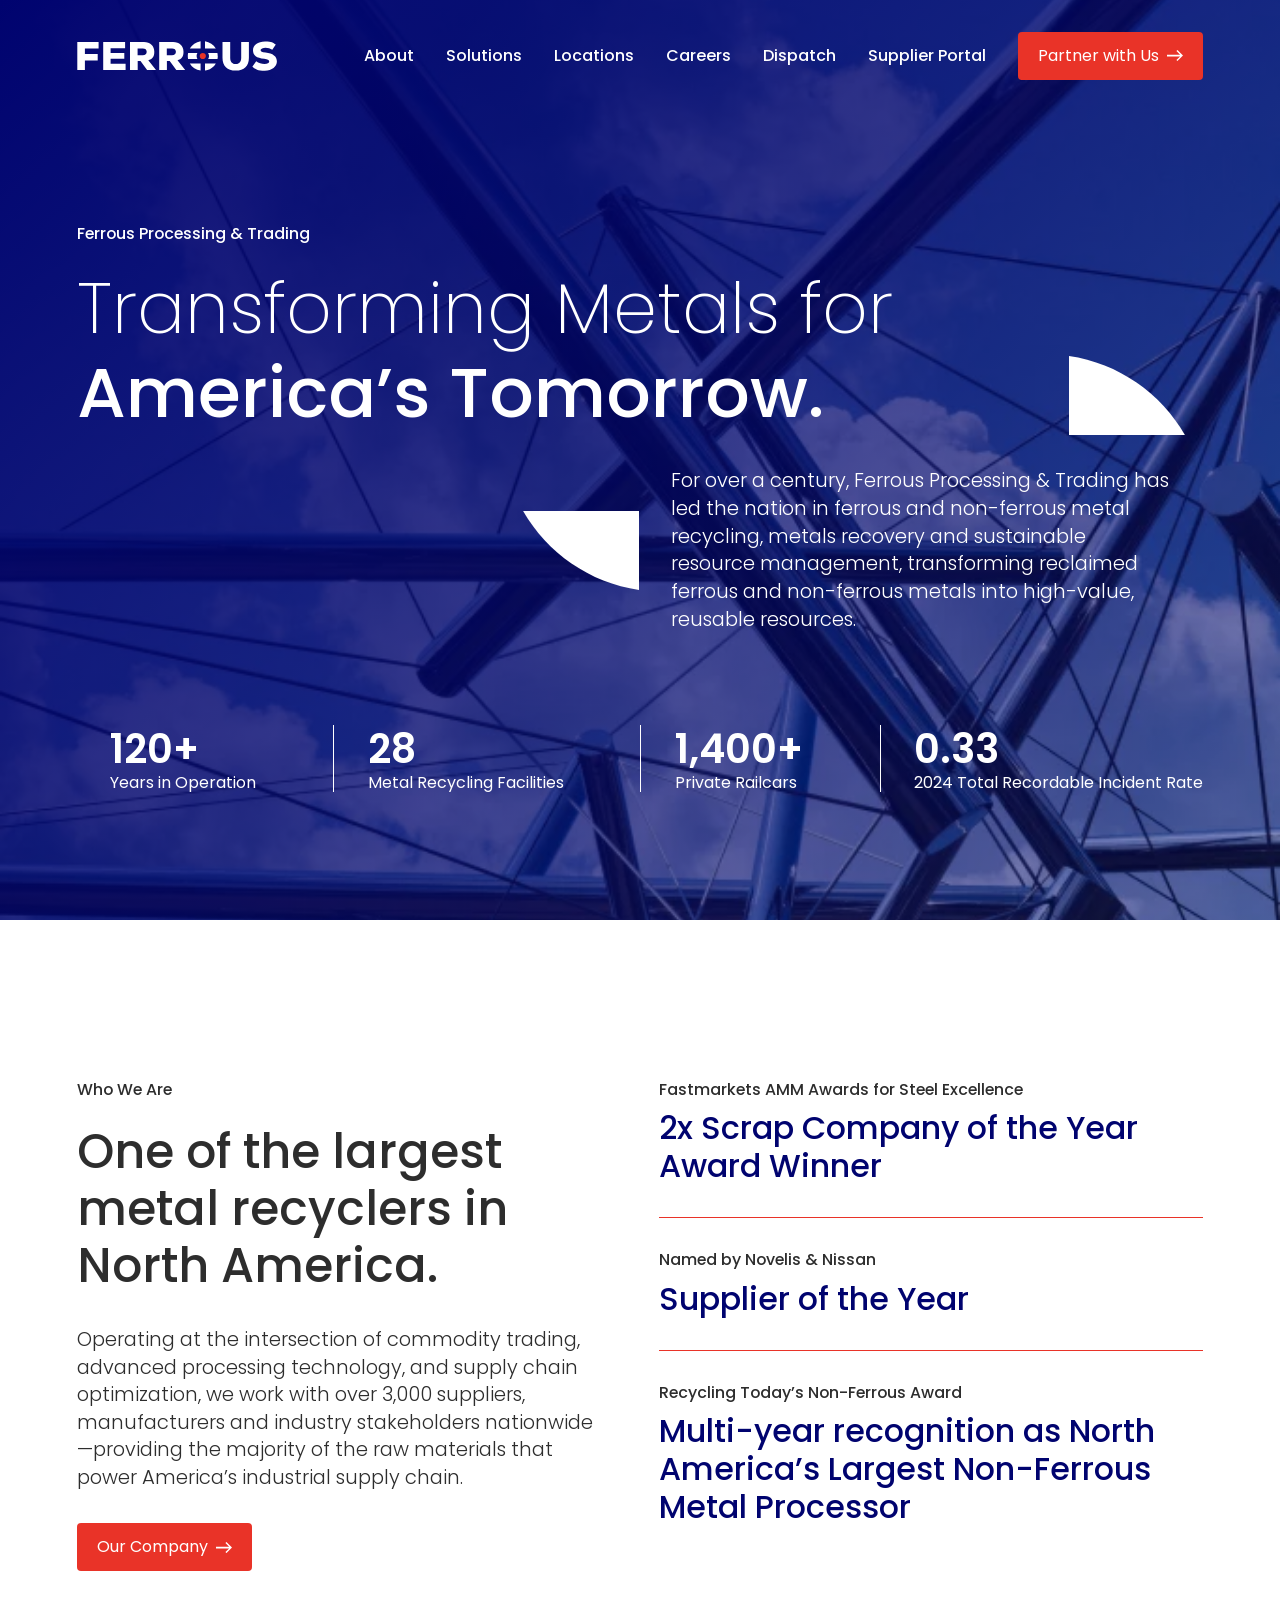
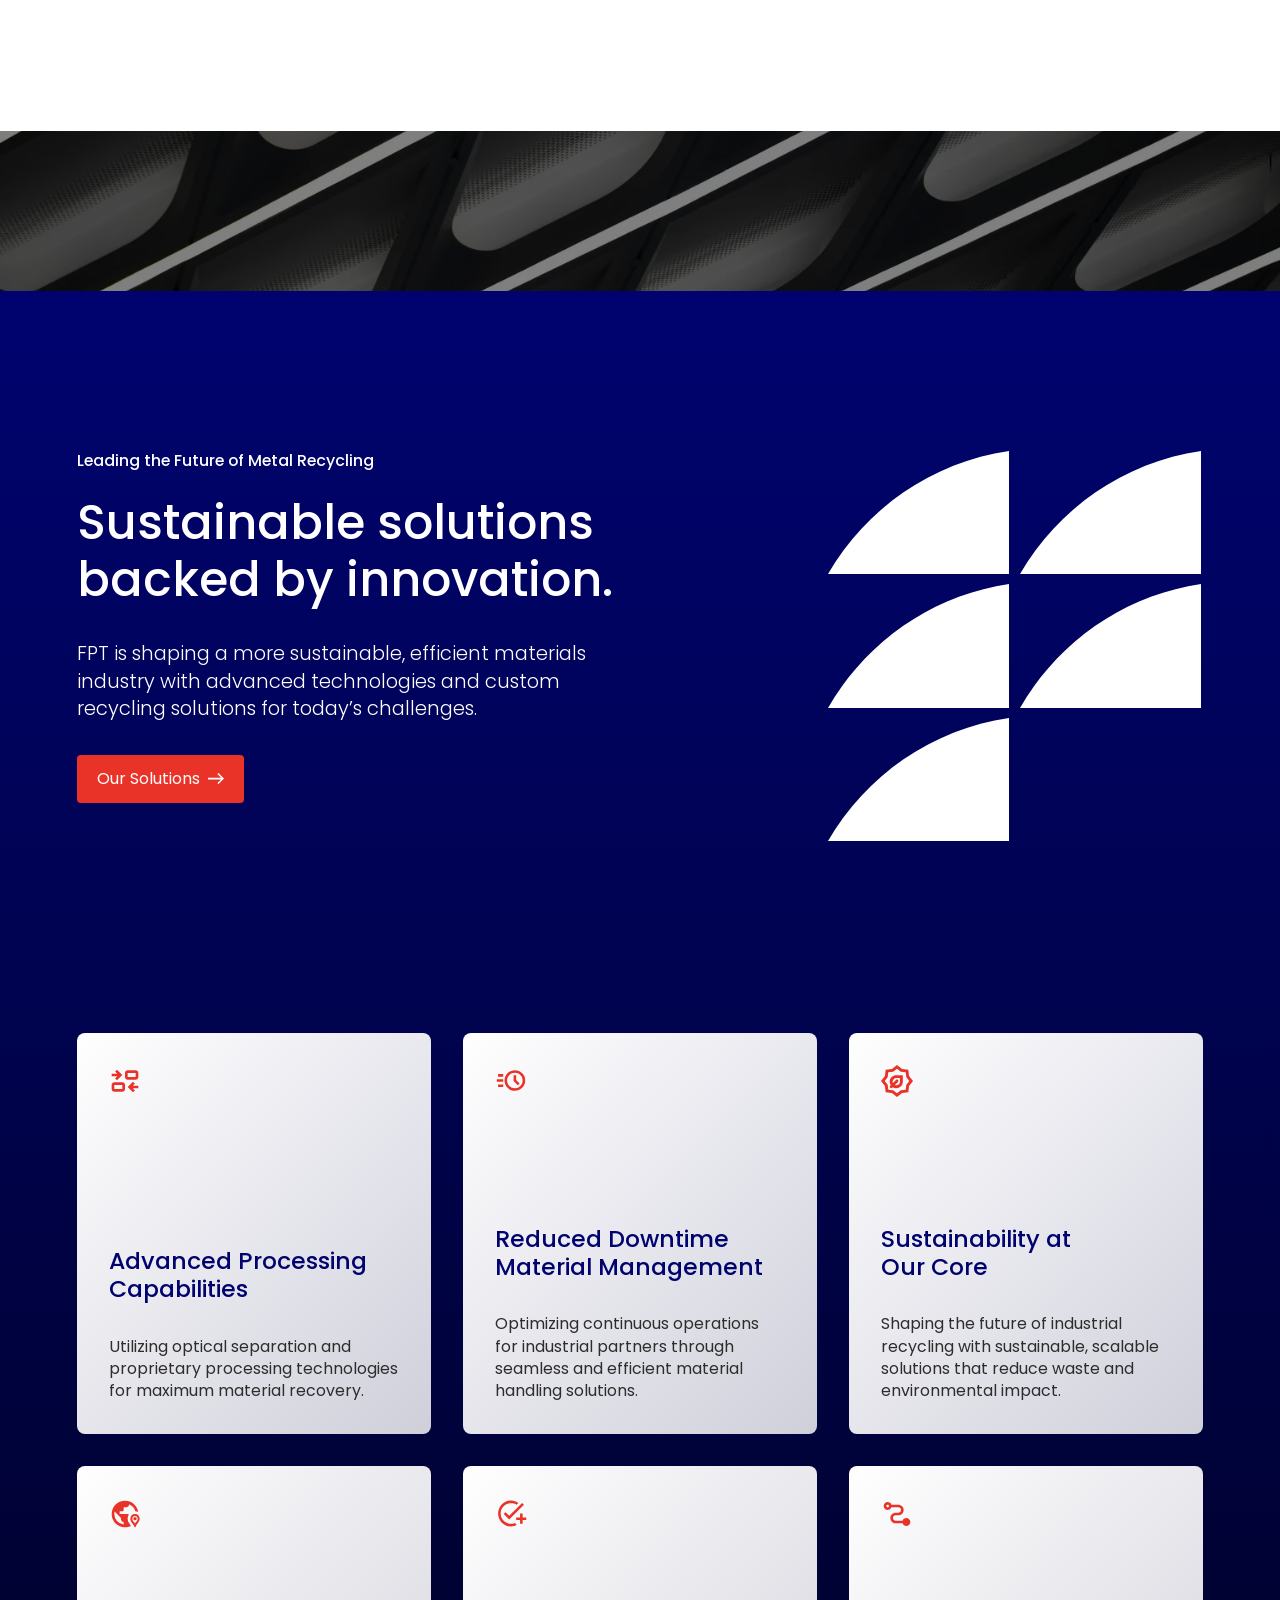
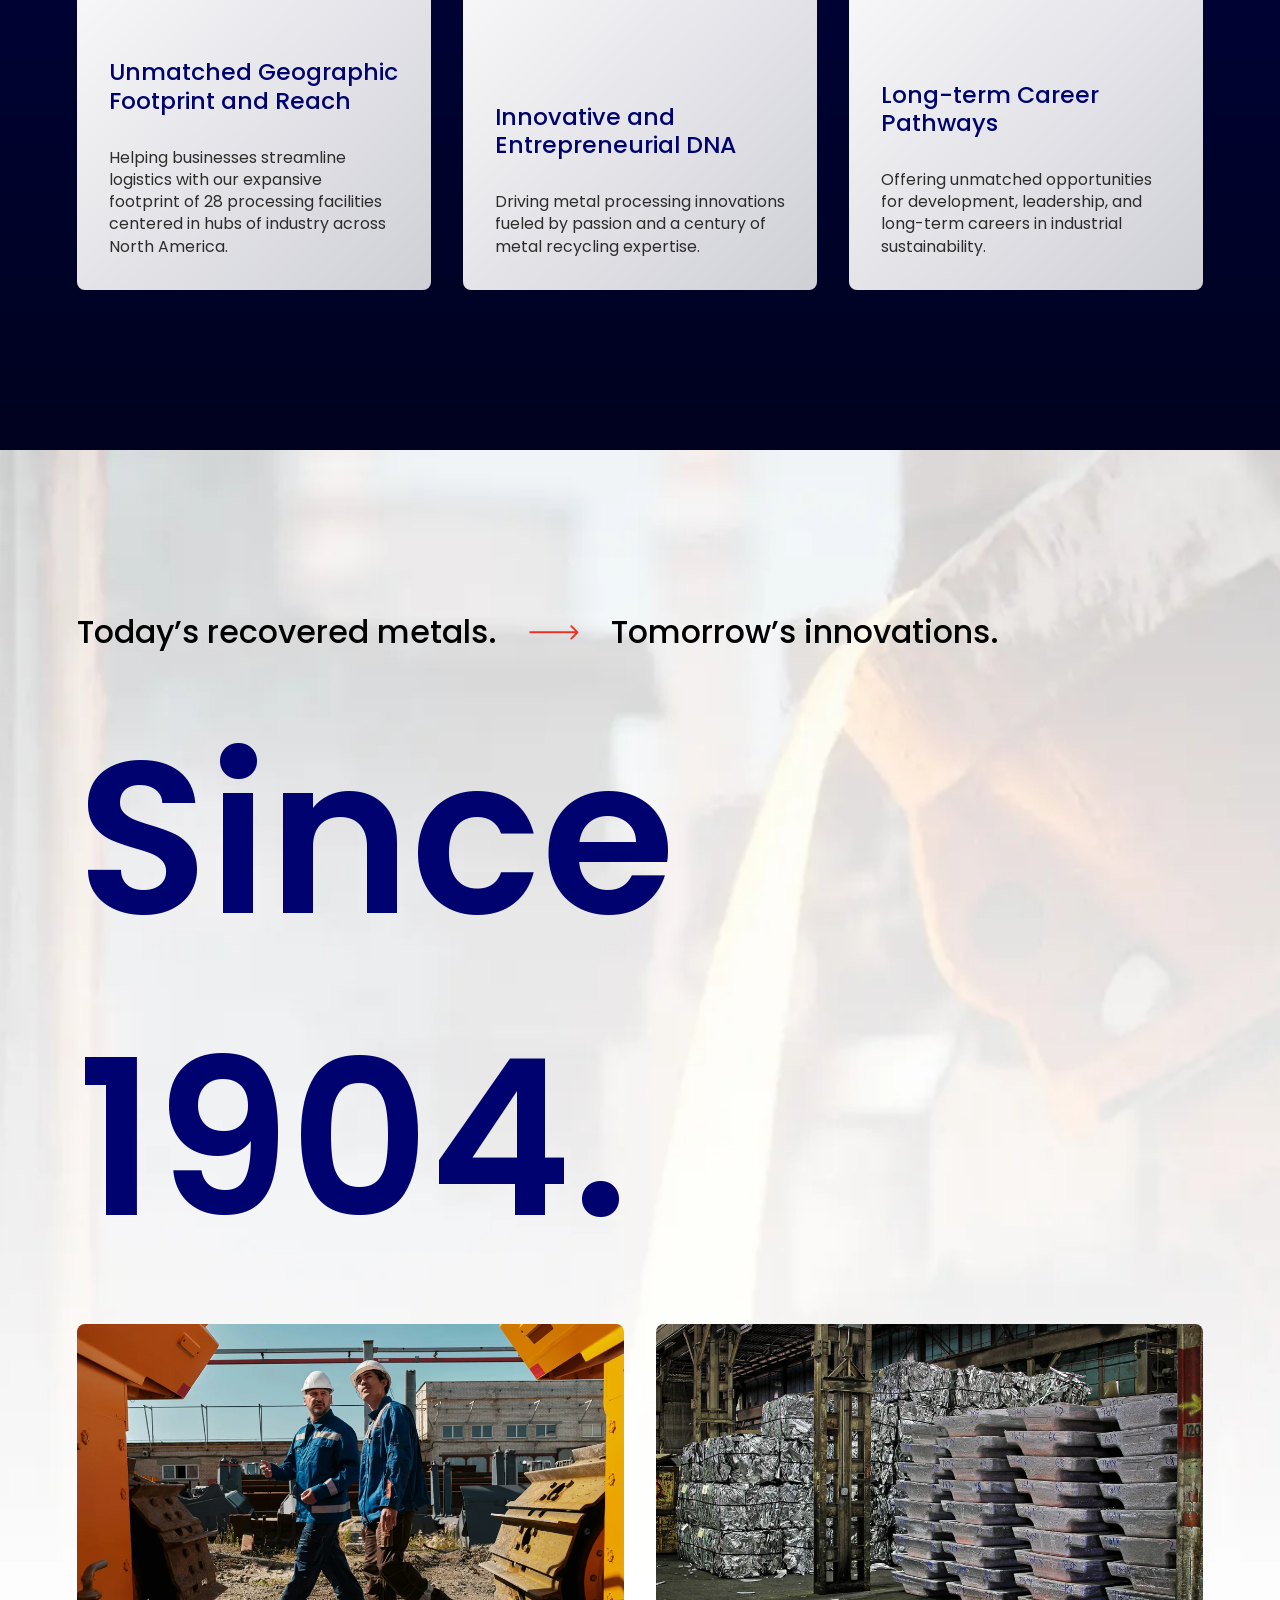
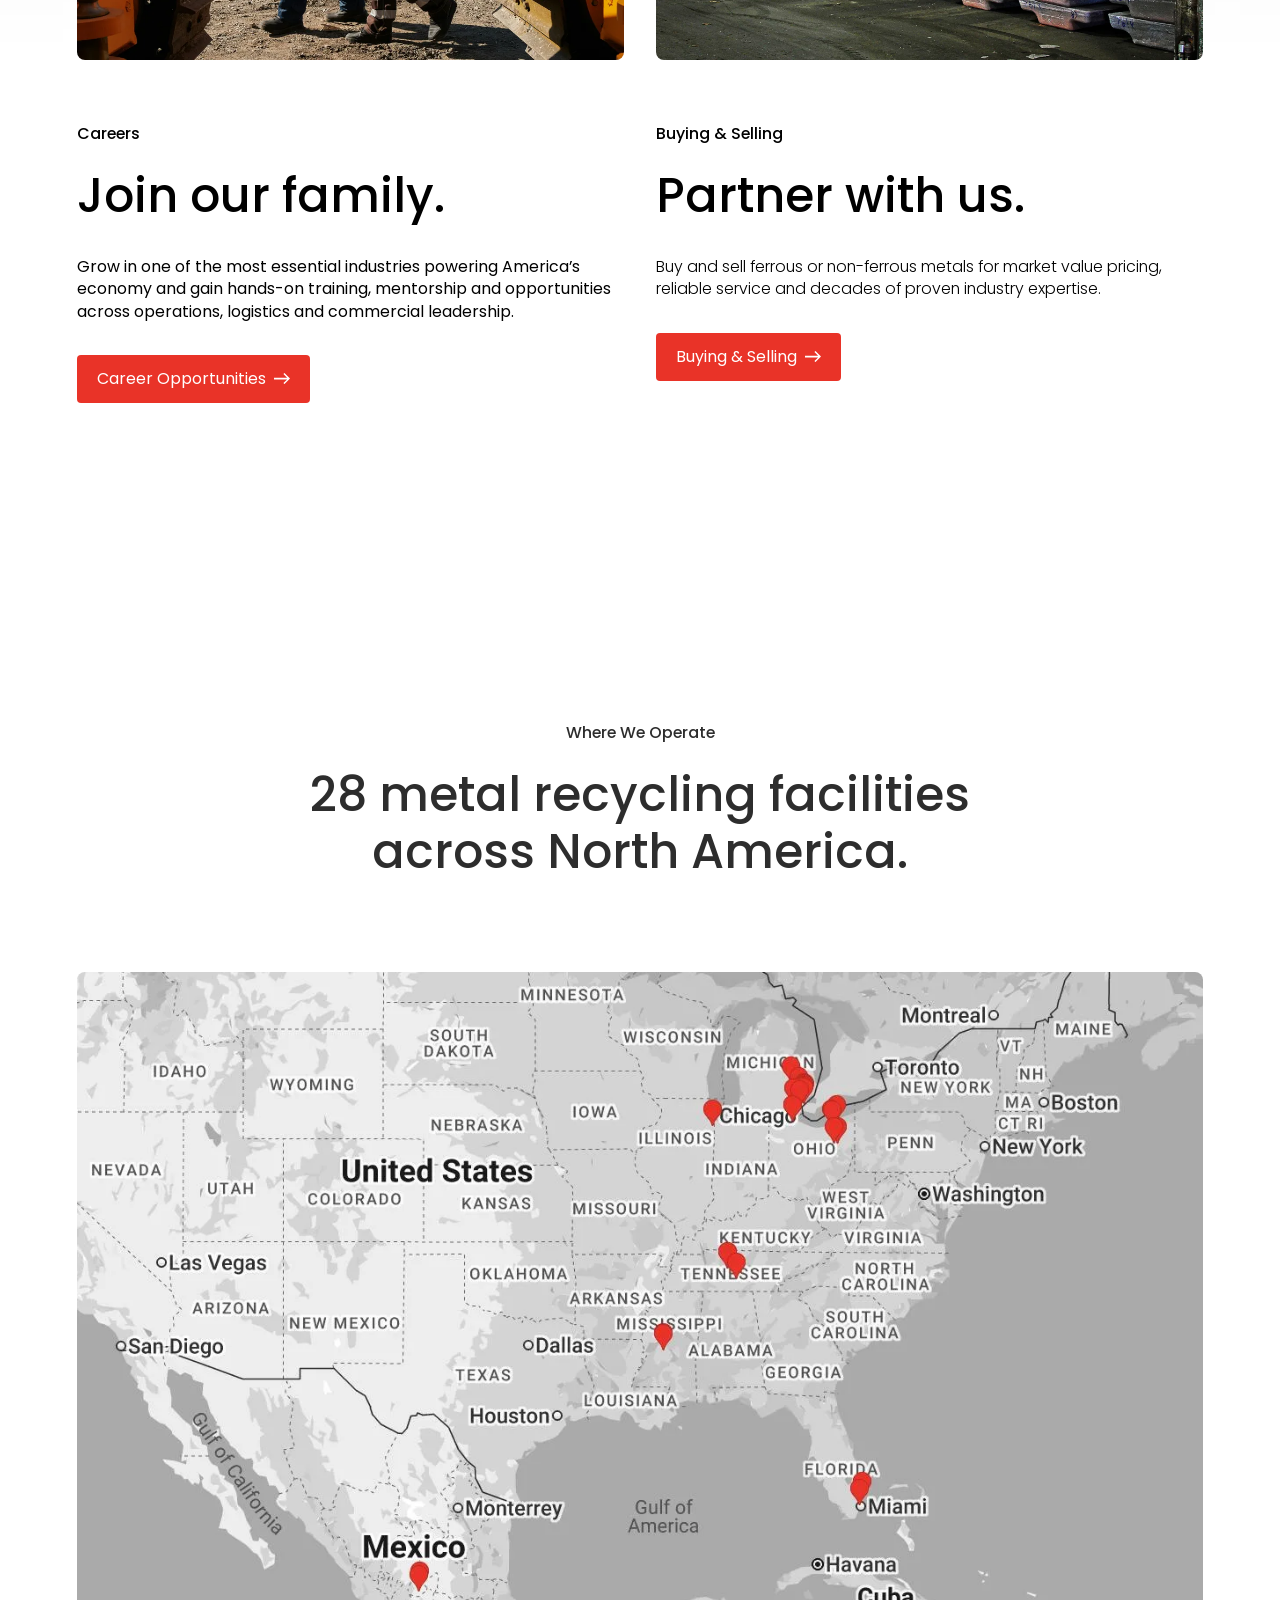
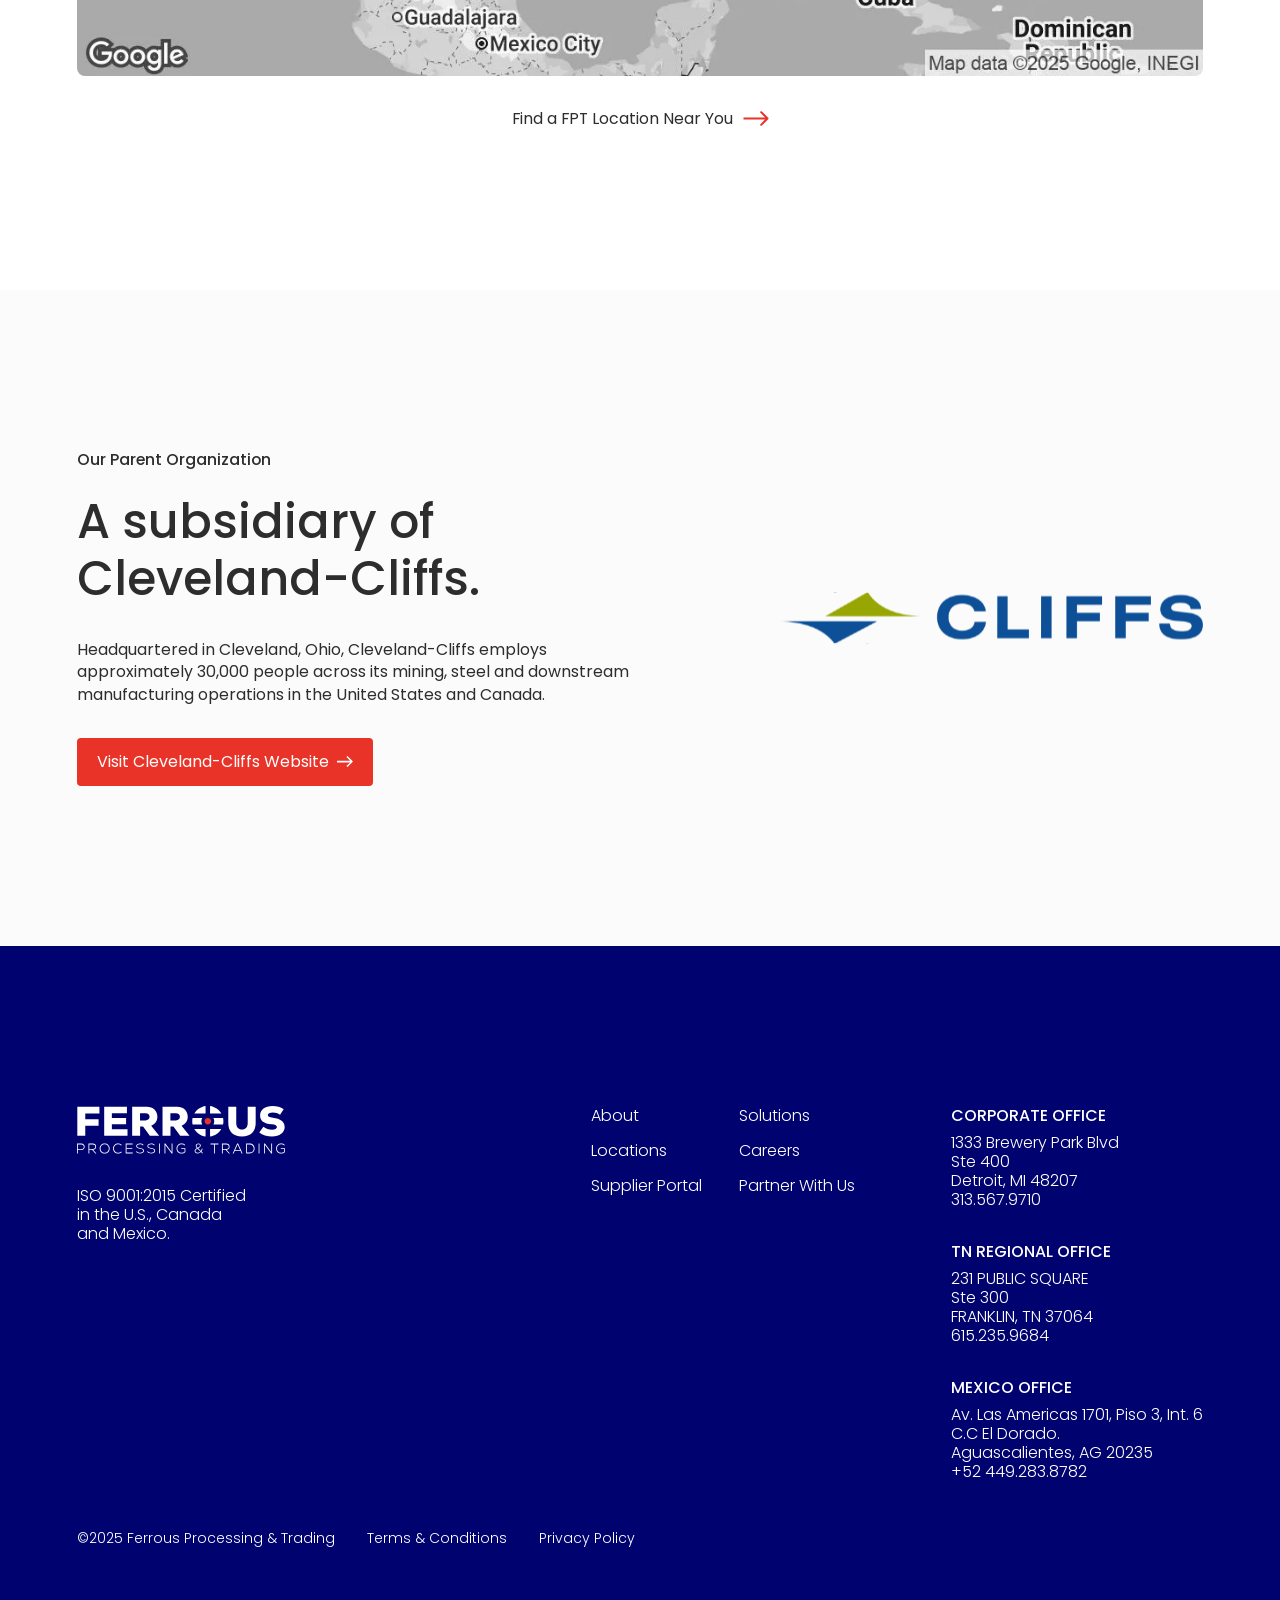
<file: index.html>
<!DOCTYPE html>
<html lang="en-US">
<head>
	<meta charset="UTF-8">
	<meta name="viewport" content="width=device-width, initial-scale=1">
<meta name="robots" content="max-image-preview:large">
	<style>img:is([sizes="auto" i], [sizes^="auto," i]) { contain-intrinsic-size: 3000px 1500px }</style>
	<title>Ferrous Processing &amp; Trading</title>
<link rel="stylesheet" id="boldblocks-svg-block-style-css" href="/wp-content/plugins/svg-block/build/style-index.css" media="all">
<style id="wp-block-group-inline-css">
.wp-block-group{box-sizing:border-box}:where(.wp-block-group.wp-block-group-is-layout-constrained){position:relative}
</style>
<style id="enable-linked-groups-block-styles-inline-css">
.wp-block-group.is-linked{position:relative}.wp-block-group.is-linked:not(.block-editor-block-list__block)>:nth-child(2){margin-block-start:0}.wp-block-group.is-linked a.wp-block-group__link{bottom:0;height:100%;left:0;position:absolute;text-decoration:none!important;width:100%;z-index:3}.wp-block-group.is-linked .wp-block-button,.wp-block-group.is-linked a{position:relative;z-index:4}

</style>
<style id="wp-block-navigation-link-inline-css">
.wp-block-navigation .wp-block-navigation-item__label{overflow-wrap:break-word}.wp-block-navigation .wp-block-navigation-item__description{display:none}.link-ui-tools{border-top:1px solid #f0f0f0;padding:8px}.link-ui-block-inserter{padding-top:8px}.link-ui-block-inserter__back{margin-left:8px;text-transform:uppercase}
</style>
<style id="wp-block-button-inline-css">
.wp-block-button__link{align-content:center;box-sizing:border-box;cursor:pointer;display:inline-block;height:100%;text-align:center;word-break:break-word}.wp-block-button__link.aligncenter{text-align:center}.wp-block-button__link.alignright{text-align:right}:where(.wp-block-button__link){border-radius:9999px;box-shadow:none;padding:calc(.667em + 2px) calc(1.333em + 2px);text-decoration:none}.wp-block-button[style*=text-decoration] .wp-block-button__link{text-decoration:inherit}.wp-block-buttons>.wp-block-button.has-custom-width{max-width:none}.wp-block-buttons>.wp-block-button.has-custom-width .wp-block-button__link{width:100%}.wp-block-buttons>.wp-block-button.has-custom-font-size .wp-block-button__link{font-size:inherit}.wp-block-buttons>.wp-block-button.wp-block-button__width-25{width:calc(25% - var(--wp--style--block-gap, .5em)*.75)}.wp-block-buttons>.wp-block-button.wp-block-button__width-50{width:calc(50% - var(--wp--style--block-gap, .5em)*.5)}.wp-block-buttons>.wp-block-button.wp-block-button__width-75{width:calc(75% - var(--wp--style--block-gap, .5em)*.25)}.wp-block-buttons>.wp-block-button.wp-block-button__width-100{flex-basis:100%;width:100%}.wp-block-buttons.is-vertical>.wp-block-button.wp-block-button__width-25{width:25%}.wp-block-buttons.is-vertical>.wp-block-button.wp-block-button__width-50{width:50%}.wp-block-buttons.is-vertical>.wp-block-button.wp-block-button__width-75{width:75%}.wp-block-button.is-style-squared,.wp-block-button__link.wp-block-button.is-style-squared{border-radius:0}.wp-block-button.no-border-radius,.wp-block-button__link.no-border-radius{border-radius:0!important}:root :where(.wp-block-button .wp-block-button__link.is-style-outline),:root :where(.wp-block-button.is-style-outline>.wp-block-button__link){border:2px solid;padding:.667em 1.333em}:root :where(.wp-block-button .wp-block-button__link.is-style-outline:not(.has-text-color)),:root :where(.wp-block-button.is-style-outline>.wp-block-button__link:not(.has-text-color)){color:currentColor}:root :where(.wp-block-button .wp-block-button__link.is-style-outline:not(.has-background)),:root :where(.wp-block-button.is-style-outline>.wp-block-button__link:not(.has-background)){background-color:initial;background-image:none}
</style>
<style id="enable-button-icons-block-styles-inline-css">
.wp-block-button[class*=has-icon__] .wp-block-button__link{align-items:center;display:flex;gap:.5em}.wp-block-button[class*=has-icon__] .wp-block-button__link span{line-height:0}.wp-block-button[class*=has-icon__] .wp-block-button__link svg{color:currentColor;fill:currentColor}.wp-block-button[class*=has-icon__] .wp-block-button__link.has-text-align-center{justify-content:center}.wp-block-button[class*=has-icon__] .wp-block-button__link.has-text-align-right{justify-content:flex-end}.wp-block-button[class*=has-icon__] .wp-block-button__link.has-text-align-left{justify-content:flex-start}.wp-block-button[class*=has-icon__].has-justified-space-between .wp-block-button__link{justify-content:space-between}.wp-block-button[class*=has-icon__].has-icon__arrow-left svg,.wp-block-button[class*=has-icon__].has-icon__arrow-right svg,.wp-block-button[class*=has-icon__].has-icon__cloud svg,.wp-block-button[class*=has-icon__].has-icon__cloud-upload svg{height:.7em;width:1em}.wp-block-button[class*=has-icon__].has-icon__chevron-left svg,.wp-block-button[class*=has-icon__].has-icon__chevron-right svg{height:.8em;width:.45em}.wp-block-button[class*=has-icon__].has-icon__chevron-left-small svg,.wp-block-button[class*=has-icon__].has-icon__chevron-right-small svg{height:.5em;width:.3em}.wp-block-button[class*=has-icon__].has-icon__comment-author-avatar svg,.wp-block-button[class*=has-icon__].has-icon__help svg,.wp-block-button[class*=has-icon__].has-icon__info svg{height:.9em;width:.9em}.wp-block-button[class*=has-icon__].has-icon__download svg{height:.8em;width:.75em}.wp-block-button[class*=has-icon__].has-icon__external svg{height:.7em;width:.7em}.wp-block-button[class*=has-icon__].has-icon__external-arrow svg{height:.6em;width:.6em}.wp-block-button[class*=has-icon__].has-icon__lock-outline svg{height:.9em;width:.64em}.wp-block-button[class*=has-icon__].has-icon__login svg{height:.8em;width:.8em}.wp-block-button[class*=has-icon__].has-icon__next svg,.wp-block-button[class*=has-icon__].has-icon__previous svg{height:.75em;width:.775em}.wp-block-button[class*=has-icon__].has-icon__shuffle svg,.wp-block-button[class*=has-icon__].has-icon__wordpress svg{height:.9em;width:.9em}

</style>
<style id="wp-block-buttons-inline-css">
.wp-block-buttons{box-sizing:border-box}.wp-block-buttons.is-vertical{flex-direction:column}.wp-block-buttons.is-vertical>.wp-block-button:last-child{margin-bottom:0}.wp-block-buttons>.wp-block-button{display:inline-block;margin:0}.wp-block-buttons.is-content-justification-left{justify-content:flex-start}.wp-block-buttons.is-content-justification-left.is-vertical{align-items:flex-start}.wp-block-buttons.is-content-justification-center{justify-content:center}.wp-block-buttons.is-content-justification-center.is-vertical{align-items:center}.wp-block-buttons.is-content-justification-right{justify-content:flex-end}.wp-block-buttons.is-content-justification-right.is-vertical{align-items:flex-end}.wp-block-buttons.is-content-justification-space-between{justify-content:space-between}.wp-block-buttons.aligncenter{text-align:center}.wp-block-buttons:not(.is-content-justification-space-between,.is-content-justification-right,.is-content-justification-left,.is-content-justification-center) .wp-block-button.aligncenter{margin-left:auto;margin-right:auto;width:100%}.wp-block-buttons[style*=text-decoration] .wp-block-button,.wp-block-buttons[style*=text-decoration] .wp-block-button__link{text-decoration:inherit}.wp-block-buttons.has-custom-font-size .wp-block-button__link{font-size:inherit}.wp-block-buttons .wp-block-button__link{width:100%}.wp-block-button.aligncenter{text-align:center}
</style>
<link rel="stylesheet" id="wp-block-navigation-css" href="/wp-content/plugins/gutenberg/build/block-library/blocks/navigation/style.css" media="all">
<style id="fpt-spacer-style-inline-css">
.spacer-block {
    display: block;
    height: 2rem;
    margin-block-start: 2rem;
    margin-block-end: 2rem;
}
.spacer-block.is-style-spacer-short {
    margin-block-start: 4rem;
    margin-block-end: 4rem;
}
.spacer-block.is-style-spacer-tall {
    margin-block-start: 8rem;
    margin-block-end: 8rem;
}

.block-editor-block-list__block
.block-editor-block-list__block.is-style-spacer-tall.wp-block-fpt-spacer {
    margin-block: 0;
    padding-block: 0;
}
</style>
<style id="wp-block-paragraph-inline-css">
.is-small-text{font-size:.875em}.is-regular-text{font-size:1em}.is-large-text{font-size:2.25em}.is-larger-text{font-size:3em}.has-drop-cap:not(:focus):first-letter{float:left;font-size:8.4em;font-style:normal;font-weight:100;line-height:.68;margin:.05em .1em 0 0;text-transform:uppercase}body.rtl .has-drop-cap:not(:focus):first-letter{float:none;margin-left:.1em}p.has-drop-cap.has-background{overflow:hidden}:root :where(p.has-background){padding:1.25em 2.375em}:where(p.has-text-color:not(.has-link-color)) a{color:inherit}p.has-text-align-left[style*="writing-mode:vertical-lr"],p.has-text-align-right[style*="writing-mode:vertical-rl"]{rotate:180deg}
</style>
<style id="wp-block-heading-inline-css">
h1.has-background,h2.has-background,h3.has-background,h4.has-background,h5.has-background,h6.has-background{padding:1.25em 2.375em}h1.has-text-align-left[style*=writing-mode]:where([style*=vertical-lr]),h1.has-text-align-right[style*=writing-mode]:where([style*=vertical-rl]),h2.has-text-align-left[style*=writing-mode]:where([style*=vertical-lr]),h2.has-text-align-right[style*=writing-mode]:where([style*=vertical-rl]),h3.has-text-align-left[style*=writing-mode]:where([style*=vertical-lr]),h3.has-text-align-right[style*=writing-mode]:where([style*=vertical-rl]),h4.has-text-align-left[style*=writing-mode]:where([style*=vertical-lr]),h4.has-text-align-right[style*=writing-mode]:where([style*=vertical-rl]),h5.has-text-align-left[style*=writing-mode]:where([style*=vertical-lr]),h5.has-text-align-right[style*=writing-mode]:where([style*=vertical-rl]),h6.has-text-align-left[style*=writing-mode]:where([style*=vertical-lr]),h6.has-text-align-right[style*=writing-mode]:where([style*=vertical-rl]){rotate:180deg}
</style>
<style id="outermost-icon-block-style-inline-css">
.wp-block-outermost-icon-block{display:flex;line-height:0}.wp-block-outermost-icon-block.has-border-color{border:none}.wp-block-outermost-icon-block .has-icon-color svg,.wp-block-outermost-icon-block.has-icon-color svg{color:currentColor}.wp-block-outermost-icon-block .has-icon-color:not(.has-no-icon-fill-color) svg,.wp-block-outermost-icon-block.has-icon-color:not(.has-no-icon-fill-color) svg{fill:currentColor}.wp-block-outermost-icon-block .icon-container{box-sizing:border-box}.wp-block-outermost-icon-block a,.wp-block-outermost-icon-block svg{height:100%;transition:transform .1s ease-in-out;width:100%}.wp-block-outermost-icon-block a:hover{transform:scale(1.1)}.wp-block-outermost-icon-block svg{transform:rotate(var(--outermost--icon-block--transform-rotate,0deg)) scaleX(var(--outermost--icon-block--transform-scale-x,1)) scaleY(var(--outermost--icon-block--transform-scale-y,1))}.wp-block-outermost-icon-block .rotate-90,.wp-block-outermost-icon-block.rotate-90{--outermost--icon-block--transform-rotate:90deg}.wp-block-outermost-icon-block .rotate-180,.wp-block-outermost-icon-block.rotate-180{--outermost--icon-block--transform-rotate:180deg}.wp-block-outermost-icon-block .rotate-270,.wp-block-outermost-icon-block.rotate-270{--outermost--icon-block--transform-rotate:270deg}.wp-block-outermost-icon-block .flip-horizontal,.wp-block-outermost-icon-block.flip-horizontal{--outermost--icon-block--transform-scale-x:-1}.wp-block-outermost-icon-block .flip-vertical,.wp-block-outermost-icon-block.flip-vertical{--outermost--icon-block--transform-scale-y:-1}.wp-block-outermost-icon-block .flip-vertical.flip-horizontal,.wp-block-outermost-icon-block.flip-vertical.flip-horizontal{--outermost--icon-block--transform-scale-x:-1;--outermost--icon-block--transform-scale-y:-1}

</style>
<link rel="stylesheet" id="wp-block-cover-css" href="/wp-content/plugins/gutenberg/build/block-library/blocks/cover/style.css" media="all">
<style id="wp-block-separator-inline-css">
@charset "UTF-8";.wp-block-separator{border:none;border-top:2px solid}:root :where(.wp-block-separator.is-style-dots){height:auto;line-height:1;text-align:center}:root :where(.wp-block-separator.is-style-dots):before{color:currentColor;content:"&middot;&middot;&middot;";font-family:serif;font-size:1.5em;letter-spacing:2em;padding-left:2em}.wp-block-separator.is-style-dots{background:none!important;border:none!important}
</style>
<link rel="stylesheet" id="wp-block-image-css" href="/wp-content/plugins/gutenberg/build/block-library/blocks/image/style.css" media="all">
<style id="wp-block-spacer-inline-css">
.wp-block-spacer{clear:both}
</style>
<style id="wp-block-post-content-inline-css">
.wp-block-post-content{display:flow-root}
</style>
<style id="wp-block-library-inline-css">
:root{--wp-block-synced-color:#7a00df;--wp-block-synced-color--rgb:122,0,223;--wp-bound-block-color:var(--wp-block-synced-color);--wp-admin-theme-color:#007cba;--wp-admin-theme-color--rgb:0,124,186;--wp-admin-theme-color-darker-10:#006ba1;--wp-admin-theme-color-darker-10--rgb:0,107,161;--wp-admin-theme-color-darker-20:#005a87;--wp-admin-theme-color-darker-20--rgb:0,90,135;--wp-admin-border-width-focus:2px}@media (min-resolution:192dpi){:root{--wp-admin-border-width-focus:1.5px}}.wp-element-button{cursor:pointer}:root{--wp--preset--font-size--normal:16px;--wp--preset--font-size--huge:42px}:root .has-very-light-gray-background-color{background-color:#eee}:root .has-very-dark-gray-background-color{background-color:#313131}:root .has-very-light-gray-color{color:#eee}:root .has-very-dark-gray-color{color:#313131}:root .has-vivid-green-cyan-to-vivid-cyan-blue-gradient-background{background:linear-gradient(135deg,#00d084,#0693e3)}:root .has-purple-crush-gradient-background{background:linear-gradient(135deg,#34e2e4,#4721fb 50%,#ab1dfe)}:root .has-hazy-dawn-gradient-background{background:linear-gradient(135deg,#faaca8,#dad0ec)}:root .has-subdued-olive-gradient-background{background:linear-gradient(135deg,#fafae1,#67a671)}:root .has-atomic-cream-gradient-background{background:linear-gradient(135deg,#fdd79a,#004a59)}:root .has-nightshade-gradient-background{background:linear-gradient(135deg,#330968,#31cdcf)}:root .has-midnight-gradient-background{background:linear-gradient(135deg,#020381,#2874fc)}.has-regular-font-size{font-size:1em}.has-larger-font-size{font-size:2.625em}.has-normal-font-size{font-size:var(--wp--preset--font-size--normal)}.has-huge-font-size{font-size:var(--wp--preset--font-size--huge)}.has-text-align-center{text-align:center}.has-text-align-left{text-align:left}.has-text-align-right{text-align:right}#end-resizable-editor-section{display:none}.aligncenter{clear:both}.items-justified-left{justify-content:flex-start}.items-justified-center{justify-content:center}.items-justified-right{justify-content:flex-end}.items-justified-space-between{justify-content:space-between}.screen-reader-text{word-wrap:normal!important;border:0;clip-path:inset(50%);height:1px;margin:-1px;overflow:hidden;padding:0;position:absolute;width:1px}.screen-reader-text:focus{background-color:#ddd;clip-path:none;color:#444;display:block;font-size:1em;height:auto;left:5px;line-height:normal;padding:15px 23px 14px;text-decoration:none;top:5px;width:auto;z-index:100000}html :where(.has-border-color){border-style:solid}html :where([style*=border-top-color]){border-top-style:solid}html :where([style*=border-right-color]){border-right-style:solid}html :where([style*=border-bottom-color]){border-bottom-style:solid}html :where([style*=border-left-color]){border-left-style:solid}html :where([style*=border-width]){border-style:solid}html :where([style*=border-top-width]){border-top-style:solid}html :where([style*=border-right-width]){border-right-style:solid}html :where([style*=border-bottom-width]){border-bottom-style:solid}html :where([style*=border-left-width]){border-left-style:solid}html :where(img[class*=wp-image-]){height:auto;max-width:100%}:where(figure){margin:0 0 1em}html :where(.is-position-sticky){--wp-admin--admin-bar--position-offset:var(--wp-admin--admin-bar--height,0px)}@media screen and (max-width:600px){html :where(.is-position-sticky){--wp-admin--admin-bar--position-offset:0px}}
</style>
<style id="global-styles-inline-css">
:root{--wp--preset--aspect-ratio--square: 1;--wp--preset--aspect-ratio--4-3: 4/3;--wp--preset--aspect-ratio--3-4: 3/4;--wp--preset--aspect-ratio--3-2: 3/2;--wp--preset--aspect-ratio--2-3: 2/3;--wp--preset--aspect-ratio--16-9: 16/9;--wp--preset--aspect-ratio--9-16: 9/16;--wp--preset--color--black: #000000;--wp--preset--color--cyan-bluish-gray: #abb8c3;--wp--preset--color--white: #ffffff;--wp--preset--color--pale-pink: #f78da7;--wp--preset--color--vivid-red: #cf2e2e;--wp--preset--color--luminous-vivid-orange: #ff6900;--wp--preset--color--luminous-vivid-amber: #fcb900;--wp--preset--color--light-green-cyan: #7bdcb5;--wp--preset--color--vivid-green-cyan: #00d084;--wp--preset--color--pale-cyan-blue: #8ed1fc;--wp--preset--color--vivid-cyan-blue: #0693e3;--wp--preset--color--vivid-purple: #9b51e0;--wp--preset--color--base: #FFFFFF;--wp--preset--color--contrast: #2D2D2D;--wp--preset--color--ferrous-blue: #00036F;--wp--preset--color--ferrous-red: #E93328;--wp--preset--color--off-white: #FBFBFB;--wp--preset--gradient--vivid-cyan-blue-to-vivid-purple: linear-gradient(135deg,rgb(6,147,227) 0%,rgb(155,81,224) 100%);--wp--preset--gradient--light-green-cyan-to-vivid-green-cyan: linear-gradient(135deg,rgb(122,220,180) 0%,rgb(0,208,130) 100%);--wp--preset--gradient--luminous-vivid-amber-to-luminous-vivid-orange: linear-gradient(135deg,rgb(252,185,0) 0%,rgb(255,105,0) 100%);--wp--preset--gradient--luminous-vivid-orange-to-vivid-red: linear-gradient(135deg,rgb(255,105,0) 0%,rgb(207,46,46) 100%);--wp--preset--gradient--very-light-gray-to-cyan-bluish-gray: linear-gradient(135deg,rgb(238,238,238) 0%,rgb(169,184,195) 100%);--wp--preset--gradient--cool-to-warm-spectrum: linear-gradient(135deg,rgb(74,234,220) 0%,rgb(151,120,209) 20%,rgb(207,42,186) 40%,rgb(238,44,130) 60%,rgb(251,105,98) 80%,rgb(254,248,76) 100%);--wp--preset--gradient--blush-light-purple: linear-gradient(135deg,rgb(255,206,236) 0%,rgb(152,150,240) 100%);--wp--preset--gradient--blush-bordeaux: linear-gradient(135deg,rgb(254,205,165) 0%,rgb(254,45,45) 50%,rgb(107,0,62) 100%);--wp--preset--gradient--luminous-dusk: linear-gradient(135deg,rgb(255,203,112) 0%,rgb(199,81,192) 50%,rgb(65,88,208) 100%);--wp--preset--gradient--pale-ocean: linear-gradient(135deg,rgb(255,245,203) 0%,rgb(182,227,212) 50%,rgb(51,167,181) 100%);--wp--preset--gradient--electric-grass: linear-gradient(135deg,rgb(202,248,128) 0%,rgb(113,206,126) 100%);--wp--preset--gradient--midnight: linear-gradient(135deg,rgb(2,3,129) 0%,rgb(40,116,252) 100%);--wp--preset--font-size--small: 1rem;--wp--preset--font-size--medium: clamp(1rem, 1rem + ((1vw - 0.2rem) * 0.392), 1.25rem);--wp--preset--font-size--large: clamp(1.25rem, 1.25rem + ((1vw - 0.2rem) * 0.392), 1.5rem);--wp--preset--font-size--x-large: clamp(1.75rem, 1.75rem + ((1vw - 0.2rem) * 0.392), 2rem);--wp--preset--font-size--tiny: 0.625rem;--wp--preset--font-size--x-small: 0.875rem;--wp--preset--font-size--xx-large: clamp(2.5rem, 2.5rem + ((1vw - 0.2rem) * 0.784), 3rem);--wp--preset--font-size--xxx-large: clamp(2.5rem, 2.5rem + ((1vw - 0.2rem) * 3.137), 4.5rem);--wp--preset--font-size--big-marquee: clamp(5rem, 5rem + ((1vw - 0.2rem) * 14.118), 14rem);--wp--preset--font-family--poppins: "Poppins", sans-serif;--wp--preset--spacing--20: 0.625rem;--wp--preset--spacing--30: 1rem;--wp--preset--spacing--40: 2rem;--wp--preset--spacing--50: 3rem;--wp--preset--spacing--60: 6rem;--wp--preset--spacing--70: 8rem;--wp--preset--spacing--80: 10rem;--wp--preset--shadow--natural: 6px 6px 9px rgba(0, 0, 0, 0.2);--wp--preset--shadow--deep: 12px 12px 50px rgba(0, 0, 0, 0.4);--wp--preset--shadow--sharp: 6px 6px 0px rgba(0, 0, 0, 0.2);--wp--preset--shadow--outlined: 6px 6px 0px -3px rgb(255, 255, 255), 6px 6px rgb(0, 0, 0);--wp--preset--shadow--crisp: 6px 6px 0px rgb(0, 0, 0);}:root { --wp--style--global--content-size: 960px;--wp--style--global--wide-size: 1340px; }:where(body) { margin: 0; }.wp-site-blocks { padding-top: var(--wp--style--root--padding-top); padding-bottom: var(--wp--style--root--padding-bottom); }.has-global-padding { padding-right: var(--wp--style--root--padding-right); padding-left: var(--wp--style--root--padding-left); }.has-global-padding > .alignfull { margin-right: calc(var(--wp--style--root--padding-right) * -1); margin-left: calc(var(--wp--style--root--padding-left) * -1); }.has-global-padding :where(:not(.alignfull.is-layout-flow) > .has-global-padding:not(.wp-block-block, .alignfull)) { padding-right: 0; padding-left: 0; }.has-global-padding :where(:not(.alignfull.is-layout-flow) > .has-global-padding:not(.wp-block-block, .alignfull)) > .alignfull { margin-left: 0; margin-right: 0; }.wp-site-blocks > .alignleft { float: left; margin-right: 2em; }.wp-site-blocks > .alignright { float: right; margin-left: 2em; }.wp-site-blocks > .aligncenter { justify-content: center; margin-left: auto; margin-right: auto; }:where(.wp-site-blocks) > * { margin-block-start: 2rem; margin-block-end: 0; }:where(.wp-site-blocks) > :first-child { margin-block-start: 0; }:where(.wp-site-blocks) > :last-child { margin-block-end: 0; }:root { --wp--style--block-gap: 2rem; }:root :where(.is-layout-flow) > :first-child{margin-block-start: 0;}:root :where(.is-layout-flow) > :last-child{margin-block-end: 0;}:root :where(.is-layout-flow) > *{margin-block-start: 2rem;margin-block-end: 0;}:root :where(.is-layout-constrained) > :first-child{margin-block-start: 0;}:root :where(.is-layout-constrained) > :last-child{margin-block-end: 0;}:root :where(.is-layout-constrained) > *{margin-block-start: 2rem;margin-block-end: 0;}:root :where(.is-layout-flex){gap: 2rem;}:root :where(.is-layout-grid){gap: 2rem;}.is-layout-flow > .alignleft{float: left;margin-inline-start: 0;margin-inline-end: 2em;}.is-layout-flow > .alignright{float: right;margin-inline-start: 2em;margin-inline-end: 0;}.is-layout-flow > .aligncenter{margin-left: auto !important;margin-right: auto !important;}.is-layout-constrained > .alignleft{float: left;margin-inline-start: 0;margin-inline-end: 2em;}.is-layout-constrained > .alignright{float: right;margin-inline-start: 2em;margin-inline-end: 0;}.is-layout-constrained > .aligncenter{margin-left: auto !important;margin-right: auto !important;}.is-layout-constrained > :where(:not(.alignleft):not(.alignright):not(.alignfull)){max-width: var(--wp--style--global--content-size);margin-left: auto !important;margin-right: auto !important;}.is-layout-constrained > .alignwide{max-width: var(--wp--style--global--wide-size);}body .is-layout-flex{display: flex;}.is-layout-flex{flex-wrap: wrap;align-items: center;}.is-layout-flex > :is(*, div){margin: 0;}body .is-layout-grid{display: grid;}.is-layout-grid > :is(*, div){margin: 0;}body{background-color: var(--wp--preset--color--base);color: var(--wp--preset--color--contrast);font-family: var(--wp--preset--font-family--poppins);font-size: var(--wp--preset--font-size--medium);font-style: normal;font-weight: 300;letter-spacing: 0px;line-height: 1.4;--wp--style--root--padding-top: 0px;--wp--style--root--padding-right: 6vw;--wp--style--root--padding-bottom: 0px;--wp--style--root--padding-left: 6vw;}a:where(:not(.wp-element-button)){color: currentColor;text-decoration: underline;}:root :where(a:where(:not(.wp-element-button)):hover){text-decoration: none;}h1, h2, h3, h4, h5, h6{font-style: normal;font-weight: 500;line-height: 1.2;}h1{font-size: var(--wp--preset--font-size--xxx-large);font-style: normal;font-weight: 500;line-height: 1.2;}h2{font-size: var(--wp--preset--font-size--xx-large);font-style: normal;font-weight: 500;line-height: 1.2;}h3{font-size: var(--wp--preset--font-size--x-large);font-style: normal;font-weight: 500;line-height: 1.2;}h4{font-size: var(--wp--preset--font-size--large);font-style: normal;font-weight: 500;line-height: 1.2;}h5{font-size: var(--wp--preset--font-size--medium);font-style: normal;font-weight: 500;line-height: 1.2;}h6{font-size: var(--wp--preset--font-size--small);font-style: normal;font-weight: 500;line-height: 1.2;text-transform: uppercase;}:root :where(.wp-element-button, .wp-block-button__link){background-color: var(--wp--preset--color--ferrous-red);border-radius: 0.25rem;border-width: 0;color: var(--wp--preset--color--white);font-family: inherit;font-size: var(--wp--preset--font-size--small);font-weight: 400;line-height: 1.5rem;padding-top: 0.75rem;padding-right: 1.25rem;padding-bottom: 0.75rem;padding-left: 1.25rem;text-decoration: none;}:root :where(.wp-element-button:hover, .wp-block-button__link:hover){background-color: color-mix(in srgb, var(--wp--preset--color--ferrous-red) 90%, black);border-color: transparent;color: var(--wp--preset--color--white);}:root :where(.wp-element-button:focus, .wp-block-button__link:focus){outline-color: var(--wp--preset--color--ferrous-red);outline-offset: 2px;}:root :where(.wp-element-caption, .wp-block-audio figcaption, .wp-block-embed figcaption, .wp-block-gallery figcaption, .wp-block-image figcaption, .wp-block-table figcaption, .wp-block-video figcaption){font-size: var(--wp--preset--font-size--small);line-height: 1.4;}.has-black-color{color: var(--wp--preset--color--black) !important;}.has-cyan-bluish-gray-color{color: var(--wp--preset--color--cyan-bluish-gray) !important;}.has-white-color{color: var(--wp--preset--color--white) !important;}.has-pale-pink-color{color: var(--wp--preset--color--pale-pink) !important;}.has-vivid-red-color{color: var(--wp--preset--color--vivid-red) !important;}.has-luminous-vivid-orange-color{color: var(--wp--preset--color--luminous-vivid-orange) !important;}.has-luminous-vivid-amber-color{color: var(--wp--preset--color--luminous-vivid-amber) !important;}.has-light-green-cyan-color{color: var(--wp--preset--color--light-green-cyan) !important;}.has-vivid-green-cyan-color{color: var(--wp--preset--color--vivid-green-cyan) !important;}.has-pale-cyan-blue-color{color: var(--wp--preset--color--pale-cyan-blue) !important;}.has-vivid-cyan-blue-color{color: var(--wp--preset--color--vivid-cyan-blue) !important;}.has-vivid-purple-color{color: var(--wp--preset--color--vivid-purple) !important;}.has-base-color{color: var(--wp--preset--color--base) !important;}.has-contrast-color{color: var(--wp--preset--color--contrast) !important;}.has-ferrous-blue-color{color: var(--wp--preset--color--ferrous-blue) !important;}.has-ferrous-red-color{color: var(--wp--preset--color--ferrous-red) !important;}.has-off-white-color{color: var(--wp--preset--color--off-white) !important;}.has-black-background-color{background-color: var(--wp--preset--color--black) !important;}.has-cyan-bluish-gray-background-color{background-color: var(--wp--preset--color--cyan-bluish-gray) !important;}.has-white-background-color{background-color: var(--wp--preset--color--white) !important;}.has-pale-pink-background-color{background-color: var(--wp--preset--color--pale-pink) !important;}.has-vivid-red-background-color{background-color: var(--wp--preset--color--vivid-red) !important;}.has-luminous-vivid-orange-background-color{background-color: var(--wp--preset--color--luminous-vivid-orange) !important;}.has-luminous-vivid-amber-background-color{background-color: var(--wp--preset--color--luminous-vivid-amber) !important;}.has-light-green-cyan-background-color{background-color: var(--wp--preset--color--light-green-cyan) !important;}.has-vivid-green-cyan-background-color{background-color: var(--wp--preset--color--vivid-green-cyan) !important;}.has-pale-cyan-blue-background-color{background-color: var(--wp--preset--color--pale-cyan-blue) !important;}.has-vivid-cyan-blue-background-color{background-color: var(--wp--preset--color--vivid-cyan-blue) !important;}.has-vivid-purple-background-color{background-color: var(--wp--preset--color--vivid-purple) !important;}.has-base-background-color{background-color: var(--wp--preset--color--base) !important;}.has-contrast-background-color{background-color: var(--wp--preset--color--contrast) !important;}.has-ferrous-blue-background-color{background-color: var(--wp--preset--color--ferrous-blue) !important;}.has-ferrous-red-background-color{background-color: var(--wp--preset--color--ferrous-red) !important;}.has-off-white-background-color{background-color: var(--wp--preset--color--off-white) !important;}.has-black-border-color{border-color: var(--wp--preset--color--black) !important;}.has-cyan-bluish-gray-border-color{border-color: var(--wp--preset--color--cyan-bluish-gray) !important;}.has-white-border-color{border-color: var(--wp--preset--color--white) !important;}.has-pale-pink-border-color{border-color: var(--wp--preset--color--pale-pink) !important;}.has-vivid-red-border-color{border-color: var(--wp--preset--color--vivid-red) !important;}.has-luminous-vivid-orange-border-color{border-color: var(--wp--preset--color--luminous-vivid-orange) !important;}.has-luminous-vivid-amber-border-color{border-color: var(--wp--preset--color--luminous-vivid-amber) !important;}.has-light-green-cyan-border-color{border-color: var(--wp--preset--color--light-green-cyan) !important;}.has-vivid-green-cyan-border-color{border-color: var(--wp--preset--color--vivid-green-cyan) !important;}.has-pale-cyan-blue-border-color{border-color: var(--wp--preset--color--pale-cyan-blue) !important;}.has-vivid-cyan-blue-border-color{border-color: var(--wp--preset--color--vivid-cyan-blue) !important;}.has-vivid-purple-border-color{border-color: var(--wp--preset--color--vivid-purple) !important;}.has-base-border-color{border-color: var(--wp--preset--color--base) !important;}.has-contrast-border-color{border-color: var(--wp--preset--color--contrast) !important;}.has-ferrous-blue-border-color{border-color: var(--wp--preset--color--ferrous-blue) !important;}.has-ferrous-red-border-color{border-color: var(--wp--preset--color--ferrous-red) !important;}.has-off-white-border-color{border-color: var(--wp--preset--color--off-white) !important;}.has-vivid-cyan-blue-to-vivid-purple-gradient-background{background: var(--wp--preset--gradient--vivid-cyan-blue-to-vivid-purple) !important;}.has-light-green-cyan-to-vivid-green-cyan-gradient-background{background: var(--wp--preset--gradient--light-green-cyan-to-vivid-green-cyan) !important;}.has-luminous-vivid-amber-to-luminous-vivid-orange-gradient-background{background: var(--wp--preset--gradient--luminous-vivid-amber-to-luminous-vivid-orange) !important;}.has-luminous-vivid-orange-to-vivid-red-gradient-background{background: var(--wp--preset--gradient--luminous-vivid-orange-to-vivid-red) !important;}.has-very-light-gray-to-cyan-bluish-gray-gradient-background{background: var(--wp--preset--gradient--very-light-gray-to-cyan-bluish-gray) !important;}.has-cool-to-warm-spectrum-gradient-background{background: var(--wp--preset--gradient--cool-to-warm-spectrum) !important;}.has-blush-light-purple-gradient-background{background: var(--wp--preset--gradient--blush-light-purple) !important;}.has-blush-bordeaux-gradient-background{background: var(--wp--preset--gradient--blush-bordeaux) !important;}.has-luminous-dusk-gradient-background{background: var(--wp--preset--gradient--luminous-dusk) !important;}.has-pale-ocean-gradient-background{background: var(--wp--preset--gradient--pale-ocean) !important;}.has-electric-grass-gradient-background{background: var(--wp--preset--gradient--electric-grass) !important;}.has-midnight-gradient-background{background: var(--wp--preset--gradient--midnight) !important;}.has-small-font-size{font-size: var(--wp--preset--font-size--small) !important;}.has-medium-font-size{font-size: var(--wp--preset--font-size--medium) !important;}.has-large-font-size{font-size: var(--wp--preset--font-size--large) !important;}.has-x-large-font-size{font-size: var(--wp--preset--font-size--x-large) !important;}.has-tiny-font-size{font-size: var(--wp--preset--font-size--tiny) !important;}.has-x-small-font-size{font-size: var(--wp--preset--font-size--x-small) !important;}.has-xx-large-font-size{font-size: var(--wp--preset--font-size--xx-large) !important;}.has-xxx-large-font-size{font-size: var(--wp--preset--font-size--xxx-large) !important;}.has-big-marquee-font-size{font-size: var(--wp--preset--font-size--big-marquee) !important;}.has-poppins-font-family{font-family: var(--wp--preset--font-family--poppins) !important;}
:root :where(.wp-block-buttons-is-layout-flow) > :first-child{margin-block-start: 0;}:root :where(.wp-block-buttons-is-layout-flow) > :last-child{margin-block-end: 0;}:root :where(.wp-block-buttons-is-layout-flow) > *{margin-block-start: 1rem;margin-block-end: 0;}:root :where(.wp-block-buttons-is-layout-constrained) > :first-child{margin-block-start: 0;}:root :where(.wp-block-buttons-is-layout-constrained) > :last-child{margin-block-end: 0;}:root :where(.wp-block-buttons-is-layout-constrained) > *{margin-block-start: 1rem;margin-block-end: 0;}:root :where(.wp-block-buttons-is-layout-flex){gap: 1rem;}:root :where(.wp-block-buttons-is-layout-grid){gap: 1rem;}
:root :where(.wp-block-separator){border-color: currentColor;border-width: 0 0 1px 0;border-style: solid;color: var(--wp--preset--color--accent-6);}
:root :where(.wp-block-navigation){font-size: var(--wp--preset--font-size--small);font-weight: 500;}
:root :where(.wp-block-navigation a:where(:not(.wp-element-button))){text-decoration: none;}
:root :where(.wp-block-navigation a:where(:not(.wp-element-button)):hover){text-decoration: underline;}
</style>
<style id="block-style-variation-styles-inline-css">
:root :where(.is-style-section-main-no-block-padding--2 .wp-block-cover){min-height: 10rem;padding-top: 0;padding-right: 0;padding-bottom: 0;padding-left: 0;}:root :where(.wp-block-group.is-style-section-main-no-block-padding--2){margin-top: 0;margin-bottom: 0;padding-top: 0;padding-bottom: 0;}
:root :where(.wp-block-cover.is-style-cover-hero--3){margin-top: 0;margin-bottom: 0;padding-top: 8rem;padding-bottom: 8rem;}
:root :where(.is-style-section-main-no-block-padding--4 .wp-block-cover){min-height: 10rem;padding-top: 0;padding-right: 0;padding-bottom: 0;padding-left: 0;}:root :where(.wp-block-group.is-style-section-main-no-block-padding--4){margin-top: 0;margin-bottom: 0;padding-top: 0;padding-bottom: 0;}
:root :where(.wp-block-fpt-spacer.is-style-spacer-short--5){margin-top: 0;margin-right: 0;margin-bottom: 0;margin-left: 0;padding-top: 3rem;padding-right: 0;padding-bottom: 3rem;padding-left: 0;}
:root :where(p.is-style-text-eyebrow--6){font-size: clamp(0.875rem, 0.875rem + ((1vw - 0.2rem) * 0.196), 1rem);font-style: normal;font-weight: 500;line-height: 1.2;margin-top: 0;margin-right: 0;margin-bottom: 1.5rem;margin-left: 0;padding-top: 0;padding-right: 0;padding-bottom: 0;padding-left: 0;}
:root :where(p.is-style-big-number--8){font-size: clamp(3rem, 3rem + ((1vw - 0.2rem) * 1.333), 5rem);line-height: 1.2;}
:root :where(p.is-style-big-number--9){font-size: clamp(3rem, 3rem + ((1vw - 0.2rem) * 1.333), 5rem);line-height: 1.2;}
:root :where(p.is-style-big-number--10){font-size: clamp(3rem, 3rem + ((1vw - 0.2rem) * 1.333), 5rem);line-height: 1.2;}
:root :where(p.is-style-big-number--11){font-size: clamp(3rem, 3rem + ((1vw - 0.2rem) * 1.333), 5rem);line-height: 1.2;}
:root :where(.wp-block-group.is-style-section-main--12){margin-top: 0;margin-bottom: 0;padding-top: 10rem;padding-bottom: 10rem;}
:root :where(p.is-style-text-eyebrow--13){font-size: clamp(0.875rem, 0.875rem + ((1vw - 0.2rem) * 0.196), 1rem);font-style: normal;font-weight: 500;line-height: 1.2;margin-top: 0;margin-right: 0;margin-bottom: 1.5rem;margin-left: 0;padding-top: 0;padding-right: 0;padding-bottom: 0;padding-left: 0;}
:root :where(p.is-style-text-eyebrow--14){font-size: clamp(0.875rem, 0.875rem + ((1vw - 0.2rem) * 0.196), 1rem);font-style: normal;font-weight: 500;line-height: 1.2;margin-top: 0;margin-right: 0;margin-bottom: 1.5rem;margin-left: 0;padding-top: 0;padding-right: 0;padding-bottom: 0;padding-left: 0;}
:root :where(p.is-style-text-eyebrow--15){font-size: clamp(0.875rem, 0.875rem + ((1vw - 0.2rem) * 0.196), 1rem);font-style: normal;font-weight: 500;line-height: 1.2;margin-top: 0;margin-right: 0;margin-bottom: 1.5rem;margin-left: 0;padding-top: 0;padding-right: 0;padding-bottom: 0;padding-left: 0;}
:root :where(p.is-style-text-eyebrow--16){font-size: clamp(0.875rem, 0.875rem + ((1vw - 0.2rem) * 0.196), 1rem);font-style: normal;font-weight: 500;line-height: 1.2;margin-top: 0;margin-right: 0;margin-bottom: 1.5rem;margin-left: 0;padding-top: 0;padding-right: 0;padding-bottom: 0;padding-left: 0;}
:root :where(.is-style-section-main-no-block-padding--17 .wp-block-cover){min-height: 10rem;padding-top: 0;padding-right: 0;padding-bottom: 0;padding-left: 0;}:root :where(.wp-block-group.is-style-section-main-no-block-padding--17){margin-top: 0;margin-bottom: 0;padding-top: 0;padding-bottom: 0;}
:root :where(.wp-block-group.is-style-section-main--19){margin-top: 0;margin-bottom: 0;padding-top: 10rem;padding-bottom: 10rem;}
:root :where(p.is-style-text-eyebrow--20){font-size: clamp(0.875rem, 0.875rem + ((1vw - 0.2rem) * 0.196), 1rem);font-style: normal;font-weight: 500;line-height: 1.2;margin-top: 0;margin-right: 0;margin-bottom: 1.5rem;margin-left: 0;padding-top: 0;padding-right: 0;padding-bottom: 0;padding-left: 0;}
:root :where(p.is-style-text-smaller--21){font-size: clamp(0.875rem, 0.875rem + ((1vw - 0.2rem) * 0.196), 1rem);font-style: normal;font-weight: 400;line-height: 1.4;}
:root :where(p.is-style-text-smaller--22){font-size: clamp(0.875rem, 0.875rem + ((1vw - 0.2rem) * 0.196), 1rem);font-style: normal;font-weight: 400;line-height: 1.4;}
:root :where(p.is-style-text-smaller--23){font-size: clamp(0.875rem, 0.875rem + ((1vw - 0.2rem) * 0.196), 1rem);font-style: normal;font-weight: 400;line-height: 1.4;}
:root :where(p.is-style-text-smaller--24){font-size: clamp(0.875rem, 0.875rem + ((1vw - 0.2rem) * 0.196), 1rem);font-style: normal;font-weight: 400;line-height: 1.4;}
:root :where(p.is-style-text-smaller--25){font-size: clamp(0.875rem, 0.875rem + ((1vw - 0.2rem) * 0.196), 1rem);font-style: normal;font-weight: 400;line-height: 1.4;}
:root :where(p.is-style-text-smaller--26){font-size: clamp(0.875rem, 0.875rem + ((1vw - 0.2rem) * 0.196), 1rem);font-style: normal;font-weight: 400;line-height: 1.4;}
:root :where(.is-style-section-main-no-block-padding--27 .wp-block-cover){min-height: 10rem;padding-top: 0;padding-right: 0;padding-bottom: 0;padding-left: 0;}:root :where(.wp-block-group.is-style-section-main-no-block-padding--27){margin-top: 0;margin-bottom: 0;padding-top: 0;padding-bottom: 0;}
:root :where(.wp-block-group.is-style-section-main--28){margin-top: 0;margin-bottom: 0;padding-top: 10rem;padding-bottom: 10rem;}
:root :where(p.is-style-text-eyebrow--29){font-size: clamp(0.875rem, 0.875rem + ((1vw - 0.2rem) * 0.196), 1rem);font-style: normal;font-weight: 500;line-height: 1.2;margin-top: 0;margin-right: 0;margin-bottom: 1.5rem;margin-left: 0;padding-top: 0;padding-right: 0;padding-bottom: 0;padding-left: 0;}
:root :where(p.is-style-text-smaller--30){font-size: clamp(0.875rem, 0.875rem + ((1vw - 0.2rem) * 0.196), 1rem);font-style: normal;font-weight: 400;line-height: 1.4;}
:root :where(p.is-style-text-eyebrow--31){font-size: clamp(0.875rem, 0.875rem + ((1vw - 0.2rem) * 0.196), 1rem);font-style: normal;font-weight: 500;line-height: 1.2;margin-top: 0;margin-right: 0;margin-bottom: 1.5rem;margin-left: 0;padding-top: 0;padding-right: 0;padding-bottom: 0;padding-left: 0;}
:root :where(p.is-style-text-smaller--32){font-size: clamp(0.875rem, 0.875rem + ((1vw - 0.2rem) * 0.196), 1rem);font-style: normal;font-weight: 400;line-height: 1.4;}
:root :where(.wp-block-group.is-style-section-main--33){margin-top: 0;margin-bottom: 0;padding-top: 10rem;padding-bottom: 10rem;}
:root :where(p.is-style-text-eyebrow--34){font-size: clamp(0.875rem, 0.875rem + ((1vw - 0.2rem) * 0.196), 1rem);font-style: normal;font-weight: 500;line-height: 1.2;margin-top: 0;margin-right: 0;margin-bottom: 1.5rem;margin-left: 0;padding-top: 0;padding-right: 0;padding-bottom: 0;padding-left: 0;}
:root :where(.wp-block-image.is-style-rounded--35 img,.wp-block-image.is-style-rounded--35 .wp-block-image__crop-area,.wp-block-image.is-style-rounded--35 .components-placeholder){border-radius: 0.5rem;}
:root :where(p.is-style-text-smaller--36){font-size: clamp(0.875rem, 0.875rem + ((1vw - 0.2rem) * 0.196), 1rem);font-style: normal;font-weight: 400;line-height: 1.4;}
:root :where(.wp-block-group.is-style-section-main--37){margin-top: 0;margin-bottom: 0;padding-top: 10rem;padding-bottom: 10rem;}
:root :where(p.is-style-text-eyebrow--38){font-size: clamp(0.875rem, 0.875rem + ((1vw - 0.2rem) * 0.196), 1rem);font-style: normal;font-weight: 500;line-height: 1.2;margin-top: 0;margin-right: 0;margin-bottom: 1.5rem;margin-left: 0;padding-top: 0;padding-right: 0;padding-bottom: 0;padding-left: 0;}
:root :where(p.is-style-text-smaller--39){font-size: clamp(0.875rem, 0.875rem + ((1vw - 0.2rem) * 0.196), 1rem);font-style: normal;font-weight: 400;line-height: 1.4;}
</style>
<link rel="stylesheet" id="custom-text-format-css-css" href="/wp-content/plugins/custom-text-formats/css/custom-text-format.css" media="all">
<link rel="stylesheet" id="gctf-editor-css-css" href="/wp-content/uploads/gctf-style/editor-style.css" media="all">
<style id="wp-block-template-skip-link-inline-css">

		.skip-link.screen-reader-text {
			border: 0;
			clip-path: inset(50%);
			height: 1px;
			margin: -1px;
			overflow: hidden;
			padding: 0;
			position: absolute !important;
			width: 1px;
			word-wrap: normal !important;
		}

		.skip-link.screen-reader-text:focus {
			background-color: #eee;
			clip-path: none;
			color: #444;
			display: block;
			font-size: 1em;
			height: auto;
			left: 5px;
			line-height: normal;
			padding: 15px 23px 14px;
			text-decoration: none;
			top: 5px;
			width: auto;
			z-index: 100000;
		}
</style>
<style id="core-block-supports-inline-css">
.wp-container-core-navigation-is-layout-24a44033{justify-content:flex-start;}.wp-container-core-group-is-layout-fc9f69e7{flex-wrap:nowrap;justify-content:flex-start;}.wp-container-core-group-is-layout-9366075c{justify-content:space-between;}.wp-container-content-9cfa9a5a{flex-grow:1;}.wp-container-core-group-is-layout-5c48d196{flex-wrap:nowrap;align-items:flex-end;}.wp-container-core-group-is-layout-0008d614 > :where(:not(.alignleft):not(.alignright):not(.alignfull)){max-width:70rem;margin-left:0 !important;margin-right:auto !important;}.wp-container-core-group-is-layout-0008d614 > .alignwide{max-width:70rem;}.wp-container-core-group-is-layout-0008d614 .alignfull{max-width:none;}.wp-container-core-group-is-layout-022e25ff{flex-wrap:nowrap;justify-content:flex-end;align-items:center;}.wp-container-core-group-is-layout-265f2e2d > :where(:not(.alignleft):not(.alignright):not(.alignfull)){max-width:42.5rem;margin-left:auto !important;margin-right:0 !important;}.wp-container-core-group-is-layout-265f2e2d > .alignwide{max-width:42.5rem;}.wp-container-core-group-is-layout-265f2e2d .alignfull{max-width:none;}.wp-container-core-group-is-layout-12dd3699 > :where(:not(.alignleft):not(.alignright):not(.alignfull)){margin-left:0 !important;}.wp-container-content-69bc4bdf{grid-column:span 1;grid-row:span 1;}@container (max-width: 24.5rem ){.wp-container-content-69bc4bdf{grid-column:auto;grid-row:auto;}}.wp-container-core-group-is-layout-fc2cad96 > :where(:not(.alignleft):not(.alignright):not(.alignfull)){max-width:33rem;margin-left:0 !important;margin-right:auto !important;}.wp-container-core-group-is-layout-fc2cad96 > .alignwide{max-width:33rem;}.wp-container-core-group-is-layout-fc2cad96 .alignfull{max-width:none;}.wp-elements-aa27e11226efcfd93368ad9b22efdf34 a:where(:not(.wp-element-button)){color:var(--wp--preset--color--ferrous-blue);}.wp-elements-87a2fa8f56d93e15304a344b53c796ad a:where(:not(.wp-element-button)){color:var(--wp--preset--color--ferrous-blue);}.wp-elements-e0a45f4459a1b13a6823ee18a1c3e0cd a:where(:not(.wp-element-button)){color:var(--wp--preset--color--ferrous-blue);}.wp-container-core-group-is-layout-85f59613 > :where(:not(.alignleft):not(.alignright):not(.alignfull)){max-width:34rem;margin-left:0 !important;margin-right:auto !important;}.wp-container-core-group-is-layout-85f59613 > .alignwide{max-width:34rem;}.wp-container-core-group-is-layout-85f59613 .alignfull{max-width:none;}.wp-container-core-group-is-layout-e5edad21{justify-content:space-between;align-items:flex-start;}.wp-elements-f7319233a83be9ee7f35dfb08d16558c a:where(:not(.wp-element-button)){color:var(--wp--preset--color--base);}.wp-container-content-d6c9e886{grid-column:span 1;grid-row:span 1;}@container (max-width: 56.5rem ){.wp-container-content-d6c9e886{grid-column:auto;grid-row:auto;}}.wp-container-core-group-is-layout-e67fbe1c > :where(:not(.alignleft):not(.alignright):not(.alignfull)){max-width:36rem;margin-left:0 !important;margin-right:auto !important;}.wp-container-core-group-is-layout-e67fbe1c > .alignwide{max-width:36rem;}.wp-container-core-group-is-layout-e67fbe1c .alignfull{max-width:none;}.wp-container-core-group-is-layout-f1f2ed93 > :where(:not(.alignleft):not(.alignright):not(.alignfull)){margin-right:0 !important;}.wp-container-core-group-is-layout-a22a37e4{grid-template-columns:repeat(auto-fill, minmax(min(28rem, 100%), 1fr));container-type:inline-size;gap:0;}.wp-elements-a036f6d82c5e12a4b593f2b89f6bafbd a:where(:not(.wp-element-button)){color:var(--wp--preset--color--contrast);}.wp-elements-0b6033e5968383da479633ec893c97bc a:where(:not(.wp-element-button)){color:var(--wp--preset--color--ferrous-blue);}.wp-container-core-group-is-layout-fe9cc265{flex-direction:column;align-items:flex-start;}.wp-container-content-60aa2092{grid-column:span 1;grid-row:span 1;}@container (max-width: 40.5rem ){.wp-container-content-60aa2092{grid-column:auto;grid-row:auto;}}.wp-container-core-group-is-layout-723611b4{gap:var(--wp--preset--spacing--70);flex-direction:column;align-items:flex-start;justify-content:space-between;}.wp-elements-8446820ed1ee017fcc58cb45f51f1302 a:where(:not(.wp-element-button)){color:var(--wp--preset--color--ferrous-blue);}.wp-elements-4fcb099e66eb54a691880bfe368a8163 a:where(:not(.wp-element-button)){color:var(--wp--preset--color--ferrous-blue);}.wp-elements-a5d8cb1aee54dd1858902e2deabb8663 a:where(:not(.wp-element-button)){color:var(--wp--preset--color--ferrous-blue);}.wp-elements-f1456f19cb8f9475465473640d4abd7c a:where(:not(.wp-element-button)){color:var(--wp--preset--color--ferrous-blue);}.wp-elements-e8e983d90d3a87fc875bf5f1651276b2 a:where(:not(.wp-element-button)){color:var(--wp--preset--color--ferrous-blue);}.wp-container-core-group-is-layout-bd2fcd93{grid-template-columns:repeat(auto-fill, minmax(min(20rem, 100%), 1fr));container-type:inline-size;gap:var(--wp--preset--spacing--40);}.wp-elements-a68e1c3cb65a92fde68cc55b542759fe a:where(:not(.wp-element-button)){color:var(--wp--preset--color--ferrous-blue);}.wp-container-core-group-is-layout-353c4f5a{flex-direction:column;align-items:stretch;}.wp-container-core-group-is-layout-e1de5ea7 > :where(:not(.alignleft):not(.alignright):not(.alignfull)){max-width:36rem;margin-left:0 !important;margin-right:auto !important;}.wp-container-core-group-is-layout-e1de5ea7 > .alignwide{max-width:36rem;}.wp-container-core-group-is-layout-e1de5ea7 .alignfull{max-width:none;}.wp-container-core-group-is-layout-d2fce7b7{grid-template-columns:repeat(auto-fill, minmax(min(27rem, 100%), 1fr));container-type:inline-size;}.wp-container-core-group-is-layout-5f9243dd > :where(:not(.alignleft):not(.alignright):not(.alignfull)){max-width:46rem;margin-left:auto !important;margin-right:auto !important;}.wp-container-core-group-is-layout-5f9243dd > .alignwide{max-width:46rem;}.wp-container-core-group-is-layout-5f9243dd .alignfull{max-width:none;}.wp-container-core-group-is-layout-0b20373e{flex-wrap:nowrap;gap:var(--wp--preset--spacing--20);justify-content:center;}.wp-container-core-group-is-layout-45efb615{gap:var(--wp--preset--spacing--50);justify-content:space-between;}.wp-container-core-group-is-layout-bcbbe72b > :where(:not(.alignleft):not(.alignright):not(.alignfull)){max-width:13rem;margin-left:0 !important;margin-right:auto !important;}.wp-container-core-group-is-layout-bcbbe72b > .alignwide{max-width:13rem;}.wp-container-core-group-is-layout-bcbbe72b .alignfull{max-width:none;}.wp-container-content-b4c5012d{grid-column:span 1;grid-row:span 1;}.wp-container-core-group-is-layout-29271053{grid-template-columns:repeat(2, minmax(0, 1fr));}.wp-container-core-group-is-layout-d0921e6e{align-items:flex-start;}.wp-duotone-unset-18.wp-block-cover > .wp-block-cover__image-background, .wp-duotone-unset-18.wp-block-cover > .wp-block-cover__video-background{filter:unset;}
</style>
<link rel="stylesheet" id="fpt-style-css" href="/wp-content/themes/ferrous/style.css" media="all">
<script src="/wp-content/plugins/gutenberg/build/hooks/index.min.js" id="wp-hooks-js"></script>
<script src="/wp-content/plugins/gutenberg/build/i18n/index.min.js" id="wp-i18n-js"></script>
<script id="wp-i18n-js-after">
wp.i18n.setLocaleData( { 'text direction\u0004ltr': [ 'ltr' ] } );
</script>
<script src="/wp-includes/js/dist/vendor/wp-polyfill.min.js" id="wp-polyfill-js"></script>
<script src="/wp-content/plugins/gutenberg/build/vendors/react.min.js" id="react-js"></script>
<script src="/wp-content/plugins/gutenberg/build/vendors/react-jsx-runtime.min.js" id="react-jsx-runtime-js"></script>
<script src="/wp-content/plugins/gutenberg/build/vendors/react-dom.min.js" id="react-dom-js"></script>
<script src="/wp-includes/js/jquery/jquery.min.js" id="jquery-core-js"></script>
<script src="/wp-includes/js/jquery/jquery-migrate.min.js" id="jquery-migrate-js"></script>
<script id="asenha-public-js-extra">
var phpVars = {"externalPermalinksEnabled":"1"};
</script>
<script src="/wp-content/plugins/admin-site-enhancements/assets/js/external-permalinks.js" id="asenha-public-js"></script>
<link rel="https://api.w.org/" href="/wp-json/"><link rel="alternate" title="JSON" type="application/json" href="/wp-json/wp/v2/pages/78"><link rel="EditURI" type="application/rsd+xml" title="RSD" href="/xmlrpc.php?rsd">

<link rel="canonical" href="/">
<link rel="shortlink" href="/">
<link rel="alternate" title="oEmbed (JSON)" type="application/json+oembed" href="/wp-json/oembed/1.0/embed?url=https%3A%2F%2F%2F">
<link rel="alternate" title="oEmbed (XML)" type="text/xml+oembed" href="/wp-json/oembed/1.0/embed?url=https%3A%2F%2F%2F&amp;format=xml">


<script type="importmap" id="wp-importmap">
{"imports":{"@wordpress\/interactivity":"\/wp-content\/plugins\/gutenberg\/build-module\/interactivity\/index.min.js"}}
</script>
<script type="module" src="/wp-content/plugins/gutenberg/build-module/block-library/navigation/view.min.js" id="@wordpress/block-library/navigation/view-js-module"></script>
<link rel="modulepreload" href="/wp-content/plugins/gutenberg/build-module/interactivity/index.min.js" id="@wordpress/interactivity-js-modulepreload"><style class="wp-fonts-local">
@font-face{font-family:Poppins;font-style:normal;font-weight:100;font-display:fallback;src:url('/wp-content/themes/ferrous/assets/fonts/poppins/Poppins-100.woff2') format('woff2');}
@font-face{font-family:Poppins;font-style:normal;font-weight:200;font-display:fallback;src:url('/wp-content/themes/ferrous/assets/fonts/poppins/Poppins-200.woff2') format('woff2');}
@font-face{font-family:Poppins;font-style:normal;font-weight:300;font-display:fallback;src:url('/wp-content/themes/ferrous/assets/fonts/poppins/Poppins-300.woff2') format('woff2');}
@font-face{font-family:Poppins;font-style:normal;font-weight:400;font-display:fallback;src:url('/wp-content/themes/ferrous/assets/fonts/poppins/Poppins-400.woff2') format('woff2');}
@font-face{font-family:Poppins;font-style:normal;font-weight:500;font-display:fallback;src:url('/wp-content/themes/ferrous/assets/fonts/poppins/Poppins-500.woff2') format('woff2');}
@font-face{font-family:Poppins;font-style:normal;font-weight:600;font-display:fallback;src:url('/wp-content/themes/ferrous/assets/fonts/poppins/Poppins-600.woff2') format('woff2');}
@font-face{font-family:Poppins;font-style:normal;font-weight:700;font-display:fallback;src:url('/wp-content/themes/ferrous/assets/fonts/poppins/Poppins-700.woff2') format('woff2');}
@font-face{font-family:Poppins;font-style:normal;font-weight:800;font-display:fallback;src:url('/wp-content/themes/ferrous/assets/fonts/poppins/Poppins-800.woff2') format('woff2');}
@font-face{font-family:Poppins;font-style:normal;font-weight:900;font-display:fallback;src:url('/wp-content/themes/ferrous/assets/fonts/poppins/Poppins-900.woff2') format('woff2');}
@font-face{font-family:Poppins;font-style:italic;font-weight:100;font-display:fallback;src:url('/wp-content/themes/ferrous/assets/fonts/poppins/PoppinsItalic-100.woff2') format('woff2');}
@font-face{font-family:Poppins;font-style:italic;font-weight:200;font-display:fallback;src:url('/wp-content/themes/ferrous/assets/fonts/poppins/PoppinsItalic-200.woff2') format('woff2');}
@font-face{font-family:Poppins;font-style:italic;font-weight:300;font-display:fallback;src:url('/wp-content/themes/ferrous/assets/fonts/poppins/PoppinsItalic-300.woff2') format('woff2');}
@font-face{font-family:Poppins;font-style:italic;font-weight:400;font-display:fallback;src:url('/wp-content/themes/ferrous/assets/fonts/poppins/PoppinsItalic-400.woff2') format('woff2');}
@font-face{font-family:Poppins;font-style:italic;font-weight:500;font-display:fallback;src:url('/wp-content/themes/ferrous/assets/fonts/poppins/PoppinsItalic-500.woff2') format('woff2');}
@font-face{font-family:Poppins;font-style:italic;font-weight:600;font-display:fallback;src:url('/wp-content/themes/ferrous/assets/fonts/poppins/PoppinsItalic-600.woff2') format('woff2');}
@font-face{font-family:Poppins;font-style:italic;font-weight:700;font-display:fallback;src:url('/wp-content/themes/ferrous/assets/fonts/poppins/PoppinsItalic-700.woff2') format('woff2');}
@font-face{font-family:Poppins;font-style:italic;font-weight:800;font-display:fallback;src:url('/wp-content/themes/ferrous/assets/fonts/poppins/PoppinsItalic-800.woff2') format('woff2');}
@font-face{font-family:Poppins;font-style:italic;font-weight:900;font-display:fallback;src:url('/wp-content/themes/ferrous/assets/fonts/poppins/PoppinsItalic-900.woff2') format('woff2');}
</style>
<link rel="icon" href="/wp-content/uploads/2025/07/favicon.svg" sizes="32x32">
<link rel="icon" href="/wp-content/uploads/2025/07/favicon.svg" sizes="192x192">
<link rel="apple-touch-icon" href="/wp-content/uploads/2025/07/favicon.svg">
<meta name="msapplication-TileImage" content="/wp-content/uploads/2025/07/favicon.svg">
</head>

<body class="home wp-singular page-template page-template-page-reversed-site-header page page-id-78 wp-custom-logo wp-embed-responsive wp-theme-ferrous">

<div class="wp-site-blocks"><header class="site-header is-reversed wp-block-template-part">
<div class="wp-block-group alignfull outer has-global-padding is-layout-constrained wp-block-group-is-layout-constrained">
<div class="wp-block-group alignwide inner is-content-justification-space-between is-layout-flex wp-container-core-group-is-layout-9366075c wp-block-group-is-layout-flex"><div class="wp-block-group id-container is-layout-flow wp-block-group-is-layout-flow is-linked"><a class="wp-block-group__link" href="/" target="_self" rel="follow" aria-hidden="true" tabindex="-1">&nbsp;</a>
<div class="wp-block-boldblocks-svg-block"><a class="wp-block-boldblocks-svg-block__inner" href="/" style="--bb--width--sm:var(--bb--width--lg);--bb--width--md:var(--bb--width--lg);--bb--width--lg:100%"><svg xmlns="http://www.w3.org/2000/svg" width="200" height="30" viewbox="0 0 200 30" fill="none" id="svg_block_6887ad7aa21c0" aria-labelledby="svg_block_6887ad7aa21c0_title" role="img"><title id="svg_block_6887ad7aa21c0_title">Ferrous Processing &amp; Trading</title>
<path d="M123.6.3v7.3h-10.8c2.2-3.8,6.2-6.6,10.8-7.3Z" fill="currentColor"></path>
<path d="M119.6,15c0,1.1.3,2.2.8,3.1h-9.3c-.2-1-.3-2-.3-3.1s.1-2.1.3-3.1h9.3c-.6.9-.8,2-.8,3.1Z" fill="currentColor"></path>
<path d="M112.8,22.4h10.8v7.2c-4.6-.7-8.5-3.4-10.8-7.2Z" fill="currentColor"></path>
<path d="M138.8,7.6h-10.8V.3c4.6.7,8.5,3.4,10.8,7.3Z" fill="currentColor"></path>
<path d="M128,22.4h10.8c-2.2,3.8-6.2,6.6-10.8,7.2v-7.2Z" fill="currentColor"></path>
<path d="M140.8,15c0,1.1-.1,2.1-.3,3.1h-9.3c.6-.9.8-2,.8-3.1s-.3-2.2-.9-3.1h9.3c.2,1,.3,2,.3,3.1Z" fill="currentColor"></path>
<path d="M128.9,15c0,.9-.4,1.6-.9,2.2,0,0,0,0,0,0-.6.5-1.3.9-2.2.9s-1.6-.3-2.2-.9c-.6-.6-.9-1.3-.9-2.2s.3-1.6.9-2.2h0c.6-.6,1.3-.9,2.2-.9s1.6.3,2.2.9c0,0,0,0,0,0,.6.6.9,1.3.9,2.2h0Z" fill="#e93328"></path>
<path d="M7.9,7.5v5.6h12.8v6.3H7.9v9.6H.3V1.1h21.3v6.5H7.9Z" fill="currentColor"></path>
<path d="M48.6,22.8v6.2h-22.4V1.1h21.9v6.1h-14.5v4.7h13.7v5.9h-13.7v5h15.1Z" fill="currentColor"></path>
<path d="M63.5,20h-2.8v9h-7.7V1.1h14c6.2,0,10.3,3.9,10.3,9.6s-2.1,7.1-6,8.6l7.7,9.8h-8.9l-6.6-9h0ZM65.8,7.4h-5.2v6.8h5.2c2.5,0,3.9-1.2,3.9-3.4s-1.4-3.4-3.9-3.4h0Z" fill="currentColor"></path>
<path d="M92.7,20h-2.8v9h-7.7V1.1h14c6.2,0,10.3,3.9,10.3,9.6s-2.1,7.1-6,8.6l7.7,9.8h-8.9l-6.6-9h0ZM95,7.4h-5.2v6.8h5.2c2.5,0,3.9-1.2,3.9-3.4s-1.4-3.4-3.9-3.4h0Z" fill="currentColor"></path>
<path d="M145.5,16.7V1.1h7.7v15.6c0,4,2,6.3,5.5,6.3s5.5-2.3,5.5-6.3V1.1h7.7v15.6c0,8.2-4.7,12.9-13.2,12.9s-13.2-4.7-13.2-12.9h0Z" fill="currentColor"></path>
<path d="M175.3,25.7l3.9-5.4c2.5,1.9,5.2,2.7,8.3,2.7s4.7-1,4.7-2.5-1.5-2.3-5-2.7c-7.7-.7-11.2-3.3-11.2-8.5S180.8.4,188,.4s7.9,1.1,10.8,3.1l-3.5,5.3c-2-1.4-4.3-2.1-6.8-2.1s-4.9.9-4.9,2.4,1.3,2.2,4.9,2.5c7.4.8,11.4,3.9,11.4,9s-4.9,9.1-12.1,9.1-9.3-1.5-12.3-4h0Z" fill="currentColor"></path>
</svg></a></div>
</div>



<div class="wp-block-group is-content-justification-left is-nowrap is-layout-flex wp-container-core-group-is-layout-fc9f69e7 wp-block-group-is-layout-flex"><nav class="is-responsive items-justified-left main-navigation wp-block-navigation is-content-justification-left is-layout-flex wp-container-core-navigation-is-layout-24a44033 wp-block-navigation-is-layout-flex" aria-label="Main Menu" data-wp-interactive="core/navigation" data-wp-context='{"overlayOpenedBy":{"click":false,"hover":false,"focus":false},"type":"overlay","roleAttribute":"","ariaLabel":"Menu"}'><button aria-haspopup="dialog" aria-label="Open menu" class="wp-block-navigation__responsive-container-open" data-wp-on-async--click="actions.openMenuOnClick" data-wp-on--keydown="actions.handleMenuKeydown"><svg width="24" height="24" xmlns="http://www.w3.org/2000/svg" viewbox="0 0 24 24" aria-hidden="true" focusable="false"><rect x="4" y="7.5" width="16" height="1.5"></rect><rect x="4" y="15" width="16" height="1.5"></rect></svg></button>
				<div class="wp-block-navigation__responsive-container" id="modal-1" data-wp-class--has-modal-open="state.isMenuOpen" data-wp-class--is-menu-open="state.isMenuOpen" data-wp-watch="callbacks.initMenu" data-wp-on--keydown="actions.handleMenuKeydown" data-wp-on-async--focusout="actions.handleMenuFocusout" tabindex="-1">
					<div class="wp-block-navigation__responsive-close" tabindex="-1">
						<div class="wp-block-navigation__responsive-dialog" data-wp-bind--aria-modal="state.ariaModal" data-wp-bind--aria-label="state.ariaLabel" data-wp-bind--role="state.roleAttribute">
							<button aria-label="Close menu" class="wp-block-navigation__responsive-container-close" data-wp-on-async--click="actions.closeMenuOnClick"><svg xmlns="http://www.w3.org/2000/svg" viewbox="0 0 24 24" width="24" height="24" aria-hidden="true" focusable="false"><path d="m13.06 12 6.47-6.47-1.06-1.06L12 10.94 5.53 4.47 4.47 5.53 10.94 12l-6.47 6.47 1.06 1.06L12 13.06l6.47 6.47 1.06-1.06L13.06 12Z"></path></svg></button>
							<div class="wp-block-navigation__responsive-container-content" data-wp-watch="callbacks.focusFirstElement" id="modal-1-content">
								<ul class="wp-block-navigation__container is-responsive items-justified-left main-navigation wp-block-navigation"><li class=" wp-block-navigation-item wp-block-navigation-link"><a class="wp-block-navigation-item__content" href="/about/"><span class="wp-block-navigation-item__label">About</span></a></li><li class=" wp-block-navigation-item wp-block-navigation-link"><a class="wp-block-navigation-item__content" href="/solutions/"><span class="wp-block-navigation-item__label">Solutions</span></a></li><li class=" wp-block-navigation-item wp-block-navigation-link"><a class="wp-block-navigation-item__content" href="/locations/"><span class="wp-block-navigation-item__label">Locations</span></a></li><li class=" wp-block-navigation-item wp-block-navigation-link"><a class="wp-block-navigation-item__content" href="/careers/"><span class="wp-block-navigation-item__label">Careers</span></a></li><li class=" wp-block-navigation-item wp-block-navigation-link"><a class="wp-block-navigation-item__content" href="/dispatch/"><span class="wp-block-navigation-item__label">Dispatch</span></a></li><li class=" wp-block-navigation-item wp-block-navigation-link"><a class="wp-block-navigation-item__content" href="https://portal.fptscrap.com/" target="_blank" rel="noopener noreferrer"><span class="wp-block-navigation-item__label">Supplier Portal</span></a></li></ul>
<div class="wp-block-buttons is-layout-flex wp-block-buttons-is-layout-flex">
<div class="wp-block-button has-icon__arrow-right"><a class="wp-block-button__link wp-element-button" href="/partner-with-us/">Partner with Us<span class="wp-block-button__link-icon" aria-hidden="true"><svg viewbox="0 0 16 11" xmlns="http://www.w3.org/2000/svg"><polygon points="0 4.7 13.1180124 4.7 9.44099379 1 10.4347826 0 16 5.5 10.4347826 11 9.44099379 10 13.1180124 6.3 0 6.3"></polygon></svg></span></a></div>
</div>

							</div>
						</div>
					</div>
				</div></nav></div>
</div>
</div>
</header>


<main class="wp-block-group alignfull site-main is-layout-flow wp-block-group-is-layout-flow"><div class="entry-content alignfull wp-block-post-content has-global-padding is-layout-constrained wp-block-post-content-is-layout-constrained">
<div class="wp-block-group alignfull page-hero is-style-section-main-no-block-padding has-global-padding is-layout-constrained wp-block-group-is-layout-constrained is-style-section-main-no-block-padding--2">
<div class="wp-block-cover alignfull is-style-cover-hero is-style-cover-hero--3"><img fetchpriority="high" decoding="async" width="683" height="1024" class="wp-block-cover__image-background wp-image-498 size-large" alt="" src="/wp-content/uploads/2025/07/eric-prouzet-tvw1DR7aVmQ-unsplash-683x1024.webp" style="object-position:54% 48%" data-object-fit="cover" data-object-position="54% 48%" srcset="/wp-content/uploads/2025/07/eric-prouzet-tvw1DR7aVmQ-unsplash-683x1024.webp 683w, /wp-content/uploads/2025/07/eric-prouzet-tvw1DR7aVmQ-unsplash-200x300.webp 200w, /wp-content/uploads/2025/07/eric-prouzet-tvw1DR7aVmQ-unsplash-768x1152.webp 768w, /wp-content/uploads/2025/07/eric-prouzet-tvw1DR7aVmQ-unsplash-1024x1536.webp 1024w, /wp-content/uploads/2025/07/eric-prouzet-tvw1DR7aVmQ-unsplash-1365x2048.webp 1365w, /wp-content/uploads/2025/07/eric-prouzet-tvw1DR7aVmQ-unsplash-scaled.webp 1707w" sizes="(max-width: 683px) 100vw, 683px"><span aria-hidden="true" class="wp-block-cover__background has-background-dim-100 has-background-dim wp-block-cover__gradient-background has-background-gradient" style="background:linear-gradient(135deg,rgb(0,3,111) 0%,rgba(0,4,112,0.76) 50%,rgba(0,4,112,0.4) 100%)"></span><div class="wp-block-cover__inner-container has-global-padding is-layout-constrained wp-block-cover-is-layout-constrained">
<div class="wp-block-group alignfull is-style-section-main-no-block-padding has-global-padding is-layout-constrained wp-block-group-is-layout-constrained is-style-section-main-no-block-padding--4"><span class="spacer-block is-style-spacer-short is-style-spacer-short--5 is-layout-flow wp-block-fpt-spacer-is-layout-flow" data-block-id="block_f67d2f62bd8be1733697ffa96e41e2f2"></span>




<div class="wp-block-group alignwide has-global-padding is-content-justification-left is-layout-constrained wp-container-core-group-is-layout-0008d614 wp-block-group-is-layout-constrained">
<div class="wp-block-group is-nowrap is-layout-flex wp-container-core-group-is-layout-5c48d196 wp-block-group-is-layout-flex" style="margin-top:var(--wp--preset--spacing--50);margin-bottom:0">
<div class="wp-block-group has-global-padding is-layout-constrained wp-block-group-is-layout-constrained">
<p class="is-style-text-eyebrow is-style-text-eyebrow--6">Ferrous Processing &amp; Trading</p>



<h1 class="wp-block-heading is-style-default"><span class="ferrous-font-weight-xlight">Transforming Metals for</span> America&rsquo;s Tomorrow.</h1>
</div>



<div class="wp-block-outermost-icon-block wp-container-content-9cfa9a5a"><div class="icon-container has-icon-color has-base-color" style="color:#FFFFFF;width:7.25rem;transform:rotate(0deg) scaleX(1) scaleY(1)"><svg xmlns="http://www.w3.org/2000/svg" width="116" height="79" viewbox="0 0 116 79" fill="none"><path d="M-6.86646e-05 -1.0141e-05L-7.55653e-05 79L115.905 79C91.8478 37.1815 49.5791 7.26322 -6.86646e-05 -1.0141e-05Z" fill="currentColor"></path></svg></div></div>
</div>
</div>



<div class="wp-block-group alignwide has-global-padding is-content-justification-right is-layout-constrained wp-container-core-group-is-layout-265f2e2d wp-block-group-is-layout-constrained">
<div class="wp-block-group is-content-justification-right is-nowrap is-layout-flex wp-container-core-group-is-layout-022e25ff wp-block-group-is-layout-flex">
<div class="wp-block-outermost-icon-block wp-container-content-9cfa9a5a"><div class="icon-container has-icon-color has-base-color" style="color:#FFFFFF;width:7.25rem;transform:rotate(0deg) scaleX(-1) scaleY(-1)"><svg xmlns="http://www.w3.org/2000/svg" width="116" height="79" viewbox="0 0 116 79" fill="none"><path d="M-6.86646e-05 -1.0141e-05L-7.55653e-05 79L115.905 79C91.8478 37.1815 49.5791 7.26322 -6.86646e-05 -1.0141e-05Z" fill="currentColor"></path></svg></div></div>



<p>For over a century, Ferrous Processing &amp; Trading has led the nation in ferrous and non-ferrous metal recycling, metals recovery and sustainable resource management, transforming reclaimed ferrous and non-ferrous metals into high-value, reusable resources.</p>
</div>
</div>



<p><br>   </p>



<div class="wp-block-group alignwide is-style-stats-home-hero is-content-justification-space-between is-layout-flex wp-container-core-group-is-layout-9366075c wp-block-group-is-layout-flex">
<div class="wp-block-group has-global-padding is-content-justification-left is-layout-constrained wp-container-core-group-is-layout-12dd3699 wp-block-group-is-layout-constrained">
<p class="is-style-big-number is-style-big-number--8">120+</p>



<p style="margin-top:0;margin-bottom:0">Years in Operation</p>
</div>



<div class="wp-block-group has-global-padding is-content-justification-left is-layout-constrained wp-container-core-group-is-layout-12dd3699 wp-block-group-is-layout-constrained">
<p class="is-style-big-number is-style-big-number--9">28</p>



<p style="margin-top:0;margin-bottom:0">Metal Recycling Facilities</p>
</div>



<div class="wp-block-group has-global-padding is-content-justification-left is-layout-constrained wp-container-core-group-is-layout-12dd3699 wp-block-group-is-layout-constrained">
<p class="is-style-big-number is-style-big-number--10">1,400+</p>



<p style="margin-top:0;margin-bottom:0">Private Railcars</p>
</div>



<div class="wp-block-group has-global-padding is-content-justification-left is-layout-constrained wp-container-core-group-is-layout-12dd3699 wp-block-group-is-layout-constrained">
<p class="is-style-big-number is-style-big-number--11">0.33</p>



<p style="margin-top:0;margin-bottom:0">2024 Total Recordable Incident Rate</p>
</div>
</div>
</div>
</div></div>
</div>



<div class="wp-block-group alignwide is-style-section-1 is-style-section-block-padded is-style-section-main has-global-padding is-layout-constrained wp-block-group-is-layout-constrained is-style-section-main--12">
<div class="wp-block-group alignwide is-content-justification-space-between is-layout-flex wp-container-core-group-is-layout-e5edad21 wp-block-group-is-layout-flex">
<div class="wp-block-group wp-container-content-69bc4bdf has-global-padding is-content-justification-left is-layout-constrained wp-container-core-group-is-layout-fc2cad96 wp-block-group-is-layout-constrained">
<p class="is-style-text-eyebrow is-style-text-eyebrow--13">Who We Are</p>



<h2 class="wp-block-heading">One of the largest metal recyclers in North America.</h2>



<p style="font-size:clamp(0.875rem, 0.875rem + ((1vw - 0.2rem) * 0.588), 1.25rem);font-style:normal;font-weight:300">Operating at the intersection of commodity trading, advanced processing technology, and supply chain optimization, we work with over 3,000 suppliers, manufacturers and industry stakeholders nationwide&mdash;providing the majority of the raw materials that power America&rsquo;s industrial supply chain.<br></p>



<div class="wp-block-buttons is-layout-flex wp-block-buttons-is-layout-flex">
<div class="wp-block-button has-icon__arrow-right"><a class="wp-block-button__link wp-element-button" href="/about/">Our Company<span class="wp-block-button__link-icon" aria-hidden="true"><svg viewbox="0 0 16 11" xmlns="http://www.w3.org/2000/svg"><polygon points="0 4.7 13.1180124 4.7 9.44099379 1 10.4347826 0 16 5.5 10.4347826 11 9.44099379 10 13.1180124 6.3 0 6.3"></polygon></svg></span></a></div>
</div>
</div>



<div class="wp-block-group has-global-padding is-content-justification-left is-layout-constrained wp-container-core-group-is-layout-12dd3699 wp-block-group-is-layout-constrained">
<div class="wp-block-group has-global-padding is-content-justification-left is-layout-constrained wp-container-core-group-is-layout-85f59613 wp-block-group-is-layout-constrained">
<div class="wp-block-group has-global-padding is-content-justification-left is-layout-constrained wp-container-core-group-is-layout-12dd3699 wp-block-group-is-layout-constrained">
<p class="is-style-text-eyebrow is-style-text-eyebrow--14">Fastmarkets AMM Awards for Steel Excellence</p>



<p class="has-ferrous-blue-color has-text-color has-link-color has-x-large-font-size wp-elements-aa27e11226efcfd93368ad9b22efdf34" style="margin-top:var(--wp--preset--spacing--20);margin-bottom:var(--wp--preset--spacing--20);font-style:normal;font-weight:500;line-height:1.2">2x Scrap Company of the Year &#8232;Award Winner</p>
</div>



<hr class="wp-block-separator has-text-color has-ferrous-red-color has-alpha-channel-opacity has-ferrous-red-background-color has-background">



<div class="wp-block-group has-global-padding is-content-justification-left is-layout-constrained wp-container-core-group-is-layout-12dd3699 wp-block-group-is-layout-constrained">
<p class="is-style-text-eyebrow is-style-text-eyebrow--15">Named by Novelis &amp; Nissan</p>



<p class="has-ferrous-blue-color has-text-color has-link-color has-x-large-font-size wp-elements-87a2fa8f56d93e15304a344b53c796ad" style="margin-top:var(--wp--preset--spacing--20);margin-bottom:var(--wp--preset--spacing--20);font-style:normal;font-weight:500;line-height:1.2">Supplier of the Year</p>
</div>



<hr class="wp-block-separator has-text-color has-ferrous-red-color has-alpha-channel-opacity has-ferrous-red-background-color has-background">



<div class="wp-block-group has-global-padding is-content-justification-left is-layout-constrained wp-container-core-group-is-layout-12dd3699 wp-block-group-is-layout-constrained">
<p class="is-style-text-eyebrow is-style-text-eyebrow--16">Recycling Today&rsquo;s Non-Ferrous Award</p>



<p class="has-ferrous-blue-color has-text-color has-link-color has-x-large-font-size wp-elements-e0a45f4459a1b13a6823ee18a1c3e0cd" style="margin-top:var(--wp--preset--spacing--20);margin-bottom:var(--wp--preset--spacing--20);font-style:normal;font-weight:500;line-height:1.2">Multi-year recognition as North America&rsquo;s Largest Non-Ferrous Metal Processor</p>
</div>
</div>
</div>
</div>
</div>



<section class="wp-block-group alignfull is-style-section-main-no-block-padding has-global-padding is-layout-constrained wp-block-group-is-layout-constrained is-style-section-main-no-block-padding--17">
<div class="wp-block-cover alignfull wp-duotone-unset-18"><img decoding="async" width="2560" height="1707" class="wp-block-cover__image-background wp-image-348 size-full" alt="" src="/wp-content/uploads/2025/07/declan-sun-V_F0wEGyRcM-unsplash-scaled.webp" style="object-position:49% 62%" data-object-fit="cover" data-object-position="49% 62%" srcset="/wp-content/uploads/2025/07/declan-sun-V_F0wEGyRcM-unsplash-scaled.webp 2560w, /wp-content/uploads/2025/07/declan-sun-V_F0wEGyRcM-unsplash-300x200.webp 300w, /wp-content/uploads/2025/07/declan-sun-V_F0wEGyRcM-unsplash-1024x683.webp 1024w, /wp-content/uploads/2025/07/declan-sun-V_F0wEGyRcM-unsplash-768x512.webp 768w, /wp-content/uploads/2025/07/declan-sun-V_F0wEGyRcM-unsplash-1536x1024.webp 1536w, /wp-content/uploads/2025/07/declan-sun-V_F0wEGyRcM-unsplash-2048x1365.webp 2048w" sizes="(max-width: 2560px) 100vw, 2560px"><span aria-hidden="true" class="wp-block-cover__background has-background-dim"></span><div class="wp-block-cover__inner-container has-global-padding is-layout-constrained wp-block-cover-is-layout-constrained">
<p class="has-text-align-center"></p>
</div></div>
</section>



<div class="wp-block-group alignfull is-style-section-main has-base-color has-text-color has-background has-link-color wp-elements-f7319233a83be9ee7f35dfb08d16558c has-global-padding is-layout-constrained wp-block-group-is-layout-constrained is-style-section-main--19" style="background:linear-gradient(180deg,rgb(0,3,111) 0%,rgb(0,2,31) 100%)">
<div class="wp-block-group alignwide is-layout-grid wp-container-core-group-is-layout-a22a37e4 wp-block-group-is-layout-grid" style="margin-top:0;margin-bottom:0">
<div class="wp-block-group wp-container-content-d6c9e886 has-global-padding is-content-justification-left is-layout-constrained wp-container-core-group-is-layout-e67fbe1c wp-block-group-is-layout-constrained">
<p class="is-style-text-eyebrow is-style-text-eyebrow--20">Leading the Future of Metal Recycling</p>



<h2 class="wp-block-heading">Sustainable solutions backed by innovation.</h2>



<p style="font-size:clamp(0.875rem, 0.875rem + ((1vw - 0.2rem) * 0.588), 1.25rem);font-style:normal;font-weight:300">FPT is shaping a more sustainable, efficient materials industry with advanced technologies and custom recycling solutions for today&rsquo;s challenges.<br></p>



<div class="wp-block-buttons is-layout-flex wp-block-buttons-is-layout-flex">
<div class="wp-block-button has-icon__arrow-right"><a class="wp-block-button__link wp-element-button" href="/solutions/">Our Solutions<span class="wp-block-button__link-icon" aria-hidden="true"><svg viewbox="0 0 16 11" xmlns="http://www.w3.org/2000/svg"><polygon points="0 4.7 13.1180124 4.7 9.44099379 1 10.4347826 0 16 5.5 10.4347826 11 9.44099379 10 13.1180124 6.3 0 6.3"></polygon></svg></span></a></div>
</div>
</div>



<div class="wp-block-group has-global-padding is-content-justification-right is-layout-constrained wp-container-core-group-is-layout-f1f2ed93 wp-block-group-is-layout-constrained">
<figure class="wp-block-image alignright size-large is-resized"><img decoding="async" width="375" height="390" src="/wp-content/uploads/2025/07/pattern-01.svg" alt="" class="wp-image-275" style="width:auto;height:390px" role="presentation"></figure>
</div>
</div>



<div style="height:10rem" aria-hidden="true" class="wp-block-spacer"></div>



<div class="wp-block-group alignwide has-contrast-color has-text-color has-link-color wp-elements-a036f6d82c5e12a4b593f2b89f6bafbd is-layout-grid wp-container-core-group-is-layout-bd2fcd93 wp-block-group-is-layout-grid" style="margin-top:0;margin-bottom:0">
<div class="wp-block-group has-background wp-container-content-60aa2092 is-vertical is-layout-flex wp-container-core-group-is-layout-723611b4 wp-block-group-is-layout-flex" style="border-radius:0.5rem;background:linear-gradient(135deg,rgb(255,255,255) 0%,rgba(255,255,255,0.81) 100%);padding-top:var(--wp--preset--spacing--40);padding-right:var(--wp--preset--spacing--40);padding-bottom:var(--wp--preset--spacing--40);padding-left:var(--wp--preset--spacing--40)">
<div class="wp-block-outermost-icon-block"><div class="icon-container has-icon-color has-ferrous-red-color" style="color:#E93328;width:32px;transform:rotate(0deg) scaleX(1) scaleY(1)"><svg xmlns="http://www.w3.org/2000/svg" width="32" height="32" viewbox="0 0 32 32" fill="none"><mask id="mask0_900_1144" style="mask-type:alpha" maskunits="userSpaceOnUse" x="0" y="0" width="32" height="32"><rect width="32" height="32" fill="#D9D9D9"></rect></mask><g mask="url(#mask0_900_1144)"><path d="M24 27.3334L18.6667 22.0001L24 16.6667L25.8667 18.5334L23.7667 20.6667H29.3333V23.3334H23.7667L25.8667 25.4667L24 27.3334ZM5.33332 26.6667C4.59999 26.6667 3.97221 26.4056 3.44999 25.8834C2.92777 25.3612 2.66666 24.7334 2.66666 24.0001V20.0001C2.66666 19.2667 2.92777 18.639 3.44999 18.1167C3.97221 17.5945 4.59999 17.3334 5.33332 17.3334H13.3333C14.0667 17.3334 14.6944 17.5945 15.2167 18.1167C15.7389 18.639 16 19.2667 16 20.0001V24.0001C16 24.7334 15.7389 25.3612 15.2167 25.8834C14.6944 26.4056 14.0667 26.6667 13.3333 26.6667H5.33332ZM5.33332 24.0001H13.3333V20.0001H5.33332V24.0001ZM7.99999 15.3334L6.13332 13.4667L8.23332 11.3334H2.66666V8.66675H8.23332L6.13332 6.53341L7.99999 4.66675L13.3333 10.0001L7.99999 15.3334ZM18.6667 14.6667C17.9333 14.6667 17.3055 14.4056 16.7833 13.8834C16.2611 13.3612 16 12.7334 16 12.0001V8.00008C16 7.26675 16.2611 6.63897 16.7833 6.11675C17.3055 5.59453 17.9333 5.33341 18.6667 5.33341H26.6667C27.4 5.33341 28.0278 5.59453 28.55 6.11675C29.0722 6.63897 29.3333 7.26675 29.3333 8.00008V12.0001C29.3333 12.7334 29.0722 13.3612 28.55 13.8834C28.0278 14.4056 27.4 14.6667 26.6667 14.6667H18.6667ZM18.6667 12.0001H26.6667V8.00008H18.6667V12.0001Z" fill="#E93328"></path></g></svg></div></div>



<div class="wp-block-group is-vertical is-layout-flex wp-container-core-group-is-layout-fe9cc265 wp-block-group-is-layout-flex">
<h3 class="wp-block-heading has-ferrous-blue-color has-text-color has-link-color wp-elements-0b6033e5968383da479633ec893c97bc" style="font-size:clamp(0.984rem, 0.984rem + ((1vw - 0.2rem) * 0.809), 1.5rem);">Advanced Processing Capabilities</h3>



<p class="is-style-text-smaller is-style-text-smaller--21">Utilizing optical separation and proprietary processing technologies for maximum material recovery.</p>
</div>
</div>



<div class="wp-block-group has-background wp-container-content-60aa2092 is-vertical is-layout-flex wp-container-core-group-is-layout-723611b4 wp-block-group-is-layout-flex" style="border-radius:0.5rem;background:linear-gradient(135deg,rgb(255,255,255) 0%,rgba(255,255,255,0.81) 100%);padding-top:var(--wp--preset--spacing--40);padding-right:var(--wp--preset--spacing--40);padding-bottom:var(--wp--preset--spacing--40);padding-left:var(--wp--preset--spacing--40)">
<div class="wp-block-outermost-icon-block"><div class="icon-container has-icon-color has-ferrous-red-color" style="color:#E93328;width:32px;transform:rotate(0deg) scaleX(1) scaleY(1)"><svg xmlns="http://www.w3.org/2000/svg" width="33" height="32" viewbox="0 0 33 32" fill="none"><mask id="mask0_772_1636" style="mask-type:alpha" maskunits="userSpaceOnUse" x="0" y="0" width="33" height="32"><rect x="0.5" width="32" height="32" fill="#D9D9D9"></rect></mask><g mask="url(#mask0_772_1636)"><path d="M20.5 26.6666C17.5222 26.6666 15 25.6333 12.9333 23.5666C10.8667 21.4999 9.83334 18.9777 9.83334 15.9999C9.83334 13.0444 10.8667 10.5277 12.9333 8.44992C15 6.37214 17.5222 5.33325 20.5 5.33325C23.4556 5.33325 25.9722 6.37214 28.05 8.44992C30.1278 10.5277 31.1667 13.0444 31.1667 15.9999C31.1667 18.9777 30.1278 21.4999 28.05 23.5666C25.9722 25.6333 23.4556 26.6666 20.5 26.6666ZM20.5 23.9999C22.7222 23.9999 24.6111 23.2221 26.1667 21.6666C27.7222 20.111 28.5 18.2221 28.5 15.9999C28.5 13.7777 27.7222 11.8888 26.1667 10.3333C24.6111 8.7777 22.7222 7.99992 20.5 7.99992C18.2778 7.99992 16.3889 8.7777 14.8333 10.3333C13.2778 11.8888 12.5 13.7777 12.5 15.9999C12.5 18.2221 13.2778 20.111 14.8333 21.6666C16.3889 23.2221 18.2778 23.9999 20.5 23.9999ZM23.5333 20.9666L25.4333 19.0666L21.8333 15.4666V10.6666H19.1667V16.5666L23.5333 20.9666ZM3.16667 11.9999V9.33325H8.5V11.9999H3.16667ZM1.83334 17.3333V14.6666H8.5V17.3333H1.83334ZM3.16667 22.6666V19.9999H8.5V22.6666H3.16667Z" fill="#E93328"></path></g></svg></div></div>



<div class="wp-block-group is-vertical is-layout-flex wp-container-core-group-is-layout-fe9cc265 wp-block-group-is-layout-flex">
<h3 class="wp-block-heading has-ferrous-blue-color has-text-color has-link-color wp-elements-8446820ed1ee017fcc58cb45f51f1302" style="font-size:clamp(0.984rem, 0.984rem + ((1vw - 0.2rem) * 0.809), 1.5rem);">Reduced Downtime Material Management</h3>



<p class="is-style-text-smaller is-style-text-smaller--22">Optimizing continuous operations for industrial partners through seamless and efficient material handling solutions.</p>
</div>
</div>



<div class="wp-block-group has-background wp-container-content-60aa2092 is-vertical is-layout-flex wp-container-core-group-is-layout-723611b4 wp-block-group-is-layout-flex" style="border-radius:0.5rem;background:linear-gradient(135deg,rgb(255,255,255) 0%,rgba(255,255,255,0.81) 100%);padding-top:var(--wp--preset--spacing--40);padding-right:var(--wp--preset--spacing--40);padding-bottom:var(--wp--preset--spacing--40);padding-left:var(--wp--preset--spacing--40)">
<div class="wp-block-outermost-icon-block"><div class="icon-container has-icon-color has-ferrous-red-color" style="color:#E93328;width:32px;transform:rotate(0deg) scaleX(1) scaleY(1)"><svg xmlns="http://www.w3.org/2000/svg" width="32" height="32" viewbox="0 0 32 32" fill="none"><path d="M15.2727 23.2727C17.0909 23.2727 18.6364 22.6364 19.9091 21.3636C21.1818 20.0909 21.8182 18.5455 21.8182 16.7273V10.1818H15.2727C13.4545 10.1818 11.9091 10.8182 10.6364 12.0909C9.36364 13.3636 8.72727 14.9091 8.72727 16.7273C8.72727 17.3576 8.81212 17.9636 8.98182 18.5455C9.15152 19.1273 9.40606 19.6849 9.74545 20.2182L9.16364 20.8C8.89697 21.0667 8.76364 21.4061 8.76364 21.8182C8.76364 22.2303 8.89697 22.5697 9.16364 22.8364C9.4303 23.103 9.7697 23.2364 10.1818 23.2364C10.5939 23.2364 10.9333 23.103 11.2 22.8364L11.7818 22.2545C12.3152 22.5939 12.8727 22.8485 13.4545 23.0182C14.0364 23.1879 14.6424 23.2727 15.2727 23.2727ZM15.2727 20.3636C15.0545 20.3636 14.8364 20.3394 14.6182 20.2909C14.4 20.2424 14.1818 20.1818 13.9636 20.1091L17.0182 17.0182C17.2848 16.7515 17.4182 16.4121 17.4182 16C17.4182 15.5879 17.2848 15.2485 17.0182 14.9818C16.7515 14.7152 16.4121 14.5818 16 14.5818C15.5879 14.5818 15.2485 14.7152 14.9818 14.9818L11.8909 18.0364C11.8182 17.8182 11.7576 17.6 11.7091 17.3818C11.6606 17.1636 11.6364 16.9455 11.6364 16.7273C11.6364 15.7091 11.9879 14.8485 12.6909 14.1455C13.3939 13.4424 14.2545 13.0909 15.2727 13.0909H18.9091V16.7273C18.9091 17.7455 18.5576 18.6061 17.8545 19.3091C17.1515 20.0121 16.2909 20.3636 15.2727 20.3636ZM16 32L10.9818 28.0727L4.69091 27.3091L3.92727 21.0182L0 16L3.92727 10.9818L4.69091 4.69091L10.9818 3.92727L16 0L21.0182 3.92727L27.3091 4.69091L28.0727 10.9818L32 16L28.0727 21.0182L27.3091 27.3091L21.0182 28.0727L16 32ZM16 28.2909L19.8545 25.3091L24.7273 24.6909L25.3091 19.8545L28.2909 16L25.3091 12.1455L24.6909 7.30909L19.8545 6.69091L16 3.70909L12.1455 6.69091L7.27273 7.30909L6.69091 12.1455L3.70909 16L6.69091 19.8545L7.30909 24.7273L12.1455 25.3091L16 28.2909Z" fill="#E93328"></path></svg></div></div>



<div class="wp-block-group is-vertical is-layout-flex wp-container-core-group-is-layout-fe9cc265 wp-block-group-is-layout-flex">
<h3 class="wp-block-heading has-ferrous-blue-color has-text-color has-link-color wp-elements-4fcb099e66eb54a691880bfe368a8163" style="font-size:clamp(0.984rem, 0.984rem + ((1vw - 0.2rem) * 0.809), 1.5rem);">Sustainability at Our Core</h3>



<p class="is-style-text-smaller is-style-text-smaller--23">Shaping the future of industrial recycling with sustainable, scalable solutions that reduce waste and environmental impact.</p>
</div>
</div>



<div class="wp-block-group has-background wp-container-content-60aa2092 is-vertical is-layout-flex wp-container-core-group-is-layout-723611b4 wp-block-group-is-layout-flex" style="border-radius:0.5rem;background:linear-gradient(135deg,rgb(255,255,255) 0%,rgba(255,255,255,0.81) 100%);padding-top:var(--wp--preset--spacing--40);padding-right:var(--wp--preset--spacing--40);padding-bottom:var(--wp--preset--spacing--40);padding-left:var(--wp--preset--spacing--40)">
<div class="wp-block-outermost-icon-block"><div class="icon-container has-icon-color has-ferrous-red-color" style="color:#E93328;width:32px;transform:rotate(0deg) scaleX(1) scaleY(1)"><svg xmlns="http://www.w3.org/2000/svg" height="24px" viewbox="0 -960 960 960" width="24px" fill="#1f1f1f"><path d="M480-80q-83 0-156-31.5T197-197q-54-54-85.5-127T80-480q0-83 31.5-156T197-763q54-54 127-85.5T480-880q152 0 263.5 98T876-538q-20-10-41.5-15.5T790-560q-19-73-68.5-130T600-776v16q0 33-23.5 56.5T520-680h-80v80q0 17-11.5 28.5T400-560h-80v80h240q11 0 20.5 5.5T595-459q-17 27-26 57t-9 62q0 63 32.5 117T659-122q-41 20-86 31t-93 11Zm-40-82v-78q-33 0-56.5-23.5T360-320v-40L168-552q-3 18-5.5 36t-2.5 36q0 121 79.5 212T440-162Zm340 82q-7 0-12-4t-7-10q-11-35-31-65t-43-59q-21-26-34-57t-13-65q0-58 41-99t99-41q58 0 99 41t41 99q0 34-13.5 64.5T873-218q-23 29-43 59t-31 65q-2 6-7 10t-12 4Zm0-113q10-17 22-31.5t23-29.5q14-19 24.5-40.5T860-340q0-33-23.5-56.5T780-420q-33 0-56.5 23.5T700-340q0 24 10.5 45.5T735-254q12 15 23.5 29.5T780-193Zm0-97q-21 0-35.5-14.5T730-340q0-21 14.5-35.5T780-390q21 0 35.5 14.5T830-340q0 21-14.5 35.5T780-290Z"></path></svg></div></div>



<div class="wp-block-group is-vertical is-layout-flex wp-container-core-group-is-layout-fe9cc265 wp-block-group-is-layout-flex">
<h3 class="wp-block-heading has-ferrous-blue-color has-text-color has-link-color wp-elements-a5d8cb1aee54dd1858902e2deabb8663" style="font-size:clamp(0.984rem, 0.984rem + ((1vw - 0.2rem) * 0.809), 1.5rem);">Unmatched Geographic Footprint and Reach</h3>



<p class="is-style-text-smaller is-style-text-smaller--24">Helping businesses streamline logistics with our expansive footprint of 28 processing facilities centered in hubs of industry across North America.</p>
</div>
</div>



<div class="wp-block-group has-background wp-container-content-60aa2092 is-vertical is-layout-flex wp-container-core-group-is-layout-723611b4 wp-block-group-is-layout-flex" style="border-radius:0.5rem;background:linear-gradient(135deg,rgb(255,255,255) 0%,rgba(255,255,255,0.81) 100%);padding-top:var(--wp--preset--spacing--40);padding-right:var(--wp--preset--spacing--40);padding-bottom:var(--wp--preset--spacing--40);padding-left:var(--wp--preset--spacing--40)">
<div class="wp-block-outermost-icon-block"><div class="icon-container has-icon-color has-ferrous-red-color" style="color:#E93328;width:32px;transform:rotate(0deg) scaleX(1) scaleY(1)"><svg xmlns="http://www.w3.org/2000/svg" width="33" height="32" viewbox="0 0 33 32" fill="none"><mask id="mask0_772_1662" style="mask-type:alpha" maskunits="userSpaceOnUse" x="0" y="0" width="33" height="32"><rect x="0.5" width="32" height="32" fill="#D9D9D9"></rect></mask><g mask="url(#mask0_772_1662)"><path d="M16.5 29.3334C14.6556 29.3334 12.9222 28.9834 11.3 28.2834C9.67778 27.5834 8.26666 26.6334 7.06666 25.4334C5.86666 24.2334 4.91666 22.8223 4.21666 21.2001C3.51666 19.5779 3.16666 17.8445 3.16666 16.0001C3.16666 14.1556 3.51666 12.4223 4.21666 10.8001C4.91666 9.17786 5.86666 7.76675 7.06666 6.56675C8.26666 5.36675 9.67778 4.41675 11.3 3.71675C12.9222 3.01675 14.6556 2.66675 16.5 2.66675C17.9444 2.66675 19.3111 2.87786 20.6 3.30008C21.8889 3.7223 23.0778 4.31119 24.1667 5.06675L22.2333 7.03341C21.3889 6.50008 20.4889 6.08341 19.5333 5.78341C18.5778 5.48341 17.5667 5.33341 16.5 5.33341C13.5444 5.33341 11.0278 6.3723 8.95 8.45008C6.87222 10.5279 5.83333 13.0445 5.83333 16.0001C5.83333 18.9556 6.87222 21.4723 8.95 23.5501C11.0278 25.6279 13.5444 26.6667 16.5 26.6667C17.2111 26.6667 17.9 26.6001 18.5667 26.4667C19.2333 26.3334 19.8778 26.1445 20.5 25.9001L22.5 27.9334C21.5889 28.3779 20.6333 28.7223 19.6333 28.9667C18.6333 29.2112 17.5889 29.3334 16.5 29.3334ZM25.8333 26.6667V22.6667H21.8333V20.0001H25.8333V16.0001H28.5V20.0001H32.5V22.6667H28.5V26.6667H25.8333ZM14.6333 22.1334L8.96666 16.4667L10.8333 14.6001L14.6333 18.4001L27.9667 5.03341L29.8333 6.90008L14.6333 22.1334Z" fill="#E93328"></path></g></svg></div></div>



<div class="wp-block-group is-vertical is-layout-flex wp-container-core-group-is-layout-fe9cc265 wp-block-group-is-layout-flex">
<h3 class="wp-block-heading has-ferrous-blue-color has-text-color has-link-color wp-elements-f1456f19cb8f9475465473640d4abd7c" style="font-size:clamp(0.984rem, 0.984rem + ((1vw - 0.2rem) * 0.809), 1.5rem);">Innovative and Entrepreneurial DNA</h3>



<p class="is-style-text-smaller is-style-text-smaller--25">Driving metal processing innovations fueled by passion and a century of metal recycling expertise.</p>
</div>
</div>



<div class="wp-block-group has-background wp-container-content-60aa2092 is-vertical is-layout-flex wp-container-core-group-is-layout-723611b4 wp-block-group-is-layout-flex" style="border-radius:0.5rem;background:linear-gradient(135deg,rgb(255,255,255) 0%,rgba(255,255,255,0.81) 100%);padding-top:var(--wp--preset--spacing--40);padding-right:var(--wp--preset--spacing--40);padding-bottom:var(--wp--preset--spacing--40);padding-left:var(--wp--preset--spacing--40)">
<div class="wp-block-outermost-icon-block"><div class="icon-container has-icon-color has-ferrous-red-color" style="color:#E93328;width:32px;transform:rotate(0deg) scaleX(1) scaleY(1)"><svg xmlns="http://www.w3.org/2000/svg" width="32" height="32" viewbox="0 0 32 32" fill="none"><mask id="mask0_772_1671" style="mask-type:alpha" maskunits="userSpaceOnUse" x="0" y="0" width="32" height="32"><rect width="32" height="32" fill="#D9D9D9"></rect></mask><g mask="url(#mask0_772_1671)"><path d="M25.3334 28C24.4667 28 23.6889 27.75 23 27.25C22.3111 26.75 21.8334 26.1111 21.5667 25.3333H14.6667C13.2 25.3333 11.9445 24.8111 10.9 23.7667C9.85558 22.7222 9.33335 21.4667 9.33335 20C9.33335 18.5333 9.85558 17.2778 10.9 16.2333C11.9445 15.1889 13.2 14.6667 14.6667 14.6667H17.3334C18.0667 14.6667 18.6945 14.4056 19.2167 13.8833C19.7389 13.3611 20 12.7333 20 12C20 11.2667 19.7389 10.6389 19.2167 10.1167C18.6945 9.59444 18.0667 9.33333 17.3334 9.33333H10.4334C10.1445 10.1111 9.66113 10.75 8.98335 11.25C8.30558 11.75 7.53335 12 6.66669 12C5.55558 12 4.61113 11.6111 3.83335 10.8333C3.05558 10.0556 2.66669 9.11111 2.66669 8C2.66669 6.88889 3.05558 5.94444 3.83335 5.16667C4.61113 4.38889 5.55558 4 6.66669 4C7.53335 4 8.30558 4.25 8.98335 4.75C9.66113 5.25 10.1445 5.88889 10.4334 6.66667H17.3334C18.8 6.66667 20.0556 7.18889 21.1 8.23333C22.1445 9.27778 22.6667 10.5333 22.6667 12C22.6667 13.4667 22.1445 14.7222 21.1 15.7667C20.0556 16.8111 18.8 17.3333 17.3334 17.3333H14.6667C13.9334 17.3333 13.3056 17.5944 12.7834 18.1167C12.2611 18.6389 12 19.2667 12 20C12 20.7333 12.2611 21.3611 12.7834 21.8833C13.3056 22.4056 13.9334 22.6667 14.6667 22.6667H21.5667C21.8556 21.8889 22.3389 21.25 23.0167 20.75C23.6945 20.25 24.4667 20 25.3334 20C26.4445 20 27.3889 20.3889 28.1667 21.1667C28.9445 21.9444 29.3334 22.8889 29.3334 24C29.3334 25.1111 28.9445 26.0556 28.1667 26.8333C27.3889 27.6111 26.4445 28 25.3334 28ZM6.66669 9.33333C7.04446 9.33333 7.36113 9.20556 7.61669 8.95C7.87224 8.69444 8.00002 8.37778 8.00002 8C8.00002 7.62222 7.87224 7.30556 7.61669 7.05C7.36113 6.79444 7.04446 6.66667 6.66669 6.66667C6.28891 6.66667 5.97224 6.79444 5.71669 7.05C5.46113 7.30556 5.33335 7.62222 5.33335 8C5.33335 8.37778 5.46113 8.69444 5.71669 8.95C5.97224 9.20556 6.28891 9.33333 6.66669 9.33333Z" fill="#E93328"></path></g></svg></div></div>



<div class="wp-block-group is-vertical is-layout-flex wp-container-core-group-is-layout-fe9cc265 wp-block-group-is-layout-flex">
<h3 class="wp-block-heading has-ferrous-blue-color has-text-color has-link-color wp-elements-e8e983d90d3a87fc875bf5f1651276b2" style="font-size:clamp(0.984rem, 0.984rem + ((1vw - 0.2rem) * 0.809), 1.5rem);">Long-term Career Pathways</h3>



<p class="is-style-text-smaller is-style-text-smaller--26">Offering unmatched opportunities for development, leadership, and long-term careers in industrial sustainability.</p>
</div>
</div>
</div>
</div>



<div class="wp-block-group alignfull is-style-section-main-no-block-padding has-global-padding is-layout-constrained wp-block-group-is-layout-constrained is-style-section-main-no-block-padding--27">
<div class="wp-block-cover alignfull is-light"><img loading="lazy" decoding="async" width="882" height="1024" class="wp-block-cover__image-background wp-image-293 size-large" alt="" src="/wp-content/uploads/2025/07/metal-furnace-882x1024.webp" data-object-fit="cover" srcset="/wp-content/uploads/2025/07/metal-furnace-882x1024.webp 882w, /wp-content/uploads/2025/07/metal-furnace-258x300.webp 258w, /wp-content/uploads/2025/07/metal-furnace-768x891.webp 768w, /wp-content/uploads/2025/07/metal-furnace-1323x1536.webp 1323w, /wp-content/uploads/2025/07/metal-furnace-1764x2048.webp 1764w" sizes="(max-width: 882px) 100vw, 882px"><span aria-hidden="true" class="wp-block-cover__background has-background-dim-0 has-background-dim"></span><div class="wp-block-cover__inner-container has-global-padding is-layout-constrained wp-block-cover-is-layout-constrained">
<div class="wp-block-group alignfull is-style-section-main has-global-padding is-layout-constrained wp-block-group-is-layout-constrained is-style-section-main--28">
<div class="wp-block-group alignwide has-global-padding is-layout-constrained wp-block-group-is-layout-constrained">
<div class="wp-block-group alignwide is-layout-flex wp-block-group-is-layout-flex">
<p class="has-x-large-font-size" style="font-style:normal;font-weight:500">Today&rsquo;s recovered metals.</p>



<div class="wp-block-outermost-icon-block"><div class="icon-container has-icon-color has-ferrous-red-color" style="color:#E93328;width:50px;transform:rotate(0deg) scaleX(1) scaleY(1)"><svg xmlns="http://www.w3.org/2000/svg" width="51" height="15" viewbox="0 0 51 15" fill="none"><path d="M50.2071 8.20711C50.5976 7.81658 50.5976 7.18342 50.2071 6.79289L43.8431 0.428932C43.4526 0.0384079 42.8195 0.0384079 42.4289 0.428932C42.0384 0.819456 42.0384 1.45262 42.4289 1.84315L48.0858 7.5L42.4289 13.1569C42.0384 13.5474 42.0384 14.1805 42.4289 14.5711C42.8195 14.9616 43.4526 14.9616 43.8431 14.5711L50.2071 8.20711ZM0.5 7.5L0.5 8.5L49.5 8.5V7.5V6.5L0.5 6.5L0.5 7.5Z" fill="#E93328"></path></svg></div></div>



<p class="has-x-large-font-size" style="font-style:normal;font-weight:500">Tomorrow&rsquo;s innovations.</p>
</div>



<div class="wp-block-group alignwide is-vertical is-content-justification-stretch is-layout-flex wp-container-core-group-is-layout-353c4f5a wp-block-group-is-layout-flex">
<p class="has-ferrous-blue-color has-text-color has-link-color wp-elements-a68e1c3cb65a92fde68cc55b542759fe wp-container-content-9cfa9a5a" style="font-size:clamp(5.802rem, 5.802rem + ((1vw - 0.2rem) * 12.86), 14rem);font-style:normal;font-weight:600">Since 1904.</p>
</div>
</div>



<div class="wp-block-group alignwide is-layout-grid wp-container-core-group-is-layout-d2fce7b7 wp-block-group-is-layout-grid">
<div class="wp-block-group is-vertical is-layout-flex wp-container-core-group-is-layout-fe9cc265 wp-block-group-is-layout-flex">
<figure class="wp-block-image size-large has-custom-border"><img loading="lazy" decoding="async" width="1024" height="629" src="/wp-content/uploads/2025/07/join-our-family-1024x629.webp" alt="" class="wp-image-305" style="border-radius:0.5rem" srcset="/wp-content/uploads/2025/07/join-our-family-1024x629.webp 1024w, /wp-content/uploads/2025/07/join-our-family-300x184.webp 300w, /wp-content/uploads/2025/07/join-our-family-768x472.webp 768w, /wp-content/uploads/2025/07/join-our-family.webp 1286w" sizes="(max-width: 1024px) 100vw, 1024px"></figure>



<p></p>



<div class="wp-block-group has-global-padding is-content-justification-left is-layout-constrained wp-container-core-group-is-layout-e1de5ea7 wp-block-group-is-layout-constrained">
<p class="is-style-text-eyebrow is-style-text-eyebrow--29">Careers</p>



<h2 class="wp-block-heading">Join our family.</h2>



<p class="is-style-text-smaller is-style-text-smaller--30">Grow in one of the most essential industries powering America&rsquo;s economy and gain hands-on training, mentorship and opportunities across operations, logistics and commercial leadership.<br></p>



<div class="wp-block-buttons is-layout-flex wp-block-buttons-is-layout-flex">
<div class="wp-block-button has-icon__arrow-right"><a class="wp-block-button__link wp-element-button" href="/careers/">Career Opportunities<span class="wp-block-button__link-icon" aria-hidden="true"><svg viewbox="0 0 16 11" xmlns="http://www.w3.org/2000/svg"><polygon points="0 4.7 13.1180124 4.7 9.44099379 1 10.4347826 0 16 5.5 10.4347826 11 9.44099379 10 13.1180124 6.3 0 6.3"></polygon></svg></span></a></div>
</div>
</div>
</div>



<div class="wp-block-group is-vertical is-layout-flex wp-container-core-group-is-layout-fe9cc265 wp-block-group-is-layout-flex">
<figure class="wp-block-image size-large has-custom-border"><img loading="lazy" decoding="async" width="1024" height="629" src="/wp-content/uploads/2025/07/partner-with-us-1024x629.webp" alt="" class="wp-image-313" style="border-radius:0.5rem" srcset="/wp-content/uploads/2025/07/partner-with-us-1024x629.webp 1024w, /wp-content/uploads/2025/07/partner-with-us-300x184.webp 300w, /wp-content/uploads/2025/07/partner-with-us-768x472.webp 768w, /wp-content/uploads/2025/07/partner-with-us.webp 1286w" sizes="(max-width: 1024px) 100vw, 1024px"></figure>



<p></p>



<div class="wp-block-group has-global-padding is-content-justification-left is-layout-constrained wp-container-core-group-is-layout-e1de5ea7 wp-block-group-is-layout-constrained">
<p class="is-style-text-eyebrow is-style-text-eyebrow--31">Buying &amp; Selling</p>



<h2 class="wp-block-heading">Partner with us.</h2>



<p class="is-style-text-smaller is-style-text-smaller--32" style="font-style:normal;font-weight:300;line-height:1.4">Buy and sell ferrous or non-ferrous metals for market value pricing, reliable service and decades of proven industry expertise.<br></p>



<div class="wp-block-buttons is-layout-flex wp-block-buttons-is-layout-flex">
<div class="wp-block-button has-icon__arrow-right"><a class="wp-block-button__link wp-element-button" href="/partner-with-us/">Buying &amp; Selling<span class="wp-block-button__link-icon" aria-hidden="true"><svg viewbox="0 0 16 11" xmlns="http://www.w3.org/2000/svg"><polygon points="0 4.7 13.1180124 4.7 9.44099379 1 10.4347826 0 16 5.5 10.4347826 11 9.44099379 10 13.1180124 6.3 0 6.3"></polygon></svg></span></a></div>
</div>
</div>
</div>
</div>
</div>
</div></div>
</div>



<div class="wp-block-group alignfull is-style-section-main has-global-padding is-layout-constrained wp-block-group-is-layout-constrained is-style-section-main--33">
<div class="wp-block-group has-global-padding is-layout-constrained wp-container-core-group-is-layout-5f9243dd wp-block-group-is-layout-constrained">
<p class="has-text-align-center is-style-text-eyebrow is-style-text-eyebrow--34">Where We Operate</p>



<h2 class="wp-block-heading has-text-align-center">28 metal recycling facilities across North America.</h2>



<p>   <br>   </p>
</div>



<figure class="wp-block-image alignwide size-full is-style-rounded is-style-rounded--35"><img loading="lazy" decoding="async" width="1280" height="800" src="/wp-content/uploads/2025/07/overview-20250713221551.webp" alt="" class="wp-image-972" role="presentation" srcset="/wp-content/uploads/2025/07/overview-20250713221551.webp 1280w, /wp-content/uploads/2025/07/overview-20250713221551-300x188.webp 300w, /wp-content/uploads/2025/07/overview-20250713221551-1024x640.webp 1024w, /wp-content/uploads/2025/07/overview-20250713221551-768x480.webp 768w" sizes="(max-width: 1280px) 100vw, 1280px"></figure>



<div class="wp-block-group is-content-justification-center is-nowrap is-layout-flex wp-container-core-group-is-layout-0b20373e wp-block-group-is-layout-flex">
<p class="is-style-text-smaller is-style-text-smaller--36"><a href="/locations/" data-type="page" data-id="209"><span class="ferrous-no-underline-link">Find a FPT Location Near You </span></a></p>



<div class="wp-block-outermost-icon-block"><div class="icon-container has-icon-color has-ferrous-red-color" style="color:#E93328;width:26px;transform:rotate(0deg) scaleX(1) scaleY(1)"><svg xmlns="http://www.w3.org/2000/svg" width="26" height="15" viewbox="0 0 26 15" fill="none"><path d="M25.2071 8.20711C25.5976 7.81658 25.5976 7.18342 25.2071 6.79289L18.8431 0.428932C18.4526 0.0384078 17.8195 0.0384078 17.4289 0.428932C17.0384 0.819457 17.0384 1.45262 17.4289 1.84315L23.0858 7.5L17.4289 13.1569C17.0384 13.5474 17.0384 14.1805 17.4289 14.5711C17.8195 14.9616 18.4526 14.9616 18.8431 14.5711L25.2071 8.20711ZM0.5 8.5L24.5 8.5V6.5L0.5 6.5L0.5 8.5Z" fill="currentColor"></path></svg></div></div>
</div>
</div>



<div class="wp-block-group alignfull is-style-section-main has-off-white-background-color has-background has-global-padding is-layout-constrained wp-block-group-is-layout-constrained is-style-section-main--37">
<div class="wp-block-group alignwide is-content-justification-space-between is-layout-flex wp-container-core-group-is-layout-45efb615 wp-block-group-is-layout-flex" style="margin-top:0;margin-bottom:0">
<div class="wp-block-group wp-container-content-69bc4bdf has-global-padding is-content-justification-left is-layout-constrained wp-container-core-group-is-layout-e67fbe1c wp-block-group-is-layout-constrained">
<p class="is-style-text-eyebrow is-style-text-eyebrow--38">Our Parent Organization</p>



<h2 class="wp-block-heading">A subsidiary of Cleveland-Cliffs.</h2>



<p class="is-style-text-smaller is-style-text-smaller--39">Headquartered in Cleveland, Ohio, Cleveland-Cliffs employs approximately 30,000 people across its mining, steel and downstream manufacturing operations in the United States and Canada.<br></p>



<div class="wp-block-buttons is-layout-flex wp-block-buttons-is-layout-flex">
<div class="wp-block-button has-icon__arrow-right"><a class="wp-block-button__link wp-element-button" href="https://www.clevelandcliffs.com/" target="_blank" rel="noreferrer noopener nofollow">Visit Cleveland-Cliffs Website<span class="wp-block-button__link-icon" aria-hidden="true"><svg viewbox="0 0 16 11" xmlns="http://www.w3.org/2000/svg"><polygon points="0 4.7 13.1180124 4.7 9.44099379 1 10.4347826 0 16 5.5 10.4347826 11 9.44099379 10 13.1180124 6.3 0 6.3"></polygon></svg></span></a></div>
</div>
</div>



<div class="wp-block-group has-global-padding is-content-justification-left is-layout-constrained wp-container-core-group-is-layout-12dd3699 wp-block-group-is-layout-constrained" style="min-height:0px">
<figure class="wp-block-image alignwide size-large"><img loading="lazy" decoding="async" width="423" height="52" src="/wp-content/uploads/2025/07/logo-CliffsNaturalResources.svg" alt="" class="wp-image-335" role="presentation"></figure>
</div>
</div>
</div>
</div></main>


<footer class="site-footer wp-block-template-part">
<div class="wp-block-group site-footer-outer-container has-global-padding is-layout-constrained wp-block-group-is-layout-constrained">
<div class="wp-block-group alignwide site-footer-inner-container has-global-padding is-layout-constrained wp-block-group-is-layout-constrained">
<div class="wp-block-group alignwide site-footer-main is-content-justification-space-between is-layout-flex wp-container-core-group-is-layout-e5edad21 wp-block-group-is-layout-flex">
<div class="wp-block-group site-footer-id-cert has-global-padding is-content-justification-left is-layout-constrained wp-container-core-group-is-layout-bcbbe72b wp-block-group-is-layout-constrained">
<div class="wp-block-boldblocks-svg-block"><a class="wp-block-boldblocks-svg-block__inner" href="/" style="--bb--width--sm:var(--bb--width--lg);--bb--width--md:var(--bb--width--lg);--bb--width--lg:100%"><svg xmlns="http://www.w3.org/2000/svg" width="200" height="46" viewbox="0 0 200 46" fill="none" id="svg_block_6887ad7ac2948" aria-labelledby="svg_block_6887ad7ac2948_title" role="img"><title id="svg_block_6887ad7ac2948_title">Ferrous Processing &amp; Trading</title><path d="M123.609 0V7.25078H112.831C115.069 3.41204 118.998 0.66633 123.609 0Z" fill="currentColor"></path><path d="M119.623 14.6608C119.623 15.76 119.917 16.8206 120.467 17.7498H111.152C110.934 16.7557 110.823 15.7214 110.823 14.6608C110.823 13.6003 110.934 12.5722 111.152 11.5719H120.467C119.917 12.5011 119.623 13.5616 119.623 14.6608Z" fill="currentColor"></path><path d="M112.831 22.0786H123.609V29.3248C118.998 28.6584 115.069 25.9127 112.831 22.0786Z" fill="currentColor"></path><path d="M138.766 7.25078H127.981V0C132.597 0.66633 136.528 3.41204 138.766 7.25078Z" fill="currentColor"></path><path d="M127.981 22.0786H138.766C136.523 25.9112 132.598 28.6569 127.981 29.3248V22.0786Z" fill="currentColor"></path><path d="M140.781 14.6608C140.781 15.7214 140.664 16.7541 140.448 17.7498H131.133C131.683 16.8206 131.972 15.7662 131.972 14.6608C131.972 13.5554 131.678 12.5057 131.122 11.5719H140.448C140.666 12.5722 140.781 13.6049 140.781 14.6608Z" fill="currentColor"></path><path d="M128.916 14.6608C128.916 15.5127 128.566 16.2872 128.005 16.8484C127.998 16.8546 127.987 16.8654 127.983 16.8701C127.416 17.4143 126.65 17.7498 125.8 17.7498C124.95 17.7498 124.172 17.4096 123.611 16.8654C123.033 16.2996 122.678 15.5189 122.678 14.6608C122.678 13.8028 123.028 13.0391 123.595 12.4794L123.612 12.4624C124.173 11.9136 124.945 11.5719 125.802 11.5719C126.658 11.5719 127.417 11.9074 127.984 12.4562C127.991 12.4624 128.002 12.4732 128.006 12.4779C128.567 13.0391 128.917 13.8074 128.917 14.6593L128.916 14.6608Z" fill="#E93328"></path><path d="M7.92502 7.23218V12.8102H20.7313V19.1055H7.92502V28.6676H0.275024V0.777588H21.5375V7.23218H7.92502Z" fill="currentColor"></path><path d="M48.5594 22.4526V28.6691H26.1298V0.777588H47.9954V6.9137H33.4985V11.5765H47.1891V17.4729H33.4985V22.4542H48.5594V22.4526Z" fill="currentColor"></path><path d="M63.5016 19.6636H60.6828V28.6691H53.0312V0.777588H67.0047C73.2469 0.777588 77.2734 4.68281 77.2734 10.3397C77.2734 14.4428 75.2203 17.4714 71.3141 18.9061L79.0047 28.6676H70.0656L63.5016 19.6621V19.6636ZM65.8375 7.07294H60.6031V13.846H65.8375C68.375 13.846 69.7437 12.6509 69.7437 10.4587C69.7437 8.26646 68.375 7.07139 65.8375 7.07139V7.07294Z" fill="currentColor"></path><path d="M92.7 19.6636H89.8813V28.6691H82.2297V0.777588H96.2032C102.445 0.777588 106.472 4.68281 106.472 10.3397C106.472 14.4428 104.419 17.4714 100.513 18.9061L108.203 28.6676H99.2641L92.7 19.6621V19.6636ZM95.0344 7.07294H89.8V13.846H95.0344C97.5719 13.846 98.9407 12.6509 98.9407 10.4587C98.9407 8.26646 97.5719 7.07139 95.0344 7.07139V7.07294Z" fill="currentColor"></path><path d="M145.481 16.3969V0.777588H153.133V16.3969C153.133 20.381 155.106 22.6923 158.65 22.6923C162.194 22.6923 164.167 20.381 164.167 16.3969V0.777588H171.819V16.3969C171.819 24.6047 167.108 29.2659 158.65 29.2659C150.192 29.2659 145.483 24.6047 145.483 16.3969H145.481Z" fill="currentColor"></path><path d="M175.283 25.401L179.23 19.9823C181.726 21.8545 184.384 22.7311 187.566 22.7311C190.466 22.7311 192.237 21.7756 192.237 20.2203C192.237 18.6651 190.748 17.8704 187.284 17.5504C179.553 16.833 176.089 14.2033 176.089 9.06434C176.089 3.64558 180.841 0.0588379 188.009 0.0588379C192.036 0.0588379 195.942 1.17506 198.761 3.12767L195.258 8.42584C193.244 7.07153 190.908 6.35419 188.412 6.35419C185.351 6.35419 183.5 7.26942 183.5 8.74432C183.5 10.2192 184.789 10.9366 188.372 11.2937C195.781 12.0512 199.728 15.1587 199.728 20.2992C199.728 25.7179 194.816 29.3835 187.608 29.3835C182.897 29.3835 178.306 27.9086 175.286 25.3995L175.283 25.401Z" fill="currentColor"></path><path d="M7.35781 39.298C7.35781 41.1285 6.14688 42.407 4.12031 42.407H0.801563V45.5964H0V36.175H4.12031C6.14688 36.175 7.35781 37.4675 7.35781 39.298ZM6.55625 39.298C6.55625 37.8849 5.67188 36.9295 4.09531 36.9295H0.801563V41.6526H4.09375C5.67188 41.6526 6.55469 40.6971 6.55469 39.298H6.55625Z" fill="currentColor"></path><path d="M14.3797 42.0716H11.7953V45.598H10.9938V36.1766H15.1828C17.0875 36.1766 18.3375 37.3609 18.3375 39.1233C18.3375 40.8858 17.1953 41.9757 15.4141 42.07L18.6781 45.5965H17.6313L14.3813 42.07L14.3797 42.0716ZM11.7953 36.9435V41.3048H15.1953C16.6375 41.3048 17.5344 40.4575 17.5344 39.1249C17.5344 37.7922 16.636 36.945 15.1953 36.945H11.7953V36.9435Z" fill="currentColor"></path><path d="M21.7687 40.8872C21.7687 38.007 23.7406 36.0018 26.5827 36.0018C29.4249 36.0018 31.3984 38.007 31.3984 40.8872C31.3984 43.7674 29.4124 45.7726 26.5827 45.7726C23.7531 45.7726 21.7687 43.7674 21.7687 40.8872ZM30.5827 40.8872C30.5827 38.4646 28.9374 36.7687 26.5843 36.7687C24.2312 36.7687 22.5718 38.4646 22.5718 40.8872C22.5718 43.3098 24.2312 45.0058 26.5843 45.0058C28.9374 45.0058 30.5827 43.3098 30.5827 40.8872Z" fill="currentColor"></path><path d="M34.6672 40.8872C34.6672 38.0209 36.6797 36.0018 39.5641 36.0018C40.8829 36.0018 42.0813 36.4996 42.9782 37.4288L42.4204 37.9405C41.6719 37.1737 40.6797 36.7702 39.5782 36.7702C37.1579 36.7702 35.4704 38.4523 35.4704 40.8888C35.4704 43.3253 37.1563 45.0073 39.5782 45.0073C40.6797 45.0073 41.7141 44.5899 42.4891 43.837L43.0329 44.375C42.1219 45.2763 40.911 45.7742 39.5641 45.7742C36.6813 45.7742 34.6672 43.7551 34.6672 40.8888V40.8872Z" fill="currentColor"></path><path d="M53.5906 44.8296V45.5964H46.8031V36.175H53.4265V36.9295H47.6047V40.4559H53.1672V41.2089H47.6047V44.8296H53.589H53.5906Z" fill="currentColor"></path><path d="M56.7219 44.103L57.225 43.5372C57.8906 44.3983 59.2657 45.0044 60.6125 45.0044C62.4219 45.0044 63.55 44.2917 63.55 43.1476C63.55 42.084 62.8016 41.614 60.5031 41.1826C57.9328 40.725 56.9531 39.9845 56.9531 38.5049C56.9531 37.0254 58.4078 36.0159 60.5438 36.0159C61.8906 36.0159 63.1 36.4735 63.9438 37.3207L63.4813 37.8865C62.761 37.1599 61.7 36.7425 60.5297 36.7425C58.8703 36.7425 57.7547 37.4552 57.7547 38.5189C57.7547 39.5825 58.5031 40.0401 60.625 40.4436C63.4141 40.9415 64.3656 41.6279 64.3656 43.1213C64.3656 44.7369 62.9094 45.7588 60.611 45.7588C59.0875 45.7588 57.5781 45.1126 56.7203 44.103H56.7219Z" fill="currentColor"></path><path d="M67.4563 44.103L67.9594 43.5372C68.625 44.3983 70 45.0044 71.3469 45.0044C73.1563 45.0044 74.2844 44.2917 74.2844 43.1476C74.2844 42.084 73.536 41.614 71.2375 41.1826C68.6672 40.725 67.6875 39.9845 67.6875 38.5049C67.6875 37.0254 69.1422 36.0159 71.2781 36.0159C72.625 36.0159 73.8344 36.4735 74.6782 37.3207L74.2157 37.8865C73.4953 37.1599 72.4344 36.7425 71.2641 36.7425C69.6047 36.7425 68.4891 37.4552 68.4891 38.5189C68.4891 39.5825 69.2375 40.0401 71.3594 40.4436C74.1485 40.9415 75.1 41.6279 75.1 43.1213C75.1 44.7369 73.6438 45.7588 71.3453 45.7588C69.8219 45.7588 68.3125 45.1126 67.4547 44.103H67.4563Z" fill="currentColor"></path><path d="M78.8718 36.1766H79.6734V45.598H78.8718V36.1766Z" fill="currentColor"></path><path d="M91.8078 36.1766V45.598H91.0047L84.9656 37.4567V45.598H84.1641V36.1766H84.9797L90.9922 44.2777V36.1766H91.8078Z" fill="currentColor"></path><path d="M104.217 40.6446V44.2515C103.223 45.261 101.986 45.7588 100.572 45.7588C97.675 45.7588 95.6891 43.7799 95.6891 40.8873C95.6891 37.9948 97.6891 36.0159 100.613 36.0159C101.919 36.0159 103.102 36.4998 104.053 37.4289L103.522 37.9808C102.733 37.2001 101.7 36.7827 100.611 36.7827C98.1625 36.7827 96.4891 38.4385 96.4891 40.8873C96.4891 43.3362 98.1485 44.992 100.57 44.992C101.672 44.992 102.706 44.6024 103.441 43.9283V41.3852H100.203V40.6446H104.216H104.217Z" fill="currentColor"></path><path d="M120.584 45.6908L119.211 44.3582C118.367 45.2595 117.266 45.731 116.109 45.731C114.328 45.731 113.077 44.8019 113.077 43.3888C113.077 42.2448 113.933 41.2352 115.308 40.5364C114.505 39.7016 114.178 39.0291 114.178 38.2483C114.178 36.9559 115.28 36.0406 116.789 36.0406C118.095 36.0406 119.02 36.8755 119.02 38.0458C119.02 39.3105 118 40.0371 116.572 40.6972L119.156 43.2404C119.659 42.4736 119.972 41.5444 120.014 40.8858L120.734 41.0064C120.639 42.0021 120.258 42.9575 119.7 43.7661L121.128 45.1652L120.584 45.6908ZM118.708 43.848L115.811 41.0358C114.641 41.5738 113.88 42.4226 113.88 43.3363C113.88 44.3597 114.778 45.0044 116.111 45.0044C117.062 45.0044 117.987 44.6133 118.709 43.8464L118.708 43.848ZM114.98 38.2762C114.98 38.8683 115.211 39.3398 116.067 40.2149C117.331 39.6088 118.23 39.0569 118.23 38.0752C118.23 37.2945 117.631 36.7704 116.761 36.7704C115.714 36.7704 114.98 37.3888 114.98 38.2777V38.2762Z" fill="currentColor"></path><path d="M136.027 36.9435H132.613V45.5965H131.809V36.9435H128.395V36.1766H136.025V36.9435H136.027Z" fill="currentColor"></path><path d="M142.777 42.0716H140.192V45.598H139.391V36.1766H143.58C145.484 36.1766 146.734 37.3609 146.734 39.1233C146.734 40.8858 145.592 41.9757 143.811 42.07L147.075 45.5965H146.028L142.778 42.07L142.777 42.0716ZM140.192 36.9435V41.3048H143.592C145.034 41.3048 145.931 40.4575 145.931 39.1249C145.931 37.7922 145.033 36.945 143.592 36.945H140.192V36.9435Z" fill="currentColor"></path><path d="M157.292 43.3099H151.634L150.6 45.598H149.73L154 36.1766H154.925L159.195 45.598H158.311L157.291 43.3099H157.292ZM151.973 42.5555H156.951L154.462 37.0115L151.973 42.5555Z" fill="currentColor"></path><path d="M170.789 40.8873C170.789 43.6871 168.817 45.598 165.961 45.598H162.683V36.1766H165.961C168.817 36.1766 170.789 38.0875 170.789 40.8873ZM169.973 40.8873C169.973 38.559 168.328 36.9435 165.961 36.9435H163.486V44.8296H165.961C168.328 44.8296 169.973 43.2141 169.973 40.8858V40.8873Z" fill="currentColor"></path><path d="M174.655 36.1766H175.456V45.598H174.655V36.1766Z" fill="currentColor"></path><path d="M187.592 36.1766V45.598H186.789L180.75 37.4567V45.598H179.948V36.1766H180.764L186.776 44.2777V36.1766H187.592Z" fill="currentColor"></path><path d="M200 40.6446V44.2515C199.006 45.261 197.769 45.7588 196.355 45.7588C193.458 45.7588 191.472 43.7799 191.472 40.8873C191.472 37.9948 193.472 36.0159 196.395 36.0159C197.701 36.0159 198.884 36.4998 199.836 37.4289L199.305 37.9808C198.516 37.2001 197.483 36.7827 196.394 36.7827C193.945 36.7827 192.272 38.4385 192.272 40.8873C192.272 43.3362 193.931 44.992 196.353 44.992C197.455 44.992 198.489 44.6024 199.223 43.9283V41.3852H195.986V40.6446H199.998H200Z" fill="currentColor"></path></svg></a></div>



<p>ISO 9001:2015 Certified in the U.S., Canada and Mexico.</p>
</div>



<div class="wp-block-group site-footer-sitemap-contacts is-layout-flex wp-container-core-group-is-layout-d0921e6e wp-block-group-is-layout-flex">
<div class="wp-block-group site-footer-sitemap-grid is-layout-grid wp-container-core-group-is-layout-29271053 wp-block-group-is-layout-grid">
<p class="wp-container-content-b4c5012d"><a href="/about/" data-type="page" data-id="75">About</a></p>



<p class="wp-container-content-b4c5012d"><a href="/solutions/" data-type="page" data-id="211">Solutions</a></p>



<p class="wp-container-content-b4c5012d"><a href="/locations/" data-type="page" data-id="211">Locations</a></p>



<p class="wp-container-content-b4c5012d"><a href="/careers/" data-type="page" data-id="75">Careers</a></p>



<p class="wp-container-content-b4c5012d"><a href="https://portal.fptscrap.com/" data-type="page" data-id="211" target="_blank" rel="noreferrer noopener nofollow">Supplier Portal</a></p>



<p class="wp-container-content-b4c5012d"><a href="/partner-with-us/" data-type="page" data-id="211">Partner With Us</a></p>
</div>



<div class="wp-block-group site-footer-contacts is-vertical is-layout-flex wp-container-core-group-is-layout-fe9cc265 wp-block-group-is-layout-flex">
<div class="wp-block-group has-global-padding is-content-justification-left is-layout-constrained wp-container-core-group-is-layout-12dd3699 wp-block-group-is-layout-constrained">
<h6 class="wp-block-heading">Corporate Office</h6>



<p>1333 Brewery Park Blvd<br>Ste 400<br>Detroit, MI 48207<br><a href="tel:3135679710">313.567.9710</a></p>
</div>



<div class="wp-block-group has-global-padding is-content-justification-left is-layout-constrained wp-container-core-group-is-layout-12dd3699 wp-block-group-is-layout-constrained">
<h6 class="wp-block-heading">TN Regional Office</h6>



<p>231 PUBLIC SQUARE<br>Ste 300<br>FRANKLIN, TN 37064<br><a href="tel:6152359684">615.235.9684</a></p>
</div>



<div class="wp-block-group has-global-padding is-content-justification-left is-layout-constrained wp-container-core-group-is-layout-12dd3699 wp-block-group-is-layout-constrained">
<h6 class="wp-block-heading">Mexico Office</h6>



<p>Av. Las Americas 1701, Piso 3, Int. 6<br>C.C El Dorado.<br>Aguascalientes, AG 20235<br><a href="tel:524492838782">+52 449.283.8782</a></p>
</div>
</div>
</div>
</div>



<div class="wp-block-group alignfull site-footer-legalese has-x-small-font-size is-layout-flex wp-block-group-is-layout-flex">
<p>&copy;2025 Ferrous Processing &amp; Trading </p>



<p><a href="/terms-conditions/" data-type="page" data-id="1326">Terms &amp; Conditions</a></p>



<p><a href="/privacy-policy/" data-type="page" data-id="3">Privacy Policy</a></p>
</div>
</div>
</div>
</footer></div>
<script type="speculationrules">
{"prefetch":[{"source":"document","where":{"and":[{"href_matches":"\/*"},{"not":{"href_matches":["\/wp-*.php","\/wp-admin\/*","\/wp-content\/uploads\/*","\/wp-content\/*","\/wp-content\/plugins\/*","\/wp-content\/themes\/ferrous\/*","\/*\\?(.+)"]}},{"not":{"selector_matches":"a[rel~=\"nofollow\"]"}},{"not":{"selector_matches":".no-prefetch, .no-prefetch a"}}]},"eagerness":"conservative"}]}
</script>
        <span class="ssp-id" style="display:none">78</span>
		<script src="/wp-content/plugins/gutenberg/build/dom-ready/index.min.js" id="wp-dom-ready-js"></script>
<script src="/wp-content/plugins/gutenberg/build/a11y/index.min.js" id="wp-a11y-js"></script>
<script src="/wp-content/plugins/gutenberg/build/deprecated/index.min.js" id="wp-deprecated-js"></script>
<script src="/wp-content/plugins/gutenberg/build/dom/index.min.js" id="wp-dom-js"></script>
<script src="/wp-content/plugins/gutenberg/build/escape-html/index.min.js" id="wp-escape-html-js"></script>
<script src="/wp-content/plugins/gutenberg/build/element/index.min.js" id="wp-element-js"></script>
<script src="/wp-content/plugins/gutenberg/build/is-shallow-equal/index.min.js" id="wp-is-shallow-equal-js"></script>
<script src="/wp-content/plugins/gutenberg/build/keycodes/index.min.js" id="wp-keycodes-js"></script>
<script src="/wp-content/plugins/gutenberg/build/priority-queue/index.min.js" id="wp-priority-queue-js"></script>
<script src="/wp-content/plugins/gutenberg/build/compose/index.min.js" id="wp-compose-js"></script>
<script src="/wp-content/plugins/gutenberg/build/private-apis/index.min.js" id="wp-private-apis-js"></script>
<script src="/wp-content/plugins/gutenberg/build/redux-routine/index.min.js" id="wp-redux-routine-js"></script>
<script src="/wp-content/plugins/gutenberg/build/data/index.min.js" id="wp-data-js"></script>
<script id="wp-data-js-after">
( function() {
	var userId = 0;
	var storageKey = "WP_DATA_USER_" + userId;
	wp.data
		.use( wp.data.plugins.persistence, { storageKey: storageKey } );
} )();
</script>
<script src="/wp-content/plugins/gutenberg/build/rich-text/index.min.js" id="wp-rich-text-js"></script>
<script id="gctf-editor-js-js-extra">
var formatsArray = [["6887ad7a8ca00","no-underline-link","No Underline Link","\/wp-content\/uploads\/gctf\/No Underline Link.svg","span","ferrous-no-underline-link","wrap",""],["6887ad7a8cde8","thin","Extra Light Weight","\/wp-content\/uploads\/gctf\/Extra Light Weight.svg","span","ferrous-font-weight-xlight","wrap",""]];
</script>
<script src="/wp-content/plugins/custom-text-formats/js/custom-text-format.js" id="gctf-editor-js-js"></script>
<script id="wp-block-template-skip-link-js-after">
	( function() {
		var skipLinkTarget = document.querySelector( 'main' ),
			sibling,
			skipLinkTargetID,
			skipLink;

		// Early exit if a skip-link target can't be located.
		if ( ! skipLinkTarget ) {
			return;
		}

		/*
		 * Get the site wrapper.
		 * The skip-link will be injected in the beginning of it.
		 */
		sibling = document.querySelector( '.wp-site-blocks' );

		// Early exit if the root element was not found.
		if ( ! sibling ) {
			return;
		}

		// Get the skip-link target's ID, and generate one if it doesn't exist.
		skipLinkTargetID = skipLinkTarget.id;
		if ( ! skipLinkTargetID ) {
			skipLinkTargetID = 'wp--skip-link--target';
			skipLinkTarget.id = skipLinkTargetID;
		}

		// Create the skip link.
		skipLink = document.createElement( 'a' );
		skipLink.classList.add( 'skip-link', 'screen-reader-text' );
		skipLink.id = 'wp-skip-link';
		skipLink.href = '#' + skipLinkTargetID;
		skipLink.innerText = 'Skip to content';

		// Inject the skip link.
		sibling.parentElement.insertBefore( skipLink, sibling );
	}() );
	
</script>
<script src="/wp-content/themes/ferrous/assets/js/script.js" id="fpt-scripts-js"></script>
<script src="/wp-content/plugins/page-links-to/dist/new-tab.js" id="page-links-to-js"></script>
</body>
</html>
</file>
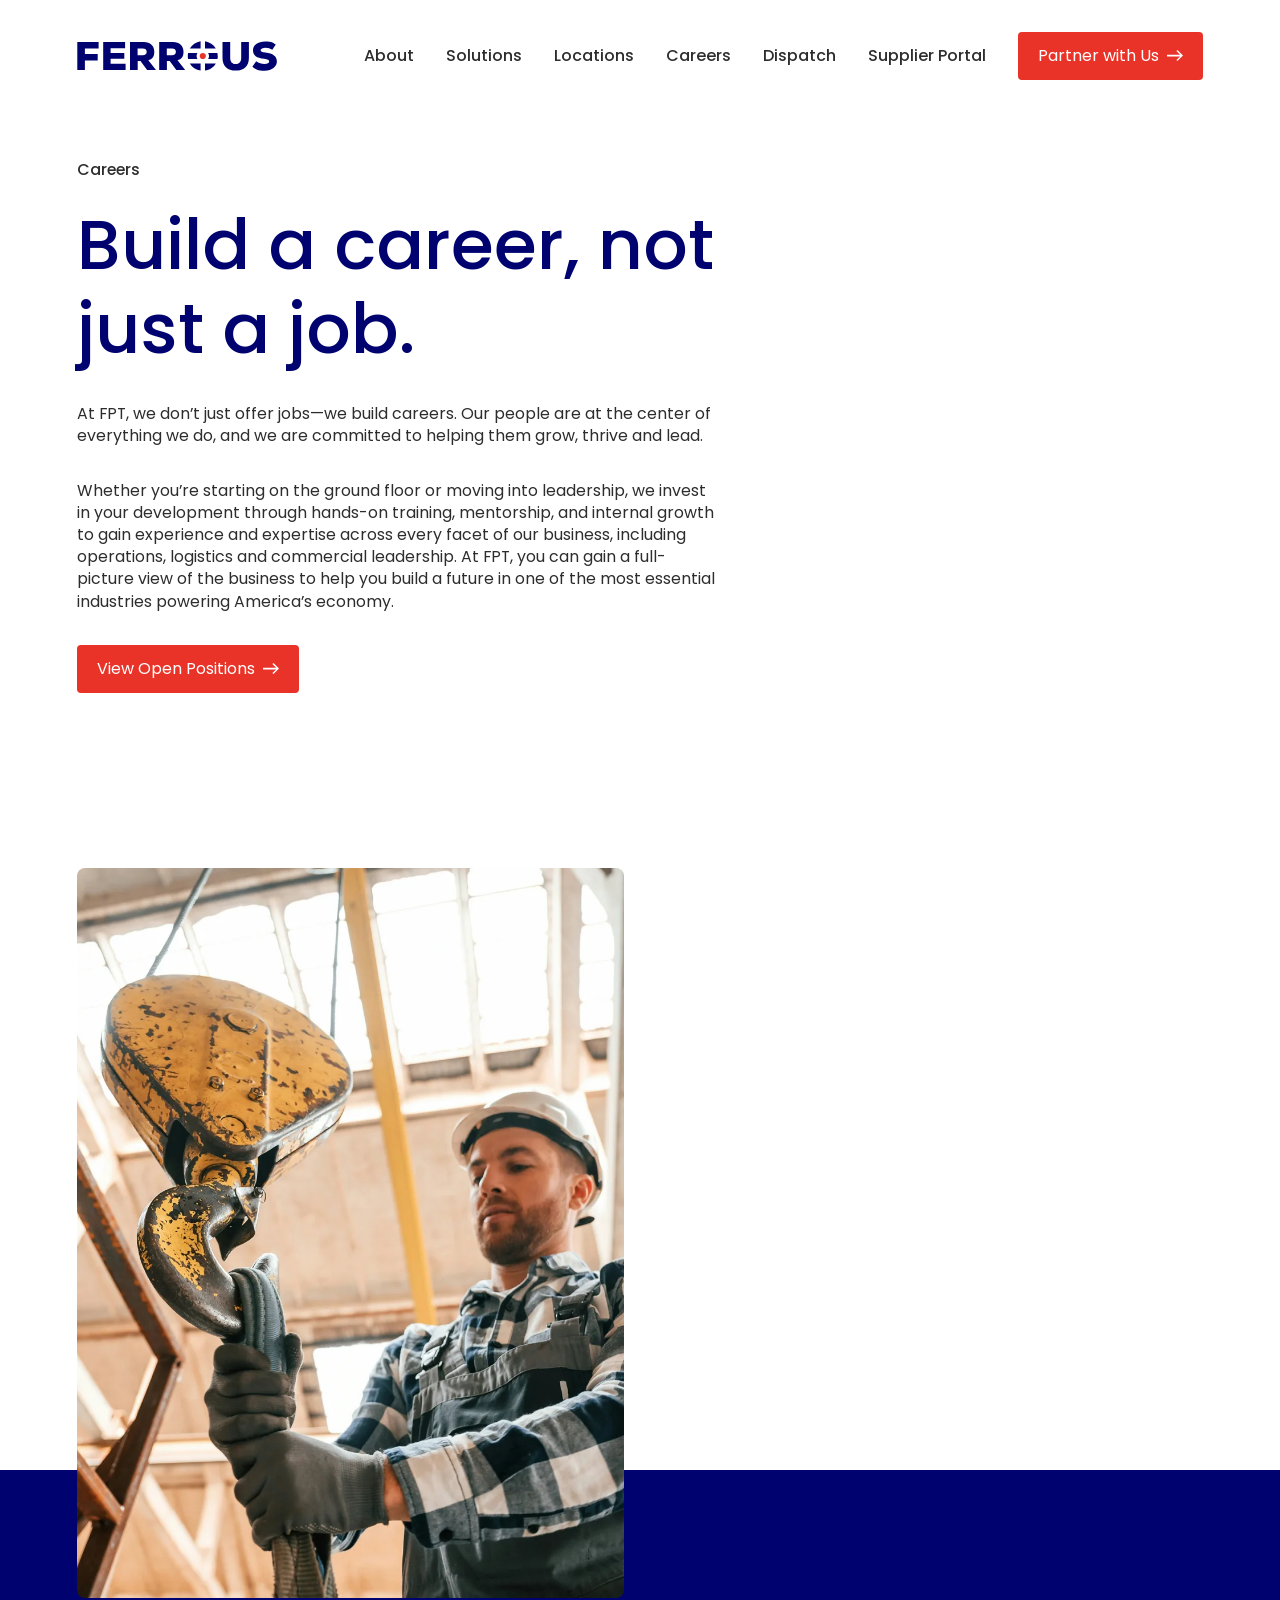
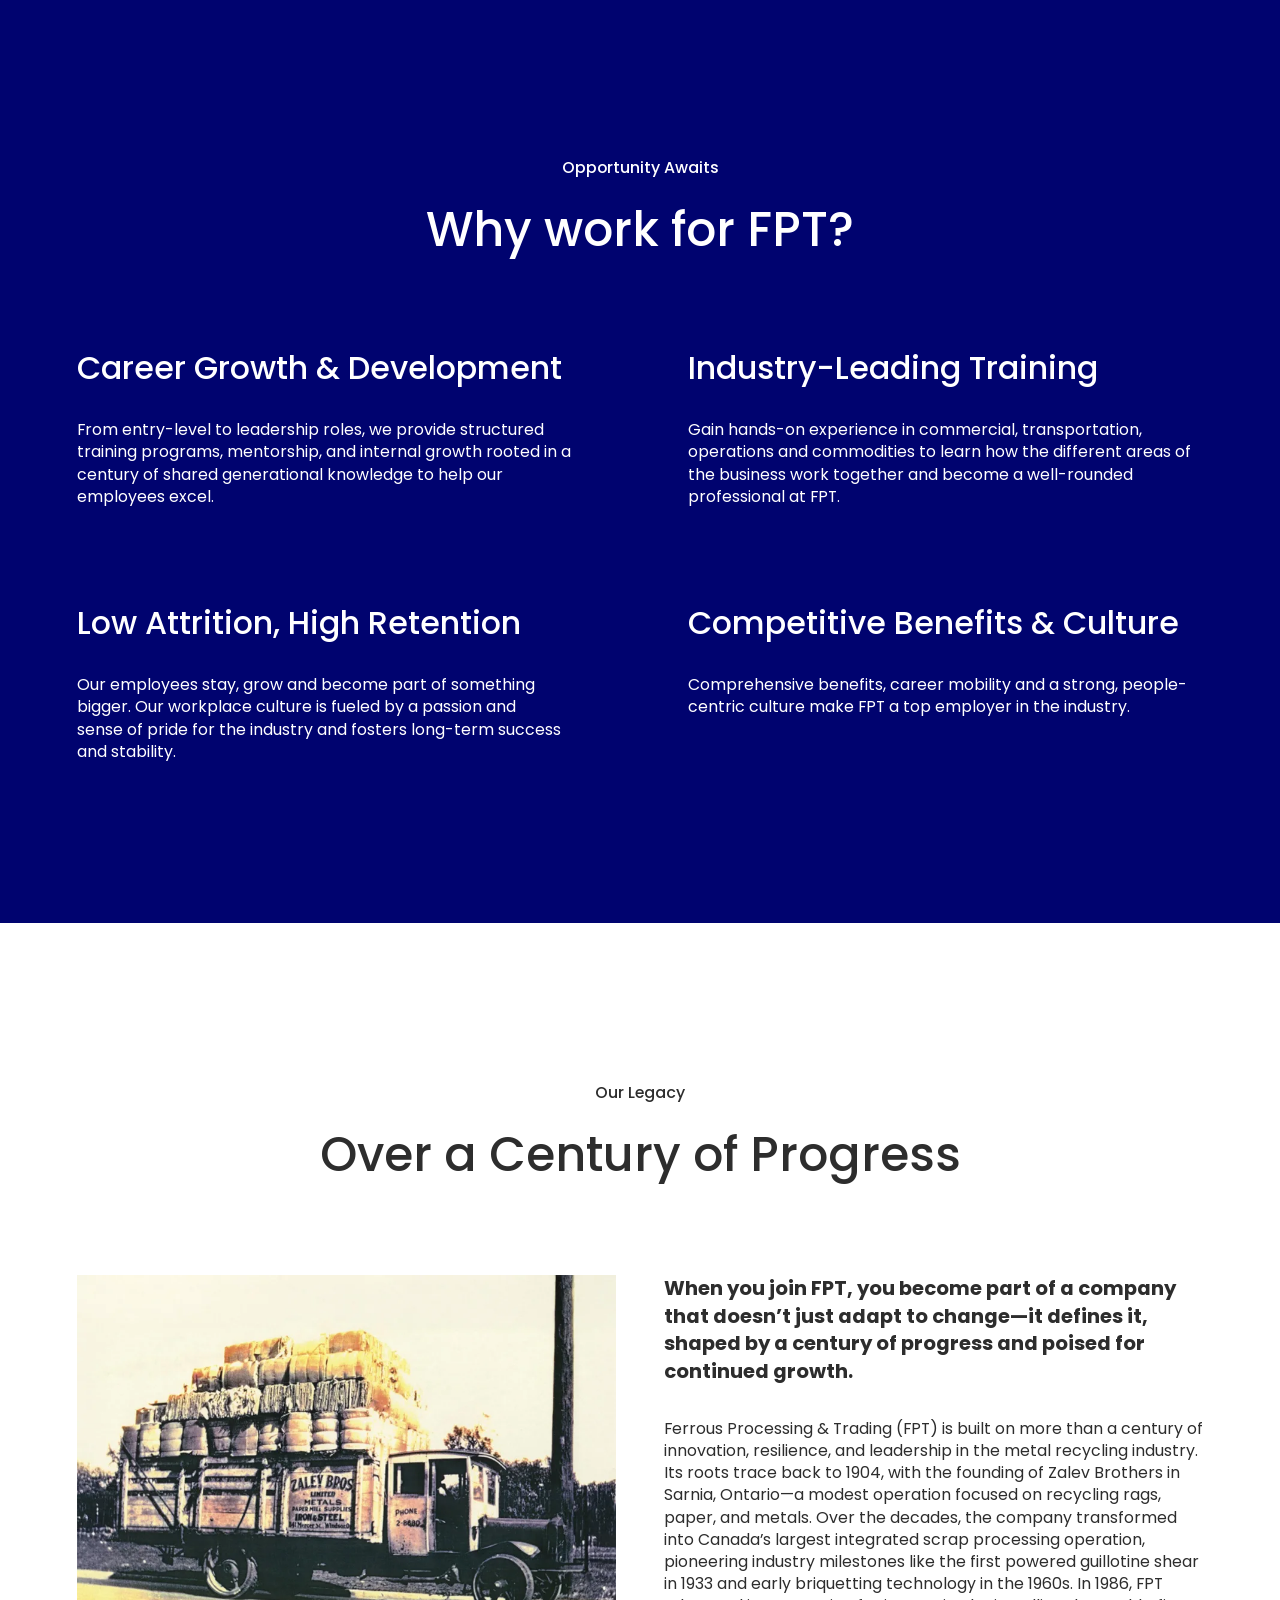
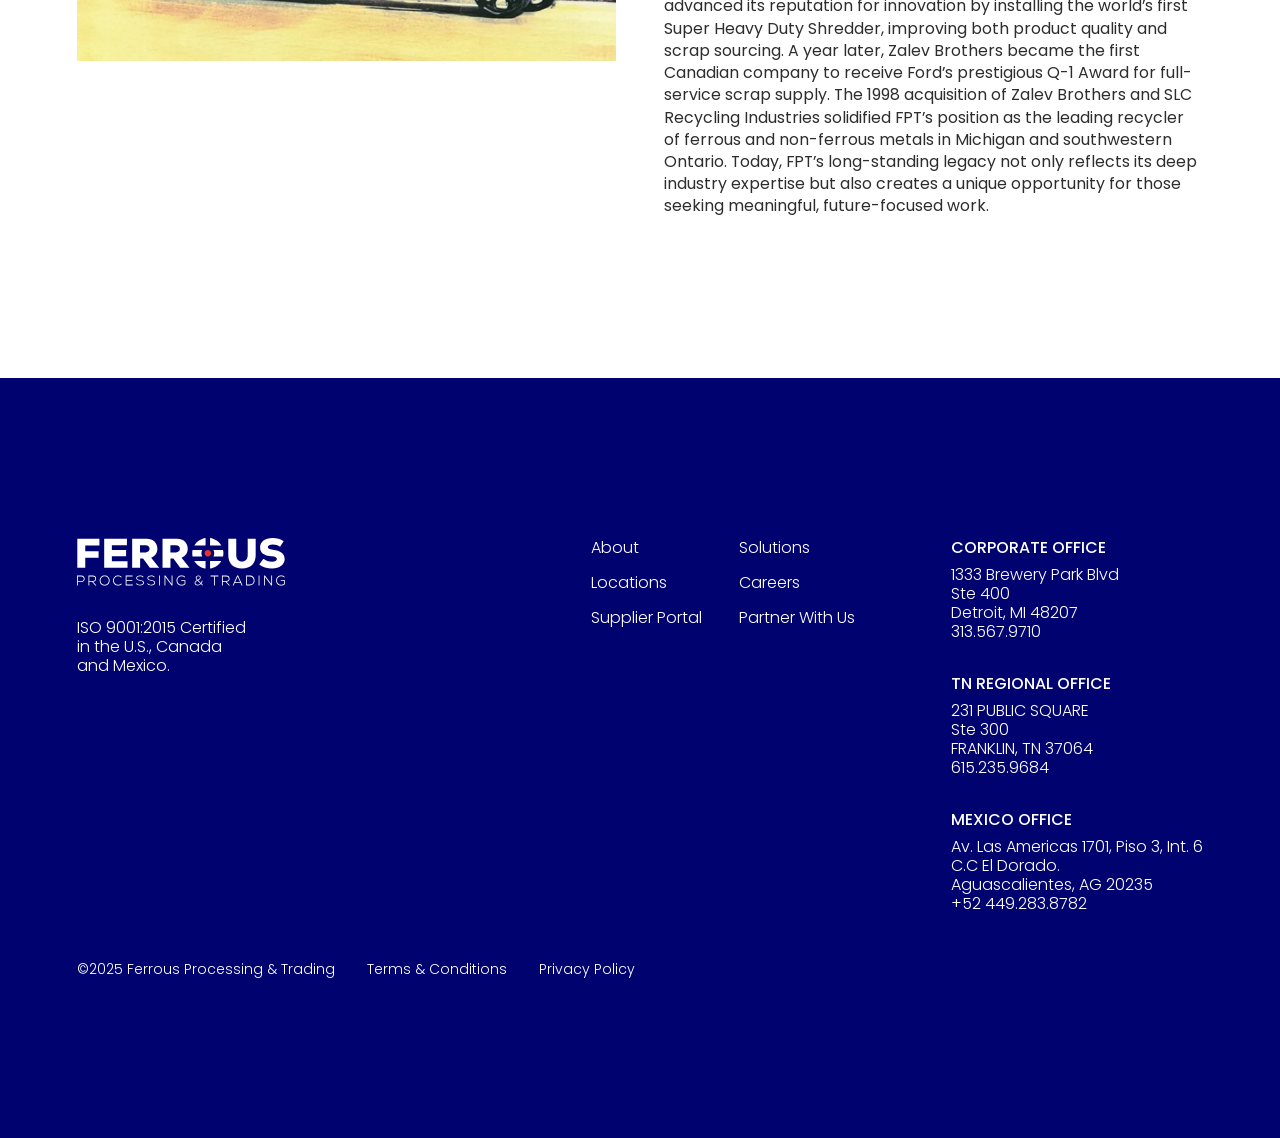
<file: careers/index.html>
<!DOCTYPE html>
<html lang="en-US">
<head>
	<meta charset="UTF-8">
	<meta name="viewport" content="width=device-width, initial-scale=1">
<meta name="robots" content="max-image-preview:large">
	<style>img:is([sizes="auto" i], [sizes^="auto," i]) { contain-intrinsic-size: 3000px 1500px }</style>
	<title>Careers &ndash; Ferrous Processing &amp; Trading</title>
<link rel="stylesheet" id="boldblocks-svg-block-style-css" href="/wp-content/plugins/svg-block/build/style-index.css" media="all">
<style id="wp-block-group-inline-css">
.wp-block-group{box-sizing:border-box}:where(.wp-block-group.wp-block-group-is-layout-constrained){position:relative}
</style>
<style id="enable-linked-groups-block-styles-inline-css">
.wp-block-group.is-linked{position:relative}.wp-block-group.is-linked:not(.block-editor-block-list__block)>:nth-child(2){margin-block-start:0}.wp-block-group.is-linked a.wp-block-group__link{bottom:0;height:100%;left:0;position:absolute;text-decoration:none!important;width:100%;z-index:3}.wp-block-group.is-linked .wp-block-button,.wp-block-group.is-linked a{position:relative;z-index:4}

</style>
<style id="wp-block-navigation-link-inline-css">
.wp-block-navigation .wp-block-navigation-item__label{overflow-wrap:break-word}.wp-block-navigation .wp-block-navigation-item__description{display:none}.link-ui-tools{border-top:1px solid #f0f0f0;padding:8px}.link-ui-block-inserter{padding-top:8px}.link-ui-block-inserter__back{margin-left:8px;text-transform:uppercase}
</style>
<style id="wp-block-button-inline-css">
.wp-block-button__link{align-content:center;box-sizing:border-box;cursor:pointer;display:inline-block;height:100%;text-align:center;word-break:break-word}.wp-block-button__link.aligncenter{text-align:center}.wp-block-button__link.alignright{text-align:right}:where(.wp-block-button__link){border-radius:9999px;box-shadow:none;padding:calc(.667em + 2px) calc(1.333em + 2px);text-decoration:none}.wp-block-button[style*=text-decoration] .wp-block-button__link{text-decoration:inherit}.wp-block-buttons>.wp-block-button.has-custom-width{max-width:none}.wp-block-buttons>.wp-block-button.has-custom-width .wp-block-button__link{width:100%}.wp-block-buttons>.wp-block-button.has-custom-font-size .wp-block-button__link{font-size:inherit}.wp-block-buttons>.wp-block-button.wp-block-button__width-25{width:calc(25% - var(--wp--style--block-gap, .5em)*.75)}.wp-block-buttons>.wp-block-button.wp-block-button__width-50{width:calc(50% - var(--wp--style--block-gap, .5em)*.5)}.wp-block-buttons>.wp-block-button.wp-block-button__width-75{width:calc(75% - var(--wp--style--block-gap, .5em)*.25)}.wp-block-buttons>.wp-block-button.wp-block-button__width-100{flex-basis:100%;width:100%}.wp-block-buttons.is-vertical>.wp-block-button.wp-block-button__width-25{width:25%}.wp-block-buttons.is-vertical>.wp-block-button.wp-block-button__width-50{width:50%}.wp-block-buttons.is-vertical>.wp-block-button.wp-block-button__width-75{width:75%}.wp-block-button.is-style-squared,.wp-block-button__link.wp-block-button.is-style-squared{border-radius:0}.wp-block-button.no-border-radius,.wp-block-button__link.no-border-radius{border-radius:0!important}:root :where(.wp-block-button .wp-block-button__link.is-style-outline),:root :where(.wp-block-button.is-style-outline>.wp-block-button__link){border:2px solid;padding:.667em 1.333em}:root :where(.wp-block-button .wp-block-button__link.is-style-outline:not(.has-text-color)),:root :where(.wp-block-button.is-style-outline>.wp-block-button__link:not(.has-text-color)){color:currentColor}:root :where(.wp-block-button .wp-block-button__link.is-style-outline:not(.has-background)),:root :where(.wp-block-button.is-style-outline>.wp-block-button__link:not(.has-background)){background-color:initial;background-image:none}
</style>
<style id="enable-button-icons-block-styles-inline-css">
.wp-block-button[class*=has-icon__] .wp-block-button__link{align-items:center;display:flex;gap:.5em}.wp-block-button[class*=has-icon__] .wp-block-button__link span{line-height:0}.wp-block-button[class*=has-icon__] .wp-block-button__link svg{color:currentColor;fill:currentColor}.wp-block-button[class*=has-icon__] .wp-block-button__link.has-text-align-center{justify-content:center}.wp-block-button[class*=has-icon__] .wp-block-button__link.has-text-align-right{justify-content:flex-end}.wp-block-button[class*=has-icon__] .wp-block-button__link.has-text-align-left{justify-content:flex-start}.wp-block-button[class*=has-icon__].has-justified-space-between .wp-block-button__link{justify-content:space-between}.wp-block-button[class*=has-icon__].has-icon__arrow-left svg,.wp-block-button[class*=has-icon__].has-icon__arrow-right svg,.wp-block-button[class*=has-icon__].has-icon__cloud svg,.wp-block-button[class*=has-icon__].has-icon__cloud-upload svg{height:.7em;width:1em}.wp-block-button[class*=has-icon__].has-icon__chevron-left svg,.wp-block-button[class*=has-icon__].has-icon__chevron-right svg{height:.8em;width:.45em}.wp-block-button[class*=has-icon__].has-icon__chevron-left-small svg,.wp-block-button[class*=has-icon__].has-icon__chevron-right-small svg{height:.5em;width:.3em}.wp-block-button[class*=has-icon__].has-icon__comment-author-avatar svg,.wp-block-button[class*=has-icon__].has-icon__help svg,.wp-block-button[class*=has-icon__].has-icon__info svg{height:.9em;width:.9em}.wp-block-button[class*=has-icon__].has-icon__download svg{height:.8em;width:.75em}.wp-block-button[class*=has-icon__].has-icon__external svg{height:.7em;width:.7em}.wp-block-button[class*=has-icon__].has-icon__external-arrow svg{height:.6em;width:.6em}.wp-block-button[class*=has-icon__].has-icon__lock-outline svg{height:.9em;width:.64em}.wp-block-button[class*=has-icon__].has-icon__login svg{height:.8em;width:.8em}.wp-block-button[class*=has-icon__].has-icon__next svg,.wp-block-button[class*=has-icon__].has-icon__previous svg{height:.75em;width:.775em}.wp-block-button[class*=has-icon__].has-icon__shuffle svg,.wp-block-button[class*=has-icon__].has-icon__wordpress svg{height:.9em;width:.9em}

</style>
<style id="wp-block-buttons-inline-css">
.wp-block-buttons{box-sizing:border-box}.wp-block-buttons.is-vertical{flex-direction:column}.wp-block-buttons.is-vertical>.wp-block-button:last-child{margin-bottom:0}.wp-block-buttons>.wp-block-button{display:inline-block;margin:0}.wp-block-buttons.is-content-justification-left{justify-content:flex-start}.wp-block-buttons.is-content-justification-left.is-vertical{align-items:flex-start}.wp-block-buttons.is-content-justification-center{justify-content:center}.wp-block-buttons.is-content-justification-center.is-vertical{align-items:center}.wp-block-buttons.is-content-justification-right{justify-content:flex-end}.wp-block-buttons.is-content-justification-right.is-vertical{align-items:flex-end}.wp-block-buttons.is-content-justification-space-between{justify-content:space-between}.wp-block-buttons.aligncenter{text-align:center}.wp-block-buttons:not(.is-content-justification-space-between,.is-content-justification-right,.is-content-justification-left,.is-content-justification-center) .wp-block-button.aligncenter{margin-left:auto;margin-right:auto;width:100%}.wp-block-buttons[style*=text-decoration] .wp-block-button,.wp-block-buttons[style*=text-decoration] .wp-block-button__link{text-decoration:inherit}.wp-block-buttons.has-custom-font-size .wp-block-button__link{font-size:inherit}.wp-block-buttons .wp-block-button__link{width:100%}.wp-block-button.aligncenter{text-align:center}
</style>
<link rel="stylesheet" id="wp-block-navigation-css" href="/wp-content/plugins/gutenberg/build/block-library/blocks/navigation/style.css" media="all">
<style id="fpt-spacer-style-inline-css">
.spacer-block {
    display: block;
    height: 2rem;
    margin-block-start: 2rem;
    margin-block-end: 2rem;
}
.spacer-block.is-style-spacer-short {
    margin-block-start: 4rem;
    margin-block-end: 4rem;
}
.spacer-block.is-style-spacer-tall {
    margin-block-start: 8rem;
    margin-block-end: 8rem;
}

.block-editor-block-list__block
.block-editor-block-list__block.is-style-spacer-tall.wp-block-fpt-spacer {
    margin-block: 0;
    padding-block: 0;
}
</style>
<style id="wp-block-paragraph-inline-css">
.is-small-text{font-size:.875em}.is-regular-text{font-size:1em}.is-large-text{font-size:2.25em}.is-larger-text{font-size:3em}.has-drop-cap:not(:focus):first-letter{float:left;font-size:8.4em;font-style:normal;font-weight:100;line-height:.68;margin:.05em .1em 0 0;text-transform:uppercase}body.rtl .has-drop-cap:not(:focus):first-letter{float:none;margin-left:.1em}p.has-drop-cap.has-background{overflow:hidden}:root :where(p.has-background){padding:1.25em 2.375em}:where(p.has-text-color:not(.has-link-color)) a{color:inherit}p.has-text-align-left[style*="writing-mode:vertical-lr"],p.has-text-align-right[style*="writing-mode:vertical-rl"]{rotate:180deg}
</style>
<style id="wp-block-heading-inline-css">
h1.has-background,h2.has-background,h3.has-background,h4.has-background,h5.has-background,h6.has-background{padding:1.25em 2.375em}h1.has-text-align-left[style*=writing-mode]:where([style*=vertical-lr]),h1.has-text-align-right[style*=writing-mode]:where([style*=vertical-rl]),h2.has-text-align-left[style*=writing-mode]:where([style*=vertical-lr]),h2.has-text-align-right[style*=writing-mode]:where([style*=vertical-rl]),h3.has-text-align-left[style*=writing-mode]:where([style*=vertical-lr]),h3.has-text-align-right[style*=writing-mode]:where([style*=vertical-rl]),h4.has-text-align-left[style*=writing-mode]:where([style*=vertical-lr]),h4.has-text-align-right[style*=writing-mode]:where([style*=vertical-rl]),h5.has-text-align-left[style*=writing-mode]:where([style*=vertical-lr]),h5.has-text-align-right[style*=writing-mode]:where([style*=vertical-rl]),h6.has-text-align-left[style*=writing-mode]:where([style*=vertical-lr]),h6.has-text-align-right[style*=writing-mode]:where([style*=vertical-rl]){rotate:180deg}
</style>
<link rel="stylesheet" id="wp-block-image-css" href="/wp-content/plugins/gutenberg/build/block-library/blocks/image/style.css" media="all">
<style id="wp-block-columns-inline-css">
.wp-block-columns{align-items:normal!important;box-sizing:border-box;display:flex;flex-wrap:wrap!important}@media (min-width:782px){.wp-block-columns{flex-wrap:nowrap!important}}.wp-block-columns.are-vertically-aligned-top{align-items:flex-start}.wp-block-columns.are-vertically-aligned-center{align-items:center}.wp-block-columns.are-vertically-aligned-bottom{align-items:flex-end}@media (max-width:781px){.wp-block-columns:not(.is-not-stacked-on-mobile)>.wp-block-column{flex-basis:100%!important}}@media (min-width:782px){.wp-block-columns:not(.is-not-stacked-on-mobile)>.wp-block-column{flex-basis:0;flex-grow:1}.wp-block-columns:not(.is-not-stacked-on-mobile)>.wp-block-column[style*=flex-basis]{flex-grow:0}}.wp-block-columns.is-not-stacked-on-mobile{flex-wrap:nowrap!important}.wp-block-columns.is-not-stacked-on-mobile>.wp-block-column{flex-basis:0;flex-grow:1}.wp-block-columns.is-not-stacked-on-mobile>.wp-block-column[style*=flex-basis]{flex-grow:0}:where(.wp-block-columns){margin-bottom:1.75em}:where(.wp-block-columns.has-background){padding:1.25em 2.375em}.wp-block-column{flex-grow:1;min-width:0;overflow-wrap:break-word;word-break:break-word}.wp-block-column.is-vertically-aligned-top{align-self:flex-start}.wp-block-column.is-vertically-aligned-center{align-self:center}.wp-block-column.is-vertically-aligned-bottom{align-self:flex-end}.wp-block-column.is-vertically-aligned-stretch{align-self:stretch}.wp-block-column.is-vertically-aligned-bottom,.wp-block-column.is-vertically-aligned-center,.wp-block-column.is-vertically-aligned-top{width:100%}
</style>
<style id="wp-block-post-content-inline-css">
.wp-block-post-content{display:flow-root}
</style>
<style id="wp-block-library-inline-css">
:root{--wp-block-synced-color:#7a00df;--wp-block-synced-color--rgb:122,0,223;--wp-bound-block-color:var(--wp-block-synced-color);--wp-admin-theme-color:#007cba;--wp-admin-theme-color--rgb:0,124,186;--wp-admin-theme-color-darker-10:#006ba1;--wp-admin-theme-color-darker-10--rgb:0,107,161;--wp-admin-theme-color-darker-20:#005a87;--wp-admin-theme-color-darker-20--rgb:0,90,135;--wp-admin-border-width-focus:2px}@media (min-resolution:192dpi){:root{--wp-admin-border-width-focus:1.5px}}.wp-element-button{cursor:pointer}:root{--wp--preset--font-size--normal:16px;--wp--preset--font-size--huge:42px}:root .has-very-light-gray-background-color{background-color:#eee}:root .has-very-dark-gray-background-color{background-color:#313131}:root .has-very-light-gray-color{color:#eee}:root .has-very-dark-gray-color{color:#313131}:root .has-vivid-green-cyan-to-vivid-cyan-blue-gradient-background{background:linear-gradient(135deg,#00d084,#0693e3)}:root .has-purple-crush-gradient-background{background:linear-gradient(135deg,#34e2e4,#4721fb 50%,#ab1dfe)}:root .has-hazy-dawn-gradient-background{background:linear-gradient(135deg,#faaca8,#dad0ec)}:root .has-subdued-olive-gradient-background{background:linear-gradient(135deg,#fafae1,#67a671)}:root .has-atomic-cream-gradient-background{background:linear-gradient(135deg,#fdd79a,#004a59)}:root .has-nightshade-gradient-background{background:linear-gradient(135deg,#330968,#31cdcf)}:root .has-midnight-gradient-background{background:linear-gradient(135deg,#020381,#2874fc)}.has-regular-font-size{font-size:1em}.has-larger-font-size{font-size:2.625em}.has-normal-font-size{font-size:var(--wp--preset--font-size--normal)}.has-huge-font-size{font-size:var(--wp--preset--font-size--huge)}.has-text-align-center{text-align:center}.has-text-align-left{text-align:left}.has-text-align-right{text-align:right}#end-resizable-editor-section{display:none}.aligncenter{clear:both}.items-justified-left{justify-content:flex-start}.items-justified-center{justify-content:center}.items-justified-right{justify-content:flex-end}.items-justified-space-between{justify-content:space-between}.screen-reader-text{word-wrap:normal!important;border:0;clip-path:inset(50%);height:1px;margin:-1px;overflow:hidden;padding:0;position:absolute;width:1px}.screen-reader-text:focus{background-color:#ddd;clip-path:none;color:#444;display:block;font-size:1em;height:auto;left:5px;line-height:normal;padding:15px 23px 14px;text-decoration:none;top:5px;width:auto;z-index:100000}html :where(.has-border-color){border-style:solid}html :where([style*=border-top-color]){border-top-style:solid}html :where([style*=border-right-color]){border-right-style:solid}html :where([style*=border-bottom-color]){border-bottom-style:solid}html :where([style*=border-left-color]){border-left-style:solid}html :where([style*=border-width]){border-style:solid}html :where([style*=border-top-width]){border-top-style:solid}html :where([style*=border-right-width]){border-right-style:solid}html :where([style*=border-bottom-width]){border-bottom-style:solid}html :where([style*=border-left-width]){border-left-style:solid}html :where(img[class*=wp-image-]){height:auto;max-width:100%}:where(figure){margin:0 0 1em}html :where(.is-position-sticky){--wp-admin--admin-bar--position-offset:var(--wp-admin--admin-bar--height,0px)}@media screen and (max-width:600px){html :where(.is-position-sticky){--wp-admin--admin-bar--position-offset:0px}}
</style>
<style id="global-styles-inline-css">
:root{--wp--preset--aspect-ratio--square: 1;--wp--preset--aspect-ratio--4-3: 4/3;--wp--preset--aspect-ratio--3-4: 3/4;--wp--preset--aspect-ratio--3-2: 3/2;--wp--preset--aspect-ratio--2-3: 2/3;--wp--preset--aspect-ratio--16-9: 16/9;--wp--preset--aspect-ratio--9-16: 9/16;--wp--preset--color--black: #000000;--wp--preset--color--cyan-bluish-gray: #abb8c3;--wp--preset--color--white: #ffffff;--wp--preset--color--pale-pink: #f78da7;--wp--preset--color--vivid-red: #cf2e2e;--wp--preset--color--luminous-vivid-orange: #ff6900;--wp--preset--color--luminous-vivid-amber: #fcb900;--wp--preset--color--light-green-cyan: #7bdcb5;--wp--preset--color--vivid-green-cyan: #00d084;--wp--preset--color--pale-cyan-blue: #8ed1fc;--wp--preset--color--vivid-cyan-blue: #0693e3;--wp--preset--color--vivid-purple: #9b51e0;--wp--preset--color--base: #FFFFFF;--wp--preset--color--contrast: #2D2D2D;--wp--preset--color--ferrous-blue: #00036F;--wp--preset--color--ferrous-red: #E93328;--wp--preset--color--off-white: #FBFBFB;--wp--preset--gradient--vivid-cyan-blue-to-vivid-purple: linear-gradient(135deg,rgb(6,147,227) 0%,rgb(155,81,224) 100%);--wp--preset--gradient--light-green-cyan-to-vivid-green-cyan: linear-gradient(135deg,rgb(122,220,180) 0%,rgb(0,208,130) 100%);--wp--preset--gradient--luminous-vivid-amber-to-luminous-vivid-orange: linear-gradient(135deg,rgb(252,185,0) 0%,rgb(255,105,0) 100%);--wp--preset--gradient--luminous-vivid-orange-to-vivid-red: linear-gradient(135deg,rgb(255,105,0) 0%,rgb(207,46,46) 100%);--wp--preset--gradient--very-light-gray-to-cyan-bluish-gray: linear-gradient(135deg,rgb(238,238,238) 0%,rgb(169,184,195) 100%);--wp--preset--gradient--cool-to-warm-spectrum: linear-gradient(135deg,rgb(74,234,220) 0%,rgb(151,120,209) 20%,rgb(207,42,186) 40%,rgb(238,44,130) 60%,rgb(251,105,98) 80%,rgb(254,248,76) 100%);--wp--preset--gradient--blush-light-purple: linear-gradient(135deg,rgb(255,206,236) 0%,rgb(152,150,240) 100%);--wp--preset--gradient--blush-bordeaux: linear-gradient(135deg,rgb(254,205,165) 0%,rgb(254,45,45) 50%,rgb(107,0,62) 100%);--wp--preset--gradient--luminous-dusk: linear-gradient(135deg,rgb(255,203,112) 0%,rgb(199,81,192) 50%,rgb(65,88,208) 100%);--wp--preset--gradient--pale-ocean: linear-gradient(135deg,rgb(255,245,203) 0%,rgb(182,227,212) 50%,rgb(51,167,181) 100%);--wp--preset--gradient--electric-grass: linear-gradient(135deg,rgb(202,248,128) 0%,rgb(113,206,126) 100%);--wp--preset--gradient--midnight: linear-gradient(135deg,rgb(2,3,129) 0%,rgb(40,116,252) 100%);--wp--preset--font-size--small: 1rem;--wp--preset--font-size--medium: clamp(1rem, 1rem + ((1vw - 0.2rem) * 0.392), 1.25rem);--wp--preset--font-size--large: clamp(1.25rem, 1.25rem + ((1vw - 0.2rem) * 0.392), 1.5rem);--wp--preset--font-size--x-large: clamp(1.75rem, 1.75rem + ((1vw - 0.2rem) * 0.392), 2rem);--wp--preset--font-size--tiny: 0.625rem;--wp--preset--font-size--x-small: 0.875rem;--wp--preset--font-size--xx-large: clamp(2.5rem, 2.5rem + ((1vw - 0.2rem) * 0.784), 3rem);--wp--preset--font-size--xxx-large: clamp(2.5rem, 2.5rem + ((1vw - 0.2rem) * 3.137), 4.5rem);--wp--preset--font-size--big-marquee: clamp(5rem, 5rem + ((1vw - 0.2rem) * 14.118), 14rem);--wp--preset--font-family--poppins: "Poppins", sans-serif;--wp--preset--spacing--20: 0.625rem;--wp--preset--spacing--30: 1rem;--wp--preset--spacing--40: 2rem;--wp--preset--spacing--50: 3rem;--wp--preset--spacing--60: 6rem;--wp--preset--spacing--70: 8rem;--wp--preset--spacing--80: 10rem;--wp--preset--shadow--natural: 6px 6px 9px rgba(0, 0, 0, 0.2);--wp--preset--shadow--deep: 12px 12px 50px rgba(0, 0, 0, 0.4);--wp--preset--shadow--sharp: 6px 6px 0px rgba(0, 0, 0, 0.2);--wp--preset--shadow--outlined: 6px 6px 0px -3px rgb(255, 255, 255), 6px 6px rgb(0, 0, 0);--wp--preset--shadow--crisp: 6px 6px 0px rgb(0, 0, 0);}:root { --wp--style--global--content-size: 960px;--wp--style--global--wide-size: 1340px; }:where(body) { margin: 0; }.wp-site-blocks { padding-top: var(--wp--style--root--padding-top); padding-bottom: var(--wp--style--root--padding-bottom); }.has-global-padding { padding-right: var(--wp--style--root--padding-right); padding-left: var(--wp--style--root--padding-left); }.has-global-padding > .alignfull { margin-right: calc(var(--wp--style--root--padding-right) * -1); margin-left: calc(var(--wp--style--root--padding-left) * -1); }.has-global-padding :where(:not(.alignfull.is-layout-flow) > .has-global-padding:not(.wp-block-block, .alignfull)) { padding-right: 0; padding-left: 0; }.has-global-padding :where(:not(.alignfull.is-layout-flow) > .has-global-padding:not(.wp-block-block, .alignfull)) > .alignfull { margin-left: 0; margin-right: 0; }.wp-site-blocks > .alignleft { float: left; margin-right: 2em; }.wp-site-blocks > .alignright { float: right; margin-left: 2em; }.wp-site-blocks > .aligncenter { justify-content: center; margin-left: auto; margin-right: auto; }:where(.wp-site-blocks) > * { margin-block-start: 2rem; margin-block-end: 0; }:where(.wp-site-blocks) > :first-child { margin-block-start: 0; }:where(.wp-site-blocks) > :last-child { margin-block-end: 0; }:root { --wp--style--block-gap: 2rem; }:root :where(.is-layout-flow) > :first-child{margin-block-start: 0;}:root :where(.is-layout-flow) > :last-child{margin-block-end: 0;}:root :where(.is-layout-flow) > *{margin-block-start: 2rem;margin-block-end: 0;}:root :where(.is-layout-constrained) > :first-child{margin-block-start: 0;}:root :where(.is-layout-constrained) > :last-child{margin-block-end: 0;}:root :where(.is-layout-constrained) > *{margin-block-start: 2rem;margin-block-end: 0;}:root :where(.is-layout-flex){gap: 2rem;}:root :where(.is-layout-grid){gap: 2rem;}.is-layout-flow > .alignleft{float: left;margin-inline-start: 0;margin-inline-end: 2em;}.is-layout-flow > .alignright{float: right;margin-inline-start: 2em;margin-inline-end: 0;}.is-layout-flow > .aligncenter{margin-left: auto !important;margin-right: auto !important;}.is-layout-constrained > .alignleft{float: left;margin-inline-start: 0;margin-inline-end: 2em;}.is-layout-constrained > .alignright{float: right;margin-inline-start: 2em;margin-inline-end: 0;}.is-layout-constrained > .aligncenter{margin-left: auto !important;margin-right: auto !important;}.is-layout-constrained > :where(:not(.alignleft):not(.alignright):not(.alignfull)){max-width: var(--wp--style--global--content-size);margin-left: auto !important;margin-right: auto !important;}.is-layout-constrained > .alignwide{max-width: var(--wp--style--global--wide-size);}body .is-layout-flex{display: flex;}.is-layout-flex{flex-wrap: wrap;align-items: center;}.is-layout-flex > :is(*, div){margin: 0;}body .is-layout-grid{display: grid;}.is-layout-grid > :is(*, div){margin: 0;}body{background-color: var(--wp--preset--color--base);color: var(--wp--preset--color--contrast);font-family: var(--wp--preset--font-family--poppins);font-size: var(--wp--preset--font-size--medium);font-style: normal;font-weight: 300;letter-spacing: 0px;line-height: 1.4;--wp--style--root--padding-top: 0px;--wp--style--root--padding-right: 6vw;--wp--style--root--padding-bottom: 0px;--wp--style--root--padding-left: 6vw;}a:where(:not(.wp-element-button)){color: currentColor;text-decoration: underline;}:root :where(a:where(:not(.wp-element-button)):hover){text-decoration: none;}h1, h2, h3, h4, h5, h6{font-style: normal;font-weight: 500;line-height: 1.2;}h1{font-size: var(--wp--preset--font-size--xxx-large);font-style: normal;font-weight: 500;line-height: 1.2;}h2{font-size: var(--wp--preset--font-size--xx-large);font-style: normal;font-weight: 500;line-height: 1.2;}h3{font-size: var(--wp--preset--font-size--x-large);font-style: normal;font-weight: 500;line-height: 1.2;}h4{font-size: var(--wp--preset--font-size--large);font-style: normal;font-weight: 500;line-height: 1.2;}h5{font-size: var(--wp--preset--font-size--medium);font-style: normal;font-weight: 500;line-height: 1.2;}h6{font-size: var(--wp--preset--font-size--small);font-style: normal;font-weight: 500;line-height: 1.2;text-transform: uppercase;}:root :where(.wp-element-button, .wp-block-button__link){background-color: var(--wp--preset--color--ferrous-red);border-radius: 0.25rem;border-width: 0;color: var(--wp--preset--color--white);font-family: inherit;font-size: var(--wp--preset--font-size--small);font-weight: 400;line-height: 1.5rem;padding-top: 0.75rem;padding-right: 1.25rem;padding-bottom: 0.75rem;padding-left: 1.25rem;text-decoration: none;}:root :where(.wp-element-button:hover, .wp-block-button__link:hover){background-color: color-mix(in srgb, var(--wp--preset--color--ferrous-red) 90%, black);border-color: transparent;color: var(--wp--preset--color--white);}:root :where(.wp-element-button:focus, .wp-block-button__link:focus){outline-color: var(--wp--preset--color--ferrous-red);outline-offset: 2px;}:root :where(.wp-element-caption, .wp-block-audio figcaption, .wp-block-embed figcaption, .wp-block-gallery figcaption, .wp-block-image figcaption, .wp-block-table figcaption, .wp-block-video figcaption){font-size: var(--wp--preset--font-size--small);line-height: 1.4;}.has-black-color{color: var(--wp--preset--color--black) !important;}.has-cyan-bluish-gray-color{color: var(--wp--preset--color--cyan-bluish-gray) !important;}.has-white-color{color: var(--wp--preset--color--white) !important;}.has-pale-pink-color{color: var(--wp--preset--color--pale-pink) !important;}.has-vivid-red-color{color: var(--wp--preset--color--vivid-red) !important;}.has-luminous-vivid-orange-color{color: var(--wp--preset--color--luminous-vivid-orange) !important;}.has-luminous-vivid-amber-color{color: var(--wp--preset--color--luminous-vivid-amber) !important;}.has-light-green-cyan-color{color: var(--wp--preset--color--light-green-cyan) !important;}.has-vivid-green-cyan-color{color: var(--wp--preset--color--vivid-green-cyan) !important;}.has-pale-cyan-blue-color{color: var(--wp--preset--color--pale-cyan-blue) !important;}.has-vivid-cyan-blue-color{color: var(--wp--preset--color--vivid-cyan-blue) !important;}.has-vivid-purple-color{color: var(--wp--preset--color--vivid-purple) !important;}.has-base-color{color: var(--wp--preset--color--base) !important;}.has-contrast-color{color: var(--wp--preset--color--contrast) !important;}.has-ferrous-blue-color{color: var(--wp--preset--color--ferrous-blue) !important;}.has-ferrous-red-color{color: var(--wp--preset--color--ferrous-red) !important;}.has-off-white-color{color: var(--wp--preset--color--off-white) !important;}.has-black-background-color{background-color: var(--wp--preset--color--black) !important;}.has-cyan-bluish-gray-background-color{background-color: var(--wp--preset--color--cyan-bluish-gray) !important;}.has-white-background-color{background-color: var(--wp--preset--color--white) !important;}.has-pale-pink-background-color{background-color: var(--wp--preset--color--pale-pink) !important;}.has-vivid-red-background-color{background-color: var(--wp--preset--color--vivid-red) !important;}.has-luminous-vivid-orange-background-color{background-color: var(--wp--preset--color--luminous-vivid-orange) !important;}.has-luminous-vivid-amber-background-color{background-color: var(--wp--preset--color--luminous-vivid-amber) !important;}.has-light-green-cyan-background-color{background-color: var(--wp--preset--color--light-green-cyan) !important;}.has-vivid-green-cyan-background-color{background-color: var(--wp--preset--color--vivid-green-cyan) !important;}.has-pale-cyan-blue-background-color{background-color: var(--wp--preset--color--pale-cyan-blue) !important;}.has-vivid-cyan-blue-background-color{background-color: var(--wp--preset--color--vivid-cyan-blue) !important;}.has-vivid-purple-background-color{background-color: var(--wp--preset--color--vivid-purple) !important;}.has-base-background-color{background-color: var(--wp--preset--color--base) !important;}.has-contrast-background-color{background-color: var(--wp--preset--color--contrast) !important;}.has-ferrous-blue-background-color{background-color: var(--wp--preset--color--ferrous-blue) !important;}.has-ferrous-red-background-color{background-color: var(--wp--preset--color--ferrous-red) !important;}.has-off-white-background-color{background-color: var(--wp--preset--color--off-white) !important;}.has-black-border-color{border-color: var(--wp--preset--color--black) !important;}.has-cyan-bluish-gray-border-color{border-color: var(--wp--preset--color--cyan-bluish-gray) !important;}.has-white-border-color{border-color: var(--wp--preset--color--white) !important;}.has-pale-pink-border-color{border-color: var(--wp--preset--color--pale-pink) !important;}.has-vivid-red-border-color{border-color: var(--wp--preset--color--vivid-red) !important;}.has-luminous-vivid-orange-border-color{border-color: var(--wp--preset--color--luminous-vivid-orange) !important;}.has-luminous-vivid-amber-border-color{border-color: var(--wp--preset--color--luminous-vivid-amber) !important;}.has-light-green-cyan-border-color{border-color: var(--wp--preset--color--light-green-cyan) !important;}.has-vivid-green-cyan-border-color{border-color: var(--wp--preset--color--vivid-green-cyan) !important;}.has-pale-cyan-blue-border-color{border-color: var(--wp--preset--color--pale-cyan-blue) !important;}.has-vivid-cyan-blue-border-color{border-color: var(--wp--preset--color--vivid-cyan-blue) !important;}.has-vivid-purple-border-color{border-color: var(--wp--preset--color--vivid-purple) !important;}.has-base-border-color{border-color: var(--wp--preset--color--base) !important;}.has-contrast-border-color{border-color: var(--wp--preset--color--contrast) !important;}.has-ferrous-blue-border-color{border-color: var(--wp--preset--color--ferrous-blue) !important;}.has-ferrous-red-border-color{border-color: var(--wp--preset--color--ferrous-red) !important;}.has-off-white-border-color{border-color: var(--wp--preset--color--off-white) !important;}.has-vivid-cyan-blue-to-vivid-purple-gradient-background{background: var(--wp--preset--gradient--vivid-cyan-blue-to-vivid-purple) !important;}.has-light-green-cyan-to-vivid-green-cyan-gradient-background{background: var(--wp--preset--gradient--light-green-cyan-to-vivid-green-cyan) !important;}.has-luminous-vivid-amber-to-luminous-vivid-orange-gradient-background{background: var(--wp--preset--gradient--luminous-vivid-amber-to-luminous-vivid-orange) !important;}.has-luminous-vivid-orange-to-vivid-red-gradient-background{background: var(--wp--preset--gradient--luminous-vivid-orange-to-vivid-red) !important;}.has-very-light-gray-to-cyan-bluish-gray-gradient-background{background: var(--wp--preset--gradient--very-light-gray-to-cyan-bluish-gray) !important;}.has-cool-to-warm-spectrum-gradient-background{background: var(--wp--preset--gradient--cool-to-warm-spectrum) !important;}.has-blush-light-purple-gradient-background{background: var(--wp--preset--gradient--blush-light-purple) !important;}.has-blush-bordeaux-gradient-background{background: var(--wp--preset--gradient--blush-bordeaux) !important;}.has-luminous-dusk-gradient-background{background: var(--wp--preset--gradient--luminous-dusk) !important;}.has-pale-ocean-gradient-background{background: var(--wp--preset--gradient--pale-ocean) !important;}.has-electric-grass-gradient-background{background: var(--wp--preset--gradient--electric-grass) !important;}.has-midnight-gradient-background{background: var(--wp--preset--gradient--midnight) !important;}.has-small-font-size{font-size: var(--wp--preset--font-size--small) !important;}.has-medium-font-size{font-size: var(--wp--preset--font-size--medium) !important;}.has-large-font-size{font-size: var(--wp--preset--font-size--large) !important;}.has-x-large-font-size{font-size: var(--wp--preset--font-size--x-large) !important;}.has-tiny-font-size{font-size: var(--wp--preset--font-size--tiny) !important;}.has-x-small-font-size{font-size: var(--wp--preset--font-size--x-small) !important;}.has-xx-large-font-size{font-size: var(--wp--preset--font-size--xx-large) !important;}.has-xxx-large-font-size{font-size: var(--wp--preset--font-size--xxx-large) !important;}.has-big-marquee-font-size{font-size: var(--wp--preset--font-size--big-marquee) !important;}.has-poppins-font-family{font-family: var(--wp--preset--font-family--poppins) !important;}
:root :where(.wp-block-columns-is-layout-flow) > :first-child{margin-block-start: 0;}:root :where(.wp-block-columns-is-layout-flow) > :last-child{margin-block-end: 0;}:root :where(.wp-block-columns-is-layout-flow) > *{margin-block-start: var(--wp--preset--spacing--50);margin-block-end: 0;}:root :where(.wp-block-columns-is-layout-constrained) > :first-child{margin-block-start: 0;}:root :where(.wp-block-columns-is-layout-constrained) > :last-child{margin-block-end: 0;}:root :where(.wp-block-columns-is-layout-constrained) > *{margin-block-start: var(--wp--preset--spacing--50);margin-block-end: 0;}:root :where(.wp-block-columns-is-layout-flex){gap: var(--wp--preset--spacing--50);}:root :where(.wp-block-columns-is-layout-grid){gap: var(--wp--preset--spacing--50);}
:root :where(.wp-block-buttons-is-layout-flow) > :first-child{margin-block-start: 0;}:root :where(.wp-block-buttons-is-layout-flow) > :last-child{margin-block-end: 0;}:root :where(.wp-block-buttons-is-layout-flow) > *{margin-block-start: 1rem;margin-block-end: 0;}:root :where(.wp-block-buttons-is-layout-constrained) > :first-child{margin-block-start: 0;}:root :where(.wp-block-buttons-is-layout-constrained) > :last-child{margin-block-end: 0;}:root :where(.wp-block-buttons-is-layout-constrained) > *{margin-block-start: 1rem;margin-block-end: 0;}:root :where(.wp-block-buttons-is-layout-flex){gap: 1rem;}:root :where(.wp-block-buttons-is-layout-grid){gap: 1rem;}
:root :where(.wp-block-navigation){font-size: var(--wp--preset--font-size--small);font-weight: 500;}
:root :where(.wp-block-navigation a:where(:not(.wp-element-button))){text-decoration: none;}
:root :where(.wp-block-navigation a:where(:not(.wp-element-button)):hover){text-decoration: underline;}
</style>
<style id="block-style-variation-styles-inline-css">
:root :where(.is-style-section-main-no-block-padding--2 .wp-block-cover){min-height: 10rem;padding-top: 0;padding-right: 0;padding-bottom: 0;padding-left: 0;}:root :where(.wp-block-group.is-style-section-main-no-block-padding--2){margin-top: 0;margin-bottom: 0;padding-top: 0;padding-bottom: 0;}
:root :where(.wp-block-fpt-spacer.is-style-spacer-tall--3){margin-top: 0;margin-right: 0;margin-bottom: 0;margin-left: 0;padding-top: 7rem;padding-right: 0;padding-bottom: 7rem;padding-left: 0;}
:root :where(.is-style-section-main-no-block-padding--4 .wp-block-cover){min-height: 10rem;padding-top: 0;padding-right: 0;padding-bottom: 0;padding-left: 0;}:root :where(.wp-block-group.is-style-section-main-no-block-padding--4){margin-top: 0;margin-bottom: 0;padding-top: 0;padding-bottom: 0;}
:root :where(p.is-style-text-eyebrow--5){font-size: clamp(0.875rem, 0.875rem + ((1vw - 0.2rem) * 0.196), 1rem);font-style: normal;font-weight: 500;line-height: 1.2;margin-top: 0;margin-right: 0;margin-bottom: 1.5rem;margin-left: 0;padding-top: 0;padding-right: 0;padding-bottom: 0;padding-left: 0;}
:root :where(p.is-style-text-smaller--6){font-size: clamp(0.875rem, 0.875rem + ((1vw - 0.2rem) * 0.196), 1rem);font-style: normal;font-weight: 400;line-height: 1.4;}
:root :where(p.is-style-text-smaller--7){font-size: clamp(0.875rem, 0.875rem + ((1vw - 0.2rem) * 0.196), 1rem);font-style: normal;font-weight: 400;line-height: 1.4;}
:root :where(p.is-style-text-smaller--8){font-size: clamp(0.875rem, 0.875rem + ((1vw - 0.2rem) * 0.196), 1rem);font-style: normal;font-weight: 400;line-height: 1.4;}
:root :where(.wp-block-image.is-style-rounded--9 img,.wp-block-image.is-style-rounded--9 .wp-block-image__crop-area,.wp-block-image.is-style-rounded--9 .components-placeholder){border-radius: 0.5rem;}
:root :where(.wp-block-group.is-style-section-main--10){margin-top: 0;margin-bottom: 0;padding-top: 10rem;padding-bottom: 10rem;}
:root :where(p.is-style-text-eyebrow--11){font-size: clamp(0.875rem, 0.875rem + ((1vw - 0.2rem) * 0.196), 1rem);font-style: normal;font-weight: 500;line-height: 1.2;margin-top: 0;margin-right: 0;margin-bottom: 1.5rem;margin-left: 0;padding-top: 0;padding-right: 0;padding-bottom: 0;padding-left: 0;}
:root :where(p.is-style-text-smaller--12){font-size: clamp(0.875rem, 0.875rem + ((1vw - 0.2rem) * 0.196), 1rem);font-style: normal;font-weight: 400;line-height: 1.4;}
:root :where(p.is-style-text-smaller--13){font-size: clamp(0.875rem, 0.875rem + ((1vw - 0.2rem) * 0.196), 1rem);font-style: normal;font-weight: 400;line-height: 1.4;}
:root :where(p.is-style-text-smaller--14){font-size: clamp(0.875rem, 0.875rem + ((1vw - 0.2rem) * 0.196), 1rem);font-style: normal;font-weight: 400;line-height: 1.4;}
:root :where(p.is-style-text-smaller--15){font-size: clamp(0.875rem, 0.875rem + ((1vw - 0.2rem) * 0.196), 1rem);font-style: normal;font-weight: 400;line-height: 1.4;}
:root :where(.wp-block-group.is-style-section-main--16){margin-top: 0;margin-bottom: 0;padding-top: 10rem;padding-bottom: 10rem;}
:root :where(p.is-style-text-eyebrow--17){font-size: clamp(0.875rem, 0.875rem + ((1vw - 0.2rem) * 0.196), 1rem);font-style: normal;font-weight: 500;line-height: 1.2;margin-top: 0;margin-right: 0;margin-bottom: 1.5rem;margin-left: 0;padding-top: 0;padding-right: 0;padding-bottom: 0;padding-left: 0;}
:root :where(p.is-style-text-smaller--18){font-size: clamp(0.875rem, 0.875rem + ((1vw - 0.2rem) * 0.196), 1rem);font-style: normal;font-weight: 400;line-height: 1.4;}
</style>
<link rel="stylesheet" id="custom-text-format-css-css" href="/wp-content/plugins/custom-text-formats/css/custom-text-format.css" media="all">
<link rel="stylesheet" id="gctf-editor-css-css" href="/wp-content/uploads/gctf-style/editor-style.css" media="all">
<style id="wp-block-template-skip-link-inline-css">

		.skip-link.screen-reader-text {
			border: 0;
			clip-path: inset(50%);
			height: 1px;
			margin: -1px;
			overflow: hidden;
			padding: 0;
			position: absolute !important;
			width: 1px;
			word-wrap: normal !important;
		}

		.skip-link.screen-reader-text:focus {
			background-color: #eee;
			clip-path: none;
			color: #444;
			display: block;
			font-size: 1em;
			height: auto;
			left: 5px;
			line-height: normal;
			padding: 15px 23px 14px;
			text-decoration: none;
			top: 5px;
			width: auto;
			z-index: 100000;
		}
</style>
<style id="core-block-supports-inline-css">
.wp-container-core-navigation-is-layout-24a44033{justify-content:flex-start;}.wp-container-core-group-is-layout-fc9f69e7{flex-wrap:nowrap;justify-content:flex-start;}.wp-container-core-group-is-layout-9366075c{justify-content:space-between;}.wp-elements-6d0410c3cb4fb25081e0573347dacb32 a:where(:not(.wp-element-button)){color:var(--wp--preset--color--ferrous-blue);}.wp-container-content-bf4d13a9{grid-column:span 4;grid-row:span 1;}@container (max-width: 40.5rem ){.wp-container-content-bf4d13a9{grid-column:1/-1;grid-row:auto;}}.wp-container-core-group-is-layout-06de9f8c > :where(:not(.alignleft):not(.alignright):not(.alignfull)){max-width:40rem;margin-left:0 !important;margin-right:auto !important;}.wp-container-core-group-is-layout-06de9f8c > .alignwide{max-width:40rem;}.wp-container-core-group-is-layout-06de9f8c .alignfull{max-width:none;}.wp-container-content-9e3c5233{grid-column:span 3;grid-row:span 1;}@container (max-width: 30rem ){.wp-container-content-9e3c5233{grid-column:1/-1;grid-row:auto;}}.wp-container-core-group-is-layout-0a017bbe{grid-template-columns:repeat(auto-fill, minmax(min(9rem, 100%), 1fr));container-type:inline-size;}.wp-elements-78d792a564db9e4ae1a016181a8476fe a:where(:not(.wp-element-button)){color:var(--wp--preset--color--base);}.wp-container-core-group-is-layout-c430a53c{grid-template-columns:repeat(auto-fill, minmax(min(25rem, 100%), 1fr));container-type:inline-size;gap:var(--wp--preset--spacing--60);}.wp-container-core-columns-is-layout-28f84493{flex-wrap:nowrap;}.wp-container-core-group-is-layout-bcbbe72b > :where(:not(.alignleft):not(.alignright):not(.alignfull)){max-width:13rem;margin-left:0 !important;margin-right:auto !important;}.wp-container-core-group-is-layout-bcbbe72b > .alignwide{max-width:13rem;}.wp-container-core-group-is-layout-bcbbe72b .alignfull{max-width:none;}.wp-container-content-b4c5012d{grid-column:span 1;grid-row:span 1;}.wp-container-core-group-is-layout-29271053{grid-template-columns:repeat(2, minmax(0, 1fr));}.wp-container-core-group-is-layout-12dd3699 > :where(:not(.alignleft):not(.alignright):not(.alignfull)){margin-left:0 !important;}.wp-container-core-group-is-layout-fe9cc265{flex-direction:column;align-items:flex-start;}.wp-container-core-group-is-layout-d0921e6e{align-items:flex-start;}.wp-container-core-group-is-layout-e5edad21{justify-content:space-between;align-items:flex-start;}
</style>
<link rel="stylesheet" id="fpt-style-css" href="/wp-content/themes/ferrous/style.css" media="all">
<script src="/wp-content/plugins/gutenberg/build/hooks/index.min.js" id="wp-hooks-js"></script>
<script src="/wp-content/plugins/gutenberg/build/i18n/index.min.js" id="wp-i18n-js"></script>
<script id="wp-i18n-js-after">
wp.i18n.setLocaleData( { 'text direction\u0004ltr': [ 'ltr' ] } );
</script>
<script src="/wp-includes/js/dist/vendor/wp-polyfill.min.js" id="wp-polyfill-js"></script>
<script src="/wp-content/plugins/gutenberg/build/vendors/react.min.js" id="react-js"></script>
<script src="/wp-content/plugins/gutenberg/build/vendors/react-jsx-runtime.min.js" id="react-jsx-runtime-js"></script>
<script src="/wp-content/plugins/gutenberg/build/vendors/react-dom.min.js" id="react-dom-js"></script>
<script src="/wp-includes/js/jquery/jquery.min.js" id="jquery-core-js"></script>
<script src="/wp-includes/js/jquery/jquery-migrate.min.js" id="jquery-migrate-js"></script>
<script id="asenha-public-js-extra">
var phpVars = {"externalPermalinksEnabled":"1"};
</script>
<script src="/wp-content/plugins/admin-site-enhancements/assets/js/external-permalinks.js" id="asenha-public-js"></script>
<link rel="https://api.w.org/" href="/wp-json/"><link rel="alternate" title="JSON" type="application/json" href="/wp-json/wp/v2/pages/208"><link rel="EditURI" type="application/rsd+xml" title="RSD" href="/xmlrpc.php?rsd">

<link rel="canonical" href="/careers/">
<link rel="shortlink" href="/?p=208">
<link rel="alternate" title="oEmbed (JSON)" type="application/json+oembed" href="/wp-json/oembed/1.0/embed?url=https%3A%2F%2F%2Fcareers%2F">
<link rel="alternate" title="oEmbed (XML)" type="text/xml+oembed" href="/wp-json/oembed/1.0/embed?url=https%3A%2F%2F%2Fcareers%2F&amp;format=xml">


<script type="importmap" id="wp-importmap">
{"imports":{"@wordpress\/interactivity":"\/wp-content\/plugins\/gutenberg\/build-module\/interactivity\/index.min.js"}}
</script>
<script type="module" src="/wp-content/plugins/gutenberg/build-module/block-library/navigation/view.min.js" id="@wordpress/block-library/navigation/view-js-module"></script>
<link rel="modulepreload" href="/wp-content/plugins/gutenberg/build-module/interactivity/index.min.js" id="@wordpress/interactivity-js-modulepreload"><style class="wp-fonts-local">
@font-face{font-family:Poppins;font-style:normal;font-weight:100;font-display:fallback;src:url('/wp-content/themes/ferrous/assets/fonts/poppins/Poppins-100.woff2') format('woff2');}
@font-face{font-family:Poppins;font-style:normal;font-weight:200;font-display:fallback;src:url('/wp-content/themes/ferrous/assets/fonts/poppins/Poppins-200.woff2') format('woff2');}
@font-face{font-family:Poppins;font-style:normal;font-weight:300;font-display:fallback;src:url('/wp-content/themes/ferrous/assets/fonts/poppins/Poppins-300.woff2') format('woff2');}
@font-face{font-family:Poppins;font-style:normal;font-weight:400;font-display:fallback;src:url('/wp-content/themes/ferrous/assets/fonts/poppins/Poppins-400.woff2') format('woff2');}
@font-face{font-family:Poppins;font-style:normal;font-weight:500;font-display:fallback;src:url('/wp-content/themes/ferrous/assets/fonts/poppins/Poppins-500.woff2') format('woff2');}
@font-face{font-family:Poppins;font-style:normal;font-weight:600;font-display:fallback;src:url('/wp-content/themes/ferrous/assets/fonts/poppins/Poppins-600.woff2') format('woff2');}
@font-face{font-family:Poppins;font-style:normal;font-weight:700;font-display:fallback;src:url('/wp-content/themes/ferrous/assets/fonts/poppins/Poppins-700.woff2') format('woff2');}
@font-face{font-family:Poppins;font-style:normal;font-weight:800;font-display:fallback;src:url('/wp-content/themes/ferrous/assets/fonts/poppins/Poppins-800.woff2') format('woff2');}
@font-face{font-family:Poppins;font-style:normal;font-weight:900;font-display:fallback;src:url('/wp-content/themes/ferrous/assets/fonts/poppins/Poppins-900.woff2') format('woff2');}
@font-face{font-family:Poppins;font-style:italic;font-weight:100;font-display:fallback;src:url('/wp-content/themes/ferrous/assets/fonts/poppins/PoppinsItalic-100.woff2') format('woff2');}
@font-face{font-family:Poppins;font-style:italic;font-weight:200;font-display:fallback;src:url('/wp-content/themes/ferrous/assets/fonts/poppins/PoppinsItalic-200.woff2') format('woff2');}
@font-face{font-family:Poppins;font-style:italic;font-weight:300;font-display:fallback;src:url('/wp-content/themes/ferrous/assets/fonts/poppins/PoppinsItalic-300.woff2') format('woff2');}
@font-face{font-family:Poppins;font-style:italic;font-weight:400;font-display:fallback;src:url('/wp-content/themes/ferrous/assets/fonts/poppins/PoppinsItalic-400.woff2') format('woff2');}
@font-face{font-family:Poppins;font-style:italic;font-weight:500;font-display:fallback;src:url('/wp-content/themes/ferrous/assets/fonts/poppins/PoppinsItalic-500.woff2') format('woff2');}
@font-face{font-family:Poppins;font-style:italic;font-weight:600;font-display:fallback;src:url('/wp-content/themes/ferrous/assets/fonts/poppins/PoppinsItalic-600.woff2') format('woff2');}
@font-face{font-family:Poppins;font-style:italic;font-weight:700;font-display:fallback;src:url('/wp-content/themes/ferrous/assets/fonts/poppins/PoppinsItalic-700.woff2') format('woff2');}
@font-face{font-family:Poppins;font-style:italic;font-weight:800;font-display:fallback;src:url('/wp-content/themes/ferrous/assets/fonts/poppins/PoppinsItalic-800.woff2') format('woff2');}
@font-face{font-family:Poppins;font-style:italic;font-weight:900;font-display:fallback;src:url('/wp-content/themes/ferrous/assets/fonts/poppins/PoppinsItalic-900.woff2') format('woff2');}
</style>
<link rel="icon" href="/wp-content/uploads/2025/07/favicon.svg" sizes="32x32">
<link rel="icon" href="/wp-content/uploads/2025/07/favicon.svg" sizes="192x192">
<link rel="apple-touch-icon" href="/wp-content/uploads/2025/07/favicon.svg">
<meta name="msapplication-TileImage" content="/wp-content/uploads/2025/07/favicon.svg">
</head>

<body class="wp-singular page-template-default page page-id-208 wp-custom-logo wp-embed-responsive wp-theme-ferrous">

<div class="wp-site-blocks"><header class="site-header wp-block-template-part">
<div class="wp-block-group alignfull outer has-global-padding is-layout-constrained wp-block-group-is-layout-constrained">
<div class="wp-block-group alignwide inner is-content-justification-space-between is-layout-flex wp-container-core-group-is-layout-9366075c wp-block-group-is-layout-flex"><div class="wp-block-group id-container is-layout-flow wp-block-group-is-layout-flow is-linked"><a class="wp-block-group__link" href="/" target="_self" rel="follow" aria-hidden="true" tabindex="-1">&nbsp;</a>
<div class="wp-block-boldblocks-svg-block"><a class="wp-block-boldblocks-svg-block__inner" href="/" style="--bb--width--sm:var(--bb--width--lg);--bb--width--md:var(--bb--width--lg);--bb--width--lg:100%"><svg xmlns="http://www.w3.org/2000/svg" width="200" height="30" viewbox="0 0 200 30" fill="none" id="svg_block_6887ad7f99908" aria-labelledby="svg_block_6887ad7f99908_title" role="img"><title id="svg_block_6887ad7f99908_title">Ferrous Processing &amp; Trading</title>
<path d="M123.6.3v7.3h-10.8c2.2-3.8,6.2-6.6,10.8-7.3Z" fill="currentColor"></path>
<path d="M119.6,15c0,1.1.3,2.2.8,3.1h-9.3c-.2-1-.3-2-.3-3.1s.1-2.1.3-3.1h9.3c-.6.9-.8,2-.8,3.1Z" fill="currentColor"></path>
<path d="M112.8,22.4h10.8v7.2c-4.6-.7-8.5-3.4-10.8-7.2Z" fill="currentColor"></path>
<path d="M138.8,7.6h-10.8V.3c4.6.7,8.5,3.4,10.8,7.3Z" fill="currentColor"></path>
<path d="M128,22.4h10.8c-2.2,3.8-6.2,6.6-10.8,7.2v-7.2Z" fill="currentColor"></path>
<path d="M140.8,15c0,1.1-.1,2.1-.3,3.1h-9.3c.6-.9.8-2,.8-3.1s-.3-2.2-.9-3.1h9.3c.2,1,.3,2,.3,3.1Z" fill="currentColor"></path>
<path d="M128.9,15c0,.9-.4,1.6-.9,2.2,0,0,0,0,0,0-.6.5-1.3.9-2.2.9s-1.6-.3-2.2-.9c-.6-.6-.9-1.3-.9-2.2s.3-1.6.9-2.2h0c.6-.6,1.3-.9,2.2-.9s1.6.3,2.2.9c0,0,0,0,0,0,.6.6.9,1.3.9,2.2h0Z" fill="#e93328"></path>
<path d="M7.9,7.5v5.6h12.8v6.3H7.9v9.6H.3V1.1h21.3v6.5H7.9Z" fill="currentColor"></path>
<path d="M48.6,22.8v6.2h-22.4V1.1h21.9v6.1h-14.5v4.7h13.7v5.9h-13.7v5h15.1Z" fill="currentColor"></path>
<path d="M63.5,20h-2.8v9h-7.7V1.1h14c6.2,0,10.3,3.9,10.3,9.6s-2.1,7.1-6,8.6l7.7,9.8h-8.9l-6.6-9h0ZM65.8,7.4h-5.2v6.8h5.2c2.5,0,3.9-1.2,3.9-3.4s-1.4-3.4-3.9-3.4h0Z" fill="currentColor"></path>
<path d="M92.7,20h-2.8v9h-7.7V1.1h14c6.2,0,10.3,3.9,10.3,9.6s-2.1,7.1-6,8.6l7.7,9.8h-8.9l-6.6-9h0ZM95,7.4h-5.2v6.8h5.2c2.5,0,3.9-1.2,3.9-3.4s-1.4-3.4-3.9-3.4h0Z" fill="currentColor"></path>
<path d="M145.5,16.7V1.1h7.7v15.6c0,4,2,6.3,5.5,6.3s5.5-2.3,5.5-6.3V1.1h7.7v15.6c0,8.2-4.7,12.9-13.2,12.9s-13.2-4.7-13.2-12.9h0Z" fill="currentColor"></path>
<path d="M175.3,25.7l3.9-5.4c2.5,1.9,5.2,2.7,8.3,2.7s4.7-1,4.7-2.5-1.5-2.3-5-2.7c-7.7-.7-11.2-3.3-11.2-8.5S180.8.4,188,.4s7.9,1.1,10.8,3.1l-3.5,5.3c-2-1.4-4.3-2.1-6.8-2.1s-4.9.9-4.9,2.4,1.3,2.2,4.9,2.5c7.4.8,11.4,3.9,11.4,9s-4.9,9.1-12.1,9.1-9.3-1.5-12.3-4h0Z" fill="currentColor"></path>
</svg></a></div>
</div>



<div class="wp-block-group is-content-justification-left is-nowrap is-layout-flex wp-container-core-group-is-layout-fc9f69e7 wp-block-group-is-layout-flex"><nav class="is-responsive items-justified-left main-navigation wp-block-navigation is-content-justification-left is-layout-flex wp-container-core-navigation-is-layout-24a44033 wp-block-navigation-is-layout-flex" aria-label="Main Menu" data-wp-interactive="core/navigation" data-wp-context='{"overlayOpenedBy":{"click":false,"hover":false,"focus":false},"type":"overlay","roleAttribute":"","ariaLabel":"Menu"}'><button aria-haspopup="dialog" aria-label="Open menu" class="wp-block-navigation__responsive-container-open" data-wp-on-async--click="actions.openMenuOnClick" data-wp-on--keydown="actions.handleMenuKeydown"><svg width="24" height="24" xmlns="http://www.w3.org/2000/svg" viewbox="0 0 24 24" aria-hidden="true" focusable="false"><rect x="4" y="7.5" width="16" height="1.5"></rect><rect x="4" y="15" width="16" height="1.5"></rect></svg></button>
				<div class="wp-block-navigation__responsive-container" id="modal-1" data-wp-class--has-modal-open="state.isMenuOpen" data-wp-class--is-menu-open="state.isMenuOpen" data-wp-watch="callbacks.initMenu" data-wp-on--keydown="actions.handleMenuKeydown" data-wp-on-async--focusout="actions.handleMenuFocusout" tabindex="-1">
					<div class="wp-block-navigation__responsive-close" tabindex="-1">
						<div class="wp-block-navigation__responsive-dialog" data-wp-bind--aria-modal="state.ariaModal" data-wp-bind--aria-label="state.ariaLabel" data-wp-bind--role="state.roleAttribute">
							<button aria-label="Close menu" class="wp-block-navigation__responsive-container-close" data-wp-on-async--click="actions.closeMenuOnClick"><svg xmlns="http://www.w3.org/2000/svg" viewbox="0 0 24 24" width="24" height="24" aria-hidden="true" focusable="false"><path d="m13.06 12 6.47-6.47-1.06-1.06L12 10.94 5.53 4.47 4.47 5.53 10.94 12l-6.47 6.47 1.06 1.06L12 13.06l6.47 6.47 1.06-1.06L13.06 12Z"></path></svg></button>
							<div class="wp-block-navigation__responsive-container-content" data-wp-watch="callbacks.focusFirstElement" id="modal-1-content">
								<ul class="wp-block-navigation__container is-responsive items-justified-left main-navigation wp-block-navigation"><li class=" wp-block-navigation-item wp-block-navigation-link"><a class="wp-block-navigation-item__content" href="/about/"><span class="wp-block-navigation-item__label">About</span></a></li><li class=" wp-block-navigation-item wp-block-navigation-link"><a class="wp-block-navigation-item__content" href="/solutions/"><span class="wp-block-navigation-item__label">Solutions</span></a></li><li class=" wp-block-navigation-item wp-block-navigation-link"><a class="wp-block-navigation-item__content" href="/locations/"><span class="wp-block-navigation-item__label">Locations</span></a></li><li class=" wp-block-navigation-item current-menu-item wp-block-navigation-link"><a class="wp-block-navigation-item__content" href="/careers/" aria-current="page"><span class="wp-block-navigation-item__label">Careers</span></a></li><li class=" wp-block-navigation-item wp-block-navigation-link"><a class="wp-block-navigation-item__content" href="/dispatch/"><span class="wp-block-navigation-item__label">Dispatch</span></a></li><li class=" wp-block-navigation-item wp-block-navigation-link"><a class="wp-block-navigation-item__content" href="https://portal.fptscrap.com/" target="_blank" rel="noopener noreferrer"><span class="wp-block-navigation-item__label">Supplier Portal</span></a></li></ul>
<div class="wp-block-buttons is-layout-flex wp-block-buttons-is-layout-flex">
<div class="wp-block-button has-icon__arrow-right"><a class="wp-block-button__link wp-element-button" href="/partner-with-us/">Partner with Us<span class="wp-block-button__link-icon" aria-hidden="true"><svg viewbox="0 0 16 11" xmlns="http://www.w3.org/2000/svg"><polygon points="0 4.7 13.1180124 4.7 9.44099379 1 10.4347826 0 16 5.5 10.4347826 11 9.44099379 10 13.1180124 6.3 0 6.3"></polygon></svg></span></a></div>
</div>

							</div>
						</div>
					</div>
				</div></nav></div>
</div>
</div>
</header>


<main class="wp-block-group site-main has-global-padding is-layout-constrained wp-block-group-is-layout-constrained"><div class="entry-content alignfull wp-block-post-content has-global-padding is-layout-constrained wp-block-post-content-is-layout-constrained">
<div class="wp-block-group alignfull is-style-section-main-no-block-padding has-background has-global-padding is-layout-constrained wp-block-group-is-layout-constrained is-style-section-main-no-block-padding--2" style="background:linear-gradient(0deg,rgb(0,3,111) 0%,rgb(0,3,111) 8%,rgb(255,255,255) 8%,rgb(255,255,255) 100%)"><span class="spacer-block is-style-spacer-tall is-style-spacer-tall--3 is-layout-flow wp-block-fpt-spacer-is-layout-flow" data-block-id="block_610ed21f371176ce6f54df8922baf175"></span>




<div class="wp-block-group alignfull is-style-section-main-no-block-padding has-global-padding is-layout-constrained wp-block-group-is-layout-constrained is-style-section-main-no-block-padding--4">
<div class="wp-block-group alignwide is-layout-grid wp-container-core-group-is-layout-0a017bbe wp-block-group-is-layout-grid">
<div class="wp-block-group wp-container-content-bf4d13a9 has-global-padding is-content-justification-left is-layout-constrained wp-container-core-group-is-layout-06de9f8c wp-block-group-is-layout-constrained">
<p class="is-style-text-eyebrow is-style-text-eyebrow--5" style="font-style:normal;font-weight:500">Careers</p>



<h1 class="wp-block-heading has-ferrous-blue-color has-text-color has-link-color wp-elements-6d0410c3cb4fb25081e0573347dacb32" style="font-size:clamp(2.418rem, 2.418rem + ((1vw - 0.2rem) * 3.266), 4.5rem);">Build a career, not just a job.</h1>



<p class="is-style-text-smaller is-style-text-smaller--6">At FPT, we don&rsquo;t just offer jobs&mdash;we build careers. Our people are at the center of everything we do, and we are committed to helping them grow, thrive and lead.</p>



<p class="is-style-text-smaller is-style-text-smaller--7">Whether you&rsquo;re starting on the ground floor or moving into leadership, we invest in your development through hands-on training, mentorship, and internal growth to gain experience and expertise across every facet of our business, including operations, logistics and commercial leadership. At FPT, you can gain a full-picture view of the business to help you build a future in one of the most essential industries powering America&rsquo;s economy.<br></p>



<div class="wp-block-buttons is-layout-flex wp-block-buttons-is-layout-flex">
<div class="wp-block-button has-icon__arrow-right"><a class="wp-block-button__link wp-element-button" href="https://careers.clevelandcliffs.com/job-search-results/?keyword=FPT" target="_blank" rel="noreferrer noopener nofollow">View Open Positions<span class="wp-block-button__link-icon" aria-hidden="true"><svg viewbox="0 0 16 11" xmlns="http://www.w3.org/2000/svg"><polygon points="0 4.7 13.1180124 4.7 9.44099379 1 10.4347826 0 16 5.5 10.4347826 11 9.44099379 10 13.1180124 6.3 0 6.3"></polygon></svg></span></a></div>
</div>



<p class="is-style-text-smaller is-style-text-smaller--8">  <br>  <br>  <br>  <br>  <br></p>
</div>



<div class="wp-block-group alignwide wp-container-content-9e3c5233 has-global-padding is-layout-constrained wp-block-group-is-layout-constrained">
<figure class="wp-block-image size-large is-style-rounded is-style-rounded--9"><img fetchpriority="high" decoding="async" width="960" height="1280" src="/wp-content/uploads/2025/07/getty-images-GQOSC4r8zXE-unsplash-1-960x1280.webp" alt="" class="wp-image-1292" srcset="/wp-content/uploads/2025/07/getty-images-GQOSC4r8zXE-unsplash-1-960x1280.webp 960w, /wp-content/uploads/2025/07/getty-images-GQOSC4r8zXE-unsplash-1-480x640.webp 480w, /wp-content/uploads/2025/07/getty-images-GQOSC4r8zXE-unsplash-1-768x1024.webp 768w, /wp-content/uploads/2025/07/getty-images-GQOSC4r8zXE-unsplash-1-1152x1536.webp 1152w, /wp-content/uploads/2025/07/getty-images-GQOSC4r8zXE-unsplash-1.webp 1500w" sizes="(max-width: 960px) 100vw, 960px"></figure>
</div>
</div>
</div>
</div>



<div class="wp-block-group alignfull is-style-section-main has-base-color has-ferrous-blue-background-color has-text-color has-background has-link-color wp-elements-78d792a564db9e4ae1a016181a8476fe has-global-padding is-layout-constrained wp-block-group-is-layout-constrained is-style-section-main--10">
<div class="wp-block-group has-global-padding is-layout-constrained wp-block-group-is-layout-constrained">
<p class="has-text-align-center is-style-text-eyebrow is-style-text-eyebrow--11">Opportunity Awaits</p>



<h2 class="wp-block-heading has-text-align-center has-xx-large-font-size" style="line-height:1.2">Why work for FPT?</h2>



<p><br></p>
</div>



<div class="wp-block-group alignwide is-layout-grid wp-container-core-group-is-layout-c430a53c wp-block-group-is-layout-grid">
<div class="wp-block-group has-global-padding is-layout-constrained wp-block-group-is-layout-constrained">
<h3 class="wp-block-heading">Career Growth &amp; Development</h3>



<p class="is-style-text-smaller is-style-text-smaller--12">From entry-level to leadership roles, we provide structured training programs, mentorship, and internal growth rooted in a century of shared generational knowledge to help our employees excel.</p>
</div>



<div class="wp-block-group has-global-padding is-layout-constrained wp-block-group-is-layout-constrained">
<h3 class="wp-block-heading">Industry-Leading Training</h3>



<p class="is-style-text-smaller is-style-text-smaller--13">Gain hands-on experience in commercial, transportation, operations and commodities to learn how the different areas of the business work together and become a well-rounded professional at FPT.</p>
</div>



<div class="wp-block-group has-global-padding is-layout-constrained wp-block-group-is-layout-constrained">
<h3 class="wp-block-heading">Low Attrition, High Retention</h3>



<p class="is-style-text-smaller is-style-text-smaller--14">Our employees stay, grow and become part of something bigger. Our workplace culture is fueled by a passion and sense of pride for the industry and fosters long-term success and stability.</p>
</div>



<div class="wp-block-group has-global-padding is-layout-constrained wp-block-group-is-layout-constrained">
<h3 class="wp-block-heading">Competitive Benefits &amp; Culture</h3>



<p class="is-style-text-smaller is-style-text-smaller--15">Comprehensive benefits, career mobility and a strong, people-centric culture make FPT a top employer in the industry.</p>
</div>
</div>
</div>



<div class="wp-block-group alignfull is-style-section-main has-global-padding is-layout-constrained wp-block-group-is-layout-constrained is-style-section-main--16">
<div class="wp-block-group has-global-padding is-layout-constrained wp-block-group-is-layout-constrained">
<p class="has-text-align-center is-style-text-eyebrow is-style-text-eyebrow--17">Our Legacy</p>



<h2 class="wp-block-heading has-text-align-center has-xx-large-font-size" style="line-height:1.2">Over a Century of Progress</h2>



<p><br></p>
</div>



<div class="wp-block-columns alignwide is-layout-flex wp-container-core-columns-is-layout-28f84493 wp-block-columns-is-layout-flex">
<div class="wp-block-column is-layout-flow wp-block-column-is-layout-flow" style="flex-basis:50%">
<figure class="wp-block-image size-full"><img decoding="async" width="900" height="644" src="/wp-content/uploads/2025/07/historic-zalev.webp" alt="" class="wp-image-1217" srcset="/wp-content/uploads/2025/07/historic-zalev.webp 900w, /wp-content/uploads/2025/07/historic-zalev-300x215.webp 300w, /wp-content/uploads/2025/07/historic-zalev-768x550.webp 768w" sizes="(max-width: 900px) 100vw, 900px"></figure>
</div>



<div class="wp-block-column is-layout-flow wp-block-column-is-layout-flow" style="flex-basis:50%">
<p><strong>When you join FPT, you become part of a company that doesn&rsquo;t just adapt to change&mdash;it defines it, shaped by a century of progress and poised for continued growth.</strong></p>



<p class="is-style-text-smaller is-style-text-smaller--18">Ferrous Processing &amp; Trading (FPT) is built on more than a century of innovation, resilience, and leadership in the metal recycling industry. Its roots trace back to 1904, with the founding of Zalev Brothers in Sarnia, Ontario&mdash;a modest operation focused on recycling rags, paper, and metals. Over the decades, the company transformed into Canada&rsquo;s largest integrated scrap processing operation, pioneering industry milestones like the first powered guillotine shear in 1933 and early briquetting technology in the 1960s. In 1986, FPT advanced its reputation for innovation by installing the world&rsquo;s first Super Heavy Duty Shredder, improving both product quality and scrap sourcing. A year later, Zalev Brothers became the first Canadian company to receive Ford&rsquo;s prestigious Q-1 Award for full-service scrap supply. The 1998 acquisition of Zalev Brothers and SLC Recycling Industries solidified FPT&rsquo;s position as the leading recycler of ferrous and non-ferrous metals in Michigan and southwestern Ontario. Today, FPT&rsquo;s long-standing legacy not only reflects its deep industry expertise but also creates a unique opportunity for those seeking meaningful, future-focused work.</p>
</div>
</div>
</div>
</div></main>


<footer class="site-footer wp-block-template-part">
<div class="wp-block-group site-footer-outer-container has-global-padding is-layout-constrained wp-block-group-is-layout-constrained">
<div class="wp-block-group alignwide site-footer-inner-container has-global-padding is-layout-constrained wp-block-group-is-layout-constrained">
<div class="wp-block-group alignwide site-footer-main is-content-justification-space-between is-layout-flex wp-container-core-group-is-layout-e5edad21 wp-block-group-is-layout-flex">
<div class="wp-block-group site-footer-id-cert has-global-padding is-content-justification-left is-layout-constrained wp-container-core-group-is-layout-bcbbe72b wp-block-group-is-layout-constrained">
<div class="wp-block-boldblocks-svg-block"><a class="wp-block-boldblocks-svg-block__inner" href="/" style="--bb--width--sm:var(--bb--width--lg);--bb--width--md:var(--bb--width--lg);--bb--width--lg:100%"><svg xmlns="http://www.w3.org/2000/svg" width="200" height="46" viewbox="0 0 200 46" fill="none" id="svg_block_6887ad7fa8750" aria-labelledby="svg_block_6887ad7fa8750_title" role="img"><title id="svg_block_6887ad7fa8750_title">Ferrous Processing &amp; Trading</title><path d="M123.609 0V7.25078H112.831C115.069 3.41204 118.998 0.66633 123.609 0Z" fill="currentColor"></path><path d="M119.623 14.6608C119.623 15.76 119.917 16.8206 120.467 17.7498H111.152C110.934 16.7557 110.823 15.7214 110.823 14.6608C110.823 13.6003 110.934 12.5722 111.152 11.5719H120.467C119.917 12.5011 119.623 13.5616 119.623 14.6608Z" fill="currentColor"></path><path d="M112.831 22.0786H123.609V29.3248C118.998 28.6584 115.069 25.9127 112.831 22.0786Z" fill="currentColor"></path><path d="M138.766 7.25078H127.981V0C132.597 0.66633 136.528 3.41204 138.766 7.25078Z" fill="currentColor"></path><path d="M127.981 22.0786H138.766C136.523 25.9112 132.598 28.6569 127.981 29.3248V22.0786Z" fill="currentColor"></path><path d="M140.781 14.6608C140.781 15.7214 140.664 16.7541 140.448 17.7498H131.133C131.683 16.8206 131.972 15.7662 131.972 14.6608C131.972 13.5554 131.678 12.5057 131.122 11.5719H140.448C140.666 12.5722 140.781 13.6049 140.781 14.6608Z" fill="currentColor"></path><path d="M128.916 14.6608C128.916 15.5127 128.566 16.2872 128.005 16.8484C127.998 16.8546 127.987 16.8654 127.983 16.8701C127.416 17.4143 126.65 17.7498 125.8 17.7498C124.95 17.7498 124.172 17.4096 123.611 16.8654C123.033 16.2996 122.678 15.5189 122.678 14.6608C122.678 13.8028 123.028 13.0391 123.595 12.4794L123.612 12.4624C124.173 11.9136 124.945 11.5719 125.802 11.5719C126.658 11.5719 127.417 11.9074 127.984 12.4562C127.991 12.4624 128.002 12.4732 128.006 12.4779C128.567 13.0391 128.917 13.8074 128.917 14.6593L128.916 14.6608Z" fill="#E93328"></path><path d="M7.92502 7.23218V12.8102H20.7313V19.1055H7.92502V28.6676H0.275024V0.777588H21.5375V7.23218H7.92502Z" fill="currentColor"></path><path d="M48.5594 22.4526V28.6691H26.1298V0.777588H47.9954V6.9137H33.4985V11.5765H47.1891V17.4729H33.4985V22.4542H48.5594V22.4526Z" fill="currentColor"></path><path d="M63.5016 19.6636H60.6828V28.6691H53.0312V0.777588H67.0047C73.2469 0.777588 77.2734 4.68281 77.2734 10.3397C77.2734 14.4428 75.2203 17.4714 71.3141 18.9061L79.0047 28.6676H70.0656L63.5016 19.6621V19.6636ZM65.8375 7.07294H60.6031V13.846H65.8375C68.375 13.846 69.7437 12.6509 69.7437 10.4587C69.7437 8.26646 68.375 7.07139 65.8375 7.07139V7.07294Z" fill="currentColor"></path><path d="M92.7 19.6636H89.8813V28.6691H82.2297V0.777588H96.2032C102.445 0.777588 106.472 4.68281 106.472 10.3397C106.472 14.4428 104.419 17.4714 100.513 18.9061L108.203 28.6676H99.2641L92.7 19.6621V19.6636ZM95.0344 7.07294H89.8V13.846H95.0344C97.5719 13.846 98.9407 12.6509 98.9407 10.4587C98.9407 8.26646 97.5719 7.07139 95.0344 7.07139V7.07294Z" fill="currentColor"></path><path d="M145.481 16.3969V0.777588H153.133V16.3969C153.133 20.381 155.106 22.6923 158.65 22.6923C162.194 22.6923 164.167 20.381 164.167 16.3969V0.777588H171.819V16.3969C171.819 24.6047 167.108 29.2659 158.65 29.2659C150.192 29.2659 145.483 24.6047 145.483 16.3969H145.481Z" fill="currentColor"></path><path d="M175.283 25.401L179.23 19.9823C181.726 21.8545 184.384 22.7311 187.566 22.7311C190.466 22.7311 192.237 21.7756 192.237 20.2203C192.237 18.6651 190.748 17.8704 187.284 17.5504C179.553 16.833 176.089 14.2033 176.089 9.06434C176.089 3.64558 180.841 0.0588379 188.009 0.0588379C192.036 0.0588379 195.942 1.17506 198.761 3.12767L195.258 8.42584C193.244 7.07153 190.908 6.35419 188.412 6.35419C185.351 6.35419 183.5 7.26942 183.5 8.74432C183.5 10.2192 184.789 10.9366 188.372 11.2937C195.781 12.0512 199.728 15.1587 199.728 20.2992C199.728 25.7179 194.816 29.3835 187.608 29.3835C182.897 29.3835 178.306 27.9086 175.286 25.3995L175.283 25.401Z" fill="currentColor"></path><path d="M7.35781 39.298C7.35781 41.1285 6.14688 42.407 4.12031 42.407H0.801563V45.5964H0V36.175H4.12031C6.14688 36.175 7.35781 37.4675 7.35781 39.298ZM6.55625 39.298C6.55625 37.8849 5.67188 36.9295 4.09531 36.9295H0.801563V41.6526H4.09375C5.67188 41.6526 6.55469 40.6971 6.55469 39.298H6.55625Z" fill="currentColor"></path><path d="M14.3797 42.0716H11.7953V45.598H10.9938V36.1766H15.1828C17.0875 36.1766 18.3375 37.3609 18.3375 39.1233C18.3375 40.8858 17.1953 41.9757 15.4141 42.07L18.6781 45.5965H17.6313L14.3813 42.07L14.3797 42.0716ZM11.7953 36.9435V41.3048H15.1953C16.6375 41.3048 17.5344 40.4575 17.5344 39.1249C17.5344 37.7922 16.636 36.945 15.1953 36.945H11.7953V36.9435Z" fill="currentColor"></path><path d="M21.7687 40.8872C21.7687 38.007 23.7406 36.0018 26.5827 36.0018C29.4249 36.0018 31.3984 38.007 31.3984 40.8872C31.3984 43.7674 29.4124 45.7726 26.5827 45.7726C23.7531 45.7726 21.7687 43.7674 21.7687 40.8872ZM30.5827 40.8872C30.5827 38.4646 28.9374 36.7687 26.5843 36.7687C24.2312 36.7687 22.5718 38.4646 22.5718 40.8872C22.5718 43.3098 24.2312 45.0058 26.5843 45.0058C28.9374 45.0058 30.5827 43.3098 30.5827 40.8872Z" fill="currentColor"></path><path d="M34.6672 40.8872C34.6672 38.0209 36.6797 36.0018 39.5641 36.0018C40.8829 36.0018 42.0813 36.4996 42.9782 37.4288L42.4204 37.9405C41.6719 37.1737 40.6797 36.7702 39.5782 36.7702C37.1579 36.7702 35.4704 38.4523 35.4704 40.8888C35.4704 43.3253 37.1563 45.0073 39.5782 45.0073C40.6797 45.0073 41.7141 44.5899 42.4891 43.837L43.0329 44.375C42.1219 45.2763 40.911 45.7742 39.5641 45.7742C36.6813 45.7742 34.6672 43.7551 34.6672 40.8888V40.8872Z" fill="currentColor"></path><path d="M53.5906 44.8296V45.5964H46.8031V36.175H53.4265V36.9295H47.6047V40.4559H53.1672V41.2089H47.6047V44.8296H53.589H53.5906Z" fill="currentColor"></path><path d="M56.7219 44.103L57.225 43.5372C57.8906 44.3983 59.2657 45.0044 60.6125 45.0044C62.4219 45.0044 63.55 44.2917 63.55 43.1476C63.55 42.084 62.8016 41.614 60.5031 41.1826C57.9328 40.725 56.9531 39.9845 56.9531 38.5049C56.9531 37.0254 58.4078 36.0159 60.5438 36.0159C61.8906 36.0159 63.1 36.4735 63.9438 37.3207L63.4813 37.8865C62.761 37.1599 61.7 36.7425 60.5297 36.7425C58.8703 36.7425 57.7547 37.4552 57.7547 38.5189C57.7547 39.5825 58.5031 40.0401 60.625 40.4436C63.4141 40.9415 64.3656 41.6279 64.3656 43.1213C64.3656 44.7369 62.9094 45.7588 60.611 45.7588C59.0875 45.7588 57.5781 45.1126 56.7203 44.103H56.7219Z" fill="currentColor"></path><path d="M67.4563 44.103L67.9594 43.5372C68.625 44.3983 70 45.0044 71.3469 45.0044C73.1563 45.0044 74.2844 44.2917 74.2844 43.1476C74.2844 42.084 73.536 41.614 71.2375 41.1826C68.6672 40.725 67.6875 39.9845 67.6875 38.5049C67.6875 37.0254 69.1422 36.0159 71.2781 36.0159C72.625 36.0159 73.8344 36.4735 74.6782 37.3207L74.2157 37.8865C73.4953 37.1599 72.4344 36.7425 71.2641 36.7425C69.6047 36.7425 68.4891 37.4552 68.4891 38.5189C68.4891 39.5825 69.2375 40.0401 71.3594 40.4436C74.1485 40.9415 75.1 41.6279 75.1 43.1213C75.1 44.7369 73.6438 45.7588 71.3453 45.7588C69.8219 45.7588 68.3125 45.1126 67.4547 44.103H67.4563Z" fill="currentColor"></path><path d="M78.8718 36.1766H79.6734V45.598H78.8718V36.1766Z" fill="currentColor"></path><path d="M91.8078 36.1766V45.598H91.0047L84.9656 37.4567V45.598H84.1641V36.1766H84.9797L90.9922 44.2777V36.1766H91.8078Z" fill="currentColor"></path><path d="M104.217 40.6446V44.2515C103.223 45.261 101.986 45.7588 100.572 45.7588C97.675 45.7588 95.6891 43.7799 95.6891 40.8873C95.6891 37.9948 97.6891 36.0159 100.613 36.0159C101.919 36.0159 103.102 36.4998 104.053 37.4289L103.522 37.9808C102.733 37.2001 101.7 36.7827 100.611 36.7827C98.1625 36.7827 96.4891 38.4385 96.4891 40.8873C96.4891 43.3362 98.1485 44.992 100.57 44.992C101.672 44.992 102.706 44.6024 103.441 43.9283V41.3852H100.203V40.6446H104.216H104.217Z" fill="currentColor"></path><path d="M120.584 45.6908L119.211 44.3582C118.367 45.2595 117.266 45.731 116.109 45.731C114.328 45.731 113.077 44.8019 113.077 43.3888C113.077 42.2448 113.933 41.2352 115.308 40.5364C114.505 39.7016 114.178 39.0291 114.178 38.2483C114.178 36.9559 115.28 36.0406 116.789 36.0406C118.095 36.0406 119.02 36.8755 119.02 38.0458C119.02 39.3105 118 40.0371 116.572 40.6972L119.156 43.2404C119.659 42.4736 119.972 41.5444 120.014 40.8858L120.734 41.0064C120.639 42.0021 120.258 42.9575 119.7 43.7661L121.128 45.1652L120.584 45.6908ZM118.708 43.848L115.811 41.0358C114.641 41.5738 113.88 42.4226 113.88 43.3363C113.88 44.3597 114.778 45.0044 116.111 45.0044C117.062 45.0044 117.987 44.6133 118.709 43.8464L118.708 43.848ZM114.98 38.2762C114.98 38.8683 115.211 39.3398 116.067 40.2149C117.331 39.6088 118.23 39.0569 118.23 38.0752C118.23 37.2945 117.631 36.7704 116.761 36.7704C115.714 36.7704 114.98 37.3888 114.98 38.2777V38.2762Z" fill="currentColor"></path><path d="M136.027 36.9435H132.613V45.5965H131.809V36.9435H128.395V36.1766H136.025V36.9435H136.027Z" fill="currentColor"></path><path d="M142.777 42.0716H140.192V45.598H139.391V36.1766H143.58C145.484 36.1766 146.734 37.3609 146.734 39.1233C146.734 40.8858 145.592 41.9757 143.811 42.07L147.075 45.5965H146.028L142.778 42.07L142.777 42.0716ZM140.192 36.9435V41.3048H143.592C145.034 41.3048 145.931 40.4575 145.931 39.1249C145.931 37.7922 145.033 36.945 143.592 36.945H140.192V36.9435Z" fill="currentColor"></path><path d="M157.292 43.3099H151.634L150.6 45.598H149.73L154 36.1766H154.925L159.195 45.598H158.311L157.291 43.3099H157.292ZM151.973 42.5555H156.951L154.462 37.0115L151.973 42.5555Z" fill="currentColor"></path><path d="M170.789 40.8873C170.789 43.6871 168.817 45.598 165.961 45.598H162.683V36.1766H165.961C168.817 36.1766 170.789 38.0875 170.789 40.8873ZM169.973 40.8873C169.973 38.559 168.328 36.9435 165.961 36.9435H163.486V44.8296H165.961C168.328 44.8296 169.973 43.2141 169.973 40.8858V40.8873Z" fill="currentColor"></path><path d="M174.655 36.1766H175.456V45.598H174.655V36.1766Z" fill="currentColor"></path><path d="M187.592 36.1766V45.598H186.789L180.75 37.4567V45.598H179.948V36.1766H180.764L186.776 44.2777V36.1766H187.592Z" fill="currentColor"></path><path d="M200 40.6446V44.2515C199.006 45.261 197.769 45.7588 196.355 45.7588C193.458 45.7588 191.472 43.7799 191.472 40.8873C191.472 37.9948 193.472 36.0159 196.395 36.0159C197.701 36.0159 198.884 36.4998 199.836 37.4289L199.305 37.9808C198.516 37.2001 197.483 36.7827 196.394 36.7827C193.945 36.7827 192.272 38.4385 192.272 40.8873C192.272 43.3362 193.931 44.992 196.353 44.992C197.455 44.992 198.489 44.6024 199.223 43.9283V41.3852H195.986V40.6446H199.998H200Z" fill="currentColor"></path></svg></a></div>



<p>ISO 9001:2015 Certified in the U.S., Canada and Mexico.</p>
</div>



<div class="wp-block-group site-footer-sitemap-contacts is-layout-flex wp-container-core-group-is-layout-d0921e6e wp-block-group-is-layout-flex">
<div class="wp-block-group site-footer-sitemap-grid is-layout-grid wp-container-core-group-is-layout-29271053 wp-block-group-is-layout-grid">
<p class="wp-container-content-b4c5012d"><a href="/about/" data-type="page" data-id="75">About</a></p>



<p class="wp-container-content-b4c5012d"><a href="/solutions/" data-type="page" data-id="211">Solutions</a></p>



<p class="wp-container-content-b4c5012d"><a href="/locations/" data-type="page" data-id="211">Locations</a></p>



<p class="wp-container-content-b4c5012d"><a href="/careers/" data-type="page" data-id="75">Careers</a></p>



<p class="wp-container-content-b4c5012d"><a href="https://portal.fptscrap.com/" data-type="page" data-id="211" target="_blank" rel="noreferrer noopener nofollow">Supplier Portal</a></p>



<p class="wp-container-content-b4c5012d"><a href="/partner-with-us/" data-type="page" data-id="211">Partner With Us</a></p>
</div>



<div class="wp-block-group site-footer-contacts is-vertical is-layout-flex wp-container-core-group-is-layout-fe9cc265 wp-block-group-is-layout-flex">
<div class="wp-block-group has-global-padding is-content-justification-left is-layout-constrained wp-container-core-group-is-layout-12dd3699 wp-block-group-is-layout-constrained">
<h6 class="wp-block-heading">Corporate Office</h6>



<p>1333 Brewery Park Blvd<br>Ste 400<br>Detroit, MI 48207<br><a href="tel:3135679710">313.567.9710</a></p>
</div>



<div class="wp-block-group has-global-padding is-content-justification-left is-layout-constrained wp-container-core-group-is-layout-12dd3699 wp-block-group-is-layout-constrained">
<h6 class="wp-block-heading">TN Regional Office</h6>



<p>231 PUBLIC SQUARE<br>Ste 300<br>FRANKLIN, TN 37064<br><a href="tel:6152359684">615.235.9684</a></p>
</div>



<div class="wp-block-group has-global-padding is-content-justification-left is-layout-constrained wp-container-core-group-is-layout-12dd3699 wp-block-group-is-layout-constrained">
<h6 class="wp-block-heading">Mexico Office</h6>



<p>Av. Las Americas 1701, Piso 3, Int. 6<br>C.C El Dorado.<br>Aguascalientes, AG 20235<br><a href="tel:524492838782">+52 449.283.8782</a></p>
</div>
</div>
</div>
</div>



<div class="wp-block-group alignfull site-footer-legalese has-x-small-font-size is-layout-flex wp-block-group-is-layout-flex">
<p>&copy;2025 Ferrous Processing &amp; Trading </p>



<p><a href="/terms-conditions/" data-type="page" data-id="1326">Terms &amp; Conditions</a></p>



<p><a href="/privacy-policy/" data-type="page" data-id="3">Privacy Policy</a></p>
</div>
</div>
</div>
</footer></div>
<script type="speculationrules">
{"prefetch":[{"source":"document","where":{"and":[{"href_matches":"\/*"},{"not":{"href_matches":["\/wp-*.php","\/wp-admin\/*","\/wp-content\/uploads\/*","\/wp-content\/*","\/wp-content\/plugins\/*","\/wp-content\/themes\/ferrous\/*","\/*\\?(.+)"]}},{"not":{"selector_matches":"a[rel~=\"nofollow\"]"}},{"not":{"selector_matches":".no-prefetch, .no-prefetch a"}}]},"eagerness":"conservative"}]}
</script>
        <span class="ssp-id" style="display:none">208</span>
		<script src="/wp-content/plugins/gutenberg/build/dom-ready/index.min.js" id="wp-dom-ready-js"></script>
<script src="/wp-content/plugins/gutenberg/build/a11y/index.min.js" id="wp-a11y-js"></script>
<script src="/wp-content/plugins/gutenberg/build/deprecated/index.min.js" id="wp-deprecated-js"></script>
<script src="/wp-content/plugins/gutenberg/build/dom/index.min.js" id="wp-dom-js"></script>
<script src="/wp-content/plugins/gutenberg/build/escape-html/index.min.js" id="wp-escape-html-js"></script>
<script src="/wp-content/plugins/gutenberg/build/element/index.min.js" id="wp-element-js"></script>
<script src="/wp-content/plugins/gutenberg/build/is-shallow-equal/index.min.js" id="wp-is-shallow-equal-js"></script>
<script src="/wp-content/plugins/gutenberg/build/keycodes/index.min.js" id="wp-keycodes-js"></script>
<script src="/wp-content/plugins/gutenberg/build/priority-queue/index.min.js" id="wp-priority-queue-js"></script>
<script src="/wp-content/plugins/gutenberg/build/compose/index.min.js" id="wp-compose-js"></script>
<script src="/wp-content/plugins/gutenberg/build/private-apis/index.min.js" id="wp-private-apis-js"></script>
<script src="/wp-content/plugins/gutenberg/build/redux-routine/index.min.js" id="wp-redux-routine-js"></script>
<script src="/wp-content/plugins/gutenberg/build/data/index.min.js" id="wp-data-js"></script>
<script id="wp-data-js-after">
( function() {
	var userId = 0;
	var storageKey = "WP_DATA_USER_" + userId;
	wp.data
		.use( wp.data.plugins.persistence, { storageKey: storageKey } );
} )();
</script>
<script src="/wp-content/plugins/gutenberg/build/rich-text/index.min.js" id="wp-rich-text-js"></script>
<script id="gctf-editor-js-js-extra">
var formatsArray = [["6887ad7f84530","no-underline-link","No Underline Link","\/wp-content\/uploads\/gctf\/No Underline Link.svg","span","ferrous-no-underline-link","wrap",""],["6887ad7f84918","thin","Extra Light Weight","\/wp-content\/uploads\/gctf\/Extra Light Weight.svg","span","ferrous-font-weight-xlight","wrap",""]];
</script>
<script src="/wp-content/plugins/custom-text-formats/js/custom-text-format.js" id="gctf-editor-js-js"></script>
<script id="wp-block-template-skip-link-js-after">
	( function() {
		var skipLinkTarget = document.querySelector( 'main' ),
			sibling,
			skipLinkTargetID,
			skipLink;

		// Early exit if a skip-link target can't be located.
		if ( ! skipLinkTarget ) {
			return;
		}

		/*
		 * Get the site wrapper.
		 * The skip-link will be injected in the beginning of it.
		 */
		sibling = document.querySelector( '.wp-site-blocks' );

		// Early exit if the root element was not found.
		if ( ! sibling ) {
			return;
		}

		// Get the skip-link target's ID, and generate one if it doesn't exist.
		skipLinkTargetID = skipLinkTarget.id;
		if ( ! skipLinkTargetID ) {
			skipLinkTargetID = 'wp--skip-link--target';
			skipLinkTarget.id = skipLinkTargetID;
		}

		// Create the skip link.
		skipLink = document.createElement( 'a' );
		skipLink.classList.add( 'skip-link', 'screen-reader-text' );
		skipLink.id = 'wp-skip-link';
		skipLink.href = '#' + skipLinkTargetID;
		skipLink.innerText = 'Skip to content';

		// Inject the skip link.
		sibling.parentElement.insertBefore( skipLink, sibling );
	}() );
	
</script>
<script src="/wp-content/themes/ferrous/assets/js/script.js" id="fpt-scripts-js"></script>
<script src="/wp-content/plugins/page-links-to/dist/new-tab.js" id="page-links-to-js"></script>
</body>
</html>
</file>
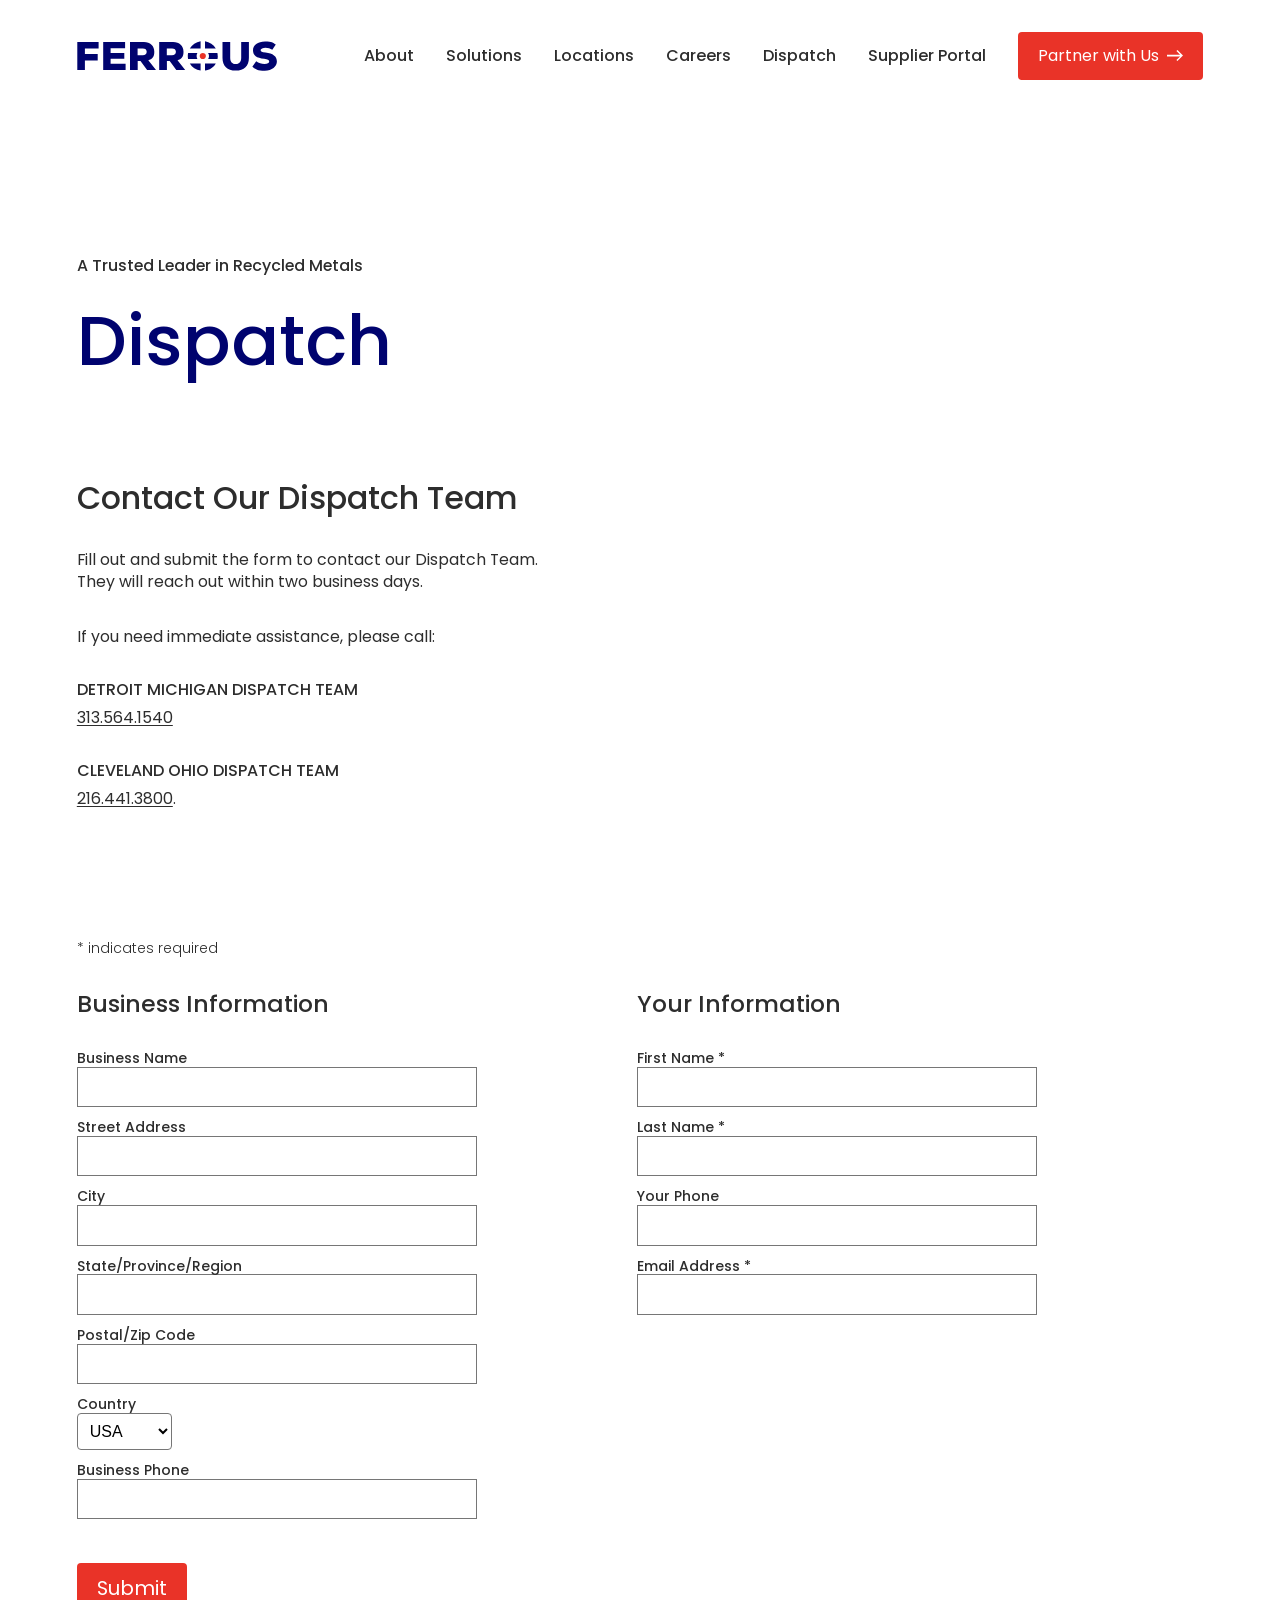
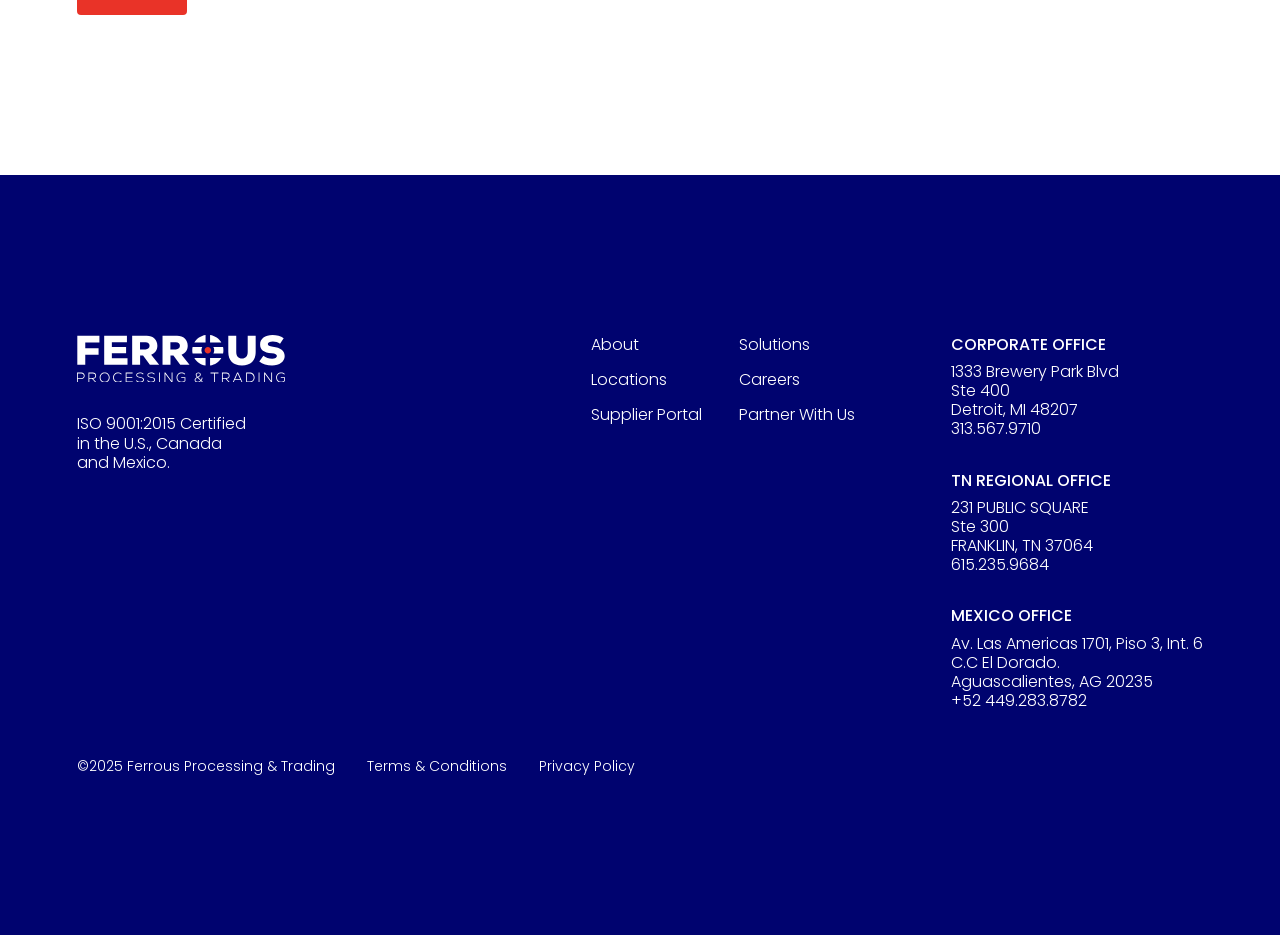
<file: dispatch/index.html>
<!DOCTYPE html>
<html lang="en-US">
<head>
	<meta charset="UTF-8">
	<meta name="viewport" content="width=device-width, initial-scale=1">
<meta name="robots" content="max-image-preview:large">
	<style>img:is([sizes="auto" i], [sizes^="auto," i]) { contain-intrinsic-size: 3000px 1500px }</style>
	<title>Dispatch &ndash; Ferrous Processing &amp; Trading</title>
<style id="boldblocks-svg-block-style-inline-css">
.wp-block-boldblocks-svg-block{display:flex}.wp-block-boldblocks-svg-block,.wp-block-boldblocks-svg-block *{box-sizing:border-box}.wp-block-boldblocks-svg-block :not(.use-as-button) svg{display:block;height:100%;width:100%}.wp-block-boldblocks-svg-block .is-invert svg{transform:scaleY(-1)}.wp-block-boldblocks-svg-block .is-flip svg{transform:scaleX(-1)}.wp-block-boldblocks-svg-block .is-flip.is-invert svg{transform:scale(-1)}.wp-block-boldblocks-svg-block[style*="--bb--margin-top--sm"]{margin-top:var(--bb--margin-top--sm)!important}@media(min-width:768px){.wp-block-boldblocks-svg-block[style*="--bb--margin-top--md"]{margin-top:var(--bb--margin-top--md)!important}}@media(min-width:1024px){.wp-block-boldblocks-svg-block[style*="--bb--margin-top--lg"]{margin-top:var(--bb--margin-top--lg)!important}}.wp-block-boldblocks-svg-block[style*="--bb--margin-right--sm"]{margin-right:var(--bb--margin-right--sm)!important}@media(min-width:768px){.wp-block-boldblocks-svg-block[style*="--bb--margin-right--md"]{margin-right:var(--bb--margin-right--md)!important}}@media(min-width:1024px){.wp-block-boldblocks-svg-block[style*="--bb--margin-right--lg"]{margin-right:var(--bb--margin-right--lg)!important}}.wp-block-boldblocks-svg-block[style*="--bb--margin-bottom--sm"]{margin-bottom:var(--bb--margin-bottom--sm)!important}@media(min-width:768px){.wp-block-boldblocks-svg-block[style*="--bb--margin-bottom--md"]{margin-bottom:var(--bb--margin-bottom--md)!important}}@media(min-width:1024px){.wp-block-boldblocks-svg-block[style*="--bb--margin-bottom--lg"]{margin-bottom:var(--bb--margin-bottom--lg)!important}}.wp-block-boldblocks-svg-block[style*="--bb--margin-left--sm"]{margin-left:var(--bb--margin-left--sm)!important}@media(min-width:768px){.wp-block-boldblocks-svg-block[style*="--bb--margin-left--md"]{margin-left:var(--bb--margin-left--md)!important}}@media(min-width:1024px){.wp-block-boldblocks-svg-block[style*="--bb--margin-left--lg"]{margin-left:var(--bb--margin-left--lg)!important}}.wp-block-boldblocks-svg-block[style*="--bb--justify-alignment--"]{display:flex}.wp-block-boldblocks-svg-block[style*="--bb--justify-alignment--sm"]{justify-content:var(--bb--justify-alignment--sm)}@media(min-width:768px){.wp-block-boldblocks-svg-block[style*="--bb--justify-alignment--md"]{justify-content:var(--bb--justify-alignment--md)}}@media(min-width:1024px){.wp-block-boldblocks-svg-block[style*="--bb--justify-alignment--lg"]{justify-content:var(--bb--justify-alignment--lg)}}.wp-block-boldblocks-svg-block[style*="--bb--zindex"]{position:relative;z-index:var(--bb--zindex)}.wp-block-boldblocks-svg-block>.wp-block-boldblocks-svg-block__inner{display:block;line-height:0}.wp-block-boldblocks-svg-block [style*="--bb--width--sm"]{width:var(--bb--width--sm)}@media(min-width:768px){.wp-block-boldblocks-svg-block [style*="--bb--width--md"]{width:var(--bb--width--md)}}@media(min-width:1024px){.wp-block-boldblocks-svg-block [style*="--bb--width--lg"]{width:var(--bb--width--lg)}}.wp-block-boldblocks-svg-block [style*="--bb--height--sm"]{height:var(--bb--height--sm)}@media(min-width:768px){.wp-block-boldblocks-svg-block [style*="--bb--height--md"]{height:var(--bb--height--md)}}@media(min-width:1024px){.wp-block-boldblocks-svg-block [style*="--bb--height--lg"]{height:var(--bb--height--lg)}}.wp-block-boldblocks-svg-block [style*="--bb--padding-top--sm"]{padding-top:var(--bb--padding-top--sm)}@media(min-width:768px){.wp-block-boldblocks-svg-block [style*="--bb--padding-top--md"]{padding-top:var(--bb--padding-top--md)}}@media(min-width:1024px){.wp-block-boldblocks-svg-block [style*="--bb--padding-top--lg"]{padding-top:var(--bb--padding-top--lg)}}.wp-block-boldblocks-svg-block [style*="--bb--padding-right--sm"]{padding-right:var(--bb--padding-right--sm)}@media(min-width:768px){.wp-block-boldblocks-svg-block [style*="--bb--padding-right--md"]{padding-right:var(--bb--padding-right--md)}}@media(min-width:1024px){.wp-block-boldblocks-svg-block [style*="--bb--padding-right--lg"]{padding-right:var(--bb--padding-right--lg)}}.wp-block-boldblocks-svg-block [style*="--bb--padding-bottom--sm"]{padding-bottom:var(--bb--padding-bottom--sm)}@media(min-width:768px){.wp-block-boldblocks-svg-block [style*="--bb--padding-bottom--md"]{padding-bottom:var(--bb--padding-bottom--md)}}@media(min-width:1024px){.wp-block-boldblocks-svg-block [style*="--bb--padding-bottom--lg"]{padding-bottom:var(--bb--padding-bottom--lg)}}.wp-block-boldblocks-svg-block [style*="--bb--padding-left--sm"]{padding-left:var(--bb--padding-left--sm)}@media(min-width:768px){.wp-block-boldblocks-svg-block [style*="--bb--padding-left--md"]{padding-left:var(--bb--padding-left--md)}}@media(min-width:1024px){.wp-block-boldblocks-svg-block [style*="--bb--padding-left--lg"]{padding-left:var(--bb--padding-left--lg)}}.wp-block-boldblocks-svg-block [style*="--bb--border--sm"]{border:var(--bb--border--sm)}@media(min-width:768px){.wp-block-boldblocks-svg-block [style*="--bb--border--md"]{border:var(--bb--border--md)}}@media(min-width:1024px){.wp-block-boldblocks-svg-block [style*="--bb--border--lg"]{border:var(--bb--border--lg)}}.wp-block-boldblocks-svg-block [style*="--bb--border-radius--sm"]{border-radius:var(--bb--border-radius--sm)}@media(min-width:768px){.wp-block-boldblocks-svg-block [style*="--bb--border-radius--md"]{border-radius:var(--bb--border-radius--md)}}@media(min-width:1024px){.wp-block-boldblocks-svg-block [style*="--bb--border-radius--lg"]{border-radius:var(--bb--border-radius--lg)}}.wp-block-boldblocks-svg-block .use-as-button{align-items:center;display:flex;justify-content:center;text-decoration:none}.wp-block-boldblocks-svg-block .use-as-button.icon-right svg{order:1}.wp-block-boldblocks-svg-block .use-as-button.is-edit .button-text{line-height:1}.wp-block-boldblocks-svg-block .use-as-button svg{height:auto!important}.wp-block-boldblocks-svg-block .use-as-button[style*="--bb--svg-width--sm"] svg{width:var(--bb--svg-width--sm)!important}@media(min-width:768px){.wp-block-boldblocks-svg-block .use-as-button[style*="--bb--svg-width--md"] svg{width:var(--bb--svg-width--md)!important}}@media(min-width:1024px){.wp-block-boldblocks-svg-block .use-as-button[style*="--bb--svg-width--lg"] svg{width:var(--bb--svg-width--lg)!important}}.wp-block-boldblocks-svg-block .use-as-button[style*="--bb--gap--sm"]{gap:var(--bb--gap--sm)}@media(min-width:768px){.wp-block-boldblocks-svg-block .use-as-button[style*="--bb--gap--md"]{gap:var(--bb--gap--md)}}@media(min-width:1024px){.wp-block-boldblocks-svg-block .use-as-button[style*="--bb--gap--lg"]{gap:var(--bb--gap--lg)}}.wp-block-boldblocks-svg-block .use-as-button[style*="--bb--text--color:"]{color:var(--bb--text--color)}.wp-block-boldblocks-svg-block [style*="--bb--fill--color:"] [fill],.wp-block-boldblocks-svg-block [style*="--bb--fill--color:"] [fill] *,.wp-block-boldblocks-svg-block [style*="--bb--fill--color:"] svg,.wp-block-boldblocks-svg-block [style*="--bb--fill--color:"] svg *{fill:var(--bb--fill--color)!important}.wp-block-boldblocks-svg-block [style*="--bb--stroke--color:"]{color:var(--bb--stroke--color)}.wp-block-boldblocks-svg-block [style*="--bb--stroke--color:"] [stroke],.wp-block-boldblocks-svg-block [style*="--bb--stroke--color:"] [stroke] *,.wp-block-boldblocks-svg-block [style*="--bb--stroke--color:"] svg,.wp-block-boldblocks-svg-block [style*="--bb--stroke--color:"] svg *{stroke:var(--bb--stroke--color)!important}.wp-block-boldblocks-svg-block [style*="--bb--background--color:"]{background:var(--bb--background--color)}

</style>
<style id="wp-block-group-inline-css">
.wp-block-group{box-sizing:border-box}:where(.wp-block-group.wp-block-group-is-layout-constrained){position:relative}
</style>
<style id="enable-linked-groups-block-styles-inline-css">
.wp-block-group.is-linked{position:relative}.wp-block-group.is-linked:not(.block-editor-block-list__block)>:nth-child(2){margin-block-start:0}.wp-block-group.is-linked a.wp-block-group__link{bottom:0;height:100%;left:0;position:absolute;text-decoration:none!important;width:100%;z-index:3}.wp-block-group.is-linked .wp-block-button,.wp-block-group.is-linked a{position:relative;z-index:4}

</style>
<style id="wp-block-navigation-link-inline-css">
.wp-block-navigation .wp-block-navigation-item__label{overflow-wrap:break-word}.wp-block-navigation .wp-block-navigation-item__description{display:none}.link-ui-tools{border-top:1px solid #f0f0f0;padding:8px}.link-ui-block-inserter{padding-top:8px}.link-ui-block-inserter__back{margin-left:8px;text-transform:uppercase}
</style>
<style id="wp-block-button-inline-css">
.wp-block-button__link{align-content:center;box-sizing:border-box;cursor:pointer;display:inline-block;height:100%;text-align:center;word-break:break-word}.wp-block-button__link.aligncenter{text-align:center}.wp-block-button__link.alignright{text-align:right}:where(.wp-block-button__link){border-radius:9999px;box-shadow:none;padding:calc(.667em + 2px) calc(1.333em + 2px);text-decoration:none}.wp-block-button[style*=text-decoration] .wp-block-button__link{text-decoration:inherit}.wp-block-buttons>.wp-block-button.has-custom-width{max-width:none}.wp-block-buttons>.wp-block-button.has-custom-width .wp-block-button__link{width:100%}.wp-block-buttons>.wp-block-button.has-custom-font-size .wp-block-button__link{font-size:inherit}.wp-block-buttons>.wp-block-button.wp-block-button__width-25{width:calc(25% - var(--wp--style--block-gap, .5em)*.75)}.wp-block-buttons>.wp-block-button.wp-block-button__width-50{width:calc(50% - var(--wp--style--block-gap, .5em)*.5)}.wp-block-buttons>.wp-block-button.wp-block-button__width-75{width:calc(75% - var(--wp--style--block-gap, .5em)*.25)}.wp-block-buttons>.wp-block-button.wp-block-button__width-100{flex-basis:100%;width:100%}.wp-block-buttons.is-vertical>.wp-block-button.wp-block-button__width-25{width:25%}.wp-block-buttons.is-vertical>.wp-block-button.wp-block-button__width-50{width:50%}.wp-block-buttons.is-vertical>.wp-block-button.wp-block-button__width-75{width:75%}.wp-block-button.is-style-squared,.wp-block-button__link.wp-block-button.is-style-squared{border-radius:0}.wp-block-button.no-border-radius,.wp-block-button__link.no-border-radius{border-radius:0!important}:root :where(.wp-block-button .wp-block-button__link.is-style-outline),:root :where(.wp-block-button.is-style-outline>.wp-block-button__link){border:2px solid;padding:.667em 1.333em}:root :where(.wp-block-button .wp-block-button__link.is-style-outline:not(.has-text-color)),:root :where(.wp-block-button.is-style-outline>.wp-block-button__link:not(.has-text-color)){color:currentColor}:root :where(.wp-block-button .wp-block-button__link.is-style-outline:not(.has-background)),:root :where(.wp-block-button.is-style-outline>.wp-block-button__link:not(.has-background)){background-color:initial;background-image:none}
</style>
<style id="enable-button-icons-block-styles-inline-css">
.wp-block-button[class*=has-icon__] .wp-block-button__link{align-items:center;display:flex;gap:.5em}.wp-block-button[class*=has-icon__] .wp-block-button__link span{line-height:0}.wp-block-button[class*=has-icon__] .wp-block-button__link svg{color:currentColor;fill:currentColor}.wp-block-button[class*=has-icon__] .wp-block-button__link.has-text-align-center{justify-content:center}.wp-block-button[class*=has-icon__] .wp-block-button__link.has-text-align-right{justify-content:flex-end}.wp-block-button[class*=has-icon__] .wp-block-button__link.has-text-align-left{justify-content:flex-start}.wp-block-button[class*=has-icon__].has-justified-space-between .wp-block-button__link{justify-content:space-between}.wp-block-button[class*=has-icon__].has-icon__arrow-left svg,.wp-block-button[class*=has-icon__].has-icon__arrow-right svg,.wp-block-button[class*=has-icon__].has-icon__cloud svg,.wp-block-button[class*=has-icon__].has-icon__cloud-upload svg{height:.7em;width:1em}.wp-block-button[class*=has-icon__].has-icon__chevron-left svg,.wp-block-button[class*=has-icon__].has-icon__chevron-right svg{height:.8em;width:.45em}.wp-block-button[class*=has-icon__].has-icon__chevron-left-small svg,.wp-block-button[class*=has-icon__].has-icon__chevron-right-small svg{height:.5em;width:.3em}.wp-block-button[class*=has-icon__].has-icon__comment-author-avatar svg,.wp-block-button[class*=has-icon__].has-icon__help svg,.wp-block-button[class*=has-icon__].has-icon__info svg{height:.9em;width:.9em}.wp-block-button[class*=has-icon__].has-icon__download svg{height:.8em;width:.75em}.wp-block-button[class*=has-icon__].has-icon__external svg{height:.7em;width:.7em}.wp-block-button[class*=has-icon__].has-icon__external-arrow svg{height:.6em;width:.6em}.wp-block-button[class*=has-icon__].has-icon__lock-outline svg{height:.9em;width:.64em}.wp-block-button[class*=has-icon__].has-icon__login svg{height:.8em;width:.8em}.wp-block-button[class*=has-icon__].has-icon__next svg,.wp-block-button[class*=has-icon__].has-icon__previous svg{height:.75em;width:.775em}.wp-block-button[class*=has-icon__].has-icon__shuffle svg,.wp-block-button[class*=has-icon__].has-icon__wordpress svg{height:.9em;width:.9em}

</style>
<style id="wp-block-buttons-inline-css">
.wp-block-buttons{box-sizing:border-box}.wp-block-buttons.is-vertical{flex-direction:column}.wp-block-buttons.is-vertical>.wp-block-button:last-child{margin-bottom:0}.wp-block-buttons>.wp-block-button{display:inline-block;margin:0}.wp-block-buttons.is-content-justification-left{justify-content:flex-start}.wp-block-buttons.is-content-justification-left.is-vertical{align-items:flex-start}.wp-block-buttons.is-content-justification-center{justify-content:center}.wp-block-buttons.is-content-justification-center.is-vertical{align-items:center}.wp-block-buttons.is-content-justification-right{justify-content:flex-end}.wp-block-buttons.is-content-justification-right.is-vertical{align-items:flex-end}.wp-block-buttons.is-content-justification-space-between{justify-content:space-between}.wp-block-buttons.aligncenter{text-align:center}.wp-block-buttons:not(.is-content-justification-space-between,.is-content-justification-right,.is-content-justification-left,.is-content-justification-center) .wp-block-button.aligncenter{margin-left:auto;margin-right:auto;width:100%}.wp-block-buttons[style*=text-decoration] .wp-block-button,.wp-block-buttons[style*=text-decoration] .wp-block-button__link{text-decoration:inherit}.wp-block-buttons.has-custom-font-size .wp-block-button__link{font-size:inherit}.wp-block-buttons .wp-block-button__link{width:100%}.wp-block-button.aligncenter{text-align:center}
</style>
<link rel="stylesheet" id="wp-block-navigation-css" href="/wp-content/plugins/gutenberg/build/block-library/blocks/navigation/style.css" media="all">
<style id="fpt-spacer-style-inline-css">
.spacer-block {
    display: block;
    height: 2rem;
    margin-block-start: 2rem;
    margin-block-end: 2rem;
}
.spacer-block.is-style-spacer-short {
    margin-block-start: 4rem;
    margin-block-end: 4rem;
}
.spacer-block.is-style-spacer-tall {
    margin-block-start: 8rem;
    margin-block-end: 8rem;
}

.block-editor-block-list__block
.block-editor-block-list__block.is-style-spacer-tall.wp-block-fpt-spacer {
    margin-block: 0;
    padding-block: 0;
}
</style>
<style id="wp-block-paragraph-inline-css">
.is-small-text{font-size:.875em}.is-regular-text{font-size:1em}.is-large-text{font-size:2.25em}.is-larger-text{font-size:3em}.has-drop-cap:not(:focus):first-letter{float:left;font-size:8.4em;font-style:normal;font-weight:100;line-height:.68;margin:.05em .1em 0 0;text-transform:uppercase}body.rtl .has-drop-cap:not(:focus):first-letter{float:none;margin-left:.1em}p.has-drop-cap.has-background{overflow:hidden}:root :where(p.has-background){padding:1.25em 2.375em}:where(p.has-text-color:not(.has-link-color)) a{color:inherit}p.has-text-align-left[style*="writing-mode:vertical-lr"],p.has-text-align-right[style*="writing-mode:vertical-rl"]{rotate:180deg}
</style>
<style id="wp-block-heading-inline-css">
h1.has-background,h2.has-background,h3.has-background,h4.has-background,h5.has-background,h6.has-background{padding:1.25em 2.375em}h1.has-text-align-left[style*=writing-mode]:where([style*=vertical-lr]),h1.has-text-align-right[style*=writing-mode]:where([style*=vertical-rl]),h2.has-text-align-left[style*=writing-mode]:where([style*=vertical-lr]),h2.has-text-align-right[style*=writing-mode]:where([style*=vertical-rl]),h3.has-text-align-left[style*=writing-mode]:where([style*=vertical-lr]),h3.has-text-align-right[style*=writing-mode]:where([style*=vertical-rl]),h4.has-text-align-left[style*=writing-mode]:where([style*=vertical-lr]),h4.has-text-align-right[style*=writing-mode]:where([style*=vertical-rl]),h5.has-text-align-left[style*=writing-mode]:where([style*=vertical-lr]),h5.has-text-align-right[style*=writing-mode]:where([style*=vertical-rl]),h6.has-text-align-left[style*=writing-mode]:where([style*=vertical-lr]),h6.has-text-align-right[style*=writing-mode]:where([style*=vertical-rl]){rotate:180deg}
</style>
<style id="wp-block-post-content-inline-css">
.wp-block-post-content{display:flow-root}
</style>
<style id="wp-block-library-inline-css">
:root{--wp-block-synced-color:#7a00df;--wp-block-synced-color--rgb:122,0,223;--wp-bound-block-color:var(--wp-block-synced-color);--wp-admin-theme-color:#007cba;--wp-admin-theme-color--rgb:0,124,186;--wp-admin-theme-color-darker-10:#006ba1;--wp-admin-theme-color-darker-10--rgb:0,107,161;--wp-admin-theme-color-darker-20:#005a87;--wp-admin-theme-color-darker-20--rgb:0,90,135;--wp-admin-border-width-focus:2px}@media (min-resolution:192dpi){:root{--wp-admin-border-width-focus:1.5px}}.wp-element-button{cursor:pointer}:root{--wp--preset--font-size--normal:16px;--wp--preset--font-size--huge:42px}:root .has-very-light-gray-background-color{background-color:#eee}:root .has-very-dark-gray-background-color{background-color:#313131}:root .has-very-light-gray-color{color:#eee}:root .has-very-dark-gray-color{color:#313131}:root .has-vivid-green-cyan-to-vivid-cyan-blue-gradient-background{background:linear-gradient(135deg,#00d084,#0693e3)}:root .has-purple-crush-gradient-background{background:linear-gradient(135deg,#34e2e4,#4721fb 50%,#ab1dfe)}:root .has-hazy-dawn-gradient-background{background:linear-gradient(135deg,#faaca8,#dad0ec)}:root .has-subdued-olive-gradient-background{background:linear-gradient(135deg,#fafae1,#67a671)}:root .has-atomic-cream-gradient-background{background:linear-gradient(135deg,#fdd79a,#004a59)}:root .has-nightshade-gradient-background{background:linear-gradient(135deg,#330968,#31cdcf)}:root .has-midnight-gradient-background{background:linear-gradient(135deg,#020381,#2874fc)}.has-regular-font-size{font-size:1em}.has-larger-font-size{font-size:2.625em}.has-normal-font-size{font-size:var(--wp--preset--font-size--normal)}.has-huge-font-size{font-size:var(--wp--preset--font-size--huge)}.has-text-align-center{text-align:center}.has-text-align-left{text-align:left}.has-text-align-right{text-align:right}#end-resizable-editor-section{display:none}.aligncenter{clear:both}.items-justified-left{justify-content:flex-start}.items-justified-center{justify-content:center}.items-justified-right{justify-content:flex-end}.items-justified-space-between{justify-content:space-between}.screen-reader-text{word-wrap:normal!important;border:0;clip-path:inset(50%);height:1px;margin:-1px;overflow:hidden;padding:0;position:absolute;width:1px}.screen-reader-text:focus{background-color:#ddd;clip-path:none;color:#444;display:block;font-size:1em;height:auto;left:5px;line-height:normal;padding:15px 23px 14px;text-decoration:none;top:5px;width:auto;z-index:100000}html :where(.has-border-color){border-style:solid}html :where([style*=border-top-color]){border-top-style:solid}html :where([style*=border-right-color]){border-right-style:solid}html :where([style*=border-bottom-color]){border-bottom-style:solid}html :where([style*=border-left-color]){border-left-style:solid}html :where([style*=border-width]){border-style:solid}html :where([style*=border-top-width]){border-top-style:solid}html :where([style*=border-right-width]){border-right-style:solid}html :where([style*=border-bottom-width]){border-bottom-style:solid}html :where([style*=border-left-width]){border-left-style:solid}html :where(img[class*=wp-image-]){height:auto;max-width:100%}:where(figure){margin:0 0 1em}html :where(.is-position-sticky){--wp-admin--admin-bar--position-offset:var(--wp-admin--admin-bar--height,0px)}@media screen and (max-width:600px){html :where(.is-position-sticky){--wp-admin--admin-bar--position-offset:0px}}
</style>
<style id="global-styles-inline-css">
:root{--wp--preset--aspect-ratio--square: 1;--wp--preset--aspect-ratio--4-3: 4/3;--wp--preset--aspect-ratio--3-4: 3/4;--wp--preset--aspect-ratio--3-2: 3/2;--wp--preset--aspect-ratio--2-3: 2/3;--wp--preset--aspect-ratio--16-9: 16/9;--wp--preset--aspect-ratio--9-16: 9/16;--wp--preset--color--black: #000000;--wp--preset--color--cyan-bluish-gray: #abb8c3;--wp--preset--color--white: #ffffff;--wp--preset--color--pale-pink: #f78da7;--wp--preset--color--vivid-red: #cf2e2e;--wp--preset--color--luminous-vivid-orange: #ff6900;--wp--preset--color--luminous-vivid-amber: #fcb900;--wp--preset--color--light-green-cyan: #7bdcb5;--wp--preset--color--vivid-green-cyan: #00d084;--wp--preset--color--pale-cyan-blue: #8ed1fc;--wp--preset--color--vivid-cyan-blue: #0693e3;--wp--preset--color--vivid-purple: #9b51e0;--wp--preset--color--base: #FFFFFF;--wp--preset--color--contrast: #2D2D2D;--wp--preset--color--ferrous-blue: #00036F;--wp--preset--color--ferrous-red: #E93328;--wp--preset--color--off-white: #FBFBFB;--wp--preset--gradient--vivid-cyan-blue-to-vivid-purple: linear-gradient(135deg,rgb(6,147,227) 0%,rgb(155,81,224) 100%);--wp--preset--gradient--light-green-cyan-to-vivid-green-cyan: linear-gradient(135deg,rgb(122,220,180) 0%,rgb(0,208,130) 100%);--wp--preset--gradient--luminous-vivid-amber-to-luminous-vivid-orange: linear-gradient(135deg,rgb(252,185,0) 0%,rgb(255,105,0) 100%);--wp--preset--gradient--luminous-vivid-orange-to-vivid-red: linear-gradient(135deg,rgb(255,105,0) 0%,rgb(207,46,46) 100%);--wp--preset--gradient--very-light-gray-to-cyan-bluish-gray: linear-gradient(135deg,rgb(238,238,238) 0%,rgb(169,184,195) 100%);--wp--preset--gradient--cool-to-warm-spectrum: linear-gradient(135deg,rgb(74,234,220) 0%,rgb(151,120,209) 20%,rgb(207,42,186) 40%,rgb(238,44,130) 60%,rgb(251,105,98) 80%,rgb(254,248,76) 100%);--wp--preset--gradient--blush-light-purple: linear-gradient(135deg,rgb(255,206,236) 0%,rgb(152,150,240) 100%);--wp--preset--gradient--blush-bordeaux: linear-gradient(135deg,rgb(254,205,165) 0%,rgb(254,45,45) 50%,rgb(107,0,62) 100%);--wp--preset--gradient--luminous-dusk: linear-gradient(135deg,rgb(255,203,112) 0%,rgb(199,81,192) 50%,rgb(65,88,208) 100%);--wp--preset--gradient--pale-ocean: linear-gradient(135deg,rgb(255,245,203) 0%,rgb(182,227,212) 50%,rgb(51,167,181) 100%);--wp--preset--gradient--electric-grass: linear-gradient(135deg,rgb(202,248,128) 0%,rgb(113,206,126) 100%);--wp--preset--gradient--midnight: linear-gradient(135deg,rgb(2,3,129) 0%,rgb(40,116,252) 100%);--wp--preset--font-size--small: 1rem;--wp--preset--font-size--medium: clamp(1rem, 1rem + ((1vw - 0.2rem) * 0.392), 1.25rem);--wp--preset--font-size--large: clamp(1.25rem, 1.25rem + ((1vw - 0.2rem) * 0.392), 1.5rem);--wp--preset--font-size--x-large: clamp(1.75rem, 1.75rem + ((1vw - 0.2rem) * 0.392), 2rem);--wp--preset--font-size--tiny: 0.625rem;--wp--preset--font-size--x-small: 0.875rem;--wp--preset--font-size--xx-large: clamp(2.5rem, 2.5rem + ((1vw - 0.2rem) * 0.784), 3rem);--wp--preset--font-size--xxx-large: clamp(2.5rem, 2.5rem + ((1vw - 0.2rem) * 3.137), 4.5rem);--wp--preset--font-size--big-marquee: clamp(5rem, 5rem + ((1vw - 0.2rem) * 14.118), 14rem);--wp--preset--font-family--poppins: "Poppins", sans-serif;--wp--preset--spacing--20: 0.625rem;--wp--preset--spacing--30: 1rem;--wp--preset--spacing--40: 2rem;--wp--preset--spacing--50: 3rem;--wp--preset--spacing--60: 6rem;--wp--preset--spacing--70: 8rem;--wp--preset--spacing--80: 10rem;--wp--preset--shadow--natural: 6px 6px 9px rgba(0, 0, 0, 0.2);--wp--preset--shadow--deep: 12px 12px 50px rgba(0, 0, 0, 0.4);--wp--preset--shadow--sharp: 6px 6px 0px rgba(0, 0, 0, 0.2);--wp--preset--shadow--outlined: 6px 6px 0px -3px rgb(255, 255, 255), 6px 6px rgb(0, 0, 0);--wp--preset--shadow--crisp: 6px 6px 0px rgb(0, 0, 0);}:root { --wp--style--global--content-size: 960px;--wp--style--global--wide-size: 1340px; }:where(body) { margin: 0; }.wp-site-blocks { padding-top: var(--wp--style--root--padding-top); padding-bottom: var(--wp--style--root--padding-bottom); }.has-global-padding { padding-right: var(--wp--style--root--padding-right); padding-left: var(--wp--style--root--padding-left); }.has-global-padding > .alignfull { margin-right: calc(var(--wp--style--root--padding-right) * -1); margin-left: calc(var(--wp--style--root--padding-left) * -1); }.has-global-padding :where(:not(.alignfull.is-layout-flow) > .has-global-padding:not(.wp-block-block, .alignfull)) { padding-right: 0; padding-left: 0; }.has-global-padding :where(:not(.alignfull.is-layout-flow) > .has-global-padding:not(.wp-block-block, .alignfull)) > .alignfull { margin-left: 0; margin-right: 0; }.wp-site-blocks > .alignleft { float: left; margin-right: 2em; }.wp-site-blocks > .alignright { float: right; margin-left: 2em; }.wp-site-blocks > .aligncenter { justify-content: center; margin-left: auto; margin-right: auto; }:where(.wp-site-blocks) > * { margin-block-start: 2rem; margin-block-end: 0; }:where(.wp-site-blocks) > :first-child { margin-block-start: 0; }:where(.wp-site-blocks) > :last-child { margin-block-end: 0; }:root { --wp--style--block-gap: 2rem; }:root :where(.is-layout-flow) > :first-child{margin-block-start: 0;}:root :where(.is-layout-flow) > :last-child{margin-block-end: 0;}:root :where(.is-layout-flow) > *{margin-block-start: 2rem;margin-block-end: 0;}:root :where(.is-layout-constrained) > :first-child{margin-block-start: 0;}:root :where(.is-layout-constrained) > :last-child{margin-block-end: 0;}:root :where(.is-layout-constrained) > *{margin-block-start: 2rem;margin-block-end: 0;}:root :where(.is-layout-flex){gap: 2rem;}:root :where(.is-layout-grid){gap: 2rem;}.is-layout-flow > .alignleft{float: left;margin-inline-start: 0;margin-inline-end: 2em;}.is-layout-flow > .alignright{float: right;margin-inline-start: 2em;margin-inline-end: 0;}.is-layout-flow > .aligncenter{margin-left: auto !important;margin-right: auto !important;}.is-layout-constrained > .alignleft{float: left;margin-inline-start: 0;margin-inline-end: 2em;}.is-layout-constrained > .alignright{float: right;margin-inline-start: 2em;margin-inline-end: 0;}.is-layout-constrained > .aligncenter{margin-left: auto !important;margin-right: auto !important;}.is-layout-constrained > :where(:not(.alignleft):not(.alignright):not(.alignfull)){max-width: var(--wp--style--global--content-size);margin-left: auto !important;margin-right: auto !important;}.is-layout-constrained > .alignwide{max-width: var(--wp--style--global--wide-size);}body .is-layout-flex{display: flex;}.is-layout-flex{flex-wrap: wrap;align-items: center;}.is-layout-flex > :is(*, div){margin: 0;}body .is-layout-grid{display: grid;}.is-layout-grid > :is(*, div){margin: 0;}body{background-color: var(--wp--preset--color--base);color: var(--wp--preset--color--contrast);font-family: var(--wp--preset--font-family--poppins);font-size: var(--wp--preset--font-size--medium);font-style: normal;font-weight: 300;letter-spacing: 0px;line-height: 1.4;--wp--style--root--padding-top: 0px;--wp--style--root--padding-right: 6vw;--wp--style--root--padding-bottom: 0px;--wp--style--root--padding-left: 6vw;}a:where(:not(.wp-element-button)){color: currentColor;text-decoration: underline;}:root :where(a:where(:not(.wp-element-button)):hover){text-decoration: none;}h1, h2, h3, h4, h5, h6{font-style: normal;font-weight: 500;line-height: 1.2;}h1{font-size: var(--wp--preset--font-size--xxx-large);font-style: normal;font-weight: 500;line-height: 1.2;}h2{font-size: var(--wp--preset--font-size--xx-large);font-style: normal;font-weight: 500;line-height: 1.2;}h3{font-size: var(--wp--preset--font-size--x-large);font-style: normal;font-weight: 500;line-height: 1.2;}h4{font-size: var(--wp--preset--font-size--large);font-style: normal;font-weight: 500;line-height: 1.2;}h5{font-size: var(--wp--preset--font-size--medium);font-style: normal;font-weight: 500;line-height: 1.2;}h6{font-size: var(--wp--preset--font-size--small);font-style: normal;font-weight: 500;line-height: 1.2;text-transform: uppercase;}:root :where(.wp-element-button, .wp-block-button__link){background-color: var(--wp--preset--color--ferrous-red);border-radius: 0.25rem;border-width: 0;color: var(--wp--preset--color--white);font-family: inherit;font-size: var(--wp--preset--font-size--small);font-weight: 400;line-height: 1.5rem;padding-top: 0.75rem;padding-right: 1.25rem;padding-bottom: 0.75rem;padding-left: 1.25rem;text-decoration: none;}:root :where(.wp-element-button:hover, .wp-block-button__link:hover){background-color: color-mix(in srgb, var(--wp--preset--color--ferrous-red) 90%, black);border-color: transparent;color: var(--wp--preset--color--white);}:root :where(.wp-element-button:focus, .wp-block-button__link:focus){outline-color: var(--wp--preset--color--ferrous-red);outline-offset: 2px;}:root :where(.wp-element-caption, .wp-block-audio figcaption, .wp-block-embed figcaption, .wp-block-gallery figcaption, .wp-block-image figcaption, .wp-block-table figcaption, .wp-block-video figcaption){font-size: var(--wp--preset--font-size--small);line-height: 1.4;}.has-black-color{color: var(--wp--preset--color--black) !important;}.has-cyan-bluish-gray-color{color: var(--wp--preset--color--cyan-bluish-gray) !important;}.has-white-color{color: var(--wp--preset--color--white) !important;}.has-pale-pink-color{color: var(--wp--preset--color--pale-pink) !important;}.has-vivid-red-color{color: var(--wp--preset--color--vivid-red) !important;}.has-luminous-vivid-orange-color{color: var(--wp--preset--color--luminous-vivid-orange) !important;}.has-luminous-vivid-amber-color{color: var(--wp--preset--color--luminous-vivid-amber) !important;}.has-light-green-cyan-color{color: var(--wp--preset--color--light-green-cyan) !important;}.has-vivid-green-cyan-color{color: var(--wp--preset--color--vivid-green-cyan) !important;}.has-pale-cyan-blue-color{color: var(--wp--preset--color--pale-cyan-blue) !important;}.has-vivid-cyan-blue-color{color: var(--wp--preset--color--vivid-cyan-blue) !important;}.has-vivid-purple-color{color: var(--wp--preset--color--vivid-purple) !important;}.has-base-color{color: var(--wp--preset--color--base) !important;}.has-contrast-color{color: var(--wp--preset--color--contrast) !important;}.has-ferrous-blue-color{color: var(--wp--preset--color--ferrous-blue) !important;}.has-ferrous-red-color{color: var(--wp--preset--color--ferrous-red) !important;}.has-off-white-color{color: var(--wp--preset--color--off-white) !important;}.has-black-background-color{background-color: var(--wp--preset--color--black) !important;}.has-cyan-bluish-gray-background-color{background-color: var(--wp--preset--color--cyan-bluish-gray) !important;}.has-white-background-color{background-color: var(--wp--preset--color--white) !important;}.has-pale-pink-background-color{background-color: var(--wp--preset--color--pale-pink) !important;}.has-vivid-red-background-color{background-color: var(--wp--preset--color--vivid-red) !important;}.has-luminous-vivid-orange-background-color{background-color: var(--wp--preset--color--luminous-vivid-orange) !important;}.has-luminous-vivid-amber-background-color{background-color: var(--wp--preset--color--luminous-vivid-amber) !important;}.has-light-green-cyan-background-color{background-color: var(--wp--preset--color--light-green-cyan) !important;}.has-vivid-green-cyan-background-color{background-color: var(--wp--preset--color--vivid-green-cyan) !important;}.has-pale-cyan-blue-background-color{background-color: var(--wp--preset--color--pale-cyan-blue) !important;}.has-vivid-cyan-blue-background-color{background-color: var(--wp--preset--color--vivid-cyan-blue) !important;}.has-vivid-purple-background-color{background-color: var(--wp--preset--color--vivid-purple) !important;}.has-base-background-color{background-color: var(--wp--preset--color--base) !important;}.has-contrast-background-color{background-color: var(--wp--preset--color--contrast) !important;}.has-ferrous-blue-background-color{background-color: var(--wp--preset--color--ferrous-blue) !important;}.has-ferrous-red-background-color{background-color: var(--wp--preset--color--ferrous-red) !important;}.has-off-white-background-color{background-color: var(--wp--preset--color--off-white) !important;}.has-black-border-color{border-color: var(--wp--preset--color--black) !important;}.has-cyan-bluish-gray-border-color{border-color: var(--wp--preset--color--cyan-bluish-gray) !important;}.has-white-border-color{border-color: var(--wp--preset--color--white) !important;}.has-pale-pink-border-color{border-color: var(--wp--preset--color--pale-pink) !important;}.has-vivid-red-border-color{border-color: var(--wp--preset--color--vivid-red) !important;}.has-luminous-vivid-orange-border-color{border-color: var(--wp--preset--color--luminous-vivid-orange) !important;}.has-luminous-vivid-amber-border-color{border-color: var(--wp--preset--color--luminous-vivid-amber) !important;}.has-light-green-cyan-border-color{border-color: var(--wp--preset--color--light-green-cyan) !important;}.has-vivid-green-cyan-border-color{border-color: var(--wp--preset--color--vivid-green-cyan) !important;}.has-pale-cyan-blue-border-color{border-color: var(--wp--preset--color--pale-cyan-blue) !important;}.has-vivid-cyan-blue-border-color{border-color: var(--wp--preset--color--vivid-cyan-blue) !important;}.has-vivid-purple-border-color{border-color: var(--wp--preset--color--vivid-purple) !important;}.has-base-border-color{border-color: var(--wp--preset--color--base) !important;}.has-contrast-border-color{border-color: var(--wp--preset--color--contrast) !important;}.has-ferrous-blue-border-color{border-color: var(--wp--preset--color--ferrous-blue) !important;}.has-ferrous-red-border-color{border-color: var(--wp--preset--color--ferrous-red) !important;}.has-off-white-border-color{border-color: var(--wp--preset--color--off-white) !important;}.has-vivid-cyan-blue-to-vivid-purple-gradient-background{background: var(--wp--preset--gradient--vivid-cyan-blue-to-vivid-purple) !important;}.has-light-green-cyan-to-vivid-green-cyan-gradient-background{background: var(--wp--preset--gradient--light-green-cyan-to-vivid-green-cyan) !important;}.has-luminous-vivid-amber-to-luminous-vivid-orange-gradient-background{background: var(--wp--preset--gradient--luminous-vivid-amber-to-luminous-vivid-orange) !important;}.has-luminous-vivid-orange-to-vivid-red-gradient-background{background: var(--wp--preset--gradient--luminous-vivid-orange-to-vivid-red) !important;}.has-very-light-gray-to-cyan-bluish-gray-gradient-background{background: var(--wp--preset--gradient--very-light-gray-to-cyan-bluish-gray) !important;}.has-cool-to-warm-spectrum-gradient-background{background: var(--wp--preset--gradient--cool-to-warm-spectrum) !important;}.has-blush-light-purple-gradient-background{background: var(--wp--preset--gradient--blush-light-purple) !important;}.has-blush-bordeaux-gradient-background{background: var(--wp--preset--gradient--blush-bordeaux) !important;}.has-luminous-dusk-gradient-background{background: var(--wp--preset--gradient--luminous-dusk) !important;}.has-pale-ocean-gradient-background{background: var(--wp--preset--gradient--pale-ocean) !important;}.has-electric-grass-gradient-background{background: var(--wp--preset--gradient--electric-grass) !important;}.has-midnight-gradient-background{background: var(--wp--preset--gradient--midnight) !important;}.has-small-font-size{font-size: var(--wp--preset--font-size--small) !important;}.has-medium-font-size{font-size: var(--wp--preset--font-size--medium) !important;}.has-large-font-size{font-size: var(--wp--preset--font-size--large) !important;}.has-x-large-font-size{font-size: var(--wp--preset--font-size--x-large) !important;}.has-tiny-font-size{font-size: var(--wp--preset--font-size--tiny) !important;}.has-x-small-font-size{font-size: var(--wp--preset--font-size--x-small) !important;}.has-xx-large-font-size{font-size: var(--wp--preset--font-size--xx-large) !important;}.has-xxx-large-font-size{font-size: var(--wp--preset--font-size--xxx-large) !important;}.has-big-marquee-font-size{font-size: var(--wp--preset--font-size--big-marquee) !important;}.has-poppins-font-family{font-family: var(--wp--preset--font-family--poppins) !important;}
:root :where(.wp-block-buttons-is-layout-flow) > :first-child{margin-block-start: 0;}:root :where(.wp-block-buttons-is-layout-flow) > :last-child{margin-block-end: 0;}:root :where(.wp-block-buttons-is-layout-flow) > *{margin-block-start: 1rem;margin-block-end: 0;}:root :where(.wp-block-buttons-is-layout-constrained) > :first-child{margin-block-start: 0;}:root :where(.wp-block-buttons-is-layout-constrained) > :last-child{margin-block-end: 0;}:root :where(.wp-block-buttons-is-layout-constrained) > *{margin-block-start: 1rem;margin-block-end: 0;}:root :where(.wp-block-buttons-is-layout-flex){gap: 1rem;}:root :where(.wp-block-buttons-is-layout-grid){gap: 1rem;}
:root :where(.wp-block-navigation){font-size: var(--wp--preset--font-size--small);font-weight: 500;}
:root :where(.wp-block-navigation a:where(:not(.wp-element-button))){text-decoration: none;}
:root :where(.wp-block-navigation a:where(:not(.wp-element-button)):hover){text-decoration: underline;}
</style>
<style id="block-style-variation-styles-inline-css">
:root :where(.wp-block-group.is-style-section-main--2){margin-top: 0;margin-bottom: 0;padding-top: 10rem;padding-bottom: 10rem;}
:root :where(.wp-block-fpt-spacer.is-style-spacer-short--3){margin-top: 0;margin-right: 0;margin-bottom: 0;margin-left: 0;padding-top: 3rem;padding-right: 0;padding-bottom: 3rem;padding-left: 0;}
:root :where(p.is-style-text-eyebrow--4){font-size: clamp(0.875rem, 0.875rem + ((1vw - 0.2rem) * 0.196), 1rem);font-style: normal;font-weight: 500;line-height: 1.2;margin-top: 0;margin-right: 0;margin-bottom: 1.5rem;margin-left: 0;padding-top: 0;padding-right: 0;padding-bottom: 0;padding-left: 0;}
:root :where(.is-style-section-main-no-block-padding--5 .wp-block-cover){min-height: 10rem;padding-top: 0;padding-right: 0;padding-bottom: 0;padding-left: 0;}:root :where(.wp-block-group.is-style-section-main-no-block-padding--5){margin-top: 0;margin-bottom: 0;padding-top: 0;padding-bottom: 0;}
:root :where(.wp-block-group.is-style-section-main-half-pad--6){margin-top: 0;margin-bottom: 0;padding-top: 6rem;padding-bottom: 6rem;}
:root :where(p.is-style-text-smaller--7){font-size: clamp(0.875rem, 0.875rem + ((1vw - 0.2rem) * 0.196), 1rem);font-style: normal;font-weight: 400;line-height: 1.4;}
:root :where(p.is-style-text-smaller--8){font-size: clamp(0.875rem, 0.875rem + ((1vw - 0.2rem) * 0.196), 1rem);font-style: normal;font-weight: 400;line-height: 1.4;}
:root :where(p.is-style-text-smaller--9){font-size: clamp(0.875rem, 0.875rem + ((1vw - 0.2rem) * 0.196), 1rem);font-style: normal;font-weight: 400;line-height: 1.4;}
:root :where(p.is-style-text-smaller--10){font-size: clamp(0.875rem, 0.875rem + ((1vw - 0.2rem) * 0.196), 1rem);font-style: normal;font-weight: 400;line-height: 1.4;}
</style>
<link rel="stylesheet" id="custom-text-format-css-css" href="/wp-content/plugins/custom-text-formats/css/custom-text-format.css" media="all">
<link rel="stylesheet" id="gctf-editor-css-css" href="/wp-content/uploads/gctf-style/editor-style.css" media="all">
<style id="wp-block-template-skip-link-inline-css">

		.skip-link.screen-reader-text {
			border: 0;
			clip-path: inset(50%);
			height: 1px;
			margin: -1px;
			overflow: hidden;
			padding: 0;
			position: absolute !important;
			width: 1px;
			word-wrap: normal !important;
		}

		.skip-link.screen-reader-text:focus {
			background-color: #eee;
			clip-path: none;
			color: #444;
			display: block;
			font-size: 1em;
			height: auto;
			left: 5px;
			line-height: normal;
			padding: 15px 23px 14px;
			text-decoration: none;
			top: 5px;
			width: auto;
			z-index: 100000;
		}
</style>
<style id="core-block-supports-inline-css">
.wp-container-core-navigation-is-layout-24a44033{justify-content:flex-start;}.wp-container-core-group-is-layout-fc9f69e7{flex-wrap:nowrap;justify-content:flex-start;}.wp-container-core-group-is-layout-9366075c{justify-content:space-between;}.wp-elements-440da015a5d0b4ccd99687e22d2a68c1 a:where(:not(.wp-element-button)){color:var(--wp--preset--color--ferrous-blue);}.wp-container-core-group-is-layout-84e89e81 > :where(:not(.alignleft):not(.alignright):not(.alignfull)){max-width:30rem;margin-left:0 !important;margin-right:auto !important;}.wp-container-core-group-is-layout-84e89e81 > .alignwide{max-width:30rem;}.wp-container-core-group-is-layout-84e89e81 .alignfull{max-width:none;}.wp-container-core-group-is-layout-12dd3699 > :where(:not(.alignleft):not(.alignright):not(.alignfull)){margin-left:0 !important;}.wp-container-core-group-is-layout-0416e3c3 > :where(:not(.alignleft):not(.alignright):not(.alignfull)){margin-left:0 !important;}.wp-container-core-group-is-layout-bcbbe72b > :where(:not(.alignleft):not(.alignright):not(.alignfull)){max-width:13rem;margin-left:0 !important;margin-right:auto !important;}.wp-container-core-group-is-layout-bcbbe72b > .alignwide{max-width:13rem;}.wp-container-core-group-is-layout-bcbbe72b .alignfull{max-width:none;}.wp-container-content-b4c5012d{grid-column:span 1;grid-row:span 1;}.wp-container-core-group-is-layout-29271053{grid-template-columns:repeat(2, minmax(0, 1fr));}.wp-container-core-group-is-layout-fe9cc265{flex-direction:column;align-items:flex-start;}.wp-container-core-group-is-layout-d0921e6e{align-items:flex-start;}.wp-container-core-group-is-layout-e5edad21{justify-content:space-between;align-items:flex-start;}
</style>
<link rel="stylesheet" id="fpt-style-css" href="/wp-content/themes/ferrous/style.css" media="all">
<script src="/wp-content/plugins/gutenberg/build/hooks/index.min.js" id="wp-hooks-js"></script>
<script src="/wp-content/plugins/gutenberg/build/i18n/index.min.js" id="wp-i18n-js"></script>
<script id="wp-i18n-js-after">
wp.i18n.setLocaleData( { 'text direction\u0004ltr': [ 'ltr' ] } );
</script>
<script src="/wp-includes/js/dist/vendor/wp-polyfill.min.js" id="wp-polyfill-js"></script>
<script src="/wp-content/plugins/gutenberg/build/vendors/react.min.js" id="react-js"></script>
<script src="/wp-content/plugins/gutenberg/build/vendors/react-jsx-runtime.min.js" id="react-jsx-runtime-js"></script>
<script src="/wp-content/plugins/gutenberg/build/vendors/react-dom.min.js" id="react-dom-js"></script>
<script src="/wp-includes/js/jquery/jquery.min.js" id="jquery-core-js"></script>
<script src="/wp-includes/js/jquery/jquery-migrate.min.js" id="jquery-migrate-js"></script>
<script id="asenha-public-js-extra">
var phpVars = {"externalPermalinksEnabled":"1"};
</script>
<script src="/wp-content/plugins/admin-site-enhancements/assets/js/external-permalinks.js" id="asenha-public-js"></script>
<link rel="https://api.w.org/" href="/wp-json/"><link rel="alternate" title="JSON" type="application/json" href="/wp-json/wp/v2/pages/1404"><link rel="EditURI" type="application/rsd+xml" title="RSD" href="/xmlrpc.php?rsd">

<link rel="canonical" href="/dispatch/">
<link rel="shortlink" href="/?p=1404">
<link rel="alternate" title="oEmbed (JSON)" type="application/json+oembed" href="/wp-json/oembed/1.0/embed?url=https%3A%2F%2F%2Fdispatch%2F">
<link rel="alternate" title="oEmbed (XML)" type="text/xml+oembed" href="/wp-json/oembed/1.0/embed?url=https%3A%2F%2F%2Fdispatch%2F&amp;format=xml">


<script type="importmap" id="wp-importmap">
{"imports":{"@wordpress\/interactivity":"\/wp-content\/plugins\/gutenberg\/build-module\/interactivity\/index.min.js"}}
</script>
<script type="module" src="/wp-content/plugins/gutenberg/build-module/block-library/navigation/view.min.js" id="@wordpress/block-library/navigation/view-js-module"></script>
<link rel="modulepreload" href="/wp-content/plugins/gutenberg/build-module/interactivity/index.min.js" id="@wordpress/interactivity-js-modulepreload"><style class="wp-fonts-local">
@font-face{font-family:Poppins;font-style:normal;font-weight:100;font-display:fallback;src:url('/wp-content/themes/ferrous/assets/fonts/poppins/Poppins-100.woff2') format('woff2');}
@font-face{font-family:Poppins;font-style:normal;font-weight:200;font-display:fallback;src:url('/wp-content/themes/ferrous/assets/fonts/poppins/Poppins-200.woff2') format('woff2');}
@font-face{font-family:Poppins;font-style:normal;font-weight:300;font-display:fallback;src:url('/wp-content/themes/ferrous/assets/fonts/poppins/Poppins-300.woff2') format('woff2');}
@font-face{font-family:Poppins;font-style:normal;font-weight:400;font-display:fallback;src:url('/wp-content/themes/ferrous/assets/fonts/poppins/Poppins-400.woff2') format('woff2');}
@font-face{font-family:Poppins;font-style:normal;font-weight:500;font-display:fallback;src:url('/wp-content/themes/ferrous/assets/fonts/poppins/Poppins-500.woff2') format('woff2');}
@font-face{font-family:Poppins;font-style:normal;font-weight:600;font-display:fallback;src:url('/wp-content/themes/ferrous/assets/fonts/poppins/Poppins-600.woff2') format('woff2');}
@font-face{font-family:Poppins;font-style:normal;font-weight:700;font-display:fallback;src:url('/wp-content/themes/ferrous/assets/fonts/poppins/Poppins-700.woff2') format('woff2');}
@font-face{font-family:Poppins;font-style:normal;font-weight:800;font-display:fallback;src:url('/wp-content/themes/ferrous/assets/fonts/poppins/Poppins-800.woff2') format('woff2');}
@font-face{font-family:Poppins;font-style:normal;font-weight:900;font-display:fallback;src:url('/wp-content/themes/ferrous/assets/fonts/poppins/Poppins-900.woff2') format('woff2');}
@font-face{font-family:Poppins;font-style:italic;font-weight:100;font-display:fallback;src:url('/wp-content/themes/ferrous/assets/fonts/poppins/PoppinsItalic-100.woff2') format('woff2');}
@font-face{font-family:Poppins;font-style:italic;font-weight:200;font-display:fallback;src:url('/wp-content/themes/ferrous/assets/fonts/poppins/PoppinsItalic-200.woff2') format('woff2');}
@font-face{font-family:Poppins;font-style:italic;font-weight:300;font-display:fallback;src:url('/wp-content/themes/ferrous/assets/fonts/poppins/PoppinsItalic-300.woff2') format('woff2');}
@font-face{font-family:Poppins;font-style:italic;font-weight:400;font-display:fallback;src:url('/wp-content/themes/ferrous/assets/fonts/poppins/PoppinsItalic-400.woff2') format('woff2');}
@font-face{font-family:Poppins;font-style:italic;font-weight:500;font-display:fallback;src:url('/wp-content/themes/ferrous/assets/fonts/poppins/PoppinsItalic-500.woff2') format('woff2');}
@font-face{font-family:Poppins;font-style:italic;font-weight:600;font-display:fallback;src:url('/wp-content/themes/ferrous/assets/fonts/poppins/PoppinsItalic-600.woff2') format('woff2');}
@font-face{font-family:Poppins;font-style:italic;font-weight:700;font-display:fallback;src:url('/wp-content/themes/ferrous/assets/fonts/poppins/PoppinsItalic-700.woff2') format('woff2');}
@font-face{font-family:Poppins;font-style:italic;font-weight:800;font-display:fallback;src:url('/wp-content/themes/ferrous/assets/fonts/poppins/PoppinsItalic-800.woff2') format('woff2');}
@font-face{font-family:Poppins;font-style:italic;font-weight:900;font-display:fallback;src:url('/wp-content/themes/ferrous/assets/fonts/poppins/PoppinsItalic-900.woff2') format('woff2');}
</style>
<link rel="icon" href="/wp-content/uploads/2025/07/favicon.svg" sizes="32x32">
<link rel="icon" href="/wp-content/uploads/2025/07/favicon.svg" sizes="192x192">
<link rel="apple-touch-icon" href="/wp-content/uploads/2025/07/favicon.svg">
<meta name="msapplication-TileImage" content="/wp-content/uploads/2025/07/favicon.svg">
</head>

<body class="wp-singular page-template-default page page-id-1404 wp-custom-logo wp-embed-responsive wp-theme-ferrous">

<div class="wp-site-blocks"><header class="site-header wp-block-template-part">
<div class="wp-block-group alignfull outer has-global-padding is-layout-constrained wp-block-group-is-layout-constrained">
<div class="wp-block-group alignwide inner is-content-justification-space-between is-layout-flex wp-container-core-group-is-layout-9366075c wp-block-group-is-layout-flex"><div class="wp-block-group id-container is-layout-flow wp-block-group-is-layout-flow is-linked"><a class="wp-block-group__link" href="/" target="_self" rel="follow" aria-hidden="true" tabindex="-1">&nbsp;</a>
<div class="wp-block-boldblocks-svg-block"><a class="wp-block-boldblocks-svg-block__inner" href="/" style="--bb--width--sm:var(--bb--width--lg);--bb--width--md:var(--bb--width--lg);--bb--width--lg:100%"><svg xmlns="http://www.w3.org/2000/svg" width="200" height="30" viewbox="0 0 200 30" fill="none" id="svg_block_6887ad8035390" aria-labelledby="svg_block_6887ad8035390_title" role="img"><title id="svg_block_6887ad8035390_title">Ferrous Processing &amp; Trading</title>
<path d="M123.6.3v7.3h-10.8c2.2-3.8,6.2-6.6,10.8-7.3Z" fill="currentColor"></path>
<path d="M119.6,15c0,1.1.3,2.2.8,3.1h-9.3c-.2-1-.3-2-.3-3.1s.1-2.1.3-3.1h9.3c-.6.9-.8,2-.8,3.1Z" fill="currentColor"></path>
<path d="M112.8,22.4h10.8v7.2c-4.6-.7-8.5-3.4-10.8-7.2Z" fill="currentColor"></path>
<path d="M138.8,7.6h-10.8V.3c4.6.7,8.5,3.4,10.8,7.3Z" fill="currentColor"></path>
<path d="M128,22.4h10.8c-2.2,3.8-6.2,6.6-10.8,7.2v-7.2Z" fill="currentColor"></path>
<path d="M140.8,15c0,1.1-.1,2.1-.3,3.1h-9.3c.6-.9.8-2,.8-3.1s-.3-2.2-.9-3.1h9.3c.2,1,.3,2,.3,3.1Z" fill="currentColor"></path>
<path d="M128.9,15c0,.9-.4,1.6-.9,2.2,0,0,0,0,0,0-.6.5-1.3.9-2.2.9s-1.6-.3-2.2-.9c-.6-.6-.9-1.3-.9-2.2s.3-1.6.9-2.2h0c.6-.6,1.3-.9,2.2-.9s1.6.3,2.2.9c0,0,0,0,0,0,.6.6.9,1.3.9,2.2h0Z" fill="#e93328"></path>
<path d="M7.9,7.5v5.6h12.8v6.3H7.9v9.6H.3V1.1h21.3v6.5H7.9Z" fill="currentColor"></path>
<path d="M48.6,22.8v6.2h-22.4V1.1h21.9v6.1h-14.5v4.7h13.7v5.9h-13.7v5h15.1Z" fill="currentColor"></path>
<path d="M63.5,20h-2.8v9h-7.7V1.1h14c6.2,0,10.3,3.9,10.3,9.6s-2.1,7.1-6,8.6l7.7,9.8h-8.9l-6.6-9h0ZM65.8,7.4h-5.2v6.8h5.2c2.5,0,3.9-1.2,3.9-3.4s-1.4-3.4-3.9-3.4h0Z" fill="currentColor"></path>
<path d="M92.7,20h-2.8v9h-7.7V1.1h14c6.2,0,10.3,3.9,10.3,9.6s-2.1,7.1-6,8.6l7.7,9.8h-8.9l-6.6-9h0ZM95,7.4h-5.2v6.8h5.2c2.5,0,3.9-1.2,3.9-3.4s-1.4-3.4-3.9-3.4h0Z" fill="currentColor"></path>
<path d="M145.5,16.7V1.1h7.7v15.6c0,4,2,6.3,5.5,6.3s5.5-2.3,5.5-6.3V1.1h7.7v15.6c0,8.2-4.7,12.9-13.2,12.9s-13.2-4.7-13.2-12.9h0Z" fill="currentColor"></path>
<path d="M175.3,25.7l3.9-5.4c2.5,1.9,5.2,2.7,8.3,2.7s4.7-1,4.7-2.5-1.5-2.3-5-2.7c-7.7-.7-11.2-3.3-11.2-8.5S180.8.4,188,.4s7.9,1.1,10.8,3.1l-3.5,5.3c-2-1.4-4.3-2.1-6.8-2.1s-4.9.9-4.9,2.4,1.3,2.2,4.9,2.5c7.4.8,11.4,3.9,11.4,9s-4.9,9.1-12.1,9.1-9.3-1.5-12.3-4h0Z" fill="currentColor"></path>
</svg></a></div>
</div>



<div class="wp-block-group is-content-justification-left is-nowrap is-layout-flex wp-container-core-group-is-layout-fc9f69e7 wp-block-group-is-layout-flex"><nav class="is-responsive items-justified-left main-navigation wp-block-navigation is-content-justification-left is-layout-flex wp-container-core-navigation-is-layout-24a44033 wp-block-navigation-is-layout-flex" aria-label="Main Menu" data-wp-interactive="core/navigation" data-wp-context='{"overlayOpenedBy":{"click":false,"hover":false,"focus":false},"type":"overlay","roleAttribute":"","ariaLabel":"Menu"}'><button aria-haspopup="dialog" aria-label="Open menu" class="wp-block-navigation__responsive-container-open" data-wp-on-async--click="actions.openMenuOnClick" data-wp-on--keydown="actions.handleMenuKeydown"><svg width="24" height="24" xmlns="http://www.w3.org/2000/svg" viewbox="0 0 24 24" aria-hidden="true" focusable="false"><rect x="4" y="7.5" width="16" height="1.5"></rect><rect x="4" y="15" width="16" height="1.5"></rect></svg></button>
				<div class="wp-block-navigation__responsive-container" id="modal-1" data-wp-class--has-modal-open="state.isMenuOpen" data-wp-class--is-menu-open="state.isMenuOpen" data-wp-watch="callbacks.initMenu" data-wp-on--keydown="actions.handleMenuKeydown" data-wp-on-async--focusout="actions.handleMenuFocusout" tabindex="-1">
					<div class="wp-block-navigation__responsive-close" tabindex="-1">
						<div class="wp-block-navigation__responsive-dialog" data-wp-bind--aria-modal="state.ariaModal" data-wp-bind--aria-label="state.ariaLabel" data-wp-bind--role="state.roleAttribute">
							<button aria-label="Close menu" class="wp-block-navigation__responsive-container-close" data-wp-on-async--click="actions.closeMenuOnClick"><svg xmlns="http://www.w3.org/2000/svg" viewbox="0 0 24 24" width="24" height="24" aria-hidden="true" focusable="false"><path d="m13.06 12 6.47-6.47-1.06-1.06L12 10.94 5.53 4.47 4.47 5.53 10.94 12l-6.47 6.47 1.06 1.06L12 13.06l6.47 6.47 1.06-1.06L13.06 12Z"></path></svg></button>
							<div class="wp-block-navigation__responsive-container-content" data-wp-watch="callbacks.focusFirstElement" id="modal-1-content">
								<ul class="wp-block-navigation__container is-responsive items-justified-left main-navigation wp-block-navigation"><li class=" wp-block-navigation-item wp-block-navigation-link"><a class="wp-block-navigation-item__content" href="/about/"><span class="wp-block-navigation-item__label">About</span></a></li><li class=" wp-block-navigation-item wp-block-navigation-link"><a class="wp-block-navigation-item__content" href="/solutions/"><span class="wp-block-navigation-item__label">Solutions</span></a></li><li class=" wp-block-navigation-item wp-block-navigation-link"><a class="wp-block-navigation-item__content" href="/locations/"><span class="wp-block-navigation-item__label">Locations</span></a></li><li class=" wp-block-navigation-item wp-block-navigation-link"><a class="wp-block-navigation-item__content" href="/careers/"><span class="wp-block-navigation-item__label">Careers</span></a></li><li class=" wp-block-navigation-item current-menu-item wp-block-navigation-link"><a class="wp-block-navigation-item__content" href="/dispatch/" aria-current="page"><span class="wp-block-navigation-item__label">Dispatch</span></a></li><li class=" wp-block-navigation-item wp-block-navigation-link"><a class="wp-block-navigation-item__content" href="https://portal.fptscrap.com/" target="_blank" rel="noopener noreferrer"><span class="wp-block-navigation-item__label">Supplier Portal</span></a></li></ul>
<div class="wp-block-buttons is-layout-flex wp-block-buttons-is-layout-flex">
<div class="wp-block-button has-icon__arrow-right"><a class="wp-block-button__link wp-element-button" href="/partner-with-us/">Partner with Us<span class="wp-block-button__link-icon" aria-hidden="true"><svg viewbox="0 0 16 11" xmlns="http://www.w3.org/2000/svg"><polygon points="0 4.7 13.1180124 4.7 9.44099379 1 10.4347826 0 16 5.5 10.4347826 11 9.44099379 10 13.1180124 6.3 0 6.3"></polygon></svg></span></a></div>
</div>

							</div>
						</div>
					</div>
				</div></nav></div>
</div>
</div>
</header>


<main class="wp-block-group site-main has-global-padding is-layout-constrained wp-block-group-is-layout-constrained"><div class="entry-content alignfull wp-block-post-content has-global-padding is-layout-constrained wp-block-post-content-is-layout-constrained">
<section class="wp-block-group alignfull is-style-section-main has-global-padding is-layout-constrained wp-block-group-is-layout-constrained is-style-section-main--2"><span class="spacer-block is-style-spacer-short is-style-spacer-short--3 is-layout-flow wp-block-fpt-spacer-is-layout-flow" data-block-id="block_e1d0ecfbf669b78145661c2bda496d15"></span>




<div class="wp-block-group alignwide has-global-padding is-content-justification-left is-layout-constrained wp-container-core-group-is-layout-0416e3c3 wp-block-group-is-layout-constrained">
<p class="is-style-text-eyebrow is-style-text-eyebrow--4">A Trusted Leader in Recycled Metals</p>



<h1 class="wp-block-heading has-ferrous-blue-color has-text-color has-link-color wp-elements-440da015a5d0b4ccd99687e22d2a68c1" style="font-size:clamp(2.418rem, 2.418rem + ((1vw - 0.2rem) * 3.266), 4.5rem);">Dispatch</h1>



<div class="wp-block-group alignwide is-style-section-main-no-block-padding has-global-padding is-layout-constrained wp-block-group-is-layout-constrained is-style-section-main-no-block-padding--5">
<div class="wp-block-group alignwide is-style-section-main-half-pad has-global-padding is-content-justification-left is-layout-constrained wp-container-core-group-is-layout-84e89e81 wp-block-group-is-layout-constrained is-style-section-main-half-pad--6">
<h3 class="wp-block-heading alignwide has-text-align-left has-x-large-font-size" style="line-height:1.2">Contact Our Dispatch Team</h3>



<p class="is-style-text-smaller is-style-text-smaller--7">Fill out and submit the form to contact our Dispatch Team. They will reach out within two business days.</p>



<p class="is-style-text-smaller is-style-text-smaller--8">If you need immediate assistance, please call:</p>



<h6 class="wp-block-heading is-style-text-smaller">Detroit Michigan Dispatch Team</h6>



<p class="is-style-text-smaller is-style-text-smaller--9"><a href="tel:3135641540">313.564.1540</a></p>



<h6 class="wp-block-heading is-style-text-smaller">Cleveland Ohio Dispatch Team</h6>



<p class="is-style-text-smaller is-style-text-smaller--10"><a href="tel:2164413800">216.441.3800</a>.</p>
</div>



<div class="wp-block-group alignwide is-style-default has-global-padding is-content-justification-left is-layout-constrained wp-container-core-group-is-layout-12dd3699 wp-block-group-is-layout-constrained">
<div class="wp-block-group has-global-padding is-content-justification-left is-layout-constrained wp-container-core-group-is-layout-12dd3699 wp-block-group-is-layout-constrained">
<div id="mc_embed_shell" class="fpt-form partner-form">
    <div id="mc_embed_signup">
        
        <form action="https://basedon.us21.list-manage.com/subscribe/post?u=ed5c20b5c597e5e6d97602566&amp;id=6d7c4f83a0&amp;f_id=00ce43e6f0%0A%20%20%20%20%20%20%20%20%20%20%20%20method=" post id="mc-embedded-subscribe-form" name="mc-embedded-subscribe-form" class="validate" target="_self">
            <div id="mc_embed_signup_scroll">

                <div class="indicates-required"><span class="asterisk">*</span> indicates required</div>

                <div class="partner-fields-grid">

                    <div class="partner-fields-group business-info">
                        <h4>Business Information</h4>
                        <div class="mc-field-group">
                            <label for="mce-BUSNAME">Business Name </label>
                            <input type="text" name="BUSNAME" class=" text" id="mce-BUSNAME" value="">
                        </div>
                        <div class="mc-address-group">
                            <div class="mc-field-group">
                                <label for="mce-BUSADDR-addr1">Street Address </label>
                                <input type="text" maxlength="70" name="BUSADDR[addr1]" id="mce-BUSADDR-addr1" class="" value="">
                            </div>
                            <div class="mc-address-fields-group">
                                <div class="mc-field-group">
                                    <label for="mce-BUSADDR-city">City</label>
                                    <input type="text" maxlength="40" name="BUSADDR[city]" id="mce-BUSADDR-city" class="" value="">
                                </div>
                                <div class="mc-field-group">
                                    <label for="mce-BUSADDR-state">State/Province/Region</label>
                                    <input type="text" maxlength="20" name="BUSADDR[state]" id="mce-BUSADDR-state" class="" value="">
                                </div>
                                <div class="mc-field-group">
                                    <label for="mce-BUSADDR-zip">Postal/Zip Code</label>
                                    <input type="text" maxlength="10" name="BUSADDR[zip]" id="mce-BUSADDR-zip" class="" value="">
                                </div>
                            </div>
                            <div class="mc-field-group">
                                <label for="mce-BUSADDR-country">Country</label>
                                <select name="BUSADDR[country]" id="mce-BUSADDR-country" class="">
                                    <option value="Canada">Canada</option>
                                    <option value="Mexico">Mexico</option>
                                    <option value="USA" selected>USA</option>
                                </select>
                            </div>
                        </div>
                        <div class="mc-field-group">
                            <label for="mce-BUSPHONE">Business Phone </label>
                            <input type="tel" name="BUSPHONE" class="REQ_CSS" id="mce-BUSPHONE" value=""></div>
                    </div>
                    
                    <div class="partner-fields-group your-info">
                        <h4>Your Information</h4>
                        <div class="mc-field-group">
                            <label for="mce-FNAME">First Name <span class="asterisk">*</span></label>
                            <input type="text" name="FNAME" class="required text" id="mce-FNAME" required="" value=""></div>
                        <div class="mc-field-group">
                            <label for="mce-LNAME">Last Name <span class="asterisk">*</span></label>
                            <input type="text" name="LNAME" class="required text" id="mce-LNAME" required="" value=""></div>
                        <div class="mc-field-group">
                            <label for="mce-PHONE">Your Phone </label>
                            <input type="tel" name="PHONE" class="REQ_CSS" id="mce-PHONE" value="">
                        </div>
                        <div class="mc-field-group">
                            <label for="mce-EMAIL">Email Address <span class="asterisk">*</span></label>
                            <input type="email" name="EMAIL" class="required email" id="mce-EMAIL" required="" value="">
                        </div>
                    </div>
                    
                    <div class="partner-fields-group submit-response">
                        <div aria-hidden="true" style="position: absolute; left: -5000px;">
                            <input type="text" name="b_ed5c20b5c597e5e6d97602566_6d7c4f83a0" tabindex="-1" value="">
                        </div>
                        <div id="mce-responses" class="response clear">
                        </div>
                        <div class="clear">
                            <input type="submit" name="subscribe" id="mc-embedded-subscribe" class="button" value="Submit">
                        </div>
                    </div>

                </div>

            </div>
        </form>

    </div>
</div>
</div>
</div>
</div>
</div>
</section>
</div></main>


<footer class="site-footer wp-block-template-part">
<div class="wp-block-group site-footer-outer-container has-global-padding is-layout-constrained wp-block-group-is-layout-constrained">
<div class="wp-block-group alignwide site-footer-inner-container has-global-padding is-layout-constrained wp-block-group-is-layout-constrained">
<div class="wp-block-group alignwide site-footer-main is-content-justification-space-between is-layout-flex wp-container-core-group-is-layout-e5edad21 wp-block-group-is-layout-flex">
<div class="wp-block-group site-footer-id-cert has-global-padding is-content-justification-left is-layout-constrained wp-container-core-group-is-layout-bcbbe72b wp-block-group-is-layout-constrained">
<div class="wp-block-boldblocks-svg-block"><a class="wp-block-boldblocks-svg-block__inner" href="/" style="--bb--width--sm:var(--bb--width--lg);--bb--width--md:var(--bb--width--lg);--bb--width--lg:100%"><svg xmlns="http://www.w3.org/2000/svg" width="200" height="46" viewbox="0 0 200 46" fill="none" id="svg_block_6887ad803f3b8" aria-labelledby="svg_block_6887ad803f3b8_title" role="img"><title id="svg_block_6887ad803f3b8_title">Ferrous Processing &amp; Trading</title><path d="M123.609 0V7.25078H112.831C115.069 3.41204 118.998 0.66633 123.609 0Z" fill="currentColor"></path><path d="M119.623 14.6608C119.623 15.76 119.917 16.8206 120.467 17.7498H111.152C110.934 16.7557 110.823 15.7214 110.823 14.6608C110.823 13.6003 110.934 12.5722 111.152 11.5719H120.467C119.917 12.5011 119.623 13.5616 119.623 14.6608Z" fill="currentColor"></path><path d="M112.831 22.0786H123.609V29.3248C118.998 28.6584 115.069 25.9127 112.831 22.0786Z" fill="currentColor"></path><path d="M138.766 7.25078H127.981V0C132.597 0.66633 136.528 3.41204 138.766 7.25078Z" fill="currentColor"></path><path d="M127.981 22.0786H138.766C136.523 25.9112 132.598 28.6569 127.981 29.3248V22.0786Z" fill="currentColor"></path><path d="M140.781 14.6608C140.781 15.7214 140.664 16.7541 140.448 17.7498H131.133C131.683 16.8206 131.972 15.7662 131.972 14.6608C131.972 13.5554 131.678 12.5057 131.122 11.5719H140.448C140.666 12.5722 140.781 13.6049 140.781 14.6608Z" fill="currentColor"></path><path d="M128.916 14.6608C128.916 15.5127 128.566 16.2872 128.005 16.8484C127.998 16.8546 127.987 16.8654 127.983 16.8701C127.416 17.4143 126.65 17.7498 125.8 17.7498C124.95 17.7498 124.172 17.4096 123.611 16.8654C123.033 16.2996 122.678 15.5189 122.678 14.6608C122.678 13.8028 123.028 13.0391 123.595 12.4794L123.612 12.4624C124.173 11.9136 124.945 11.5719 125.802 11.5719C126.658 11.5719 127.417 11.9074 127.984 12.4562C127.991 12.4624 128.002 12.4732 128.006 12.4779C128.567 13.0391 128.917 13.8074 128.917 14.6593L128.916 14.6608Z" fill="#E93328"></path><path d="M7.92502 7.23218V12.8102H20.7313V19.1055H7.92502V28.6676H0.275024V0.777588H21.5375V7.23218H7.92502Z" fill="currentColor"></path><path d="M48.5594 22.4526V28.6691H26.1298V0.777588H47.9954V6.9137H33.4985V11.5765H47.1891V17.4729H33.4985V22.4542H48.5594V22.4526Z" fill="currentColor"></path><path d="M63.5016 19.6636H60.6828V28.6691H53.0312V0.777588H67.0047C73.2469 0.777588 77.2734 4.68281 77.2734 10.3397C77.2734 14.4428 75.2203 17.4714 71.3141 18.9061L79.0047 28.6676H70.0656L63.5016 19.6621V19.6636ZM65.8375 7.07294H60.6031V13.846H65.8375C68.375 13.846 69.7437 12.6509 69.7437 10.4587C69.7437 8.26646 68.375 7.07139 65.8375 7.07139V7.07294Z" fill="currentColor"></path><path d="M92.7 19.6636H89.8813V28.6691H82.2297V0.777588H96.2032C102.445 0.777588 106.472 4.68281 106.472 10.3397C106.472 14.4428 104.419 17.4714 100.513 18.9061L108.203 28.6676H99.2641L92.7 19.6621V19.6636ZM95.0344 7.07294H89.8V13.846H95.0344C97.5719 13.846 98.9407 12.6509 98.9407 10.4587C98.9407 8.26646 97.5719 7.07139 95.0344 7.07139V7.07294Z" fill="currentColor"></path><path d="M145.481 16.3969V0.777588H153.133V16.3969C153.133 20.381 155.106 22.6923 158.65 22.6923C162.194 22.6923 164.167 20.381 164.167 16.3969V0.777588H171.819V16.3969C171.819 24.6047 167.108 29.2659 158.65 29.2659C150.192 29.2659 145.483 24.6047 145.483 16.3969H145.481Z" fill="currentColor"></path><path d="M175.283 25.401L179.23 19.9823C181.726 21.8545 184.384 22.7311 187.566 22.7311C190.466 22.7311 192.237 21.7756 192.237 20.2203C192.237 18.6651 190.748 17.8704 187.284 17.5504C179.553 16.833 176.089 14.2033 176.089 9.06434C176.089 3.64558 180.841 0.0588379 188.009 0.0588379C192.036 0.0588379 195.942 1.17506 198.761 3.12767L195.258 8.42584C193.244 7.07153 190.908 6.35419 188.412 6.35419C185.351 6.35419 183.5 7.26942 183.5 8.74432C183.5 10.2192 184.789 10.9366 188.372 11.2937C195.781 12.0512 199.728 15.1587 199.728 20.2992C199.728 25.7179 194.816 29.3835 187.608 29.3835C182.897 29.3835 178.306 27.9086 175.286 25.3995L175.283 25.401Z" fill="currentColor"></path><path d="M7.35781 39.298C7.35781 41.1285 6.14688 42.407 4.12031 42.407H0.801563V45.5964H0V36.175H4.12031C6.14688 36.175 7.35781 37.4675 7.35781 39.298ZM6.55625 39.298C6.55625 37.8849 5.67188 36.9295 4.09531 36.9295H0.801563V41.6526H4.09375C5.67188 41.6526 6.55469 40.6971 6.55469 39.298H6.55625Z" fill="currentColor"></path><path d="M14.3797 42.0716H11.7953V45.598H10.9938V36.1766H15.1828C17.0875 36.1766 18.3375 37.3609 18.3375 39.1233C18.3375 40.8858 17.1953 41.9757 15.4141 42.07L18.6781 45.5965H17.6313L14.3813 42.07L14.3797 42.0716ZM11.7953 36.9435V41.3048H15.1953C16.6375 41.3048 17.5344 40.4575 17.5344 39.1249C17.5344 37.7922 16.636 36.945 15.1953 36.945H11.7953V36.9435Z" fill="currentColor"></path><path d="M21.7687 40.8872C21.7687 38.007 23.7406 36.0018 26.5827 36.0018C29.4249 36.0018 31.3984 38.007 31.3984 40.8872C31.3984 43.7674 29.4124 45.7726 26.5827 45.7726C23.7531 45.7726 21.7687 43.7674 21.7687 40.8872ZM30.5827 40.8872C30.5827 38.4646 28.9374 36.7687 26.5843 36.7687C24.2312 36.7687 22.5718 38.4646 22.5718 40.8872C22.5718 43.3098 24.2312 45.0058 26.5843 45.0058C28.9374 45.0058 30.5827 43.3098 30.5827 40.8872Z" fill="currentColor"></path><path d="M34.6672 40.8872C34.6672 38.0209 36.6797 36.0018 39.5641 36.0018C40.8829 36.0018 42.0813 36.4996 42.9782 37.4288L42.4204 37.9405C41.6719 37.1737 40.6797 36.7702 39.5782 36.7702C37.1579 36.7702 35.4704 38.4523 35.4704 40.8888C35.4704 43.3253 37.1563 45.0073 39.5782 45.0073C40.6797 45.0073 41.7141 44.5899 42.4891 43.837L43.0329 44.375C42.1219 45.2763 40.911 45.7742 39.5641 45.7742C36.6813 45.7742 34.6672 43.7551 34.6672 40.8888V40.8872Z" fill="currentColor"></path><path d="M53.5906 44.8296V45.5964H46.8031V36.175H53.4265V36.9295H47.6047V40.4559H53.1672V41.2089H47.6047V44.8296H53.589H53.5906Z" fill="currentColor"></path><path d="M56.7219 44.103L57.225 43.5372C57.8906 44.3983 59.2657 45.0044 60.6125 45.0044C62.4219 45.0044 63.55 44.2917 63.55 43.1476C63.55 42.084 62.8016 41.614 60.5031 41.1826C57.9328 40.725 56.9531 39.9845 56.9531 38.5049C56.9531 37.0254 58.4078 36.0159 60.5438 36.0159C61.8906 36.0159 63.1 36.4735 63.9438 37.3207L63.4813 37.8865C62.761 37.1599 61.7 36.7425 60.5297 36.7425C58.8703 36.7425 57.7547 37.4552 57.7547 38.5189C57.7547 39.5825 58.5031 40.0401 60.625 40.4436C63.4141 40.9415 64.3656 41.6279 64.3656 43.1213C64.3656 44.7369 62.9094 45.7588 60.611 45.7588C59.0875 45.7588 57.5781 45.1126 56.7203 44.103H56.7219Z" fill="currentColor"></path><path d="M67.4563 44.103L67.9594 43.5372C68.625 44.3983 70 45.0044 71.3469 45.0044C73.1563 45.0044 74.2844 44.2917 74.2844 43.1476C74.2844 42.084 73.536 41.614 71.2375 41.1826C68.6672 40.725 67.6875 39.9845 67.6875 38.5049C67.6875 37.0254 69.1422 36.0159 71.2781 36.0159C72.625 36.0159 73.8344 36.4735 74.6782 37.3207L74.2157 37.8865C73.4953 37.1599 72.4344 36.7425 71.2641 36.7425C69.6047 36.7425 68.4891 37.4552 68.4891 38.5189C68.4891 39.5825 69.2375 40.0401 71.3594 40.4436C74.1485 40.9415 75.1 41.6279 75.1 43.1213C75.1 44.7369 73.6438 45.7588 71.3453 45.7588C69.8219 45.7588 68.3125 45.1126 67.4547 44.103H67.4563Z" fill="currentColor"></path><path d="M78.8718 36.1766H79.6734V45.598H78.8718V36.1766Z" fill="currentColor"></path><path d="M91.8078 36.1766V45.598H91.0047L84.9656 37.4567V45.598H84.1641V36.1766H84.9797L90.9922 44.2777V36.1766H91.8078Z" fill="currentColor"></path><path d="M104.217 40.6446V44.2515C103.223 45.261 101.986 45.7588 100.572 45.7588C97.675 45.7588 95.6891 43.7799 95.6891 40.8873C95.6891 37.9948 97.6891 36.0159 100.613 36.0159C101.919 36.0159 103.102 36.4998 104.053 37.4289L103.522 37.9808C102.733 37.2001 101.7 36.7827 100.611 36.7827C98.1625 36.7827 96.4891 38.4385 96.4891 40.8873C96.4891 43.3362 98.1485 44.992 100.57 44.992C101.672 44.992 102.706 44.6024 103.441 43.9283V41.3852H100.203V40.6446H104.216H104.217Z" fill="currentColor"></path><path d="M120.584 45.6908L119.211 44.3582C118.367 45.2595 117.266 45.731 116.109 45.731C114.328 45.731 113.077 44.8019 113.077 43.3888C113.077 42.2448 113.933 41.2352 115.308 40.5364C114.505 39.7016 114.178 39.0291 114.178 38.2483C114.178 36.9559 115.28 36.0406 116.789 36.0406C118.095 36.0406 119.02 36.8755 119.02 38.0458C119.02 39.3105 118 40.0371 116.572 40.6972L119.156 43.2404C119.659 42.4736 119.972 41.5444 120.014 40.8858L120.734 41.0064C120.639 42.0021 120.258 42.9575 119.7 43.7661L121.128 45.1652L120.584 45.6908ZM118.708 43.848L115.811 41.0358C114.641 41.5738 113.88 42.4226 113.88 43.3363C113.88 44.3597 114.778 45.0044 116.111 45.0044C117.062 45.0044 117.987 44.6133 118.709 43.8464L118.708 43.848ZM114.98 38.2762C114.98 38.8683 115.211 39.3398 116.067 40.2149C117.331 39.6088 118.23 39.0569 118.23 38.0752C118.23 37.2945 117.631 36.7704 116.761 36.7704C115.714 36.7704 114.98 37.3888 114.98 38.2777V38.2762Z" fill="currentColor"></path><path d="M136.027 36.9435H132.613V45.5965H131.809V36.9435H128.395V36.1766H136.025V36.9435H136.027Z" fill="currentColor"></path><path d="M142.777 42.0716H140.192V45.598H139.391V36.1766H143.58C145.484 36.1766 146.734 37.3609 146.734 39.1233C146.734 40.8858 145.592 41.9757 143.811 42.07L147.075 45.5965H146.028L142.778 42.07L142.777 42.0716ZM140.192 36.9435V41.3048H143.592C145.034 41.3048 145.931 40.4575 145.931 39.1249C145.931 37.7922 145.033 36.945 143.592 36.945H140.192V36.9435Z" fill="currentColor"></path><path d="M157.292 43.3099H151.634L150.6 45.598H149.73L154 36.1766H154.925L159.195 45.598H158.311L157.291 43.3099H157.292ZM151.973 42.5555H156.951L154.462 37.0115L151.973 42.5555Z" fill="currentColor"></path><path d="M170.789 40.8873C170.789 43.6871 168.817 45.598 165.961 45.598H162.683V36.1766H165.961C168.817 36.1766 170.789 38.0875 170.789 40.8873ZM169.973 40.8873C169.973 38.559 168.328 36.9435 165.961 36.9435H163.486V44.8296H165.961C168.328 44.8296 169.973 43.2141 169.973 40.8858V40.8873Z" fill="currentColor"></path><path d="M174.655 36.1766H175.456V45.598H174.655V36.1766Z" fill="currentColor"></path><path d="M187.592 36.1766V45.598H186.789L180.75 37.4567V45.598H179.948V36.1766H180.764L186.776 44.2777V36.1766H187.592Z" fill="currentColor"></path><path d="M200 40.6446V44.2515C199.006 45.261 197.769 45.7588 196.355 45.7588C193.458 45.7588 191.472 43.7799 191.472 40.8873C191.472 37.9948 193.472 36.0159 196.395 36.0159C197.701 36.0159 198.884 36.4998 199.836 37.4289L199.305 37.9808C198.516 37.2001 197.483 36.7827 196.394 36.7827C193.945 36.7827 192.272 38.4385 192.272 40.8873C192.272 43.3362 193.931 44.992 196.353 44.992C197.455 44.992 198.489 44.6024 199.223 43.9283V41.3852H195.986V40.6446H199.998H200Z" fill="currentColor"></path></svg></a></div>



<p>ISO 9001:2015 Certified in the U.S., Canada and Mexico.</p>
</div>



<div class="wp-block-group site-footer-sitemap-contacts is-layout-flex wp-container-core-group-is-layout-d0921e6e wp-block-group-is-layout-flex">
<div class="wp-block-group site-footer-sitemap-grid is-layout-grid wp-container-core-group-is-layout-29271053 wp-block-group-is-layout-grid">
<p class="wp-container-content-b4c5012d"><a href="/about/" data-type="page" data-id="75">About</a></p>



<p class="wp-container-content-b4c5012d"><a href="/solutions/" data-type="page" data-id="211">Solutions</a></p>



<p class="wp-container-content-b4c5012d"><a href="/locations/" data-type="page" data-id="211">Locations</a></p>



<p class="wp-container-content-b4c5012d"><a href="/careers/" data-type="page" data-id="75">Careers</a></p>



<p class="wp-container-content-b4c5012d"><a href="https://portal.fptscrap.com/" data-type="page" data-id="211" target="_blank" rel="noreferrer noopener nofollow">Supplier Portal</a></p>



<p class="wp-container-content-b4c5012d"><a href="/partner-with-us/" data-type="page" data-id="211">Partner With Us</a></p>
</div>



<div class="wp-block-group site-footer-contacts is-vertical is-layout-flex wp-container-core-group-is-layout-fe9cc265 wp-block-group-is-layout-flex">
<div class="wp-block-group has-global-padding is-content-justification-left is-layout-constrained wp-container-core-group-is-layout-12dd3699 wp-block-group-is-layout-constrained">
<h6 class="wp-block-heading">Corporate Office</h6>



<p>1333 Brewery Park Blvd<br>Ste 400<br>Detroit, MI 48207<br><a href="tel:3135679710">313.567.9710</a></p>
</div>



<div class="wp-block-group has-global-padding is-content-justification-left is-layout-constrained wp-container-core-group-is-layout-12dd3699 wp-block-group-is-layout-constrained">
<h6 class="wp-block-heading">TN Regional Office</h6>



<p>231 PUBLIC SQUARE<br>Ste 300<br>FRANKLIN, TN 37064<br><a href="tel:6152359684">615.235.9684</a></p>
</div>



<div class="wp-block-group has-global-padding is-content-justification-left is-layout-constrained wp-container-core-group-is-layout-12dd3699 wp-block-group-is-layout-constrained">
<h6 class="wp-block-heading">Mexico Office</h6>



<p>Av. Las Americas 1701, Piso 3, Int. 6<br>C.C El Dorado.<br>Aguascalientes, AG 20235<br><a href="tel:524492838782">+52 449.283.8782</a></p>
</div>
</div>
</div>
</div>



<div class="wp-block-group alignfull site-footer-legalese has-x-small-font-size is-layout-flex wp-block-group-is-layout-flex">
<p>&copy;2025 Ferrous Processing &amp; Trading </p>



<p><a href="/terms-conditions/" data-type="page" data-id="1326">Terms &amp; Conditions</a></p>



<p><a href="/privacy-policy/" data-type="page" data-id="3">Privacy Policy</a></p>
</div>
</div>
</div>
</footer></div>
<script type="speculationrules">
{"prefetch":[{"source":"document","where":{"and":[{"href_matches":"\/*"},{"not":{"href_matches":["\/wp-*.php","\/wp-admin\/*","\/wp-content\/uploads\/*","\/wp-content\/*","\/wp-content\/plugins\/*","\/wp-content\/themes\/ferrous\/*","\/*\\?(.+)"]}},{"not":{"selector_matches":"a[rel~=\"nofollow\"]"}},{"not":{"selector_matches":".no-prefetch, .no-prefetch a"}}]},"eagerness":"conservative"}]}
</script>
        <span class="ssp-id" style="display:none">1404</span>
		<script src="/wp-content/plugins/gutenberg/build/dom-ready/index.min.js" id="wp-dom-ready-js"></script>
<script src="/wp-content/plugins/gutenberg/build/a11y/index.min.js" id="wp-a11y-js"></script>
<script src="/wp-content/plugins/gutenberg/build/deprecated/index.min.js" id="wp-deprecated-js"></script>
<script src="/wp-content/plugins/gutenberg/build/dom/index.min.js" id="wp-dom-js"></script>
<script src="/wp-content/plugins/gutenberg/build/escape-html/index.min.js" id="wp-escape-html-js"></script>
<script src="/wp-content/plugins/gutenberg/build/element/index.min.js" id="wp-element-js"></script>
<script src="/wp-content/plugins/gutenberg/build/is-shallow-equal/index.min.js" id="wp-is-shallow-equal-js"></script>
<script src="/wp-content/plugins/gutenberg/build/keycodes/index.min.js" id="wp-keycodes-js"></script>
<script src="/wp-content/plugins/gutenberg/build/priority-queue/index.min.js" id="wp-priority-queue-js"></script>
<script src="/wp-content/plugins/gutenberg/build/compose/index.min.js" id="wp-compose-js"></script>
<script src="/wp-content/plugins/gutenberg/build/private-apis/index.min.js" id="wp-private-apis-js"></script>
<script src="/wp-content/plugins/gutenberg/build/redux-routine/index.min.js" id="wp-redux-routine-js"></script>
<script src="/wp-content/plugins/gutenberg/build/data/index.min.js" id="wp-data-js"></script>
<script id="wp-data-js-after">
( function() {
	var userId = 0;
	var storageKey = "WP_DATA_USER_" + userId;
	wp.data
		.use( wp.data.plugins.persistence, { storageKey: storageKey } );
} )();
</script>
<script src="/wp-content/plugins/gutenberg/build/rich-text/index.min.js" id="wp-rich-text-js"></script>
<script id="gctf-editor-js-js-extra">
var formatsArray = [["6887ad801e078","no-underline-link","No Underline Link","\/wp-content\/uploads\/gctf\/No Underline Link.svg","span","ferrous-no-underline-link","wrap",""],["6887ad801e460","thin","Extra Light Weight","\/wp-content\/uploads\/gctf\/Extra Light Weight.svg","span","ferrous-font-weight-xlight","wrap",""]];
</script>
<script src="/wp-content/plugins/custom-text-formats/js/custom-text-format.js" id="gctf-editor-js-js"></script>
<script id="wp-block-template-skip-link-js-after">
	( function() {
		var skipLinkTarget = document.querySelector( 'main' ),
			sibling,
			skipLinkTargetID,
			skipLink;

		// Early exit if a skip-link target can't be located.
		if ( ! skipLinkTarget ) {
			return;
		}

		/*
		 * Get the site wrapper.
		 * The skip-link will be injected in the beginning of it.
		 */
		sibling = document.querySelector( '.wp-site-blocks' );

		// Early exit if the root element was not found.
		if ( ! sibling ) {
			return;
		}

		// Get the skip-link target's ID, and generate one if it doesn't exist.
		skipLinkTargetID = skipLinkTarget.id;
		if ( ! skipLinkTargetID ) {
			skipLinkTargetID = 'wp--skip-link--target';
			skipLinkTarget.id = skipLinkTargetID;
		}

		// Create the skip link.
		skipLink = document.createElement( 'a' );
		skipLink.classList.add( 'skip-link', 'screen-reader-text' );
		skipLink.id = 'wp-skip-link';
		skipLink.href = '#' + skipLinkTargetID;
		skipLink.innerText = 'Skip to content';

		// Inject the skip link.
		sibling.parentElement.insertBefore( skipLink, sibling );
	}() );
	
</script>
<script src="/wp-content/themes/ferrous/assets/js/script.js" id="fpt-scripts-js"></script>
<script src="/wp-content/plugins/page-links-to/dist/new-tab.js" id="page-links-to-js"></script>
</body>
</html>
</file>
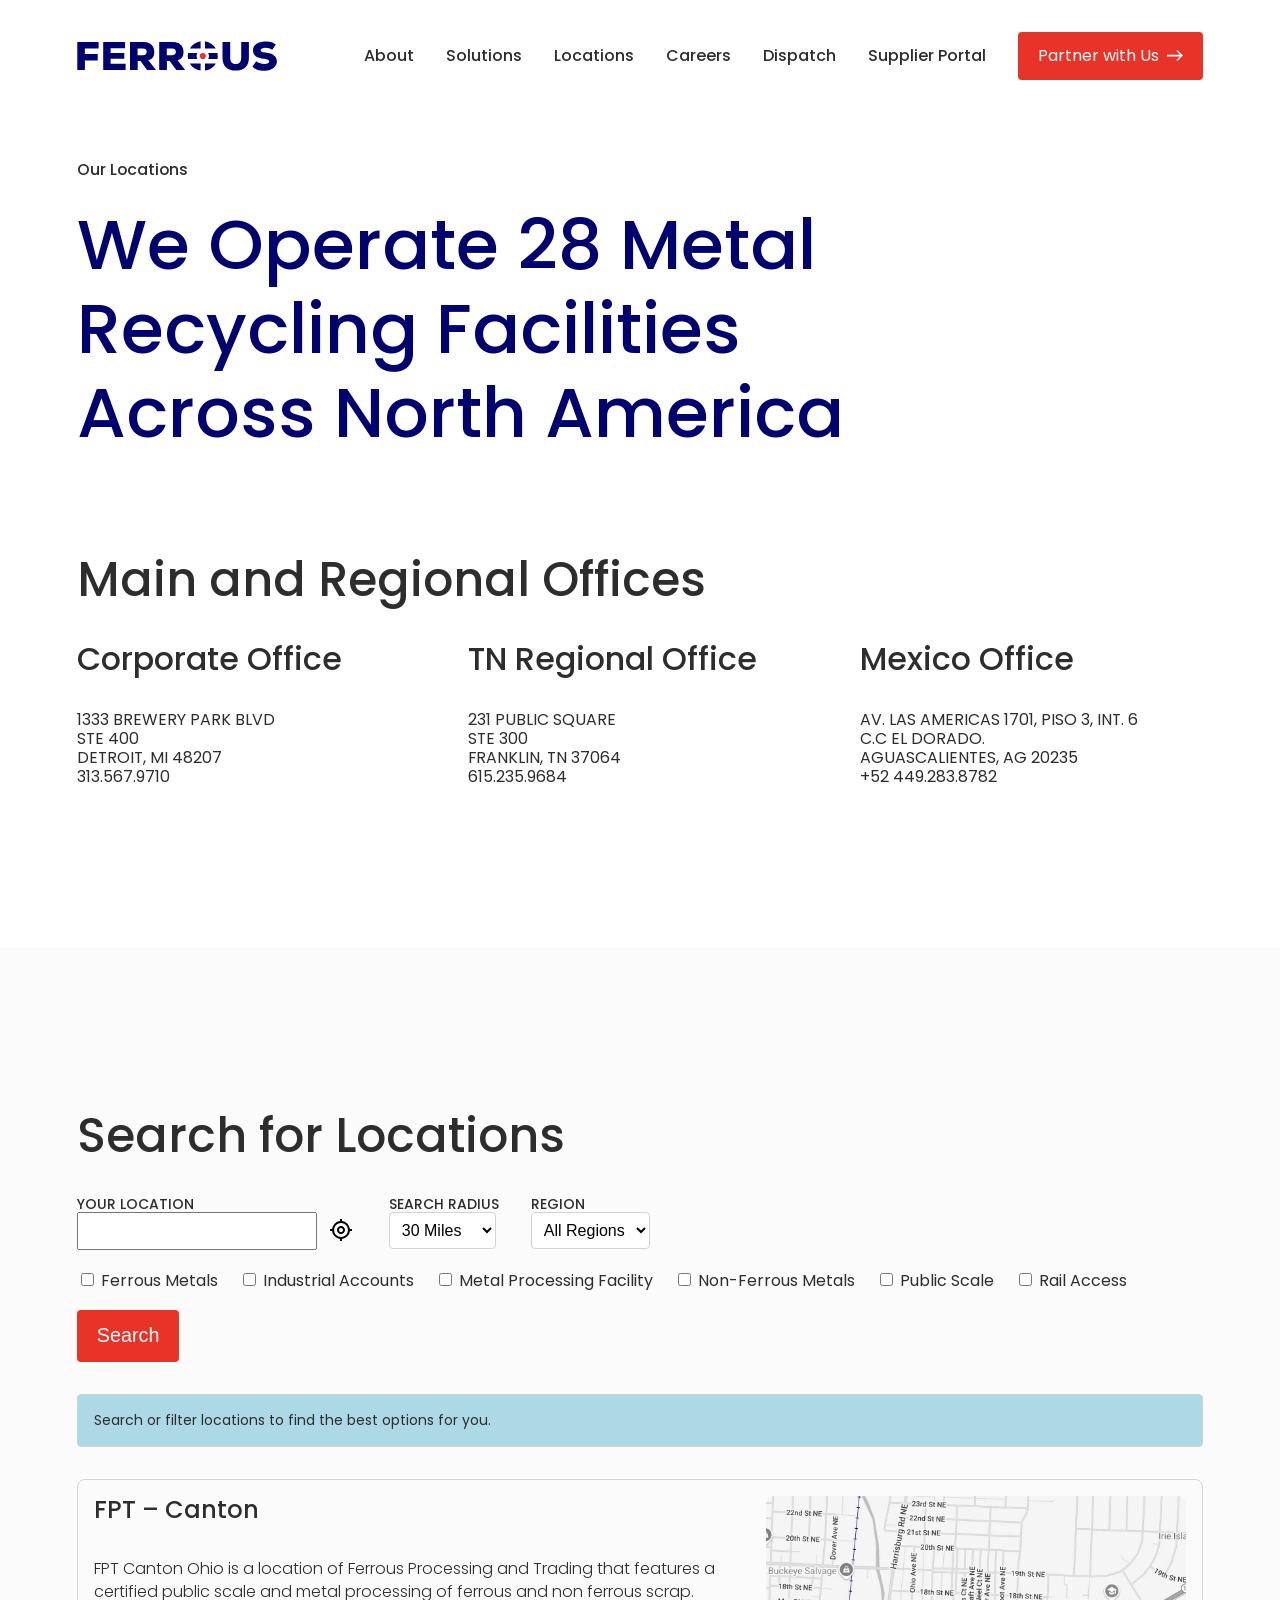
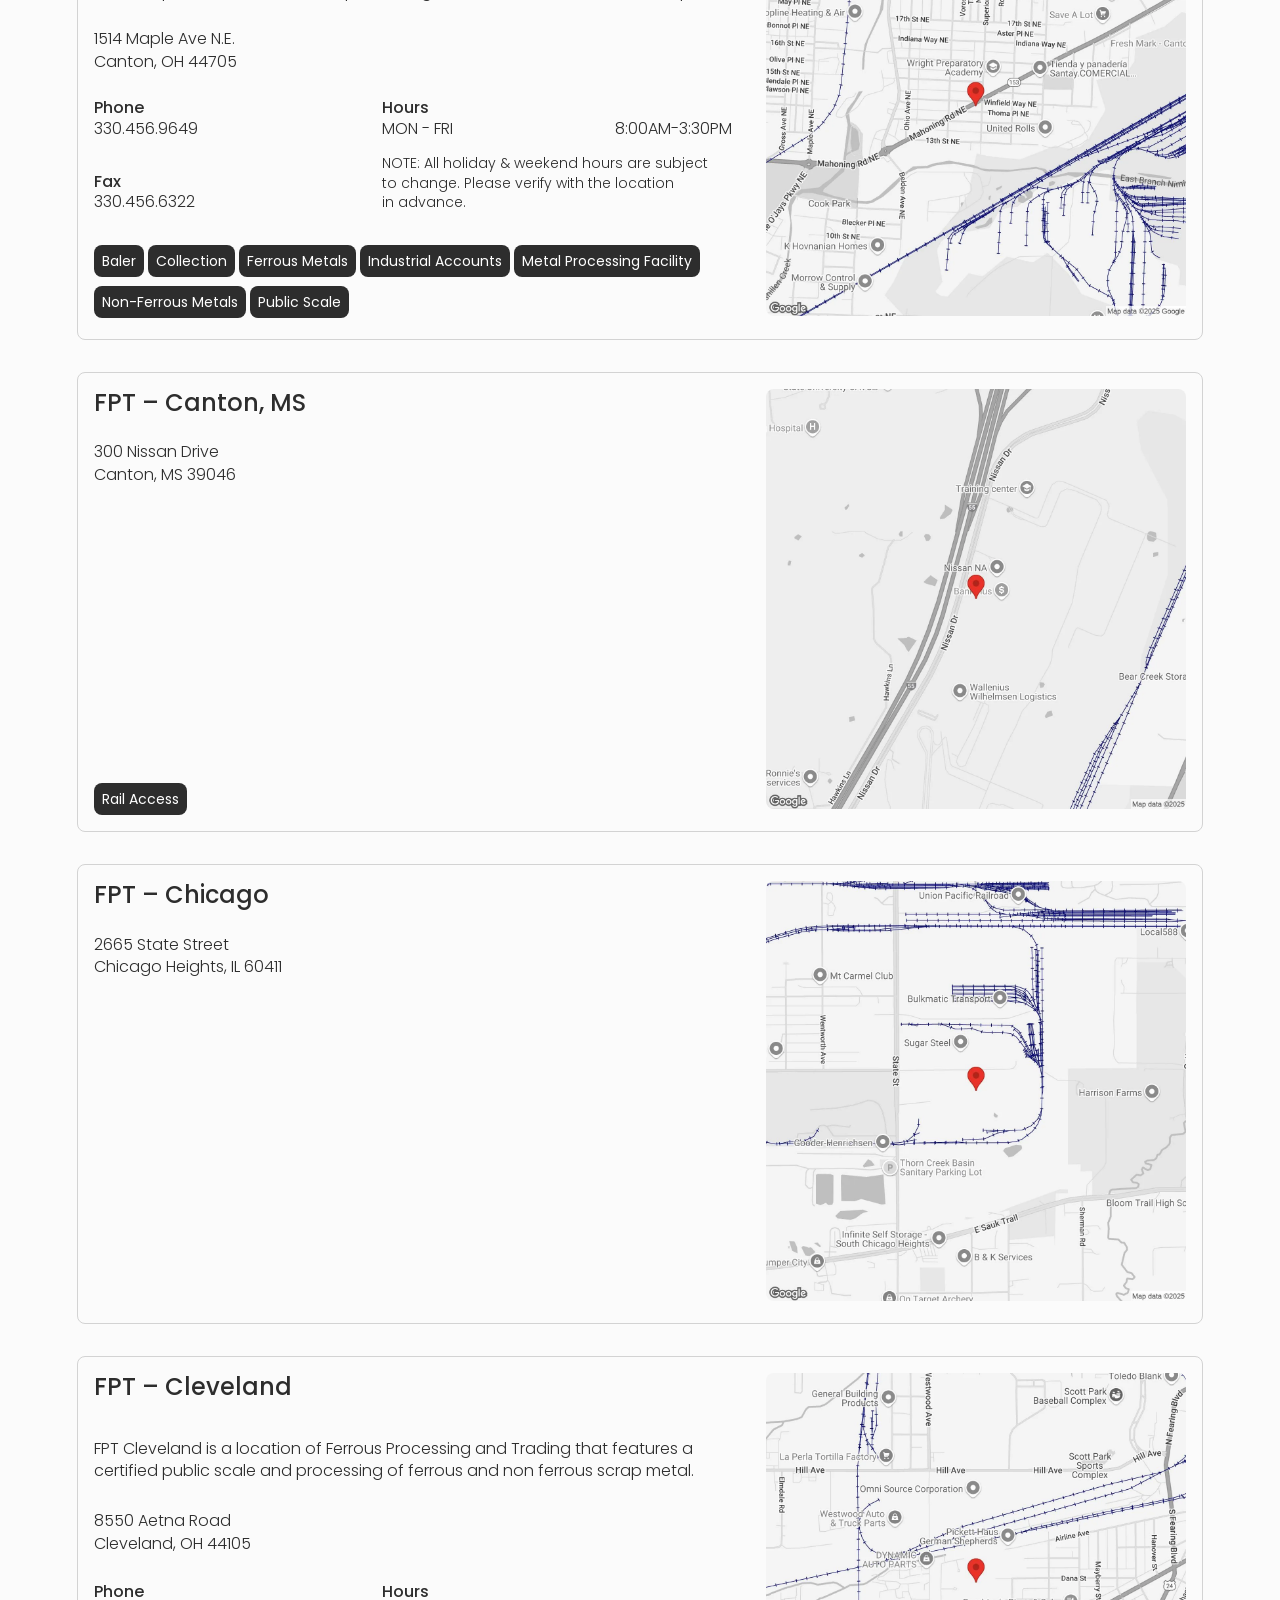
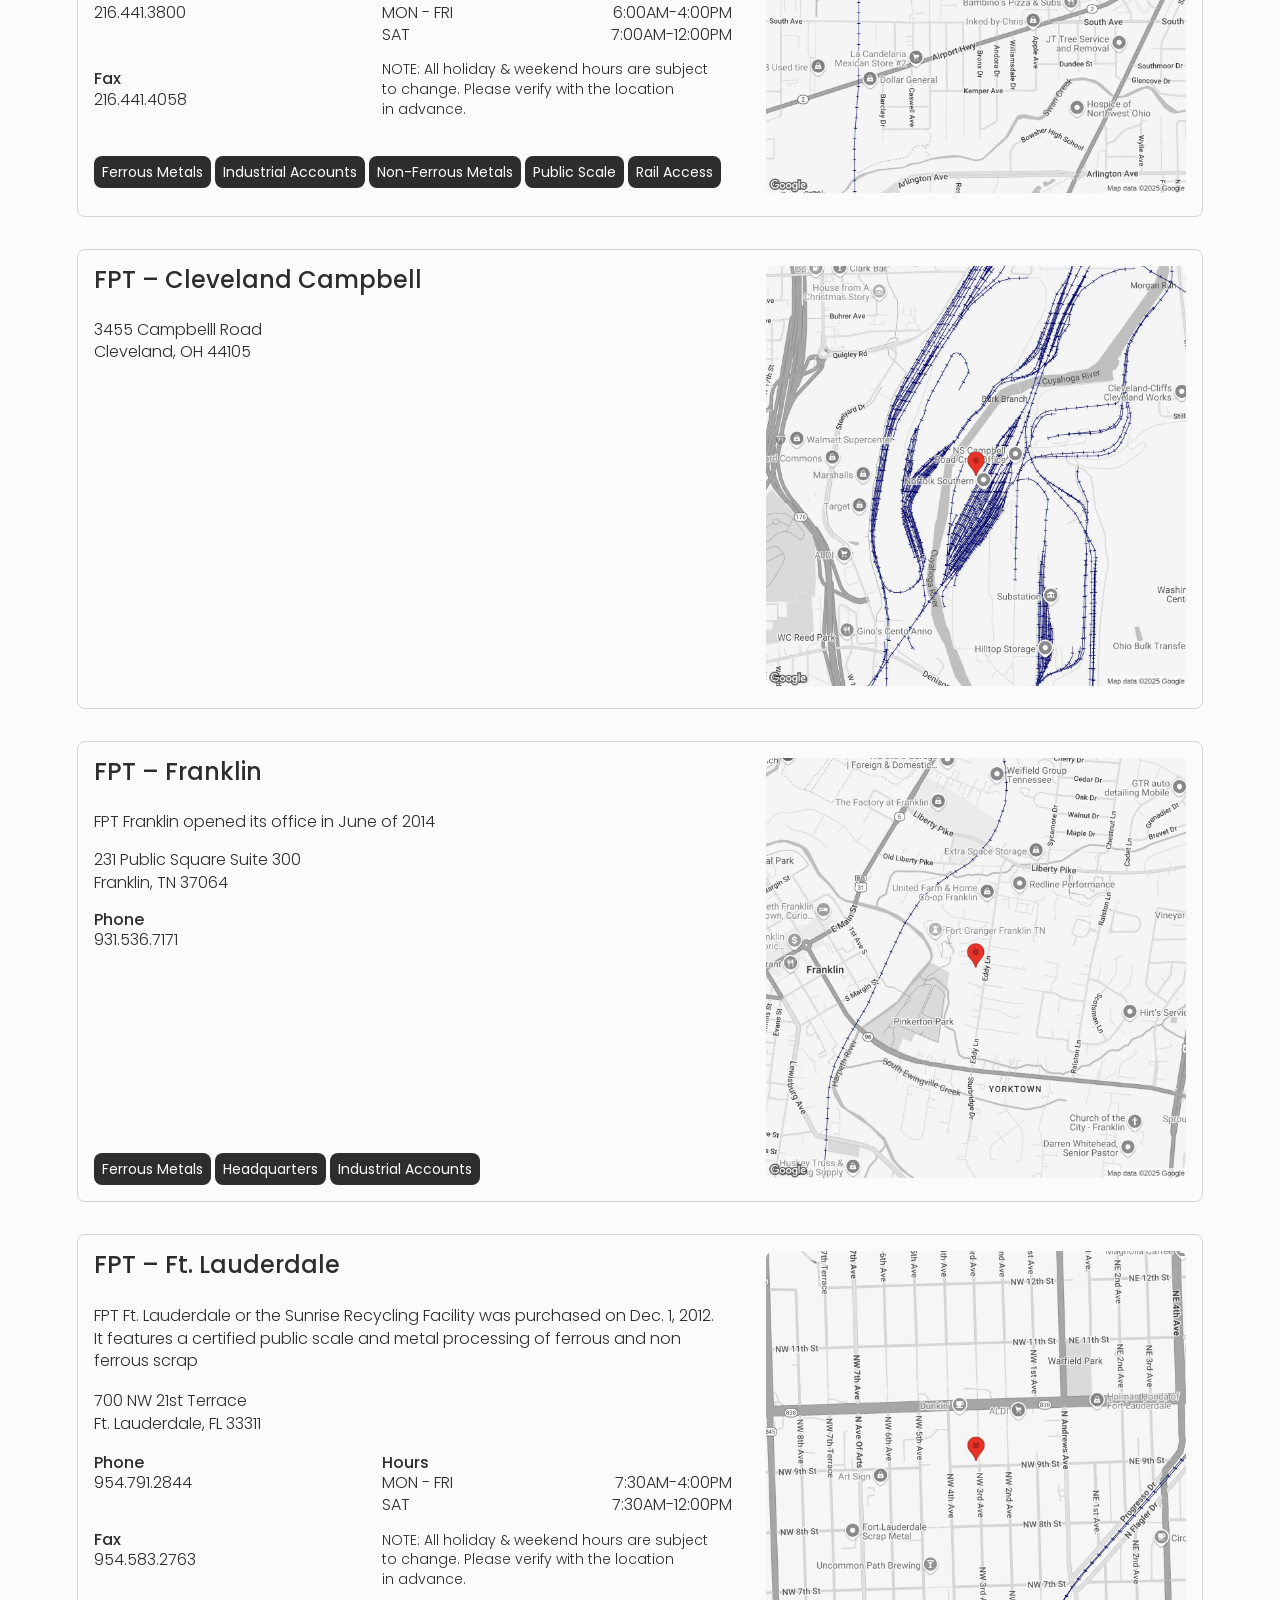
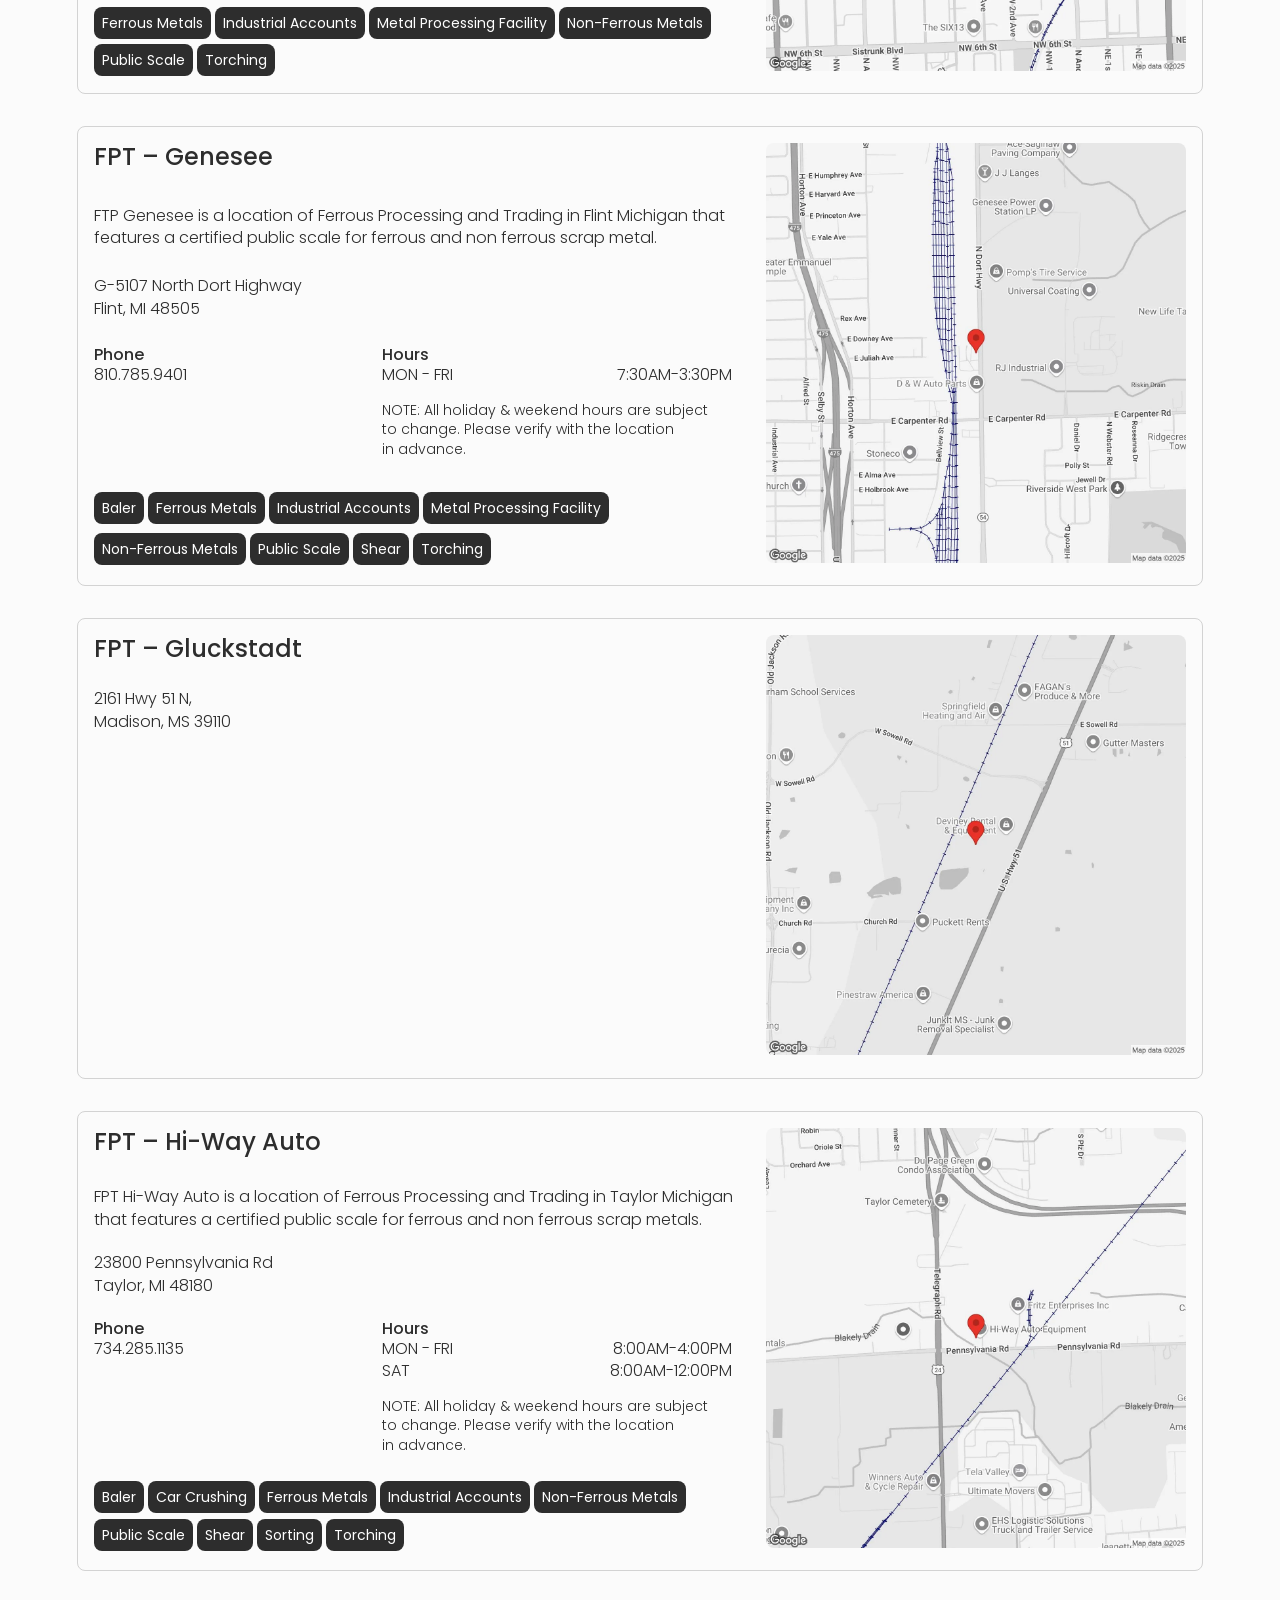
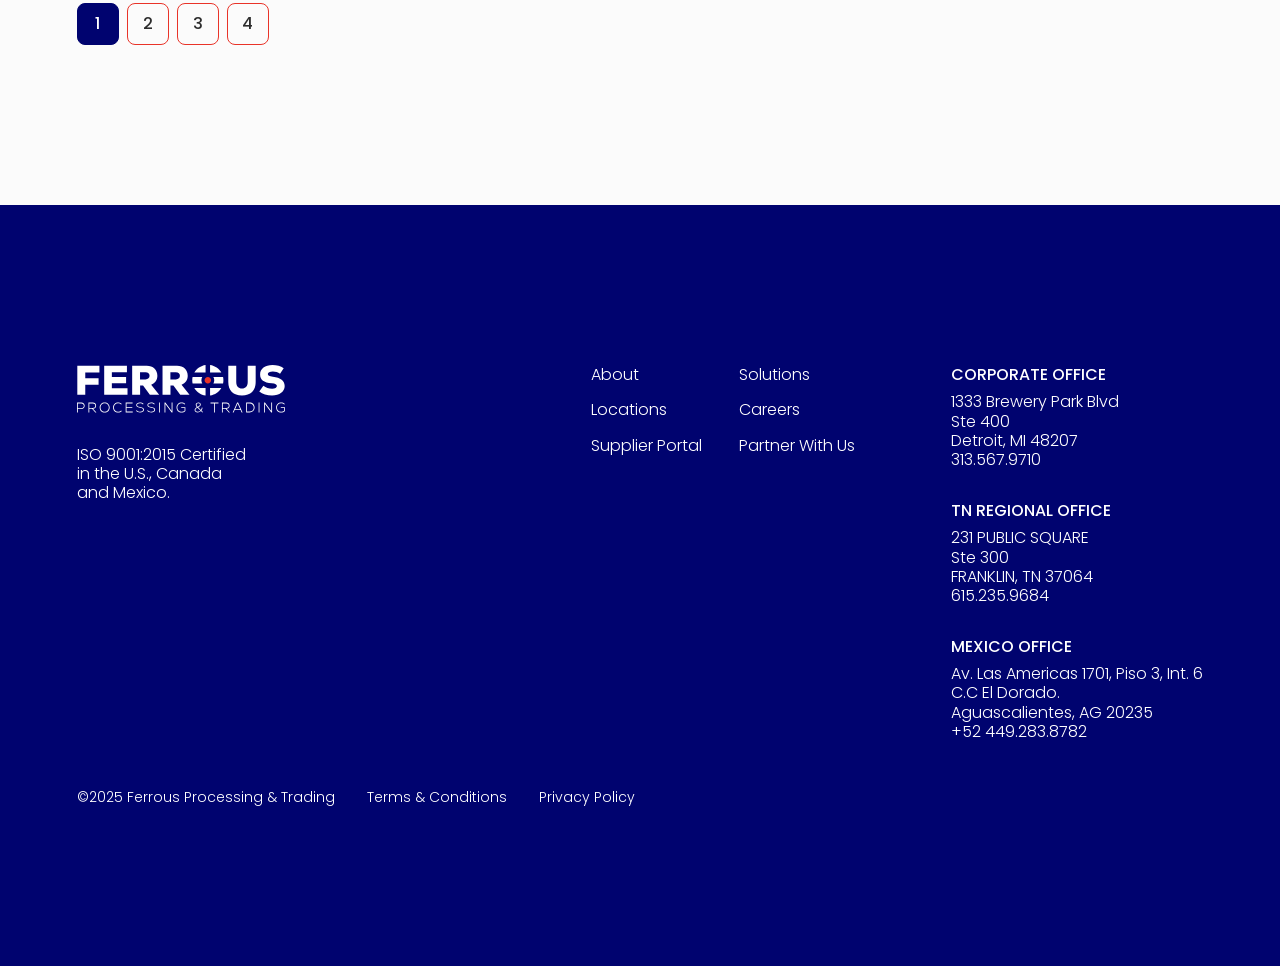
<file: locations/index.html>
<!DOCTYPE html>
<html lang="en-US">
<head>
	<meta charset="UTF-8">
	<meta name="viewport" content="width=device-width, initial-scale=1">
<meta name="robots" content="max-image-preview:large">
	<style>img:is([sizes="auto" i], [sizes^="auto," i]) { contain-intrinsic-size: 3000px 1500px }</style>
	<title>Locations &ndash; Ferrous Processing &amp; Trading</title>
<link rel="stylesheet" id="boldblocks-svg-block-style-css" href="/wp-content/plugins/svg-block/build/style-index.css" media="all">
<style id="wp-block-group-inline-css">
.wp-block-group{box-sizing:border-box}:where(.wp-block-group.wp-block-group-is-layout-constrained){position:relative}
</style>
<style id="enable-linked-groups-block-styles-inline-css">
.wp-block-group.is-linked{position:relative}.wp-block-group.is-linked:not(.block-editor-block-list__block)>:nth-child(2){margin-block-start:0}.wp-block-group.is-linked a.wp-block-group__link{bottom:0;height:100%;left:0;position:absolute;text-decoration:none!important;width:100%;z-index:3}.wp-block-group.is-linked .wp-block-button,.wp-block-group.is-linked a{position:relative;z-index:4}

</style>
<style id="wp-block-navigation-link-inline-css">
.wp-block-navigation .wp-block-navigation-item__label{overflow-wrap:break-word}.wp-block-navigation .wp-block-navigation-item__description{display:none}.link-ui-tools{border-top:1px solid #f0f0f0;padding:8px}.link-ui-block-inserter{padding-top:8px}.link-ui-block-inserter__back{margin-left:8px;text-transform:uppercase}
</style>
<style id="wp-block-button-inline-css">
.wp-block-button__link{align-content:center;box-sizing:border-box;cursor:pointer;display:inline-block;height:100%;text-align:center;word-break:break-word}.wp-block-button__link.aligncenter{text-align:center}.wp-block-button__link.alignright{text-align:right}:where(.wp-block-button__link){border-radius:9999px;box-shadow:none;padding:calc(.667em + 2px) calc(1.333em + 2px);text-decoration:none}.wp-block-button[style*=text-decoration] .wp-block-button__link{text-decoration:inherit}.wp-block-buttons>.wp-block-button.has-custom-width{max-width:none}.wp-block-buttons>.wp-block-button.has-custom-width .wp-block-button__link{width:100%}.wp-block-buttons>.wp-block-button.has-custom-font-size .wp-block-button__link{font-size:inherit}.wp-block-buttons>.wp-block-button.wp-block-button__width-25{width:calc(25% - var(--wp--style--block-gap, .5em)*.75)}.wp-block-buttons>.wp-block-button.wp-block-button__width-50{width:calc(50% - var(--wp--style--block-gap, .5em)*.5)}.wp-block-buttons>.wp-block-button.wp-block-button__width-75{width:calc(75% - var(--wp--style--block-gap, .5em)*.25)}.wp-block-buttons>.wp-block-button.wp-block-button__width-100{flex-basis:100%;width:100%}.wp-block-buttons.is-vertical>.wp-block-button.wp-block-button__width-25{width:25%}.wp-block-buttons.is-vertical>.wp-block-button.wp-block-button__width-50{width:50%}.wp-block-buttons.is-vertical>.wp-block-button.wp-block-button__width-75{width:75%}.wp-block-button.is-style-squared,.wp-block-button__link.wp-block-button.is-style-squared{border-radius:0}.wp-block-button.no-border-radius,.wp-block-button__link.no-border-radius{border-radius:0!important}:root :where(.wp-block-button .wp-block-button__link.is-style-outline),:root :where(.wp-block-button.is-style-outline>.wp-block-button__link){border:2px solid;padding:.667em 1.333em}:root :where(.wp-block-button .wp-block-button__link.is-style-outline:not(.has-text-color)),:root :where(.wp-block-button.is-style-outline>.wp-block-button__link:not(.has-text-color)){color:currentColor}:root :where(.wp-block-button .wp-block-button__link.is-style-outline:not(.has-background)),:root :where(.wp-block-button.is-style-outline>.wp-block-button__link:not(.has-background)){background-color:initial;background-image:none}
</style>
<style id="enable-button-icons-block-styles-inline-css">
.wp-block-button[class*=has-icon__] .wp-block-button__link{align-items:center;display:flex;gap:.5em}.wp-block-button[class*=has-icon__] .wp-block-button__link span{line-height:0}.wp-block-button[class*=has-icon__] .wp-block-button__link svg{color:currentColor;fill:currentColor}.wp-block-button[class*=has-icon__] .wp-block-button__link.has-text-align-center{justify-content:center}.wp-block-button[class*=has-icon__] .wp-block-button__link.has-text-align-right{justify-content:flex-end}.wp-block-button[class*=has-icon__] .wp-block-button__link.has-text-align-left{justify-content:flex-start}.wp-block-button[class*=has-icon__].has-justified-space-between .wp-block-button__link{justify-content:space-between}.wp-block-button[class*=has-icon__].has-icon__arrow-left svg,.wp-block-button[class*=has-icon__].has-icon__arrow-right svg,.wp-block-button[class*=has-icon__].has-icon__cloud svg,.wp-block-button[class*=has-icon__].has-icon__cloud-upload svg{height:.7em;width:1em}.wp-block-button[class*=has-icon__].has-icon__chevron-left svg,.wp-block-button[class*=has-icon__].has-icon__chevron-right svg{height:.8em;width:.45em}.wp-block-button[class*=has-icon__].has-icon__chevron-left-small svg,.wp-block-button[class*=has-icon__].has-icon__chevron-right-small svg{height:.5em;width:.3em}.wp-block-button[class*=has-icon__].has-icon__comment-author-avatar svg,.wp-block-button[class*=has-icon__].has-icon__help svg,.wp-block-button[class*=has-icon__].has-icon__info svg{height:.9em;width:.9em}.wp-block-button[class*=has-icon__].has-icon__download svg{height:.8em;width:.75em}.wp-block-button[class*=has-icon__].has-icon__external svg{height:.7em;width:.7em}.wp-block-button[class*=has-icon__].has-icon__external-arrow svg{height:.6em;width:.6em}.wp-block-button[class*=has-icon__].has-icon__lock-outline svg{height:.9em;width:.64em}.wp-block-button[class*=has-icon__].has-icon__login svg{height:.8em;width:.8em}.wp-block-button[class*=has-icon__].has-icon__next svg,.wp-block-button[class*=has-icon__].has-icon__previous svg{height:.75em;width:.775em}.wp-block-button[class*=has-icon__].has-icon__shuffle svg,.wp-block-button[class*=has-icon__].has-icon__wordpress svg{height:.9em;width:.9em}

</style>
<style id="wp-block-buttons-inline-css">
.wp-block-buttons{box-sizing:border-box}.wp-block-buttons.is-vertical{flex-direction:column}.wp-block-buttons.is-vertical>.wp-block-button:last-child{margin-bottom:0}.wp-block-buttons>.wp-block-button{display:inline-block;margin:0}.wp-block-buttons.is-content-justification-left{justify-content:flex-start}.wp-block-buttons.is-content-justification-left.is-vertical{align-items:flex-start}.wp-block-buttons.is-content-justification-center{justify-content:center}.wp-block-buttons.is-content-justification-center.is-vertical{align-items:center}.wp-block-buttons.is-content-justification-right{justify-content:flex-end}.wp-block-buttons.is-content-justification-right.is-vertical{align-items:flex-end}.wp-block-buttons.is-content-justification-space-between{justify-content:space-between}.wp-block-buttons.aligncenter{text-align:center}.wp-block-buttons:not(.is-content-justification-space-between,.is-content-justification-right,.is-content-justification-left,.is-content-justification-center) .wp-block-button.aligncenter{margin-left:auto;margin-right:auto;width:100%}.wp-block-buttons[style*=text-decoration] .wp-block-button,.wp-block-buttons[style*=text-decoration] .wp-block-button__link{text-decoration:inherit}.wp-block-buttons.has-custom-font-size .wp-block-button__link{font-size:inherit}.wp-block-buttons .wp-block-button__link{width:100%}.wp-block-button.aligncenter{text-align:center}
</style>
<link rel="stylesheet" id="wp-block-navigation-css" href="/wp-content/plugins/gutenberg/build/block-library/blocks/navigation/style.css" media="all">
<style id="wp-block-paragraph-inline-css">
.is-small-text{font-size:.875em}.is-regular-text{font-size:1em}.is-large-text{font-size:2.25em}.is-larger-text{font-size:3em}.has-drop-cap:not(:focus):first-letter{float:left;font-size:8.4em;font-style:normal;font-weight:100;line-height:.68;margin:.05em .1em 0 0;text-transform:uppercase}body.rtl .has-drop-cap:not(:focus):first-letter{float:none;margin-left:.1em}p.has-drop-cap.has-background{overflow:hidden}:root :where(p.has-background){padding:1.25em 2.375em}:where(p.has-text-color:not(.has-link-color)) a{color:inherit}p.has-text-align-left[style*="writing-mode:vertical-lr"],p.has-text-align-right[style*="writing-mode:vertical-rl"]{rotate:180deg}
</style>
<style id="wp-block-heading-inline-css">
h1.has-background,h2.has-background,h3.has-background,h4.has-background,h5.has-background,h6.has-background{padding:1.25em 2.375em}h1.has-text-align-left[style*=writing-mode]:where([style*=vertical-lr]),h1.has-text-align-right[style*=writing-mode]:where([style*=vertical-rl]),h2.has-text-align-left[style*=writing-mode]:where([style*=vertical-lr]),h2.has-text-align-right[style*=writing-mode]:where([style*=vertical-rl]),h3.has-text-align-left[style*=writing-mode]:where([style*=vertical-lr]),h3.has-text-align-right[style*=writing-mode]:where([style*=vertical-rl]),h4.has-text-align-left[style*=writing-mode]:where([style*=vertical-lr]),h4.has-text-align-right[style*=writing-mode]:where([style*=vertical-rl]),h5.has-text-align-left[style*=writing-mode]:where([style*=vertical-lr]),h5.has-text-align-right[style*=writing-mode]:where([style*=vertical-rl]),h6.has-text-align-left[style*=writing-mode]:where([style*=vertical-lr]),h6.has-text-align-right[style*=writing-mode]:where([style*=vertical-rl]){rotate:180deg}
</style>
<style id="fpt-spacer-style-inline-css">
.spacer-block {
    display: block;
    height: 2rem;
    margin-block-start: 2rem;
    margin-block-end: 2rem;
}
.spacer-block.is-style-spacer-short {
    margin-block-start: 4rem;
    margin-block-end: 4rem;
}
.spacer-block.is-style-spacer-tall {
    margin-block-start: 8rem;
    margin-block-end: 8rem;
}

.block-editor-block-list__block
.block-editor-block-list__block.is-style-spacer-tall.wp-block-fpt-spacer {
    margin-block: 0;
    padding-block: 0;
}
</style>
<style id="wp-block-columns-inline-css">
.wp-block-columns{align-items:normal!important;box-sizing:border-box;display:flex;flex-wrap:wrap!important}@media (min-width:782px){.wp-block-columns{flex-wrap:nowrap!important}}.wp-block-columns.are-vertically-aligned-top{align-items:flex-start}.wp-block-columns.are-vertically-aligned-center{align-items:center}.wp-block-columns.are-vertically-aligned-bottom{align-items:flex-end}@media (max-width:781px){.wp-block-columns:not(.is-not-stacked-on-mobile)>.wp-block-column{flex-basis:100%!important}}@media (min-width:782px){.wp-block-columns:not(.is-not-stacked-on-mobile)>.wp-block-column{flex-basis:0;flex-grow:1}.wp-block-columns:not(.is-not-stacked-on-mobile)>.wp-block-column[style*=flex-basis]{flex-grow:0}}.wp-block-columns.is-not-stacked-on-mobile{flex-wrap:nowrap!important}.wp-block-columns.is-not-stacked-on-mobile>.wp-block-column{flex-basis:0;flex-grow:1}.wp-block-columns.is-not-stacked-on-mobile>.wp-block-column[style*=flex-basis]{flex-grow:0}:where(.wp-block-columns){margin-bottom:1.75em}:where(.wp-block-columns.has-background){padding:1.25em 2.375em}.wp-block-column{flex-grow:1;min-width:0;overflow-wrap:break-word;word-break:break-word}.wp-block-column.is-vertically-aligned-top{align-self:flex-start}.wp-block-column.is-vertically-aligned-center{align-self:center}.wp-block-column.is-vertically-aligned-bottom{align-self:flex-end}.wp-block-column.is-vertically-aligned-stretch{align-self:stretch}.wp-block-column.is-vertically-aligned-bottom,.wp-block-column.is-vertically-aligned-center,.wp-block-column.is-vertically-aligned-top{width:100%}
</style>
<link rel="stylesheet" id="fpt-locations-style-css" href="/wp-content/themes/ferrous/blocks/locations/locations.css" media="all">
<style id="wp-block-post-content-inline-css">
.wp-block-post-content{display:flow-root}
</style>
<style id="wp-block-library-inline-css">
:root{--wp-block-synced-color:#7a00df;--wp-block-synced-color--rgb:122,0,223;--wp-bound-block-color:var(--wp-block-synced-color);--wp-admin-theme-color:#007cba;--wp-admin-theme-color--rgb:0,124,186;--wp-admin-theme-color-darker-10:#006ba1;--wp-admin-theme-color-darker-10--rgb:0,107,161;--wp-admin-theme-color-darker-20:#005a87;--wp-admin-theme-color-darker-20--rgb:0,90,135;--wp-admin-border-width-focus:2px}@media (min-resolution:192dpi){:root{--wp-admin-border-width-focus:1.5px}}.wp-element-button{cursor:pointer}:root{--wp--preset--font-size--normal:16px;--wp--preset--font-size--huge:42px}:root .has-very-light-gray-background-color{background-color:#eee}:root .has-very-dark-gray-background-color{background-color:#313131}:root .has-very-light-gray-color{color:#eee}:root .has-very-dark-gray-color{color:#313131}:root .has-vivid-green-cyan-to-vivid-cyan-blue-gradient-background{background:linear-gradient(135deg,#00d084,#0693e3)}:root .has-purple-crush-gradient-background{background:linear-gradient(135deg,#34e2e4,#4721fb 50%,#ab1dfe)}:root .has-hazy-dawn-gradient-background{background:linear-gradient(135deg,#faaca8,#dad0ec)}:root .has-subdued-olive-gradient-background{background:linear-gradient(135deg,#fafae1,#67a671)}:root .has-atomic-cream-gradient-background{background:linear-gradient(135deg,#fdd79a,#004a59)}:root .has-nightshade-gradient-background{background:linear-gradient(135deg,#330968,#31cdcf)}:root .has-midnight-gradient-background{background:linear-gradient(135deg,#020381,#2874fc)}.has-regular-font-size{font-size:1em}.has-larger-font-size{font-size:2.625em}.has-normal-font-size{font-size:var(--wp--preset--font-size--normal)}.has-huge-font-size{font-size:var(--wp--preset--font-size--huge)}.has-text-align-center{text-align:center}.has-text-align-left{text-align:left}.has-text-align-right{text-align:right}#end-resizable-editor-section{display:none}.aligncenter{clear:both}.items-justified-left{justify-content:flex-start}.items-justified-center{justify-content:center}.items-justified-right{justify-content:flex-end}.items-justified-space-between{justify-content:space-between}.screen-reader-text{word-wrap:normal!important;border:0;clip-path:inset(50%);height:1px;margin:-1px;overflow:hidden;padding:0;position:absolute;width:1px}.screen-reader-text:focus{background-color:#ddd;clip-path:none;color:#444;display:block;font-size:1em;height:auto;left:5px;line-height:normal;padding:15px 23px 14px;text-decoration:none;top:5px;width:auto;z-index:100000}html :where(.has-border-color){border-style:solid}html :where([style*=border-top-color]){border-top-style:solid}html :where([style*=border-right-color]){border-right-style:solid}html :where([style*=border-bottom-color]){border-bottom-style:solid}html :where([style*=border-left-color]){border-left-style:solid}html :where([style*=border-width]){border-style:solid}html :where([style*=border-top-width]){border-top-style:solid}html :where([style*=border-right-width]){border-right-style:solid}html :where([style*=border-bottom-width]){border-bottom-style:solid}html :where([style*=border-left-width]){border-left-style:solid}html :where(img[class*=wp-image-]){height:auto;max-width:100%}:where(figure){margin:0 0 1em}html :where(.is-position-sticky){--wp-admin--admin-bar--position-offset:var(--wp-admin--admin-bar--height,0px)}@media screen and (max-width:600px){html :where(.is-position-sticky){--wp-admin--admin-bar--position-offset:0px}}
</style>
<style id="global-styles-inline-css">
:root{--wp--preset--aspect-ratio--square: 1;--wp--preset--aspect-ratio--4-3: 4/3;--wp--preset--aspect-ratio--3-4: 3/4;--wp--preset--aspect-ratio--3-2: 3/2;--wp--preset--aspect-ratio--2-3: 2/3;--wp--preset--aspect-ratio--16-9: 16/9;--wp--preset--aspect-ratio--9-16: 9/16;--wp--preset--color--black: #000000;--wp--preset--color--cyan-bluish-gray: #abb8c3;--wp--preset--color--white: #ffffff;--wp--preset--color--pale-pink: #f78da7;--wp--preset--color--vivid-red: #cf2e2e;--wp--preset--color--luminous-vivid-orange: #ff6900;--wp--preset--color--luminous-vivid-amber: #fcb900;--wp--preset--color--light-green-cyan: #7bdcb5;--wp--preset--color--vivid-green-cyan: #00d084;--wp--preset--color--pale-cyan-blue: #8ed1fc;--wp--preset--color--vivid-cyan-blue: #0693e3;--wp--preset--color--vivid-purple: #9b51e0;--wp--preset--color--base: #FFFFFF;--wp--preset--color--contrast: #2D2D2D;--wp--preset--color--ferrous-blue: #00036F;--wp--preset--color--ferrous-red: #E93328;--wp--preset--color--off-white: #FBFBFB;--wp--preset--gradient--vivid-cyan-blue-to-vivid-purple: linear-gradient(135deg,rgb(6,147,227) 0%,rgb(155,81,224) 100%);--wp--preset--gradient--light-green-cyan-to-vivid-green-cyan: linear-gradient(135deg,rgb(122,220,180) 0%,rgb(0,208,130) 100%);--wp--preset--gradient--luminous-vivid-amber-to-luminous-vivid-orange: linear-gradient(135deg,rgb(252,185,0) 0%,rgb(255,105,0) 100%);--wp--preset--gradient--luminous-vivid-orange-to-vivid-red: linear-gradient(135deg,rgb(255,105,0) 0%,rgb(207,46,46) 100%);--wp--preset--gradient--very-light-gray-to-cyan-bluish-gray: linear-gradient(135deg,rgb(238,238,238) 0%,rgb(169,184,195) 100%);--wp--preset--gradient--cool-to-warm-spectrum: linear-gradient(135deg,rgb(74,234,220) 0%,rgb(151,120,209) 20%,rgb(207,42,186) 40%,rgb(238,44,130) 60%,rgb(251,105,98) 80%,rgb(254,248,76) 100%);--wp--preset--gradient--blush-light-purple: linear-gradient(135deg,rgb(255,206,236) 0%,rgb(152,150,240) 100%);--wp--preset--gradient--blush-bordeaux: linear-gradient(135deg,rgb(254,205,165) 0%,rgb(254,45,45) 50%,rgb(107,0,62) 100%);--wp--preset--gradient--luminous-dusk: linear-gradient(135deg,rgb(255,203,112) 0%,rgb(199,81,192) 50%,rgb(65,88,208) 100%);--wp--preset--gradient--pale-ocean: linear-gradient(135deg,rgb(255,245,203) 0%,rgb(182,227,212) 50%,rgb(51,167,181) 100%);--wp--preset--gradient--electric-grass: linear-gradient(135deg,rgb(202,248,128) 0%,rgb(113,206,126) 100%);--wp--preset--gradient--midnight: linear-gradient(135deg,rgb(2,3,129) 0%,rgb(40,116,252) 100%);--wp--preset--font-size--small: 1rem;--wp--preset--font-size--medium: clamp(1rem, 1rem + ((1vw - 0.2rem) * 0.392), 1.25rem);--wp--preset--font-size--large: clamp(1.25rem, 1.25rem + ((1vw - 0.2rem) * 0.392), 1.5rem);--wp--preset--font-size--x-large: clamp(1.75rem, 1.75rem + ((1vw - 0.2rem) * 0.392), 2rem);--wp--preset--font-size--tiny: 0.625rem;--wp--preset--font-size--x-small: 0.875rem;--wp--preset--font-size--xx-large: clamp(2.5rem, 2.5rem + ((1vw - 0.2rem) * 0.784), 3rem);--wp--preset--font-size--xxx-large: clamp(2.5rem, 2.5rem + ((1vw - 0.2rem) * 3.137), 4.5rem);--wp--preset--font-size--big-marquee: clamp(5rem, 5rem + ((1vw - 0.2rem) * 14.118), 14rem);--wp--preset--font-family--poppins: "Poppins", sans-serif;--wp--preset--spacing--20: 0.625rem;--wp--preset--spacing--30: 1rem;--wp--preset--spacing--40: 2rem;--wp--preset--spacing--50: 3rem;--wp--preset--spacing--60: 6rem;--wp--preset--spacing--70: 8rem;--wp--preset--spacing--80: 10rem;--wp--preset--shadow--natural: 6px 6px 9px rgba(0, 0, 0, 0.2);--wp--preset--shadow--deep: 12px 12px 50px rgba(0, 0, 0, 0.4);--wp--preset--shadow--sharp: 6px 6px 0px rgba(0, 0, 0, 0.2);--wp--preset--shadow--outlined: 6px 6px 0px -3px rgb(255, 255, 255), 6px 6px rgb(0, 0, 0);--wp--preset--shadow--crisp: 6px 6px 0px rgb(0, 0, 0);}:root { --wp--style--global--content-size: 960px;--wp--style--global--wide-size: 1340px; }:where(body) { margin: 0; }.wp-site-blocks { padding-top: var(--wp--style--root--padding-top); padding-bottom: var(--wp--style--root--padding-bottom); }.has-global-padding { padding-right: var(--wp--style--root--padding-right); padding-left: var(--wp--style--root--padding-left); }.has-global-padding > .alignfull { margin-right: calc(var(--wp--style--root--padding-right) * -1); margin-left: calc(var(--wp--style--root--padding-left) * -1); }.has-global-padding :where(:not(.alignfull.is-layout-flow) > .has-global-padding:not(.wp-block-block, .alignfull)) { padding-right: 0; padding-left: 0; }.has-global-padding :where(:not(.alignfull.is-layout-flow) > .has-global-padding:not(.wp-block-block, .alignfull)) > .alignfull { margin-left: 0; margin-right: 0; }.wp-site-blocks > .alignleft { float: left; margin-right: 2em; }.wp-site-blocks > .alignright { float: right; margin-left: 2em; }.wp-site-blocks > .aligncenter { justify-content: center; margin-left: auto; margin-right: auto; }:where(.wp-site-blocks) > * { margin-block-start: 2rem; margin-block-end: 0; }:where(.wp-site-blocks) > :first-child { margin-block-start: 0; }:where(.wp-site-blocks) > :last-child { margin-block-end: 0; }:root { --wp--style--block-gap: 2rem; }:root :where(.is-layout-flow) > :first-child{margin-block-start: 0;}:root :where(.is-layout-flow) > :last-child{margin-block-end: 0;}:root :where(.is-layout-flow) > *{margin-block-start: 2rem;margin-block-end: 0;}:root :where(.is-layout-constrained) > :first-child{margin-block-start: 0;}:root :where(.is-layout-constrained) > :last-child{margin-block-end: 0;}:root :where(.is-layout-constrained) > *{margin-block-start: 2rem;margin-block-end: 0;}:root :where(.is-layout-flex){gap: 2rem;}:root :where(.is-layout-grid){gap: 2rem;}.is-layout-flow > .alignleft{float: left;margin-inline-start: 0;margin-inline-end: 2em;}.is-layout-flow > .alignright{float: right;margin-inline-start: 2em;margin-inline-end: 0;}.is-layout-flow > .aligncenter{margin-left: auto !important;margin-right: auto !important;}.is-layout-constrained > .alignleft{float: left;margin-inline-start: 0;margin-inline-end: 2em;}.is-layout-constrained > .alignright{float: right;margin-inline-start: 2em;margin-inline-end: 0;}.is-layout-constrained > .aligncenter{margin-left: auto !important;margin-right: auto !important;}.is-layout-constrained > :where(:not(.alignleft):not(.alignright):not(.alignfull)){max-width: var(--wp--style--global--content-size);margin-left: auto !important;margin-right: auto !important;}.is-layout-constrained > .alignwide{max-width: var(--wp--style--global--wide-size);}body .is-layout-flex{display: flex;}.is-layout-flex{flex-wrap: wrap;align-items: center;}.is-layout-flex > :is(*, div){margin: 0;}body .is-layout-grid{display: grid;}.is-layout-grid > :is(*, div){margin: 0;}body{background-color: var(--wp--preset--color--base);color: var(--wp--preset--color--contrast);font-family: var(--wp--preset--font-family--poppins);font-size: var(--wp--preset--font-size--medium);font-style: normal;font-weight: 300;letter-spacing: 0px;line-height: 1.4;--wp--style--root--padding-top: 0px;--wp--style--root--padding-right: 6vw;--wp--style--root--padding-bottom: 0px;--wp--style--root--padding-left: 6vw;}a:where(:not(.wp-element-button)){color: currentColor;text-decoration: underline;}:root :where(a:where(:not(.wp-element-button)):hover){text-decoration: none;}h1, h2, h3, h4, h5, h6{font-style: normal;font-weight: 500;line-height: 1.2;}h1{font-size: var(--wp--preset--font-size--xxx-large);font-style: normal;font-weight: 500;line-height: 1.2;}h2{font-size: var(--wp--preset--font-size--xx-large);font-style: normal;font-weight: 500;line-height: 1.2;}h3{font-size: var(--wp--preset--font-size--x-large);font-style: normal;font-weight: 500;line-height: 1.2;}h4{font-size: var(--wp--preset--font-size--large);font-style: normal;font-weight: 500;line-height: 1.2;}h5{font-size: var(--wp--preset--font-size--medium);font-style: normal;font-weight: 500;line-height: 1.2;}h6{font-size: var(--wp--preset--font-size--small);font-style: normal;font-weight: 500;line-height: 1.2;text-transform: uppercase;}:root :where(.wp-element-button, .wp-block-button__link){background-color: var(--wp--preset--color--ferrous-red);border-radius: 0.25rem;border-width: 0;color: var(--wp--preset--color--white);font-family: inherit;font-size: var(--wp--preset--font-size--small);font-weight: 400;line-height: 1.5rem;padding-top: 0.75rem;padding-right: 1.25rem;padding-bottom: 0.75rem;padding-left: 1.25rem;text-decoration: none;}:root :where(.wp-element-button:hover, .wp-block-button__link:hover){background-color: color-mix(in srgb, var(--wp--preset--color--ferrous-red) 90%, black);border-color: transparent;color: var(--wp--preset--color--white);}:root :where(.wp-element-button:focus, .wp-block-button__link:focus){outline-color: var(--wp--preset--color--ferrous-red);outline-offset: 2px;}:root :where(.wp-element-caption, .wp-block-audio figcaption, .wp-block-embed figcaption, .wp-block-gallery figcaption, .wp-block-image figcaption, .wp-block-table figcaption, .wp-block-video figcaption){font-size: var(--wp--preset--font-size--small);line-height: 1.4;}.has-black-color{color: var(--wp--preset--color--black) !important;}.has-cyan-bluish-gray-color{color: var(--wp--preset--color--cyan-bluish-gray) !important;}.has-white-color{color: var(--wp--preset--color--white) !important;}.has-pale-pink-color{color: var(--wp--preset--color--pale-pink) !important;}.has-vivid-red-color{color: var(--wp--preset--color--vivid-red) !important;}.has-luminous-vivid-orange-color{color: var(--wp--preset--color--luminous-vivid-orange) !important;}.has-luminous-vivid-amber-color{color: var(--wp--preset--color--luminous-vivid-amber) !important;}.has-light-green-cyan-color{color: var(--wp--preset--color--light-green-cyan) !important;}.has-vivid-green-cyan-color{color: var(--wp--preset--color--vivid-green-cyan) !important;}.has-pale-cyan-blue-color{color: var(--wp--preset--color--pale-cyan-blue) !important;}.has-vivid-cyan-blue-color{color: var(--wp--preset--color--vivid-cyan-blue) !important;}.has-vivid-purple-color{color: var(--wp--preset--color--vivid-purple) !important;}.has-base-color{color: var(--wp--preset--color--base) !important;}.has-contrast-color{color: var(--wp--preset--color--contrast) !important;}.has-ferrous-blue-color{color: var(--wp--preset--color--ferrous-blue) !important;}.has-ferrous-red-color{color: var(--wp--preset--color--ferrous-red) !important;}.has-off-white-color{color: var(--wp--preset--color--off-white) !important;}.has-black-background-color{background-color: var(--wp--preset--color--black) !important;}.has-cyan-bluish-gray-background-color{background-color: var(--wp--preset--color--cyan-bluish-gray) !important;}.has-white-background-color{background-color: var(--wp--preset--color--white) !important;}.has-pale-pink-background-color{background-color: var(--wp--preset--color--pale-pink) !important;}.has-vivid-red-background-color{background-color: var(--wp--preset--color--vivid-red) !important;}.has-luminous-vivid-orange-background-color{background-color: var(--wp--preset--color--luminous-vivid-orange) !important;}.has-luminous-vivid-amber-background-color{background-color: var(--wp--preset--color--luminous-vivid-amber) !important;}.has-light-green-cyan-background-color{background-color: var(--wp--preset--color--light-green-cyan) !important;}.has-vivid-green-cyan-background-color{background-color: var(--wp--preset--color--vivid-green-cyan) !important;}.has-pale-cyan-blue-background-color{background-color: var(--wp--preset--color--pale-cyan-blue) !important;}.has-vivid-cyan-blue-background-color{background-color: var(--wp--preset--color--vivid-cyan-blue) !important;}.has-vivid-purple-background-color{background-color: var(--wp--preset--color--vivid-purple) !important;}.has-base-background-color{background-color: var(--wp--preset--color--base) !important;}.has-contrast-background-color{background-color: var(--wp--preset--color--contrast) !important;}.has-ferrous-blue-background-color{background-color: var(--wp--preset--color--ferrous-blue) !important;}.has-ferrous-red-background-color{background-color: var(--wp--preset--color--ferrous-red) !important;}.has-off-white-background-color{background-color: var(--wp--preset--color--off-white) !important;}.has-black-border-color{border-color: var(--wp--preset--color--black) !important;}.has-cyan-bluish-gray-border-color{border-color: var(--wp--preset--color--cyan-bluish-gray) !important;}.has-white-border-color{border-color: var(--wp--preset--color--white) !important;}.has-pale-pink-border-color{border-color: var(--wp--preset--color--pale-pink) !important;}.has-vivid-red-border-color{border-color: var(--wp--preset--color--vivid-red) !important;}.has-luminous-vivid-orange-border-color{border-color: var(--wp--preset--color--luminous-vivid-orange) !important;}.has-luminous-vivid-amber-border-color{border-color: var(--wp--preset--color--luminous-vivid-amber) !important;}.has-light-green-cyan-border-color{border-color: var(--wp--preset--color--light-green-cyan) !important;}.has-vivid-green-cyan-border-color{border-color: var(--wp--preset--color--vivid-green-cyan) !important;}.has-pale-cyan-blue-border-color{border-color: var(--wp--preset--color--pale-cyan-blue) !important;}.has-vivid-cyan-blue-border-color{border-color: var(--wp--preset--color--vivid-cyan-blue) !important;}.has-vivid-purple-border-color{border-color: var(--wp--preset--color--vivid-purple) !important;}.has-base-border-color{border-color: var(--wp--preset--color--base) !important;}.has-contrast-border-color{border-color: var(--wp--preset--color--contrast) !important;}.has-ferrous-blue-border-color{border-color: var(--wp--preset--color--ferrous-blue) !important;}.has-ferrous-red-border-color{border-color: var(--wp--preset--color--ferrous-red) !important;}.has-off-white-border-color{border-color: var(--wp--preset--color--off-white) !important;}.has-vivid-cyan-blue-to-vivid-purple-gradient-background{background: var(--wp--preset--gradient--vivid-cyan-blue-to-vivid-purple) !important;}.has-light-green-cyan-to-vivid-green-cyan-gradient-background{background: var(--wp--preset--gradient--light-green-cyan-to-vivid-green-cyan) !important;}.has-luminous-vivid-amber-to-luminous-vivid-orange-gradient-background{background: var(--wp--preset--gradient--luminous-vivid-amber-to-luminous-vivid-orange) !important;}.has-luminous-vivid-orange-to-vivid-red-gradient-background{background: var(--wp--preset--gradient--luminous-vivid-orange-to-vivid-red) !important;}.has-very-light-gray-to-cyan-bluish-gray-gradient-background{background: var(--wp--preset--gradient--very-light-gray-to-cyan-bluish-gray) !important;}.has-cool-to-warm-spectrum-gradient-background{background: var(--wp--preset--gradient--cool-to-warm-spectrum) !important;}.has-blush-light-purple-gradient-background{background: var(--wp--preset--gradient--blush-light-purple) !important;}.has-blush-bordeaux-gradient-background{background: var(--wp--preset--gradient--blush-bordeaux) !important;}.has-luminous-dusk-gradient-background{background: var(--wp--preset--gradient--luminous-dusk) !important;}.has-pale-ocean-gradient-background{background: var(--wp--preset--gradient--pale-ocean) !important;}.has-electric-grass-gradient-background{background: var(--wp--preset--gradient--electric-grass) !important;}.has-midnight-gradient-background{background: var(--wp--preset--gradient--midnight) !important;}.has-small-font-size{font-size: var(--wp--preset--font-size--small) !important;}.has-medium-font-size{font-size: var(--wp--preset--font-size--medium) !important;}.has-large-font-size{font-size: var(--wp--preset--font-size--large) !important;}.has-x-large-font-size{font-size: var(--wp--preset--font-size--x-large) !important;}.has-tiny-font-size{font-size: var(--wp--preset--font-size--tiny) !important;}.has-x-small-font-size{font-size: var(--wp--preset--font-size--x-small) !important;}.has-xx-large-font-size{font-size: var(--wp--preset--font-size--xx-large) !important;}.has-xxx-large-font-size{font-size: var(--wp--preset--font-size--xxx-large) !important;}.has-big-marquee-font-size{font-size: var(--wp--preset--font-size--big-marquee) !important;}.has-poppins-font-family{font-family: var(--wp--preset--font-family--poppins) !important;}
:root :where(.wp-block-columns-is-layout-flow) > :first-child{margin-block-start: 0;}:root :where(.wp-block-columns-is-layout-flow) > :last-child{margin-block-end: 0;}:root :where(.wp-block-columns-is-layout-flow) > *{margin-block-start: var(--wp--preset--spacing--50);margin-block-end: 0;}:root :where(.wp-block-columns-is-layout-constrained) > :first-child{margin-block-start: 0;}:root :where(.wp-block-columns-is-layout-constrained) > :last-child{margin-block-end: 0;}:root :where(.wp-block-columns-is-layout-constrained) > *{margin-block-start: var(--wp--preset--spacing--50);margin-block-end: 0;}:root :where(.wp-block-columns-is-layout-flex){gap: var(--wp--preset--spacing--50);}:root :where(.wp-block-columns-is-layout-grid){gap: var(--wp--preset--spacing--50);}
:root :where(.wp-block-buttons-is-layout-flow) > :first-child{margin-block-start: 0;}:root :where(.wp-block-buttons-is-layout-flow) > :last-child{margin-block-end: 0;}:root :where(.wp-block-buttons-is-layout-flow) > *{margin-block-start: 1rem;margin-block-end: 0;}:root :where(.wp-block-buttons-is-layout-constrained) > :first-child{margin-block-start: 0;}:root :where(.wp-block-buttons-is-layout-constrained) > :last-child{margin-block-end: 0;}:root :where(.wp-block-buttons-is-layout-constrained) > *{margin-block-start: 1rem;margin-block-end: 0;}:root :where(.wp-block-buttons-is-layout-flex){gap: 1rem;}:root :where(.wp-block-buttons-is-layout-grid){gap: 1rem;}
:root :where(.wp-block-navigation){font-size: var(--wp--preset--font-size--small);font-weight: 500;}
:root :where(.wp-block-navigation a:where(:not(.wp-element-button))){text-decoration: none;}
:root :where(.wp-block-navigation a:where(:not(.wp-element-button)):hover){text-decoration: underline;}
</style>
<style id="block-style-variation-styles-inline-css">
:root :where(.wp-block-group.is-style-section-main--2){margin-top: 0;margin-bottom: 0;padding-top: 10rem;padding-bottom: 10rem;}
:root :where(p.is-style-text-eyebrow--3){font-size: clamp(0.875rem, 0.875rem + ((1vw - 0.2rem) * 0.196), 1rem);font-style: normal;font-weight: 500;line-height: 1.2;margin-top: 0;margin-right: 0;margin-bottom: 1.5rem;margin-left: 0;padding-top: 0;padding-right: 0;padding-bottom: 0;padding-left: 0;}
:root :where(p.is-style-text-smaller--4){font-size: clamp(0.875rem, 0.875rem + ((1vw - 0.2rem) * 0.196), 1rem);font-style: normal;font-weight: 400;line-height: 1.4;}
:root :where(p.is-style-text-smaller--5){font-size: clamp(0.875rem, 0.875rem + ((1vw - 0.2rem) * 0.196), 1rem);font-style: normal;font-weight: 400;line-height: 1.4;}
:root :where(p.is-style-text-smaller--6){font-size: clamp(0.875rem, 0.875rem + ((1vw - 0.2rem) * 0.196), 1rem);font-style: normal;font-weight: 400;line-height: 1.4;}
:root :where(.wp-block-group.is-style-section-main--7){margin-top: 0;margin-bottom: 0;padding-top: 10rem;padding-bottom: 10rem;}
</style>
<link rel="stylesheet" id="custom-text-format-css-css" href="/wp-content/plugins/custom-text-formats/css/custom-text-format.css" media="all">
<link rel="stylesheet" id="gctf-editor-css-css" href="/wp-content/uploads/gctf-style/editor-style.css" media="all">
<style id="wp-block-template-skip-link-inline-css">

		.skip-link.screen-reader-text {
			border: 0;
			clip-path: inset(50%);
			height: 1px;
			margin: -1px;
			overflow: hidden;
			padding: 0;
			position: absolute !important;
			width: 1px;
			word-wrap: normal !important;
		}

		.skip-link.screen-reader-text:focus {
			background-color: #eee;
			clip-path: none;
			color: #444;
			display: block;
			font-size: 1em;
			height: auto;
			left: 5px;
			line-height: normal;
			padding: 15px 23px 14px;
			text-decoration: none;
			top: 5px;
			width: auto;
			z-index: 100000;
		}
</style>
<style id="core-block-supports-inline-css">
.wp-container-core-navigation-is-layout-24a44033{justify-content:flex-start;}.wp-container-core-group-is-layout-fc9f69e7{flex-wrap:nowrap;justify-content:flex-start;}.wp-container-core-group-is-layout-9366075c{justify-content:space-between;}.wp-elements-ca7c57aab1f56c1b3a4900f609bc7ddf a:where(:not(.wp-element-button)){color:var(--wp--preset--color--ferrous-blue);}.wp-container-core-group-is-layout-e5aa4871 > :where(:not(.alignleft):not(.alignright):not(.alignfull)){max-width:50rem;margin-left:0 !important;margin-right:auto !important;}.wp-container-core-group-is-layout-e5aa4871 > .alignwide{max-width:50rem;}.wp-container-core-group-is-layout-e5aa4871 .alignfull{max-width:none;}.wp-container-core-columns-is-layout-28f84493{flex-wrap:nowrap;}.wp-container-core-group-is-layout-bcbbe72b > :where(:not(.alignleft):not(.alignright):not(.alignfull)){max-width:13rem;margin-left:0 !important;margin-right:auto !important;}.wp-container-core-group-is-layout-bcbbe72b > .alignwide{max-width:13rem;}.wp-container-core-group-is-layout-bcbbe72b .alignfull{max-width:none;}.wp-container-content-b4c5012d{grid-column:span 1;grid-row:span 1;}.wp-container-core-group-is-layout-29271053{grid-template-columns:repeat(2, minmax(0, 1fr));}.wp-container-core-group-is-layout-12dd3699 > :where(:not(.alignleft):not(.alignright):not(.alignfull)){margin-left:0 !important;}.wp-container-core-group-is-layout-fe9cc265{flex-direction:column;align-items:flex-start;}.wp-container-core-group-is-layout-d0921e6e{align-items:flex-start;}.wp-container-core-group-is-layout-e5edad21{justify-content:space-between;align-items:flex-start;}
</style>
<link rel="stylesheet" id="fpt-style-css" href="/wp-content/themes/ferrous/style.css" media="all">
<script src="/wp-content/plugins/gutenberg/build/hooks/index.min.js" id="wp-hooks-js"></script>
<script src="/wp-content/plugins/gutenberg/build/i18n/index.min.js" id="wp-i18n-js"></script>
<script id="wp-i18n-js-after">
wp.i18n.setLocaleData( { 'text direction\u0004ltr': [ 'ltr' ] } );
</script>
<script src="/wp-includes/js/dist/vendor/wp-polyfill.min.js" id="wp-polyfill-js"></script>
<script src="/wp-content/plugins/gutenberg/build/vendors/react.min.js" id="react-js"></script>
<script src="/wp-content/plugins/gutenberg/build/vendors/react-jsx-runtime.min.js" id="react-jsx-runtime-js"></script>
<script src="/wp-content/plugins/gutenberg/build/vendors/react-dom.min.js" id="react-dom-js"></script>
<script src="/wp-includes/js/jquery/jquery.min.js" id="jquery-core-js"></script>
<script src="/wp-includes/js/jquery/jquery-migrate.min.js" id="jquery-migrate-js"></script>
<script id="asenha-public-js-extra">
var phpVars = {"externalPermalinksEnabled":"1"};
</script>
<script src="/wp-content/plugins/admin-site-enhancements/assets/js/external-permalinks.js" id="asenha-public-js"></script>
<link rel="https://api.w.org/" href="/wp-json/"><link rel="alternate" title="JSON" type="application/json" href="/wp-json/wp/v2/pages/211"><link rel="EditURI" type="application/rsd+xml" title="RSD" href="/xmlrpc.php?rsd">

<link rel="canonical" href="/locations/">
<link rel="shortlink" href="/?p=211">
<link rel="alternate" title="oEmbed (JSON)" type="application/json+oembed" href="/wp-json/oembed/1.0/embed?url=https%3A%2F%2F%2Flocations%2F">
<link rel="alternate" title="oEmbed (XML)" type="text/xml+oembed" href="/wp-json/oembed/1.0/embed?url=https%3A%2F%2F%2Flocations%2F&amp;format=xml">


<script type="importmap" id="wp-importmap">
{"imports":{"@wordpress\/interactivity":"\/wp-content\/plugins\/gutenberg\/build-module\/interactivity\/index.min.js"}}
</script>
<script type="module" src="/wp-content/plugins/gutenberg/build-module/block-library/navigation/view.min.js" id="@wordpress/block-library/navigation/view-js-module"></script>
<link rel="modulepreload" href="/wp-content/plugins/gutenberg/build-module/interactivity/index.min.js" id="@wordpress/interactivity-js-modulepreload"><style class="wp-fonts-local">
@font-face{font-family:Poppins;font-style:normal;font-weight:100;font-display:fallback;src:url('/wp-content/themes/ferrous/assets/fonts/poppins/Poppins-100.woff2') format('woff2');}
@font-face{font-family:Poppins;font-style:normal;font-weight:200;font-display:fallback;src:url('/wp-content/themes/ferrous/assets/fonts/poppins/Poppins-200.woff2') format('woff2');}
@font-face{font-family:Poppins;font-style:normal;font-weight:300;font-display:fallback;src:url('/wp-content/themes/ferrous/assets/fonts/poppins/Poppins-300.woff2') format('woff2');}
@font-face{font-family:Poppins;font-style:normal;font-weight:400;font-display:fallback;src:url('/wp-content/themes/ferrous/assets/fonts/poppins/Poppins-400.woff2') format('woff2');}
@font-face{font-family:Poppins;font-style:normal;font-weight:500;font-display:fallback;src:url('/wp-content/themes/ferrous/assets/fonts/poppins/Poppins-500.woff2') format('woff2');}
@font-face{font-family:Poppins;font-style:normal;font-weight:600;font-display:fallback;src:url('/wp-content/themes/ferrous/assets/fonts/poppins/Poppins-600.woff2') format('woff2');}
@font-face{font-family:Poppins;font-style:normal;font-weight:700;font-display:fallback;src:url('/wp-content/themes/ferrous/assets/fonts/poppins/Poppins-700.woff2') format('woff2');}
@font-face{font-family:Poppins;font-style:normal;font-weight:800;font-display:fallback;src:url('/wp-content/themes/ferrous/assets/fonts/poppins/Poppins-800.woff2') format('woff2');}
@font-face{font-family:Poppins;font-style:normal;font-weight:900;font-display:fallback;src:url('/wp-content/themes/ferrous/assets/fonts/poppins/Poppins-900.woff2') format('woff2');}
@font-face{font-family:Poppins;font-style:italic;font-weight:100;font-display:fallback;src:url('/wp-content/themes/ferrous/assets/fonts/poppins/PoppinsItalic-100.woff2') format('woff2');}
@font-face{font-family:Poppins;font-style:italic;font-weight:200;font-display:fallback;src:url('/wp-content/themes/ferrous/assets/fonts/poppins/PoppinsItalic-200.woff2') format('woff2');}
@font-face{font-family:Poppins;font-style:italic;font-weight:300;font-display:fallback;src:url('/wp-content/themes/ferrous/assets/fonts/poppins/PoppinsItalic-300.woff2') format('woff2');}
@font-face{font-family:Poppins;font-style:italic;font-weight:400;font-display:fallback;src:url('/wp-content/themes/ferrous/assets/fonts/poppins/PoppinsItalic-400.woff2') format('woff2');}
@font-face{font-family:Poppins;font-style:italic;font-weight:500;font-display:fallback;src:url('/wp-content/themes/ferrous/assets/fonts/poppins/PoppinsItalic-500.woff2') format('woff2');}
@font-face{font-family:Poppins;font-style:italic;font-weight:600;font-display:fallback;src:url('/wp-content/themes/ferrous/assets/fonts/poppins/PoppinsItalic-600.woff2') format('woff2');}
@font-face{font-family:Poppins;font-style:italic;font-weight:700;font-display:fallback;src:url('/wp-content/themes/ferrous/assets/fonts/poppins/PoppinsItalic-700.woff2') format('woff2');}
@font-face{font-family:Poppins;font-style:italic;font-weight:800;font-display:fallback;src:url('/wp-content/themes/ferrous/assets/fonts/poppins/PoppinsItalic-800.woff2') format('woff2');}
@font-face{font-family:Poppins;font-style:italic;font-weight:900;font-display:fallback;src:url('/wp-content/themes/ferrous/assets/fonts/poppins/PoppinsItalic-900.woff2') format('woff2');}
</style>
<link rel="icon" href="/wp-content/uploads/2025/07/favicon.svg" sizes="32x32">
<link rel="icon" href="/wp-content/uploads/2025/07/favicon.svg" sizes="192x192">
<link rel="apple-touch-icon" href="/wp-content/uploads/2025/07/favicon.svg">
<meta name="msapplication-TileImage" content="/wp-content/uploads/2025/07/favicon.svg">
</head>

<body class="wp-singular page-template-default page page-id-211 wp-custom-logo wp-embed-responsive wp-theme-ferrous">

<div class="wp-site-blocks"><header class="site-header wp-block-template-part">
<div class="wp-block-group alignfull outer has-global-padding is-layout-constrained wp-block-group-is-layout-constrained">
<div class="wp-block-group alignwide inner is-content-justification-space-between is-layout-flex wp-container-core-group-is-layout-9366075c wp-block-group-is-layout-flex"><div class="wp-block-group id-container is-layout-flow wp-block-group-is-layout-flow is-linked"><a class="wp-block-group__link" href="/" target="_self" rel="follow" aria-hidden="true" tabindex="-1">&nbsp;</a>
<div class="wp-block-boldblocks-svg-block"><a class="wp-block-boldblocks-svg-block__inner" href="/" style="--bb--width--sm:var(--bb--width--lg);--bb--width--md:var(--bb--width--lg);--bb--width--lg:100%"><svg xmlns="http://www.w3.org/2000/svg" width="200" height="30" viewbox="0 0 200 30" fill="none" id="svg_block_6887ad7e10d88" aria-labelledby="svg_block_6887ad7e10d88_title" role="img"><title id="svg_block_6887ad7e10d88_title">Ferrous Processing &amp; Trading</title>
<path d="M123.6.3v7.3h-10.8c2.2-3.8,6.2-6.6,10.8-7.3Z" fill="currentColor"></path>
<path d="M119.6,15c0,1.1.3,2.2.8,3.1h-9.3c-.2-1-.3-2-.3-3.1s.1-2.1.3-3.1h9.3c-.6.9-.8,2-.8,3.1Z" fill="currentColor"></path>
<path d="M112.8,22.4h10.8v7.2c-4.6-.7-8.5-3.4-10.8-7.2Z" fill="currentColor"></path>
<path d="M138.8,7.6h-10.8V.3c4.6.7,8.5,3.4,10.8,7.3Z" fill="currentColor"></path>
<path d="M128,22.4h10.8c-2.2,3.8-6.2,6.6-10.8,7.2v-7.2Z" fill="currentColor"></path>
<path d="M140.8,15c0,1.1-.1,2.1-.3,3.1h-9.3c.6-.9.8-2,.8-3.1s-.3-2.2-.9-3.1h9.3c.2,1,.3,2,.3,3.1Z" fill="currentColor"></path>
<path d="M128.9,15c0,.9-.4,1.6-.9,2.2,0,0,0,0,0,0-.6.5-1.3.9-2.2.9s-1.6-.3-2.2-.9c-.6-.6-.9-1.3-.9-2.2s.3-1.6.9-2.2h0c.6-.6,1.3-.9,2.2-.9s1.6.3,2.2.9c0,0,0,0,0,0,.6.6.9,1.3.9,2.2h0Z" fill="#e93328"></path>
<path d="M7.9,7.5v5.6h12.8v6.3H7.9v9.6H.3V1.1h21.3v6.5H7.9Z" fill="currentColor"></path>
<path d="M48.6,22.8v6.2h-22.4V1.1h21.9v6.1h-14.5v4.7h13.7v5.9h-13.7v5h15.1Z" fill="currentColor"></path>
<path d="M63.5,20h-2.8v9h-7.7V1.1h14c6.2,0,10.3,3.9,10.3,9.6s-2.1,7.1-6,8.6l7.7,9.8h-8.9l-6.6-9h0ZM65.8,7.4h-5.2v6.8h5.2c2.5,0,3.9-1.2,3.9-3.4s-1.4-3.4-3.9-3.4h0Z" fill="currentColor"></path>
<path d="M92.7,20h-2.8v9h-7.7V1.1h14c6.2,0,10.3,3.9,10.3,9.6s-2.1,7.1-6,8.6l7.7,9.8h-8.9l-6.6-9h0ZM95,7.4h-5.2v6.8h5.2c2.5,0,3.9-1.2,3.9-3.4s-1.4-3.4-3.9-3.4h0Z" fill="currentColor"></path>
<path d="M145.5,16.7V1.1h7.7v15.6c0,4,2,6.3,5.5,6.3s5.5-2.3,5.5-6.3V1.1h7.7v15.6c0,8.2-4.7,12.9-13.2,12.9s-13.2-4.7-13.2-12.9h0Z" fill="currentColor"></path>
<path d="M175.3,25.7l3.9-5.4c2.5,1.9,5.2,2.7,8.3,2.7s4.7-1,4.7-2.5-1.5-2.3-5-2.7c-7.7-.7-11.2-3.3-11.2-8.5S180.8.4,188,.4s7.9,1.1,10.8,3.1l-3.5,5.3c-2-1.4-4.3-2.1-6.8-2.1s-4.9.9-4.9,2.4,1.3,2.2,4.9,2.5c7.4.8,11.4,3.9,11.4,9s-4.9,9.1-12.1,9.1-9.3-1.5-12.3-4h0Z" fill="currentColor"></path>
</svg></a></div>
</div>



<div class="wp-block-group is-content-justification-left is-nowrap is-layout-flex wp-container-core-group-is-layout-fc9f69e7 wp-block-group-is-layout-flex"><nav class="is-responsive items-justified-left main-navigation wp-block-navigation is-content-justification-left is-layout-flex wp-container-core-navigation-is-layout-24a44033 wp-block-navigation-is-layout-flex" aria-label="Main Menu" data-wp-interactive="core/navigation" data-wp-context='{"overlayOpenedBy":{"click":false,"hover":false,"focus":false},"type":"overlay","roleAttribute":"","ariaLabel":"Menu"}'><button aria-haspopup="dialog" aria-label="Open menu" class="wp-block-navigation__responsive-container-open" data-wp-on-async--click="actions.openMenuOnClick" data-wp-on--keydown="actions.handleMenuKeydown"><svg width="24" height="24" xmlns="http://www.w3.org/2000/svg" viewbox="0 0 24 24" aria-hidden="true" focusable="false"><rect x="4" y="7.5" width="16" height="1.5"></rect><rect x="4" y="15" width="16" height="1.5"></rect></svg></button>
				<div class="wp-block-navigation__responsive-container" id="modal-1" data-wp-class--has-modal-open="state.isMenuOpen" data-wp-class--is-menu-open="state.isMenuOpen" data-wp-watch="callbacks.initMenu" data-wp-on--keydown="actions.handleMenuKeydown" data-wp-on-async--focusout="actions.handleMenuFocusout" tabindex="-1">
					<div class="wp-block-navigation__responsive-close" tabindex="-1">
						<div class="wp-block-navigation__responsive-dialog" data-wp-bind--aria-modal="state.ariaModal" data-wp-bind--aria-label="state.ariaLabel" data-wp-bind--role="state.roleAttribute">
							<button aria-label="Close menu" class="wp-block-navigation__responsive-container-close" data-wp-on-async--click="actions.closeMenuOnClick"><svg xmlns="http://www.w3.org/2000/svg" viewbox="0 0 24 24" width="24" height="24" aria-hidden="true" focusable="false"><path d="m13.06 12 6.47-6.47-1.06-1.06L12 10.94 5.53 4.47 4.47 5.53 10.94 12l-6.47 6.47 1.06 1.06L12 13.06l6.47 6.47 1.06-1.06L13.06 12Z"></path></svg></button>
							<div class="wp-block-navigation__responsive-container-content" data-wp-watch="callbacks.focusFirstElement" id="modal-1-content">
								<ul class="wp-block-navigation__container is-responsive items-justified-left main-navigation wp-block-navigation"><li class=" wp-block-navigation-item wp-block-navigation-link"><a class="wp-block-navigation-item__content" href="/about/"><span class="wp-block-navigation-item__label">About</span></a></li><li class=" wp-block-navigation-item wp-block-navigation-link"><a class="wp-block-navigation-item__content" href="/solutions/"><span class="wp-block-navigation-item__label">Solutions</span></a></li><li class=" wp-block-navigation-item wp-block-navigation-link"><a class="wp-block-navigation-item__content" href="/locations/"><span class="wp-block-navigation-item__label">Locations</span></a></li><li class=" wp-block-navigation-item wp-block-navigation-link"><a class="wp-block-navigation-item__content" href="/careers/"><span class="wp-block-navigation-item__label">Careers</span></a></li><li class=" wp-block-navigation-item wp-block-navigation-link"><a class="wp-block-navigation-item__content" href="/dispatch/"><span class="wp-block-navigation-item__label">Dispatch</span></a></li><li class=" wp-block-navigation-item wp-block-navigation-link"><a class="wp-block-navigation-item__content" href="https://portal.fptscrap.com/" target="_blank" rel="noopener noreferrer"><span class="wp-block-navigation-item__label">Supplier Portal</span></a></li></ul>
<div class="wp-block-buttons is-layout-flex wp-block-buttons-is-layout-flex">
<div class="wp-block-button has-icon__arrow-right"><a class="wp-block-button__link wp-element-button" href="/partner-with-us/">Partner with Us<span class="wp-block-button__link-icon" aria-hidden="true"><svg viewbox="0 0 16 11" xmlns="http://www.w3.org/2000/svg"><polygon points="0 4.7 13.1180124 4.7 9.44099379 1 10.4347826 0 16 5.5 10.4347826 11 9.44099379 10 13.1180124 6.3 0 6.3"></polygon></svg></span></a></div>
</div>

							</div>
						</div>
					</div>
				</div></nav></div>
</div>
</div>
</header>


<main class="wp-block-group site-main has-global-padding is-layout-constrained wp-block-group-is-layout-constrained"><div class="entry-content alignfull wp-block-post-content has-global-padding is-layout-constrained wp-block-post-content-is-layout-constrained">
<div class="wp-block-group alignfull is-style-section-main has-global-padding is-layout-constrained wp-block-group-is-layout-constrained is-style-section-main--2">
<div class="wp-block-group alignwide is-style-default has-global-padding is-content-justification-left is-layout-constrained wp-container-core-group-is-layout-e5aa4871 wp-block-group-is-layout-constrained">
<p class="is-style-text-eyebrow is-style-text-eyebrow--3" style="font-style:normal;font-weight:500">Our Locations</p>



<h1 class="wp-block-heading has-ferrous-blue-color has-text-color has-link-color wp-elements-ca7c57aab1f56c1b3a4900f609bc7ddf" style="font-size:clamp(2.418rem, 2.418rem + ((1vw - 0.2rem) * 3.266), 4.5rem);">We Operate 28 Metal Recycling Facilities Across North America</h1>
</div>


<span class="spacer-block is-style-default is-layout-flow wp-block-fpt-spacer-is-layout-flow" data-block-id="block_87a0d6f9c11d4a645a9e55a4a5fb960f"></span>




<h2 class="wp-block-heading alignwide has-text-align-left has-xx-large-font-size">Main and Regional Offices</h2>



<div class="wp-block-columns alignwide is-layout-flex wp-container-core-columns-is-layout-28f84493 wp-block-columns-is-layout-flex">
<div class="wp-block-column is-layout-flow wp-block-column-is-layout-flow">
<h3 class="wp-block-heading">Corporate Office</h3>



<p class="is-style-text-smaller is-style-text-smaller--4" style="line-height:1.2;text-transform:uppercase">1333 Brewery Park Blvd<br>Ste 400<br>Detroit, MI 48207<br><a href="tel:3135679710"><span class="ferrous-no-underline-link">313.567.9710</span></a></p>
</div>



<div class="wp-block-column is-layout-flow wp-block-column-is-layout-flow">
<h3 class="wp-block-heading">TN Regional Office</h3>



<p class="is-style-text-smaller is-style-text-smaller--5" style="line-height:1.2;text-transform:uppercase">231 PUBLIC SQUARE<br>Ste 300<br>FRANKLIN, TN 37064<br><a href="tel:6152359684"><span class="ferrous-no-underline-link">615.235.9684</span></a></p>
</div>



<div class="wp-block-column is-layout-flow wp-block-column-is-layout-flow">
<h3 class="wp-block-heading">Mexico Office</h3>



<p class="is-style-text-smaller is-style-text-smaller--6" style="line-height:1.2;text-transform:uppercase">Av. Las Americas 1701, Piso 3, Int. 6<br>C.C El Dorado.<br>Aguascalientes, AG 20235<br><a href="tel:524492838782"><span class="ferrous-no-underline-link">+52 449.283.8782</span></a></p>
</div>
</div>
</div>



<div class="wp-block-group alignfull is-style-section-main has-off-white-background-color has-background has-global-padding is-layout-constrained wp-block-group-is-layout-constrained is-style-section-main--7"><div class="locations-block alignwide is-layout-flow wp-block-fpt-locations-is-layout-flow" data-block-id="block_063137cc36922201669ce404dfc938e9">
    <h2>Search for Locations</h2>

    <div class="locations-search">
        <form class="locations-search-form">
            <div class="locations-search">
                <div class="form-group">
                    <label for="locations-address-block_063137cc36922201669ce404dfc938e9">Your Location</label>
                    <div class="locations-address-wrapper">
                        <input class="locations-address" id="locations-address-block_063137cc36922201669ce404dfc938e9" name="locations-address" type="search">
                        <button class="locations-geocode-button" type="button" aria-label="Detect Location"><svg alt="Detect My Location" xmlns="http://www.w3.org/2000/svg" height="24px" viewbox="0 -960 960 960" width="24px" fill="currentColor"><path d="M440-42v-80q-125-14-214.5-103.5T122-440H42v-80h80q14-125 103.5-214.5T440-838v-80h80v80q125 14 214.5 103.5T838-520h80v80h-80q-14 125-103.5 214.5T520-122v80h-80Zm40-158q116 0 198-82t82-198q0-116-82-198t-198-82q-116 0-198 82t-82 198q0 116 82 198t198 82Zm0-120q-66 0-113-47t-47-113q0-66 47-113t113-47q66 0 113 47t47 113q0 66-47 113t-113 47Zm0-80q33 0 56.5-23.5T560-480q0-33-23.5-56.5T480-560q-33 0-56.5 23.5T400-480q0 33 23.5 56.5T480-400Zm0-80Z"></path></svg></button>
                    </div>
                </div>
                <div class="form-group">
                    <label for="locations-radius-select-block_063137cc36922201669ce404dfc938e9">Search Radius</label>
                    <select class="locations-radius-select" id="locations-radius-select-block_063137cc36922201669ce404dfc938e9" name="locations-radius-select">
                        <option value="all">Any</option>
                        <option value="30" selected>30 Miles</option>
                        <option value="60">60 Miles</option>
                        <option value="100">100 Miles</option>
                    </select>
                </div>
                
                                <div class="form-group">
                    <label for="locations-region-select-block_063137cc36922201669ce404dfc938e9">Region</label>
                    <select class="locations-region-select" id="locations-region-select-block_063137cc36922201669ce404dfc938e9" name="locations-region-select">
                        <option value="all">All Regions</option>
                                                <option value="Canada">Canada</option>
                                                <option value="Florida">Florida</option>
                                                <option value="Illinoise">Illinoise</option>
                                                <option value="Mexico">Mexico</option>
                                                <option value="Michigan">Michigan</option>
                                                <option value="Mississippi">Mississippi</option>
                                                <option value="Ohio">Ohio</option>
                                                <option value="Tennessee">Tennessee</option>
                                            </select>
                </div>
                            </div>
                        <div class="locations-features-filters">
                                <label for="ferrous-metals"><input type="checkbox" value="Ferrous Metals" class="location-feature-checkbox" id="ferrous-metals" name="ferrous-metals"> Ferrous Metals</label>
                                <label for="industrial-accounts"><input type="checkbox" value="Industrial Accounts" class="location-feature-checkbox" id="industrial-accounts" name="industrial-accounts"> Industrial Accounts</label>
                                <label for="metal-processing-facility"><input type="checkbox" value="Metal Processing Facility" class="location-feature-checkbox" id="metal-processing-facility" name="metal-processing-facility"> Metal Processing Facility</label>
                                <label for="non-ferrous-metals"><input type="checkbox" value="Non-Ferrous Metals" class="location-feature-checkbox" id="non-ferrous-metals" name="non-ferrous-metals"> Non-Ferrous Metals</label>
                                <label for="public-scale"><input type="checkbox" value="Public Scale" class="location-feature-checkbox" id="public-scale" name="public-scale"> Public Scale</label>
                                <label for="rail-access"><input type="checkbox" value="Rail Access" class="location-feature-checkbox" id="rail-access" name="rail-access"> Rail Access</label>
                            </div>
            
            <button class="locations-submit-button" type="submit">Search</button>
        </form>
    </div>

    <div class="locations-message-box"><p class="notice">Search or filter locations to find the best options for you.</p></div>

    <ul class="locations-list">
        <li class="location" aria-label="FPT &ndash; Canton" data-region="Ohio" data-geocode="40.811460628243,-81.343690362891">
            <h3 class="location-title">FPT &ndash; Canton</h3>
            <div class="location-distance"></div>
            <div class="location-description"><p>FPT Canton Ohio is a location of Ferrous Processing and Trading that features a certified public scale and metal processing of ferrous and non ferrous scrap.</p>
</div>
            <div class="location-address" data-value="1514 Maple Ave N.E.
Canton, OH 44705"><p><a href="https://www.google.com/maps/search/?api=1&amp;query=40.811460628243,-81.343690362891" target="_blank" rel="noreferer">1514 Maple Ave N.E.<br>
Canton, OH 44705</a></p></div>

                        <div class="location-phone" data-value="330.456.9649"><h4>Phone</h4><a href="tel:330.456.9649">330.456.9649</a></div>
            
                        <div class="location-fax" data-value="330.456.6322"><h4>Fax</h4><a href="fax:330.456.6322">330.456.6322</a></div>
                        
            <div class="location-hours"><h4>Hours</h4><ul class="location-hours-list"><li data-period="MON - FRI" data-hours="8:00AM-3:30PM"><span class="period">MON &ndash; FRI</span><span cass="hours">8:00AM-3:30PM</span></li></ul><p class="location-hours-note">NOTE: All holiday &amp; weekend hours are subject to change. Please verify with the location in advance.</p></div>
            <div class="location-features-tags" data-features="Baler, Collection, Ferrous Metals, Industrial Accounts, Metal Processing Facility, Non-Ferrous Metals, Public Scale"><span>Baler</span><span>Collection</span><span>Ferrous Metals</span><span>Industrial Accounts</span><span>Metal Processing Facility</span><span>Non-Ferrous Metals</span><span>Public Scale</span></div>
            <div class="location-static-map"><a href="https://www.google.com/maps/search/?api=1&amp;query=40.811460628243,-81.343690362891" target="_blank" rel="noreferer"><img decoding="async" class="location-static-map-image" src="/wp-content/uploads/2025/07/fpt-canton-20250713031151.webp"></a></div>
        </li>
            <li class="location" aria-label="FPT &ndash; Canton, MS" data-region="Mississippi" data-geocode="32.5723823,-90.0724042">
            <h3 class="location-title">FPT &ndash; Canton, MS</h3>
            <div class="location-distance"></div>
            <div class="location-description"></div>
            <div class="location-address" data-value="300 Nissan Drive
Canton, MS 39046"><p><a href="https://www.google.com/maps/search/?api=1&amp;query=32.5723823,-90.0724042" target="_blank" rel="noreferer">300 Nissan Drive<br>
Canton, MS 39046</a></p></div>

            
                        
            
            <div class="location-features-tags" data-features="Rail Access"><span>Rail Access</span></div>
            <div class="location-static-map"><a href="https://www.google.com/maps/search/?api=1&amp;query=32.5723823,-90.0724042" target="_blank" rel="noreferer"><img decoding="async" class="location-static-map-image" src="/wp-content/uploads/2025/07/fpt-canton-ms-20250713030801.webp"></a></div>
        </li>
            <li class="location" aria-label="FPT &ndash; Chicago" data-region="Illinoise" data-geocode="41.4906495,-87.6109375">
            <h3 class="location-title">FPT &ndash; Chicago</h3>
            <div class="location-distance"></div>
            <div class="location-description"></div>
            <div class="location-address" data-value="2665 State Street
Chicago Heights, IL 60411"><p><a href="https://www.google.com/maps/search/?api=1&amp;query=41.4906495,-87.6109375" target="_blank" rel="noreferer">2665 State Street<br>
Chicago Heights, IL 60411</a></p></div>

            
                        
            
            <div class="location-features-tags" data-features=""></div>
            <div class="location-static-map"><a href="https://www.google.com/maps/search/?api=1&amp;query=41.4906495,-87.6109375" target="_blank" rel="noreferer"><img decoding="async" class="location-static-map-image" src="/wp-content/uploads/2025/07/fpt-chicago-20250713030808.webp"></a></div>
        </li>
            <li class="location" aria-label="FPT &ndash; Cleveland" data-region="Ohio" data-geocode="41.632582755833,-83.603554863477">
            <h3 class="location-title">FPT &ndash; Cleveland</h3>
            <div class="location-distance"></div>
            <div class="location-description"><p>FPT Cleveland is a location of Ferrous Processing and Trading that features a certified public scale and processing of ferrous and non ferrous scrap metal.</p>
</div>
            <div class="location-address" data-value="8550 Aetna Road
Cleveland, OH 44105"><p><a href="https://www.google.com/maps/search/?api=1&amp;query=41.632582755833,-83.603554863477" target="_blank" rel="noreferer">8550 Aetna Road<br>
Cleveland, OH 44105</a></p></div>

                        <div class="location-phone" data-value="216.441.3800"><h4>Phone</h4><a href="tel:216.441.3800">216.441.3800</a></div>
            
                        <div class="location-fax" data-value="216.441.4058"><h4>Fax</h4><a href="fax:216.441.4058">216.441.4058</a></div>
                        
            <div class="location-hours"><h4>Hours</h4><ul class="location-hours-list"><li data-period="MON - FRI" data-hours="6:00AM-4:00PM"><span class="period">MON &ndash; FRI</span><span cass="hours">6:00AM-4:00PM</span></li><li data-period="SAT" data-hours="7:00AM-12:00PM"><span class="period">SAT</span><span cass="hours">7:00AM-12:00PM</span></li></ul><p class="location-hours-note">NOTE: All holiday &amp; weekend hours are subject to change. Please verify with the location in advance.</p></div>
            <div class="location-features-tags" data-features="Ferrous Metals, Industrial Accounts, Non-Ferrous Metals, Public Scale, Rail Access"><span>Ferrous Metals</span><span>Industrial Accounts</span><span>Non-Ferrous Metals</span><span>Public Scale</span><span>Rail Access</span></div>
            <div class="location-static-map"><a href="https://www.google.com/maps/search/?api=1&amp;query=41.632582755833,-83.603554863477" target="_blank" rel="noreferer"><img decoding="async" class="location-static-map-image" src="/wp-content/uploads/2025/07/fpt-toledo-20250713031159.webp"></a></div>
        </li>
            <li class="location" aria-label="FPT &ndash; Cleveland Campbell" data-region="Ohio" data-geocode="41.460156,-81.681158">
            <h3 class="location-title">FPT &ndash; Cleveland Campbell</h3>
            <div class="location-distance"></div>
            <div class="location-description"></div>
            <div class="location-address" data-value="3455 Campbelll Road
Cleveland, OH 44105"><p><a href="https://www.google.com/maps/search/?api=1&amp;query=41.460156,-81.681158" target="_blank" rel="noreferer">3455 Campbelll Road<br>
Cleveland, OH 44105</a></p></div>

            
                        
            
            <div class="location-features-tags" data-features=""></div>
            <div class="location-static-map"><a href="https://www.google.com/maps/search/?api=1&amp;query=41.460156,-81.681158" target="_blank" rel="noreferer"><img decoding="async" class="location-static-map-image" src="/wp-content/uploads/2025/07/fpt-cleveland-campbell-20250714191008.webp"></a></div>
        </li>
            <li class="location" aria-label="FPT &ndash; Franklin" data-region="Tennessee" data-geocode="35.923998221596,-86.857839556006">
            <h3 class="location-title">FPT &ndash; Franklin</h3>
            <div class="location-distance"></div>
            <div class="location-description"><p>FPT Franklin opened its office in June of 2014</p>
</div>
            <div class="location-address" data-value="231 Public Square Suite 300
Franklin, TN 37064"><p><a href="https://www.google.com/maps/search/?api=1&amp;query=35.923998221596,-86.857839556006" target="_blank" rel="noreferer">231 Public Square Suite 300<br>
Franklin, TN 37064</a></p></div>

                        <div class="location-phone" data-value="931.536.7171"><h4>Phone</h4><a href="tel:931.536.7171">931.536.7171</a></div>
            
                        
            
            <div class="location-features-tags" data-features="Ferrous Metals, Headquarters, Industrial Accounts"><span>Ferrous Metals</span><span>Headquarters</span><span>Industrial Accounts</span></div>
            <div class="location-static-map"><a href="https://www.google.com/maps/search/?api=1&amp;query=35.923998221596,-86.857839556006" target="_blank" rel="noreferer"><img decoding="async" class="location-static-map-image" src="/wp-content/uploads/2025/07/fpt-franklin-20250713031138.webp"></a></div>
        </li>
            <li class="location" aria-label="FPT &ndash; Ft. Lauderdale" data-region="Florida" data-geocode="26.135098372538,-80.147112499292">
            <h3 class="location-title">FPT &ndash; Ft. Lauderdale</h3>
            <div class="location-distance"></div>
            <div class="location-description"><p>FPT Ft. Lauderdale or the Sunrise Recycling Facility was purchased on Dec. 1, 2012. It features a certified public scale and metal processing of ferrous and non ferrous scrap</p>
</div>
            <div class="location-address" data-value="700 NW 21st Terrace
Ft. Lauderdale, FL 33311"><p><a href="https://www.google.com/maps/search/?api=1&amp;query=26.135098372538,-80.147112499292" target="_blank" rel="noreferer">700 NW 21st Terrace<br>
Ft. Lauderdale, FL 33311</a></p></div>

                        <div class="location-phone" data-value="954.791.2844"><h4>Phone</h4><a href="tel:954.791.2844">954.791.2844</a></div>
            
                        <div class="location-fax" data-value="954.583.2763"><h4>Fax</h4><a href="fax:954.583.2763">954.583.2763</a></div>
                        
            <div class="location-hours"><h4>Hours</h4><ul class="location-hours-list"><li data-period="MON - FRI" data-hours="7:30AM-4:00PM"><span class="period">MON &ndash; FRI</span><span cass="hours">7:30AM-4:00PM</span></li><li data-period="SAT" data-hours="7:30AM-12:00PM"><span class="period">SAT</span><span cass="hours">7:30AM-12:00PM</span></li></ul><p class="location-hours-note">NOTE: All holiday &amp; weekend hours are subject to change. Please verify with the location in advance.</p></div>
            <div class="location-features-tags" data-features="Ferrous Metals, Industrial Accounts, Metal Processing Facility, Non-Ferrous Metals, Public Scale, Torching"><span>Ferrous Metals</span><span>Industrial Accounts</span><span>Metal Processing Facility</span><span>Non-Ferrous Metals</span><span>Public Scale</span><span>Torching</span></div>
            <div class="location-static-map"><a href="https://www.google.com/maps/search/?api=1&amp;query=26.135098372538,-80.147112499292" target="_blank" rel="noreferer"><img decoding="async" class="location-static-map-image" src="/wp-content/uploads/2025/07/fpt-ft-lauderdale-20250713031206.webp"></a></div>
        </li>
            <li class="location" aria-label="FPT &ndash; Genesee" data-region="Michigan" data-geocode="43.0790342,-83.6745815">
            <h3 class="location-title">FPT &ndash; Genesee</h3>
            <div class="location-distance"></div>
            <div class="location-description"><p>FTP Genesee is a location of Ferrous Processing and Trading in Flint Michigan that features a certified public scale for ferrous and non ferrous scrap metal.</p>
</div>
            <div class="location-address" data-value="G-5107 North Dort Highway
Flint, MI 48505"><p><a href="https://www.google.com/maps/search/?api=1&amp;query=43.0790342,-83.6745815" target="_blank" rel="noreferer">G-5107 North Dort Highway<br>
Flint, MI 48505</a></p></div>

                        <div class="location-phone" data-value="810.785.9401"><h4>Phone</h4><a href="tel:810.785.9401">810.785.9401</a></div>
            
                        
            <div class="location-hours"><h4>Hours</h4><ul class="location-hours-list"><li data-period="MON - FRI" data-hours="7:30AM-3:30PM"><span class="period">MON &ndash; FRI</span><span cass="hours">7:30AM-3:30PM</span></li></ul><p class="location-hours-note">NOTE: All holiday &amp; weekend hours are subject to change. Please verify with the location in advance.</p></div>
            <div class="location-features-tags" data-features="Baler, Ferrous Metals, Industrial Accounts, Metal Processing Facility, Non-Ferrous Metals, Public Scale, Shear, Torching"><span>Baler</span><span>Ferrous Metals</span><span>Industrial Accounts</span><span>Metal Processing Facility</span><span>Non-Ferrous Metals</span><span>Public Scale</span><span>Shear</span><span>Torching</span></div>
            <div class="location-static-map"><a href="https://www.google.com/maps/search/?api=1&amp;query=43.0790342,-83.6745815" target="_blank" rel="noreferer"><img decoding="async" class="location-static-map-image" src="/wp-content/uploads/2025/07/fpt-genesee-20250713031030.webp"></a></div>
        </li>
            <li class="location" aria-label="FPT &ndash; Gluckstadt" data-region="Mississippi" data-geocode="32.535927,-90.0758886">
            <h3 class="location-title">FPT &ndash; Gluckstadt</h3>
            <div class="location-distance"></div>
            <div class="location-description"></div>
            <div class="location-address" data-value="2161 Hwy 51 N,
Madison, MS 39110"><p><a href="https://www.google.com/maps/search/?api=1&amp;query=32.535927,-90.0758886" target="_blank" rel="noreferer">2161 Hwy 51 N,<br>
Madison, MS 39110</a></p></div>

            
                        
            
            <div class="location-features-tags" data-features=""></div>
            <div class="location-static-map"><a href="https://www.google.com/maps/search/?api=1&amp;query=32.535927,-90.0758886" target="_blank" rel="noreferer"><img decoding="async" class="location-static-map-image" src="/wp-content/uploads/2025/07/fpt-gluckstadt-20250713030804.webp"></a></div>
        </li>
            <li class="location" aria-label="FPT &ndash; Hi-Way Auto" data-region="Michigan" data-geocode="42.1840632,-83.2647886">
            <h3 class="location-title">FPT &ndash; Hi-Way Auto</h3>
            <div class="location-distance"></div>
            <div class="location-description"><p>FPT Hi-Way Auto is a location of Ferrous Processing and Trading in Taylor Michigan that features a certified public scale for ferrous and non ferrous scrap metals.</p>
</div>
            <div class="location-address" data-value="23800 Pennsylvania Rd
Taylor, MI 48180"><p><a href="https://www.google.com/maps/search/?api=1&amp;query=42.1840632,-83.2647886" target="_blank" rel="noreferer">23800 Pennsylvania Rd<br>
Taylor, MI 48180</a></p></div>

                        <div class="location-phone" data-value="734.285.1135"><h4>Phone</h4><a href="tel:734.285.1135">734.285.1135</a></div>
            
                        
            <div class="location-hours"><h4>Hours</h4><ul class="location-hours-list"><li data-period="MON - FRI" data-hours="8:00AM-4:00PM"><span class="period">MON &ndash; FRI</span><span cass="hours">8:00AM-4:00PM</span></li><li data-period="SAT" data-hours="8:00AM-12:00PM"><span class="period">SAT</span><span cass="hours">8:00AM-12:00PM</span></li></ul><p class="location-hours-note">NOTE: All holiday &amp; weekend hours are subject to change. Please verify with the location in advance.</p></div>
            <div class="location-features-tags" data-features="Baler, Car Crushing, Ferrous Metals, Industrial Accounts, Non-Ferrous Metals, Public Scale, Shear, Sorting, Torching"><span>Baler</span><span>Car Crushing</span><span>Ferrous Metals</span><span>Industrial Accounts</span><span>Non-Ferrous Metals</span><span>Public Scale</span><span>Shear</span><span>Sorting</span><span>Torching</span></div>
            <div class="location-static-map"><a href="https://www.google.com/maps/search/?api=1&amp;query=42.1840632,-83.2647886" target="_blank" rel="noreferer"><img decoding="async" class="location-static-map-image" src="/wp-content/uploads/2025/07/fpt-hi-way-auto-20250713031025.webp"></a></div>
        </li>
            <li class="location" aria-label="FPT &ndash; Inkster" data-region="Michigan" data-geocode="42.288490031759,-83.324153572986">
            <h3 class="location-title">FPT &ndash; Inkster</h3>
            <div class="location-distance"></div>
            <div class="location-description"><p>FPT Inkster is a location of Ferrous Processing and Trading in Inkster Michigan that processes ferrous and non ferrous scrap metal.</p>
</div>
            <div class="location-address" data-value="29131 Michigan Ave
Inkster, MI 48141"><p><a href="https://www.google.com/maps/search/?api=1&amp;query=42.288490031759,-83.324153572986" target="_blank" rel="noreferer">29131 Michigan Ave<br>
Inkster, MI 48141</a></p></div>

                        <div class="location-phone" data-value="734.728.8050"><h4>Phone</h4><a href="tel:734.728.8050">734.728.8050</a></div>
            
                        
            <div class="location-hours"><h4>Hours</h4><ul class="location-hours-list"><li data-period="MON - FRI" data-hours="8:00AM-4:00PM"><span class="period">MON &ndash; FRI</span><span cass="hours">8:00AM-4:00PM</span></li><li data-period="SAT" data-hours="8:00AM-12:00PM"><span class="period">SAT</span><span cass="hours">8:00AM-12:00PM</span></li></ul><p class="location-hours-note">NOTE: All holiday &amp; weekend hours are subject to change. Please verify with the location in advance.</p></div>
            <div class="location-features-tags" data-features="Ferrous Metals, Industrial Accounts, Non-Ferrous Metals, Public Scale"><span>Ferrous Metals</span><span>Industrial Accounts</span><span>Non-Ferrous Metals</span><span>Public Scale</span></div>
            <div class="location-static-map"><a href="https://www.google.com/maps/search/?api=1&amp;query=42.288490031759,-83.324153572986" target="_blank" rel="noreferer"><img decoding="async" class="location-static-map-image" src="/wp-content/uploads/2025/07/fpt-inkster-20250713031129.webp"></a></div>
        </li>
            <li class="location" aria-label="FPT &ndash; Kronk" data-region="Michigan" data-geocode="42.3203712,-83.145593">
            <h3 class="location-title">FPT &ndash; Kronk</h3>
            <div class="location-distance"></div>
            <div class="location-description"><p>FPT Kronk is a location of Ferrous Processing and Trading in Detroit Michigan that features a certified public scale for ferrous and non ferrous metals.</p>
</div>
            <div class="location-address" data-value="9100 John Kronk
Detroit, MI 48210"><p><a href="https://www.google.com/maps/search/?api=1&amp;query=42.3203712,-83.145593" target="_blank" rel="noreferer">9100 John Kronk<br>
Detroit, MI 48210</a></p></div>

                        <div class="location-phone" data-value="313.582.2911"><h4>Phone</h4><a href="tel:313.582.2911">313.582.2911</a></div>
            
                        
            <div class="location-hours"><h4>Hours</h4><ul class="location-hours-list"><li data-period="MON - FRI" data-hours="7:00AM-4:00PM"><span class="period">MON &ndash; FRI</span><span cass="hours">7:00AM-4:00PM</span></li><li data-period="SAT" data-hours="7:00AM-1:00PM"><span class="period">SAT</span><span cass="hours">7:00AM-1:00PM</span></li></ul><p class="location-hours-note">NOTE: All holiday &amp; weekend hours are subject to change. Please verify with the location in advance.</p></div>
            <div class="location-features-tags" data-features="Baler, Ferrous Metals, Granulator, Industrial Accounts, Metal Processing Facility, Non-Ferrous Metals, Rail Access, Shear, Shredder, Torching"><span>Baler</span><span>Ferrous Metals</span><span>Granulator</span><span>Industrial Accounts</span><span>Metal Processing Facility</span><span>Non-Ferrous Metals</span><span>Rail Access</span><span>Shear</span><span>Shredder</span><span>Torching</span></div>
            <div class="location-static-map"><a href="https://www.google.com/maps/search/?api=1&amp;query=42.3203712,-83.145593" target="_blank" rel="noreferer"><img decoding="async" class="location-static-map-image" src="/wp-content/uploads/2025/07/fpt-kronk-20250713031103.webp"></a></div>
        </li>
            <li class="location" aria-label="FPT &ndash; Lonyo" data-region="Michigan" data-geocode="42.3187955,-83.1352321">
            <h3 class="location-title">FPT &ndash; Lonyo</h3>
            <div class="location-distance"></div>
            <div class="location-description"><p>FPT Lonyo is a location of Ferrous Processing and Trading in Detroit Michigan that features a certified public scale for ferrous &amp; non ferrous scrap metal.</p>
</div>
            <div class="location-address" data-value="3100 Lonyo Ave
Detroit, MI 48209"><p><a href="https://www.google.com/maps/search/?api=1&amp;query=42.3187955,-83.1352321" target="_blank" rel="noreferer">3100 Lonyo Ave<br>
Detroit, MI 48209</a></p></div>

                        <div class="location-phone" data-value="313.841.1800"><h4>Phone</h4><a href="tel:313.841.1800">313.841.1800</a></div>
            
                        
            <div class="location-hours"><h4>Hours</h4><ul class="location-hours-list"><li data-period="MON - FRI" data-hours="7:00AM-4:30PM"><span class="period">MON &ndash; FRI</span><span cass="hours">7:00AM-4:30PM</span></li><li data-period="SAT" data-hours="7:00AM-12:30PM"><span class="period">SAT</span><span cass="hours">7:00AM-12:30PM</span></li></ul><p class="location-hours-note">NOTE: All holiday &amp; weekend hours are subject to change. Please verify with the location in advance.</p></div>
            <div class="location-features-tags" data-features="Ferrous Metals, Non-Ferrous Metals, Public Scale, Rail Access"><span>Ferrous Metals</span><span>Non-Ferrous Metals</span><span>Public Scale</span><span>Rail Access</span></div>
            <div class="location-static-map"><a href="https://www.google.com/maps/search/?api=1&amp;query=42.3187955,-83.1352321" target="_blank" rel="noreferer"><img decoding="async" class="location-static-map-image" src="/wp-content/uploads/2025/07/fpt-lonyo-20250713031124.webp"></a></div>
        </li>
            <li class="location" aria-label="FPT &ndash; Massillon" data-region="Ohio" data-geocode="40.802120317935,-81.527099564526">
            <h3 class="location-title">FPT &ndash; Massillon</h3>
            <div class="location-distance"></div>
            <div class="location-description"><p>FPT Massillon was opened in June of 2014.</p>
</div>
            <div class="location-address" data-value="741 3rd Street NW
Massillon, OH 44647"><p><a href="https://www.google.com/maps/search/?api=1&amp;query=40.802120317935,-81.527099564526" target="_blank" rel="noreferer">741 3rd Street NW<br>
Massillon, OH 44647</a></p></div>

                        <div class="location-phone" data-value="330.830.8600"><h4>Phone</h4><a href="tel:330.830.8600">330.830.8600</a></div>
            
                        <div class="location-fax" data-value="330.830.8605"><h4>Fax</h4><a href="fax:330.830.8605">330.830.8605</a></div>
                        
            <div class="location-hours"><h4>Hours</h4><ul class="location-hours-list"><li data-period="MON - FRI" data-hours="7:30AM-3:45PM"><span class="period">MON &ndash; FRI</span><span cass="hours">7:30AM-3:45PM</span></li></ul><p class="location-hours-note">NOTE: All holiday &amp; weekend hours are subject to change. Please verify with the location in advance.</p></div>
            <div class="location-features-tags" data-features="Baler, Collection, Ferrous Metals, Non-Ferrous Metals"><span>Baler</span><span>Collection</span><span>Ferrous Metals</span><span>Non-Ferrous Metals</span></div>
            <div class="location-static-map"><a href="https://www.google.com/maps/search/?api=1&amp;query=40.802120317935,-81.527099564526" target="_blank" rel="noreferer"><img decoding="async" class="location-static-map-image" src="/wp-content/uploads/2025/07/fpt-massillon-20250713031147.webp"></a></div>
        </li>
            <li class="location" aria-label="FPT &ndash; Mexico" data-region="Mexico" data-geocode="22.0104732,-102.2469329">
            <h3 class="location-title">FPT &ndash; Mexico</h3>
            <div class="location-distance"></div>
            <div class="location-description"><p>FPT Mexico location of Ferrous Processing &amp; Trading in Aguascalientes, MX that features a certified scale and processes ferrous scrap.</p>
</div>
            <div class="location-address" data-value="JUMANDI GROUP. Carretera Estatal 85 km. 4.7, Estacion de Chicalote
San Francisco de los Romo"><p><a href="https://www.google.com/maps/search/?api=1&amp;query=22.0104732,-102.2469329" target="_blank" rel="noreferer">JUMANDI GROUP. Carretera Estatal 85 km. 4.7, Estacion de Chicalote<br>
San Francisco de los Romo</a></p></div>

                        <div class="location-phone" data-value="+52 449 283 8782"><h4>Phone</h4><a href="tel:+52%20449%20283%208782">+52 449 283 8782</a></div>
            
                        
            <div class="location-hours"><h4>Hours</h4><ul class="location-hours-list"><li data-period="MON - FRI" data-hours="7:00AM - 7:00PM"><span class="period">MON &ndash; FRI</span><span cass="hours">7:00AM &ndash; 7:00PM</span></li></ul><p class="location-hours-note">NOTE: All holiday &amp; weekend hours are subject to change. Please verify with the location in advance.</p></div>
            <div class="location-features-tags" data-features="Baler, Ferrous Metals, Industrial Accounts, Metal Processing Facility, Rail Access"><span>Baler</span><span>Ferrous Metals</span><span>Industrial Accounts</span><span>Metal Processing Facility</span><span>Rail Access</span></div>
            <div class="location-static-map"><a href="https://www.google.com/maps/search/?api=1&amp;query=22.0104732,-102.2469329" target="_blank" rel="noreferer"><img decoding="async" class="location-static-map-image" src="/wp-content/uploads/2025/07/fpt-mexico-20250714080444.webp"></a></div>
        </li>
            <li class="location" aria-label="FPT &ndash; Mexico Regional Office" data-region="Mexico" data-geocode="21.861723370644,-102.30322574708">
            <h3 class="location-title">FPT &ndash; Mexico Regional Office</h3>
            <div class="location-distance"></div>
            <div class="location-description"><p>FPT Mexico Office is a location of Ferrous Processing and Trading in Aguascalientes that operates as a regional office.</p>
</div>
            <div class="location-address" data-value="Av. Las Americas 1701, Piso 3, Int. 6, C.C El Dorado.
Aguascalientes, AG 20235"><p><a href="https://www.google.com/maps/search/?api=1&amp;query=21.861723370644,-102.30322574708" target="_blank" rel="noreferer">Av. Las Americas 1701, Piso 3, Int. 6, C.C El Dorado.<br>
Aguascalientes, AG 20235</a></p></div>

                        <div class="location-phone" data-value="+52 449 283 8782"><h4>Phone</h4><a href="tel:+52%20449%20283%208782">+52 449 283 8782</a></div>
            
                        
            <div class="location-hours"><h4>Hours</h4><ul class="location-hours-list"><li data-period="MON - FRI" data-hours="8:00AM-5:30PM"><span class="period">MON &ndash; FRI</span><span cass="hours">8:00AM-5:30PM</span></li></ul><p class="location-hours-note">NOTE: All holiday &amp; weekend hours are subject to change. Please verify with the location in advance.</p></div>
            <div class="location-features-tags" data-features="Office"><span>Office</span></div>
            <div class="location-static-map"><a href="https://www.google.com/maps/search/?api=1&amp;query=21.861723370644,-102.30322574708" target="_blank" rel="noreferer"><img decoding="async" class="location-static-map-image" src="/wp-content/uploads/2025/07/fpt-mexico-office-20250714080501.webp"></a></div>
        </li>
            <li class="location" aria-label="FPT &ndash; Miami" data-region="Florida" data-geocode="25.806595791692,-80.251237728528">
            <h3 class="location-title">FPT &ndash; Miami</h3>
            <div class="location-distance"></div>
            <div class="location-description"><p>FPT Miami is a location of Ferrous Processing and Trading that features a certified public scale, metal processing of ferrous and non ferrous, shredder, and torching.</p>
</div>
            <div class="location-address" data-value="3700 NW North River Drive
Miami, FL 33142"><p><a href="https://www.google.com/maps/search/?api=1&amp;query=25.806595791692,-80.251237728528" target="_blank" rel="noreferer">3700 NW North River Drive<br>
Miami, FL 33142</a></p></div>

                        <div class="location-phone" data-value="305.638.0040"><h4>Phone</h4><a href="tel:305.638.0040">305.638.0040</a></div>
            
                        <div class="location-fax" data-value="305.635.7475"><h4>Fax</h4><a href="fax:305.635.7475">305.635.7475</a></div>
                        
            <div class="location-hours"><h4>Hours</h4><ul class="location-hours-list"><li data-period="MON - FRI" data-hours="6:45AM-4:30PM"><span class="period">MON &ndash; FRI</span><span cass="hours">6:45AM-4:30PM</span></li><li data-period="SAT" data-hours="6:45AM-1:00PM"><span class="period">SAT</span><span cass="hours">6:45AM-1:00PM</span></li></ul><p class="location-hours-note">NOTE: All holiday &amp; weekend hours are subject to change. Please verify with the location in advance.</p></div>
            <div class="location-features-tags" data-features="Ferrous Metals, Industrial Accounts, Metal Processing Facility, Non-Ferrous Metals, Public Scale, Rail Access, Shredder, Torching"><span>Ferrous Metals</span><span>Industrial Accounts</span><span>Metal Processing Facility</span><span>Non-Ferrous Metals</span><span>Public Scale</span><span>Rail Access</span><span>Shredder</span><span>Torching</span></div>
            <div class="location-static-map"><a href="https://www.google.com/maps/search/?api=1&amp;query=25.806595791692,-80.251237728528" target="_blank" rel="noreferer"><img decoding="async" class="location-static-map-image" src="/wp-content/uploads/2025/07/fpt-miami-20250713031210.webp"></a></div>
        </li>
            <li class="location" aria-label="FPT &ndash; Michigan Regional Office" data-region="Michigan" data-geocode="42.3427546,-83.0406258">
            <h3 class="location-title">FPT &ndash; Michigan Regional Office</h3>
            <div class="location-distance"></div>
            <div class="location-description"></div>
            <div class="location-address" data-value="1333 Brewery Park Blvd. Ste 400
Detroit, MI 48207"><p><a href="https://www.google.com/maps/search/?api=1&amp;query=42.3427546,-83.0406258" target="_blank" rel="noreferer">1333 Brewery Park Blvd. Ste 400<br>
Detroit, MI 48207</a></p></div>

            
                        
            
            <div class="location-features-tags" data-features="Office"><span>Office</span></div>
            <div class="location-static-map"><a href="https://www.google.com/maps/search/?api=1&amp;query=42.3427546,-83.0406258" target="_blank" rel="noreferer"><img decoding="async" class="location-static-map-image" src="/wp-content/uploads/2025/07/fpt-michigan-regional-office-20250713030844.webp"></a></div>
        </li>
            <li class="location" aria-label="FPT &ndash; Pontiac" data-region="Michigan" data-geocode="42.686537,-83.2917194">
            <h3 class="location-title">FPT &ndash; Pontiac</h3>
            <div class="location-distance"></div>
            <div class="location-description"><p>FPT Pontiac is a location of Ferrous Processing and Trading that features a certified public scale for ferrous and non ferrous scrap metals.</p>
</div>
            <div class="location-address" data-value="500 Collier Rd.
Pontiac, MI 48340"><p><a href="https://www.google.com/maps/search/?api=1&amp;query=42.686537,-83.2917194" target="_blank" rel="noreferer">500 Collier Rd.<br>
Pontiac, MI 48340</a></p></div>

                        <div class="location-phone" data-value="248.335.8141"><h4>Phone</h4><a href="tel:248.335.8141">248.335.8141</a></div>
            
                        
            <div class="location-hours"><h4>Hours</h4><ul class="location-hours-list"><li data-period="MON - FRI" data-hours="6:30AM-4:00P"><span class="period">MON &ndash; FRI</span><span cass="hours">6:30AM-4:00P</span></li><li data-period="SAT" data-hours="7:00AM-12:00PM"><span class="period">SAT</span><span cass="hours">7:00AM-12:00PM</span></li></ul><p class="location-hours-note">NOTE: All holiday &amp; weekend hours are subject to change. Please verify with the location in advance.</p></div>
            <div class="location-features-tags" data-features="Baler, Ferrous Metals, Industrial Accounts, Metal Processing Facility, Non-Ferrous Metals, Public Scale, Rail Access, Shear, Shredder"><span>Baler</span><span>Ferrous Metals</span><span>Industrial Accounts</span><span>Metal Processing Facility</span><span>Non-Ferrous Metals</span><span>Public Scale</span><span>Rail Access</span><span>Shear</span><span>Shredder</span></div>
            <div class="location-static-map"><a href="https://www.google.com/maps/search/?api=1&amp;query=42.686537,-83.2917194" target="_blank" rel="noreferer"><img decoding="async" class="location-static-map-image" src="/wp-content/uploads/2025/07/fpt-pontiac-20250713031059.webp"></a></div>
        </li>
            <li class="location" aria-label="FPT &ndash; Schlafer / Engineering" data-region="Michigan" data-geocode="42.3707816,-83.0492266">
            <h3 class="location-title">FPT &ndash; Schlafer / Engineering</h3>
            <div class="location-distance"></div>
            <div class="location-description"><p>FPT Schlafer / Engineering is a location of Ferrous Processing and Trading in Detroit Michigan that features a certified scale and processes ferrous and non ferrous scrap metal.</p>
</div>
            <div class="location-address" data-value="1950 Medbury Ave
Detroit, MI 48211"><p><a href="https://www.google.com/maps/search/?api=1&amp;query=42.3707816,-83.0492266" target="_blank" rel="noreferer">1950 Medbury Ave<br>
Detroit, MI 48211</a></p></div>

                        <div class="location-phone" data-value="313.925.8200"><h4>Phone</h4><a href="tel:313.925.8200">313.925.8200</a></div>
            
                        
            <div class="location-hours"><h4>Hours</h4><ul class="location-hours-list"><li data-period="MON - FRI" data-hours="7:00AM-3:00PM"><span class="period">MON &ndash; FRI</span><span cass="hours">7:00AM-3:00PM</span></li></ul><p class="location-hours-note">NOTE: All holiday &amp; weekend hours are subject to change. Please verify with the location in advance.</p></div>
            <div class="location-features-tags" data-features="Baler, Ferrous Metals, Industrial Accounts, Metal Processing Facility, Rail Access, Shear, Torching"><span>Baler</span><span>Ferrous Metals</span><span>Industrial Accounts</span><span>Metal Processing Facility</span><span>Rail Access</span><span>Shear</span><span>Torching</span></div>
            <div class="location-static-map"><a href="https://www.google.com/maps/search/?api=1&amp;query=42.3707816,-83.0492266" target="_blank" rel="noreferer"><img decoding="async" class="location-static-map-image" src="/wp-content/uploads/2025/07/fpt-schlafer-engineering-20250713031038.webp"></a></div>
        </li>
            <li class="location" aria-label="FPT &ndash; Shelbyville" data-region="Tennessee" data-geocode="35.493534801951,-86.419811410034">
            <h3 class="location-title">FPT &ndash; Shelbyville</h3>
            <div class="location-distance"></div>
            <div class="location-description"><p>FPT Shelbyville is a location of Ferrous Processing and Trading that features a certified public scale and processing of ferrous and non ferrous scrap metal.</p>
</div>
            <div class="location-address" data-value="106 Cedar King Road
Shelbyville, TN 37160"><p><a href="https://www.google.com/maps/search/?api=1&amp;query=35.493534801951,-86.419811410034" target="_blank" rel="noreferer">106 Cedar King Road<br>
Shelbyville, TN 37160</a></p></div>

                        <div class="location-phone" data-value="931.536.7171"><h4>Phone</h4><a href="tel:931.536.7171">931.536.7171</a></div>
            
                        
            <div class="location-hours"><h4>Hours</h4><ul class="location-hours-list"><li data-period="MON - FRI" data-hours="7:30AM-4:30PM"><span class="period">MON &ndash; FRI</span><span cass="hours">7:30AM-4:30PM</span></li></ul><p class="location-hours-note">NOTE: All holiday &amp; weekend hours are subject to change. Please verify with the location in advance.</p></div>
            <div class="location-features-tags" data-features="Baler, Ferrous Metals, Industrial Accounts, Non-Ferrous Metals, Public Scale, Rail Access, Shear, Torching"><span>Baler</span><span>Ferrous Metals</span><span>Industrial Accounts</span><span>Non-Ferrous Metals</span><span>Public Scale</span><span>Rail Access</span><span>Shear</span><span>Torching</span></div>
            <div class="location-static-map"><a href="https://www.google.com/maps/search/?api=1&amp;query=35.493534801951,-86.419811410034" target="_blank" rel="noreferer"><img decoding="async" class="location-static-map-image" src="/wp-content/uploads/2025/07/fpt-shelbyville-20250713031143.webp"></a></div>
        </li>
            <li class="location" aria-label="FPT &ndash; SLC" data-region="Michigan" data-geocode="42.4487227,-83.0154268">
            <h3 class="location-title">FPT &ndash; SLC</h3>
            <div class="location-distance"></div>
            <div class="location-description"><p>FTP SLC is a location of Ferrous Processing and Trading in Warren Michigan that features a certified public scale and processes ferrous and non ferrous scrap metal.</p>
</div>
            <div class="location-address" data-value="8701 E. Eight Mile
Warren, MI 48089"><p><a href="https://www.google.com/maps/search/?api=1&amp;query=42.4487227,-83.0154268" target="_blank" rel="noreferer">8701 E. Eight Mile<br>
Warren, MI 48089</a></p></div>

                        <div class="location-phone" data-value="586.759.6600"><h4>Phone</h4><a href="tel:586.759.6600">586.759.6600</a></div>
            
                        
            <div class="location-hours"><h4>Hours</h4><ul class="location-hours-list"><li data-period="MON - FRI" data-hours="8:00AM-4:00PM"><span class="period">MON &ndash; FRI</span><span cass="hours">8:00AM-4:00PM</span></li></ul><p class="location-hours-note">NOTE: All holiday &amp; weekend hours are subject to change. Please verify with the location in advance.</p></div>
            <div class="location-features-tags" data-features="Baler, Industrial Accounts, Metal Processing Facility, Non-Ferrous Metals, Public Scale, Shredder, Sorting"><span>Baler</span><span>Industrial Accounts</span><span>Metal Processing Facility</span><span>Non-Ferrous Metals</span><span>Public Scale</span><span>Shredder</span><span>Sorting</span></div>
            <div class="location-static-map"><a href="https://www.google.com/maps/search/?api=1&amp;query=42.4487227,-83.0154268" target="_blank" rel="noreferer"><img decoding="async" class="location-static-map-image" src="/wp-content/uploads/2025/07/fpt-slc-20250713031035.webp"></a></div>
        </li>
            <li class="location" aria-label="FPT &ndash; Strong" data-region="Michigan" data-geocode="42.3845314,-83.033788">
            <h3 class="location-title">FPT &ndash; Strong</h3>
            <div class="location-distance"></div>
            <div class="location-description"><p>FPT Strong is a location of Ferrous Processing and Trading in Detroit Michigan that features a certified public scale for ferrous and non ferrous scrap.</p>
</div>
            <div class="location-address" data-value="6464 Strong St
Detroit, MI 48212"><p><a href="https://www.google.com/maps/search/?api=1&amp;query=42.3845314,-83.033788" target="_blank" rel="noreferer">6464 Strong St<br>
Detroit, MI 48212</a></p></div>

                        <div class="location-phone" data-value="313.267.3300"><h4>Phone</h4><a href="tel:313.267.3300">313.267.3300</a></div>
            
                        
            <div class="location-hours"><h4>Hours</h4><ul class="location-hours-list"><li data-period="MON - FRI" data-hours="7:00AM-3:30PM"><span class="period">MON &ndash; FRI</span><span cass="hours">7:00AM-3:30PM</span></li></ul><p class="location-hours-note">NOTE: All holiday &amp; weekend hours are subject to change. Please verify with the location in advance.</p></div>
            <div class="location-features-tags" data-features="Ferrous Metals, Industrial Accounts, Metal Processing Facility, Non-Ferrous Metals, Public Scale, Rail Access, Shredder"><span>Ferrous Metals</span><span>Industrial Accounts</span><span>Metal Processing Facility</span><span>Non-Ferrous Metals</span><span>Public Scale</span><span>Rail Access</span><span>Shredder</span></div>
            <div class="location-static-map"><a href="https://www.google.com/maps/search/?api=1&amp;query=42.3845314,-83.033788" target="_blank" rel="noreferer"><img decoding="async" class="location-static-map-image" src="/wp-content/uploads/2025/07/fpt-strong-20250713031054.webp"></a></div>
        </li>
            <li class="location" aria-label="FPT &ndash; Tennessee Regional Office" data-region="Tennessee" data-geocode="35.9252732,-86.8683109">
            <h3 class="location-title">FPT &ndash; Tennessee Regional Office</h3>
            <div class="location-distance"></div>
            <div class="location-description"></div>
            <div class="location-address" data-value="231 Public Square Suite 300
Franklin, TN 37064"><p><a href="https://www.google.com/maps/search/?api=1&amp;query=35.9252732,-86.8683109" target="_blank" rel="noreferer">231 Public Square Suite 300<br>
Franklin, TN 37064</a></p></div>

            
                        
            
            <div class="location-features-tags" data-features="Office"><span>Office</span></div>
            <div class="location-static-map"><a href="https://www.google.com/maps/search/?api=1&amp;query=35.9252732,-86.8683109" target="_blank" rel="noreferer"><img decoding="async" class="location-static-map-image" src="/wp-content/uploads/2025/07/fpt-tennessee-regional-office-20250713030839.webp"></a></div>
        </li>
            <li class="location" aria-label="FPT &ndash; Toledo" data-region="Ohio" data-geocode="41.639061742639,-83.598233360791">
            <h3 class="location-title">FPT &ndash; Toledo</h3>
            <div class="location-distance"></div>
            <div class="location-description"><p>FPT Toledo is a location of Ferrous Processing and Trading in Toledo Ohio that features a certified public scale for ferrous and non ferrous scrap metal.</p>
</div>
            <div class="location-address" data-value="2535 Hill Ave
Toledo, OH 43607"><p><a href="https://www.google.com/maps/search/?api=1&amp;query=41.639061742639,-83.598233360791" target="_blank" rel="noreferer">2535 Hill Ave<br>
Toledo, OH 43607</a></p></div>

                        <div class="location-phone" data-value="419.535.6856"><h4>Phone</h4><a href="tel:419.535.6856">419.535.6856</a></div>
            
                        <div class="location-fax" data-value="419.535.6740"><h4>Fax</h4><a href="fax:419.535.6740">419.535.6740</a></div>
                        
            <div class="location-hours"><h4>Hours</h4><ul class="location-hours-list"><li data-period="MON - FRI" data-hours="8:00AM-4:00PM"><span class="period">MON &ndash; FRI</span><span cass="hours">8:00AM-4:00PM</span></li><li data-period="SAT" data-hours="8:00AM-12:00PM"><span class="period">SAT</span><span cass="hours">8:00AM-12:00PM</span></li></ul><p class="location-hours-note">NOTE: All holiday &amp; weekend hours are subject to change. Please verify with the location in advance.</p></div>
            <div class="location-features-tags" data-features="Ferrous Metals, Industrial Accounts, Non-Ferrous Metals, Public Scale"><span>Ferrous Metals</span><span>Industrial Accounts</span><span>Non-Ferrous Metals</span><span>Public Scale</span></div>
            <div class="location-static-map"><a href="https://www.google.com/maps/search/?api=1&amp;query=41.639061742639,-83.598233360791" target="_blank" rel="noreferer"><img decoding="async" class="location-static-map-image" src="/wp-content/uploads/2025/07/fpt-toledo-2-20250713031202.webp"></a></div>
        </li>
            <li class="location" aria-label="FPT &ndash; Weingold / Rubbish" data-region="Ohio" data-geocode="41.4516141,-81.6232216">
            <h3 class="location-title">FPT &ndash; Weingold / Rubbish</h3>
            <div class="location-distance"></div>
            <div class="location-description"></div>
            <div class="location-address" data-value="3915 E 91st Street,
Cleveland, OH	44105"><p><a href="https://www.google.com/maps/search/?api=1&amp;query=41.4516141,-81.6232216" target="_blank" rel="noreferer">3915 E 91st Street,<br>
Cleveland, OH	44105</a></p></div>

            
                        
            
            <div class="location-features-tags" data-features=""></div>
            <div class="location-static-map"><a href="https://www.google.com/maps/search/?api=1&amp;query=41.4516141,-81.6232216" target="_blank" rel="noreferer"><img decoding="async" class="location-static-map-image" src="/wp-content/uploads/2025/07/fpt-weingold-rubbish-20250713030751.webp"></a></div>
        </li>
            <li class="location" aria-label="FPT &ndash; Willoughby" data-region="Ohio" data-geocode="41.6449995,-81.4111009">
            <h3 class="location-title">FPT &ndash; Willoughby</h3>
            <div class="location-distance"></div>
            <div class="location-description"><p>Willoughby Iron and Waste Materials is a location of Ferrous Processing and Trading that features a certified public scale for ferrous and non ferrous scrap.</p>
</div>
            <div class="location-address" data-value="3884 Church Street
Willoughby, OH 44094 "><p><a href="https://www.google.com/maps/search/?api=1&amp;query=41.6449995,-81.4111009" target="_blank" rel="noreferer">3884 Church Street<br>
Willoughby, OH 44094 </a></p></div>

                        <div class="location-phone" data-value="440.946.8990"><h4>Phone</h4><a href="tel:440.946.8990">440.946.8990</a></div>
            
                        <div class="location-fax" data-value="440.946.0377"><h4>Fax</h4><a href="fax:440.946.0377">440.946.0377</a></div>
                        
            <div class="location-hours"><h4>Hours</h4><ul class="location-hours-list"><li data-period="MON - FRI" data-hours="7:30AM-3:45PM"><span class="period">MON &ndash; FRI</span><span cass="hours">7:30AM-3:45PM</span></li></ul><p class="location-hours-note">NOTE: All holiday &amp; weekend hours are subject to change. Please verify with the location in advance.</p></div>
            <div class="location-features-tags" data-features="Baler, Breaking, Ferrous Metals, Industrial Accounts, Metal Processing Facility, Public Scale, Rail Access, Torching"><span>Baler</span><span>Breaking</span><span>Ferrous Metals</span><span>Industrial Accounts</span><span>Metal Processing Facility</span><span>Public Scale</span><span>Rail Access</span><span>Torching</span></div>
            <div class="location-static-map"><a href="https://www.google.com/maps/search/?api=1&amp;query=41.6449995,-81.4111009" target="_blank" rel="noreferer"><img decoding="async" class="location-static-map-image" src="/wp-content/uploads/2025/07/willoughby-iron-and-waste-materials-20250713031155.webp"></a></div>
        </li>
            <li class="location" aria-label="FPT &ndash; Wyoming" data-region="Michigan" data-geocode="42.3147159,-83.1556585">
            <h3 class="location-title">FPT &ndash; Wyoming</h3>
            <div class="location-distance"></div>
            <div class="location-description"><p>FPT Wyoming facility is a metal processing location of Ferrous Processing and Trading located in Dearborn, Michigan.</p>
</div>
            <div class="location-address" data-value="3651 Wyoming Ave.
Dearborn, MI 48126"><p><a href="https://www.google.com/maps/search/?api=1&amp;query=42.3147159,-83.1556585" target="_blank" rel="noreferer">3651 Wyoming Ave.<br>
Dearborn, MI 48126</a></p></div>

                        <div class="location-phone" data-value="313.582.2911"><h4>Phone</h4><a href="tel:313.582.2911">313.582.2911</a></div>
            
                        
            
            <div class="location-features-tags" data-features="Metal Processing Facility"><span>Metal Processing Facility</span></div>
            <div class="location-static-map"><a href="https://www.google.com/maps/search/?api=1&amp;query=42.3147159,-83.1556585" target="_blank" rel="noreferer"><img decoding="async" class="location-static-map-image" src="/wp-content/uploads/2025/07/fpt-wyoming-20250713030931.webp"></a></div>
        </li>
            <li class="location" aria-label="FPT &ndash; Ypsilanti" data-region="Michigan" data-geocode="42.252218163921,-83.552908813847">
            <h3 class="location-title">FPT &ndash; Ypsilanti</h3>
            <div class="location-distance"></div>
            <div class="location-description"><p>FPT Ypsilanti is a location of Ferrous Processing and Trading in Ypsilanti Michigan.</p>
</div>
            <div class="location-address" data-value="2220 E Michigan Ave.
Ypsilanti, MI 48198
"><p><a href="https://www.google.com/maps/search/?api=1&amp;query=42.252218163921,-83.552908813847" target="_blank" rel="noreferer">2220 E Michigan Ave.<br>
Ypsilanti, MI 48198<br>
</a></p></div>

                        <div class="location-phone" data-value="313.215.0177"><h4>Phone</h4><a href="tel:313.215.0177">313.215.0177</a></div>
            
                        <div class="location-fax" data-value="NA"><h4>Fax</h4><a href="fax:NA">NA</a></div>
                        
            
            <div class="location-features-tags" data-features="Office"><span>Office</span></div>
            <div class="location-static-map"><a href="https://www.google.com/maps/search/?api=1&amp;query=42.252218163921,-83.552908813847" target="_blank" rel="noreferer"><img decoding="async" class="location-static-map-image" src="/wp-content/uploads/2025/07/717-20250713031133.webp"></a></div>
        </li>
            <li class="location" aria-label="FPT &ndash; Zalev" data-region="Canada" data-geocode="42.2788907,-83.0139811">
            <h3 class="location-title">FPT &ndash; Zalev</h3>
            <div class="location-distance"></div>
            <div class="location-description"><p>Zalev Brothers Co is a location of Ferrous Processing and Trading in Windsor Ontario that features a certified public scale for ferrous and non ferrous scrap metals.</p>
</div>
            <div class="location-address" data-value="100 Grand Marais Road East
Windsor, ON N9A 6N5"><p><a href="https://www.google.com/maps/search/?api=1&amp;query=42.2788907,-83.0139811" target="_blank" rel="noreferer">100 Grand Marais Road East<br>
Windsor, ON N9A 6N5</a></p></div>

                        <div class="location-phone" data-value="519.966.0620"><h4>Phone</h4><a href="tel:519.966.0620">519.966.0620</a></div>
            
                        <div class="location-fax" data-value="519.966.5372"><h4>Fax</h4><a href="fax:519.966.5372">519.966.5372</a></div>
                        
            <div class="location-hours"><h4>Hours</h4><ul class="location-hours-list"><li data-period="MON - FRI" data-hours="7:30AM-3:45PM"><span class="period">MON &ndash; FRI</span><span cass="hours">7:30AM-3:45PM</span></li><li data-period="SAT" data-hours="7:30AM-11:30PM"><span class="period">SAT</span><span cass="hours">7:30AM-11:30PM</span></li></ul><p class="location-hours-note">NOTE: All holiday &amp; weekend hours are subject to change. Please verify with the location in advance.</p></div>
            <div class="location-features-tags" data-features="Baler, Briquetters, Ferrous Metals, Industrial Accounts, Metal Processing Facility, Non-Ferrous Metals, Public Scale, Rail Access, Shear, Shredder, Torching"><span>Baler</span><span>Briquetters</span><span>Ferrous Metals</span><span>Industrial Accounts</span><span>Metal Processing Facility</span><span>Non-Ferrous Metals</span><span>Public Scale</span><span>Rail Access</span><span>Shear</span><span>Shredder</span><span>Torching</span></div>
            <div class="location-static-map"><a href="https://www.google.com/maps/search/?api=1&amp;query=42.2788907,-83.0139811" target="_blank" rel="noreferer"><img decoding="async" class="location-static-map-image" src="/wp-content/uploads/2025/07/fpt-zalev-20250713030904.webp"></a></div>
        </li>
            <li class="location" aria-label="Kee Container" data-region="Michigan" data-geocode="42.414138,-83.0377946">
            <h3 class="location-title">Kee Container</h3>
            <div class="location-distance"></div>
            <div class="location-description"></div>
            <div class="location-address" data-value="13200 Mount Elliott Street
Hamtramck, MI 48212"><p><a href="https://www.google.com/maps/search/?api=1&amp;query=42.414138,-83.0377946" target="_blank" rel="noreferer">13200 Mount Elliott Street<br>
Hamtramck, MI 48212</a></p></div>

                        <div class="location-phone" data-value="313.564.1540"><h4>Phone</h4><a href="tel:313.564.1540">313.564.1540</a></div>
            
                        
            <div class="location-hours"><h4>Hours</h4><ul class="location-hours-list"><li data-period="MON - FRI" data-hours="8:00AM-5:00PM"><span class="period">MON &ndash; FRI</span><span cass="hours">8:00AM-5:00PM</span></li><li data-period="SAT" data-hours="7:00AM-12:00PM"><span class="period">SAT</span><span cass="hours">7:00AM-12:00PM</span></li></ul><p class="location-hours-note">NOTE: All holiday &amp; weekend hours are subject to change. Please verify with the location in advance.</p></div>
            <div class="location-features-tags" data-features=""></div>
            <div class="location-static-map"><a href="https://www.google.com/maps/search/?api=1&amp;query=42.414138,-83.0377946" target="_blank" rel="noreferer"><img decoding="async" class="location-static-map-image" src="/wp-content/uploads/2025/07/kee-container-20250713030812.webp"></a></div>
        </li>
            <li class="location" aria-label="Koil Metals" data-region="Michigan" data-geocode="42.3427546,-83.0406258">
            <h3 class="location-title">Koil Metals</h3>
            <div class="location-distance"></div>
            <div class="location-description"><p>Koil is a Detroit based steel service center that processes and distributes various flat rolled metal products throughout the United States, Canada and Mexico.</p>
</div>
            <div class="location-address" data-value="1333 Brewery Park Blvd. Ste 400
Detroit, MI 48207"><p><a href="https://www.google.com/maps/search/?api=1&amp;query=42.3427546,-83.0406258" target="_blank" rel="noreferer">1333 Brewery Park Blvd. Ste 400<br>
Detroit, MI 48207</a></p></div>

            
                        
            
            <div class="location-features-tags" data-features=""></div>
            <div class="location-static-map"><a href="https://www.google.com/maps/search/?api=1&amp;query=42.3427546,-83.0406258" target="_blank" rel="noreferer"><img decoding="async" class="location-static-map-image" src="/wp-content/uploads/2025/07/koil-metals-20250713030816.webp"></a></div>
        </li>
            <li class="location" aria-label="Parts Galore" data-region="Michigan" data-geocode="42.4290772,-82.9770371">
            <h3 class="location-title">Parts Galore</h3>
            <div class="location-distance"></div>
            <div class="location-description"><p>Parts Galore is Michigan&rsquo;s largest self-serve auto salvage yards</p>
</div>
            <div class="location-address" data-value="11360 E8 Mile Road
Detroit, MI 48205"><p><a href="https://www.google.com/maps/search/?api=1&amp;query=42.4290772,-82.9770371" target="_blank" rel="noreferer">11360 E8 Mile Road<br>
Detroit, MI 48205</a></p></div>

            
                        
            
            <div class="location-features-tags" data-features=""></div>
            <div class="location-static-map"><a href="https://www.google.com/maps/search/?api=1&amp;query=42.4290772,-82.9770371" target="_blank" rel="noreferer"><img decoding="async" class="location-static-map-image" src="/wp-content/uploads/2025/07/parts-galore-20250713030821.webp"></a></div>
        </li>
        </ul> <!-- .location-list -->
    <template class="location-template">
        <li class="location" aria-label="">
            <h3 class="location-title"></h3>
            <div class="location-distance"></div>
            <div class="location-description"></div>
            <div class="location-address"><p><a href="" target="_blank"></a></p></div>
            <div class="location-phone"><h4>Phone</h4><a href=""></a></div>
            <div class="location-fax"><h4>Fax</h4><a href=""></a></div>
            <div class="location-hours"><h4>Hours</h4><ul class="location-hours-list"></ul><p class="location-hours-note"></p></div>
            <div class="location-features-tags"></div>
            <div class="location-static-map"><a href="" target="_blank"><img decoding="async" class="location-static-map-image" src="" role="presentation"></a></div>
        </li>
    </template>
</div>

</div>
</div></main>


<footer class="site-footer wp-block-template-part">
<div class="wp-block-group site-footer-outer-container has-global-padding is-layout-constrained wp-block-group-is-layout-constrained">
<div class="wp-block-group alignwide site-footer-inner-container has-global-padding is-layout-constrained wp-block-group-is-layout-constrained">
<div class="wp-block-group alignwide site-footer-main is-content-justification-space-between is-layout-flex wp-container-core-group-is-layout-e5edad21 wp-block-group-is-layout-flex">
<div class="wp-block-group site-footer-id-cert has-global-padding is-content-justification-left is-layout-constrained wp-container-core-group-is-layout-bcbbe72b wp-block-group-is-layout-constrained">
<div class="wp-block-boldblocks-svg-block"><a class="wp-block-boldblocks-svg-block__inner" href="/" style="--bb--width--sm:var(--bb--width--lg);--bb--width--md:var(--bb--width--lg);--bb--width--lg:100%"><svg xmlns="http://www.w3.org/2000/svg" width="200" height="46" viewbox="0 0 200 46" fill="none" id="svg_block_6887ad7e320c8" aria-labelledby="svg_block_6887ad7e320c8_title" role="img"><title id="svg_block_6887ad7e320c8_title">Ferrous Processing &amp; Trading</title><path d="M123.609 0V7.25078H112.831C115.069 3.41204 118.998 0.66633 123.609 0Z" fill="currentColor"></path><path d="M119.623 14.6608C119.623 15.76 119.917 16.8206 120.467 17.7498H111.152C110.934 16.7557 110.823 15.7214 110.823 14.6608C110.823 13.6003 110.934 12.5722 111.152 11.5719H120.467C119.917 12.5011 119.623 13.5616 119.623 14.6608Z" fill="currentColor"></path><path d="M112.831 22.0786H123.609V29.3248C118.998 28.6584 115.069 25.9127 112.831 22.0786Z" fill="currentColor"></path><path d="M138.766 7.25078H127.981V0C132.597 0.66633 136.528 3.41204 138.766 7.25078Z" fill="currentColor"></path><path d="M127.981 22.0786H138.766C136.523 25.9112 132.598 28.6569 127.981 29.3248V22.0786Z" fill="currentColor"></path><path d="M140.781 14.6608C140.781 15.7214 140.664 16.7541 140.448 17.7498H131.133C131.683 16.8206 131.972 15.7662 131.972 14.6608C131.972 13.5554 131.678 12.5057 131.122 11.5719H140.448C140.666 12.5722 140.781 13.6049 140.781 14.6608Z" fill="currentColor"></path><path d="M128.916 14.6608C128.916 15.5127 128.566 16.2872 128.005 16.8484C127.998 16.8546 127.987 16.8654 127.983 16.8701C127.416 17.4143 126.65 17.7498 125.8 17.7498C124.95 17.7498 124.172 17.4096 123.611 16.8654C123.033 16.2996 122.678 15.5189 122.678 14.6608C122.678 13.8028 123.028 13.0391 123.595 12.4794L123.612 12.4624C124.173 11.9136 124.945 11.5719 125.802 11.5719C126.658 11.5719 127.417 11.9074 127.984 12.4562C127.991 12.4624 128.002 12.4732 128.006 12.4779C128.567 13.0391 128.917 13.8074 128.917 14.6593L128.916 14.6608Z" fill="#E93328"></path><path d="M7.92502 7.23218V12.8102H20.7313V19.1055H7.92502V28.6676H0.275024V0.777588H21.5375V7.23218H7.92502Z" fill="currentColor"></path><path d="M48.5594 22.4526V28.6691H26.1298V0.777588H47.9954V6.9137H33.4985V11.5765H47.1891V17.4729H33.4985V22.4542H48.5594V22.4526Z" fill="currentColor"></path><path d="M63.5016 19.6636H60.6828V28.6691H53.0312V0.777588H67.0047C73.2469 0.777588 77.2734 4.68281 77.2734 10.3397C77.2734 14.4428 75.2203 17.4714 71.3141 18.9061L79.0047 28.6676H70.0656L63.5016 19.6621V19.6636ZM65.8375 7.07294H60.6031V13.846H65.8375C68.375 13.846 69.7437 12.6509 69.7437 10.4587C69.7437 8.26646 68.375 7.07139 65.8375 7.07139V7.07294Z" fill="currentColor"></path><path d="M92.7 19.6636H89.8813V28.6691H82.2297V0.777588H96.2032C102.445 0.777588 106.472 4.68281 106.472 10.3397C106.472 14.4428 104.419 17.4714 100.513 18.9061L108.203 28.6676H99.2641L92.7 19.6621V19.6636ZM95.0344 7.07294H89.8V13.846H95.0344C97.5719 13.846 98.9407 12.6509 98.9407 10.4587C98.9407 8.26646 97.5719 7.07139 95.0344 7.07139V7.07294Z" fill="currentColor"></path><path d="M145.481 16.3969V0.777588H153.133V16.3969C153.133 20.381 155.106 22.6923 158.65 22.6923C162.194 22.6923 164.167 20.381 164.167 16.3969V0.777588H171.819V16.3969C171.819 24.6047 167.108 29.2659 158.65 29.2659C150.192 29.2659 145.483 24.6047 145.483 16.3969H145.481Z" fill="currentColor"></path><path d="M175.283 25.401L179.23 19.9823C181.726 21.8545 184.384 22.7311 187.566 22.7311C190.466 22.7311 192.237 21.7756 192.237 20.2203C192.237 18.6651 190.748 17.8704 187.284 17.5504C179.553 16.833 176.089 14.2033 176.089 9.06434C176.089 3.64558 180.841 0.0588379 188.009 0.0588379C192.036 0.0588379 195.942 1.17506 198.761 3.12767L195.258 8.42584C193.244 7.07153 190.908 6.35419 188.412 6.35419C185.351 6.35419 183.5 7.26942 183.5 8.74432C183.5 10.2192 184.789 10.9366 188.372 11.2937C195.781 12.0512 199.728 15.1587 199.728 20.2992C199.728 25.7179 194.816 29.3835 187.608 29.3835C182.897 29.3835 178.306 27.9086 175.286 25.3995L175.283 25.401Z" fill="currentColor"></path><path d="M7.35781 39.298C7.35781 41.1285 6.14688 42.407 4.12031 42.407H0.801563V45.5964H0V36.175H4.12031C6.14688 36.175 7.35781 37.4675 7.35781 39.298ZM6.55625 39.298C6.55625 37.8849 5.67188 36.9295 4.09531 36.9295H0.801563V41.6526H4.09375C5.67188 41.6526 6.55469 40.6971 6.55469 39.298H6.55625Z" fill="currentColor"></path><path d="M14.3797 42.0716H11.7953V45.598H10.9938V36.1766H15.1828C17.0875 36.1766 18.3375 37.3609 18.3375 39.1233C18.3375 40.8858 17.1953 41.9757 15.4141 42.07L18.6781 45.5965H17.6313L14.3813 42.07L14.3797 42.0716ZM11.7953 36.9435V41.3048H15.1953C16.6375 41.3048 17.5344 40.4575 17.5344 39.1249C17.5344 37.7922 16.636 36.945 15.1953 36.945H11.7953V36.9435Z" fill="currentColor"></path><path d="M21.7687 40.8872C21.7687 38.007 23.7406 36.0018 26.5827 36.0018C29.4249 36.0018 31.3984 38.007 31.3984 40.8872C31.3984 43.7674 29.4124 45.7726 26.5827 45.7726C23.7531 45.7726 21.7687 43.7674 21.7687 40.8872ZM30.5827 40.8872C30.5827 38.4646 28.9374 36.7687 26.5843 36.7687C24.2312 36.7687 22.5718 38.4646 22.5718 40.8872C22.5718 43.3098 24.2312 45.0058 26.5843 45.0058C28.9374 45.0058 30.5827 43.3098 30.5827 40.8872Z" fill="currentColor"></path><path d="M34.6672 40.8872C34.6672 38.0209 36.6797 36.0018 39.5641 36.0018C40.8829 36.0018 42.0813 36.4996 42.9782 37.4288L42.4204 37.9405C41.6719 37.1737 40.6797 36.7702 39.5782 36.7702C37.1579 36.7702 35.4704 38.4523 35.4704 40.8888C35.4704 43.3253 37.1563 45.0073 39.5782 45.0073C40.6797 45.0073 41.7141 44.5899 42.4891 43.837L43.0329 44.375C42.1219 45.2763 40.911 45.7742 39.5641 45.7742C36.6813 45.7742 34.6672 43.7551 34.6672 40.8888V40.8872Z" fill="currentColor"></path><path d="M53.5906 44.8296V45.5964H46.8031V36.175H53.4265V36.9295H47.6047V40.4559H53.1672V41.2089H47.6047V44.8296H53.589H53.5906Z" fill="currentColor"></path><path d="M56.7219 44.103L57.225 43.5372C57.8906 44.3983 59.2657 45.0044 60.6125 45.0044C62.4219 45.0044 63.55 44.2917 63.55 43.1476C63.55 42.084 62.8016 41.614 60.5031 41.1826C57.9328 40.725 56.9531 39.9845 56.9531 38.5049C56.9531 37.0254 58.4078 36.0159 60.5438 36.0159C61.8906 36.0159 63.1 36.4735 63.9438 37.3207L63.4813 37.8865C62.761 37.1599 61.7 36.7425 60.5297 36.7425C58.8703 36.7425 57.7547 37.4552 57.7547 38.5189C57.7547 39.5825 58.5031 40.0401 60.625 40.4436C63.4141 40.9415 64.3656 41.6279 64.3656 43.1213C64.3656 44.7369 62.9094 45.7588 60.611 45.7588C59.0875 45.7588 57.5781 45.1126 56.7203 44.103H56.7219Z" fill="currentColor"></path><path d="M67.4563 44.103L67.9594 43.5372C68.625 44.3983 70 45.0044 71.3469 45.0044C73.1563 45.0044 74.2844 44.2917 74.2844 43.1476C74.2844 42.084 73.536 41.614 71.2375 41.1826C68.6672 40.725 67.6875 39.9845 67.6875 38.5049C67.6875 37.0254 69.1422 36.0159 71.2781 36.0159C72.625 36.0159 73.8344 36.4735 74.6782 37.3207L74.2157 37.8865C73.4953 37.1599 72.4344 36.7425 71.2641 36.7425C69.6047 36.7425 68.4891 37.4552 68.4891 38.5189C68.4891 39.5825 69.2375 40.0401 71.3594 40.4436C74.1485 40.9415 75.1 41.6279 75.1 43.1213C75.1 44.7369 73.6438 45.7588 71.3453 45.7588C69.8219 45.7588 68.3125 45.1126 67.4547 44.103H67.4563Z" fill="currentColor"></path><path d="M78.8718 36.1766H79.6734V45.598H78.8718V36.1766Z" fill="currentColor"></path><path d="M91.8078 36.1766V45.598H91.0047L84.9656 37.4567V45.598H84.1641V36.1766H84.9797L90.9922 44.2777V36.1766H91.8078Z" fill="currentColor"></path><path d="M104.217 40.6446V44.2515C103.223 45.261 101.986 45.7588 100.572 45.7588C97.675 45.7588 95.6891 43.7799 95.6891 40.8873C95.6891 37.9948 97.6891 36.0159 100.613 36.0159C101.919 36.0159 103.102 36.4998 104.053 37.4289L103.522 37.9808C102.733 37.2001 101.7 36.7827 100.611 36.7827C98.1625 36.7827 96.4891 38.4385 96.4891 40.8873C96.4891 43.3362 98.1485 44.992 100.57 44.992C101.672 44.992 102.706 44.6024 103.441 43.9283V41.3852H100.203V40.6446H104.216H104.217Z" fill="currentColor"></path><path d="M120.584 45.6908L119.211 44.3582C118.367 45.2595 117.266 45.731 116.109 45.731C114.328 45.731 113.077 44.8019 113.077 43.3888C113.077 42.2448 113.933 41.2352 115.308 40.5364C114.505 39.7016 114.178 39.0291 114.178 38.2483C114.178 36.9559 115.28 36.0406 116.789 36.0406C118.095 36.0406 119.02 36.8755 119.02 38.0458C119.02 39.3105 118 40.0371 116.572 40.6972L119.156 43.2404C119.659 42.4736 119.972 41.5444 120.014 40.8858L120.734 41.0064C120.639 42.0021 120.258 42.9575 119.7 43.7661L121.128 45.1652L120.584 45.6908ZM118.708 43.848L115.811 41.0358C114.641 41.5738 113.88 42.4226 113.88 43.3363C113.88 44.3597 114.778 45.0044 116.111 45.0044C117.062 45.0044 117.987 44.6133 118.709 43.8464L118.708 43.848ZM114.98 38.2762C114.98 38.8683 115.211 39.3398 116.067 40.2149C117.331 39.6088 118.23 39.0569 118.23 38.0752C118.23 37.2945 117.631 36.7704 116.761 36.7704C115.714 36.7704 114.98 37.3888 114.98 38.2777V38.2762Z" fill="currentColor"></path><path d="M136.027 36.9435H132.613V45.5965H131.809V36.9435H128.395V36.1766H136.025V36.9435H136.027Z" fill="currentColor"></path><path d="M142.777 42.0716H140.192V45.598H139.391V36.1766H143.58C145.484 36.1766 146.734 37.3609 146.734 39.1233C146.734 40.8858 145.592 41.9757 143.811 42.07L147.075 45.5965H146.028L142.778 42.07L142.777 42.0716ZM140.192 36.9435V41.3048H143.592C145.034 41.3048 145.931 40.4575 145.931 39.1249C145.931 37.7922 145.033 36.945 143.592 36.945H140.192V36.9435Z" fill="currentColor"></path><path d="M157.292 43.3099H151.634L150.6 45.598H149.73L154 36.1766H154.925L159.195 45.598H158.311L157.291 43.3099H157.292ZM151.973 42.5555H156.951L154.462 37.0115L151.973 42.5555Z" fill="currentColor"></path><path d="M170.789 40.8873C170.789 43.6871 168.817 45.598 165.961 45.598H162.683V36.1766H165.961C168.817 36.1766 170.789 38.0875 170.789 40.8873ZM169.973 40.8873C169.973 38.559 168.328 36.9435 165.961 36.9435H163.486V44.8296H165.961C168.328 44.8296 169.973 43.2141 169.973 40.8858V40.8873Z" fill="currentColor"></path><path d="M174.655 36.1766H175.456V45.598H174.655V36.1766Z" fill="currentColor"></path><path d="M187.592 36.1766V45.598H186.789L180.75 37.4567V45.598H179.948V36.1766H180.764L186.776 44.2777V36.1766H187.592Z" fill="currentColor"></path><path d="M200 40.6446V44.2515C199.006 45.261 197.769 45.7588 196.355 45.7588C193.458 45.7588 191.472 43.7799 191.472 40.8873C191.472 37.9948 193.472 36.0159 196.395 36.0159C197.701 36.0159 198.884 36.4998 199.836 37.4289L199.305 37.9808C198.516 37.2001 197.483 36.7827 196.394 36.7827C193.945 36.7827 192.272 38.4385 192.272 40.8873C192.272 43.3362 193.931 44.992 196.353 44.992C197.455 44.992 198.489 44.6024 199.223 43.9283V41.3852H195.986V40.6446H199.998H200Z" fill="currentColor"></path></svg></a></div>



<p>ISO 9001:2015 Certified in the U.S., Canada and Mexico.</p>
</div>



<div class="wp-block-group site-footer-sitemap-contacts is-layout-flex wp-container-core-group-is-layout-d0921e6e wp-block-group-is-layout-flex">
<div class="wp-block-group site-footer-sitemap-grid is-layout-grid wp-container-core-group-is-layout-29271053 wp-block-group-is-layout-grid">
<p class="wp-container-content-b4c5012d"><a href="/about/" data-type="page" data-id="75">About</a></p>



<p class="wp-container-content-b4c5012d"><a href="/solutions/" data-type="page" data-id="211">Solutions</a></p>



<p class="wp-container-content-b4c5012d"><a href="/locations/" data-type="page" data-id="211">Locations</a></p>



<p class="wp-container-content-b4c5012d"><a href="/careers/" data-type="page" data-id="75">Careers</a></p>



<p class="wp-container-content-b4c5012d"><a href="https://portal.fptscrap.com/" data-type="page" data-id="211" target="_blank" rel="noreferrer noopener nofollow">Supplier Portal</a></p>



<p class="wp-container-content-b4c5012d"><a href="/partner-with-us/" data-type="page" data-id="211">Partner With Us</a></p>
</div>



<div class="wp-block-group site-footer-contacts is-vertical is-layout-flex wp-container-core-group-is-layout-fe9cc265 wp-block-group-is-layout-flex">
<div class="wp-block-group has-global-padding is-content-justification-left is-layout-constrained wp-container-core-group-is-layout-12dd3699 wp-block-group-is-layout-constrained">
<h6 class="wp-block-heading">Corporate Office</h6>



<p>1333 Brewery Park Blvd<br>Ste 400<br>Detroit, MI 48207<br><a href="tel:3135679710">313.567.9710</a></p>
</div>



<div class="wp-block-group has-global-padding is-content-justification-left is-layout-constrained wp-container-core-group-is-layout-12dd3699 wp-block-group-is-layout-constrained">
<h6 class="wp-block-heading">TN Regional Office</h6>



<p>231 PUBLIC SQUARE<br>Ste 300<br>FRANKLIN, TN 37064<br><a href="tel:6152359684">615.235.9684</a></p>
</div>



<div class="wp-block-group has-global-padding is-content-justification-left is-layout-constrained wp-container-core-group-is-layout-12dd3699 wp-block-group-is-layout-constrained">
<h6 class="wp-block-heading">Mexico Office</h6>



<p>Av. Las Americas 1701, Piso 3, Int. 6<br>C.C El Dorado.<br>Aguascalientes, AG 20235<br><a href="tel:524492838782">+52 449.283.8782</a></p>
</div>
</div>
</div>
</div>



<div class="wp-block-group alignfull site-footer-legalese has-x-small-font-size is-layout-flex wp-block-group-is-layout-flex">
<p>&copy;2025 Ferrous Processing &amp; Trading </p>



<p><a href="/terms-conditions/" data-type="page" data-id="1326">Terms &amp; Conditions</a></p>



<p><a href="/privacy-policy/" data-type="page" data-id="3">Privacy Policy</a></p>
</div>
</div>
</div>
</footer></div>
<script type="speculationrules">
{"prefetch":[{"source":"document","where":{"and":[{"href_matches":"\/*"},{"not":{"href_matches":["\/wp-*.php","\/wp-admin\/*","\/wp-content\/uploads\/*","\/wp-content\/*","\/wp-content\/plugins\/*","\/wp-content\/themes\/ferrous\/*","\/*\\?(.+)"]}},{"not":{"selector_matches":"a[rel~=\"nofollow\"]"}},{"not":{"selector_matches":".no-prefetch, .no-prefetch a"}}]},"eagerness":"conservative"}]}
</script>
        <span class="ssp-id" style="display:none">211</span>
		<script src="/wp-content/plugins/gutenberg/build/dom-ready/index.min.js" id="wp-dom-ready-js"></script>
<script src="/wp-content/plugins/gutenberg/build/a11y/index.min.js" id="wp-a11y-js"></script>
<script src="/wp-content/plugins/gutenberg/build/deprecated/index.min.js" id="wp-deprecated-js"></script>
<script src="/wp-content/plugins/gutenberg/build/dom/index.min.js" id="wp-dom-js"></script>
<script src="/wp-content/plugins/gutenberg/build/escape-html/index.min.js" id="wp-escape-html-js"></script>
<script src="/wp-content/plugins/gutenberg/build/element/index.min.js" id="wp-element-js"></script>
<script src="/wp-content/plugins/gutenberg/build/is-shallow-equal/index.min.js" id="wp-is-shallow-equal-js"></script>
<script src="/wp-content/plugins/gutenberg/build/keycodes/index.min.js" id="wp-keycodes-js"></script>
<script src="/wp-content/plugins/gutenberg/build/priority-queue/index.min.js" id="wp-priority-queue-js"></script>
<script src="/wp-content/plugins/gutenberg/build/compose/index.min.js" id="wp-compose-js"></script>
<script src="/wp-content/plugins/gutenberg/build/private-apis/index.min.js" id="wp-private-apis-js"></script>
<script src="/wp-content/plugins/gutenberg/build/redux-routine/index.min.js" id="wp-redux-routine-js"></script>
<script src="/wp-content/plugins/gutenberg/build/data/index.min.js" id="wp-data-js"></script>
<script id="wp-data-js-after">
( function() {
	var userId = 0;
	var storageKey = "WP_DATA_USER_" + userId;
	wp.data
		.use( wp.data.plugins.persistence, { storageKey: storageKey } );
} )();
</script>
<script src="/wp-content/plugins/gutenberg/build/rich-text/index.min.js" id="wp-rich-text-js"></script>
<script id="gctf-editor-js-js-extra">
var formatsArray = [["6887ad7dee868","no-underline-link","No Underline Link","\/wp-content\/uploads\/gctf\/No Underline Link.svg","span","ferrous-no-underline-link","wrap",""],["6887ad7deec50","thin","Extra Light Weight","\/wp-content\/uploads\/gctf\/Extra Light Weight.svg","span","ferrous-font-weight-xlight","wrap",""]];
</script>
<script src="/wp-content/plugins/custom-text-formats/js/custom-text-format.js" id="gctf-editor-js-js"></script>
<script id="wp-block-template-skip-link-js-after">
	( function() {
		var skipLinkTarget = document.querySelector( 'main' ),
			sibling,
			skipLinkTargetID,
			skipLink;

		// Early exit if a skip-link target can't be located.
		if ( ! skipLinkTarget ) {
			return;
		}

		/*
		 * Get the site wrapper.
		 * The skip-link will be injected in the beginning of it.
		 */
		sibling = document.querySelector( '.wp-site-blocks' );

		// Early exit if the root element was not found.
		if ( ! sibling ) {
			return;
		}

		// Get the skip-link target's ID, and generate one if it doesn't exist.
		skipLinkTargetID = skipLinkTarget.id;
		if ( ! skipLinkTargetID ) {
			skipLinkTargetID = 'wp--skip-link--target';
			skipLinkTarget.id = skipLinkTargetID;
		}

		// Create the skip link.
		skipLink = document.createElement( 'a' );
		skipLink.classList.add( 'skip-link', 'screen-reader-text' );
		skipLink.id = 'wp-skip-link';
		skipLink.href = '#' + skipLinkTargetID;
		skipLink.innerText = 'Skip to content';

		// Inject the skip link.
		sibling.parentElement.insertBefore( skipLink, sibling );
	}() );
	
</script>
<script src="/wp-content/themes/ferrous/assets/js/script.js" id="fpt-scripts-js"></script>
<script src="/wp-content/plugins/page-links-to/dist/new-tab.js" id="page-links-to-js"></script>
</body>
</html>
</file>
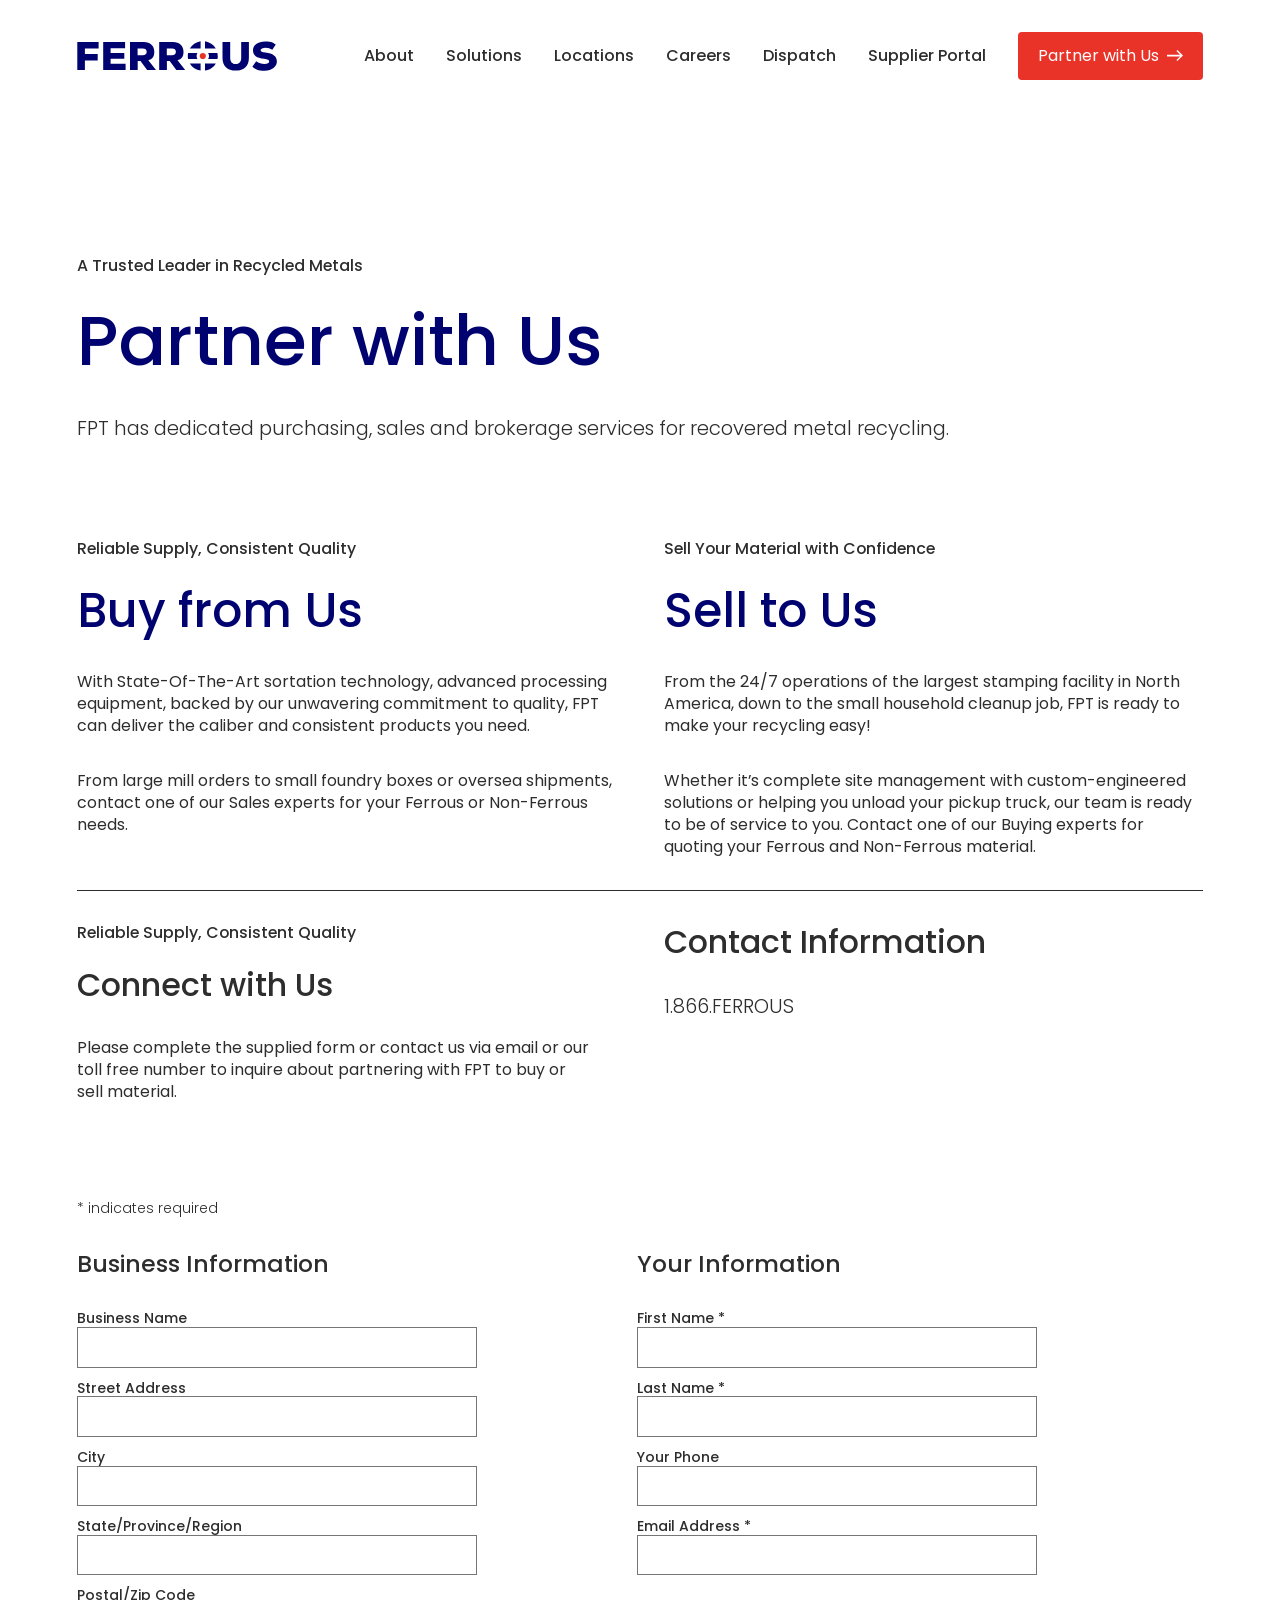
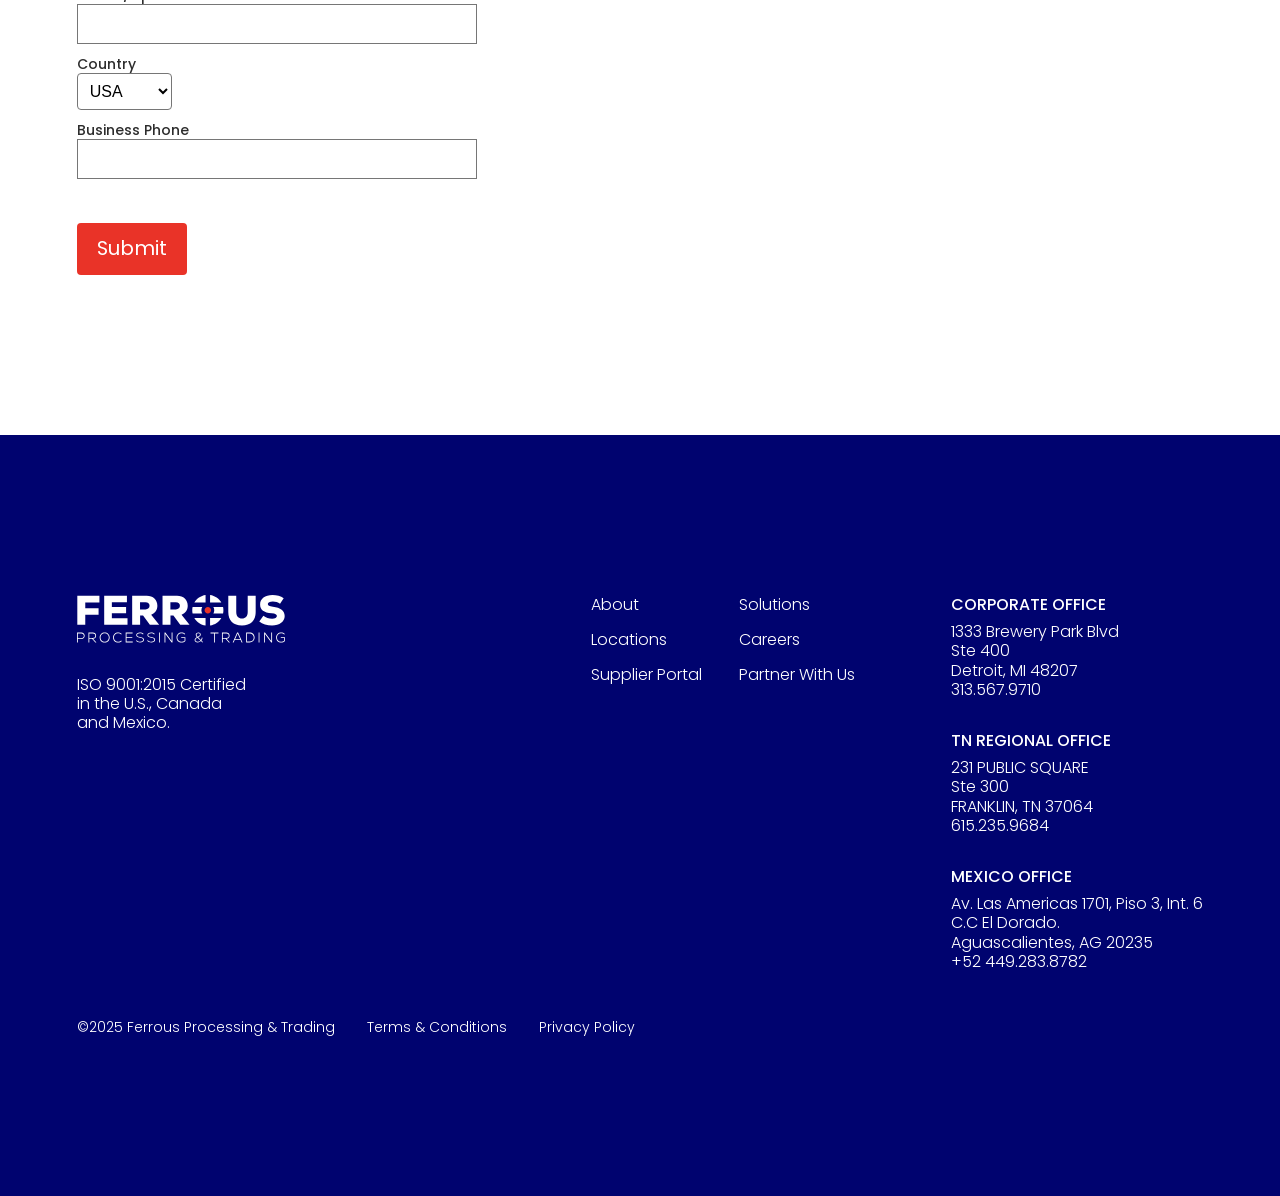
<file: partner-with-us/index.html>
<!DOCTYPE html>
<html lang="en-US">
<head>
	<meta charset="UTF-8">
	<meta name="viewport" content="width=device-width, initial-scale=1">
<meta name="robots" content="max-image-preview:large">
	<style>img:is([sizes="auto" i], [sizes^="auto," i]) { contain-intrinsic-size: 3000px 1500px }</style>
	<title>Partner with Us &ndash; Ferrous Processing &amp; Trading</title>
<link rel="stylesheet" id="boldblocks-svg-block-style-css" href="/wp-content/plugins/svg-block/build/style-index.css" media="all">
<style id="wp-block-group-inline-css">
.wp-block-group{box-sizing:border-box}:where(.wp-block-group.wp-block-group-is-layout-constrained){position:relative}
</style>
<style id="enable-linked-groups-block-styles-inline-css">
.wp-block-group.is-linked{position:relative}.wp-block-group.is-linked:not(.block-editor-block-list__block)>:nth-child(2){margin-block-start:0}.wp-block-group.is-linked a.wp-block-group__link{bottom:0;height:100%;left:0;position:absolute;text-decoration:none!important;width:100%;z-index:3}.wp-block-group.is-linked .wp-block-button,.wp-block-group.is-linked a{position:relative;z-index:4}

</style>
<style id="wp-block-navigation-link-inline-css">
.wp-block-navigation .wp-block-navigation-item__label{overflow-wrap:break-word}.wp-block-navigation .wp-block-navigation-item__description{display:none}.link-ui-tools{border-top:1px solid #f0f0f0;padding:8px}.link-ui-block-inserter{padding-top:8px}.link-ui-block-inserter__back{margin-left:8px;text-transform:uppercase}
</style>
<style id="wp-block-button-inline-css">
.wp-block-button__link{align-content:center;box-sizing:border-box;cursor:pointer;display:inline-block;height:100%;text-align:center;word-break:break-word}.wp-block-button__link.aligncenter{text-align:center}.wp-block-button__link.alignright{text-align:right}:where(.wp-block-button__link){border-radius:9999px;box-shadow:none;padding:calc(.667em + 2px) calc(1.333em + 2px);text-decoration:none}.wp-block-button[style*=text-decoration] .wp-block-button__link{text-decoration:inherit}.wp-block-buttons>.wp-block-button.has-custom-width{max-width:none}.wp-block-buttons>.wp-block-button.has-custom-width .wp-block-button__link{width:100%}.wp-block-buttons>.wp-block-button.has-custom-font-size .wp-block-button__link{font-size:inherit}.wp-block-buttons>.wp-block-button.wp-block-button__width-25{width:calc(25% - var(--wp--style--block-gap, .5em)*.75)}.wp-block-buttons>.wp-block-button.wp-block-button__width-50{width:calc(50% - var(--wp--style--block-gap, .5em)*.5)}.wp-block-buttons>.wp-block-button.wp-block-button__width-75{width:calc(75% - var(--wp--style--block-gap, .5em)*.25)}.wp-block-buttons>.wp-block-button.wp-block-button__width-100{flex-basis:100%;width:100%}.wp-block-buttons.is-vertical>.wp-block-button.wp-block-button__width-25{width:25%}.wp-block-buttons.is-vertical>.wp-block-button.wp-block-button__width-50{width:50%}.wp-block-buttons.is-vertical>.wp-block-button.wp-block-button__width-75{width:75%}.wp-block-button.is-style-squared,.wp-block-button__link.wp-block-button.is-style-squared{border-radius:0}.wp-block-button.no-border-radius,.wp-block-button__link.no-border-radius{border-radius:0!important}:root :where(.wp-block-button .wp-block-button__link.is-style-outline),:root :where(.wp-block-button.is-style-outline>.wp-block-button__link){border:2px solid;padding:.667em 1.333em}:root :where(.wp-block-button .wp-block-button__link.is-style-outline:not(.has-text-color)),:root :where(.wp-block-button.is-style-outline>.wp-block-button__link:not(.has-text-color)){color:currentColor}:root :where(.wp-block-button .wp-block-button__link.is-style-outline:not(.has-background)),:root :where(.wp-block-button.is-style-outline>.wp-block-button__link:not(.has-background)){background-color:initial;background-image:none}
</style>
<style id="enable-button-icons-block-styles-inline-css">
.wp-block-button[class*=has-icon__] .wp-block-button__link{align-items:center;display:flex;gap:.5em}.wp-block-button[class*=has-icon__] .wp-block-button__link span{line-height:0}.wp-block-button[class*=has-icon__] .wp-block-button__link svg{color:currentColor;fill:currentColor}.wp-block-button[class*=has-icon__] .wp-block-button__link.has-text-align-center{justify-content:center}.wp-block-button[class*=has-icon__] .wp-block-button__link.has-text-align-right{justify-content:flex-end}.wp-block-button[class*=has-icon__] .wp-block-button__link.has-text-align-left{justify-content:flex-start}.wp-block-button[class*=has-icon__].has-justified-space-between .wp-block-button__link{justify-content:space-between}.wp-block-button[class*=has-icon__].has-icon__arrow-left svg,.wp-block-button[class*=has-icon__].has-icon__arrow-right svg,.wp-block-button[class*=has-icon__].has-icon__cloud svg,.wp-block-button[class*=has-icon__].has-icon__cloud-upload svg{height:.7em;width:1em}.wp-block-button[class*=has-icon__].has-icon__chevron-left svg,.wp-block-button[class*=has-icon__].has-icon__chevron-right svg{height:.8em;width:.45em}.wp-block-button[class*=has-icon__].has-icon__chevron-left-small svg,.wp-block-button[class*=has-icon__].has-icon__chevron-right-small svg{height:.5em;width:.3em}.wp-block-button[class*=has-icon__].has-icon__comment-author-avatar svg,.wp-block-button[class*=has-icon__].has-icon__help svg,.wp-block-button[class*=has-icon__].has-icon__info svg{height:.9em;width:.9em}.wp-block-button[class*=has-icon__].has-icon__download svg{height:.8em;width:.75em}.wp-block-button[class*=has-icon__].has-icon__external svg{height:.7em;width:.7em}.wp-block-button[class*=has-icon__].has-icon__external-arrow svg{height:.6em;width:.6em}.wp-block-button[class*=has-icon__].has-icon__lock-outline svg{height:.9em;width:.64em}.wp-block-button[class*=has-icon__].has-icon__login svg{height:.8em;width:.8em}.wp-block-button[class*=has-icon__].has-icon__next svg,.wp-block-button[class*=has-icon__].has-icon__previous svg{height:.75em;width:.775em}.wp-block-button[class*=has-icon__].has-icon__shuffle svg,.wp-block-button[class*=has-icon__].has-icon__wordpress svg{height:.9em;width:.9em}

</style>
<style id="wp-block-buttons-inline-css">
.wp-block-buttons{box-sizing:border-box}.wp-block-buttons.is-vertical{flex-direction:column}.wp-block-buttons.is-vertical>.wp-block-button:last-child{margin-bottom:0}.wp-block-buttons>.wp-block-button{display:inline-block;margin:0}.wp-block-buttons.is-content-justification-left{justify-content:flex-start}.wp-block-buttons.is-content-justification-left.is-vertical{align-items:flex-start}.wp-block-buttons.is-content-justification-center{justify-content:center}.wp-block-buttons.is-content-justification-center.is-vertical{align-items:center}.wp-block-buttons.is-content-justification-right{justify-content:flex-end}.wp-block-buttons.is-content-justification-right.is-vertical{align-items:flex-end}.wp-block-buttons.is-content-justification-space-between{justify-content:space-between}.wp-block-buttons.aligncenter{text-align:center}.wp-block-buttons:not(.is-content-justification-space-between,.is-content-justification-right,.is-content-justification-left,.is-content-justification-center) .wp-block-button.aligncenter{margin-left:auto;margin-right:auto;width:100%}.wp-block-buttons[style*=text-decoration] .wp-block-button,.wp-block-buttons[style*=text-decoration] .wp-block-button__link{text-decoration:inherit}.wp-block-buttons.has-custom-font-size .wp-block-button__link{font-size:inherit}.wp-block-buttons .wp-block-button__link{width:100%}.wp-block-button.aligncenter{text-align:center}
</style>
<link rel="stylesheet" id="wp-block-navigation-css" href="/wp-content/plugins/gutenberg/build/block-library/blocks/navigation/style.css" media="all">
<style id="fpt-spacer-style-inline-css">
.spacer-block {
    display: block;
    height: 2rem;
    margin-block-start: 2rem;
    margin-block-end: 2rem;
}
.spacer-block.is-style-spacer-short {
    margin-block-start: 4rem;
    margin-block-end: 4rem;
}
.spacer-block.is-style-spacer-tall {
    margin-block-start: 8rem;
    margin-block-end: 8rem;
}

.block-editor-block-list__block
.block-editor-block-list__block.is-style-spacer-tall.wp-block-fpt-spacer {
    margin-block: 0;
    padding-block: 0;
}
</style>
<style id="wp-block-paragraph-inline-css">
.is-small-text{font-size:.875em}.is-regular-text{font-size:1em}.is-large-text{font-size:2.25em}.is-larger-text{font-size:3em}.has-drop-cap:not(:focus):first-letter{float:left;font-size:8.4em;font-style:normal;font-weight:100;line-height:.68;margin:.05em .1em 0 0;text-transform:uppercase}body.rtl .has-drop-cap:not(:focus):first-letter{float:none;margin-left:.1em}p.has-drop-cap.has-background{overflow:hidden}:root :where(p.has-background){padding:1.25em 2.375em}:where(p.has-text-color:not(.has-link-color)) a{color:inherit}p.has-text-align-left[style*="writing-mode:vertical-lr"],p.has-text-align-right[style*="writing-mode:vertical-rl"]{rotate:180deg}
</style>
<style id="wp-block-heading-inline-css">
h1.has-background,h2.has-background,h3.has-background,h4.has-background,h5.has-background,h6.has-background{padding:1.25em 2.375em}h1.has-text-align-left[style*=writing-mode]:where([style*=vertical-lr]),h1.has-text-align-right[style*=writing-mode]:where([style*=vertical-rl]),h2.has-text-align-left[style*=writing-mode]:where([style*=vertical-lr]),h2.has-text-align-right[style*=writing-mode]:where([style*=vertical-rl]),h3.has-text-align-left[style*=writing-mode]:where([style*=vertical-lr]),h3.has-text-align-right[style*=writing-mode]:where([style*=vertical-rl]),h4.has-text-align-left[style*=writing-mode]:where([style*=vertical-lr]),h4.has-text-align-right[style*=writing-mode]:where([style*=vertical-rl]),h5.has-text-align-left[style*=writing-mode]:where([style*=vertical-lr]),h5.has-text-align-right[style*=writing-mode]:where([style*=vertical-rl]),h6.has-text-align-left[style*=writing-mode]:where([style*=vertical-lr]),h6.has-text-align-right[style*=writing-mode]:where([style*=vertical-rl]){rotate:180deg}
</style>
<style id="wp-block-columns-inline-css">
.wp-block-columns{align-items:normal!important;box-sizing:border-box;display:flex;flex-wrap:wrap!important}@media (min-width:782px){.wp-block-columns{flex-wrap:nowrap!important}}.wp-block-columns.are-vertically-aligned-top{align-items:flex-start}.wp-block-columns.are-vertically-aligned-center{align-items:center}.wp-block-columns.are-vertically-aligned-bottom{align-items:flex-end}@media (max-width:781px){.wp-block-columns:not(.is-not-stacked-on-mobile)>.wp-block-column{flex-basis:100%!important}}@media (min-width:782px){.wp-block-columns:not(.is-not-stacked-on-mobile)>.wp-block-column{flex-basis:0;flex-grow:1}.wp-block-columns:not(.is-not-stacked-on-mobile)>.wp-block-column[style*=flex-basis]{flex-grow:0}}.wp-block-columns.is-not-stacked-on-mobile{flex-wrap:nowrap!important}.wp-block-columns.is-not-stacked-on-mobile>.wp-block-column{flex-basis:0;flex-grow:1}.wp-block-columns.is-not-stacked-on-mobile>.wp-block-column[style*=flex-basis]{flex-grow:0}:where(.wp-block-columns){margin-bottom:1.75em}:where(.wp-block-columns.has-background){padding:1.25em 2.375em}.wp-block-column{flex-grow:1;min-width:0;overflow-wrap:break-word;word-break:break-word}.wp-block-column.is-vertically-aligned-top{align-self:flex-start}.wp-block-column.is-vertically-aligned-center{align-self:center}.wp-block-column.is-vertically-aligned-bottom{align-self:flex-end}.wp-block-column.is-vertically-aligned-stretch{align-self:stretch}.wp-block-column.is-vertically-aligned-bottom,.wp-block-column.is-vertically-aligned-center,.wp-block-column.is-vertically-aligned-top{width:100%}
</style>
<style id="wp-block-separator-inline-css">
@charset "UTF-8";.wp-block-separator{border:none;border-top:2px solid}:root :where(.wp-block-separator.is-style-dots){height:auto;line-height:1;text-align:center}:root :where(.wp-block-separator.is-style-dots):before{color:currentColor;content:"&middot;&middot;&middot;";font-family:serif;font-size:1.5em;letter-spacing:2em;padding-left:2em}.wp-block-separator.is-style-dots{background:none!important;border:none!important}
</style>
<style id="wp-block-post-content-inline-css">
.wp-block-post-content{display:flow-root}
</style>
<style id="wp-block-library-inline-css">
:root{--wp-block-synced-color:#7a00df;--wp-block-synced-color--rgb:122,0,223;--wp-bound-block-color:var(--wp-block-synced-color);--wp-admin-theme-color:#007cba;--wp-admin-theme-color--rgb:0,124,186;--wp-admin-theme-color-darker-10:#006ba1;--wp-admin-theme-color-darker-10--rgb:0,107,161;--wp-admin-theme-color-darker-20:#005a87;--wp-admin-theme-color-darker-20--rgb:0,90,135;--wp-admin-border-width-focus:2px}@media (min-resolution:192dpi){:root{--wp-admin-border-width-focus:1.5px}}.wp-element-button{cursor:pointer}:root{--wp--preset--font-size--normal:16px;--wp--preset--font-size--huge:42px}:root .has-very-light-gray-background-color{background-color:#eee}:root .has-very-dark-gray-background-color{background-color:#313131}:root .has-very-light-gray-color{color:#eee}:root .has-very-dark-gray-color{color:#313131}:root .has-vivid-green-cyan-to-vivid-cyan-blue-gradient-background{background:linear-gradient(135deg,#00d084,#0693e3)}:root .has-purple-crush-gradient-background{background:linear-gradient(135deg,#34e2e4,#4721fb 50%,#ab1dfe)}:root .has-hazy-dawn-gradient-background{background:linear-gradient(135deg,#faaca8,#dad0ec)}:root .has-subdued-olive-gradient-background{background:linear-gradient(135deg,#fafae1,#67a671)}:root .has-atomic-cream-gradient-background{background:linear-gradient(135deg,#fdd79a,#004a59)}:root .has-nightshade-gradient-background{background:linear-gradient(135deg,#330968,#31cdcf)}:root .has-midnight-gradient-background{background:linear-gradient(135deg,#020381,#2874fc)}.has-regular-font-size{font-size:1em}.has-larger-font-size{font-size:2.625em}.has-normal-font-size{font-size:var(--wp--preset--font-size--normal)}.has-huge-font-size{font-size:var(--wp--preset--font-size--huge)}.has-text-align-center{text-align:center}.has-text-align-left{text-align:left}.has-text-align-right{text-align:right}#end-resizable-editor-section{display:none}.aligncenter{clear:both}.items-justified-left{justify-content:flex-start}.items-justified-center{justify-content:center}.items-justified-right{justify-content:flex-end}.items-justified-space-between{justify-content:space-between}.screen-reader-text{word-wrap:normal!important;border:0;clip-path:inset(50%);height:1px;margin:-1px;overflow:hidden;padding:0;position:absolute;width:1px}.screen-reader-text:focus{background-color:#ddd;clip-path:none;color:#444;display:block;font-size:1em;height:auto;left:5px;line-height:normal;padding:15px 23px 14px;text-decoration:none;top:5px;width:auto;z-index:100000}html :where(.has-border-color){border-style:solid}html :where([style*=border-top-color]){border-top-style:solid}html :where([style*=border-right-color]){border-right-style:solid}html :where([style*=border-bottom-color]){border-bottom-style:solid}html :where([style*=border-left-color]){border-left-style:solid}html :where([style*=border-width]){border-style:solid}html :where([style*=border-top-width]){border-top-style:solid}html :where([style*=border-right-width]){border-right-style:solid}html :where([style*=border-bottom-width]){border-bottom-style:solid}html :where([style*=border-left-width]){border-left-style:solid}html :where(img[class*=wp-image-]){height:auto;max-width:100%}:where(figure){margin:0 0 1em}html :where(.is-position-sticky){--wp-admin--admin-bar--position-offset:var(--wp-admin--admin-bar--height,0px)}@media screen and (max-width:600px){html :where(.is-position-sticky){--wp-admin--admin-bar--position-offset:0px}}
</style>
<style id="global-styles-inline-css">
:root{--wp--preset--aspect-ratio--square: 1;--wp--preset--aspect-ratio--4-3: 4/3;--wp--preset--aspect-ratio--3-4: 3/4;--wp--preset--aspect-ratio--3-2: 3/2;--wp--preset--aspect-ratio--2-3: 2/3;--wp--preset--aspect-ratio--16-9: 16/9;--wp--preset--aspect-ratio--9-16: 9/16;--wp--preset--color--black: #000000;--wp--preset--color--cyan-bluish-gray: #abb8c3;--wp--preset--color--white: #ffffff;--wp--preset--color--pale-pink: #f78da7;--wp--preset--color--vivid-red: #cf2e2e;--wp--preset--color--luminous-vivid-orange: #ff6900;--wp--preset--color--luminous-vivid-amber: #fcb900;--wp--preset--color--light-green-cyan: #7bdcb5;--wp--preset--color--vivid-green-cyan: #00d084;--wp--preset--color--pale-cyan-blue: #8ed1fc;--wp--preset--color--vivid-cyan-blue: #0693e3;--wp--preset--color--vivid-purple: #9b51e0;--wp--preset--color--base: #FFFFFF;--wp--preset--color--contrast: #2D2D2D;--wp--preset--color--ferrous-blue: #00036F;--wp--preset--color--ferrous-red: #E93328;--wp--preset--color--off-white: #FBFBFB;--wp--preset--gradient--vivid-cyan-blue-to-vivid-purple: linear-gradient(135deg,rgb(6,147,227) 0%,rgb(155,81,224) 100%);--wp--preset--gradient--light-green-cyan-to-vivid-green-cyan: linear-gradient(135deg,rgb(122,220,180) 0%,rgb(0,208,130) 100%);--wp--preset--gradient--luminous-vivid-amber-to-luminous-vivid-orange: linear-gradient(135deg,rgb(252,185,0) 0%,rgb(255,105,0) 100%);--wp--preset--gradient--luminous-vivid-orange-to-vivid-red: linear-gradient(135deg,rgb(255,105,0) 0%,rgb(207,46,46) 100%);--wp--preset--gradient--very-light-gray-to-cyan-bluish-gray: linear-gradient(135deg,rgb(238,238,238) 0%,rgb(169,184,195) 100%);--wp--preset--gradient--cool-to-warm-spectrum: linear-gradient(135deg,rgb(74,234,220) 0%,rgb(151,120,209) 20%,rgb(207,42,186) 40%,rgb(238,44,130) 60%,rgb(251,105,98) 80%,rgb(254,248,76) 100%);--wp--preset--gradient--blush-light-purple: linear-gradient(135deg,rgb(255,206,236) 0%,rgb(152,150,240) 100%);--wp--preset--gradient--blush-bordeaux: linear-gradient(135deg,rgb(254,205,165) 0%,rgb(254,45,45) 50%,rgb(107,0,62) 100%);--wp--preset--gradient--luminous-dusk: linear-gradient(135deg,rgb(255,203,112) 0%,rgb(199,81,192) 50%,rgb(65,88,208) 100%);--wp--preset--gradient--pale-ocean: linear-gradient(135deg,rgb(255,245,203) 0%,rgb(182,227,212) 50%,rgb(51,167,181) 100%);--wp--preset--gradient--electric-grass: linear-gradient(135deg,rgb(202,248,128) 0%,rgb(113,206,126) 100%);--wp--preset--gradient--midnight: linear-gradient(135deg,rgb(2,3,129) 0%,rgb(40,116,252) 100%);--wp--preset--font-size--small: 1rem;--wp--preset--font-size--medium: clamp(1rem, 1rem + ((1vw - 0.2rem) * 0.392), 1.25rem);--wp--preset--font-size--large: clamp(1.25rem, 1.25rem + ((1vw - 0.2rem) * 0.392), 1.5rem);--wp--preset--font-size--x-large: clamp(1.75rem, 1.75rem + ((1vw - 0.2rem) * 0.392), 2rem);--wp--preset--font-size--tiny: 0.625rem;--wp--preset--font-size--x-small: 0.875rem;--wp--preset--font-size--xx-large: clamp(2.5rem, 2.5rem + ((1vw - 0.2rem) * 0.784), 3rem);--wp--preset--font-size--xxx-large: clamp(2.5rem, 2.5rem + ((1vw - 0.2rem) * 3.137), 4.5rem);--wp--preset--font-size--big-marquee: clamp(5rem, 5rem + ((1vw - 0.2rem) * 14.118), 14rem);--wp--preset--font-family--poppins: "Poppins", sans-serif;--wp--preset--spacing--20: 0.625rem;--wp--preset--spacing--30: 1rem;--wp--preset--spacing--40: 2rem;--wp--preset--spacing--50: 3rem;--wp--preset--spacing--60: 6rem;--wp--preset--spacing--70: 8rem;--wp--preset--spacing--80: 10rem;--wp--preset--shadow--natural: 6px 6px 9px rgba(0, 0, 0, 0.2);--wp--preset--shadow--deep: 12px 12px 50px rgba(0, 0, 0, 0.4);--wp--preset--shadow--sharp: 6px 6px 0px rgba(0, 0, 0, 0.2);--wp--preset--shadow--outlined: 6px 6px 0px -3px rgb(255, 255, 255), 6px 6px rgb(0, 0, 0);--wp--preset--shadow--crisp: 6px 6px 0px rgb(0, 0, 0);}:root { --wp--style--global--content-size: 960px;--wp--style--global--wide-size: 1340px; }:where(body) { margin: 0; }.wp-site-blocks { padding-top: var(--wp--style--root--padding-top); padding-bottom: var(--wp--style--root--padding-bottom); }.has-global-padding { padding-right: var(--wp--style--root--padding-right); padding-left: var(--wp--style--root--padding-left); }.has-global-padding > .alignfull { margin-right: calc(var(--wp--style--root--padding-right) * -1); margin-left: calc(var(--wp--style--root--padding-left) * -1); }.has-global-padding :where(:not(.alignfull.is-layout-flow) > .has-global-padding:not(.wp-block-block, .alignfull)) { padding-right: 0; padding-left: 0; }.has-global-padding :where(:not(.alignfull.is-layout-flow) > .has-global-padding:not(.wp-block-block, .alignfull)) > .alignfull { margin-left: 0; margin-right: 0; }.wp-site-blocks > .alignleft { float: left; margin-right: 2em; }.wp-site-blocks > .alignright { float: right; margin-left: 2em; }.wp-site-blocks > .aligncenter { justify-content: center; margin-left: auto; margin-right: auto; }:where(.wp-site-blocks) > * { margin-block-start: 2rem; margin-block-end: 0; }:where(.wp-site-blocks) > :first-child { margin-block-start: 0; }:where(.wp-site-blocks) > :last-child { margin-block-end: 0; }:root { --wp--style--block-gap: 2rem; }:root :where(.is-layout-flow) > :first-child{margin-block-start: 0;}:root :where(.is-layout-flow) > :last-child{margin-block-end: 0;}:root :where(.is-layout-flow) > *{margin-block-start: 2rem;margin-block-end: 0;}:root :where(.is-layout-constrained) > :first-child{margin-block-start: 0;}:root :where(.is-layout-constrained) > :last-child{margin-block-end: 0;}:root :where(.is-layout-constrained) > *{margin-block-start: 2rem;margin-block-end: 0;}:root :where(.is-layout-flex){gap: 2rem;}:root :where(.is-layout-grid){gap: 2rem;}.is-layout-flow > .alignleft{float: left;margin-inline-start: 0;margin-inline-end: 2em;}.is-layout-flow > .alignright{float: right;margin-inline-start: 2em;margin-inline-end: 0;}.is-layout-flow > .aligncenter{margin-left: auto !important;margin-right: auto !important;}.is-layout-constrained > .alignleft{float: left;margin-inline-start: 0;margin-inline-end: 2em;}.is-layout-constrained > .alignright{float: right;margin-inline-start: 2em;margin-inline-end: 0;}.is-layout-constrained > .aligncenter{margin-left: auto !important;margin-right: auto !important;}.is-layout-constrained > :where(:not(.alignleft):not(.alignright):not(.alignfull)){max-width: var(--wp--style--global--content-size);margin-left: auto !important;margin-right: auto !important;}.is-layout-constrained > .alignwide{max-width: var(--wp--style--global--wide-size);}body .is-layout-flex{display: flex;}.is-layout-flex{flex-wrap: wrap;align-items: center;}.is-layout-flex > :is(*, div){margin: 0;}body .is-layout-grid{display: grid;}.is-layout-grid > :is(*, div){margin: 0;}body{background-color: var(--wp--preset--color--base);color: var(--wp--preset--color--contrast);font-family: var(--wp--preset--font-family--poppins);font-size: var(--wp--preset--font-size--medium);font-style: normal;font-weight: 300;letter-spacing: 0px;line-height: 1.4;--wp--style--root--padding-top: 0px;--wp--style--root--padding-right: 6vw;--wp--style--root--padding-bottom: 0px;--wp--style--root--padding-left: 6vw;}a:where(:not(.wp-element-button)){color: currentColor;text-decoration: underline;}:root :where(a:where(:not(.wp-element-button)):hover){text-decoration: none;}h1, h2, h3, h4, h5, h6{font-style: normal;font-weight: 500;line-height: 1.2;}h1{font-size: var(--wp--preset--font-size--xxx-large);font-style: normal;font-weight: 500;line-height: 1.2;}h2{font-size: var(--wp--preset--font-size--xx-large);font-style: normal;font-weight: 500;line-height: 1.2;}h3{font-size: var(--wp--preset--font-size--x-large);font-style: normal;font-weight: 500;line-height: 1.2;}h4{font-size: var(--wp--preset--font-size--large);font-style: normal;font-weight: 500;line-height: 1.2;}h5{font-size: var(--wp--preset--font-size--medium);font-style: normal;font-weight: 500;line-height: 1.2;}h6{font-size: var(--wp--preset--font-size--small);font-style: normal;font-weight: 500;line-height: 1.2;text-transform: uppercase;}:root :where(.wp-element-button, .wp-block-button__link){background-color: var(--wp--preset--color--ferrous-red);border-radius: 0.25rem;border-width: 0;color: var(--wp--preset--color--white);font-family: inherit;font-size: var(--wp--preset--font-size--small);font-weight: 400;line-height: 1.5rem;padding-top: 0.75rem;padding-right: 1.25rem;padding-bottom: 0.75rem;padding-left: 1.25rem;text-decoration: none;}:root :where(.wp-element-button:hover, .wp-block-button__link:hover){background-color: color-mix(in srgb, var(--wp--preset--color--ferrous-red) 90%, black);border-color: transparent;color: var(--wp--preset--color--white);}:root :where(.wp-element-button:focus, .wp-block-button__link:focus){outline-color: var(--wp--preset--color--ferrous-red);outline-offset: 2px;}:root :where(.wp-element-caption, .wp-block-audio figcaption, .wp-block-embed figcaption, .wp-block-gallery figcaption, .wp-block-image figcaption, .wp-block-table figcaption, .wp-block-video figcaption){font-size: var(--wp--preset--font-size--small);line-height: 1.4;}.has-black-color{color: var(--wp--preset--color--black) !important;}.has-cyan-bluish-gray-color{color: var(--wp--preset--color--cyan-bluish-gray) !important;}.has-white-color{color: var(--wp--preset--color--white) !important;}.has-pale-pink-color{color: var(--wp--preset--color--pale-pink) !important;}.has-vivid-red-color{color: var(--wp--preset--color--vivid-red) !important;}.has-luminous-vivid-orange-color{color: var(--wp--preset--color--luminous-vivid-orange) !important;}.has-luminous-vivid-amber-color{color: var(--wp--preset--color--luminous-vivid-amber) !important;}.has-light-green-cyan-color{color: var(--wp--preset--color--light-green-cyan) !important;}.has-vivid-green-cyan-color{color: var(--wp--preset--color--vivid-green-cyan) !important;}.has-pale-cyan-blue-color{color: var(--wp--preset--color--pale-cyan-blue) !important;}.has-vivid-cyan-blue-color{color: var(--wp--preset--color--vivid-cyan-blue) !important;}.has-vivid-purple-color{color: var(--wp--preset--color--vivid-purple) !important;}.has-base-color{color: var(--wp--preset--color--base) !important;}.has-contrast-color{color: var(--wp--preset--color--contrast) !important;}.has-ferrous-blue-color{color: var(--wp--preset--color--ferrous-blue) !important;}.has-ferrous-red-color{color: var(--wp--preset--color--ferrous-red) !important;}.has-off-white-color{color: var(--wp--preset--color--off-white) !important;}.has-black-background-color{background-color: var(--wp--preset--color--black) !important;}.has-cyan-bluish-gray-background-color{background-color: var(--wp--preset--color--cyan-bluish-gray) !important;}.has-white-background-color{background-color: var(--wp--preset--color--white) !important;}.has-pale-pink-background-color{background-color: var(--wp--preset--color--pale-pink) !important;}.has-vivid-red-background-color{background-color: var(--wp--preset--color--vivid-red) !important;}.has-luminous-vivid-orange-background-color{background-color: var(--wp--preset--color--luminous-vivid-orange) !important;}.has-luminous-vivid-amber-background-color{background-color: var(--wp--preset--color--luminous-vivid-amber) !important;}.has-light-green-cyan-background-color{background-color: var(--wp--preset--color--light-green-cyan) !important;}.has-vivid-green-cyan-background-color{background-color: var(--wp--preset--color--vivid-green-cyan) !important;}.has-pale-cyan-blue-background-color{background-color: var(--wp--preset--color--pale-cyan-blue) !important;}.has-vivid-cyan-blue-background-color{background-color: var(--wp--preset--color--vivid-cyan-blue) !important;}.has-vivid-purple-background-color{background-color: var(--wp--preset--color--vivid-purple) !important;}.has-base-background-color{background-color: var(--wp--preset--color--base) !important;}.has-contrast-background-color{background-color: var(--wp--preset--color--contrast) !important;}.has-ferrous-blue-background-color{background-color: var(--wp--preset--color--ferrous-blue) !important;}.has-ferrous-red-background-color{background-color: var(--wp--preset--color--ferrous-red) !important;}.has-off-white-background-color{background-color: var(--wp--preset--color--off-white) !important;}.has-black-border-color{border-color: var(--wp--preset--color--black) !important;}.has-cyan-bluish-gray-border-color{border-color: var(--wp--preset--color--cyan-bluish-gray) !important;}.has-white-border-color{border-color: var(--wp--preset--color--white) !important;}.has-pale-pink-border-color{border-color: var(--wp--preset--color--pale-pink) !important;}.has-vivid-red-border-color{border-color: var(--wp--preset--color--vivid-red) !important;}.has-luminous-vivid-orange-border-color{border-color: var(--wp--preset--color--luminous-vivid-orange) !important;}.has-luminous-vivid-amber-border-color{border-color: var(--wp--preset--color--luminous-vivid-amber) !important;}.has-light-green-cyan-border-color{border-color: var(--wp--preset--color--light-green-cyan) !important;}.has-vivid-green-cyan-border-color{border-color: var(--wp--preset--color--vivid-green-cyan) !important;}.has-pale-cyan-blue-border-color{border-color: var(--wp--preset--color--pale-cyan-blue) !important;}.has-vivid-cyan-blue-border-color{border-color: var(--wp--preset--color--vivid-cyan-blue) !important;}.has-vivid-purple-border-color{border-color: var(--wp--preset--color--vivid-purple) !important;}.has-base-border-color{border-color: var(--wp--preset--color--base) !important;}.has-contrast-border-color{border-color: var(--wp--preset--color--contrast) !important;}.has-ferrous-blue-border-color{border-color: var(--wp--preset--color--ferrous-blue) !important;}.has-ferrous-red-border-color{border-color: var(--wp--preset--color--ferrous-red) !important;}.has-off-white-border-color{border-color: var(--wp--preset--color--off-white) !important;}.has-vivid-cyan-blue-to-vivid-purple-gradient-background{background: var(--wp--preset--gradient--vivid-cyan-blue-to-vivid-purple) !important;}.has-light-green-cyan-to-vivid-green-cyan-gradient-background{background: var(--wp--preset--gradient--light-green-cyan-to-vivid-green-cyan) !important;}.has-luminous-vivid-amber-to-luminous-vivid-orange-gradient-background{background: var(--wp--preset--gradient--luminous-vivid-amber-to-luminous-vivid-orange) !important;}.has-luminous-vivid-orange-to-vivid-red-gradient-background{background: var(--wp--preset--gradient--luminous-vivid-orange-to-vivid-red) !important;}.has-very-light-gray-to-cyan-bluish-gray-gradient-background{background: var(--wp--preset--gradient--very-light-gray-to-cyan-bluish-gray) !important;}.has-cool-to-warm-spectrum-gradient-background{background: var(--wp--preset--gradient--cool-to-warm-spectrum) !important;}.has-blush-light-purple-gradient-background{background: var(--wp--preset--gradient--blush-light-purple) !important;}.has-blush-bordeaux-gradient-background{background: var(--wp--preset--gradient--blush-bordeaux) !important;}.has-luminous-dusk-gradient-background{background: var(--wp--preset--gradient--luminous-dusk) !important;}.has-pale-ocean-gradient-background{background: var(--wp--preset--gradient--pale-ocean) !important;}.has-electric-grass-gradient-background{background: var(--wp--preset--gradient--electric-grass) !important;}.has-midnight-gradient-background{background: var(--wp--preset--gradient--midnight) !important;}.has-small-font-size{font-size: var(--wp--preset--font-size--small) !important;}.has-medium-font-size{font-size: var(--wp--preset--font-size--medium) !important;}.has-large-font-size{font-size: var(--wp--preset--font-size--large) !important;}.has-x-large-font-size{font-size: var(--wp--preset--font-size--x-large) !important;}.has-tiny-font-size{font-size: var(--wp--preset--font-size--tiny) !important;}.has-x-small-font-size{font-size: var(--wp--preset--font-size--x-small) !important;}.has-xx-large-font-size{font-size: var(--wp--preset--font-size--xx-large) !important;}.has-xxx-large-font-size{font-size: var(--wp--preset--font-size--xxx-large) !important;}.has-big-marquee-font-size{font-size: var(--wp--preset--font-size--big-marquee) !important;}.has-poppins-font-family{font-family: var(--wp--preset--font-family--poppins) !important;}
:root :where(.wp-block-columns-is-layout-flow) > :first-child{margin-block-start: 0;}:root :where(.wp-block-columns-is-layout-flow) > :last-child{margin-block-end: 0;}:root :where(.wp-block-columns-is-layout-flow) > *{margin-block-start: var(--wp--preset--spacing--50);margin-block-end: 0;}:root :where(.wp-block-columns-is-layout-constrained) > :first-child{margin-block-start: 0;}:root :where(.wp-block-columns-is-layout-constrained) > :last-child{margin-block-end: 0;}:root :where(.wp-block-columns-is-layout-constrained) > *{margin-block-start: var(--wp--preset--spacing--50);margin-block-end: 0;}:root :where(.wp-block-columns-is-layout-flex){gap: var(--wp--preset--spacing--50);}:root :where(.wp-block-columns-is-layout-grid){gap: var(--wp--preset--spacing--50);}
:root :where(.wp-block-buttons-is-layout-flow) > :first-child{margin-block-start: 0;}:root :where(.wp-block-buttons-is-layout-flow) > :last-child{margin-block-end: 0;}:root :where(.wp-block-buttons-is-layout-flow) > *{margin-block-start: 1rem;margin-block-end: 0;}:root :where(.wp-block-buttons-is-layout-constrained) > :first-child{margin-block-start: 0;}:root :where(.wp-block-buttons-is-layout-constrained) > :last-child{margin-block-end: 0;}:root :where(.wp-block-buttons-is-layout-constrained) > *{margin-block-start: 1rem;margin-block-end: 0;}:root :where(.wp-block-buttons-is-layout-flex){gap: 1rem;}:root :where(.wp-block-buttons-is-layout-grid){gap: 1rem;}
:root :where(.wp-block-separator){border-color: currentColor;border-width: 0 0 1px 0;border-style: solid;color: var(--wp--preset--color--accent-6);}
:root :where(.wp-block-navigation){font-size: var(--wp--preset--font-size--small);font-weight: 500;}
:root :where(.wp-block-navigation a:where(:not(.wp-element-button))){text-decoration: none;}
:root :where(.wp-block-navigation a:where(:not(.wp-element-button)):hover){text-decoration: underline;}
</style>
<style id="block-style-variation-styles-inline-css">
:root :where(.wp-block-group.is-style-section-main--2){margin-top: 0;margin-bottom: 0;padding-top: 10rem;padding-bottom: 10rem;}
:root :where(.wp-block-fpt-spacer.is-style-spacer-short--3){margin-top: 0;margin-right: 0;margin-bottom: 0;margin-left: 0;padding-top: 3rem;padding-right: 0;padding-bottom: 3rem;padding-left: 0;}
:root :where(p.is-style-text-eyebrow--4){font-size: clamp(0.875rem, 0.875rem + ((1vw - 0.2rem) * 0.196), 1rem);font-style: normal;font-weight: 500;line-height: 1.2;margin-top: 0;margin-right: 0;margin-bottom: 1.5rem;margin-left: 0;padding-top: 0;padding-right: 0;padding-bottom: 0;padding-left: 0;}
:root :where(.wp-block-group.is-style-section-main-half-pad--5){margin-top: 0;margin-bottom: 0;padding-top: 6rem;padding-bottom: 6rem;}
:root :where(p.is-style-text-eyebrow--6){font-size: clamp(0.875rem, 0.875rem + ((1vw - 0.2rem) * 0.196), 1rem);font-style: normal;font-weight: 500;line-height: 1.2;margin-top: 0;margin-right: 0;margin-bottom: 1.5rem;margin-left: 0;padding-top: 0;padding-right: 0;padding-bottom: 0;padding-left: 0;}
:root :where(p.is-style-text-smaller--7){font-size: clamp(0.875rem, 0.875rem + ((1vw - 0.2rem) * 0.196), 1rem);font-style: normal;font-weight: 400;line-height: 1.4;}
:root :where(p.is-style-text-smaller--8){font-size: clamp(0.875rem, 0.875rem + ((1vw - 0.2rem) * 0.196), 1rem);font-style: normal;font-weight: 400;line-height: 1.4;}
:root :where(p.is-style-text-eyebrow--9){font-size: clamp(0.875rem, 0.875rem + ((1vw - 0.2rem) * 0.196), 1rem);font-style: normal;font-weight: 500;line-height: 1.2;margin-top: 0;margin-right: 0;margin-bottom: 1.5rem;margin-left: 0;padding-top: 0;padding-right: 0;padding-bottom: 0;padding-left: 0;}
:root :where(p.is-style-text-smaller--10){font-size: clamp(0.875rem, 0.875rem + ((1vw - 0.2rem) * 0.196), 1rem);font-style: normal;font-weight: 400;line-height: 1.4;}
:root :where(p.is-style-text-smaller--11){font-size: clamp(0.875rem, 0.875rem + ((1vw - 0.2rem) * 0.196), 1rem);font-style: normal;font-weight: 400;line-height: 1.4;}
:root :where(p.is-style-text-eyebrow--12){font-size: clamp(0.875rem, 0.875rem + ((1vw - 0.2rem) * 0.196), 1rem);font-style: normal;font-weight: 500;line-height: 1.2;margin-top: 0;margin-right: 0;margin-bottom: 1.5rem;margin-left: 0;padding-top: 0;padding-right: 0;padding-bottom: 0;padding-left: 0;}
:root :where(p.is-style-text-smaller--13){font-size: clamp(0.875rem, 0.875rem + ((1vw - 0.2rem) * 0.196), 1rem);font-style: normal;font-weight: 400;line-height: 1.4;}
:root :where(.is-style-section-main-no-block-padding--14 .wp-block-cover){min-height: 10rem;padding-top: 0;padding-right: 0;padding-bottom: 0;padding-left: 0;}:root :where(.wp-block-group.is-style-section-main-no-block-padding--14){margin-top: 0;margin-bottom: 0;padding-top: 0;padding-bottom: 0;}
</style>
<link rel="stylesheet" id="custom-text-format-css-css" href="/wp-content/plugins/custom-text-formats/css/custom-text-format.css" media="all">
<link rel="stylesheet" id="gctf-editor-css-css" href="/wp-content/uploads/gctf-style/editor-style.css" media="all">
<style id="wp-block-template-skip-link-inline-css">

		.skip-link.screen-reader-text {
			border: 0;
			clip-path: inset(50%);
			height: 1px;
			margin: -1px;
			overflow: hidden;
			padding: 0;
			position: absolute !important;
			width: 1px;
			word-wrap: normal !important;
		}

		.skip-link.screen-reader-text:focus {
			background-color: #eee;
			clip-path: none;
			color: #444;
			display: block;
			font-size: 1em;
			height: auto;
			left: 5px;
			line-height: normal;
			padding: 15px 23px 14px;
			text-decoration: none;
			top: 5px;
			width: auto;
			z-index: 100000;
		}
</style>
<style id="core-block-supports-inline-css">
.wp-container-core-navigation-is-layout-24a44033{justify-content:flex-start;}.wp-container-core-group-is-layout-fc9f69e7{flex-wrap:nowrap;justify-content:flex-start;}.wp-container-core-group-is-layout-9366075c{justify-content:space-between;}.wp-elements-25250b43abfa7deb3e22acf750321e17 a:where(:not(.wp-element-button)){color:var(--wp--preset--color--ferrous-blue);}.wp-container-core-group-is-layout-0416e3c3 > :where(:not(.alignleft):not(.alignright):not(.alignfull)){margin-left:0 !important;}.wp-elements-25cf2b1e40b3702384f59f9feec3cc26 a:where(:not(.wp-element-button)){color:var(--wp--preset--color--ferrous-blue);}.wp-elements-2fb1ec959fdf7d80d2b3233e35594ff2 a:where(:not(.wp-element-button)){color:var(--wp--preset--color--ferrous-blue);}.wp-container-core-columns-is-layout-28f84493{flex-wrap:nowrap;}.wp-container-core-group-is-layout-12dd3699 > :where(:not(.alignleft):not(.alignright):not(.alignfull)){margin-left:0 !important;}.wp-container-core-group-is-layout-bcbbe72b > :where(:not(.alignleft):not(.alignright):not(.alignfull)){max-width:13rem;margin-left:0 !important;margin-right:auto !important;}.wp-container-core-group-is-layout-bcbbe72b > .alignwide{max-width:13rem;}.wp-container-core-group-is-layout-bcbbe72b .alignfull{max-width:none;}.wp-container-content-b4c5012d{grid-column:span 1;grid-row:span 1;}.wp-container-core-group-is-layout-29271053{grid-template-columns:repeat(2, minmax(0, 1fr));}.wp-container-core-group-is-layout-fe9cc265{flex-direction:column;align-items:flex-start;}.wp-container-core-group-is-layout-d0921e6e{align-items:flex-start;}.wp-container-core-group-is-layout-e5edad21{justify-content:space-between;align-items:flex-start;}
</style>
<link rel="stylesheet" id="fpt-style-css" href="/wp-content/themes/ferrous/style.css" media="all">
<script src="/wp-content/plugins/gutenberg/build/hooks/index.min.js" id="wp-hooks-js"></script>
<script src="/wp-content/plugins/gutenberg/build/i18n/index.min.js" id="wp-i18n-js"></script>
<script id="wp-i18n-js-after">
wp.i18n.setLocaleData( { 'text direction\u0004ltr': [ 'ltr' ] } );
</script>
<script src="/wp-includes/js/dist/vendor/wp-polyfill.min.js" id="wp-polyfill-js"></script>
<script src="/wp-content/plugins/gutenberg/build/vendors/react.min.js" id="react-js"></script>
<script src="/wp-content/plugins/gutenberg/build/vendors/react-jsx-runtime.min.js" id="react-jsx-runtime-js"></script>
<script src="/wp-content/plugins/gutenberg/build/vendors/react-dom.min.js" id="react-dom-js"></script>
<script src="/wp-includes/js/jquery/jquery.min.js" id="jquery-core-js"></script>
<script src="/wp-includes/js/jquery/jquery-migrate.min.js" id="jquery-migrate-js"></script>
<script id="asenha-public-js-extra">
var phpVars = {"externalPermalinksEnabled":"1"};
</script>
<script src="/wp-content/plugins/admin-site-enhancements/assets/js/external-permalinks.js" id="asenha-public-js"></script>
<link rel="https://api.w.org/" href="/wp-json/"><link rel="alternate" title="JSON" type="application/json" href="/wp-json/wp/v2/pages/209"><link rel="EditURI" type="application/rsd+xml" title="RSD" href="/xmlrpc.php?rsd">

<link rel="canonical" href="/partner-with-us/">
<link rel="shortlink" href="/?p=209">
<link rel="alternate" title="oEmbed (JSON)" type="application/json+oembed" href="/wp-json/oembed/1.0/embed?url=https%3A%2F%2F%2Fpartner-with-us%2F">
<link rel="alternate" title="oEmbed (XML)" type="text/xml+oembed" href="/wp-json/oembed/1.0/embed?url=https%3A%2F%2F%2Fpartner-with-us%2F&amp;format=xml">


<script type="importmap" id="wp-importmap">
{"imports":{"@wordpress\/interactivity":"\/wp-content\/plugins\/gutenberg\/build-module\/interactivity\/index.min.js"}}
</script>
<script type="module" src="/wp-content/plugins/gutenberg/build-module/block-library/navigation/view.min.js" id="@wordpress/block-library/navigation/view-js-module"></script>
<link rel="modulepreload" href="/wp-content/plugins/gutenberg/build-module/interactivity/index.min.js" id="@wordpress/interactivity-js-modulepreload"><style class="wp-fonts-local">
@font-face{font-family:Poppins;font-style:normal;font-weight:100;font-display:fallback;src:url('/wp-content/themes/ferrous/assets/fonts/poppins/Poppins-100.woff2') format('woff2');}
@font-face{font-family:Poppins;font-style:normal;font-weight:200;font-display:fallback;src:url('/wp-content/themes/ferrous/assets/fonts/poppins/Poppins-200.woff2') format('woff2');}
@font-face{font-family:Poppins;font-style:normal;font-weight:300;font-display:fallback;src:url('/wp-content/themes/ferrous/assets/fonts/poppins/Poppins-300.woff2') format('woff2');}
@font-face{font-family:Poppins;font-style:normal;font-weight:400;font-display:fallback;src:url('/wp-content/themes/ferrous/assets/fonts/poppins/Poppins-400.woff2') format('woff2');}
@font-face{font-family:Poppins;font-style:normal;font-weight:500;font-display:fallback;src:url('/wp-content/themes/ferrous/assets/fonts/poppins/Poppins-500.woff2') format('woff2');}
@font-face{font-family:Poppins;font-style:normal;font-weight:600;font-display:fallback;src:url('/wp-content/themes/ferrous/assets/fonts/poppins/Poppins-600.woff2') format('woff2');}
@font-face{font-family:Poppins;font-style:normal;font-weight:700;font-display:fallback;src:url('/wp-content/themes/ferrous/assets/fonts/poppins/Poppins-700.woff2') format('woff2');}
@font-face{font-family:Poppins;font-style:normal;font-weight:800;font-display:fallback;src:url('/wp-content/themes/ferrous/assets/fonts/poppins/Poppins-800.woff2') format('woff2');}
@font-face{font-family:Poppins;font-style:normal;font-weight:900;font-display:fallback;src:url('/wp-content/themes/ferrous/assets/fonts/poppins/Poppins-900.woff2') format('woff2');}
@font-face{font-family:Poppins;font-style:italic;font-weight:100;font-display:fallback;src:url('/wp-content/themes/ferrous/assets/fonts/poppins/PoppinsItalic-100.woff2') format('woff2');}
@font-face{font-family:Poppins;font-style:italic;font-weight:200;font-display:fallback;src:url('/wp-content/themes/ferrous/assets/fonts/poppins/PoppinsItalic-200.woff2') format('woff2');}
@font-face{font-family:Poppins;font-style:italic;font-weight:300;font-display:fallback;src:url('/wp-content/themes/ferrous/assets/fonts/poppins/PoppinsItalic-300.woff2') format('woff2');}
@font-face{font-family:Poppins;font-style:italic;font-weight:400;font-display:fallback;src:url('/wp-content/themes/ferrous/assets/fonts/poppins/PoppinsItalic-400.woff2') format('woff2');}
@font-face{font-family:Poppins;font-style:italic;font-weight:500;font-display:fallback;src:url('/wp-content/themes/ferrous/assets/fonts/poppins/PoppinsItalic-500.woff2') format('woff2');}
@font-face{font-family:Poppins;font-style:italic;font-weight:600;font-display:fallback;src:url('/wp-content/themes/ferrous/assets/fonts/poppins/PoppinsItalic-600.woff2') format('woff2');}
@font-face{font-family:Poppins;font-style:italic;font-weight:700;font-display:fallback;src:url('/wp-content/themes/ferrous/assets/fonts/poppins/PoppinsItalic-700.woff2') format('woff2');}
@font-face{font-family:Poppins;font-style:italic;font-weight:800;font-display:fallback;src:url('/wp-content/themes/ferrous/assets/fonts/poppins/PoppinsItalic-800.woff2') format('woff2');}
@font-face{font-family:Poppins;font-style:italic;font-weight:900;font-display:fallback;src:url('/wp-content/themes/ferrous/assets/fonts/poppins/PoppinsItalic-900.woff2') format('woff2');}
</style>
<link rel="icon" href="/wp-content/uploads/2025/07/favicon.svg" sizes="32x32">
<link rel="icon" href="/wp-content/uploads/2025/07/favicon.svg" sizes="192x192">
<link rel="apple-touch-icon" href="/wp-content/uploads/2025/07/favicon.svg">
<meta name="msapplication-TileImage" content="/wp-content/uploads/2025/07/favicon.svg">
</head>

<body class="wp-singular page-template-default page page-id-209 wp-custom-logo wp-embed-responsive wp-theme-ferrous">

<div class="wp-site-blocks"><header class="site-header wp-block-template-part">
<div class="wp-block-group alignfull outer has-global-padding is-layout-constrained wp-block-group-is-layout-constrained">
<div class="wp-block-group alignwide inner is-content-justification-space-between is-layout-flex wp-container-core-group-is-layout-9366075c wp-block-group-is-layout-flex"><div class="wp-block-group id-container is-layout-flow wp-block-group-is-layout-flow is-linked"><a class="wp-block-group__link" href="/" target="_self" rel="follow" aria-hidden="true" tabindex="-1">&nbsp;</a>
<div class="wp-block-boldblocks-svg-block"><a class="wp-block-boldblocks-svg-block__inner" href="/" style="--bb--width--sm:var(--bb--width--lg);--bb--width--md:var(--bb--width--lg);--bb--width--lg:100%"><svg xmlns="http://www.w3.org/2000/svg" width="200" height="30" viewbox="0 0 200 30" fill="none" id="svg_block_6887ad80bf680" aria-labelledby="svg_block_6887ad80bf680_title" role="img"><title id="svg_block_6887ad80bf680_title">Ferrous Processing &amp; Trading</title>
<path d="M123.6.3v7.3h-10.8c2.2-3.8,6.2-6.6,10.8-7.3Z" fill="currentColor"></path>
<path d="M119.6,15c0,1.1.3,2.2.8,3.1h-9.3c-.2-1-.3-2-.3-3.1s.1-2.1.3-3.1h9.3c-.6.9-.8,2-.8,3.1Z" fill="currentColor"></path>
<path d="M112.8,22.4h10.8v7.2c-4.6-.7-8.5-3.4-10.8-7.2Z" fill="currentColor"></path>
<path d="M138.8,7.6h-10.8V.3c4.6.7,8.5,3.4,10.8,7.3Z" fill="currentColor"></path>
<path d="M128,22.4h10.8c-2.2,3.8-6.2,6.6-10.8,7.2v-7.2Z" fill="currentColor"></path>
<path d="M140.8,15c0,1.1-.1,2.1-.3,3.1h-9.3c.6-.9.8-2,.8-3.1s-.3-2.2-.9-3.1h9.3c.2,1,.3,2,.3,3.1Z" fill="currentColor"></path>
<path d="M128.9,15c0,.9-.4,1.6-.9,2.2,0,0,0,0,0,0-.6.5-1.3.9-2.2.9s-1.6-.3-2.2-.9c-.6-.6-.9-1.3-.9-2.2s.3-1.6.9-2.2h0c.6-.6,1.3-.9,2.2-.9s1.6.3,2.2.9c0,0,0,0,0,0,.6.6.9,1.3.9,2.2h0Z" fill="#e93328"></path>
<path d="M7.9,7.5v5.6h12.8v6.3H7.9v9.6H.3V1.1h21.3v6.5H7.9Z" fill="currentColor"></path>
<path d="M48.6,22.8v6.2h-22.4V1.1h21.9v6.1h-14.5v4.7h13.7v5.9h-13.7v5h15.1Z" fill="currentColor"></path>
<path d="M63.5,20h-2.8v9h-7.7V1.1h14c6.2,0,10.3,3.9,10.3,9.6s-2.1,7.1-6,8.6l7.7,9.8h-8.9l-6.6-9h0ZM65.8,7.4h-5.2v6.8h5.2c2.5,0,3.9-1.2,3.9-3.4s-1.4-3.4-3.9-3.4h0Z" fill="currentColor"></path>
<path d="M92.7,20h-2.8v9h-7.7V1.1h14c6.2,0,10.3,3.9,10.3,9.6s-2.1,7.1-6,8.6l7.7,9.8h-8.9l-6.6-9h0ZM95,7.4h-5.2v6.8h5.2c2.5,0,3.9-1.2,3.9-3.4s-1.4-3.4-3.9-3.4h0Z" fill="currentColor"></path>
<path d="M145.5,16.7V1.1h7.7v15.6c0,4,2,6.3,5.5,6.3s5.5-2.3,5.5-6.3V1.1h7.7v15.6c0,8.2-4.7,12.9-13.2,12.9s-13.2-4.7-13.2-12.9h0Z" fill="currentColor"></path>
<path d="M175.3,25.7l3.9-5.4c2.5,1.9,5.2,2.7,8.3,2.7s4.7-1,4.7-2.5-1.5-2.3-5-2.7c-7.7-.7-11.2-3.3-11.2-8.5S180.8.4,188,.4s7.9,1.1,10.8,3.1l-3.5,5.3c-2-1.4-4.3-2.1-6.8-2.1s-4.9.9-4.9,2.4,1.3,2.2,4.9,2.5c7.4.8,11.4,3.9,11.4,9s-4.9,9.1-12.1,9.1-9.3-1.5-12.3-4h0Z" fill="currentColor"></path>
</svg></a></div>
</div>



<div class="wp-block-group is-content-justification-left is-nowrap is-layout-flex wp-container-core-group-is-layout-fc9f69e7 wp-block-group-is-layout-flex"><nav class="is-responsive items-justified-left main-navigation wp-block-navigation is-content-justification-left is-layout-flex wp-container-core-navigation-is-layout-24a44033 wp-block-navigation-is-layout-flex" aria-label="Main Menu" data-wp-interactive="core/navigation" data-wp-context='{"overlayOpenedBy":{"click":false,"hover":false,"focus":false},"type":"overlay","roleAttribute":"","ariaLabel":"Menu"}'><button aria-haspopup="dialog" aria-label="Open menu" class="wp-block-navigation__responsive-container-open" data-wp-on-async--click="actions.openMenuOnClick" data-wp-on--keydown="actions.handleMenuKeydown"><svg width="24" height="24" xmlns="http://www.w3.org/2000/svg" viewbox="0 0 24 24" aria-hidden="true" focusable="false"><rect x="4" y="7.5" width="16" height="1.5"></rect><rect x="4" y="15" width="16" height="1.5"></rect></svg></button>
				<div class="wp-block-navigation__responsive-container" id="modal-1" data-wp-class--has-modal-open="state.isMenuOpen" data-wp-class--is-menu-open="state.isMenuOpen" data-wp-watch="callbacks.initMenu" data-wp-on--keydown="actions.handleMenuKeydown" data-wp-on-async--focusout="actions.handleMenuFocusout" tabindex="-1">
					<div class="wp-block-navigation__responsive-close" tabindex="-1">
						<div class="wp-block-navigation__responsive-dialog" data-wp-bind--aria-modal="state.ariaModal" data-wp-bind--aria-label="state.ariaLabel" data-wp-bind--role="state.roleAttribute">
							<button aria-label="Close menu" class="wp-block-navigation__responsive-container-close" data-wp-on-async--click="actions.closeMenuOnClick"><svg xmlns="http://www.w3.org/2000/svg" viewbox="0 0 24 24" width="24" height="24" aria-hidden="true" focusable="false"><path d="m13.06 12 6.47-6.47-1.06-1.06L12 10.94 5.53 4.47 4.47 5.53 10.94 12l-6.47 6.47 1.06 1.06L12 13.06l6.47 6.47 1.06-1.06L13.06 12Z"></path></svg></button>
							<div class="wp-block-navigation__responsive-container-content" data-wp-watch="callbacks.focusFirstElement" id="modal-1-content">
								<ul class="wp-block-navigation__container is-responsive items-justified-left main-navigation wp-block-navigation"><li class=" wp-block-navigation-item wp-block-navigation-link"><a class="wp-block-navigation-item__content" href="/about/"><span class="wp-block-navigation-item__label">About</span></a></li><li class=" wp-block-navigation-item wp-block-navigation-link"><a class="wp-block-navigation-item__content" href="/solutions/"><span class="wp-block-navigation-item__label">Solutions</span></a></li><li class=" wp-block-navigation-item wp-block-navigation-link"><a class="wp-block-navigation-item__content" href="/locations/"><span class="wp-block-navigation-item__label">Locations</span></a></li><li class=" wp-block-navigation-item wp-block-navigation-link"><a class="wp-block-navigation-item__content" href="/careers/"><span class="wp-block-navigation-item__label">Careers</span></a></li><li class=" wp-block-navigation-item wp-block-navigation-link"><a class="wp-block-navigation-item__content" href="/dispatch/"><span class="wp-block-navigation-item__label">Dispatch</span></a></li><li class=" wp-block-navigation-item current-menu-item wp-block-navigation-link"><a class="wp-block-navigation-item__content" href="https://portal.fptscrap.com/" aria-current="page" target="_blank" rel="noopener noreferrer"><span class="wp-block-navigation-item__label">Supplier Portal</span></a></li></ul>
<div class="wp-block-buttons is-layout-flex wp-block-buttons-is-layout-flex">
<div class="wp-block-button has-icon__arrow-right"><a class="wp-block-button__link wp-element-button" href="/partner-with-us/">Partner with Us<span class="wp-block-button__link-icon" aria-hidden="true"><svg viewbox="0 0 16 11" xmlns="http://www.w3.org/2000/svg"><polygon points="0 4.7 13.1180124 4.7 9.44099379 1 10.4347826 0 16 5.5 10.4347826 11 9.44099379 10 13.1180124 6.3 0 6.3"></polygon></svg></span></a></div>
</div>

							</div>
						</div>
					</div>
				</div></nav></div>
</div>
</div>
</header>


<main class="wp-block-group site-main has-global-padding is-layout-constrained wp-block-group-is-layout-constrained"><div class="entry-content alignfull wp-block-post-content has-global-padding is-layout-constrained wp-block-post-content-is-layout-constrained">
<section class="wp-block-group alignfull is-style-section-main has-global-padding is-layout-constrained wp-block-group-is-layout-constrained is-style-section-main--2"><span class="spacer-block is-style-spacer-short is-style-spacer-short--3 is-layout-flow wp-block-fpt-spacer-is-layout-flow" data-block-id="block_4b5904137b7fc65bcb7c956b7cd792b8"></span>




<div class="wp-block-group alignwide has-global-padding is-content-justification-left is-layout-constrained wp-container-core-group-is-layout-0416e3c3 wp-block-group-is-layout-constrained">
<p class="is-style-text-eyebrow is-style-text-eyebrow--4">A Trusted Leader in Recycled Metals</p>



<h1 class="wp-block-heading has-ferrous-blue-color has-text-color has-link-color wp-elements-25250b43abfa7deb3e22acf750321e17" style="font-size:clamp(2.418rem, 2.418rem + ((1vw - 0.2rem) * 3.266), 4.5rem);">Partner with Us</h1>



<p style="font-style:normal;font-weight:300;line-height:1.4">FPT has dedicated purchasing, sales and brokerage services for recovered metal recycling.</p>
</div>



<div class="wp-block-group alignwide is-style-section-main-half-pad has-global-padding is-layout-constrained wp-block-group-is-layout-constrained is-style-section-main-half-pad--5">
<div class="wp-block-columns alignwide are-vertically-aligned-top is-layout-flex wp-container-core-columns-is-layout-28f84493 wp-block-columns-is-layout-flex">
<div class="wp-block-column is-vertically-aligned-top is-layout-flow wp-block-column-is-layout-flow" style="flex-basis:50%">
<p class="has-text-align-left is-style-text-eyebrow is-style-text-eyebrow--6">Reliable Supply, Consistent Quality</p>



<h2 class="wp-block-heading has-text-align-left has-ferrous-blue-color has-text-color has-link-color has-xx-large-font-size wp-elements-25cf2b1e40b3702384f59f9feec3cc26" style="line-height:1.2">Buy from Us</h2>



<p class="is-style-text-smaller is-style-text-smaller--7">With State-Of-The-Art sortation technology, advanced processing equipment, backed by our unwavering commitment to quality, FPT can deliver the caliber and consistent products you need.</p>



<p class="is-style-text-smaller is-style-text-smaller--8">From large mill orders to small foundry boxes or oversea shipments, contact one of our Sales experts for your Ferrous or Non-Ferrous needs. &nbsp;</p>
</div>



<div class="wp-block-column is-vertically-aligned-top is-layout-flow wp-block-column-is-layout-flow" style="flex-basis:50%">
<p class="has-text-align-left is-style-text-eyebrow is-style-text-eyebrow--9">Sell Your Material with Confidence</p>



<h2 class="wp-block-heading has-text-align-left has-ferrous-blue-color has-text-color has-link-color has-xx-large-font-size wp-elements-2fb1ec959fdf7d80d2b3233e35594ff2" style="line-height:1.2">Sell to Us</h2>



<p class="is-style-text-smaller is-style-text-smaller--10">From the 24/7 operations of the largest stamping facility in North America, down to the small household cleanup job, FPT is ready to make your recycling easy!</p>



<p class="is-style-text-smaller is-style-text-smaller--11">Whether it&rsquo;s complete site management with custom-engineered solutions or helping you unload your pickup truck, our team is ready to be of service to you. Contact one of our Buying experts for quoting your Ferrous and Non-Ferrous material.</p>
</div>
</div>



<hr class="wp-block-separator alignwide has-alpha-channel-opacity">



<div class="wp-block-columns alignwide are-vertically-aligned-top is-layout-flex wp-container-core-columns-is-layout-28f84493 wp-block-columns-is-layout-flex">
<div class="wp-block-column is-vertically-aligned-top is-layout-flow wp-block-column-is-layout-flow" style="flex-basis:50%">
<p class="has-text-align-left is-style-text-eyebrow is-style-text-eyebrow--12">Reliable Supply, Consistent Quality</p>



<h3 class="wp-block-heading has-text-align-left has-x-large-font-size" style="line-height:1.2">Connect with Us</h3>



<p class="is-style-text-smaller is-style-text-smaller--13">Please complete the supplied form or contact us via email or our toll free number to inquire about partnering with FPT to buy or sell material.</p>
</div>



<div class="wp-block-column is-vertically-aligned-top is-layout-flow wp-block-column-is-layout-flow" style="flex-basis:50%">
<h3 class="wp-block-heading has-text-align-left" style="line-height:1.2">Contact Information</h3>



<p style="font-size:clamp(0.875rem, 0.875rem + ((1vw - 0.2rem) * 0.588), 1.25rem);"><a href="tel:1866ferrous" data-type="tel" data-id="tel:1866ferrous"><span class="ferrous-no-underline-link">1.866.FERROUS</span></a></p>
</div>
</div>
</div>



<div class="wp-block-group alignwide is-style-section-main-no-block-padding has-global-padding is-content-justification-left is-layout-constrained wp-container-core-group-is-layout-12dd3699 wp-block-group-is-layout-constrained is-style-section-main-no-block-padding--14">
<div class="wp-block-group has-global-padding is-content-justification-left is-layout-constrained wp-container-core-group-is-layout-12dd3699 wp-block-group-is-layout-constrained">
<div id="mc_embed_shell" class="fpt-form partner-form">
    <div id="mc_embed_signup">
        
        <form action="https://gmail.us9.list-manage.com/subscribe/post?u=589207b93de03e4df4decb035&amp;id=94074207ef&amp;f_id=0098dfe3f0" method="post" id="mc-embedded-subscribe-form" name="mc-embedded-subscribe-form" class="validate" target="_self">
            <div id="mc_embed_signup_scroll">

                <div class="indicates-required"><span class="asterisk">*</span> indicates required</div>

                <div class="partner-fields-grid">

                    <div class="partner-fields-group business-info">
                        <h4>Business Information</h4>
                        <div class="mc-field-group">
                            <label for="mce-BUSNAME">Business Name </label>
                            <input type="text" name="BUSNAME" class=" text" id="mce-BUSNAME" value="">
                        </div>
                        <div class="mc-address-group">
                            <div class="mc-field-group">
                                <label for="mce-BUSADDR-addr1">Street Address </label>
                                <input type="text" maxlength="70" name="BUSADDR[addr1]" id="mce-BUSADDR-addr1" class="" value="">
                            </div>
                            <div class="mc-address-fields-group">
                                <div class="mc-field-group">
                                    <label for="mce-BUSADDR-city">City</label>
                                    <input type="text" maxlength="40" name="BUSADDR[city]" id="mce-BUSADDR-city" class="" value="">
                                </div>
                                <div class="mc-field-group">
                                    <label for="mce-BUSADDR-state">State/Province/Region</label>
                                    <input type="text" maxlength="20" name="BUSADDR[state]" id="mce-BUSADDR-state" class="" value="">
                                </div>
                                <div class="mc-field-group">
                                    <label for="mce-BUSADDR-zip">Postal/Zip Code</label>
                                    <input type="text" maxlength="10" name="BUSADDR[zip]" id="mce-BUSADDR-zip" class="" value="">
                                </div>
                            </div>
                            <div class="mc-field-group">
                                <label for="mce-BUSADDR-country">Country</label>
                                <select name="BUSADDR[country]" id="mce-BUSADDR-country" class="">
                                    <option value="Canada">Canada</option>
                                    <option value="Mexico">Mexico</option>
                                    <option value="USA" selected>USA</option>
                                </select>
                            </div>
                        </div>
                        <div class="mc-field-group">
                            <label for="mce-BUSPHONE">Business Phone </label>
                            <input type="tel" name="BUSPHONE" class="REQ_CSS" id="mce-BUSPHONE" value=""></div>
                    </div>
                    
                    <div class="partner-fields-group your-info">
                        <h4>Your Information</h4>
                        <div class="mc-field-group">
                            <label for="mce-FNAME">First Name <span class="asterisk">*</span></label>
                            <input type="text" name="FNAME" class="required text" id="mce-FNAME" required="" value=""></div>
                        <div class="mc-field-group">
                            <label for="mce-LNAME">Last Name <span class="asterisk">*</span></label>
                            <input type="text" name="LNAME" class="required text" id="mce-LNAME" required="" value=""></div>
                        <div class="mc-field-group">
                            <label for="mce-PHONE">Your Phone </label>
                            <input type="tel" name="PHONE" class="REQ_CSS" id="mce-PHONE" value="">
                        </div>
                        <div class="mc-field-group">
                            <label for="mce-EMAIL">Email Address <span class="asterisk">*</span></label>
                            <input type="email" name="EMAIL" class="required email" id="mce-EMAIL" required="" value="">
                        </div>
                    </div>
                    
                    <div class="partner-fields-group submit-response">
                        <div aria-hidden="true" style="position: absolute; left: -5000px;">
                            <input type="radio" name="TARGET" id="mce-TARGET0" tabindex="-1" value="Partner">
                            <input type="text" name="b_589207b93de03e4df4decb035_94074207ef" tabindex="-1" value="">
                        </div>
                        <div id="mce-responses" class="response clear">
                        </div>
                        <div class="clear">
                            <input type="submit" name="subscribe" id="mc-embedded-subscribe" class="button" value="Submit">
                        </div>
                    </div>

                </div>

            </div>
        </form>

    </div>
</div>
</div>
</div>
</section>
</div></main>


<footer class="site-footer wp-block-template-part">
<div class="wp-block-group site-footer-outer-container has-global-padding is-layout-constrained wp-block-group-is-layout-constrained">
<div class="wp-block-group alignwide site-footer-inner-container has-global-padding is-layout-constrained wp-block-group-is-layout-constrained">
<div class="wp-block-group alignwide site-footer-main is-content-justification-space-between is-layout-flex wp-container-core-group-is-layout-e5edad21 wp-block-group-is-layout-flex">
<div class="wp-block-group site-footer-id-cert has-global-padding is-content-justification-left is-layout-constrained wp-container-core-group-is-layout-bcbbe72b wp-block-group-is-layout-constrained">
<div class="wp-block-boldblocks-svg-block"><a class="wp-block-boldblocks-svg-block__inner" href="/" style="--bb--width--sm:var(--bb--width--lg);--bb--width--md:var(--bb--width--lg);--bb--width--lg:100%"><svg xmlns="http://www.w3.org/2000/svg" width="200" height="46" viewbox="0 0 200 46" fill="none" id="svg_block_6887ad80cc1a0" aria-labelledby="svg_block_6887ad80cc1a0_title" role="img"><title id="svg_block_6887ad80cc1a0_title">Ferrous Processing &amp; Trading</title><path d="M123.609 0V7.25078H112.831C115.069 3.41204 118.998 0.66633 123.609 0Z" fill="currentColor"></path><path d="M119.623 14.6608C119.623 15.76 119.917 16.8206 120.467 17.7498H111.152C110.934 16.7557 110.823 15.7214 110.823 14.6608C110.823 13.6003 110.934 12.5722 111.152 11.5719H120.467C119.917 12.5011 119.623 13.5616 119.623 14.6608Z" fill="currentColor"></path><path d="M112.831 22.0786H123.609V29.3248C118.998 28.6584 115.069 25.9127 112.831 22.0786Z" fill="currentColor"></path><path d="M138.766 7.25078H127.981V0C132.597 0.66633 136.528 3.41204 138.766 7.25078Z" fill="currentColor"></path><path d="M127.981 22.0786H138.766C136.523 25.9112 132.598 28.6569 127.981 29.3248V22.0786Z" fill="currentColor"></path><path d="M140.781 14.6608C140.781 15.7214 140.664 16.7541 140.448 17.7498H131.133C131.683 16.8206 131.972 15.7662 131.972 14.6608C131.972 13.5554 131.678 12.5057 131.122 11.5719H140.448C140.666 12.5722 140.781 13.6049 140.781 14.6608Z" fill="currentColor"></path><path d="M128.916 14.6608C128.916 15.5127 128.566 16.2872 128.005 16.8484C127.998 16.8546 127.987 16.8654 127.983 16.8701C127.416 17.4143 126.65 17.7498 125.8 17.7498C124.95 17.7498 124.172 17.4096 123.611 16.8654C123.033 16.2996 122.678 15.5189 122.678 14.6608C122.678 13.8028 123.028 13.0391 123.595 12.4794L123.612 12.4624C124.173 11.9136 124.945 11.5719 125.802 11.5719C126.658 11.5719 127.417 11.9074 127.984 12.4562C127.991 12.4624 128.002 12.4732 128.006 12.4779C128.567 13.0391 128.917 13.8074 128.917 14.6593L128.916 14.6608Z" fill="#E93328"></path><path d="M7.92502 7.23218V12.8102H20.7313V19.1055H7.92502V28.6676H0.275024V0.777588H21.5375V7.23218H7.92502Z" fill="currentColor"></path><path d="M48.5594 22.4526V28.6691H26.1298V0.777588H47.9954V6.9137H33.4985V11.5765H47.1891V17.4729H33.4985V22.4542H48.5594V22.4526Z" fill="currentColor"></path><path d="M63.5016 19.6636H60.6828V28.6691H53.0312V0.777588H67.0047C73.2469 0.777588 77.2734 4.68281 77.2734 10.3397C77.2734 14.4428 75.2203 17.4714 71.3141 18.9061L79.0047 28.6676H70.0656L63.5016 19.6621V19.6636ZM65.8375 7.07294H60.6031V13.846H65.8375C68.375 13.846 69.7437 12.6509 69.7437 10.4587C69.7437 8.26646 68.375 7.07139 65.8375 7.07139V7.07294Z" fill="currentColor"></path><path d="M92.7 19.6636H89.8813V28.6691H82.2297V0.777588H96.2032C102.445 0.777588 106.472 4.68281 106.472 10.3397C106.472 14.4428 104.419 17.4714 100.513 18.9061L108.203 28.6676H99.2641L92.7 19.6621V19.6636ZM95.0344 7.07294H89.8V13.846H95.0344C97.5719 13.846 98.9407 12.6509 98.9407 10.4587C98.9407 8.26646 97.5719 7.07139 95.0344 7.07139V7.07294Z" fill="currentColor"></path><path d="M145.481 16.3969V0.777588H153.133V16.3969C153.133 20.381 155.106 22.6923 158.65 22.6923C162.194 22.6923 164.167 20.381 164.167 16.3969V0.777588H171.819V16.3969C171.819 24.6047 167.108 29.2659 158.65 29.2659C150.192 29.2659 145.483 24.6047 145.483 16.3969H145.481Z" fill="currentColor"></path><path d="M175.283 25.401L179.23 19.9823C181.726 21.8545 184.384 22.7311 187.566 22.7311C190.466 22.7311 192.237 21.7756 192.237 20.2203C192.237 18.6651 190.748 17.8704 187.284 17.5504C179.553 16.833 176.089 14.2033 176.089 9.06434C176.089 3.64558 180.841 0.0588379 188.009 0.0588379C192.036 0.0588379 195.942 1.17506 198.761 3.12767L195.258 8.42584C193.244 7.07153 190.908 6.35419 188.412 6.35419C185.351 6.35419 183.5 7.26942 183.5 8.74432C183.5 10.2192 184.789 10.9366 188.372 11.2937C195.781 12.0512 199.728 15.1587 199.728 20.2992C199.728 25.7179 194.816 29.3835 187.608 29.3835C182.897 29.3835 178.306 27.9086 175.286 25.3995L175.283 25.401Z" fill="currentColor"></path><path d="M7.35781 39.298C7.35781 41.1285 6.14688 42.407 4.12031 42.407H0.801563V45.5964H0V36.175H4.12031C6.14688 36.175 7.35781 37.4675 7.35781 39.298ZM6.55625 39.298C6.55625 37.8849 5.67188 36.9295 4.09531 36.9295H0.801563V41.6526H4.09375C5.67188 41.6526 6.55469 40.6971 6.55469 39.298H6.55625Z" fill="currentColor"></path><path d="M14.3797 42.0716H11.7953V45.598H10.9938V36.1766H15.1828C17.0875 36.1766 18.3375 37.3609 18.3375 39.1233C18.3375 40.8858 17.1953 41.9757 15.4141 42.07L18.6781 45.5965H17.6313L14.3813 42.07L14.3797 42.0716ZM11.7953 36.9435V41.3048H15.1953C16.6375 41.3048 17.5344 40.4575 17.5344 39.1249C17.5344 37.7922 16.636 36.945 15.1953 36.945H11.7953V36.9435Z" fill="currentColor"></path><path d="M21.7687 40.8872C21.7687 38.007 23.7406 36.0018 26.5827 36.0018C29.4249 36.0018 31.3984 38.007 31.3984 40.8872C31.3984 43.7674 29.4124 45.7726 26.5827 45.7726C23.7531 45.7726 21.7687 43.7674 21.7687 40.8872ZM30.5827 40.8872C30.5827 38.4646 28.9374 36.7687 26.5843 36.7687C24.2312 36.7687 22.5718 38.4646 22.5718 40.8872C22.5718 43.3098 24.2312 45.0058 26.5843 45.0058C28.9374 45.0058 30.5827 43.3098 30.5827 40.8872Z" fill="currentColor"></path><path d="M34.6672 40.8872C34.6672 38.0209 36.6797 36.0018 39.5641 36.0018C40.8829 36.0018 42.0813 36.4996 42.9782 37.4288L42.4204 37.9405C41.6719 37.1737 40.6797 36.7702 39.5782 36.7702C37.1579 36.7702 35.4704 38.4523 35.4704 40.8888C35.4704 43.3253 37.1563 45.0073 39.5782 45.0073C40.6797 45.0073 41.7141 44.5899 42.4891 43.837L43.0329 44.375C42.1219 45.2763 40.911 45.7742 39.5641 45.7742C36.6813 45.7742 34.6672 43.7551 34.6672 40.8888V40.8872Z" fill="currentColor"></path><path d="M53.5906 44.8296V45.5964H46.8031V36.175H53.4265V36.9295H47.6047V40.4559H53.1672V41.2089H47.6047V44.8296H53.589H53.5906Z" fill="currentColor"></path><path d="M56.7219 44.103L57.225 43.5372C57.8906 44.3983 59.2657 45.0044 60.6125 45.0044C62.4219 45.0044 63.55 44.2917 63.55 43.1476C63.55 42.084 62.8016 41.614 60.5031 41.1826C57.9328 40.725 56.9531 39.9845 56.9531 38.5049C56.9531 37.0254 58.4078 36.0159 60.5438 36.0159C61.8906 36.0159 63.1 36.4735 63.9438 37.3207L63.4813 37.8865C62.761 37.1599 61.7 36.7425 60.5297 36.7425C58.8703 36.7425 57.7547 37.4552 57.7547 38.5189C57.7547 39.5825 58.5031 40.0401 60.625 40.4436C63.4141 40.9415 64.3656 41.6279 64.3656 43.1213C64.3656 44.7369 62.9094 45.7588 60.611 45.7588C59.0875 45.7588 57.5781 45.1126 56.7203 44.103H56.7219Z" fill="currentColor"></path><path d="M67.4563 44.103L67.9594 43.5372C68.625 44.3983 70 45.0044 71.3469 45.0044C73.1563 45.0044 74.2844 44.2917 74.2844 43.1476C74.2844 42.084 73.536 41.614 71.2375 41.1826C68.6672 40.725 67.6875 39.9845 67.6875 38.5049C67.6875 37.0254 69.1422 36.0159 71.2781 36.0159C72.625 36.0159 73.8344 36.4735 74.6782 37.3207L74.2157 37.8865C73.4953 37.1599 72.4344 36.7425 71.2641 36.7425C69.6047 36.7425 68.4891 37.4552 68.4891 38.5189C68.4891 39.5825 69.2375 40.0401 71.3594 40.4436C74.1485 40.9415 75.1 41.6279 75.1 43.1213C75.1 44.7369 73.6438 45.7588 71.3453 45.7588C69.8219 45.7588 68.3125 45.1126 67.4547 44.103H67.4563Z" fill="currentColor"></path><path d="M78.8718 36.1766H79.6734V45.598H78.8718V36.1766Z" fill="currentColor"></path><path d="M91.8078 36.1766V45.598H91.0047L84.9656 37.4567V45.598H84.1641V36.1766H84.9797L90.9922 44.2777V36.1766H91.8078Z" fill="currentColor"></path><path d="M104.217 40.6446V44.2515C103.223 45.261 101.986 45.7588 100.572 45.7588C97.675 45.7588 95.6891 43.7799 95.6891 40.8873C95.6891 37.9948 97.6891 36.0159 100.613 36.0159C101.919 36.0159 103.102 36.4998 104.053 37.4289L103.522 37.9808C102.733 37.2001 101.7 36.7827 100.611 36.7827C98.1625 36.7827 96.4891 38.4385 96.4891 40.8873C96.4891 43.3362 98.1485 44.992 100.57 44.992C101.672 44.992 102.706 44.6024 103.441 43.9283V41.3852H100.203V40.6446H104.216H104.217Z" fill="currentColor"></path><path d="M120.584 45.6908L119.211 44.3582C118.367 45.2595 117.266 45.731 116.109 45.731C114.328 45.731 113.077 44.8019 113.077 43.3888C113.077 42.2448 113.933 41.2352 115.308 40.5364C114.505 39.7016 114.178 39.0291 114.178 38.2483C114.178 36.9559 115.28 36.0406 116.789 36.0406C118.095 36.0406 119.02 36.8755 119.02 38.0458C119.02 39.3105 118 40.0371 116.572 40.6972L119.156 43.2404C119.659 42.4736 119.972 41.5444 120.014 40.8858L120.734 41.0064C120.639 42.0021 120.258 42.9575 119.7 43.7661L121.128 45.1652L120.584 45.6908ZM118.708 43.848L115.811 41.0358C114.641 41.5738 113.88 42.4226 113.88 43.3363C113.88 44.3597 114.778 45.0044 116.111 45.0044C117.062 45.0044 117.987 44.6133 118.709 43.8464L118.708 43.848ZM114.98 38.2762C114.98 38.8683 115.211 39.3398 116.067 40.2149C117.331 39.6088 118.23 39.0569 118.23 38.0752C118.23 37.2945 117.631 36.7704 116.761 36.7704C115.714 36.7704 114.98 37.3888 114.98 38.2777V38.2762Z" fill="currentColor"></path><path d="M136.027 36.9435H132.613V45.5965H131.809V36.9435H128.395V36.1766H136.025V36.9435H136.027Z" fill="currentColor"></path><path d="M142.777 42.0716H140.192V45.598H139.391V36.1766H143.58C145.484 36.1766 146.734 37.3609 146.734 39.1233C146.734 40.8858 145.592 41.9757 143.811 42.07L147.075 45.5965H146.028L142.778 42.07L142.777 42.0716ZM140.192 36.9435V41.3048H143.592C145.034 41.3048 145.931 40.4575 145.931 39.1249C145.931 37.7922 145.033 36.945 143.592 36.945H140.192V36.9435Z" fill="currentColor"></path><path d="M157.292 43.3099H151.634L150.6 45.598H149.73L154 36.1766H154.925L159.195 45.598H158.311L157.291 43.3099H157.292ZM151.973 42.5555H156.951L154.462 37.0115L151.973 42.5555Z" fill="currentColor"></path><path d="M170.789 40.8873C170.789 43.6871 168.817 45.598 165.961 45.598H162.683V36.1766H165.961C168.817 36.1766 170.789 38.0875 170.789 40.8873ZM169.973 40.8873C169.973 38.559 168.328 36.9435 165.961 36.9435H163.486V44.8296H165.961C168.328 44.8296 169.973 43.2141 169.973 40.8858V40.8873Z" fill="currentColor"></path><path d="M174.655 36.1766H175.456V45.598H174.655V36.1766Z" fill="currentColor"></path><path d="M187.592 36.1766V45.598H186.789L180.75 37.4567V45.598H179.948V36.1766H180.764L186.776 44.2777V36.1766H187.592Z" fill="currentColor"></path><path d="M200 40.6446V44.2515C199.006 45.261 197.769 45.7588 196.355 45.7588C193.458 45.7588 191.472 43.7799 191.472 40.8873C191.472 37.9948 193.472 36.0159 196.395 36.0159C197.701 36.0159 198.884 36.4998 199.836 37.4289L199.305 37.9808C198.516 37.2001 197.483 36.7827 196.394 36.7827C193.945 36.7827 192.272 38.4385 192.272 40.8873C192.272 43.3362 193.931 44.992 196.353 44.992C197.455 44.992 198.489 44.6024 199.223 43.9283V41.3852H195.986V40.6446H199.998H200Z" fill="currentColor"></path></svg></a></div>



<p>ISO 9001:2015 Certified in the U.S., Canada and Mexico.</p>
</div>



<div class="wp-block-group site-footer-sitemap-contacts is-layout-flex wp-container-core-group-is-layout-d0921e6e wp-block-group-is-layout-flex">
<div class="wp-block-group site-footer-sitemap-grid is-layout-grid wp-container-core-group-is-layout-29271053 wp-block-group-is-layout-grid">
<p class="wp-container-content-b4c5012d"><a href="/about/" data-type="page" data-id="75">About</a></p>



<p class="wp-container-content-b4c5012d"><a href="/solutions/" data-type="page" data-id="211">Solutions</a></p>



<p class="wp-container-content-b4c5012d"><a href="/locations/" data-type="page" data-id="211">Locations</a></p>



<p class="wp-container-content-b4c5012d"><a href="/careers/" data-type="page" data-id="75">Careers</a></p>



<p class="wp-container-content-b4c5012d"><a href="https://portal.fptscrap.com/" data-type="page" data-id="211" target="_blank" rel="noreferrer noopener nofollow">Supplier Portal</a></p>



<p class="wp-container-content-b4c5012d"><a href="/partner-with-us/" data-type="page" data-id="211">Partner With Us</a></p>
</div>



<div class="wp-block-group site-footer-contacts is-vertical is-layout-flex wp-container-core-group-is-layout-fe9cc265 wp-block-group-is-layout-flex">
<div class="wp-block-group has-global-padding is-content-justification-left is-layout-constrained wp-container-core-group-is-layout-12dd3699 wp-block-group-is-layout-constrained">
<h6 class="wp-block-heading">Corporate Office</h6>



<p>1333 Brewery Park Blvd<br>Ste 400<br>Detroit, MI 48207<br><a href="tel:3135679710">313.567.9710</a></p>
</div>



<div class="wp-block-group has-global-padding is-content-justification-left is-layout-constrained wp-container-core-group-is-layout-12dd3699 wp-block-group-is-layout-constrained">
<h6 class="wp-block-heading">TN Regional Office</h6>



<p>231 PUBLIC SQUARE<br>Ste 300<br>FRANKLIN, TN 37064<br><a href="tel:6152359684">615.235.9684</a></p>
</div>



<div class="wp-block-group has-global-padding is-content-justification-left is-layout-constrained wp-container-core-group-is-layout-12dd3699 wp-block-group-is-layout-constrained">
<h6 class="wp-block-heading">Mexico Office</h6>



<p>Av. Las Americas 1701, Piso 3, Int. 6<br>C.C El Dorado.<br>Aguascalientes, AG 20235<br><a href="tel:524492838782">+52 449.283.8782</a></p>
</div>
</div>
</div>
</div>



<div class="wp-block-group alignfull site-footer-legalese has-x-small-font-size is-layout-flex wp-block-group-is-layout-flex">
<p>&copy;2025 Ferrous Processing &amp; Trading </p>



<p><a href="/terms-conditions/" data-type="page" data-id="1326">Terms &amp; Conditions</a></p>



<p><a href="/privacy-policy/" data-type="page" data-id="3">Privacy Policy</a></p>
</div>
</div>
</div>
</footer></div>
<script type="speculationrules">
{"prefetch":[{"source":"document","where":{"and":[{"href_matches":"\/*"},{"not":{"href_matches":["\/wp-*.php","\/wp-admin\/*","\/wp-content\/uploads\/*","\/wp-content\/*","\/wp-content\/plugins\/*","\/wp-content\/themes\/ferrous\/*","\/*\\?(.+)"]}},{"not":{"selector_matches":"a[rel~=\"nofollow\"]"}},{"not":{"selector_matches":".no-prefetch, .no-prefetch a"}}]},"eagerness":"conservative"}]}
</script>
        <span class="ssp-id" style="display:none">209</span>
		<script src="/wp-content/plugins/gutenberg/build/dom-ready/index.min.js" id="wp-dom-ready-js"></script>
<script src="/wp-content/plugins/gutenberg/build/a11y/index.min.js" id="wp-a11y-js"></script>
<script src="/wp-content/plugins/gutenberg/build/deprecated/index.min.js" id="wp-deprecated-js"></script>
<script src="/wp-content/plugins/gutenberg/build/dom/index.min.js" id="wp-dom-js"></script>
<script src="/wp-content/plugins/gutenberg/build/escape-html/index.min.js" id="wp-escape-html-js"></script>
<script src="/wp-content/plugins/gutenberg/build/element/index.min.js" id="wp-element-js"></script>
<script src="/wp-content/plugins/gutenberg/build/is-shallow-equal/index.min.js" id="wp-is-shallow-equal-js"></script>
<script src="/wp-content/plugins/gutenberg/build/keycodes/index.min.js" id="wp-keycodes-js"></script>
<script src="/wp-content/plugins/gutenberg/build/priority-queue/index.min.js" id="wp-priority-queue-js"></script>
<script src="/wp-content/plugins/gutenberg/build/compose/index.min.js" id="wp-compose-js"></script>
<script src="/wp-content/plugins/gutenberg/build/private-apis/index.min.js" id="wp-private-apis-js"></script>
<script src="/wp-content/plugins/gutenberg/build/redux-routine/index.min.js" id="wp-redux-routine-js"></script>
<script src="/wp-content/plugins/gutenberg/build/data/index.min.js" id="wp-data-js"></script>
<script id="wp-data-js-after">
( function() {
	var userId = 0;
	var storageKey = "WP_DATA_USER_" + userId;
	wp.data
		.use( wp.data.plugins.persistence, { storageKey: storageKey } );
} )();
</script>
<script src="/wp-content/plugins/gutenberg/build/rich-text/index.min.js" id="wp-rich-text-js"></script>
<script id="gctf-editor-js-js-extra">
var formatsArray = [["6887ad80a8750","no-underline-link","No Underline Link","\/wp-content\/uploads\/gctf\/No Underline Link.svg","span","ferrous-no-underline-link","wrap",""],["6887ad80a8b38","thin","Extra Light Weight","\/wp-content\/uploads\/gctf\/Extra Light Weight.svg","span","ferrous-font-weight-xlight","wrap",""]];
</script>
<script src="/wp-content/plugins/custom-text-formats/js/custom-text-format.js" id="gctf-editor-js-js"></script>
<script id="wp-block-template-skip-link-js-after">
	( function() {
		var skipLinkTarget = document.querySelector( 'main' ),
			sibling,
			skipLinkTargetID,
			skipLink;

		// Early exit if a skip-link target can't be located.
		if ( ! skipLinkTarget ) {
			return;
		}

		/*
		 * Get the site wrapper.
		 * The skip-link will be injected in the beginning of it.
		 */
		sibling = document.querySelector( '.wp-site-blocks' );

		// Early exit if the root element was not found.
		if ( ! sibling ) {
			return;
		}

		// Get the skip-link target's ID, and generate one if it doesn't exist.
		skipLinkTargetID = skipLinkTarget.id;
		if ( ! skipLinkTargetID ) {
			skipLinkTargetID = 'wp--skip-link--target';
			skipLinkTarget.id = skipLinkTargetID;
		}

		// Create the skip link.
		skipLink = document.createElement( 'a' );
		skipLink.classList.add( 'skip-link', 'screen-reader-text' );
		skipLink.id = 'wp-skip-link';
		skipLink.href = '#' + skipLinkTargetID;
		skipLink.innerText = 'Skip to content';

		// Inject the skip link.
		sibling.parentElement.insertBefore( skipLink, sibling );
	}() );
	
</script>
<script src="/wp-content/themes/ferrous/assets/js/script.js" id="fpt-scripts-js"></script>
<script src="/wp-content/plugins/page-links-to/dist/new-tab.js" id="page-links-to-js"></script>
</body>
</html>
</file>
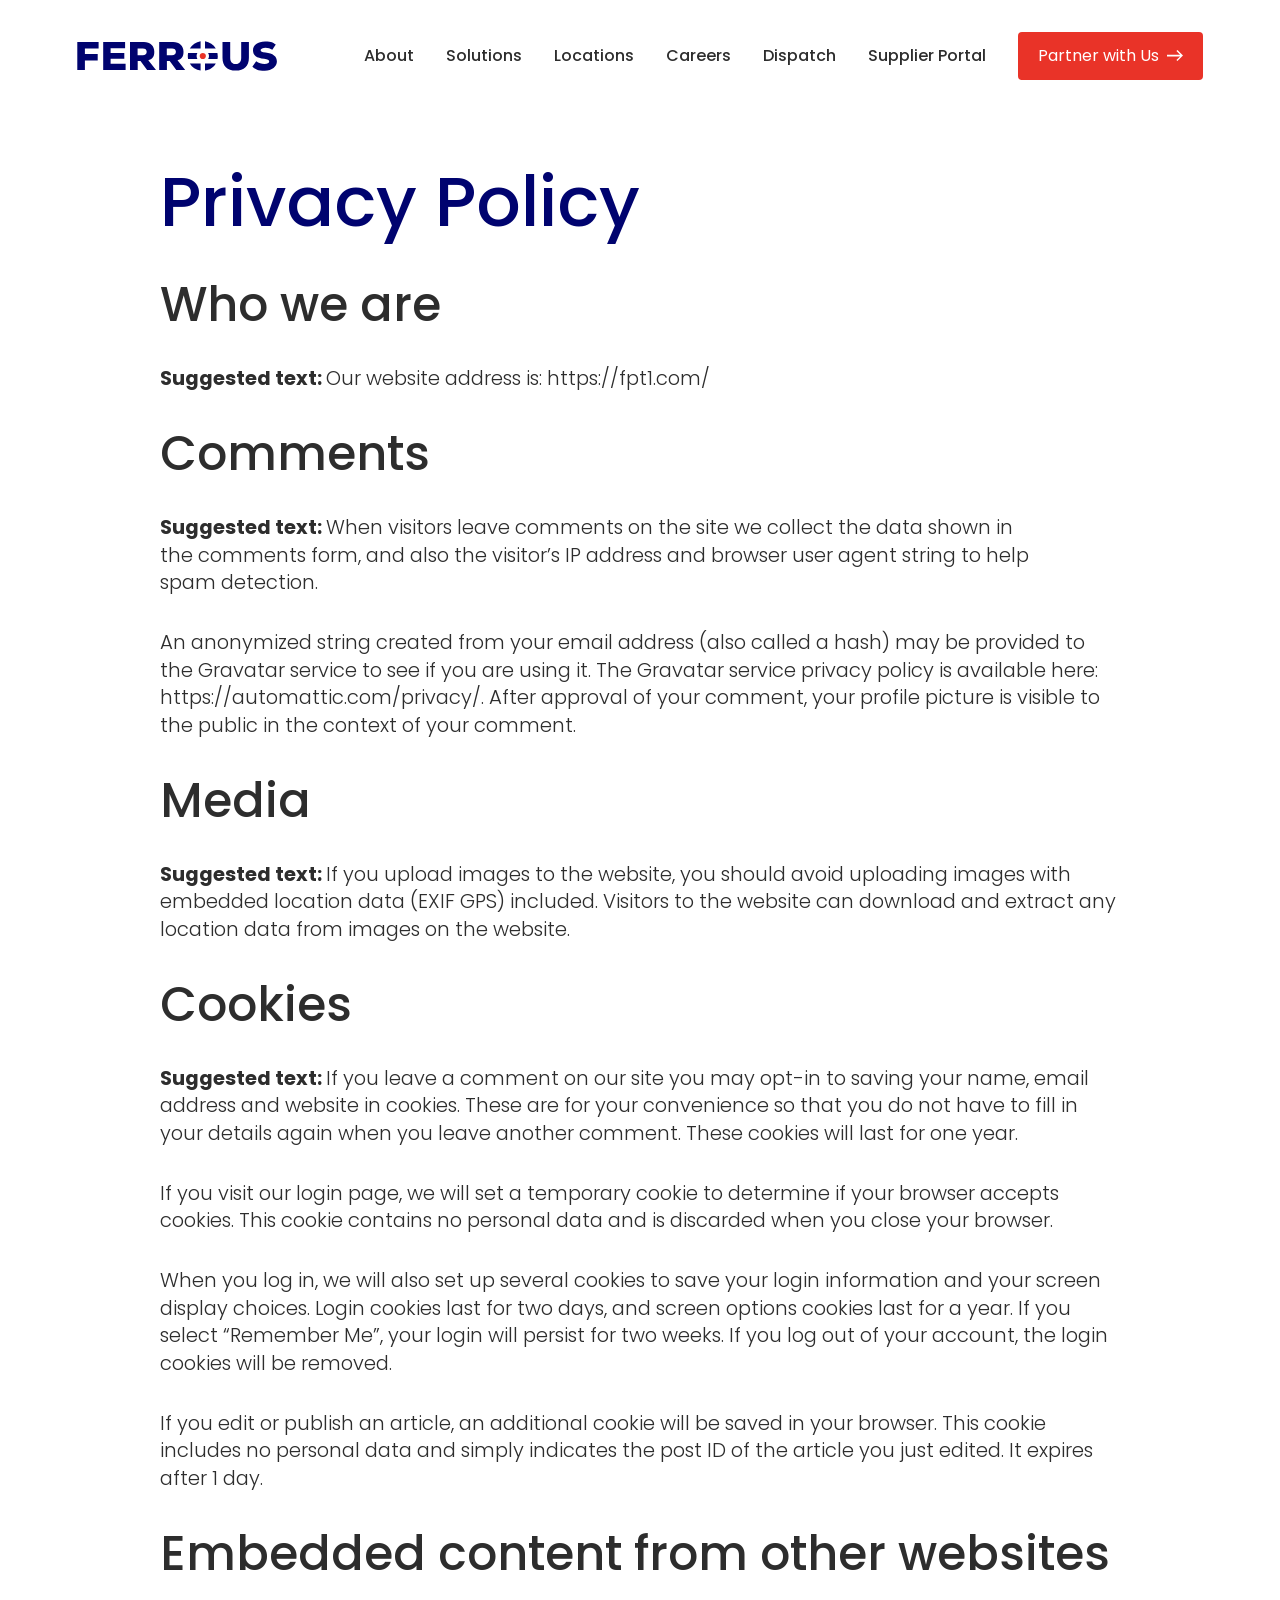
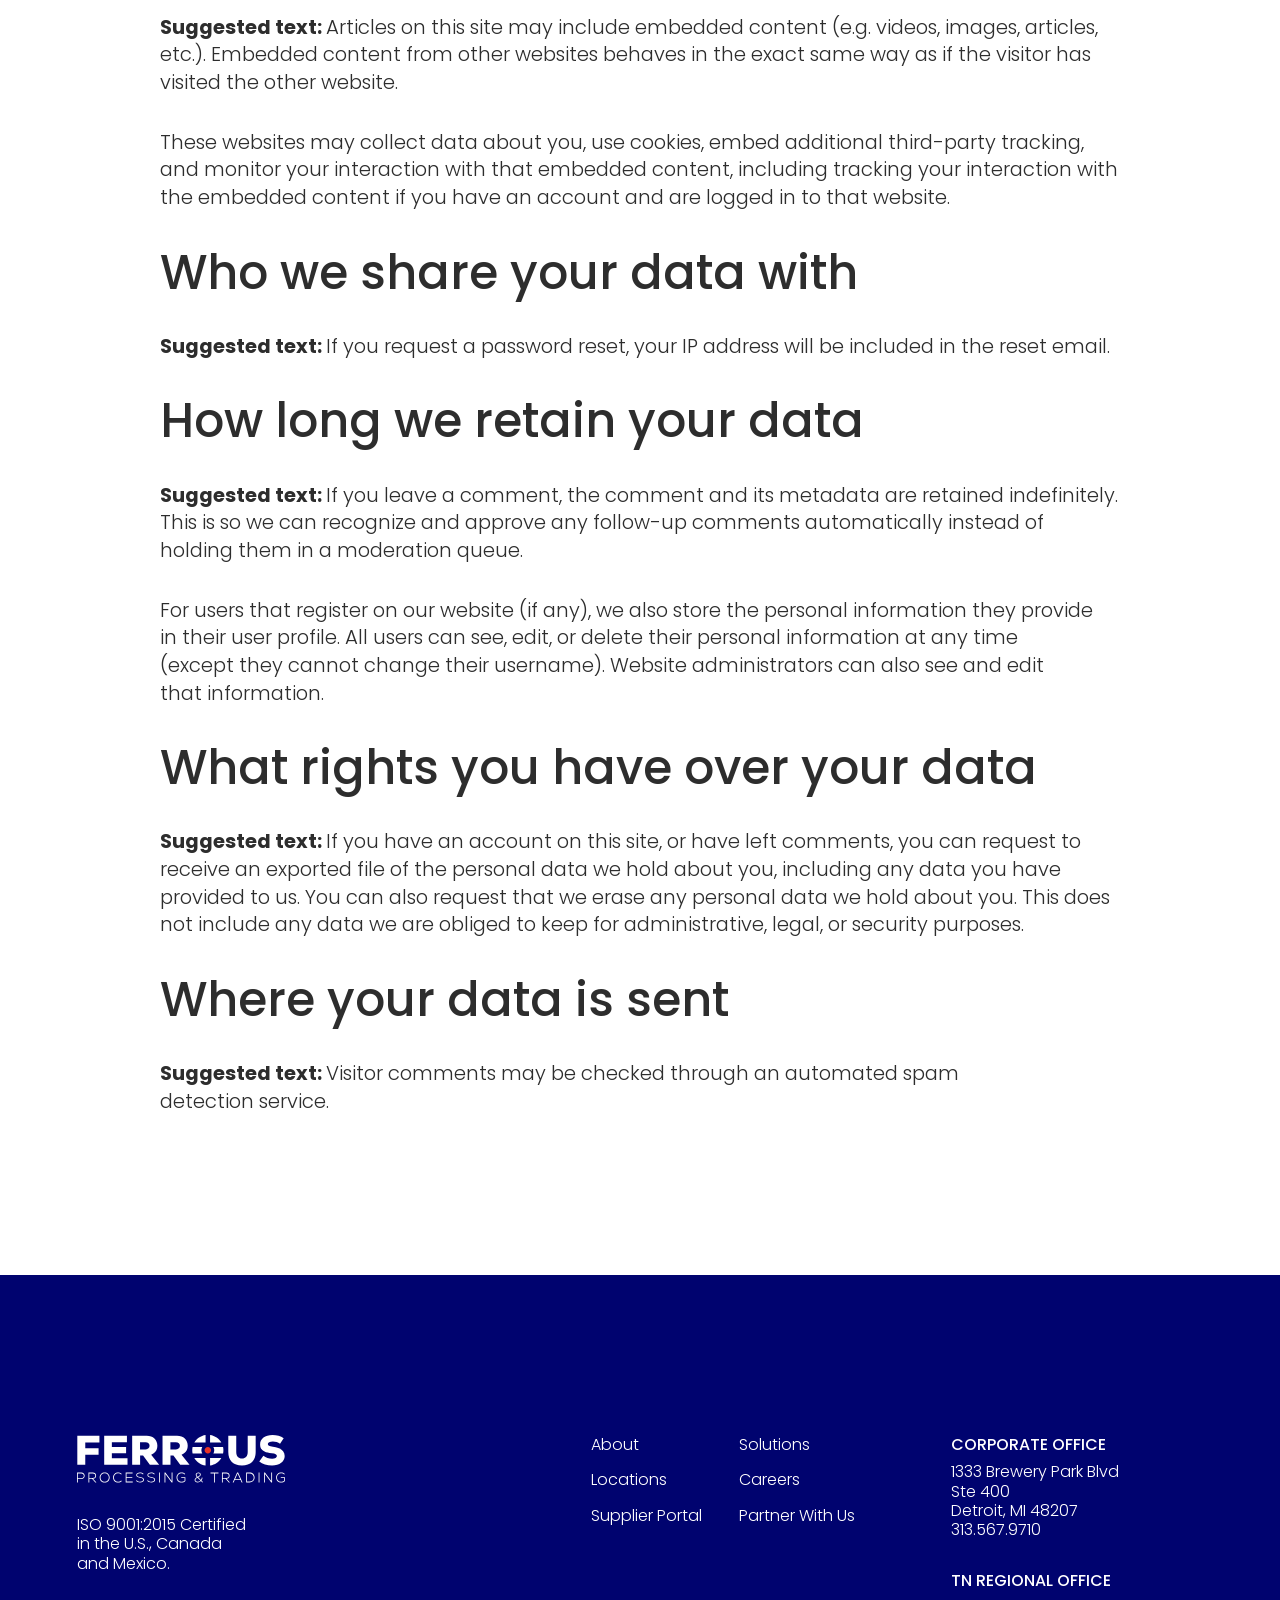
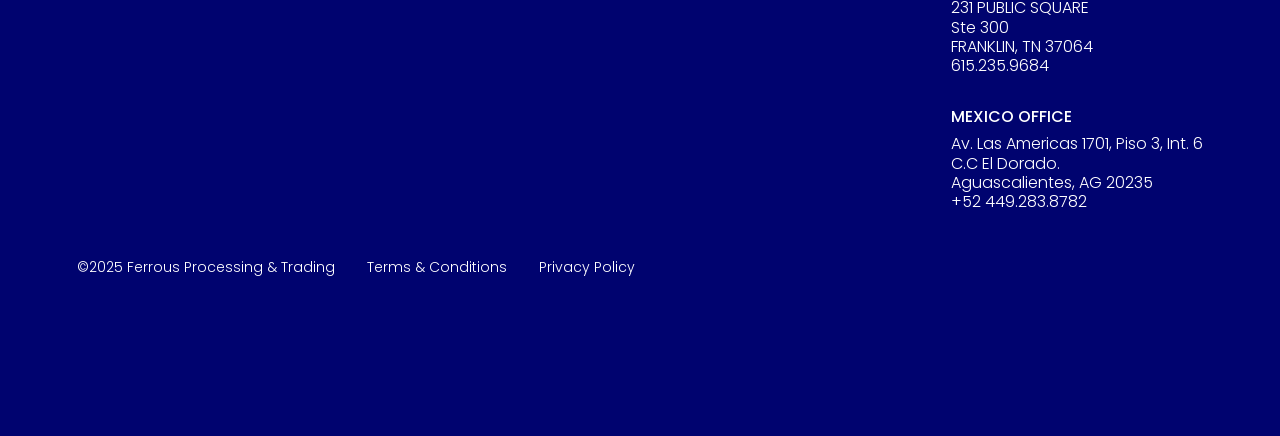
<file: privacy-policy/index.html>
<!DOCTYPE html>
<html lang="en-US">
<head>
	<meta charset="UTF-8">
	<meta name="viewport" content="width=device-width, initial-scale=1">
<meta name="robots" content="max-image-preview:large">
	<style>img:is([sizes="auto" i], [sizes^="auto," i]) { contain-intrinsic-size: 3000px 1500px }</style>
	<title>Privacy Policy &ndash; Ferrous Processing &amp; Trading</title>
<style id="boldblocks-svg-block-style-inline-css">
.wp-block-boldblocks-svg-block{display:flex}.wp-block-boldblocks-svg-block,.wp-block-boldblocks-svg-block *{box-sizing:border-box}.wp-block-boldblocks-svg-block :not(.use-as-button) svg{display:block;height:100%;width:100%}.wp-block-boldblocks-svg-block .is-invert svg{transform:scaleY(-1)}.wp-block-boldblocks-svg-block .is-flip svg{transform:scaleX(-1)}.wp-block-boldblocks-svg-block .is-flip.is-invert svg{transform:scale(-1)}.wp-block-boldblocks-svg-block[style*="--bb--margin-top--sm"]{margin-top:var(--bb--margin-top--sm)!important}@media(min-width:768px){.wp-block-boldblocks-svg-block[style*="--bb--margin-top--md"]{margin-top:var(--bb--margin-top--md)!important}}@media(min-width:1024px){.wp-block-boldblocks-svg-block[style*="--bb--margin-top--lg"]{margin-top:var(--bb--margin-top--lg)!important}}.wp-block-boldblocks-svg-block[style*="--bb--margin-right--sm"]{margin-right:var(--bb--margin-right--sm)!important}@media(min-width:768px){.wp-block-boldblocks-svg-block[style*="--bb--margin-right--md"]{margin-right:var(--bb--margin-right--md)!important}}@media(min-width:1024px){.wp-block-boldblocks-svg-block[style*="--bb--margin-right--lg"]{margin-right:var(--bb--margin-right--lg)!important}}.wp-block-boldblocks-svg-block[style*="--bb--margin-bottom--sm"]{margin-bottom:var(--bb--margin-bottom--sm)!important}@media(min-width:768px){.wp-block-boldblocks-svg-block[style*="--bb--margin-bottom--md"]{margin-bottom:var(--bb--margin-bottom--md)!important}}@media(min-width:1024px){.wp-block-boldblocks-svg-block[style*="--bb--margin-bottom--lg"]{margin-bottom:var(--bb--margin-bottom--lg)!important}}.wp-block-boldblocks-svg-block[style*="--bb--margin-left--sm"]{margin-left:var(--bb--margin-left--sm)!important}@media(min-width:768px){.wp-block-boldblocks-svg-block[style*="--bb--margin-left--md"]{margin-left:var(--bb--margin-left--md)!important}}@media(min-width:1024px){.wp-block-boldblocks-svg-block[style*="--bb--margin-left--lg"]{margin-left:var(--bb--margin-left--lg)!important}}.wp-block-boldblocks-svg-block[style*="--bb--justify-alignment--"]{display:flex}.wp-block-boldblocks-svg-block[style*="--bb--justify-alignment--sm"]{justify-content:var(--bb--justify-alignment--sm)}@media(min-width:768px){.wp-block-boldblocks-svg-block[style*="--bb--justify-alignment--md"]{justify-content:var(--bb--justify-alignment--md)}}@media(min-width:1024px){.wp-block-boldblocks-svg-block[style*="--bb--justify-alignment--lg"]{justify-content:var(--bb--justify-alignment--lg)}}.wp-block-boldblocks-svg-block[style*="--bb--zindex"]{position:relative;z-index:var(--bb--zindex)}.wp-block-boldblocks-svg-block>.wp-block-boldblocks-svg-block__inner{display:block;line-height:0}.wp-block-boldblocks-svg-block [style*="--bb--width--sm"]{width:var(--bb--width--sm)}@media(min-width:768px){.wp-block-boldblocks-svg-block [style*="--bb--width--md"]{width:var(--bb--width--md)}}@media(min-width:1024px){.wp-block-boldblocks-svg-block [style*="--bb--width--lg"]{width:var(--bb--width--lg)}}.wp-block-boldblocks-svg-block [style*="--bb--height--sm"]{height:var(--bb--height--sm)}@media(min-width:768px){.wp-block-boldblocks-svg-block [style*="--bb--height--md"]{height:var(--bb--height--md)}}@media(min-width:1024px){.wp-block-boldblocks-svg-block [style*="--bb--height--lg"]{height:var(--bb--height--lg)}}.wp-block-boldblocks-svg-block [style*="--bb--padding-top--sm"]{padding-top:var(--bb--padding-top--sm)}@media(min-width:768px){.wp-block-boldblocks-svg-block [style*="--bb--padding-top--md"]{padding-top:var(--bb--padding-top--md)}}@media(min-width:1024px){.wp-block-boldblocks-svg-block [style*="--bb--padding-top--lg"]{padding-top:var(--bb--padding-top--lg)}}.wp-block-boldblocks-svg-block [style*="--bb--padding-right--sm"]{padding-right:var(--bb--padding-right--sm)}@media(min-width:768px){.wp-block-boldblocks-svg-block [style*="--bb--padding-right--md"]{padding-right:var(--bb--padding-right--md)}}@media(min-width:1024px){.wp-block-boldblocks-svg-block [style*="--bb--padding-right--lg"]{padding-right:var(--bb--padding-right--lg)}}.wp-block-boldblocks-svg-block [style*="--bb--padding-bottom--sm"]{padding-bottom:var(--bb--padding-bottom--sm)}@media(min-width:768px){.wp-block-boldblocks-svg-block [style*="--bb--padding-bottom--md"]{padding-bottom:var(--bb--padding-bottom--md)}}@media(min-width:1024px){.wp-block-boldblocks-svg-block [style*="--bb--padding-bottom--lg"]{padding-bottom:var(--bb--padding-bottom--lg)}}.wp-block-boldblocks-svg-block [style*="--bb--padding-left--sm"]{padding-left:var(--bb--padding-left--sm)}@media(min-width:768px){.wp-block-boldblocks-svg-block [style*="--bb--padding-left--md"]{padding-left:var(--bb--padding-left--md)}}@media(min-width:1024px){.wp-block-boldblocks-svg-block [style*="--bb--padding-left--lg"]{padding-left:var(--bb--padding-left--lg)}}.wp-block-boldblocks-svg-block [style*="--bb--border--sm"]{border:var(--bb--border--sm)}@media(min-width:768px){.wp-block-boldblocks-svg-block [style*="--bb--border--md"]{border:var(--bb--border--md)}}@media(min-width:1024px){.wp-block-boldblocks-svg-block [style*="--bb--border--lg"]{border:var(--bb--border--lg)}}.wp-block-boldblocks-svg-block [style*="--bb--border-radius--sm"]{border-radius:var(--bb--border-radius--sm)}@media(min-width:768px){.wp-block-boldblocks-svg-block [style*="--bb--border-radius--md"]{border-radius:var(--bb--border-radius--md)}}@media(min-width:1024px){.wp-block-boldblocks-svg-block [style*="--bb--border-radius--lg"]{border-radius:var(--bb--border-radius--lg)}}.wp-block-boldblocks-svg-block .use-as-button{align-items:center;display:flex;justify-content:center;text-decoration:none}.wp-block-boldblocks-svg-block .use-as-button.icon-right svg{order:1}.wp-block-boldblocks-svg-block .use-as-button.is-edit .button-text{line-height:1}.wp-block-boldblocks-svg-block .use-as-button svg{height:auto!important}.wp-block-boldblocks-svg-block .use-as-button[style*="--bb--svg-width--sm"] svg{width:var(--bb--svg-width--sm)!important}@media(min-width:768px){.wp-block-boldblocks-svg-block .use-as-button[style*="--bb--svg-width--md"] svg{width:var(--bb--svg-width--md)!important}}@media(min-width:1024px){.wp-block-boldblocks-svg-block .use-as-button[style*="--bb--svg-width--lg"] svg{width:var(--bb--svg-width--lg)!important}}.wp-block-boldblocks-svg-block .use-as-button[style*="--bb--gap--sm"]{gap:var(--bb--gap--sm)}@media(min-width:768px){.wp-block-boldblocks-svg-block .use-as-button[style*="--bb--gap--md"]{gap:var(--bb--gap--md)}}@media(min-width:1024px){.wp-block-boldblocks-svg-block .use-as-button[style*="--bb--gap--lg"]{gap:var(--bb--gap--lg)}}.wp-block-boldblocks-svg-block .use-as-button[style*="--bb--text--color:"]{color:var(--bb--text--color)}.wp-block-boldblocks-svg-block [style*="--bb--fill--color:"] [fill],.wp-block-boldblocks-svg-block [style*="--bb--fill--color:"] [fill] *,.wp-block-boldblocks-svg-block [style*="--bb--fill--color:"] svg,.wp-block-boldblocks-svg-block [style*="--bb--fill--color:"] svg *{fill:var(--bb--fill--color)!important}.wp-block-boldblocks-svg-block [style*="--bb--stroke--color:"]{color:var(--bb--stroke--color)}.wp-block-boldblocks-svg-block [style*="--bb--stroke--color:"] [stroke],.wp-block-boldblocks-svg-block [style*="--bb--stroke--color:"] [stroke] *,.wp-block-boldblocks-svg-block [style*="--bb--stroke--color:"] svg,.wp-block-boldblocks-svg-block [style*="--bb--stroke--color:"] svg *{stroke:var(--bb--stroke--color)!important}.wp-block-boldblocks-svg-block [style*="--bb--background--color:"]{background:var(--bb--background--color)}

</style>
<style id="wp-block-group-inline-css">
.wp-block-group{box-sizing:border-box}:where(.wp-block-group.wp-block-group-is-layout-constrained){position:relative}
</style>
<style id="enable-linked-groups-block-styles-inline-css">
.wp-block-group.is-linked{position:relative}.wp-block-group.is-linked:not(.block-editor-block-list__block)>:nth-child(2){margin-block-start:0}.wp-block-group.is-linked a.wp-block-group__link{bottom:0;height:100%;left:0;position:absolute;text-decoration:none!important;width:100%;z-index:3}.wp-block-group.is-linked .wp-block-button,.wp-block-group.is-linked a{position:relative;z-index:4}

</style>
<style id="wp-block-navigation-link-inline-css">
.wp-block-navigation .wp-block-navigation-item__label{overflow-wrap:break-word}.wp-block-navigation .wp-block-navigation-item__description{display:none}.link-ui-tools{border-top:1px solid #f0f0f0;padding:8px}.link-ui-block-inserter{padding-top:8px}.link-ui-block-inserter__back{margin-left:8px;text-transform:uppercase}
</style>
<style id="wp-block-button-inline-css">
.wp-block-button__link{align-content:center;box-sizing:border-box;cursor:pointer;display:inline-block;height:100%;text-align:center;word-break:break-word}.wp-block-button__link.aligncenter{text-align:center}.wp-block-button__link.alignright{text-align:right}:where(.wp-block-button__link){border-radius:9999px;box-shadow:none;padding:calc(.667em + 2px) calc(1.333em + 2px);text-decoration:none}.wp-block-button[style*=text-decoration] .wp-block-button__link{text-decoration:inherit}.wp-block-buttons>.wp-block-button.has-custom-width{max-width:none}.wp-block-buttons>.wp-block-button.has-custom-width .wp-block-button__link{width:100%}.wp-block-buttons>.wp-block-button.has-custom-font-size .wp-block-button__link{font-size:inherit}.wp-block-buttons>.wp-block-button.wp-block-button__width-25{width:calc(25% - var(--wp--style--block-gap, .5em)*.75)}.wp-block-buttons>.wp-block-button.wp-block-button__width-50{width:calc(50% - var(--wp--style--block-gap, .5em)*.5)}.wp-block-buttons>.wp-block-button.wp-block-button__width-75{width:calc(75% - var(--wp--style--block-gap, .5em)*.25)}.wp-block-buttons>.wp-block-button.wp-block-button__width-100{flex-basis:100%;width:100%}.wp-block-buttons.is-vertical>.wp-block-button.wp-block-button__width-25{width:25%}.wp-block-buttons.is-vertical>.wp-block-button.wp-block-button__width-50{width:50%}.wp-block-buttons.is-vertical>.wp-block-button.wp-block-button__width-75{width:75%}.wp-block-button.is-style-squared,.wp-block-button__link.wp-block-button.is-style-squared{border-radius:0}.wp-block-button.no-border-radius,.wp-block-button__link.no-border-radius{border-radius:0!important}:root :where(.wp-block-button .wp-block-button__link.is-style-outline),:root :where(.wp-block-button.is-style-outline>.wp-block-button__link){border:2px solid;padding:.667em 1.333em}:root :where(.wp-block-button .wp-block-button__link.is-style-outline:not(.has-text-color)),:root :where(.wp-block-button.is-style-outline>.wp-block-button__link:not(.has-text-color)){color:currentColor}:root :where(.wp-block-button .wp-block-button__link.is-style-outline:not(.has-background)),:root :where(.wp-block-button.is-style-outline>.wp-block-button__link:not(.has-background)){background-color:initial;background-image:none}
</style>
<style id="enable-button-icons-block-styles-inline-css">
.wp-block-button[class*=has-icon__] .wp-block-button__link{align-items:center;display:flex;gap:.5em}.wp-block-button[class*=has-icon__] .wp-block-button__link span{line-height:0}.wp-block-button[class*=has-icon__] .wp-block-button__link svg{color:currentColor;fill:currentColor}.wp-block-button[class*=has-icon__] .wp-block-button__link.has-text-align-center{justify-content:center}.wp-block-button[class*=has-icon__] .wp-block-button__link.has-text-align-right{justify-content:flex-end}.wp-block-button[class*=has-icon__] .wp-block-button__link.has-text-align-left{justify-content:flex-start}.wp-block-button[class*=has-icon__].has-justified-space-between .wp-block-button__link{justify-content:space-between}.wp-block-button[class*=has-icon__].has-icon__arrow-left svg,.wp-block-button[class*=has-icon__].has-icon__arrow-right svg,.wp-block-button[class*=has-icon__].has-icon__cloud svg,.wp-block-button[class*=has-icon__].has-icon__cloud-upload svg{height:.7em;width:1em}.wp-block-button[class*=has-icon__].has-icon__chevron-left svg,.wp-block-button[class*=has-icon__].has-icon__chevron-right svg{height:.8em;width:.45em}.wp-block-button[class*=has-icon__].has-icon__chevron-left-small svg,.wp-block-button[class*=has-icon__].has-icon__chevron-right-small svg{height:.5em;width:.3em}.wp-block-button[class*=has-icon__].has-icon__comment-author-avatar svg,.wp-block-button[class*=has-icon__].has-icon__help svg,.wp-block-button[class*=has-icon__].has-icon__info svg{height:.9em;width:.9em}.wp-block-button[class*=has-icon__].has-icon__download svg{height:.8em;width:.75em}.wp-block-button[class*=has-icon__].has-icon__external svg{height:.7em;width:.7em}.wp-block-button[class*=has-icon__].has-icon__external-arrow svg{height:.6em;width:.6em}.wp-block-button[class*=has-icon__].has-icon__lock-outline svg{height:.9em;width:.64em}.wp-block-button[class*=has-icon__].has-icon__login svg{height:.8em;width:.8em}.wp-block-button[class*=has-icon__].has-icon__next svg,.wp-block-button[class*=has-icon__].has-icon__previous svg{height:.75em;width:.775em}.wp-block-button[class*=has-icon__].has-icon__shuffle svg,.wp-block-button[class*=has-icon__].has-icon__wordpress svg{height:.9em;width:.9em}

</style>
<style id="wp-block-buttons-inline-css">
.wp-block-buttons{box-sizing:border-box}.wp-block-buttons.is-vertical{flex-direction:column}.wp-block-buttons.is-vertical>.wp-block-button:last-child{margin-bottom:0}.wp-block-buttons>.wp-block-button{display:inline-block;margin:0}.wp-block-buttons.is-content-justification-left{justify-content:flex-start}.wp-block-buttons.is-content-justification-left.is-vertical{align-items:flex-start}.wp-block-buttons.is-content-justification-center{justify-content:center}.wp-block-buttons.is-content-justification-center.is-vertical{align-items:center}.wp-block-buttons.is-content-justification-right{justify-content:flex-end}.wp-block-buttons.is-content-justification-right.is-vertical{align-items:flex-end}.wp-block-buttons.is-content-justification-space-between{justify-content:space-between}.wp-block-buttons.aligncenter{text-align:center}.wp-block-buttons:not(.is-content-justification-space-between,.is-content-justification-right,.is-content-justification-left,.is-content-justification-center) .wp-block-button.aligncenter{margin-left:auto;margin-right:auto;width:100%}.wp-block-buttons[style*=text-decoration] .wp-block-button,.wp-block-buttons[style*=text-decoration] .wp-block-button__link{text-decoration:inherit}.wp-block-buttons.has-custom-font-size .wp-block-button__link{font-size:inherit}.wp-block-buttons .wp-block-button__link{width:100%}.wp-block-button.aligncenter{text-align:center}
</style>
<link rel="stylesheet" id="wp-block-navigation-css" href="/wp-content/plugins/gutenberg/build/block-library/blocks/navigation/style.css" media="all">
<style id="wp-block-heading-inline-css">
h1.has-background,h2.has-background,h3.has-background,h4.has-background,h5.has-background,h6.has-background{padding:1.25em 2.375em}h1.has-text-align-left[style*=writing-mode]:where([style*=vertical-lr]),h1.has-text-align-right[style*=writing-mode]:where([style*=vertical-rl]),h2.has-text-align-left[style*=writing-mode]:where([style*=vertical-lr]),h2.has-text-align-right[style*=writing-mode]:where([style*=vertical-rl]),h3.has-text-align-left[style*=writing-mode]:where([style*=vertical-lr]),h3.has-text-align-right[style*=writing-mode]:where([style*=vertical-rl]),h4.has-text-align-left[style*=writing-mode]:where([style*=vertical-lr]),h4.has-text-align-right[style*=writing-mode]:where([style*=vertical-rl]),h5.has-text-align-left[style*=writing-mode]:where([style*=vertical-lr]),h5.has-text-align-right[style*=writing-mode]:where([style*=vertical-rl]),h6.has-text-align-left[style*=writing-mode]:where([style*=vertical-lr]),h6.has-text-align-right[style*=writing-mode]:where([style*=vertical-rl]){rotate:180deg}
</style>
<style id="wp-block-paragraph-inline-css">
.is-small-text{font-size:.875em}.is-regular-text{font-size:1em}.is-large-text{font-size:2.25em}.is-larger-text{font-size:3em}.has-drop-cap:not(:focus):first-letter{float:left;font-size:8.4em;font-style:normal;font-weight:100;line-height:.68;margin:.05em .1em 0 0;text-transform:uppercase}body.rtl .has-drop-cap:not(:focus):first-letter{float:none;margin-left:.1em}p.has-drop-cap.has-background{overflow:hidden}:root :where(p.has-background){padding:1.25em 2.375em}:where(p.has-text-color:not(.has-link-color)) a{color:inherit}p.has-text-align-left[style*="writing-mode:vertical-lr"],p.has-text-align-right[style*="writing-mode:vertical-rl"]{rotate:180deg}
</style>
<style id="wp-block-post-content-inline-css">
.wp-block-post-content{display:flow-root}
</style>
<style id="wp-block-library-inline-css">
:root{--wp-block-synced-color:#7a00df;--wp-block-synced-color--rgb:122,0,223;--wp-bound-block-color:var(--wp-block-synced-color);--wp-admin-theme-color:#007cba;--wp-admin-theme-color--rgb:0,124,186;--wp-admin-theme-color-darker-10:#006ba1;--wp-admin-theme-color-darker-10--rgb:0,107,161;--wp-admin-theme-color-darker-20:#005a87;--wp-admin-theme-color-darker-20--rgb:0,90,135;--wp-admin-border-width-focus:2px}@media (min-resolution:192dpi){:root{--wp-admin-border-width-focus:1.5px}}.wp-element-button{cursor:pointer}:root{--wp--preset--font-size--normal:16px;--wp--preset--font-size--huge:42px}:root .has-very-light-gray-background-color{background-color:#eee}:root .has-very-dark-gray-background-color{background-color:#313131}:root .has-very-light-gray-color{color:#eee}:root .has-very-dark-gray-color{color:#313131}:root .has-vivid-green-cyan-to-vivid-cyan-blue-gradient-background{background:linear-gradient(135deg,#00d084,#0693e3)}:root .has-purple-crush-gradient-background{background:linear-gradient(135deg,#34e2e4,#4721fb 50%,#ab1dfe)}:root .has-hazy-dawn-gradient-background{background:linear-gradient(135deg,#faaca8,#dad0ec)}:root .has-subdued-olive-gradient-background{background:linear-gradient(135deg,#fafae1,#67a671)}:root .has-atomic-cream-gradient-background{background:linear-gradient(135deg,#fdd79a,#004a59)}:root .has-nightshade-gradient-background{background:linear-gradient(135deg,#330968,#31cdcf)}:root .has-midnight-gradient-background{background:linear-gradient(135deg,#020381,#2874fc)}.has-regular-font-size{font-size:1em}.has-larger-font-size{font-size:2.625em}.has-normal-font-size{font-size:var(--wp--preset--font-size--normal)}.has-huge-font-size{font-size:var(--wp--preset--font-size--huge)}.has-text-align-center{text-align:center}.has-text-align-left{text-align:left}.has-text-align-right{text-align:right}#end-resizable-editor-section{display:none}.aligncenter{clear:both}.items-justified-left{justify-content:flex-start}.items-justified-center{justify-content:center}.items-justified-right{justify-content:flex-end}.items-justified-space-between{justify-content:space-between}.screen-reader-text{word-wrap:normal!important;border:0;clip-path:inset(50%);height:1px;margin:-1px;overflow:hidden;padding:0;position:absolute;width:1px}.screen-reader-text:focus{background-color:#ddd;clip-path:none;color:#444;display:block;font-size:1em;height:auto;left:5px;line-height:normal;padding:15px 23px 14px;text-decoration:none;top:5px;width:auto;z-index:100000}html :where(.has-border-color){border-style:solid}html :where([style*=border-top-color]){border-top-style:solid}html :where([style*=border-right-color]){border-right-style:solid}html :where([style*=border-bottom-color]){border-bottom-style:solid}html :where([style*=border-left-color]){border-left-style:solid}html :where([style*=border-width]){border-style:solid}html :where([style*=border-top-width]){border-top-style:solid}html :where([style*=border-right-width]){border-right-style:solid}html :where([style*=border-bottom-width]){border-bottom-style:solid}html :where([style*=border-left-width]){border-left-style:solid}html :where(img[class*=wp-image-]){height:auto;max-width:100%}:where(figure){margin:0 0 1em}html :where(.is-position-sticky){--wp-admin--admin-bar--position-offset:var(--wp-admin--admin-bar--height,0px)}@media screen and (max-width:600px){html :where(.is-position-sticky){--wp-admin--admin-bar--position-offset:0px}}
</style>
<link rel="stylesheet" id="custom-text-format-css-css" href="/wp-content/plugins/custom-text-formats/css/custom-text-format.css" media="all">
<link rel="stylesheet" id="gctf-editor-css-css" href="/wp-content/uploads/gctf-style/editor-style.css" media="all">
<style id="wp-block-template-skip-link-inline-css">

		.skip-link.screen-reader-text {
			border: 0;
			clip-path: inset(50%);
			height: 1px;
			margin: -1px;
			overflow: hidden;
			padding: 0;
			position: absolute !important;
			width: 1px;
			word-wrap: normal !important;
		}

		.skip-link.screen-reader-text:focus {
			background-color: #eee;
			clip-path: none;
			color: #444;
			display: block;
			font-size: 1em;
			height: auto;
			left: 5px;
			line-height: normal;
			padding: 15px 23px 14px;
			text-decoration: none;
			top: 5px;
			width: auto;
			z-index: 100000;
		}
</style>
<style id="global-styles-inline-css">
:root{--wp--preset--aspect-ratio--square: 1;--wp--preset--aspect-ratio--4-3: 4/3;--wp--preset--aspect-ratio--3-4: 3/4;--wp--preset--aspect-ratio--3-2: 3/2;--wp--preset--aspect-ratio--2-3: 2/3;--wp--preset--aspect-ratio--16-9: 16/9;--wp--preset--aspect-ratio--9-16: 9/16;--wp--preset--color--black: #000000;--wp--preset--color--cyan-bluish-gray: #abb8c3;--wp--preset--color--white: #ffffff;--wp--preset--color--pale-pink: #f78da7;--wp--preset--color--vivid-red: #cf2e2e;--wp--preset--color--luminous-vivid-orange: #ff6900;--wp--preset--color--luminous-vivid-amber: #fcb900;--wp--preset--color--light-green-cyan: #7bdcb5;--wp--preset--color--vivid-green-cyan: #00d084;--wp--preset--color--pale-cyan-blue: #8ed1fc;--wp--preset--color--vivid-cyan-blue: #0693e3;--wp--preset--color--vivid-purple: #9b51e0;--wp--preset--color--base: #FFFFFF;--wp--preset--color--contrast: #2D2D2D;--wp--preset--color--ferrous-blue: #00036F;--wp--preset--color--ferrous-red: #E93328;--wp--preset--color--off-white: #FBFBFB;--wp--preset--gradient--vivid-cyan-blue-to-vivid-purple: linear-gradient(135deg,rgb(6,147,227) 0%,rgb(155,81,224) 100%);--wp--preset--gradient--light-green-cyan-to-vivid-green-cyan: linear-gradient(135deg,rgb(122,220,180) 0%,rgb(0,208,130) 100%);--wp--preset--gradient--luminous-vivid-amber-to-luminous-vivid-orange: linear-gradient(135deg,rgb(252,185,0) 0%,rgb(255,105,0) 100%);--wp--preset--gradient--luminous-vivid-orange-to-vivid-red: linear-gradient(135deg,rgb(255,105,0) 0%,rgb(207,46,46) 100%);--wp--preset--gradient--very-light-gray-to-cyan-bluish-gray: linear-gradient(135deg,rgb(238,238,238) 0%,rgb(169,184,195) 100%);--wp--preset--gradient--cool-to-warm-spectrum: linear-gradient(135deg,rgb(74,234,220) 0%,rgb(151,120,209) 20%,rgb(207,42,186) 40%,rgb(238,44,130) 60%,rgb(251,105,98) 80%,rgb(254,248,76) 100%);--wp--preset--gradient--blush-light-purple: linear-gradient(135deg,rgb(255,206,236) 0%,rgb(152,150,240) 100%);--wp--preset--gradient--blush-bordeaux: linear-gradient(135deg,rgb(254,205,165) 0%,rgb(254,45,45) 50%,rgb(107,0,62) 100%);--wp--preset--gradient--luminous-dusk: linear-gradient(135deg,rgb(255,203,112) 0%,rgb(199,81,192) 50%,rgb(65,88,208) 100%);--wp--preset--gradient--pale-ocean: linear-gradient(135deg,rgb(255,245,203) 0%,rgb(182,227,212) 50%,rgb(51,167,181) 100%);--wp--preset--gradient--electric-grass: linear-gradient(135deg,rgb(202,248,128) 0%,rgb(113,206,126) 100%);--wp--preset--gradient--midnight: linear-gradient(135deg,rgb(2,3,129) 0%,rgb(40,116,252) 100%);--wp--preset--font-size--small: 1rem;--wp--preset--font-size--medium: clamp(1rem, 1rem + ((1vw - 0.2rem) * 0.392), 1.25rem);--wp--preset--font-size--large: clamp(1.25rem, 1.25rem + ((1vw - 0.2rem) * 0.392), 1.5rem);--wp--preset--font-size--x-large: clamp(1.75rem, 1.75rem + ((1vw - 0.2rem) * 0.392), 2rem);--wp--preset--font-size--tiny: 0.625rem;--wp--preset--font-size--x-small: 0.875rem;--wp--preset--font-size--xx-large: clamp(2.5rem, 2.5rem + ((1vw - 0.2rem) * 0.784), 3rem);--wp--preset--font-size--xxx-large: clamp(2.5rem, 2.5rem + ((1vw - 0.2rem) * 3.137), 4.5rem);--wp--preset--font-size--big-marquee: clamp(5rem, 5rem + ((1vw - 0.2rem) * 14.118), 14rem);--wp--preset--font-family--poppins: "Poppins", sans-serif;--wp--preset--spacing--20: 0.625rem;--wp--preset--spacing--30: 1rem;--wp--preset--spacing--40: 2rem;--wp--preset--spacing--50: 3rem;--wp--preset--spacing--60: 6rem;--wp--preset--spacing--70: 8rem;--wp--preset--spacing--80: 10rem;--wp--preset--shadow--natural: 6px 6px 9px rgba(0, 0, 0, 0.2);--wp--preset--shadow--deep: 12px 12px 50px rgba(0, 0, 0, 0.4);--wp--preset--shadow--sharp: 6px 6px 0px rgba(0, 0, 0, 0.2);--wp--preset--shadow--outlined: 6px 6px 0px -3px rgb(255, 255, 255), 6px 6px rgb(0, 0, 0);--wp--preset--shadow--crisp: 6px 6px 0px rgb(0, 0, 0);}:root { --wp--style--global--content-size: 960px;--wp--style--global--wide-size: 1340px; }:where(body) { margin: 0; }.wp-site-blocks { padding-top: var(--wp--style--root--padding-top); padding-bottom: var(--wp--style--root--padding-bottom); }.has-global-padding { padding-right: var(--wp--style--root--padding-right); padding-left: var(--wp--style--root--padding-left); }.has-global-padding > .alignfull { margin-right: calc(var(--wp--style--root--padding-right) * -1); margin-left: calc(var(--wp--style--root--padding-left) * -1); }.has-global-padding :where(:not(.alignfull.is-layout-flow) > .has-global-padding:not(.wp-block-block, .alignfull)) { padding-right: 0; padding-left: 0; }.has-global-padding :where(:not(.alignfull.is-layout-flow) > .has-global-padding:not(.wp-block-block, .alignfull)) > .alignfull { margin-left: 0; margin-right: 0; }.wp-site-blocks > .alignleft { float: left; margin-right: 2em; }.wp-site-blocks > .alignright { float: right; margin-left: 2em; }.wp-site-blocks > .aligncenter { justify-content: center; margin-left: auto; margin-right: auto; }:where(.wp-site-blocks) > * { margin-block-start: 2rem; margin-block-end: 0; }:where(.wp-site-blocks) > :first-child { margin-block-start: 0; }:where(.wp-site-blocks) > :last-child { margin-block-end: 0; }:root { --wp--style--block-gap: 2rem; }:root :where(.is-layout-flow) > :first-child{margin-block-start: 0;}:root :where(.is-layout-flow) > :last-child{margin-block-end: 0;}:root :where(.is-layout-flow) > *{margin-block-start: 2rem;margin-block-end: 0;}:root :where(.is-layout-constrained) > :first-child{margin-block-start: 0;}:root :where(.is-layout-constrained) > :last-child{margin-block-end: 0;}:root :where(.is-layout-constrained) > *{margin-block-start: 2rem;margin-block-end: 0;}:root :where(.is-layout-flex){gap: 2rem;}:root :where(.is-layout-grid){gap: 2rem;}.is-layout-flow > .alignleft{float: left;margin-inline-start: 0;margin-inline-end: 2em;}.is-layout-flow > .alignright{float: right;margin-inline-start: 2em;margin-inline-end: 0;}.is-layout-flow > .aligncenter{margin-left: auto !important;margin-right: auto !important;}.is-layout-constrained > .alignleft{float: left;margin-inline-start: 0;margin-inline-end: 2em;}.is-layout-constrained > .alignright{float: right;margin-inline-start: 2em;margin-inline-end: 0;}.is-layout-constrained > .aligncenter{margin-left: auto !important;margin-right: auto !important;}.is-layout-constrained > :where(:not(.alignleft):not(.alignright):not(.alignfull)){max-width: var(--wp--style--global--content-size);margin-left: auto !important;margin-right: auto !important;}.is-layout-constrained > .alignwide{max-width: var(--wp--style--global--wide-size);}body .is-layout-flex{display: flex;}.is-layout-flex{flex-wrap: wrap;align-items: center;}.is-layout-flex > :is(*, div){margin: 0;}body .is-layout-grid{display: grid;}.is-layout-grid > :is(*, div){margin: 0;}body{background-color: var(--wp--preset--color--base);color: var(--wp--preset--color--contrast);font-family: var(--wp--preset--font-family--poppins);font-size: var(--wp--preset--font-size--medium);font-style: normal;font-weight: 300;letter-spacing: 0px;line-height: 1.4;--wp--style--root--padding-top: 0px;--wp--style--root--padding-right: 6vw;--wp--style--root--padding-bottom: 0px;--wp--style--root--padding-left: 6vw;}a:where(:not(.wp-element-button)){color: currentColor;text-decoration: underline;}:root :where(a:where(:not(.wp-element-button)):hover){text-decoration: none;}h1, h2, h3, h4, h5, h6{font-style: normal;font-weight: 500;line-height: 1.2;}h1{font-size: var(--wp--preset--font-size--xxx-large);font-style: normal;font-weight: 500;line-height: 1.2;}h2{font-size: var(--wp--preset--font-size--xx-large);font-style: normal;font-weight: 500;line-height: 1.2;}h3{font-size: var(--wp--preset--font-size--x-large);font-style: normal;font-weight: 500;line-height: 1.2;}h4{font-size: var(--wp--preset--font-size--large);font-style: normal;font-weight: 500;line-height: 1.2;}h5{font-size: var(--wp--preset--font-size--medium);font-style: normal;font-weight: 500;line-height: 1.2;}h6{font-size: var(--wp--preset--font-size--small);font-style: normal;font-weight: 500;line-height: 1.2;text-transform: uppercase;}:root :where(.wp-element-button, .wp-block-button__link){background-color: var(--wp--preset--color--ferrous-red);border-radius: 0.25rem;border-width: 0;color: var(--wp--preset--color--white);font-family: inherit;font-size: var(--wp--preset--font-size--small);font-weight: 400;line-height: 1.5rem;padding-top: 0.75rem;padding-right: 1.25rem;padding-bottom: 0.75rem;padding-left: 1.25rem;text-decoration: none;}:root :where(.wp-element-button:hover, .wp-block-button__link:hover){background-color: color-mix(in srgb, var(--wp--preset--color--ferrous-red) 90%, black);border-color: transparent;color: var(--wp--preset--color--white);}:root :where(.wp-element-button:focus, .wp-block-button__link:focus){outline-color: var(--wp--preset--color--ferrous-red);outline-offset: 2px;}:root :where(.wp-element-caption, .wp-block-audio figcaption, .wp-block-embed figcaption, .wp-block-gallery figcaption, .wp-block-image figcaption, .wp-block-table figcaption, .wp-block-video figcaption){font-size: var(--wp--preset--font-size--small);line-height: 1.4;}.has-black-color{color: var(--wp--preset--color--black) !important;}.has-cyan-bluish-gray-color{color: var(--wp--preset--color--cyan-bluish-gray) !important;}.has-white-color{color: var(--wp--preset--color--white) !important;}.has-pale-pink-color{color: var(--wp--preset--color--pale-pink) !important;}.has-vivid-red-color{color: var(--wp--preset--color--vivid-red) !important;}.has-luminous-vivid-orange-color{color: var(--wp--preset--color--luminous-vivid-orange) !important;}.has-luminous-vivid-amber-color{color: var(--wp--preset--color--luminous-vivid-amber) !important;}.has-light-green-cyan-color{color: var(--wp--preset--color--light-green-cyan) !important;}.has-vivid-green-cyan-color{color: var(--wp--preset--color--vivid-green-cyan) !important;}.has-pale-cyan-blue-color{color: var(--wp--preset--color--pale-cyan-blue) !important;}.has-vivid-cyan-blue-color{color: var(--wp--preset--color--vivid-cyan-blue) !important;}.has-vivid-purple-color{color: var(--wp--preset--color--vivid-purple) !important;}.has-base-color{color: var(--wp--preset--color--base) !important;}.has-contrast-color{color: var(--wp--preset--color--contrast) !important;}.has-ferrous-blue-color{color: var(--wp--preset--color--ferrous-blue) !important;}.has-ferrous-red-color{color: var(--wp--preset--color--ferrous-red) !important;}.has-off-white-color{color: var(--wp--preset--color--off-white) !important;}.has-black-background-color{background-color: var(--wp--preset--color--black) !important;}.has-cyan-bluish-gray-background-color{background-color: var(--wp--preset--color--cyan-bluish-gray) !important;}.has-white-background-color{background-color: var(--wp--preset--color--white) !important;}.has-pale-pink-background-color{background-color: var(--wp--preset--color--pale-pink) !important;}.has-vivid-red-background-color{background-color: var(--wp--preset--color--vivid-red) !important;}.has-luminous-vivid-orange-background-color{background-color: var(--wp--preset--color--luminous-vivid-orange) !important;}.has-luminous-vivid-amber-background-color{background-color: var(--wp--preset--color--luminous-vivid-amber) !important;}.has-light-green-cyan-background-color{background-color: var(--wp--preset--color--light-green-cyan) !important;}.has-vivid-green-cyan-background-color{background-color: var(--wp--preset--color--vivid-green-cyan) !important;}.has-pale-cyan-blue-background-color{background-color: var(--wp--preset--color--pale-cyan-blue) !important;}.has-vivid-cyan-blue-background-color{background-color: var(--wp--preset--color--vivid-cyan-blue) !important;}.has-vivid-purple-background-color{background-color: var(--wp--preset--color--vivid-purple) !important;}.has-base-background-color{background-color: var(--wp--preset--color--base) !important;}.has-contrast-background-color{background-color: var(--wp--preset--color--contrast) !important;}.has-ferrous-blue-background-color{background-color: var(--wp--preset--color--ferrous-blue) !important;}.has-ferrous-red-background-color{background-color: var(--wp--preset--color--ferrous-red) !important;}.has-off-white-background-color{background-color: var(--wp--preset--color--off-white) !important;}.has-black-border-color{border-color: var(--wp--preset--color--black) !important;}.has-cyan-bluish-gray-border-color{border-color: var(--wp--preset--color--cyan-bluish-gray) !important;}.has-white-border-color{border-color: var(--wp--preset--color--white) !important;}.has-pale-pink-border-color{border-color: var(--wp--preset--color--pale-pink) !important;}.has-vivid-red-border-color{border-color: var(--wp--preset--color--vivid-red) !important;}.has-luminous-vivid-orange-border-color{border-color: var(--wp--preset--color--luminous-vivid-orange) !important;}.has-luminous-vivid-amber-border-color{border-color: var(--wp--preset--color--luminous-vivid-amber) !important;}.has-light-green-cyan-border-color{border-color: var(--wp--preset--color--light-green-cyan) !important;}.has-vivid-green-cyan-border-color{border-color: var(--wp--preset--color--vivid-green-cyan) !important;}.has-pale-cyan-blue-border-color{border-color: var(--wp--preset--color--pale-cyan-blue) !important;}.has-vivid-cyan-blue-border-color{border-color: var(--wp--preset--color--vivid-cyan-blue) !important;}.has-vivid-purple-border-color{border-color: var(--wp--preset--color--vivid-purple) !important;}.has-base-border-color{border-color: var(--wp--preset--color--base) !important;}.has-contrast-border-color{border-color: var(--wp--preset--color--contrast) !important;}.has-ferrous-blue-border-color{border-color: var(--wp--preset--color--ferrous-blue) !important;}.has-ferrous-red-border-color{border-color: var(--wp--preset--color--ferrous-red) !important;}.has-off-white-border-color{border-color: var(--wp--preset--color--off-white) !important;}.has-vivid-cyan-blue-to-vivid-purple-gradient-background{background: var(--wp--preset--gradient--vivid-cyan-blue-to-vivid-purple) !important;}.has-light-green-cyan-to-vivid-green-cyan-gradient-background{background: var(--wp--preset--gradient--light-green-cyan-to-vivid-green-cyan) !important;}.has-luminous-vivid-amber-to-luminous-vivid-orange-gradient-background{background: var(--wp--preset--gradient--luminous-vivid-amber-to-luminous-vivid-orange) !important;}.has-luminous-vivid-orange-to-vivid-red-gradient-background{background: var(--wp--preset--gradient--luminous-vivid-orange-to-vivid-red) !important;}.has-very-light-gray-to-cyan-bluish-gray-gradient-background{background: var(--wp--preset--gradient--very-light-gray-to-cyan-bluish-gray) !important;}.has-cool-to-warm-spectrum-gradient-background{background: var(--wp--preset--gradient--cool-to-warm-spectrum) !important;}.has-blush-light-purple-gradient-background{background: var(--wp--preset--gradient--blush-light-purple) !important;}.has-blush-bordeaux-gradient-background{background: var(--wp--preset--gradient--blush-bordeaux) !important;}.has-luminous-dusk-gradient-background{background: var(--wp--preset--gradient--luminous-dusk) !important;}.has-pale-ocean-gradient-background{background: var(--wp--preset--gradient--pale-ocean) !important;}.has-electric-grass-gradient-background{background: var(--wp--preset--gradient--electric-grass) !important;}.has-midnight-gradient-background{background: var(--wp--preset--gradient--midnight) !important;}.has-small-font-size{font-size: var(--wp--preset--font-size--small) !important;}.has-medium-font-size{font-size: var(--wp--preset--font-size--medium) !important;}.has-large-font-size{font-size: var(--wp--preset--font-size--large) !important;}.has-x-large-font-size{font-size: var(--wp--preset--font-size--x-large) !important;}.has-tiny-font-size{font-size: var(--wp--preset--font-size--tiny) !important;}.has-x-small-font-size{font-size: var(--wp--preset--font-size--x-small) !important;}.has-xx-large-font-size{font-size: var(--wp--preset--font-size--xx-large) !important;}.has-xxx-large-font-size{font-size: var(--wp--preset--font-size--xxx-large) !important;}.has-big-marquee-font-size{font-size: var(--wp--preset--font-size--big-marquee) !important;}.has-poppins-font-family{font-family: var(--wp--preset--font-family--poppins) !important;}
:root :where(.wp-block-buttons-is-layout-flow) > :first-child{margin-block-start: 0;}:root :where(.wp-block-buttons-is-layout-flow) > :last-child{margin-block-end: 0;}:root :where(.wp-block-buttons-is-layout-flow) > *{margin-block-start: 1rem;margin-block-end: 0;}:root :where(.wp-block-buttons-is-layout-constrained) > :first-child{margin-block-start: 0;}:root :where(.wp-block-buttons-is-layout-constrained) > :last-child{margin-block-end: 0;}:root :where(.wp-block-buttons-is-layout-constrained) > *{margin-block-start: 1rem;margin-block-end: 0;}:root :where(.wp-block-buttons-is-layout-flex){gap: 1rem;}:root :where(.wp-block-buttons-is-layout-grid){gap: 1rem;}
:root :where(.wp-block-navigation){font-size: var(--wp--preset--font-size--small);font-weight: 500;}
:root :where(.wp-block-navigation a:where(:not(.wp-element-button))){text-decoration: none;}
:root :where(.wp-block-navigation a:where(:not(.wp-element-button)):hover){text-decoration: underline;}
</style>
<style id="core-block-supports-inline-css">
.wp-container-core-navigation-is-layout-24a44033{justify-content:flex-start;}.wp-container-core-group-is-layout-fc9f69e7{flex-wrap:nowrap;justify-content:flex-start;}.wp-container-core-group-is-layout-9366075c{justify-content:space-between;}.wp-elements-476e15c10dd2ecbf60e0b8b7d7361c11 a:where(:not(.wp-element-button)){color:var(--wp--preset--color--ferrous-blue);}.wp-container-core-group-is-layout-bcbbe72b > :where(:not(.alignleft):not(.alignright):not(.alignfull)){max-width:13rem;margin-left:0 !important;margin-right:auto !important;}.wp-container-core-group-is-layout-bcbbe72b > .alignwide{max-width:13rem;}.wp-container-core-group-is-layout-bcbbe72b .alignfull{max-width:none;}.wp-container-content-b4c5012d{grid-column:span 1;grid-row:span 1;}.wp-container-core-group-is-layout-29271053{grid-template-columns:repeat(2, minmax(0, 1fr));}.wp-container-core-group-is-layout-12dd3699 > :where(:not(.alignleft):not(.alignright):not(.alignfull)){margin-left:0 !important;}.wp-container-core-group-is-layout-fe9cc265{flex-direction:column;align-items:flex-start;}.wp-container-core-group-is-layout-d0921e6e{align-items:flex-start;}.wp-container-core-group-is-layout-e5edad21{justify-content:space-between;align-items:flex-start;}
</style>
<link rel="stylesheet" id="fpt-style-css" href="/wp-content/themes/ferrous/style.css" media="all">
<script src="/wp-content/plugins/gutenberg/build/hooks/index.min.js" id="wp-hooks-js"></script>
<script src="/wp-content/plugins/gutenberg/build/i18n/index.min.js" id="wp-i18n-js"></script>
<script id="wp-i18n-js-after">
wp.i18n.setLocaleData( { 'text direction\u0004ltr': [ 'ltr' ] } );
</script>
<script src="/wp-includes/js/dist/vendor/wp-polyfill.min.js" id="wp-polyfill-js"></script>
<script src="/wp-content/plugins/gutenberg/build/vendors/react.min.js" id="react-js"></script>
<script src="/wp-content/plugins/gutenberg/build/vendors/react-jsx-runtime.min.js" id="react-jsx-runtime-js"></script>
<script src="/wp-content/plugins/gutenberg/build/vendors/react-dom.min.js" id="react-dom-js"></script>
<script src="/wp-includes/js/jquery/jquery.min.js" id="jquery-core-js"></script>
<script src="/wp-includes/js/jquery/jquery-migrate.min.js" id="jquery-migrate-js"></script>
<script id="asenha-public-js-extra">
var phpVars = {"externalPermalinksEnabled":"1"};
</script>
<script src="/wp-content/plugins/admin-site-enhancements/assets/js/external-permalinks.js" id="asenha-public-js"></script>
<link rel="https://api.w.org/" href="/wp-json/"><link rel="alternate" title="JSON" type="application/json" href="/wp-json/wp/v2/pages/3"><link rel="EditURI" type="application/rsd+xml" title="RSD" href="/xmlrpc.php?rsd">

<link rel="canonical" href="/privacy-policy/">
<link rel="shortlink" href="/?p=3">
<link rel="alternate" title="oEmbed (JSON)" type="application/json+oembed" href="/wp-json/oembed/1.0/embed?url=https%3A%2F%2F%2Fprivacy-policy%2F">
<link rel="alternate" title="oEmbed (XML)" type="text/xml+oembed" href="/wp-json/oembed/1.0/embed?url=https%3A%2F%2F%2Fprivacy-policy%2F&amp;format=xml">


<script type="importmap" id="wp-importmap">
{"imports":{"@wordpress\/interactivity":"\/wp-content\/plugins\/gutenberg\/build-module\/interactivity\/index.min.js"}}
</script>
<script type="module" src="/wp-content/plugins/gutenberg/build-module/block-library/navigation/view.min.js" id="@wordpress/block-library/navigation/view-js-module"></script>
<link rel="modulepreload" href="/wp-content/plugins/gutenberg/build-module/interactivity/index.min.js" id="@wordpress/interactivity-js-modulepreload"><style class="wp-fonts-local">
@font-face{font-family:Poppins;font-style:normal;font-weight:100;font-display:fallback;src:url('/wp-content/themes/ferrous/assets/fonts/poppins/Poppins-100.woff2') format('woff2');}
@font-face{font-family:Poppins;font-style:normal;font-weight:200;font-display:fallback;src:url('/wp-content/themes/ferrous/assets/fonts/poppins/Poppins-200.woff2') format('woff2');}
@font-face{font-family:Poppins;font-style:normal;font-weight:300;font-display:fallback;src:url('/wp-content/themes/ferrous/assets/fonts/poppins/Poppins-300.woff2') format('woff2');}
@font-face{font-family:Poppins;font-style:normal;font-weight:400;font-display:fallback;src:url('/wp-content/themes/ferrous/assets/fonts/poppins/Poppins-400.woff2') format('woff2');}
@font-face{font-family:Poppins;font-style:normal;font-weight:500;font-display:fallback;src:url('/wp-content/themes/ferrous/assets/fonts/poppins/Poppins-500.woff2') format('woff2');}
@font-face{font-family:Poppins;font-style:normal;font-weight:600;font-display:fallback;src:url('/wp-content/themes/ferrous/assets/fonts/poppins/Poppins-600.woff2') format('woff2');}
@font-face{font-family:Poppins;font-style:normal;font-weight:700;font-display:fallback;src:url('/wp-content/themes/ferrous/assets/fonts/poppins/Poppins-700.woff2') format('woff2');}
@font-face{font-family:Poppins;font-style:normal;font-weight:800;font-display:fallback;src:url('/wp-content/themes/ferrous/assets/fonts/poppins/Poppins-800.woff2') format('woff2');}
@font-face{font-family:Poppins;font-style:normal;font-weight:900;font-display:fallback;src:url('/wp-content/themes/ferrous/assets/fonts/poppins/Poppins-900.woff2') format('woff2');}
@font-face{font-family:Poppins;font-style:italic;font-weight:100;font-display:fallback;src:url('/wp-content/themes/ferrous/assets/fonts/poppins/PoppinsItalic-100.woff2') format('woff2');}
@font-face{font-family:Poppins;font-style:italic;font-weight:200;font-display:fallback;src:url('/wp-content/themes/ferrous/assets/fonts/poppins/PoppinsItalic-200.woff2') format('woff2');}
@font-face{font-family:Poppins;font-style:italic;font-weight:300;font-display:fallback;src:url('/wp-content/themes/ferrous/assets/fonts/poppins/PoppinsItalic-300.woff2') format('woff2');}
@font-face{font-family:Poppins;font-style:italic;font-weight:400;font-display:fallback;src:url('/wp-content/themes/ferrous/assets/fonts/poppins/PoppinsItalic-400.woff2') format('woff2');}
@font-face{font-family:Poppins;font-style:italic;font-weight:500;font-display:fallback;src:url('/wp-content/themes/ferrous/assets/fonts/poppins/PoppinsItalic-500.woff2') format('woff2');}
@font-face{font-family:Poppins;font-style:italic;font-weight:600;font-display:fallback;src:url('/wp-content/themes/ferrous/assets/fonts/poppins/PoppinsItalic-600.woff2') format('woff2');}
@font-face{font-family:Poppins;font-style:italic;font-weight:700;font-display:fallback;src:url('/wp-content/themes/ferrous/assets/fonts/poppins/PoppinsItalic-700.woff2') format('woff2');}
@font-face{font-family:Poppins;font-style:italic;font-weight:800;font-display:fallback;src:url('/wp-content/themes/ferrous/assets/fonts/poppins/PoppinsItalic-800.woff2') format('woff2');}
@font-face{font-family:Poppins;font-style:italic;font-weight:900;font-display:fallback;src:url('/wp-content/themes/ferrous/assets/fonts/poppins/PoppinsItalic-900.woff2') format('woff2');}
</style>
<link rel="icon" href="/wp-content/uploads/2025/07/favicon.svg" sizes="32x32">
<link rel="icon" href="/wp-content/uploads/2025/07/favicon.svg" sizes="192x192">
<link rel="apple-touch-icon" href="/wp-content/uploads/2025/07/favicon.svg">
<meta name="msapplication-TileImage" content="/wp-content/uploads/2025/07/favicon.svg">
</head>

<body class="privacy-policy wp-singular page-template-default page page-id-3 wp-custom-logo wp-embed-responsive wp-theme-ferrous">

<div class="wp-site-blocks"><header class="site-header wp-block-template-part">
<div class="wp-block-group alignfull outer has-global-padding is-layout-constrained wp-block-group-is-layout-constrained">
<div class="wp-block-group alignwide inner is-content-justification-space-between is-layout-flex wp-container-core-group-is-layout-9366075c wp-block-group-is-layout-flex"><div class="wp-block-group id-container is-layout-flow wp-block-group-is-layout-flow is-linked"><a class="wp-block-group__link" href="/" target="_self" rel="follow" aria-hidden="true" tabindex="-1">&nbsp;</a>
<div class="wp-block-boldblocks-svg-block"><a class="wp-block-boldblocks-svg-block__inner" href="/" style="--bb--width--sm:var(--bb--width--lg);--bb--width--md:var(--bb--width--lg);--bb--width--lg:100%"><svg xmlns="http://www.w3.org/2000/svg" width="200" height="30" viewbox="0 0 200 30" fill="none" id="svg_block_6887ad81ccd58" aria-labelledby="svg_block_6887ad81ccd58_title" role="img"><title id="svg_block_6887ad81ccd58_title">Ferrous Processing &amp; Trading</title>
<path d="M123.6.3v7.3h-10.8c2.2-3.8,6.2-6.6,10.8-7.3Z" fill="currentColor"></path>
<path d="M119.6,15c0,1.1.3,2.2.8,3.1h-9.3c-.2-1-.3-2-.3-3.1s.1-2.1.3-3.1h9.3c-.6.9-.8,2-.8,3.1Z" fill="currentColor"></path>
<path d="M112.8,22.4h10.8v7.2c-4.6-.7-8.5-3.4-10.8-7.2Z" fill="currentColor"></path>
<path d="M138.8,7.6h-10.8V.3c4.6.7,8.5,3.4,10.8,7.3Z" fill="currentColor"></path>
<path d="M128,22.4h10.8c-2.2,3.8-6.2,6.6-10.8,7.2v-7.2Z" fill="currentColor"></path>
<path d="M140.8,15c0,1.1-.1,2.1-.3,3.1h-9.3c.6-.9.8-2,.8-3.1s-.3-2.2-.9-3.1h9.3c.2,1,.3,2,.3,3.1Z" fill="currentColor"></path>
<path d="M128.9,15c0,.9-.4,1.6-.9,2.2,0,0,0,0,0,0-.6.5-1.3.9-2.2.9s-1.6-.3-2.2-.9c-.6-.6-.9-1.3-.9-2.2s.3-1.6.9-2.2h0c.6-.6,1.3-.9,2.2-.9s1.6.3,2.2.9c0,0,0,0,0,0,.6.6.9,1.3.9,2.2h0Z" fill="#e93328"></path>
<path d="M7.9,7.5v5.6h12.8v6.3H7.9v9.6H.3V1.1h21.3v6.5H7.9Z" fill="currentColor"></path>
<path d="M48.6,22.8v6.2h-22.4V1.1h21.9v6.1h-14.5v4.7h13.7v5.9h-13.7v5h15.1Z" fill="currentColor"></path>
<path d="M63.5,20h-2.8v9h-7.7V1.1h14c6.2,0,10.3,3.9,10.3,9.6s-2.1,7.1-6,8.6l7.7,9.8h-8.9l-6.6-9h0ZM65.8,7.4h-5.2v6.8h5.2c2.5,0,3.9-1.2,3.9-3.4s-1.4-3.4-3.9-3.4h0Z" fill="currentColor"></path>
<path d="M92.7,20h-2.8v9h-7.7V1.1h14c6.2,0,10.3,3.9,10.3,9.6s-2.1,7.1-6,8.6l7.7,9.8h-8.9l-6.6-9h0ZM95,7.4h-5.2v6.8h5.2c2.5,0,3.9-1.2,3.9-3.4s-1.4-3.4-3.9-3.4h0Z" fill="currentColor"></path>
<path d="M145.5,16.7V1.1h7.7v15.6c0,4,2,6.3,5.5,6.3s5.5-2.3,5.5-6.3V1.1h7.7v15.6c0,8.2-4.7,12.9-13.2,12.9s-13.2-4.7-13.2-12.9h0Z" fill="currentColor"></path>
<path d="M175.3,25.7l3.9-5.4c2.5,1.9,5.2,2.7,8.3,2.7s4.7-1,4.7-2.5-1.5-2.3-5-2.7c-7.7-.7-11.2-3.3-11.2-8.5S180.8.4,188,.4s7.9,1.1,10.8,3.1l-3.5,5.3c-2-1.4-4.3-2.1-6.8-2.1s-4.9.9-4.9,2.4,1.3,2.2,4.9,2.5c7.4.8,11.4,3.9,11.4,9s-4.9,9.1-12.1,9.1-9.3-1.5-12.3-4h0Z" fill="currentColor"></path>
</svg></a></div>
</div>



<div class="wp-block-group is-content-justification-left is-nowrap is-layout-flex wp-container-core-group-is-layout-fc9f69e7 wp-block-group-is-layout-flex"><nav class="is-responsive items-justified-left main-navigation wp-block-navigation is-content-justification-left is-layout-flex wp-container-core-navigation-is-layout-24a44033 wp-block-navigation-is-layout-flex" aria-label="Main Menu" data-wp-interactive="core/navigation" data-wp-context='{"overlayOpenedBy":{"click":false,"hover":false,"focus":false},"type":"overlay","roleAttribute":"","ariaLabel":"Menu"}'><button aria-haspopup="dialog" aria-label="Open menu" class="wp-block-navigation__responsive-container-open" data-wp-on-async--click="actions.openMenuOnClick" data-wp-on--keydown="actions.handleMenuKeydown"><svg width="24" height="24" xmlns="http://www.w3.org/2000/svg" viewbox="0 0 24 24" aria-hidden="true" focusable="false"><rect x="4" y="7.5" width="16" height="1.5"></rect><rect x="4" y="15" width="16" height="1.5"></rect></svg></button>
				<div class="wp-block-navigation__responsive-container" id="modal-1" data-wp-class--has-modal-open="state.isMenuOpen" data-wp-class--is-menu-open="state.isMenuOpen" data-wp-watch="callbacks.initMenu" data-wp-on--keydown="actions.handleMenuKeydown" data-wp-on-async--focusout="actions.handleMenuFocusout" tabindex="-1">
					<div class="wp-block-navigation__responsive-close" tabindex="-1">
						<div class="wp-block-navigation__responsive-dialog" data-wp-bind--aria-modal="state.ariaModal" data-wp-bind--aria-label="state.ariaLabel" data-wp-bind--role="state.roleAttribute">
							<button aria-label="Close menu" class="wp-block-navigation__responsive-container-close" data-wp-on-async--click="actions.closeMenuOnClick"><svg xmlns="http://www.w3.org/2000/svg" viewbox="0 0 24 24" width="24" height="24" aria-hidden="true" focusable="false"><path d="m13.06 12 6.47-6.47-1.06-1.06L12 10.94 5.53 4.47 4.47 5.53 10.94 12l-6.47 6.47 1.06 1.06L12 13.06l6.47 6.47 1.06-1.06L13.06 12Z"></path></svg></button>
							<div class="wp-block-navigation__responsive-container-content" data-wp-watch="callbacks.focusFirstElement" id="modal-1-content">
								<ul class="wp-block-navigation__container is-responsive items-justified-left main-navigation wp-block-navigation"><li class=" wp-block-navigation-item wp-block-navigation-link"><a class="wp-block-navigation-item__content" href="/about/"><span class="wp-block-navigation-item__label">About</span></a></li><li class=" wp-block-navigation-item wp-block-navigation-link"><a class="wp-block-navigation-item__content" href="/solutions/"><span class="wp-block-navigation-item__label">Solutions</span></a></li><li class=" wp-block-navigation-item wp-block-navigation-link"><a class="wp-block-navigation-item__content" href="/locations/"><span class="wp-block-navigation-item__label">Locations</span></a></li><li class=" wp-block-navigation-item wp-block-navigation-link"><a class="wp-block-navigation-item__content" href="/careers/"><span class="wp-block-navigation-item__label">Careers</span></a></li><li class=" wp-block-navigation-item wp-block-navigation-link"><a class="wp-block-navigation-item__content" href="/dispatch/"><span class="wp-block-navigation-item__label">Dispatch</span></a></li><li class=" wp-block-navigation-item wp-block-navigation-link"><a class="wp-block-navigation-item__content" href="https://portal.fptscrap.com/" target="_blank" rel="noopener noreferrer"><span class="wp-block-navigation-item__label">Supplier Portal</span></a></li></ul>
<div class="wp-block-buttons is-layout-flex wp-block-buttons-is-layout-flex">
<div class="wp-block-button has-icon__arrow-right"><a class="wp-block-button__link wp-element-button" href="/partner-with-us/">Partner with Us<span class="wp-block-button__link-icon" aria-hidden="true"><svg viewbox="0 0 16 11" xmlns="http://www.w3.org/2000/svg"><polygon points="0 4.7 13.1180124 4.7 9.44099379 1 10.4347826 0 16 5.5 10.4347826 11 9.44099379 10 13.1180124 6.3 0 6.3"></polygon></svg></span></a></div>
</div>

							</div>
						</div>
					</div>
				</div></nav></div>
</div>
</div>
</header>


<main class="wp-block-group site-main has-global-padding is-layout-constrained wp-block-group-is-layout-constrained"><div class="entry-content alignfull wp-block-post-content has-global-padding is-layout-constrained wp-block-post-content-is-layout-constrained">
<div class="wp-block-group has-global-padding is-layout-constrained wp-block-group-is-layout-constrained" style="padding-top:var(--wp--preset--spacing--80);padding-bottom:var(--wp--preset--spacing--80)">
<h1 class="wp-block-heading has-ferrous-blue-color has-text-color has-link-color wp-elements-476e15c10dd2ecbf60e0b8b7d7361c11">Privacy Policy</h1>



<h2 class="wp-block-heading">Who we are</h2>



<p><strong class="privacy-policy-tutorial">Suggested text: </strong>Our website address is: https://fpt1.com/</p>



<h2 class="wp-block-heading">Comments</h2>



<p><strong class="privacy-policy-tutorial">Suggested text: </strong>When visitors leave comments on the site we collect the data shown in the comments form, and also the visitor&rsquo;s IP address and browser user agent string to help spam detection.</p>



<p>An anonymized string created from your email address (also called a hash) may be provided to the Gravatar service to see if you are using it. The Gravatar service privacy policy is available here: https://automattic.com/privacy/. After approval of your comment, your profile picture is visible to the public in the context of your comment.</p>



<h2 class="wp-block-heading">Media</h2>



<p><strong class="privacy-policy-tutorial">Suggested text: </strong>If you upload images to the website, you should avoid uploading images with embedded location data (EXIF GPS) included. Visitors to the website can download and extract any location data from images on the website.</p>



<h2 class="wp-block-heading">Cookies</h2>



<p><strong class="privacy-policy-tutorial">Suggested text: </strong>If you leave a comment on our site you may opt-in to saving your name, email address and website in cookies. These are for your convenience so that you do not have to fill in your details again when you leave another comment. These cookies will last for one year.</p>



<p>If you visit our login page, we will set a temporary cookie to determine if your browser accepts cookies. This cookie contains no personal data and is discarded when you close your browser.</p>



<p>When you log in, we will also set up several cookies to save your login information and your screen display choices. Login cookies last for two days, and screen options cookies last for a year. If you select &ldquo;Remember Me&rdquo;, your login will persist for two weeks. If you log out of your account, the login cookies will be removed.</p>



<p>If you edit or publish an article, an additional cookie will be saved in your browser. This cookie includes no personal data and simply indicates the post ID of the article you just edited. It expires after 1 day.</p>



<h2 class="wp-block-heading">Embedded content from other websites</h2>



<p><strong class="privacy-policy-tutorial">Suggested text: </strong>Articles on this site may include embedded content (e.g. videos, images, articles, etc.). Embedded content from other websites behaves in the exact same way as if the visitor has visited the other website.</p>



<p>These websites may collect data about you, use cookies, embed additional third-party tracking, and monitor your interaction with that embedded content, including tracking your interaction with the embedded content if you have an account and are logged in to that website.</p>



<h2 class="wp-block-heading">Who we share your data with</h2>



<p><strong class="privacy-policy-tutorial">Suggested text: </strong>If you request a password reset, your IP address will be included in the reset email.</p>



<h2 class="wp-block-heading">How long we retain your data</h2>



<p><strong class="privacy-policy-tutorial">Suggested text: </strong>If you leave a comment, the comment and its metadata are retained indefinitely. This is so we can recognize and approve any follow-up comments automatically instead of holding them in a moderation queue.</p>



<p>For users that register on our website (if any), we also store the personal information they provide in their user profile. All users can see, edit, or delete their personal information at any time (except they cannot change their username). Website administrators can also see and edit that information.</p>



<h2 class="wp-block-heading">What rights you have over your data</h2>



<p><strong class="privacy-policy-tutorial">Suggested text: </strong>If you have an account on this site, or have left comments, you can request to receive an exported file of the personal data we hold about you, including any data you have provided to us. You can also request that we erase any personal data we hold about you. This does not include any data we are obliged to keep for administrative, legal, or security purposes.</p>



<h2 class="wp-block-heading">Where your data is sent</h2>



<p><strong class="privacy-policy-tutorial">Suggested text: </strong>Visitor comments may be checked through an automated spam detection service.</p>
</div>
</div></main>


<footer class="site-footer wp-block-template-part">
<div class="wp-block-group site-footer-outer-container has-global-padding is-layout-constrained wp-block-group-is-layout-constrained">
<div class="wp-block-group alignwide site-footer-inner-container has-global-padding is-layout-constrained wp-block-group-is-layout-constrained">
<div class="wp-block-group alignwide site-footer-main is-content-justification-space-between is-layout-flex wp-container-core-group-is-layout-e5edad21 wp-block-group-is-layout-flex">
<div class="wp-block-group site-footer-id-cert has-global-padding is-content-justification-left is-layout-constrained wp-container-core-group-is-layout-bcbbe72b wp-block-group-is-layout-constrained">
<div class="wp-block-boldblocks-svg-block"><a class="wp-block-boldblocks-svg-block__inner" href="/" style="--bb--width--sm:var(--bb--width--lg);--bb--width--md:var(--bb--width--lg);--bb--width--lg:100%"><svg xmlns="http://www.w3.org/2000/svg" width="200" height="46" viewbox="0 0 200 46" fill="none" id="svg_block_6887ad81d1790" aria-labelledby="svg_block_6887ad81d1790_title" role="img"><title id="svg_block_6887ad81d1790_title">Ferrous Processing &amp; Trading</title><path d="M123.609 0V7.25078H112.831C115.069 3.41204 118.998 0.66633 123.609 0Z" fill="currentColor"></path><path d="M119.623 14.6608C119.623 15.76 119.917 16.8206 120.467 17.7498H111.152C110.934 16.7557 110.823 15.7214 110.823 14.6608C110.823 13.6003 110.934 12.5722 111.152 11.5719H120.467C119.917 12.5011 119.623 13.5616 119.623 14.6608Z" fill="currentColor"></path><path d="M112.831 22.0786H123.609V29.3248C118.998 28.6584 115.069 25.9127 112.831 22.0786Z" fill="currentColor"></path><path d="M138.766 7.25078H127.981V0C132.597 0.66633 136.528 3.41204 138.766 7.25078Z" fill="currentColor"></path><path d="M127.981 22.0786H138.766C136.523 25.9112 132.598 28.6569 127.981 29.3248V22.0786Z" fill="currentColor"></path><path d="M140.781 14.6608C140.781 15.7214 140.664 16.7541 140.448 17.7498H131.133C131.683 16.8206 131.972 15.7662 131.972 14.6608C131.972 13.5554 131.678 12.5057 131.122 11.5719H140.448C140.666 12.5722 140.781 13.6049 140.781 14.6608Z" fill="currentColor"></path><path d="M128.916 14.6608C128.916 15.5127 128.566 16.2872 128.005 16.8484C127.998 16.8546 127.987 16.8654 127.983 16.8701C127.416 17.4143 126.65 17.7498 125.8 17.7498C124.95 17.7498 124.172 17.4096 123.611 16.8654C123.033 16.2996 122.678 15.5189 122.678 14.6608C122.678 13.8028 123.028 13.0391 123.595 12.4794L123.612 12.4624C124.173 11.9136 124.945 11.5719 125.802 11.5719C126.658 11.5719 127.417 11.9074 127.984 12.4562C127.991 12.4624 128.002 12.4732 128.006 12.4779C128.567 13.0391 128.917 13.8074 128.917 14.6593L128.916 14.6608Z" fill="#E93328"></path><path d="M7.92502 7.23218V12.8102H20.7313V19.1055H7.92502V28.6676H0.275024V0.777588H21.5375V7.23218H7.92502Z" fill="currentColor"></path><path d="M48.5594 22.4526V28.6691H26.1298V0.777588H47.9954V6.9137H33.4985V11.5765H47.1891V17.4729H33.4985V22.4542H48.5594V22.4526Z" fill="currentColor"></path><path d="M63.5016 19.6636H60.6828V28.6691H53.0312V0.777588H67.0047C73.2469 0.777588 77.2734 4.68281 77.2734 10.3397C77.2734 14.4428 75.2203 17.4714 71.3141 18.9061L79.0047 28.6676H70.0656L63.5016 19.6621V19.6636ZM65.8375 7.07294H60.6031V13.846H65.8375C68.375 13.846 69.7437 12.6509 69.7437 10.4587C69.7437 8.26646 68.375 7.07139 65.8375 7.07139V7.07294Z" fill="currentColor"></path><path d="M92.7 19.6636H89.8813V28.6691H82.2297V0.777588H96.2032C102.445 0.777588 106.472 4.68281 106.472 10.3397C106.472 14.4428 104.419 17.4714 100.513 18.9061L108.203 28.6676H99.2641L92.7 19.6621V19.6636ZM95.0344 7.07294H89.8V13.846H95.0344C97.5719 13.846 98.9407 12.6509 98.9407 10.4587C98.9407 8.26646 97.5719 7.07139 95.0344 7.07139V7.07294Z" fill="currentColor"></path><path d="M145.481 16.3969V0.777588H153.133V16.3969C153.133 20.381 155.106 22.6923 158.65 22.6923C162.194 22.6923 164.167 20.381 164.167 16.3969V0.777588H171.819V16.3969C171.819 24.6047 167.108 29.2659 158.65 29.2659C150.192 29.2659 145.483 24.6047 145.483 16.3969H145.481Z" fill="currentColor"></path><path d="M175.283 25.401L179.23 19.9823C181.726 21.8545 184.384 22.7311 187.566 22.7311C190.466 22.7311 192.237 21.7756 192.237 20.2203C192.237 18.6651 190.748 17.8704 187.284 17.5504C179.553 16.833 176.089 14.2033 176.089 9.06434C176.089 3.64558 180.841 0.0588379 188.009 0.0588379C192.036 0.0588379 195.942 1.17506 198.761 3.12767L195.258 8.42584C193.244 7.07153 190.908 6.35419 188.412 6.35419C185.351 6.35419 183.5 7.26942 183.5 8.74432C183.5 10.2192 184.789 10.9366 188.372 11.2937C195.781 12.0512 199.728 15.1587 199.728 20.2992C199.728 25.7179 194.816 29.3835 187.608 29.3835C182.897 29.3835 178.306 27.9086 175.286 25.3995L175.283 25.401Z" fill="currentColor"></path><path d="M7.35781 39.298C7.35781 41.1285 6.14688 42.407 4.12031 42.407H0.801563V45.5964H0V36.175H4.12031C6.14688 36.175 7.35781 37.4675 7.35781 39.298ZM6.55625 39.298C6.55625 37.8849 5.67188 36.9295 4.09531 36.9295H0.801563V41.6526H4.09375C5.67188 41.6526 6.55469 40.6971 6.55469 39.298H6.55625Z" fill="currentColor"></path><path d="M14.3797 42.0716H11.7953V45.598H10.9938V36.1766H15.1828C17.0875 36.1766 18.3375 37.3609 18.3375 39.1233C18.3375 40.8858 17.1953 41.9757 15.4141 42.07L18.6781 45.5965H17.6313L14.3813 42.07L14.3797 42.0716ZM11.7953 36.9435V41.3048H15.1953C16.6375 41.3048 17.5344 40.4575 17.5344 39.1249C17.5344 37.7922 16.636 36.945 15.1953 36.945H11.7953V36.9435Z" fill="currentColor"></path><path d="M21.7687 40.8872C21.7687 38.007 23.7406 36.0018 26.5827 36.0018C29.4249 36.0018 31.3984 38.007 31.3984 40.8872C31.3984 43.7674 29.4124 45.7726 26.5827 45.7726C23.7531 45.7726 21.7687 43.7674 21.7687 40.8872ZM30.5827 40.8872C30.5827 38.4646 28.9374 36.7687 26.5843 36.7687C24.2312 36.7687 22.5718 38.4646 22.5718 40.8872C22.5718 43.3098 24.2312 45.0058 26.5843 45.0058C28.9374 45.0058 30.5827 43.3098 30.5827 40.8872Z" fill="currentColor"></path><path d="M34.6672 40.8872C34.6672 38.0209 36.6797 36.0018 39.5641 36.0018C40.8829 36.0018 42.0813 36.4996 42.9782 37.4288L42.4204 37.9405C41.6719 37.1737 40.6797 36.7702 39.5782 36.7702C37.1579 36.7702 35.4704 38.4523 35.4704 40.8888C35.4704 43.3253 37.1563 45.0073 39.5782 45.0073C40.6797 45.0073 41.7141 44.5899 42.4891 43.837L43.0329 44.375C42.1219 45.2763 40.911 45.7742 39.5641 45.7742C36.6813 45.7742 34.6672 43.7551 34.6672 40.8888V40.8872Z" fill="currentColor"></path><path d="M53.5906 44.8296V45.5964H46.8031V36.175H53.4265V36.9295H47.6047V40.4559H53.1672V41.2089H47.6047V44.8296H53.589H53.5906Z" fill="currentColor"></path><path d="M56.7219 44.103L57.225 43.5372C57.8906 44.3983 59.2657 45.0044 60.6125 45.0044C62.4219 45.0044 63.55 44.2917 63.55 43.1476C63.55 42.084 62.8016 41.614 60.5031 41.1826C57.9328 40.725 56.9531 39.9845 56.9531 38.5049C56.9531 37.0254 58.4078 36.0159 60.5438 36.0159C61.8906 36.0159 63.1 36.4735 63.9438 37.3207L63.4813 37.8865C62.761 37.1599 61.7 36.7425 60.5297 36.7425C58.8703 36.7425 57.7547 37.4552 57.7547 38.5189C57.7547 39.5825 58.5031 40.0401 60.625 40.4436C63.4141 40.9415 64.3656 41.6279 64.3656 43.1213C64.3656 44.7369 62.9094 45.7588 60.611 45.7588C59.0875 45.7588 57.5781 45.1126 56.7203 44.103H56.7219Z" fill="currentColor"></path><path d="M67.4563 44.103L67.9594 43.5372C68.625 44.3983 70 45.0044 71.3469 45.0044C73.1563 45.0044 74.2844 44.2917 74.2844 43.1476C74.2844 42.084 73.536 41.614 71.2375 41.1826C68.6672 40.725 67.6875 39.9845 67.6875 38.5049C67.6875 37.0254 69.1422 36.0159 71.2781 36.0159C72.625 36.0159 73.8344 36.4735 74.6782 37.3207L74.2157 37.8865C73.4953 37.1599 72.4344 36.7425 71.2641 36.7425C69.6047 36.7425 68.4891 37.4552 68.4891 38.5189C68.4891 39.5825 69.2375 40.0401 71.3594 40.4436C74.1485 40.9415 75.1 41.6279 75.1 43.1213C75.1 44.7369 73.6438 45.7588 71.3453 45.7588C69.8219 45.7588 68.3125 45.1126 67.4547 44.103H67.4563Z" fill="currentColor"></path><path d="M78.8718 36.1766H79.6734V45.598H78.8718V36.1766Z" fill="currentColor"></path><path d="M91.8078 36.1766V45.598H91.0047L84.9656 37.4567V45.598H84.1641V36.1766H84.9797L90.9922 44.2777V36.1766H91.8078Z" fill="currentColor"></path><path d="M104.217 40.6446V44.2515C103.223 45.261 101.986 45.7588 100.572 45.7588C97.675 45.7588 95.6891 43.7799 95.6891 40.8873C95.6891 37.9948 97.6891 36.0159 100.613 36.0159C101.919 36.0159 103.102 36.4998 104.053 37.4289L103.522 37.9808C102.733 37.2001 101.7 36.7827 100.611 36.7827C98.1625 36.7827 96.4891 38.4385 96.4891 40.8873C96.4891 43.3362 98.1485 44.992 100.57 44.992C101.672 44.992 102.706 44.6024 103.441 43.9283V41.3852H100.203V40.6446H104.216H104.217Z" fill="currentColor"></path><path d="M120.584 45.6908L119.211 44.3582C118.367 45.2595 117.266 45.731 116.109 45.731C114.328 45.731 113.077 44.8019 113.077 43.3888C113.077 42.2448 113.933 41.2352 115.308 40.5364C114.505 39.7016 114.178 39.0291 114.178 38.2483C114.178 36.9559 115.28 36.0406 116.789 36.0406C118.095 36.0406 119.02 36.8755 119.02 38.0458C119.02 39.3105 118 40.0371 116.572 40.6972L119.156 43.2404C119.659 42.4736 119.972 41.5444 120.014 40.8858L120.734 41.0064C120.639 42.0021 120.258 42.9575 119.7 43.7661L121.128 45.1652L120.584 45.6908ZM118.708 43.848L115.811 41.0358C114.641 41.5738 113.88 42.4226 113.88 43.3363C113.88 44.3597 114.778 45.0044 116.111 45.0044C117.062 45.0044 117.987 44.6133 118.709 43.8464L118.708 43.848ZM114.98 38.2762C114.98 38.8683 115.211 39.3398 116.067 40.2149C117.331 39.6088 118.23 39.0569 118.23 38.0752C118.23 37.2945 117.631 36.7704 116.761 36.7704C115.714 36.7704 114.98 37.3888 114.98 38.2777V38.2762Z" fill="currentColor"></path><path d="M136.027 36.9435H132.613V45.5965H131.809V36.9435H128.395V36.1766H136.025V36.9435H136.027Z" fill="currentColor"></path><path d="M142.777 42.0716H140.192V45.598H139.391V36.1766H143.58C145.484 36.1766 146.734 37.3609 146.734 39.1233C146.734 40.8858 145.592 41.9757 143.811 42.07L147.075 45.5965H146.028L142.778 42.07L142.777 42.0716ZM140.192 36.9435V41.3048H143.592C145.034 41.3048 145.931 40.4575 145.931 39.1249C145.931 37.7922 145.033 36.945 143.592 36.945H140.192V36.9435Z" fill="currentColor"></path><path d="M157.292 43.3099H151.634L150.6 45.598H149.73L154 36.1766H154.925L159.195 45.598H158.311L157.291 43.3099H157.292ZM151.973 42.5555H156.951L154.462 37.0115L151.973 42.5555Z" fill="currentColor"></path><path d="M170.789 40.8873C170.789 43.6871 168.817 45.598 165.961 45.598H162.683V36.1766H165.961C168.817 36.1766 170.789 38.0875 170.789 40.8873ZM169.973 40.8873C169.973 38.559 168.328 36.9435 165.961 36.9435H163.486V44.8296H165.961C168.328 44.8296 169.973 43.2141 169.973 40.8858V40.8873Z" fill="currentColor"></path><path d="M174.655 36.1766H175.456V45.598H174.655V36.1766Z" fill="currentColor"></path><path d="M187.592 36.1766V45.598H186.789L180.75 37.4567V45.598H179.948V36.1766H180.764L186.776 44.2777V36.1766H187.592Z" fill="currentColor"></path><path d="M200 40.6446V44.2515C199.006 45.261 197.769 45.7588 196.355 45.7588C193.458 45.7588 191.472 43.7799 191.472 40.8873C191.472 37.9948 193.472 36.0159 196.395 36.0159C197.701 36.0159 198.884 36.4998 199.836 37.4289L199.305 37.9808C198.516 37.2001 197.483 36.7827 196.394 36.7827C193.945 36.7827 192.272 38.4385 192.272 40.8873C192.272 43.3362 193.931 44.992 196.353 44.992C197.455 44.992 198.489 44.6024 199.223 43.9283V41.3852H195.986V40.6446H199.998H200Z" fill="currentColor"></path></svg></a></div>



<p>ISO 9001:2015 Certified in the U.S., Canada and Mexico.</p>
</div>



<div class="wp-block-group site-footer-sitemap-contacts is-layout-flex wp-container-core-group-is-layout-d0921e6e wp-block-group-is-layout-flex">
<div class="wp-block-group site-footer-sitemap-grid is-layout-grid wp-container-core-group-is-layout-29271053 wp-block-group-is-layout-grid">
<p class="wp-container-content-b4c5012d"><a href="/about/" data-type="page" data-id="75">About</a></p>



<p class="wp-container-content-b4c5012d"><a href="/solutions/" data-type="page" data-id="211">Solutions</a></p>



<p class="wp-container-content-b4c5012d"><a href="/locations/" data-type="page" data-id="211">Locations</a></p>



<p class="wp-container-content-b4c5012d"><a href="/careers/" data-type="page" data-id="75">Careers</a></p>



<p class="wp-container-content-b4c5012d"><a href="https://portal.fptscrap.com/" data-type="page" data-id="211" target="_blank" rel="noreferrer noopener nofollow">Supplier Portal</a></p>



<p class="wp-container-content-b4c5012d"><a href="/partner-with-us/" data-type="page" data-id="211">Partner With Us</a></p>
</div>



<div class="wp-block-group site-footer-contacts is-vertical is-layout-flex wp-container-core-group-is-layout-fe9cc265 wp-block-group-is-layout-flex">
<div class="wp-block-group has-global-padding is-content-justification-left is-layout-constrained wp-container-core-group-is-layout-12dd3699 wp-block-group-is-layout-constrained">
<h6 class="wp-block-heading">Corporate Office</h6>



<p>1333 Brewery Park Blvd<br>Ste 400<br>Detroit, MI 48207<br><a href="tel:3135679710">313.567.9710</a></p>
</div>



<div class="wp-block-group has-global-padding is-content-justification-left is-layout-constrained wp-container-core-group-is-layout-12dd3699 wp-block-group-is-layout-constrained">
<h6 class="wp-block-heading">TN Regional Office</h6>



<p>231 PUBLIC SQUARE<br>Ste 300<br>FRANKLIN, TN 37064<br><a href="tel:6152359684">615.235.9684</a></p>
</div>



<div class="wp-block-group has-global-padding is-content-justification-left is-layout-constrained wp-container-core-group-is-layout-12dd3699 wp-block-group-is-layout-constrained">
<h6 class="wp-block-heading">Mexico Office</h6>



<p>Av. Las Americas 1701, Piso 3, Int. 6<br>C.C El Dorado.<br>Aguascalientes, AG 20235<br><a href="tel:524492838782">+52 449.283.8782</a></p>
</div>
</div>
</div>
</div>



<div class="wp-block-group alignfull site-footer-legalese has-x-small-font-size is-layout-flex wp-block-group-is-layout-flex">
<p>&copy;2025 Ferrous Processing &amp; Trading </p>



<p><a href="/terms-conditions/" data-type="page" data-id="1326">Terms &amp; Conditions</a></p>



<p><a href="/privacy-policy/" data-type="page" data-id="3">Privacy Policy</a></p>
</div>
</div>
</div>
</footer></div>
<script type="speculationrules">
{"prefetch":[{"source":"document","where":{"and":[{"href_matches":"\/*"},{"not":{"href_matches":["\/wp-*.php","\/wp-admin\/*","\/wp-content\/uploads\/*","\/wp-content\/*","\/wp-content\/plugins\/*","\/wp-content\/themes\/ferrous\/*","\/*\\?(.+)"]}},{"not":{"selector_matches":"a[rel~=\"nofollow\"]"}},{"not":{"selector_matches":".no-prefetch, .no-prefetch a"}}]},"eagerness":"conservative"}]}
</script>
        <span class="ssp-id" style="display:none">3</span>
		<script src="/wp-content/plugins/gutenberg/build/dom-ready/index.min.js" id="wp-dom-ready-js"></script>
<script src="/wp-content/plugins/gutenberg/build/a11y/index.min.js" id="wp-a11y-js"></script>
<script src="/wp-content/plugins/gutenberg/build/deprecated/index.min.js" id="wp-deprecated-js"></script>
<script src="/wp-content/plugins/gutenberg/build/dom/index.min.js" id="wp-dom-js"></script>
<script src="/wp-content/plugins/gutenberg/build/escape-html/index.min.js" id="wp-escape-html-js"></script>
<script src="/wp-content/plugins/gutenberg/build/element/index.min.js" id="wp-element-js"></script>
<script src="/wp-content/plugins/gutenberg/build/is-shallow-equal/index.min.js" id="wp-is-shallow-equal-js"></script>
<script src="/wp-content/plugins/gutenberg/build/keycodes/index.min.js" id="wp-keycodes-js"></script>
<script src="/wp-content/plugins/gutenberg/build/priority-queue/index.min.js" id="wp-priority-queue-js"></script>
<script src="/wp-content/plugins/gutenberg/build/compose/index.min.js" id="wp-compose-js"></script>
<script src="/wp-content/plugins/gutenberg/build/private-apis/index.min.js" id="wp-private-apis-js"></script>
<script src="/wp-content/plugins/gutenberg/build/redux-routine/index.min.js" id="wp-redux-routine-js"></script>
<script src="/wp-content/plugins/gutenberg/build/data/index.min.js" id="wp-data-js"></script>
<script id="wp-data-js-after">
( function() {
	var userId = 0;
	var storageKey = "WP_DATA_USER_" + userId;
	wp.data
		.use( wp.data.plugins.persistence, { storageKey: storageKey } );
} )();
</script>
<script src="/wp-content/plugins/gutenberg/build/rich-text/index.min.js" id="wp-rich-text-js"></script>
<script id="gctf-editor-js-js-extra">
var formatsArray = [["6887ad81b71b0","no-underline-link","No Underline Link","\/wp-content\/uploads\/gctf\/No Underline Link.svg","span","ferrous-no-underline-link","wrap",""],["6887ad81b7598","thin","Extra Light Weight","\/wp-content\/uploads\/gctf\/Extra Light Weight.svg","span","ferrous-font-weight-xlight","wrap",""]];
</script>
<script src="/wp-content/plugins/custom-text-formats/js/custom-text-format.js" id="gctf-editor-js-js"></script>
<script id="wp-block-template-skip-link-js-after">
	( function() {
		var skipLinkTarget = document.querySelector( 'main' ),
			sibling,
			skipLinkTargetID,
			skipLink;

		// Early exit if a skip-link target can't be located.
		if ( ! skipLinkTarget ) {
			return;
		}

		/*
		 * Get the site wrapper.
		 * The skip-link will be injected in the beginning of it.
		 */
		sibling = document.querySelector( '.wp-site-blocks' );

		// Early exit if the root element was not found.
		if ( ! sibling ) {
			return;
		}

		// Get the skip-link target's ID, and generate one if it doesn't exist.
		skipLinkTargetID = skipLinkTarget.id;
		if ( ! skipLinkTargetID ) {
			skipLinkTargetID = 'wp--skip-link--target';
			skipLinkTarget.id = skipLinkTargetID;
		}

		// Create the skip link.
		skipLink = document.createElement( 'a' );
		skipLink.classList.add( 'skip-link', 'screen-reader-text' );
		skipLink.id = 'wp-skip-link';
		skipLink.href = '#' + skipLinkTargetID;
		skipLink.innerText = 'Skip to content';

		// Inject the skip link.
		sibling.parentElement.insertBefore( skipLink, sibling );
	}() );
	
</script>
<script src="/wp-content/themes/ferrous/assets/js/script.js" id="fpt-scripts-js"></script>
<script src="/wp-content/plugins/page-links-to/dist/new-tab.js" id="page-links-to-js"></script>
</body>
</html>
</file>
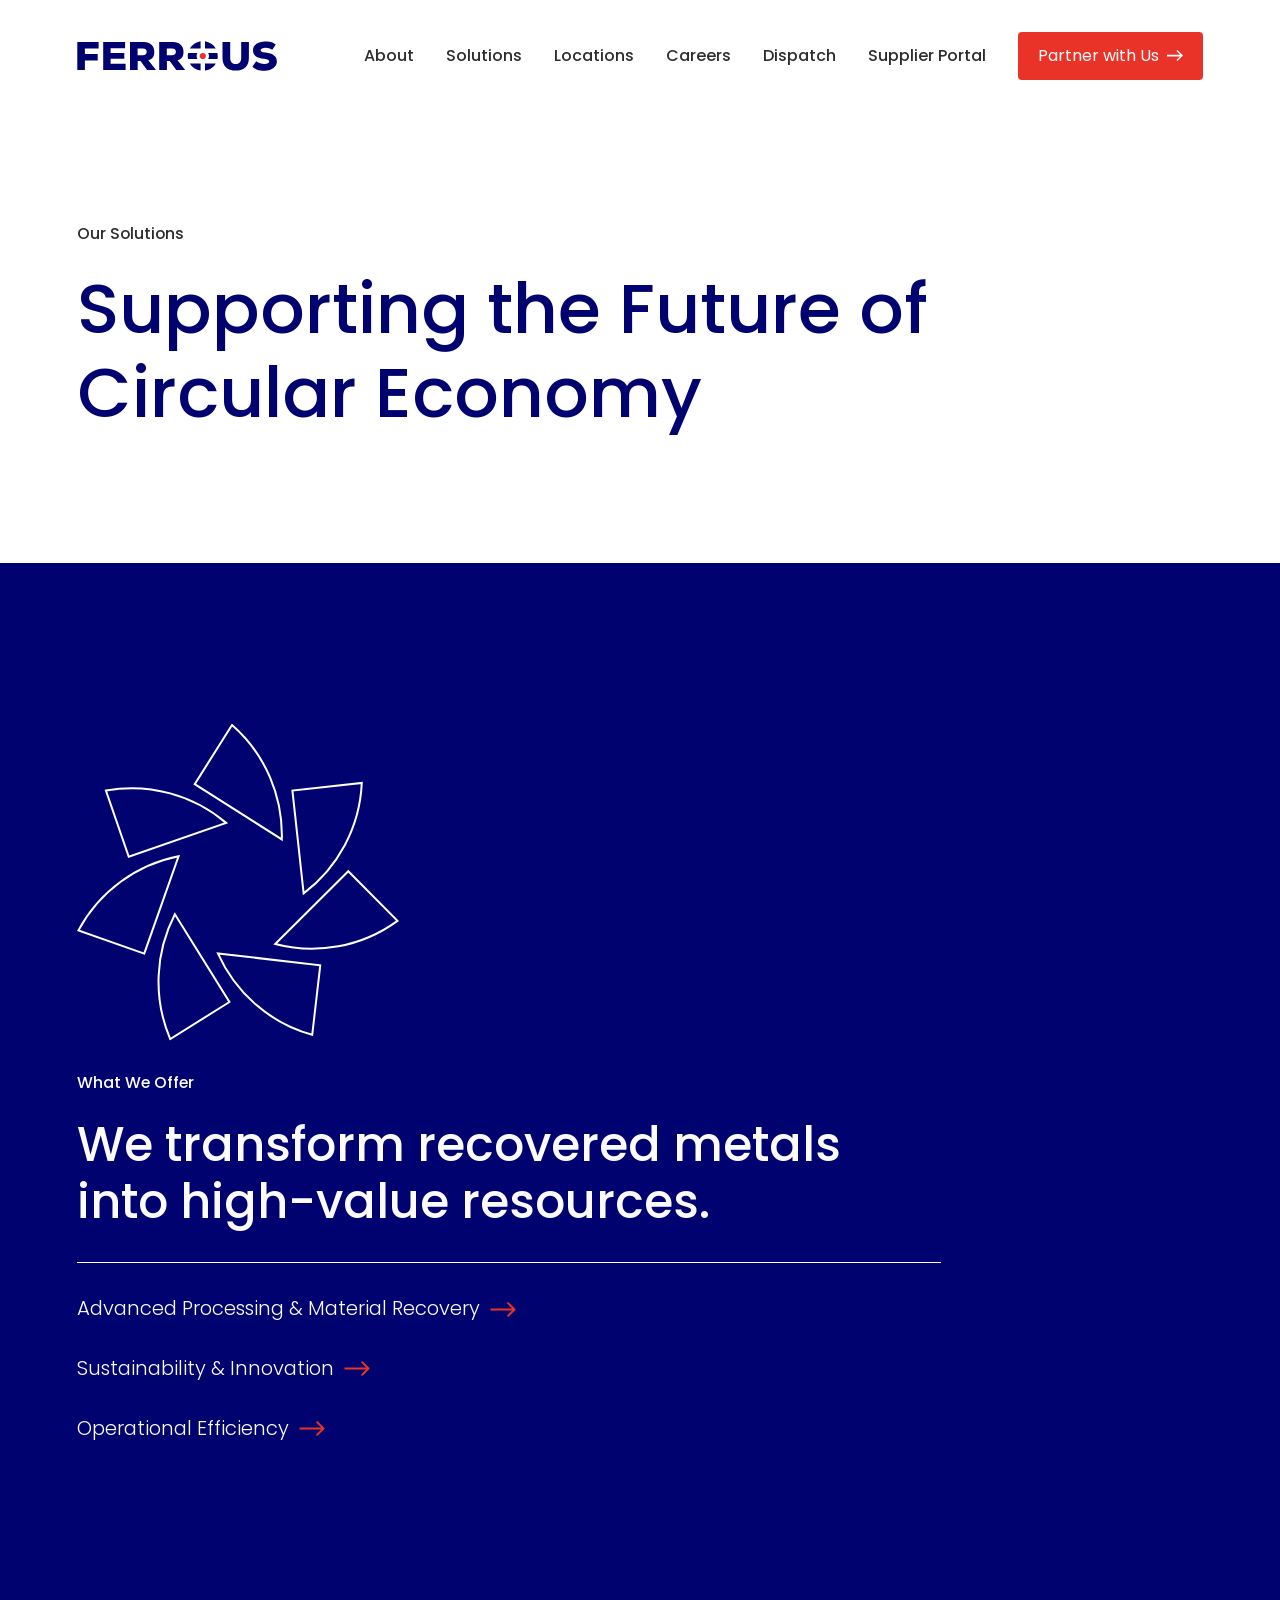
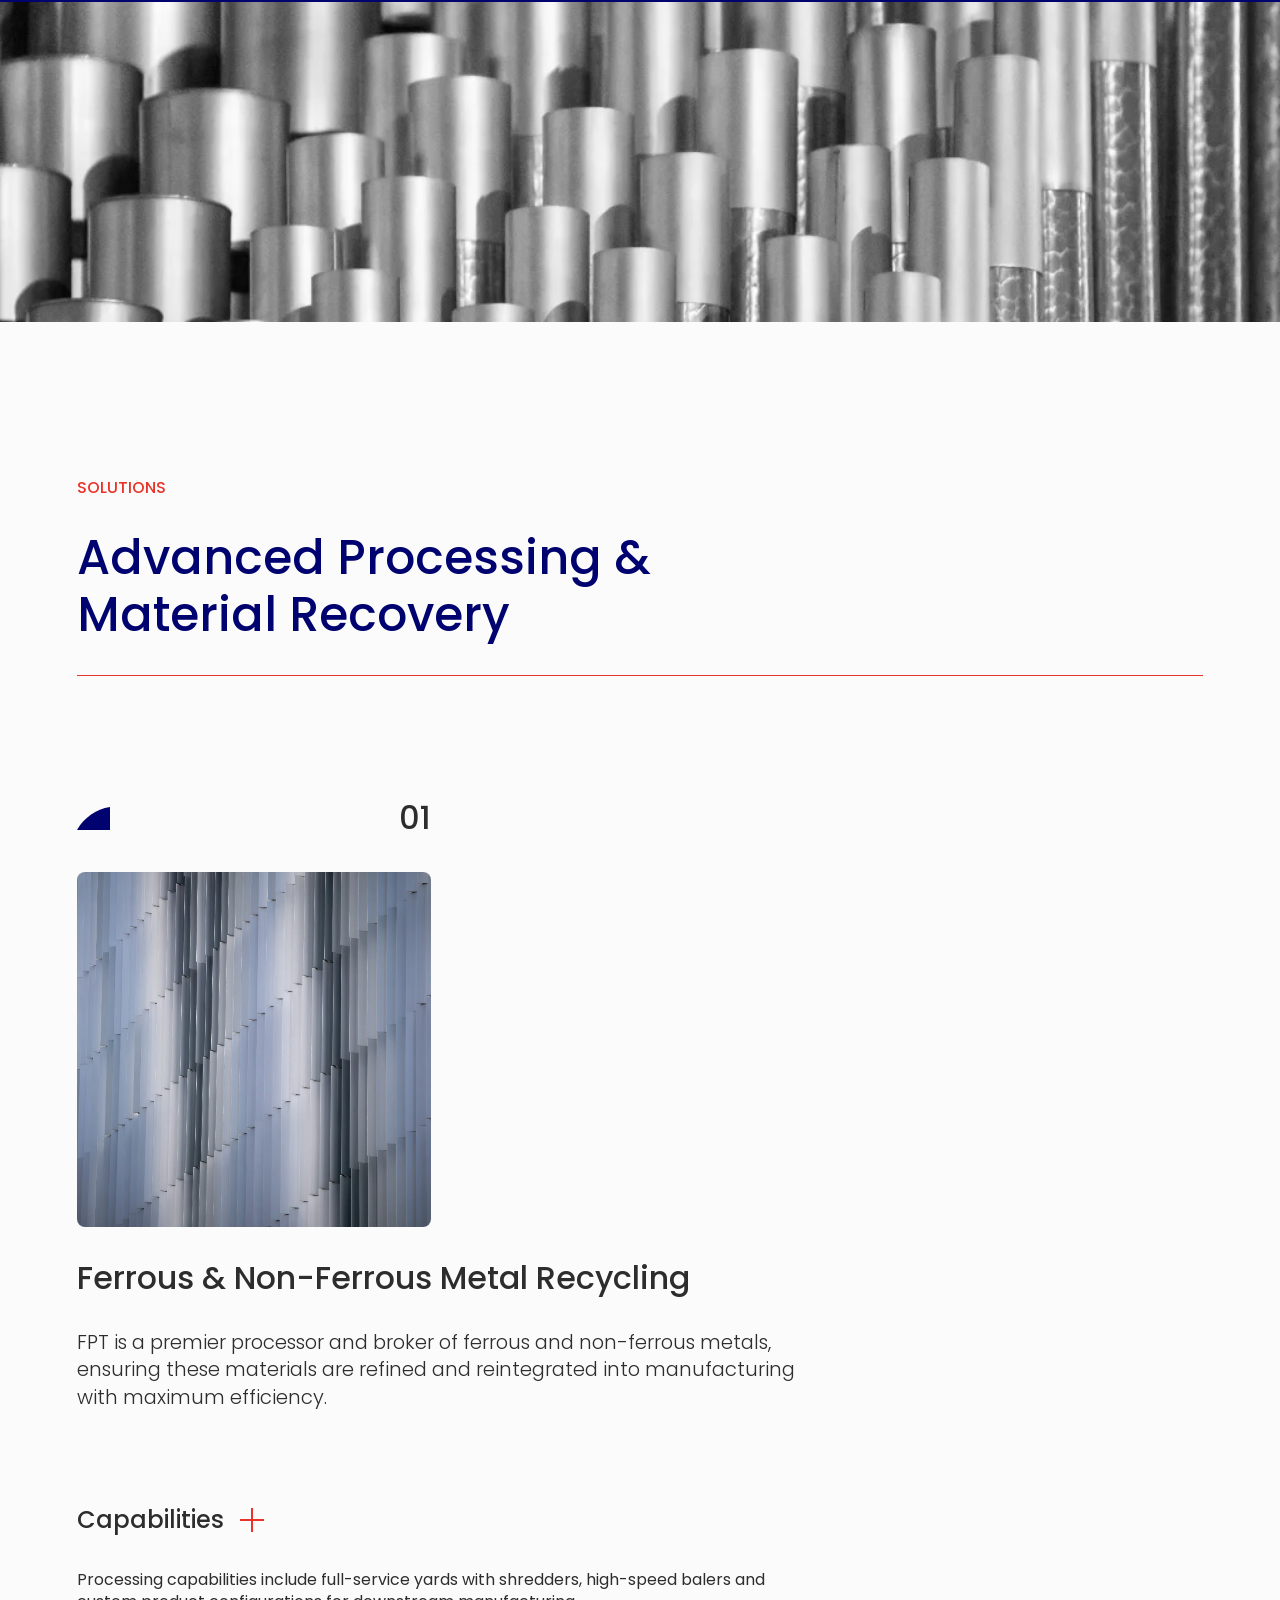
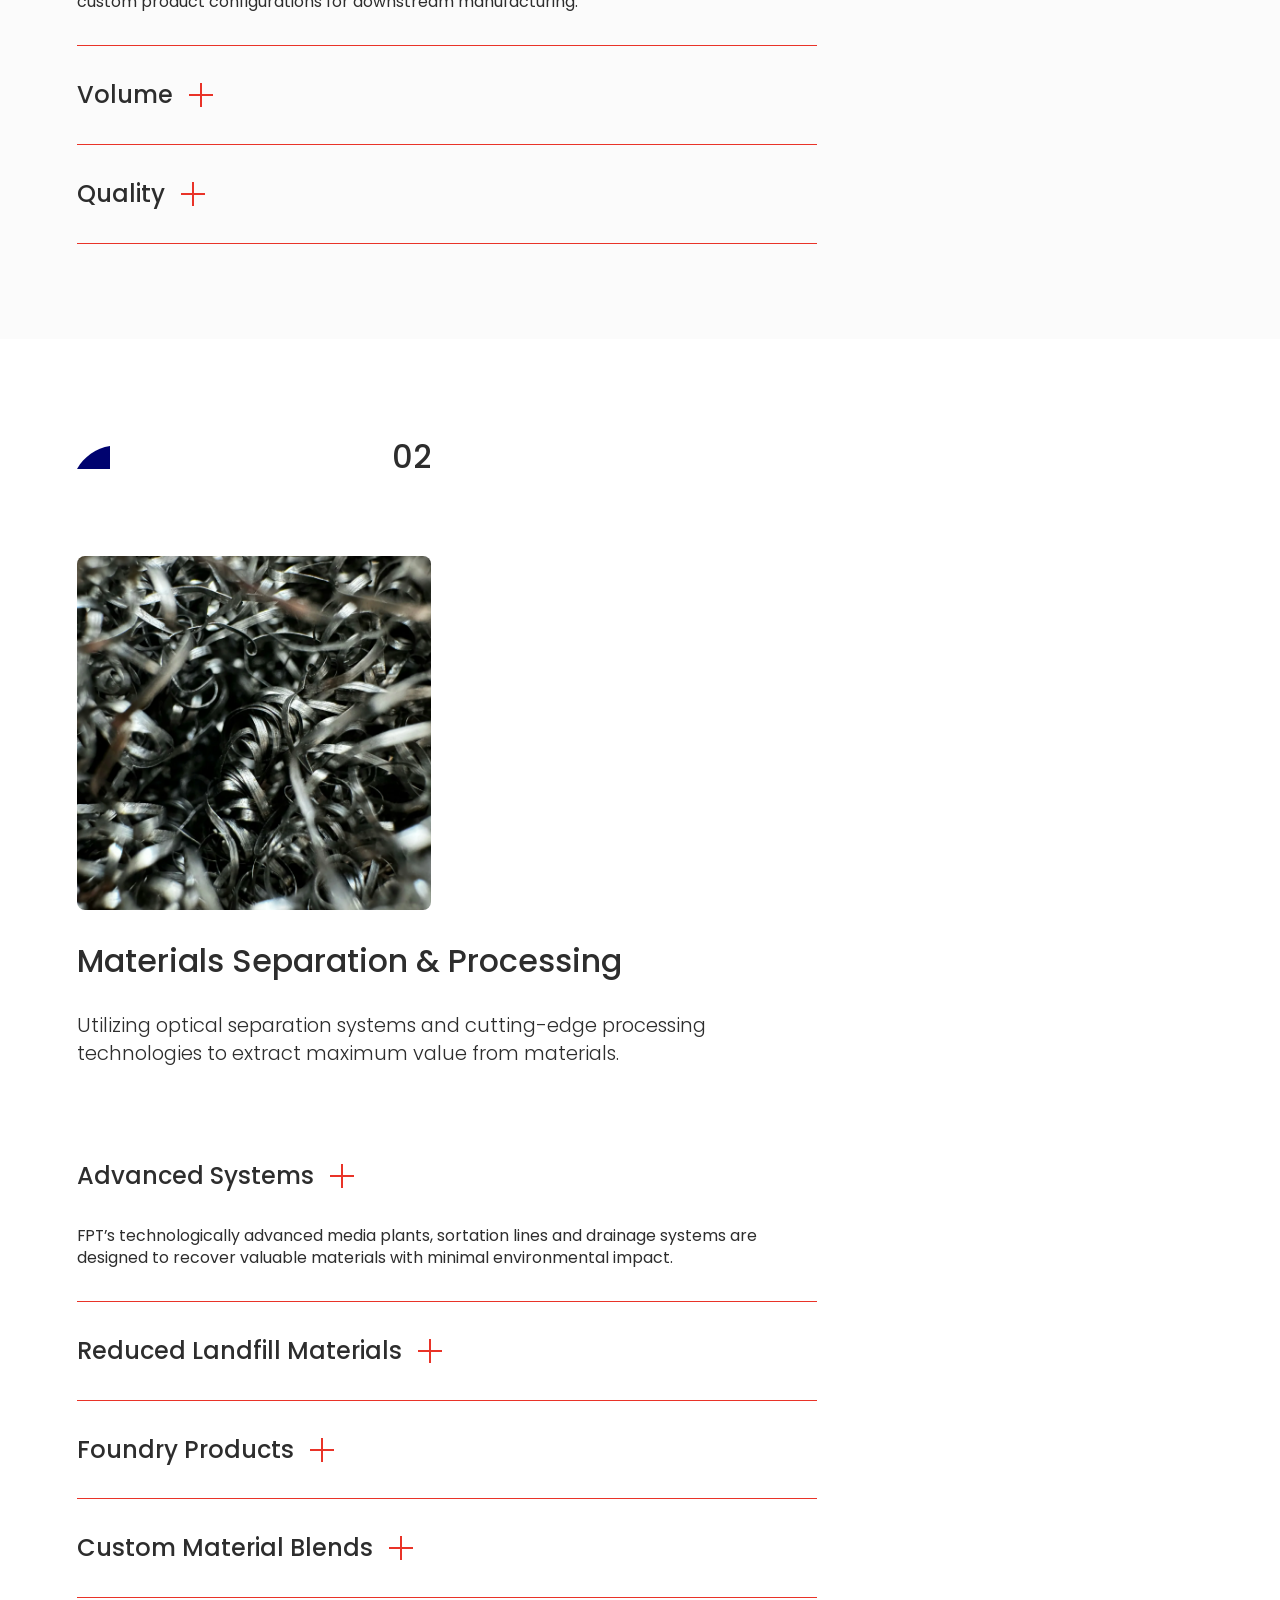
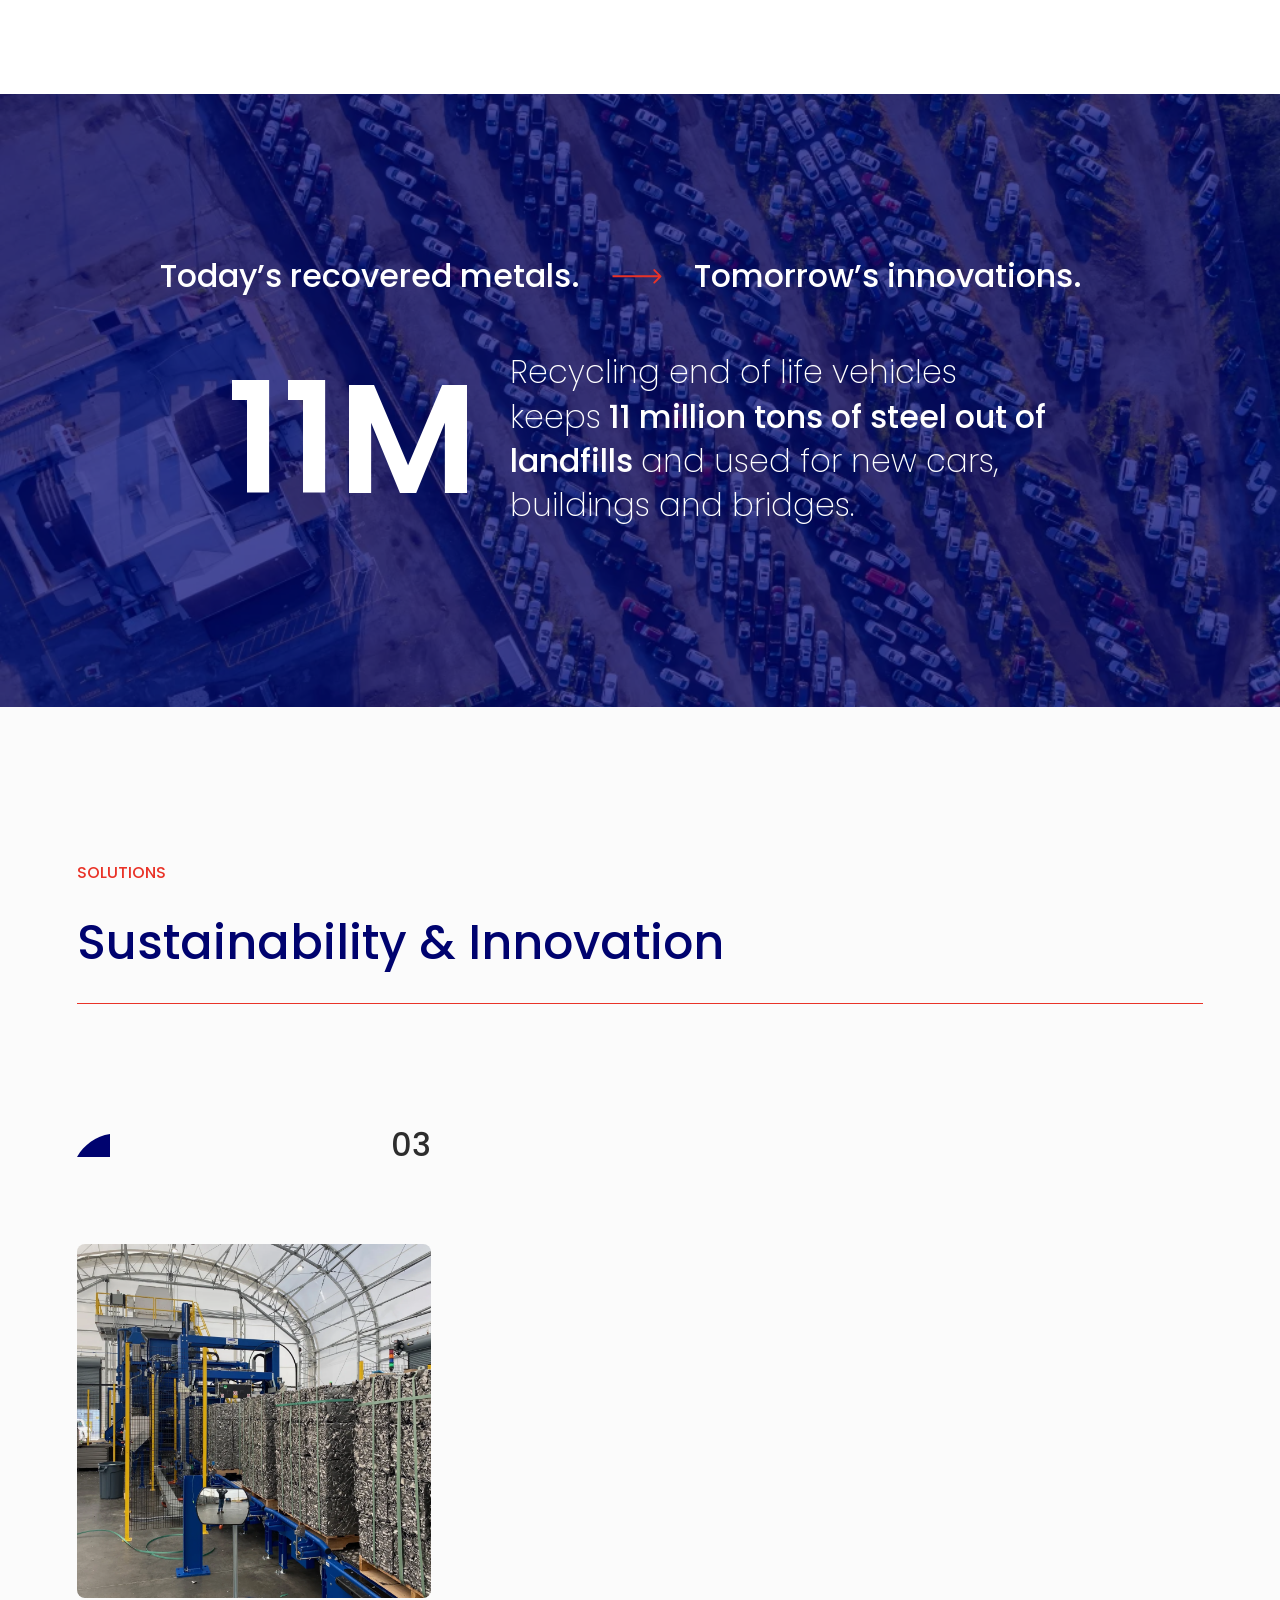
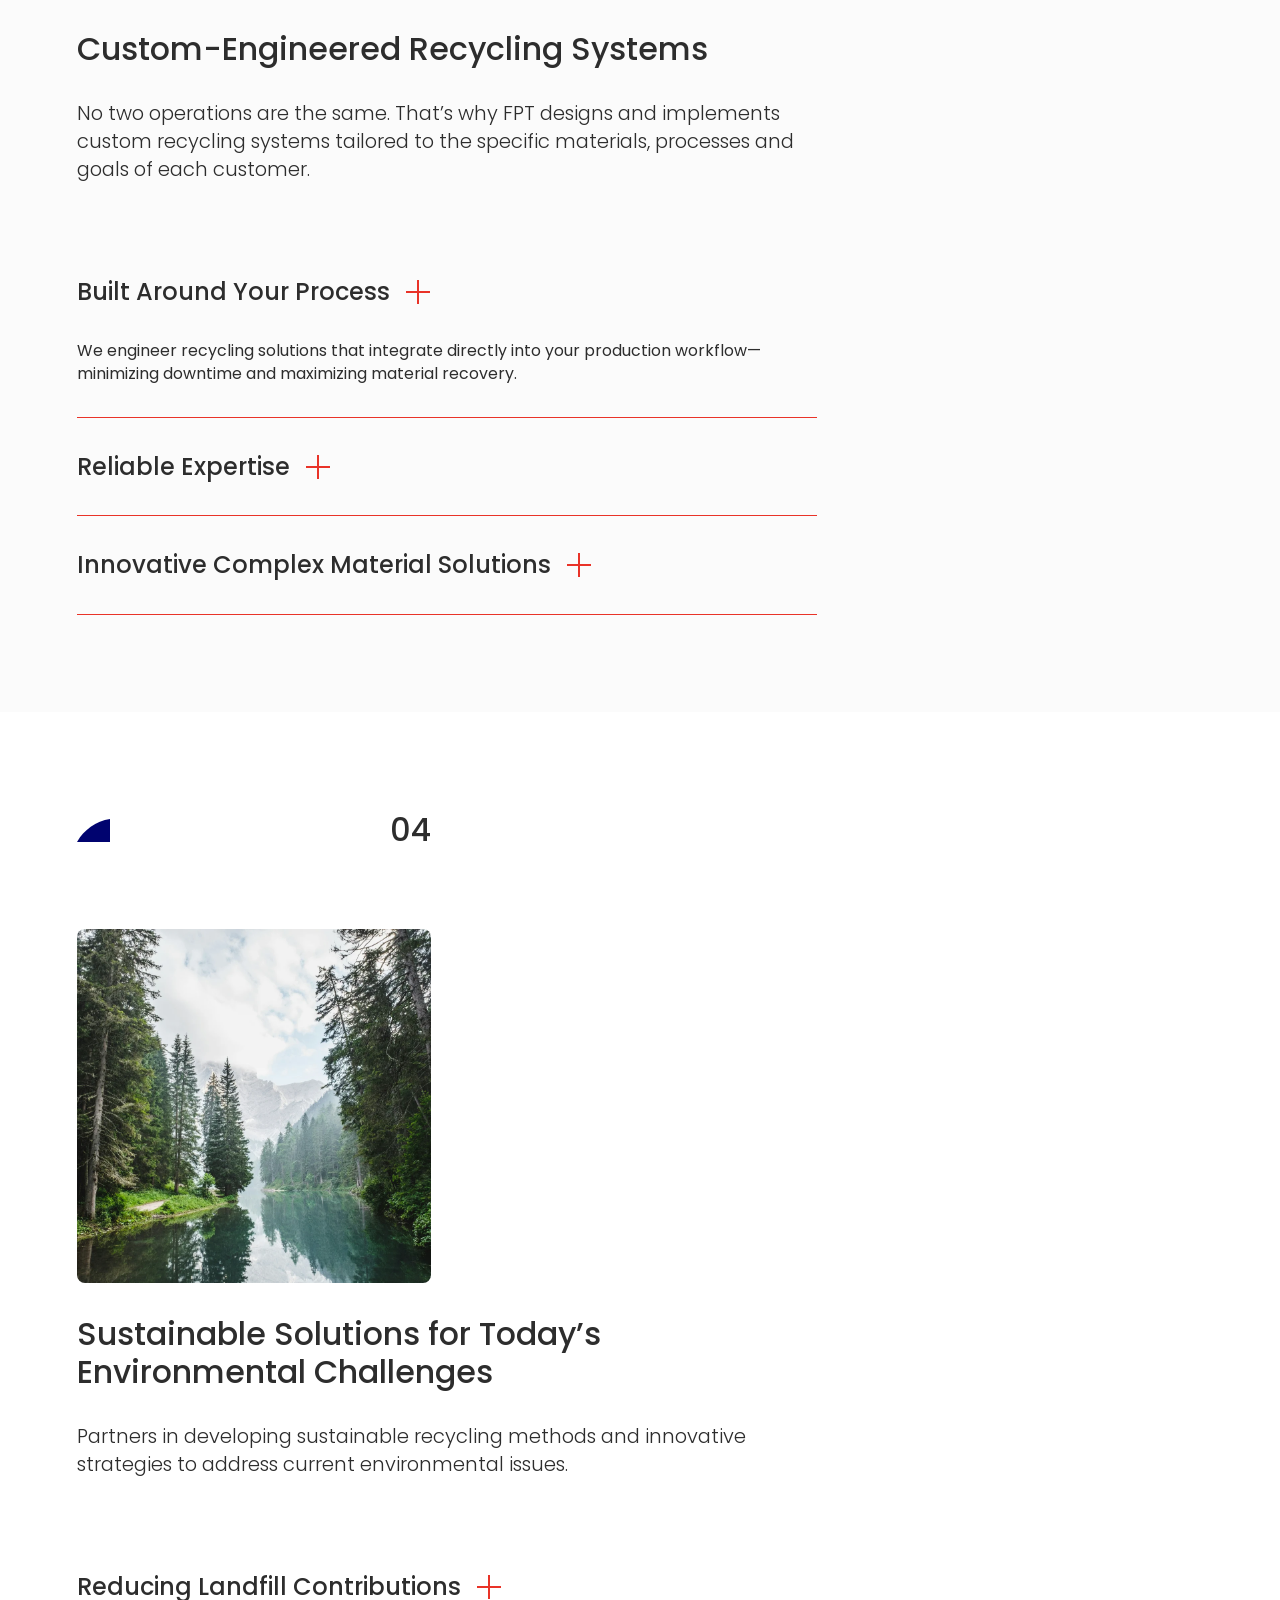
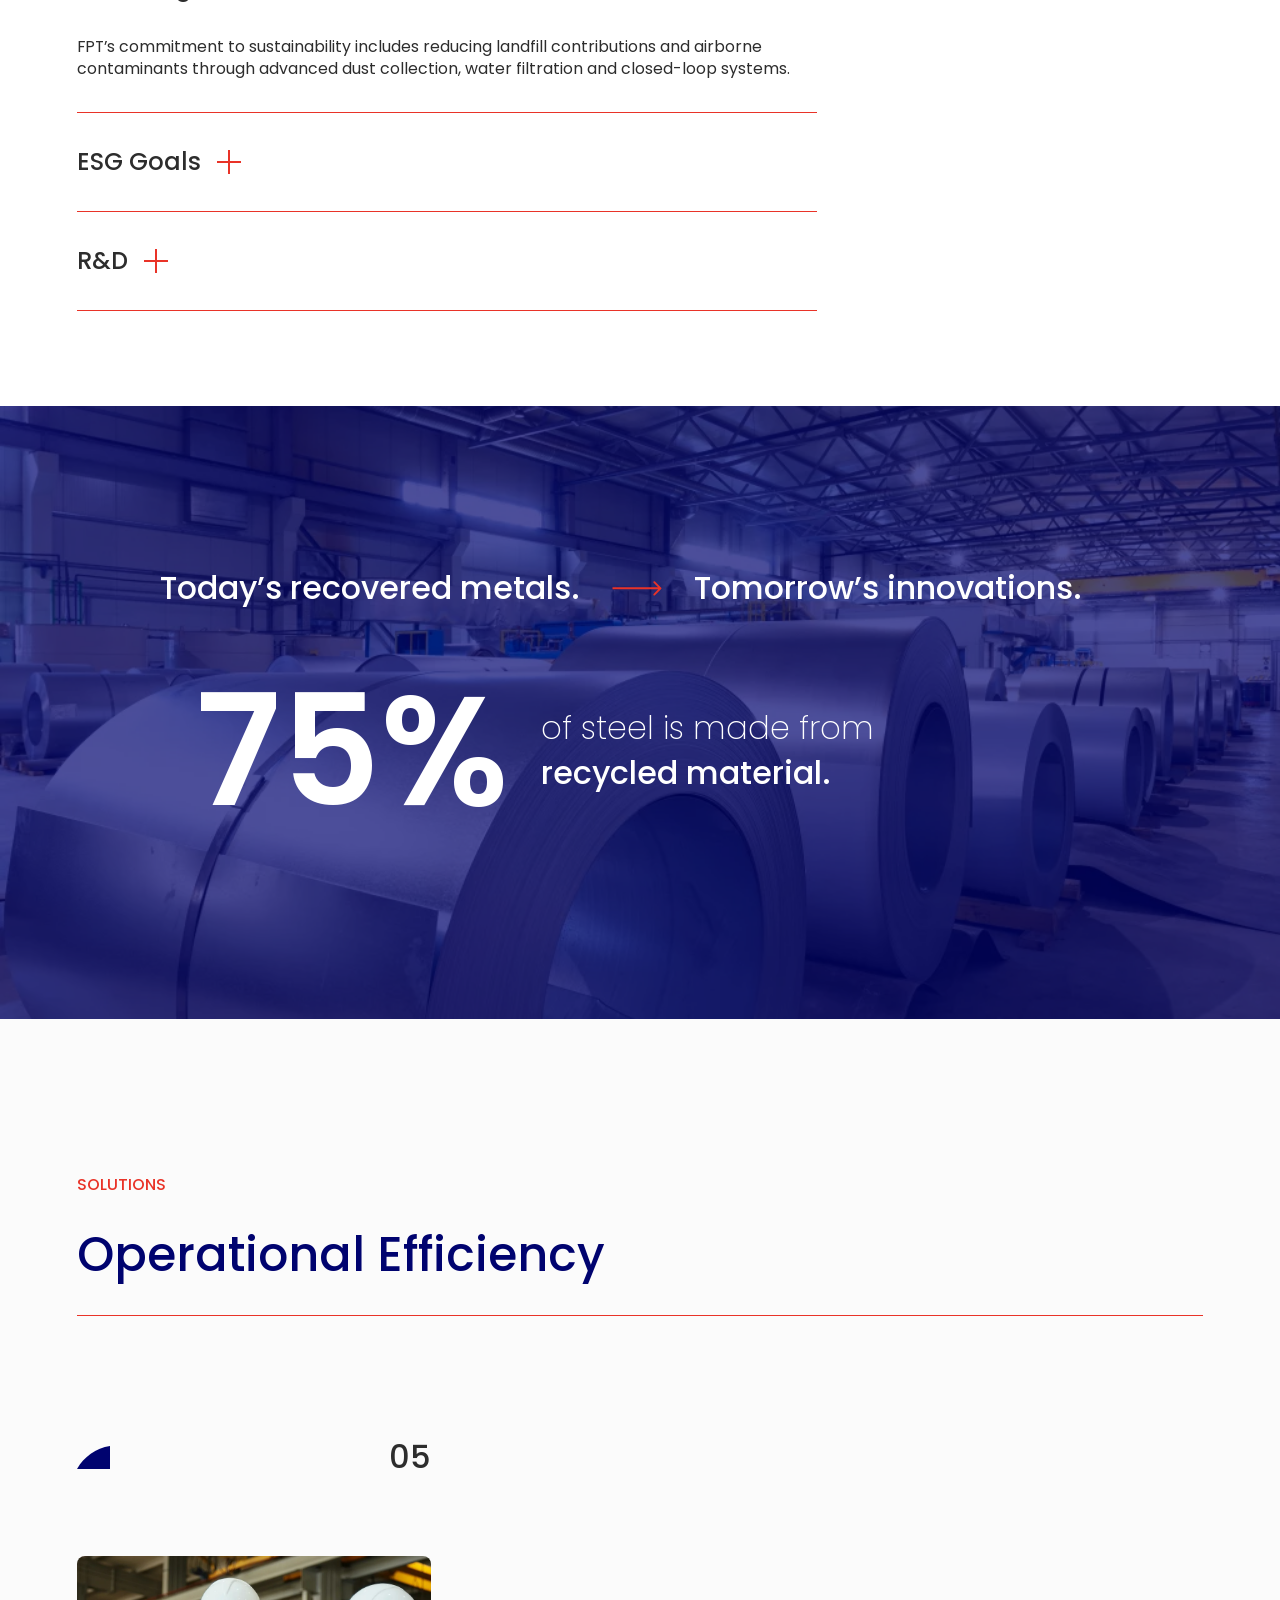
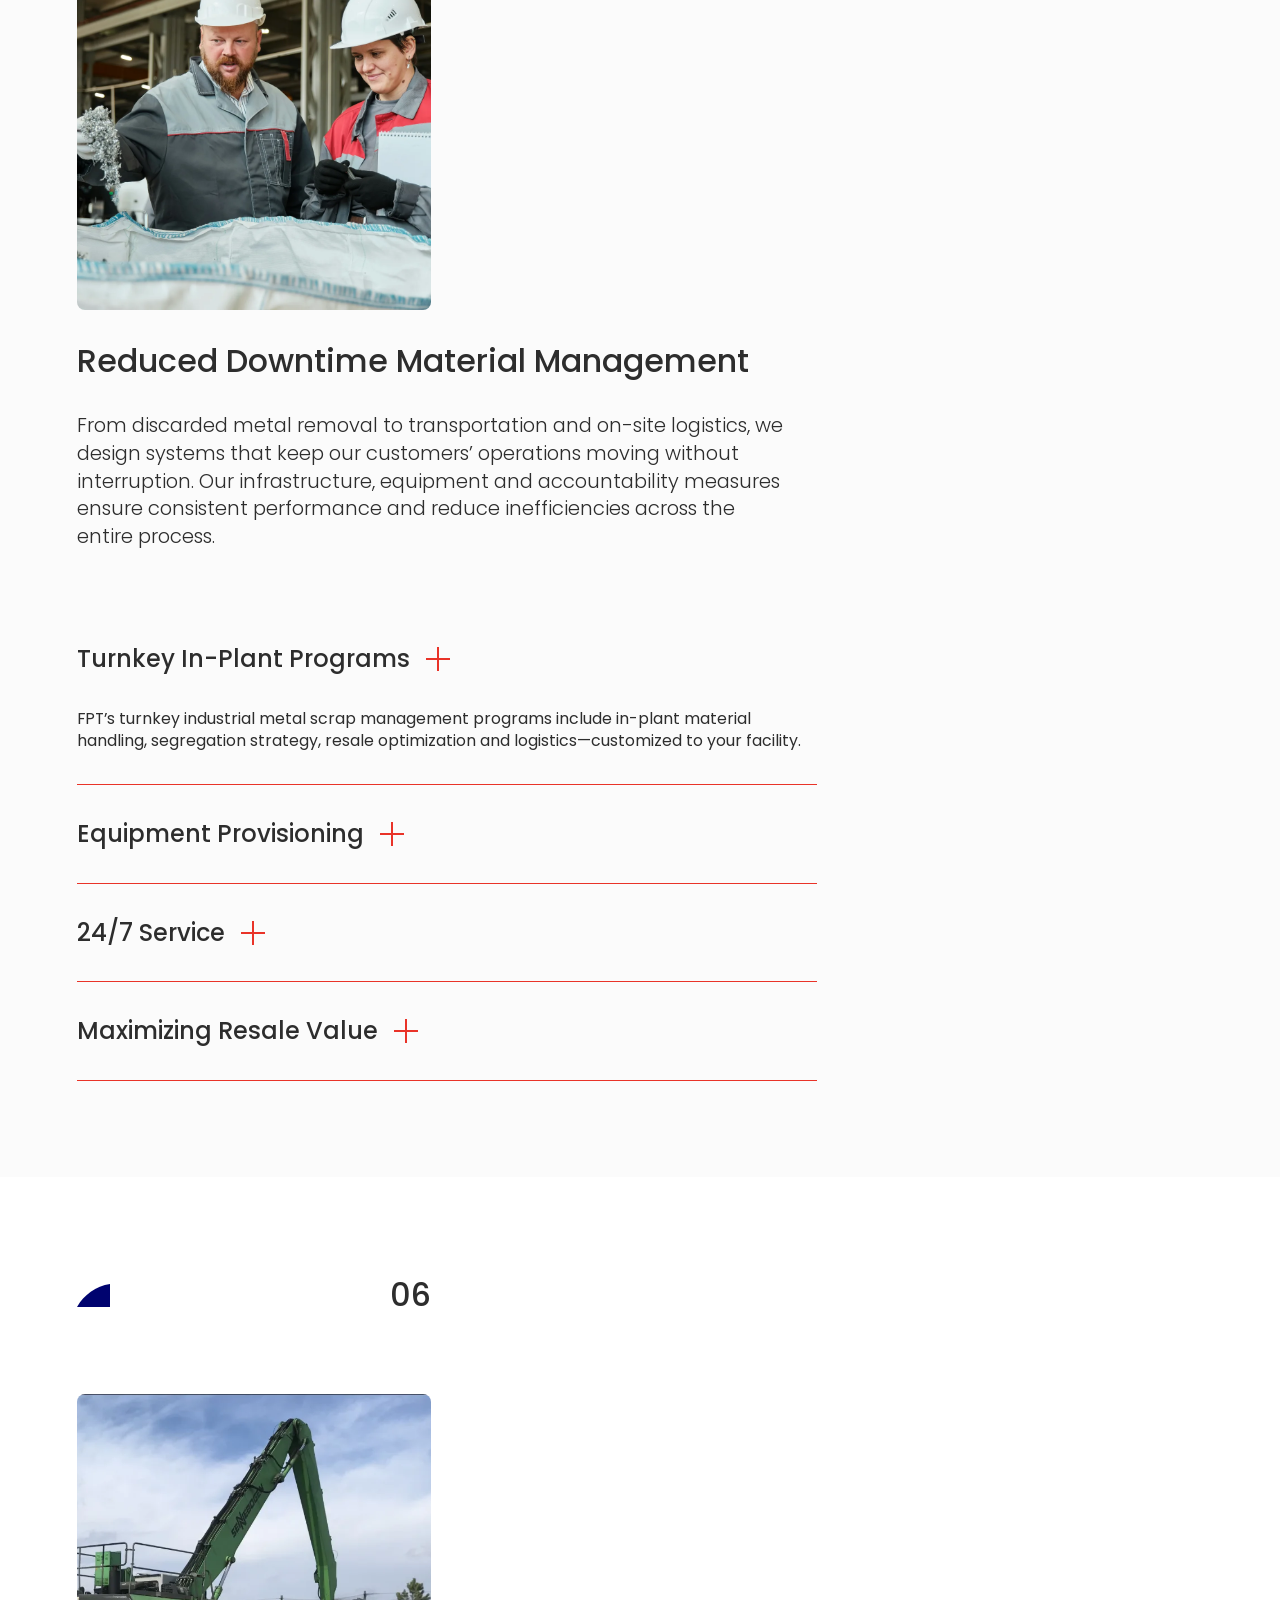
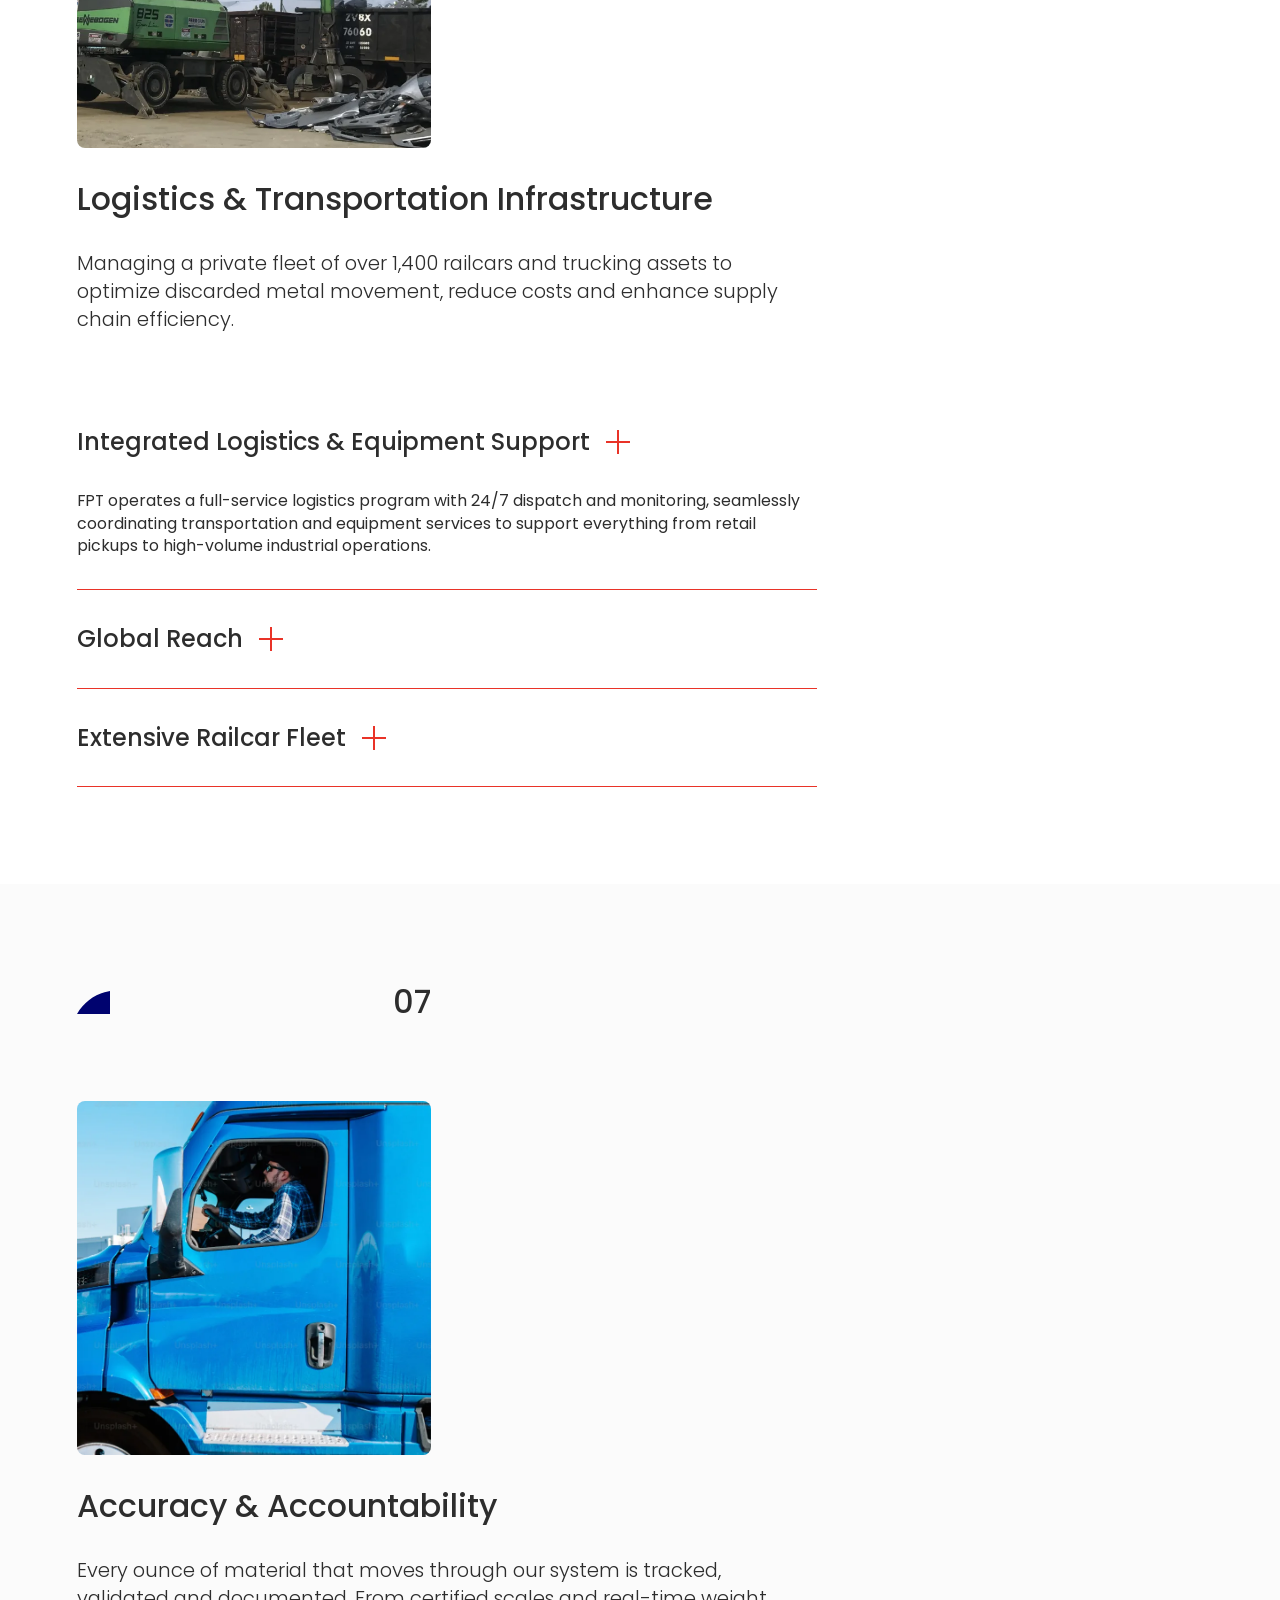
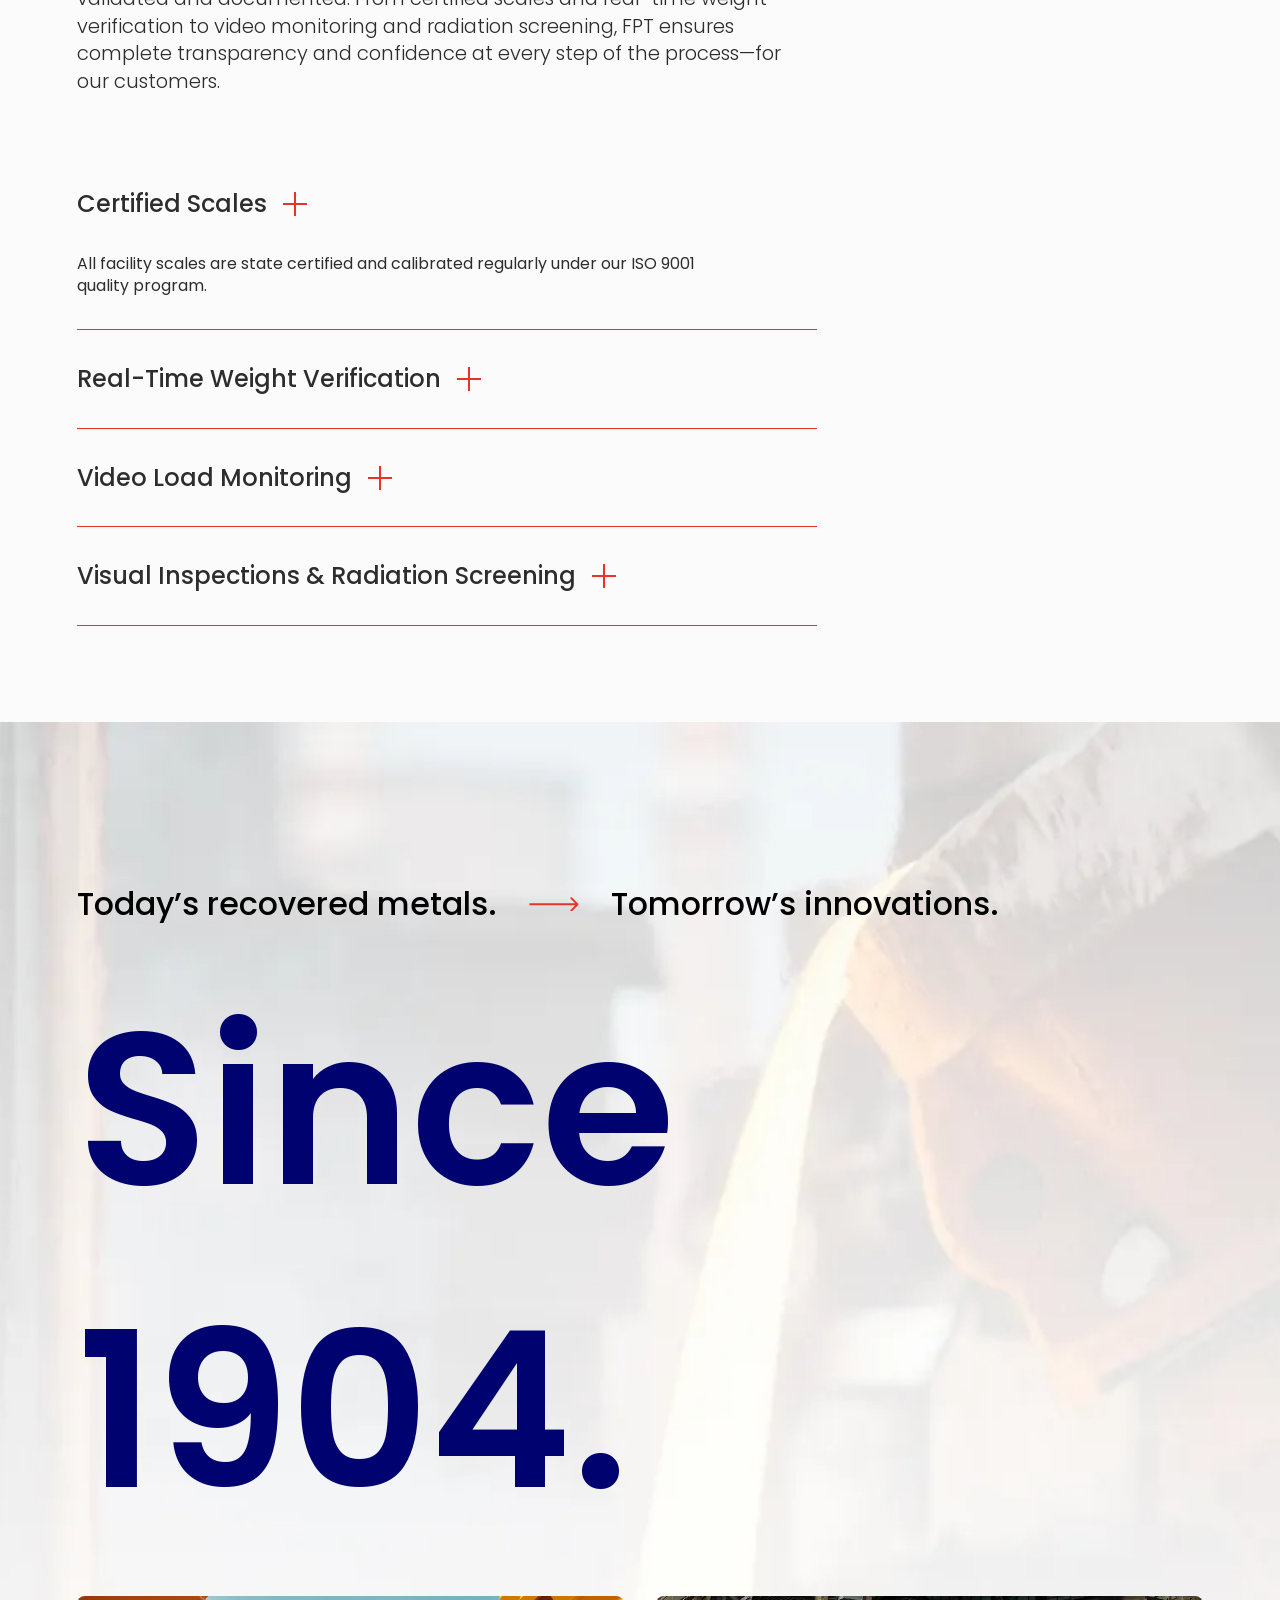
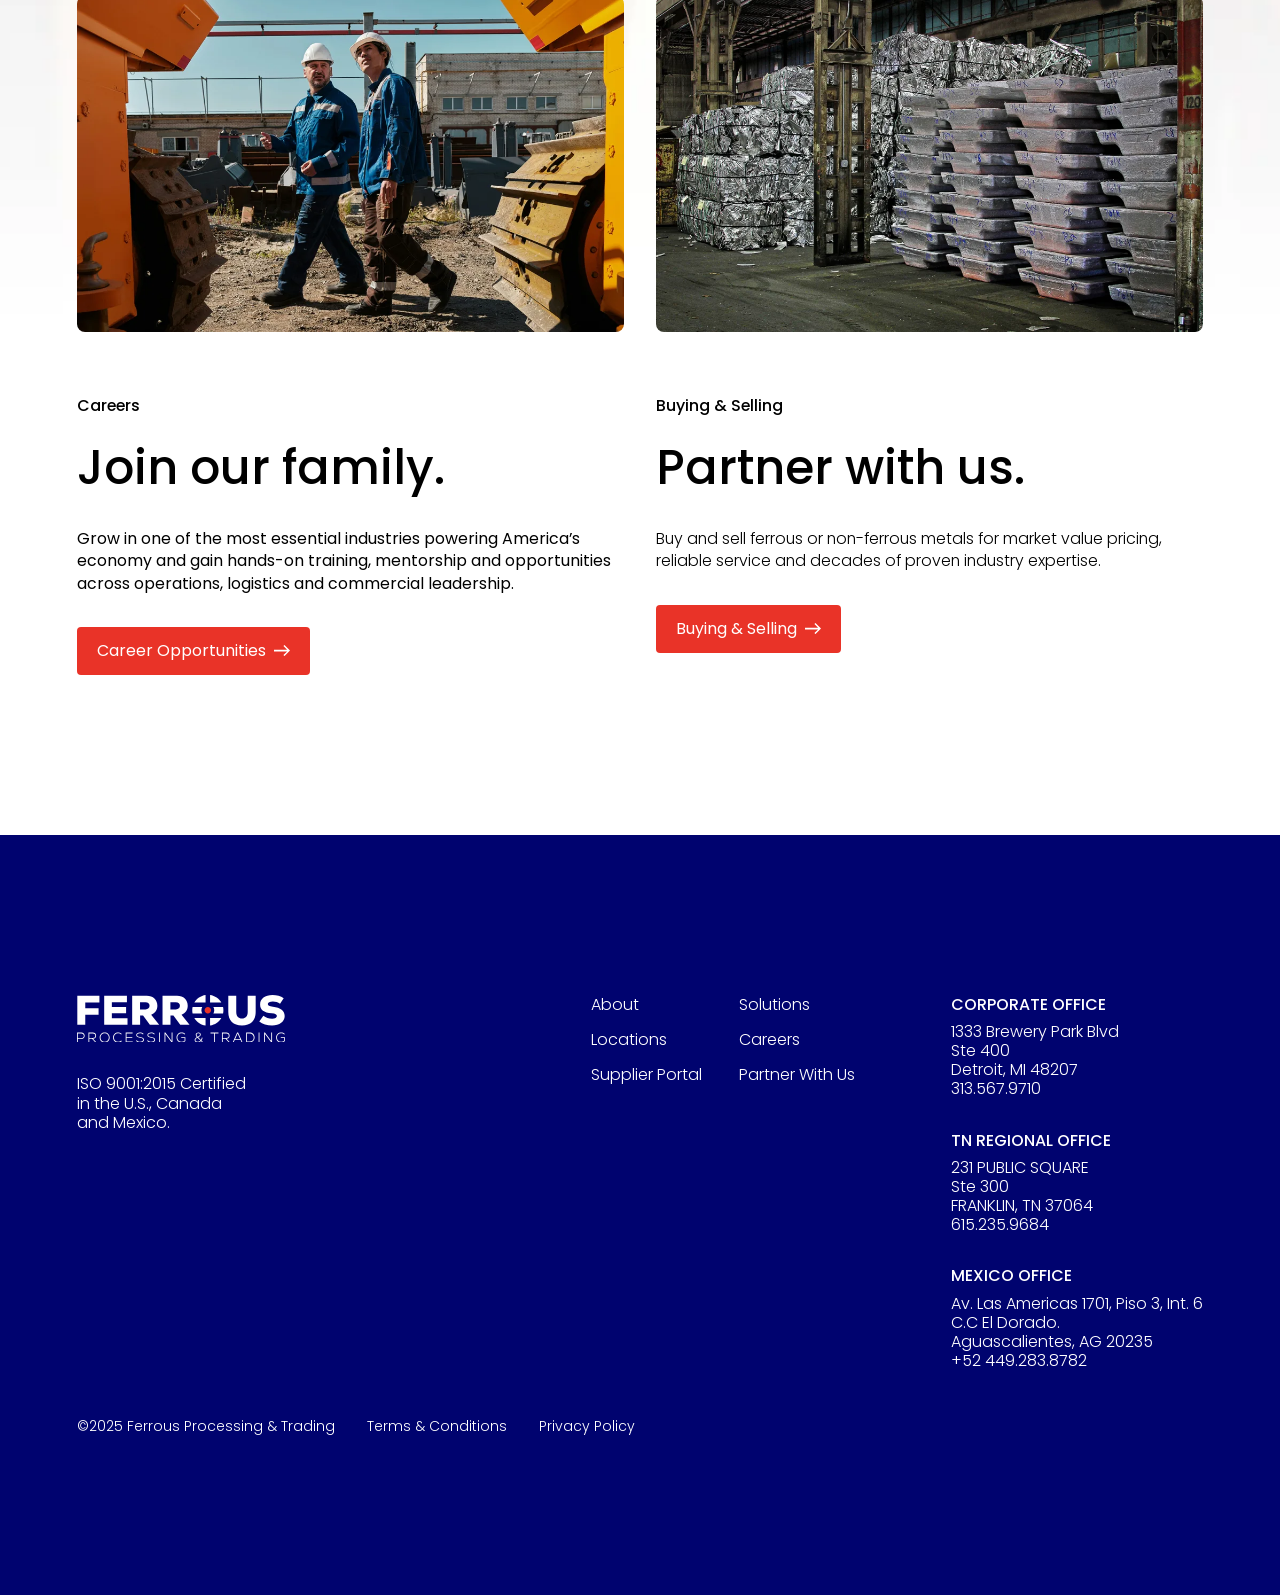
<file: solutions/index.html>
<!DOCTYPE html>
<html lang="en-US">
<head>
	<meta charset="UTF-8">
	<meta name="viewport" content="width=device-width, initial-scale=1">
<meta name="robots" content="max-image-preview:large">
	<style>img:is([sizes="auto" i], [sizes^="auto," i]) { contain-intrinsic-size: 3000px 1500px }</style>
	<title>Solutions &ndash; Ferrous Processing &amp; Trading</title>
<link rel="stylesheet" id="boldblocks-svg-block-style-css" href="/wp-content/plugins/svg-block/build/style-index.css" media="all">
<style id="wp-block-group-inline-css">
.wp-block-group{box-sizing:border-box}:where(.wp-block-group.wp-block-group-is-layout-constrained){position:relative}
</style>
<style id="enable-linked-groups-block-styles-inline-css">
.wp-block-group.is-linked{position:relative}.wp-block-group.is-linked:not(.block-editor-block-list__block)>:nth-child(2){margin-block-start:0}.wp-block-group.is-linked a.wp-block-group__link{bottom:0;height:100%;left:0;position:absolute;text-decoration:none!important;width:100%;z-index:3}.wp-block-group.is-linked .wp-block-button,.wp-block-group.is-linked a{position:relative;z-index:4}

</style>
<style id="wp-block-navigation-link-inline-css">
.wp-block-navigation .wp-block-navigation-item__label{overflow-wrap:break-word}.wp-block-navigation .wp-block-navigation-item__description{display:none}.link-ui-tools{border-top:1px solid #f0f0f0;padding:8px}.link-ui-block-inserter{padding-top:8px}.link-ui-block-inserter__back{margin-left:8px;text-transform:uppercase}
</style>
<style id="wp-block-button-inline-css">
.wp-block-button__link{align-content:center;box-sizing:border-box;cursor:pointer;display:inline-block;height:100%;text-align:center;word-break:break-word}.wp-block-button__link.aligncenter{text-align:center}.wp-block-button__link.alignright{text-align:right}:where(.wp-block-button__link){border-radius:9999px;box-shadow:none;padding:calc(.667em + 2px) calc(1.333em + 2px);text-decoration:none}.wp-block-button[style*=text-decoration] .wp-block-button__link{text-decoration:inherit}.wp-block-buttons>.wp-block-button.has-custom-width{max-width:none}.wp-block-buttons>.wp-block-button.has-custom-width .wp-block-button__link{width:100%}.wp-block-buttons>.wp-block-button.has-custom-font-size .wp-block-button__link{font-size:inherit}.wp-block-buttons>.wp-block-button.wp-block-button__width-25{width:calc(25% - var(--wp--style--block-gap, .5em)*.75)}.wp-block-buttons>.wp-block-button.wp-block-button__width-50{width:calc(50% - var(--wp--style--block-gap, .5em)*.5)}.wp-block-buttons>.wp-block-button.wp-block-button__width-75{width:calc(75% - var(--wp--style--block-gap, .5em)*.25)}.wp-block-buttons>.wp-block-button.wp-block-button__width-100{flex-basis:100%;width:100%}.wp-block-buttons.is-vertical>.wp-block-button.wp-block-button__width-25{width:25%}.wp-block-buttons.is-vertical>.wp-block-button.wp-block-button__width-50{width:50%}.wp-block-buttons.is-vertical>.wp-block-button.wp-block-button__width-75{width:75%}.wp-block-button.is-style-squared,.wp-block-button__link.wp-block-button.is-style-squared{border-radius:0}.wp-block-button.no-border-radius,.wp-block-button__link.no-border-radius{border-radius:0!important}:root :where(.wp-block-button .wp-block-button__link.is-style-outline),:root :where(.wp-block-button.is-style-outline>.wp-block-button__link){border:2px solid;padding:.667em 1.333em}:root :where(.wp-block-button .wp-block-button__link.is-style-outline:not(.has-text-color)),:root :where(.wp-block-button.is-style-outline>.wp-block-button__link:not(.has-text-color)){color:currentColor}:root :where(.wp-block-button .wp-block-button__link.is-style-outline:not(.has-background)),:root :where(.wp-block-button.is-style-outline>.wp-block-button__link:not(.has-background)){background-color:initial;background-image:none}
</style>
<style id="enable-button-icons-block-styles-inline-css">
.wp-block-button[class*=has-icon__] .wp-block-button__link{align-items:center;display:flex;gap:.5em}.wp-block-button[class*=has-icon__] .wp-block-button__link span{line-height:0}.wp-block-button[class*=has-icon__] .wp-block-button__link svg{color:currentColor;fill:currentColor}.wp-block-button[class*=has-icon__] .wp-block-button__link.has-text-align-center{justify-content:center}.wp-block-button[class*=has-icon__] .wp-block-button__link.has-text-align-right{justify-content:flex-end}.wp-block-button[class*=has-icon__] .wp-block-button__link.has-text-align-left{justify-content:flex-start}.wp-block-button[class*=has-icon__].has-justified-space-between .wp-block-button__link{justify-content:space-between}.wp-block-button[class*=has-icon__].has-icon__arrow-left svg,.wp-block-button[class*=has-icon__].has-icon__arrow-right svg,.wp-block-button[class*=has-icon__].has-icon__cloud svg,.wp-block-button[class*=has-icon__].has-icon__cloud-upload svg{height:.7em;width:1em}.wp-block-button[class*=has-icon__].has-icon__chevron-left svg,.wp-block-button[class*=has-icon__].has-icon__chevron-right svg{height:.8em;width:.45em}.wp-block-button[class*=has-icon__].has-icon__chevron-left-small svg,.wp-block-button[class*=has-icon__].has-icon__chevron-right-small svg{height:.5em;width:.3em}.wp-block-button[class*=has-icon__].has-icon__comment-author-avatar svg,.wp-block-button[class*=has-icon__].has-icon__help svg,.wp-block-button[class*=has-icon__].has-icon__info svg{height:.9em;width:.9em}.wp-block-button[class*=has-icon__].has-icon__download svg{height:.8em;width:.75em}.wp-block-button[class*=has-icon__].has-icon__external svg{height:.7em;width:.7em}.wp-block-button[class*=has-icon__].has-icon__external-arrow svg{height:.6em;width:.6em}.wp-block-button[class*=has-icon__].has-icon__lock-outline svg{height:.9em;width:.64em}.wp-block-button[class*=has-icon__].has-icon__login svg{height:.8em;width:.8em}.wp-block-button[class*=has-icon__].has-icon__next svg,.wp-block-button[class*=has-icon__].has-icon__previous svg{height:.75em;width:.775em}.wp-block-button[class*=has-icon__].has-icon__shuffle svg,.wp-block-button[class*=has-icon__].has-icon__wordpress svg{height:.9em;width:.9em}

</style>
<style id="wp-block-buttons-inline-css">
.wp-block-buttons{box-sizing:border-box}.wp-block-buttons.is-vertical{flex-direction:column}.wp-block-buttons.is-vertical>.wp-block-button:last-child{margin-bottom:0}.wp-block-buttons>.wp-block-button{display:inline-block;margin:0}.wp-block-buttons.is-content-justification-left{justify-content:flex-start}.wp-block-buttons.is-content-justification-left.is-vertical{align-items:flex-start}.wp-block-buttons.is-content-justification-center{justify-content:center}.wp-block-buttons.is-content-justification-center.is-vertical{align-items:center}.wp-block-buttons.is-content-justification-right{justify-content:flex-end}.wp-block-buttons.is-content-justification-right.is-vertical{align-items:flex-end}.wp-block-buttons.is-content-justification-space-between{justify-content:space-between}.wp-block-buttons.aligncenter{text-align:center}.wp-block-buttons:not(.is-content-justification-space-between,.is-content-justification-right,.is-content-justification-left,.is-content-justification-center) .wp-block-button.aligncenter{margin-left:auto;margin-right:auto;width:100%}.wp-block-buttons[style*=text-decoration] .wp-block-button,.wp-block-buttons[style*=text-decoration] .wp-block-button__link{text-decoration:inherit}.wp-block-buttons.has-custom-font-size .wp-block-button__link{font-size:inherit}.wp-block-buttons .wp-block-button__link{width:100%}.wp-block-button.aligncenter{text-align:center}
</style>
<link rel="stylesheet" id="wp-block-navigation-css" href="/wp-content/plugins/gutenberg/build/block-library/blocks/navigation/style.css" media="all">
<style id="fpt-spacer-style-inline-css">
.spacer-block {
    display: block;
    height: 2rem;
    margin-block-start: 2rem;
    margin-block-end: 2rem;
}
.spacer-block.is-style-spacer-short {
    margin-block-start: 4rem;
    margin-block-end: 4rem;
}
.spacer-block.is-style-spacer-tall {
    margin-block-start: 8rem;
    margin-block-end: 8rem;
}

.block-editor-block-list__block
.block-editor-block-list__block.is-style-spacer-tall.wp-block-fpt-spacer {
    margin-block: 0;
    padding-block: 0;
}
</style>
<style id="wp-block-paragraph-inline-css">
.is-small-text{font-size:.875em}.is-regular-text{font-size:1em}.is-large-text{font-size:2.25em}.is-larger-text{font-size:3em}.has-drop-cap:not(:focus):first-letter{float:left;font-size:8.4em;font-style:normal;font-weight:100;line-height:.68;margin:.05em .1em 0 0;text-transform:uppercase}body.rtl .has-drop-cap:not(:focus):first-letter{float:none;margin-left:.1em}p.has-drop-cap.has-background{overflow:hidden}:root :where(p.has-background){padding:1.25em 2.375em}:where(p.has-text-color:not(.has-link-color)) a{color:inherit}p.has-text-align-left[style*="writing-mode:vertical-lr"],p.has-text-align-right[style*="writing-mode:vertical-rl"]{rotate:180deg}
</style>
<style id="wp-block-heading-inline-css">
h1.has-background,h2.has-background,h3.has-background,h4.has-background,h5.has-background,h6.has-background{padding:1.25em 2.375em}h1.has-text-align-left[style*=writing-mode]:where([style*=vertical-lr]),h1.has-text-align-right[style*=writing-mode]:where([style*=vertical-rl]),h2.has-text-align-left[style*=writing-mode]:where([style*=vertical-lr]),h2.has-text-align-right[style*=writing-mode]:where([style*=vertical-rl]),h3.has-text-align-left[style*=writing-mode]:where([style*=vertical-lr]),h3.has-text-align-right[style*=writing-mode]:where([style*=vertical-rl]),h4.has-text-align-left[style*=writing-mode]:where([style*=vertical-lr]),h4.has-text-align-right[style*=writing-mode]:where([style*=vertical-rl]),h5.has-text-align-left[style*=writing-mode]:where([style*=vertical-lr]),h5.has-text-align-right[style*=writing-mode]:where([style*=vertical-rl]),h6.has-text-align-left[style*=writing-mode]:where([style*=vertical-lr]),h6.has-text-align-right[style*=writing-mode]:where([style*=vertical-rl]){rotate:180deg}
</style>
<link rel="stylesheet" id="wp-block-image-css" href="/wp-content/plugins/gutenberg/build/block-library/blocks/image/style.css" media="all">
<style id="wp-block-separator-inline-css">
@charset "UTF-8";.wp-block-separator{border:none;border-top:2px solid}:root :where(.wp-block-separator.is-style-dots){height:auto;line-height:1;text-align:center}:root :where(.wp-block-separator.is-style-dots):before{color:currentColor;content:"&middot;&middot;&middot;";font-family:serif;font-size:1.5em;letter-spacing:2em;padding-left:2em}.wp-block-separator.is-style-dots{background:none!important;border:none!important}
</style>
<style id="outermost-icon-block-style-inline-css">
.wp-block-outermost-icon-block{display:flex;line-height:0}.wp-block-outermost-icon-block.has-border-color{border:none}.wp-block-outermost-icon-block .has-icon-color svg,.wp-block-outermost-icon-block.has-icon-color svg{color:currentColor}.wp-block-outermost-icon-block .has-icon-color:not(.has-no-icon-fill-color) svg,.wp-block-outermost-icon-block.has-icon-color:not(.has-no-icon-fill-color) svg{fill:currentColor}.wp-block-outermost-icon-block .icon-container{box-sizing:border-box}.wp-block-outermost-icon-block a,.wp-block-outermost-icon-block svg{height:100%;transition:transform .1s ease-in-out;width:100%}.wp-block-outermost-icon-block a:hover{transform:scale(1.1)}.wp-block-outermost-icon-block svg{transform:rotate(var(--outermost--icon-block--transform-rotate,0deg)) scaleX(var(--outermost--icon-block--transform-scale-x,1)) scaleY(var(--outermost--icon-block--transform-scale-y,1))}.wp-block-outermost-icon-block .rotate-90,.wp-block-outermost-icon-block.rotate-90{--outermost--icon-block--transform-rotate:90deg}.wp-block-outermost-icon-block .rotate-180,.wp-block-outermost-icon-block.rotate-180{--outermost--icon-block--transform-rotate:180deg}.wp-block-outermost-icon-block .rotate-270,.wp-block-outermost-icon-block.rotate-270{--outermost--icon-block--transform-rotate:270deg}.wp-block-outermost-icon-block .flip-horizontal,.wp-block-outermost-icon-block.flip-horizontal{--outermost--icon-block--transform-scale-x:-1}.wp-block-outermost-icon-block .flip-vertical,.wp-block-outermost-icon-block.flip-vertical{--outermost--icon-block--transform-scale-y:-1}.wp-block-outermost-icon-block .flip-vertical.flip-horizontal,.wp-block-outermost-icon-block.flip-vertical.flip-horizontal{--outermost--icon-block--transform-scale-x:-1;--outermost--icon-block--transform-scale-y:-1}

</style>
<link rel="stylesheet" id="wp-block-cover-css" href="/wp-content/plugins/gutenberg/build/block-library/blocks/cover/style.css" media="all">
<style id="wp-block-columns-inline-css">
.wp-block-columns{align-items:normal!important;box-sizing:border-box;display:flex;flex-wrap:wrap!important}@media (min-width:782px){.wp-block-columns{flex-wrap:nowrap!important}}.wp-block-columns.are-vertically-aligned-top{align-items:flex-start}.wp-block-columns.are-vertically-aligned-center{align-items:center}.wp-block-columns.are-vertically-aligned-bottom{align-items:flex-end}@media (max-width:781px){.wp-block-columns:not(.is-not-stacked-on-mobile)>.wp-block-column{flex-basis:100%!important}}@media (min-width:782px){.wp-block-columns:not(.is-not-stacked-on-mobile)>.wp-block-column{flex-basis:0;flex-grow:1}.wp-block-columns:not(.is-not-stacked-on-mobile)>.wp-block-column[style*=flex-basis]{flex-grow:0}}.wp-block-columns.is-not-stacked-on-mobile{flex-wrap:nowrap!important}.wp-block-columns.is-not-stacked-on-mobile>.wp-block-column{flex-basis:0;flex-grow:1}.wp-block-columns.is-not-stacked-on-mobile>.wp-block-column[style*=flex-basis]{flex-grow:0}:where(.wp-block-columns){margin-bottom:1.75em}:where(.wp-block-columns.has-background){padding:1.25em 2.375em}.wp-block-column{flex-grow:1;min-width:0;overflow-wrap:break-word;word-break:break-word}.wp-block-column.is-vertically-aligned-top{align-self:flex-start}.wp-block-column.is-vertically-aligned-center{align-self:center}.wp-block-column.is-vertically-aligned-bottom{align-self:flex-end}.wp-block-column.is-vertically-aligned-stretch{align-self:stretch}.wp-block-column.is-vertically-aligned-bottom,.wp-block-column.is-vertically-aligned-center,.wp-block-column.is-vertically-aligned-top{width:100%}
</style>
<style id="wp-block-details-inline-css">
.wp-block-details{box-sizing:border-box}.wp-block-details summary{cursor:pointer}
</style>
<style id="wp-block-list-inline-css">
ol,ul{box-sizing:border-box}:root :where(.wp-block-list.has-background){padding:1.25em 2.375em}

				ul.is-style-checkmark-list {
					list-style-type: "\2713";
				}

				ul.is-style-checkmark-list li {
					padding-inline-start: 1ch;
				}
</style>
<style id="wp-block-post-content-inline-css">
.wp-block-post-content{display:flow-root}
</style>
<style id="wp-block-library-inline-css">
:root{--wp-block-synced-color:#7a00df;--wp-block-synced-color--rgb:122,0,223;--wp-bound-block-color:var(--wp-block-synced-color);--wp-admin-theme-color:#007cba;--wp-admin-theme-color--rgb:0,124,186;--wp-admin-theme-color-darker-10:#006ba1;--wp-admin-theme-color-darker-10--rgb:0,107,161;--wp-admin-theme-color-darker-20:#005a87;--wp-admin-theme-color-darker-20--rgb:0,90,135;--wp-admin-border-width-focus:2px}@media (min-resolution:192dpi){:root{--wp-admin-border-width-focus:1.5px}}.wp-element-button{cursor:pointer}:root{--wp--preset--font-size--normal:16px;--wp--preset--font-size--huge:42px}:root .has-very-light-gray-background-color{background-color:#eee}:root .has-very-dark-gray-background-color{background-color:#313131}:root .has-very-light-gray-color{color:#eee}:root .has-very-dark-gray-color{color:#313131}:root .has-vivid-green-cyan-to-vivid-cyan-blue-gradient-background{background:linear-gradient(135deg,#00d084,#0693e3)}:root .has-purple-crush-gradient-background{background:linear-gradient(135deg,#34e2e4,#4721fb 50%,#ab1dfe)}:root .has-hazy-dawn-gradient-background{background:linear-gradient(135deg,#faaca8,#dad0ec)}:root .has-subdued-olive-gradient-background{background:linear-gradient(135deg,#fafae1,#67a671)}:root .has-atomic-cream-gradient-background{background:linear-gradient(135deg,#fdd79a,#004a59)}:root .has-nightshade-gradient-background{background:linear-gradient(135deg,#330968,#31cdcf)}:root .has-midnight-gradient-background{background:linear-gradient(135deg,#020381,#2874fc)}.has-regular-font-size{font-size:1em}.has-larger-font-size{font-size:2.625em}.has-normal-font-size{font-size:var(--wp--preset--font-size--normal)}.has-huge-font-size{font-size:var(--wp--preset--font-size--huge)}.has-text-align-center{text-align:center}.has-text-align-left{text-align:left}.has-text-align-right{text-align:right}#end-resizable-editor-section{display:none}.aligncenter{clear:both}.items-justified-left{justify-content:flex-start}.items-justified-center{justify-content:center}.items-justified-right{justify-content:flex-end}.items-justified-space-between{justify-content:space-between}.screen-reader-text{word-wrap:normal!important;border:0;clip-path:inset(50%);height:1px;margin:-1px;overflow:hidden;padding:0;position:absolute;width:1px}.screen-reader-text:focus{background-color:#ddd;clip-path:none;color:#444;display:block;font-size:1em;height:auto;left:5px;line-height:normal;padding:15px 23px 14px;text-decoration:none;top:5px;width:auto;z-index:100000}html :where(.has-border-color){border-style:solid}html :where([style*=border-top-color]){border-top-style:solid}html :where([style*=border-right-color]){border-right-style:solid}html :where([style*=border-bottom-color]){border-bottom-style:solid}html :where([style*=border-left-color]){border-left-style:solid}html :where([style*=border-width]){border-style:solid}html :where([style*=border-top-width]){border-top-style:solid}html :where([style*=border-right-width]){border-right-style:solid}html :where([style*=border-bottom-width]){border-bottom-style:solid}html :where([style*=border-left-width]){border-left-style:solid}html :where(img[class*=wp-image-]){height:auto;max-width:100%}:where(figure){margin:0 0 1em}html :where(.is-position-sticky){--wp-admin--admin-bar--position-offset:var(--wp-admin--admin-bar--height,0px)}@media screen and (max-width:600px){html :where(.is-position-sticky){--wp-admin--admin-bar--position-offset:0px}}
</style>
<style id="global-styles-inline-css">
:root{--wp--preset--aspect-ratio--square: 1;--wp--preset--aspect-ratio--4-3: 4/3;--wp--preset--aspect-ratio--3-4: 3/4;--wp--preset--aspect-ratio--3-2: 3/2;--wp--preset--aspect-ratio--2-3: 2/3;--wp--preset--aspect-ratio--16-9: 16/9;--wp--preset--aspect-ratio--9-16: 9/16;--wp--preset--color--black: #000000;--wp--preset--color--cyan-bluish-gray: #abb8c3;--wp--preset--color--white: #ffffff;--wp--preset--color--pale-pink: #f78da7;--wp--preset--color--vivid-red: #cf2e2e;--wp--preset--color--luminous-vivid-orange: #ff6900;--wp--preset--color--luminous-vivid-amber: #fcb900;--wp--preset--color--light-green-cyan: #7bdcb5;--wp--preset--color--vivid-green-cyan: #00d084;--wp--preset--color--pale-cyan-blue: #8ed1fc;--wp--preset--color--vivid-cyan-blue: #0693e3;--wp--preset--color--vivid-purple: #9b51e0;--wp--preset--color--base: #FFFFFF;--wp--preset--color--contrast: #2D2D2D;--wp--preset--color--ferrous-blue: #00036F;--wp--preset--color--ferrous-red: #E93328;--wp--preset--color--off-white: #FBFBFB;--wp--preset--gradient--vivid-cyan-blue-to-vivid-purple: linear-gradient(135deg,rgb(6,147,227) 0%,rgb(155,81,224) 100%);--wp--preset--gradient--light-green-cyan-to-vivid-green-cyan: linear-gradient(135deg,rgb(122,220,180) 0%,rgb(0,208,130) 100%);--wp--preset--gradient--luminous-vivid-amber-to-luminous-vivid-orange: linear-gradient(135deg,rgb(252,185,0) 0%,rgb(255,105,0) 100%);--wp--preset--gradient--luminous-vivid-orange-to-vivid-red: linear-gradient(135deg,rgb(255,105,0) 0%,rgb(207,46,46) 100%);--wp--preset--gradient--very-light-gray-to-cyan-bluish-gray: linear-gradient(135deg,rgb(238,238,238) 0%,rgb(169,184,195) 100%);--wp--preset--gradient--cool-to-warm-spectrum: linear-gradient(135deg,rgb(74,234,220) 0%,rgb(151,120,209) 20%,rgb(207,42,186) 40%,rgb(238,44,130) 60%,rgb(251,105,98) 80%,rgb(254,248,76) 100%);--wp--preset--gradient--blush-light-purple: linear-gradient(135deg,rgb(255,206,236) 0%,rgb(152,150,240) 100%);--wp--preset--gradient--blush-bordeaux: linear-gradient(135deg,rgb(254,205,165) 0%,rgb(254,45,45) 50%,rgb(107,0,62) 100%);--wp--preset--gradient--luminous-dusk: linear-gradient(135deg,rgb(255,203,112) 0%,rgb(199,81,192) 50%,rgb(65,88,208) 100%);--wp--preset--gradient--pale-ocean: linear-gradient(135deg,rgb(255,245,203) 0%,rgb(182,227,212) 50%,rgb(51,167,181) 100%);--wp--preset--gradient--electric-grass: linear-gradient(135deg,rgb(202,248,128) 0%,rgb(113,206,126) 100%);--wp--preset--gradient--midnight: linear-gradient(135deg,rgb(2,3,129) 0%,rgb(40,116,252) 100%);--wp--preset--font-size--small: 1rem;--wp--preset--font-size--medium: clamp(1rem, 1rem + ((1vw - 0.2rem) * 0.392), 1.25rem);--wp--preset--font-size--large: clamp(1.25rem, 1.25rem + ((1vw - 0.2rem) * 0.392), 1.5rem);--wp--preset--font-size--x-large: clamp(1.75rem, 1.75rem + ((1vw - 0.2rem) * 0.392), 2rem);--wp--preset--font-size--tiny: 0.625rem;--wp--preset--font-size--x-small: 0.875rem;--wp--preset--font-size--xx-large: clamp(2.5rem, 2.5rem + ((1vw - 0.2rem) * 0.784), 3rem);--wp--preset--font-size--xxx-large: clamp(2.5rem, 2.5rem + ((1vw - 0.2rem) * 3.137), 4.5rem);--wp--preset--font-size--big-marquee: clamp(5rem, 5rem + ((1vw - 0.2rem) * 14.118), 14rem);--wp--preset--font-family--poppins: "Poppins", sans-serif;--wp--preset--spacing--20: 0.625rem;--wp--preset--spacing--30: 1rem;--wp--preset--spacing--40: 2rem;--wp--preset--spacing--50: 3rem;--wp--preset--spacing--60: 6rem;--wp--preset--spacing--70: 8rem;--wp--preset--spacing--80: 10rem;--wp--preset--shadow--natural: 6px 6px 9px rgba(0, 0, 0, 0.2);--wp--preset--shadow--deep: 12px 12px 50px rgba(0, 0, 0, 0.4);--wp--preset--shadow--sharp: 6px 6px 0px rgba(0, 0, 0, 0.2);--wp--preset--shadow--outlined: 6px 6px 0px -3px rgb(255, 255, 255), 6px 6px rgb(0, 0, 0);--wp--preset--shadow--crisp: 6px 6px 0px rgb(0, 0, 0);}:root { --wp--style--global--content-size: 960px;--wp--style--global--wide-size: 1340px; }:where(body) { margin: 0; }.wp-site-blocks { padding-top: var(--wp--style--root--padding-top); padding-bottom: var(--wp--style--root--padding-bottom); }.has-global-padding { padding-right: var(--wp--style--root--padding-right); padding-left: var(--wp--style--root--padding-left); }.has-global-padding > .alignfull { margin-right: calc(var(--wp--style--root--padding-right) * -1); margin-left: calc(var(--wp--style--root--padding-left) * -1); }.has-global-padding :where(:not(.alignfull.is-layout-flow) > .has-global-padding:not(.wp-block-block, .alignfull)) { padding-right: 0; padding-left: 0; }.has-global-padding :where(:not(.alignfull.is-layout-flow) > .has-global-padding:not(.wp-block-block, .alignfull)) > .alignfull { margin-left: 0; margin-right: 0; }.wp-site-blocks > .alignleft { float: left; margin-right: 2em; }.wp-site-blocks > .alignright { float: right; margin-left: 2em; }.wp-site-blocks > .aligncenter { justify-content: center; margin-left: auto; margin-right: auto; }:where(.wp-site-blocks) > * { margin-block-start: 2rem; margin-block-end: 0; }:where(.wp-site-blocks) > :first-child { margin-block-start: 0; }:where(.wp-site-blocks) > :last-child { margin-block-end: 0; }:root { --wp--style--block-gap: 2rem; }:root :where(.is-layout-flow) > :first-child{margin-block-start: 0;}:root :where(.is-layout-flow) > :last-child{margin-block-end: 0;}:root :where(.is-layout-flow) > *{margin-block-start: 2rem;margin-block-end: 0;}:root :where(.is-layout-constrained) > :first-child{margin-block-start: 0;}:root :where(.is-layout-constrained) > :last-child{margin-block-end: 0;}:root :where(.is-layout-constrained) > *{margin-block-start: 2rem;margin-block-end: 0;}:root :where(.is-layout-flex){gap: 2rem;}:root :where(.is-layout-grid){gap: 2rem;}.is-layout-flow > .alignleft{float: left;margin-inline-start: 0;margin-inline-end: 2em;}.is-layout-flow > .alignright{float: right;margin-inline-start: 2em;margin-inline-end: 0;}.is-layout-flow > .aligncenter{margin-left: auto !important;margin-right: auto !important;}.is-layout-constrained > .alignleft{float: left;margin-inline-start: 0;margin-inline-end: 2em;}.is-layout-constrained > .alignright{float: right;margin-inline-start: 2em;margin-inline-end: 0;}.is-layout-constrained > .aligncenter{margin-left: auto !important;margin-right: auto !important;}.is-layout-constrained > :where(:not(.alignleft):not(.alignright):not(.alignfull)){max-width: var(--wp--style--global--content-size);margin-left: auto !important;margin-right: auto !important;}.is-layout-constrained > .alignwide{max-width: var(--wp--style--global--wide-size);}body .is-layout-flex{display: flex;}.is-layout-flex{flex-wrap: wrap;align-items: center;}.is-layout-flex > :is(*, div){margin: 0;}body .is-layout-grid{display: grid;}.is-layout-grid > :is(*, div){margin: 0;}body{background-color: var(--wp--preset--color--base);color: var(--wp--preset--color--contrast);font-family: var(--wp--preset--font-family--poppins);font-size: var(--wp--preset--font-size--medium);font-style: normal;font-weight: 300;letter-spacing: 0px;line-height: 1.4;--wp--style--root--padding-top: 0px;--wp--style--root--padding-right: 6vw;--wp--style--root--padding-bottom: 0px;--wp--style--root--padding-left: 6vw;}a:where(:not(.wp-element-button)){color: currentColor;text-decoration: underline;}:root :where(a:where(:not(.wp-element-button)):hover){text-decoration: none;}h1, h2, h3, h4, h5, h6{font-style: normal;font-weight: 500;line-height: 1.2;}h1{font-size: var(--wp--preset--font-size--xxx-large);font-style: normal;font-weight: 500;line-height: 1.2;}h2{font-size: var(--wp--preset--font-size--xx-large);font-style: normal;font-weight: 500;line-height: 1.2;}h3{font-size: var(--wp--preset--font-size--x-large);font-style: normal;font-weight: 500;line-height: 1.2;}h4{font-size: var(--wp--preset--font-size--large);font-style: normal;font-weight: 500;line-height: 1.2;}h5{font-size: var(--wp--preset--font-size--medium);font-style: normal;font-weight: 500;line-height: 1.2;}h6{font-size: var(--wp--preset--font-size--small);font-style: normal;font-weight: 500;line-height: 1.2;text-transform: uppercase;}:root :where(.wp-element-button, .wp-block-button__link){background-color: var(--wp--preset--color--ferrous-red);border-radius: 0.25rem;border-width: 0;color: var(--wp--preset--color--white);font-family: inherit;font-size: var(--wp--preset--font-size--small);font-weight: 400;line-height: 1.5rem;padding-top: 0.75rem;padding-right: 1.25rem;padding-bottom: 0.75rem;padding-left: 1.25rem;text-decoration: none;}:root :where(.wp-element-button:hover, .wp-block-button__link:hover){background-color: color-mix(in srgb, var(--wp--preset--color--ferrous-red) 90%, black);border-color: transparent;color: var(--wp--preset--color--white);}:root :where(.wp-element-button:focus, .wp-block-button__link:focus){outline-color: var(--wp--preset--color--ferrous-red);outline-offset: 2px;}:root :where(.wp-element-caption, .wp-block-audio figcaption, .wp-block-embed figcaption, .wp-block-gallery figcaption, .wp-block-image figcaption, .wp-block-table figcaption, .wp-block-video figcaption){font-size: var(--wp--preset--font-size--small);line-height: 1.4;}.has-black-color{color: var(--wp--preset--color--black) !important;}.has-cyan-bluish-gray-color{color: var(--wp--preset--color--cyan-bluish-gray) !important;}.has-white-color{color: var(--wp--preset--color--white) !important;}.has-pale-pink-color{color: var(--wp--preset--color--pale-pink) !important;}.has-vivid-red-color{color: var(--wp--preset--color--vivid-red) !important;}.has-luminous-vivid-orange-color{color: var(--wp--preset--color--luminous-vivid-orange) !important;}.has-luminous-vivid-amber-color{color: var(--wp--preset--color--luminous-vivid-amber) !important;}.has-light-green-cyan-color{color: var(--wp--preset--color--light-green-cyan) !important;}.has-vivid-green-cyan-color{color: var(--wp--preset--color--vivid-green-cyan) !important;}.has-pale-cyan-blue-color{color: var(--wp--preset--color--pale-cyan-blue) !important;}.has-vivid-cyan-blue-color{color: var(--wp--preset--color--vivid-cyan-blue) !important;}.has-vivid-purple-color{color: var(--wp--preset--color--vivid-purple) !important;}.has-base-color{color: var(--wp--preset--color--base) !important;}.has-contrast-color{color: var(--wp--preset--color--contrast) !important;}.has-ferrous-blue-color{color: var(--wp--preset--color--ferrous-blue) !important;}.has-ferrous-red-color{color: var(--wp--preset--color--ferrous-red) !important;}.has-off-white-color{color: var(--wp--preset--color--off-white) !important;}.has-black-background-color{background-color: var(--wp--preset--color--black) !important;}.has-cyan-bluish-gray-background-color{background-color: var(--wp--preset--color--cyan-bluish-gray) !important;}.has-white-background-color{background-color: var(--wp--preset--color--white) !important;}.has-pale-pink-background-color{background-color: var(--wp--preset--color--pale-pink) !important;}.has-vivid-red-background-color{background-color: var(--wp--preset--color--vivid-red) !important;}.has-luminous-vivid-orange-background-color{background-color: var(--wp--preset--color--luminous-vivid-orange) !important;}.has-luminous-vivid-amber-background-color{background-color: var(--wp--preset--color--luminous-vivid-amber) !important;}.has-light-green-cyan-background-color{background-color: var(--wp--preset--color--light-green-cyan) !important;}.has-vivid-green-cyan-background-color{background-color: var(--wp--preset--color--vivid-green-cyan) !important;}.has-pale-cyan-blue-background-color{background-color: var(--wp--preset--color--pale-cyan-blue) !important;}.has-vivid-cyan-blue-background-color{background-color: var(--wp--preset--color--vivid-cyan-blue) !important;}.has-vivid-purple-background-color{background-color: var(--wp--preset--color--vivid-purple) !important;}.has-base-background-color{background-color: var(--wp--preset--color--base) !important;}.has-contrast-background-color{background-color: var(--wp--preset--color--contrast) !important;}.has-ferrous-blue-background-color{background-color: var(--wp--preset--color--ferrous-blue) !important;}.has-ferrous-red-background-color{background-color: var(--wp--preset--color--ferrous-red) !important;}.has-off-white-background-color{background-color: var(--wp--preset--color--off-white) !important;}.has-black-border-color{border-color: var(--wp--preset--color--black) !important;}.has-cyan-bluish-gray-border-color{border-color: var(--wp--preset--color--cyan-bluish-gray) !important;}.has-white-border-color{border-color: var(--wp--preset--color--white) !important;}.has-pale-pink-border-color{border-color: var(--wp--preset--color--pale-pink) !important;}.has-vivid-red-border-color{border-color: var(--wp--preset--color--vivid-red) !important;}.has-luminous-vivid-orange-border-color{border-color: var(--wp--preset--color--luminous-vivid-orange) !important;}.has-luminous-vivid-amber-border-color{border-color: var(--wp--preset--color--luminous-vivid-amber) !important;}.has-light-green-cyan-border-color{border-color: var(--wp--preset--color--light-green-cyan) !important;}.has-vivid-green-cyan-border-color{border-color: var(--wp--preset--color--vivid-green-cyan) !important;}.has-pale-cyan-blue-border-color{border-color: var(--wp--preset--color--pale-cyan-blue) !important;}.has-vivid-cyan-blue-border-color{border-color: var(--wp--preset--color--vivid-cyan-blue) !important;}.has-vivid-purple-border-color{border-color: var(--wp--preset--color--vivid-purple) !important;}.has-base-border-color{border-color: var(--wp--preset--color--base) !important;}.has-contrast-border-color{border-color: var(--wp--preset--color--contrast) !important;}.has-ferrous-blue-border-color{border-color: var(--wp--preset--color--ferrous-blue) !important;}.has-ferrous-red-border-color{border-color: var(--wp--preset--color--ferrous-red) !important;}.has-off-white-border-color{border-color: var(--wp--preset--color--off-white) !important;}.has-vivid-cyan-blue-to-vivid-purple-gradient-background{background: var(--wp--preset--gradient--vivid-cyan-blue-to-vivid-purple) !important;}.has-light-green-cyan-to-vivid-green-cyan-gradient-background{background: var(--wp--preset--gradient--light-green-cyan-to-vivid-green-cyan) !important;}.has-luminous-vivid-amber-to-luminous-vivid-orange-gradient-background{background: var(--wp--preset--gradient--luminous-vivid-amber-to-luminous-vivid-orange) !important;}.has-luminous-vivid-orange-to-vivid-red-gradient-background{background: var(--wp--preset--gradient--luminous-vivid-orange-to-vivid-red) !important;}.has-very-light-gray-to-cyan-bluish-gray-gradient-background{background: var(--wp--preset--gradient--very-light-gray-to-cyan-bluish-gray) !important;}.has-cool-to-warm-spectrum-gradient-background{background: var(--wp--preset--gradient--cool-to-warm-spectrum) !important;}.has-blush-light-purple-gradient-background{background: var(--wp--preset--gradient--blush-light-purple) !important;}.has-blush-bordeaux-gradient-background{background: var(--wp--preset--gradient--blush-bordeaux) !important;}.has-luminous-dusk-gradient-background{background: var(--wp--preset--gradient--luminous-dusk) !important;}.has-pale-ocean-gradient-background{background: var(--wp--preset--gradient--pale-ocean) !important;}.has-electric-grass-gradient-background{background: var(--wp--preset--gradient--electric-grass) !important;}.has-midnight-gradient-background{background: var(--wp--preset--gradient--midnight) !important;}.has-small-font-size{font-size: var(--wp--preset--font-size--small) !important;}.has-medium-font-size{font-size: var(--wp--preset--font-size--medium) !important;}.has-large-font-size{font-size: var(--wp--preset--font-size--large) !important;}.has-x-large-font-size{font-size: var(--wp--preset--font-size--x-large) !important;}.has-tiny-font-size{font-size: var(--wp--preset--font-size--tiny) !important;}.has-x-small-font-size{font-size: var(--wp--preset--font-size--x-small) !important;}.has-xx-large-font-size{font-size: var(--wp--preset--font-size--xx-large) !important;}.has-xxx-large-font-size{font-size: var(--wp--preset--font-size--xxx-large) !important;}.has-big-marquee-font-size{font-size: var(--wp--preset--font-size--big-marquee) !important;}.has-poppins-font-family{font-family: var(--wp--preset--font-family--poppins) !important;}
:root :where(.wp-block-columns-is-layout-flow) > :first-child{margin-block-start: 0;}:root :where(.wp-block-columns-is-layout-flow) > :last-child{margin-block-end: 0;}:root :where(.wp-block-columns-is-layout-flow) > *{margin-block-start: var(--wp--preset--spacing--50);margin-block-end: 0;}:root :where(.wp-block-columns-is-layout-constrained) > :first-child{margin-block-start: 0;}:root :where(.wp-block-columns-is-layout-constrained) > :last-child{margin-block-end: 0;}:root :where(.wp-block-columns-is-layout-constrained) > *{margin-block-start: var(--wp--preset--spacing--50);margin-block-end: 0;}:root :where(.wp-block-columns-is-layout-flex){gap: var(--wp--preset--spacing--50);}:root :where(.wp-block-columns-is-layout-grid){gap: var(--wp--preset--spacing--50);}
:root :where(.wp-block-buttons-is-layout-flow) > :first-child{margin-block-start: 0;}:root :where(.wp-block-buttons-is-layout-flow) > :last-child{margin-block-end: 0;}:root :where(.wp-block-buttons-is-layout-flow) > *{margin-block-start: 1rem;margin-block-end: 0;}:root :where(.wp-block-buttons-is-layout-constrained) > :first-child{margin-block-start: 0;}:root :where(.wp-block-buttons-is-layout-constrained) > :last-child{margin-block-end: 0;}:root :where(.wp-block-buttons-is-layout-constrained) > *{margin-block-start: 1rem;margin-block-end: 0;}:root :where(.wp-block-buttons-is-layout-flex){gap: 1rem;}:root :where(.wp-block-buttons-is-layout-grid){gap: 1rem;}
:root :where(.wp-block-separator){border-color: currentColor;border-width: 0 0 1px 0;border-style: solid;color: var(--wp--preset--color--accent-6);}
:root :where(.wp-block-navigation){font-size: var(--wp--preset--font-size--small);font-weight: 500;}
:root :where(.wp-block-navigation a:where(:not(.wp-element-button))){text-decoration: none;}
:root :where(.wp-block-navigation a:where(:not(.wp-element-button)):hover){text-decoration: underline;}
:root :where(.wp-block-list li){margin-top: 0.5rem;}
</style>
<style id="block-style-variation-styles-inline-css">
:root :where(.wp-block-group.is-style-section-hero--2){margin-top: 0;margin-bottom: 0;padding-top: 8rem;padding-bottom: 8rem;}
:root :where(.wp-block-fpt-spacer.is-style-spacer-short--3){margin-top: 0;margin-right: 0;margin-bottom: 0;margin-left: 0;padding-top: 3rem;padding-right: 0;padding-bottom: 3rem;padding-left: 0;}
:root :where(p.is-style-text-eyebrow--4){font-size: clamp(0.875rem, 0.875rem + ((1vw - 0.2rem) * 0.196), 1rem);font-style: normal;font-weight: 500;line-height: 1.2;margin-top: 0;margin-right: 0;margin-bottom: 1.5rem;margin-left: 0;padding-top: 0;padding-right: 0;padding-bottom: 0;padding-left: 0;}
:root :where(.wp-block-group.is-style-section-main--5){margin-top: 0;margin-bottom: 0;padding-top: 10rem;padding-bottom: 10rem;}
:root :where(p.is-style-text-eyebrow--6){font-size: clamp(0.875rem, 0.875rem + ((1vw - 0.2rem) * 0.196), 1rem);font-style: normal;font-weight: 500;line-height: 1.2;margin-top: 0;margin-right: 0;margin-bottom: 1.5rem;margin-left: 0;padding-top: 0;padding-right: 0;padding-bottom: 0;padding-left: 0;}
:root :where(.is-style-section-main-no-block-padding--7 .wp-block-cover){min-height: 10rem;padding-top: 0;padding-right: 0;padding-bottom: 0;padding-left: 0;}:root :where(.wp-block-group.is-style-section-main-no-block-padding--7){margin-top: 0;margin-bottom: 0;padding-top: 0;padding-bottom: 0;}
:root :where(.wp-block-cover.is-style-cover-main--8){margin-top: 0;margin-bottom: 0;padding-top: 10rem;padding-bottom: 10rem;}
:root :where(.is-style-section-main-no-block-padding--10 .wp-block-cover){min-height: 10rem;padding-top: 0;padding-right: 0;padding-bottom: 0;padding-left: 0;}:root :where(.wp-block-group.is-style-section-main-no-block-padding--10){margin-top: 0;margin-bottom: 0;padding-top: 0;padding-bottom: 0;}
:root :where(.wp-block-group.is-style-section-main-half-pad--11){margin-top: 0;margin-bottom: 0;padding-top: 6rem;padding-bottom: 6rem;}
:root :where(p.is-style-text-eyebrow--12){font-size: clamp(0.875rem, 0.875rem + ((1vw - 0.2rem) * 0.196), 1rem);font-style: normal;font-weight: 500;line-height: 1.2;margin-top: 0;margin-right: 0;margin-bottom: 1.5rem;margin-left: 0;padding-top: 0;padding-right: 0;padding-bottom: 0;padding-left: 0;}
:root :where(.wp-block-image.is-style-rounded--13 img,.wp-block-image.is-style-rounded--13 .wp-block-image__crop-area,.wp-block-image.is-style-rounded--13 .components-placeholder){border-radius: 0.5rem;}
:root :where(p.is-style-text-smaller--14){font-size: clamp(0.875rem, 0.875rem + ((1vw - 0.2rem) * 0.196), 1rem);font-style: normal;font-weight: 400;line-height: 1.4;}
:root :where(p.is-style-text-smaller--15){font-size: clamp(0.875rem, 0.875rem + ((1vw - 0.2rem) * 0.196), 1rem);font-style: normal;font-weight: 400;line-height: 1.4;}
:root :where(p.is-style-text-smaller--16){font-size: clamp(0.875rem, 0.875rem + ((1vw - 0.2rem) * 0.196), 1rem);font-style: normal;font-weight: 400;line-height: 1.4;}
:root :where(p.is-style-text-smaller--17){font-size: clamp(0.875rem, 0.875rem + ((1vw - 0.2rem) * 0.196), 1rem);font-style: normal;font-weight: 400;line-height: 1.4;}
:root :where(.wp-block-group.is-style-section-main-half-pad--18){margin-top: 0;margin-bottom: 0;padding-top: 6rem;padding-bottom: 6rem;}
:root :where(.wp-block-image.is-style-rounded--19 img,.wp-block-image.is-style-rounded--19 .wp-block-image__crop-area,.wp-block-image.is-style-rounded--19 .components-placeholder){border-radius: 0.5rem;}
:root :where(p.is-style-text-smaller--20){font-size: clamp(0.875rem, 0.875rem + ((1vw - 0.2rem) * 0.196), 1rem);font-style: normal;font-weight: 400;line-height: 1.4;}
:root :where(p.is-style-text-smaller--21){font-size: clamp(0.875rem, 0.875rem + ((1vw - 0.2rem) * 0.196), 1rem);font-style: normal;font-weight: 400;line-height: 1.4;}
:root :where(p.is-style-text-smaller--22){font-size: clamp(0.875rem, 0.875rem + ((1vw - 0.2rem) * 0.196), 1rem);font-style: normal;font-weight: 400;line-height: 1.4;}
:root :where(.wp-block-list.is-style-text-smaller--23){font-size: clamp(0.875rem, 0.875rem + ((1vw - 0.2rem) * 0.196), 1rem);font-style: normal;font-weight: 400;line-height: 1.4;}
:root :where(p.is-style-text-smaller--24){font-size: clamp(0.875rem, 0.875rem + ((1vw - 0.2rem) * 0.196), 1rem);font-style: normal;font-weight: 400;line-height: 1.4;}
:root :where(.is-style-section-main-no-block-padding--25 .wp-block-cover){min-height: 10rem;padding-top: 0;padding-right: 0;padding-bottom: 0;padding-left: 0;}:root :where(.wp-block-group.is-style-section-main-no-block-padding--25){margin-top: 0;margin-bottom: 0;padding-top: 0;padding-bottom: 0;}
:root :where(.wp-block-cover.is-style-cover-main--26){margin-top: 0;margin-bottom: 0;padding-top: 10rem;padding-bottom: 10rem;}
:root :where(.wp-block-group.is-style-section-main-half-pad--27){margin-top: 0;margin-bottom: 0;padding-top: 6rem;padding-bottom: 6rem;}
:root :where(p.is-style-text-eyebrow--28){font-size: clamp(0.875rem, 0.875rem + ((1vw - 0.2rem) * 0.196), 1rem);font-style: normal;font-weight: 500;line-height: 1.2;margin-top: 0;margin-right: 0;margin-bottom: 1.5rem;margin-left: 0;padding-top: 0;padding-right: 0;padding-bottom: 0;padding-left: 0;}
:root :where(.wp-block-image.is-style-rounded--29 img,.wp-block-image.is-style-rounded--29 .wp-block-image__crop-area,.wp-block-image.is-style-rounded--29 .components-placeholder){border-radius: 0.5rem;}
:root :where(p.is-style-text-smaller--30){font-size: clamp(0.875rem, 0.875rem + ((1vw - 0.2rem) * 0.196), 1rem);font-style: normal;font-weight: 400;line-height: 1.4;}
:root :where(p.is-style-text-smaller--31){font-size: clamp(0.875rem, 0.875rem + ((1vw - 0.2rem) * 0.196), 1rem);font-style: normal;font-weight: 400;line-height: 1.4;}
:root :where(p.is-style-text-smaller--32){font-size: clamp(0.875rem, 0.875rem + ((1vw - 0.2rem) * 0.196), 1rem);font-style: normal;font-weight: 400;line-height: 1.4;}
:root :where(.wp-block-group.is-style-section-main-half-pad--33){margin-top: 0;margin-bottom: 0;padding-top: 6rem;padding-bottom: 6rem;}
:root :where(.wp-block-image.is-style-rounded--34 img,.wp-block-image.is-style-rounded--34 .wp-block-image__crop-area,.wp-block-image.is-style-rounded--34 .components-placeholder){border-radius: 0.5rem;}
:root :where(p.is-style-text-smaller--35){font-size: clamp(0.875rem, 0.875rem + ((1vw - 0.2rem) * 0.196), 1rem);font-style: normal;font-weight: 400;line-height: 1.4;}
:root :where(p.is-style-text-smaller--36){font-size: clamp(0.875rem, 0.875rem + ((1vw - 0.2rem) * 0.196), 1rem);font-style: normal;font-weight: 400;line-height: 1.4;}
:root :where(p.is-style-text-smaller--37){font-size: clamp(0.875rem, 0.875rem + ((1vw - 0.2rem) * 0.196), 1rem);font-style: normal;font-weight: 400;line-height: 1.4;}
:root :where(.is-style-section-main-no-block-padding--38 .wp-block-cover){min-height: 10rem;padding-top: 0;padding-right: 0;padding-bottom: 0;padding-left: 0;}:root :where(.wp-block-group.is-style-section-main-no-block-padding--38){margin-top: 0;margin-bottom: 0;padding-top: 0;padding-bottom: 0;}
:root :where(.wp-block-cover.is-style-cover-main--39){margin-top: 0;margin-bottom: 0;padding-top: 10rem;padding-bottom: 10rem;}
:root :where(.wp-block-group.is-style-section-main-half-pad--40){margin-top: 0;margin-bottom: 0;padding-top: 6rem;padding-bottom: 6rem;}
:root :where(p.is-style-text-eyebrow--41){font-size: clamp(0.875rem, 0.875rem + ((1vw - 0.2rem) * 0.196), 1rem);font-style: normal;font-weight: 500;line-height: 1.2;margin-top: 0;margin-right: 0;margin-bottom: 1.5rem;margin-left: 0;padding-top: 0;padding-right: 0;padding-bottom: 0;padding-left: 0;}
:root :where(.wp-block-image.is-style-rounded--42 img,.wp-block-image.is-style-rounded--42 .wp-block-image__crop-area,.wp-block-image.is-style-rounded--42 .components-placeholder){border-radius: 0.5rem;}
:root :where(p.is-style-text-smaller--43){font-size: clamp(0.875rem, 0.875rem + ((1vw - 0.2rem) * 0.196), 1rem);font-style: normal;font-weight: 400;line-height: 1.4;}
:root :where(p.is-style-text-smaller--44){font-size: clamp(0.875rem, 0.875rem + ((1vw - 0.2rem) * 0.196), 1rem);font-style: normal;font-weight: 400;line-height: 1.4;}
:root :where(p.is-style-text-smaller--45){font-size: clamp(0.875rem, 0.875rem + ((1vw - 0.2rem) * 0.196), 1rem);font-style: normal;font-weight: 400;line-height: 1.4;}
:root :where(p.is-style-text-smaller--46){font-size: clamp(0.875rem, 0.875rem + ((1vw - 0.2rem) * 0.196), 1rem);font-style: normal;font-weight: 400;line-height: 1.4;}
:root :where(.wp-block-group.is-style-section-main-half-pad--47){margin-top: 0;margin-bottom: 0;padding-top: 6rem;padding-bottom: 6rem;}
:root :where(.wp-block-image.is-style-rounded--48 img,.wp-block-image.is-style-rounded--48 .wp-block-image__crop-area,.wp-block-image.is-style-rounded--48 .components-placeholder){border-radius: 0.5rem;}
:root :where(p.is-style-text-smaller--49){font-size: clamp(0.875rem, 0.875rem + ((1vw - 0.2rem) * 0.196), 1rem);font-style: normal;font-weight: 400;line-height: 1.4;}
:root :where(p.is-style-text-smaller--50){font-size: clamp(0.875rem, 0.875rem + ((1vw - 0.2rem) * 0.196), 1rem);font-style: normal;font-weight: 400;line-height: 1.4;}
:root :where(p.is-style-text-smaller--51){font-size: clamp(0.875rem, 0.875rem + ((1vw - 0.2rem) * 0.196), 1rem);font-style: normal;font-weight: 400;line-height: 1.4;}
:root :where(.wp-block-group.is-style-section-main-half-pad--52){margin-top: 0;margin-bottom: 0;padding-top: 6rem;padding-bottom: 6rem;}
:root :where(.wp-block-image.is-style-rounded--53 img,.wp-block-image.is-style-rounded--53 .wp-block-image__crop-area,.wp-block-image.is-style-rounded--53 .components-placeholder){border-radius: 0.5rem;}
:root :where(p.is-style-text-smaller--54){font-size: clamp(0.875rem, 0.875rem + ((1vw - 0.2rem) * 0.196), 1rem);font-style: normal;font-weight: 400;line-height: 1.4;}
:root :where(p.is-style-text-smaller--55){font-size: clamp(0.875rem, 0.875rem + ((1vw - 0.2rem) * 0.196), 1rem);font-style: normal;font-weight: 400;line-height: 1.4;}
:root :where(p.is-style-text-smaller--56){font-size: clamp(0.875rem, 0.875rem + ((1vw - 0.2rem) * 0.196), 1rem);font-style: normal;font-weight: 400;line-height: 1.4;}
:root :where(p.is-style-text-smaller--57){font-size: clamp(0.875rem, 0.875rem + ((1vw - 0.2rem) * 0.196), 1rem);font-style: normal;font-weight: 400;line-height: 1.4;}
:root :where(.is-style-section-main-no-block-padding--58 .wp-block-cover){min-height: 10rem;padding-top: 0;padding-right: 0;padding-bottom: 0;padding-left: 0;}:root :where(.wp-block-group.is-style-section-main-no-block-padding--58){margin-top: 0;margin-bottom: 0;padding-top: 0;padding-bottom: 0;}
:root :where(.wp-block-group.is-style-section-main--59){margin-top: 0;margin-bottom: 0;padding-top: 10rem;padding-bottom: 10rem;}
:root :where(p.is-style-text-eyebrow--60){font-size: clamp(0.875rem, 0.875rem + ((1vw - 0.2rem) * 0.196), 1rem);font-style: normal;font-weight: 500;line-height: 1.2;margin-top: 0;margin-right: 0;margin-bottom: 1.5rem;margin-left: 0;padding-top: 0;padding-right: 0;padding-bottom: 0;padding-left: 0;}
:root :where(p.is-style-text-smaller--61){font-size: clamp(0.875rem, 0.875rem + ((1vw - 0.2rem) * 0.196), 1rem);font-style: normal;font-weight: 400;line-height: 1.4;}
:root :where(p.is-style-text-eyebrow--62){font-size: clamp(0.875rem, 0.875rem + ((1vw - 0.2rem) * 0.196), 1rem);font-style: normal;font-weight: 500;line-height: 1.2;margin-top: 0;margin-right: 0;margin-bottom: 1.5rem;margin-left: 0;padding-top: 0;padding-right: 0;padding-bottom: 0;padding-left: 0;}
:root :where(p.is-style-text-smaller--63){font-size: clamp(0.875rem, 0.875rem + ((1vw - 0.2rem) * 0.196), 1rem);font-style: normal;font-weight: 400;line-height: 1.4;}
</style>
<link rel="stylesheet" id="custom-text-format-css-css" href="/wp-content/plugins/custom-text-formats/css/custom-text-format.css" media="all">
<link rel="stylesheet" id="gctf-editor-css-css" href="/wp-content/uploads/gctf-style/editor-style.css" media="all">
<style id="wp-block-template-skip-link-inline-css">

		.skip-link.screen-reader-text {
			border: 0;
			clip-path: inset(50%);
			height: 1px;
			margin: -1px;
			overflow: hidden;
			padding: 0;
			position: absolute !important;
			width: 1px;
			word-wrap: normal !important;
		}

		.skip-link.screen-reader-text:focus {
			background-color: #eee;
			clip-path: none;
			color: #444;
			display: block;
			font-size: 1em;
			height: auto;
			left: 5px;
			line-height: normal;
			padding: 15px 23px 14px;
			text-decoration: none;
			top: 5px;
			width: auto;
			z-index: 100000;
		}
</style>
<style id="core-block-supports-inline-css">
.wp-container-core-navigation-is-layout-24a44033{justify-content:flex-start;}.wp-container-core-group-is-layout-fc9f69e7{flex-wrap:nowrap;justify-content:flex-start;}.wp-container-core-group-is-layout-9366075c{justify-content:space-between;}.wp-elements-0f0842a6fe8a833b41a737c744873ab1 a:where(:not(.wp-element-button)){color:var(--wp--preset--color--ferrous-blue);}.wp-container-core-group-is-layout-12dd3699 > :where(:not(.alignleft):not(.alignright):not(.alignfull)){margin-left:0 !important;}.wp-elements-df16f7a3c1f8feb55bd38386d4416be1 a:where(:not(.wp-element-button)){color:var(--wp--preset--color--off-white);}.wp-container-core-group-is-layout-f1189ed3{flex-wrap:nowrap;gap:var(--wp--preset--spacing--20);}.wp-container-core-group-is-layout-d37486df > :where(:not(.alignleft):not(.alignright):not(.alignfull)){max-width:54rem;margin-left:0 !important;margin-right:auto !important;}.wp-container-core-group-is-layout-d37486df > .alignwide{max-width:54rem;}.wp-container-core-group-is-layout-d37486df .alignfull{max-width:none;}.wp-elements-9c6f5142e37d4fa0f8ba23a4d050a26c a:where(:not(.wp-element-button)){color:var(--wp--preset--color--ferrous-red);}.wp-container-content-aa8f2f11{grid-column:span 2;grid-row:span 1;}@container (max-width: 19.5rem ){.wp-container-content-aa8f2f11{grid-column:1/-1;grid-row:auto;}}.wp-container-core-group-is-layout-bba86065{flex-direction:column;align-items:stretch;justify-content:flex-end;}.wp-container-content-5acd83a7{grid-column:span 1;grid-row:span 1;}@container (max-width: 18.5rem ){.wp-container-content-5acd83a7{grid-column:auto;grid-row:auto;}}.wp-container-core-group-is-layout-d0d2426a > :where(:not(.alignleft):not(.alignright):not(.alignfull)){margin-left:0 !important;}.wp-elements-544c55f8afdc0998e5b3c7a0903d6fe1 a:where(:not(.wp-element-button)){color:var(--wp--preset--color--ferrous-blue);}.wp-container-content-03583c7d{grid-column:span 4;grid-row:span 1;}@container (max-width: 40.5rem ){.wp-container-content-03583c7d{grid-column:1/-1;grid-row:auto;}}.wp-container-core-group-is-layout-e3bad1e3{grid-template-columns:repeat(auto-fill, minmax(min(9rem, 100%), 1fr));container-type:inline-size;}.wp-container-core-columns-is-layout-28f84493{flex-wrap:nowrap;}.wp-container-core-group-is-layout-ae24f51d{flex-direction:column;align-items:stretch;justify-content:space-between;}.wp-container-core-group-is-layout-f8f84537 > :where(:not(.alignleft):not(.alignright):not(.alignfull)){max-width:34rem;margin-left:0 !important;margin-right:auto !important;}.wp-container-core-group-is-layout-f8f84537 > .alignwide{max-width:34rem;}.wp-container-core-group-is-layout-f8f84537 .alignfull{max-width:none;}.wp-container-core-group-is-layout-b02886af{justify-content:center;}.wp-elements-15c95b4c1a1760c01f74ebaf2fede507 a:where(:not(.wp-element-button)){color:var(--wp--preset--color--ferrous-blue);}.wp-elements-027ec5030e8863b79fd470ed661f4e59 a:where(:not(.wp-element-button)){color:var(--wp--preset--color--ferrous-blue);}.wp-elements-a68e1c3cb65a92fde68cc55b542759fe a:where(:not(.wp-element-button)){color:var(--wp--preset--color--ferrous-blue);}.wp-container-content-9cfa9a5a{flex-grow:1;}.wp-container-core-group-is-layout-353c4f5a{flex-direction:column;align-items:stretch;}.wp-container-core-group-is-layout-e1de5ea7 > :where(:not(.alignleft):not(.alignright):not(.alignfull)){max-width:36rem;margin-left:0 !important;margin-right:auto !important;}.wp-container-core-group-is-layout-e1de5ea7 > .alignwide{max-width:36rem;}.wp-container-core-group-is-layout-e1de5ea7 .alignfull{max-width:none;}.wp-container-core-group-is-layout-fe9cc265{flex-direction:column;align-items:flex-start;}.wp-container-core-group-is-layout-d2fce7b7{grid-template-columns:repeat(auto-fill, minmax(min(27rem, 100%), 1fr));container-type:inline-size;}.wp-container-core-group-is-layout-bcbbe72b > :where(:not(.alignleft):not(.alignright):not(.alignfull)){max-width:13rem;margin-left:0 !important;margin-right:auto !important;}.wp-container-core-group-is-layout-bcbbe72b > .alignwide{max-width:13rem;}.wp-container-core-group-is-layout-bcbbe72b .alignfull{max-width:none;}.wp-container-content-b4c5012d{grid-column:span 1;grid-row:span 1;}.wp-container-core-group-is-layout-29271053{grid-template-columns:repeat(2, minmax(0, 1fr));}.wp-container-core-group-is-layout-d0921e6e{align-items:flex-start;}.wp-container-core-group-is-layout-e5edad21{justify-content:space-between;align-items:flex-start;}.wp-duotone-unset-9.wp-block-cover > .wp-block-cover__image-background, .wp-duotone-unset-9.wp-block-cover > .wp-block-cover__video-background{filter:unset;}
</style>
<link rel="stylesheet" id="fpt-style-css" href="/wp-content/themes/ferrous/style.css" media="all">
<script src="/wp-content/plugins/gutenberg/build/hooks/index.min.js" id="wp-hooks-js"></script>
<script src="/wp-content/plugins/gutenberg/build/i18n/index.min.js" id="wp-i18n-js"></script>
<script id="wp-i18n-js-after">
wp.i18n.setLocaleData( { 'text direction\u0004ltr': [ 'ltr' ] } );
</script>
<script src="/wp-includes/js/dist/vendor/wp-polyfill.min.js" id="wp-polyfill-js"></script>
<script src="/wp-content/plugins/gutenberg/build/vendors/react.min.js" id="react-js"></script>
<script src="/wp-content/plugins/gutenberg/build/vendors/react-jsx-runtime.min.js" id="react-jsx-runtime-js"></script>
<script src="/wp-content/plugins/gutenberg/build/vendors/react-dom.min.js" id="react-dom-js"></script>
<script src="/wp-includes/js/jquery/jquery.min.js" id="jquery-core-js"></script>
<script src="/wp-includes/js/jquery/jquery-migrate.min.js" id="jquery-migrate-js"></script>
<script id="asenha-public-js-extra">
var phpVars = {"externalPermalinksEnabled":"1"};
</script>
<script src="/wp-content/plugins/admin-site-enhancements/assets/js/external-permalinks.js" id="asenha-public-js"></script>
<link rel="https://api.w.org/" href="/wp-json/"><link rel="alternate" title="JSON" type="application/json" href="/wp-json/wp/v2/pages/71"><link rel="EditURI" type="application/rsd+xml" title="RSD" href="/xmlrpc.php?rsd">

<link rel="canonical" href="/solutions/">
<link rel="shortlink" href="/?p=71">
<link rel="alternate" title="oEmbed (JSON)" type="application/json+oembed" href="/wp-json/oembed/1.0/embed?url=https%3A%2F%2F%2Fsolutions%2F">
<link rel="alternate" title="oEmbed (XML)" type="text/xml+oembed" href="/wp-json/oembed/1.0/embed?url=https%3A%2F%2F%2Fsolutions%2F&amp;format=xml">


<script type="importmap" id="wp-importmap">
{"imports":{"@wordpress\/interactivity":"\/wp-content\/plugins\/gutenberg\/build-module\/interactivity\/index.min.js"}}
</script>
<script type="module" src="/wp-content/plugins/gutenberg/build-module/block-library/navigation/view.min.js" id="@wordpress/block-library/navigation/view-js-module"></script>
<link rel="modulepreload" href="/wp-content/plugins/gutenberg/build-module/interactivity/index.min.js" id="@wordpress/interactivity-js-modulepreload"><style class="wp-fonts-local">
@font-face{font-family:Poppins;font-style:normal;font-weight:100;font-display:fallback;src:url('/wp-content/themes/ferrous/assets/fonts/poppins/Poppins-100.woff2') format('woff2');}
@font-face{font-family:Poppins;font-style:normal;font-weight:200;font-display:fallback;src:url('/wp-content/themes/ferrous/assets/fonts/poppins/Poppins-200.woff2') format('woff2');}
@font-face{font-family:Poppins;font-style:normal;font-weight:300;font-display:fallback;src:url('/wp-content/themes/ferrous/assets/fonts/poppins/Poppins-300.woff2') format('woff2');}
@font-face{font-family:Poppins;font-style:normal;font-weight:400;font-display:fallback;src:url('/wp-content/themes/ferrous/assets/fonts/poppins/Poppins-400.woff2') format('woff2');}
@font-face{font-family:Poppins;font-style:normal;font-weight:500;font-display:fallback;src:url('/wp-content/themes/ferrous/assets/fonts/poppins/Poppins-500.woff2') format('woff2');}
@font-face{font-family:Poppins;font-style:normal;font-weight:600;font-display:fallback;src:url('/wp-content/themes/ferrous/assets/fonts/poppins/Poppins-600.woff2') format('woff2');}
@font-face{font-family:Poppins;font-style:normal;font-weight:700;font-display:fallback;src:url('/wp-content/themes/ferrous/assets/fonts/poppins/Poppins-700.woff2') format('woff2');}
@font-face{font-family:Poppins;font-style:normal;font-weight:800;font-display:fallback;src:url('/wp-content/themes/ferrous/assets/fonts/poppins/Poppins-800.woff2') format('woff2');}
@font-face{font-family:Poppins;font-style:normal;font-weight:900;font-display:fallback;src:url('/wp-content/themes/ferrous/assets/fonts/poppins/Poppins-900.woff2') format('woff2');}
@font-face{font-family:Poppins;font-style:italic;font-weight:100;font-display:fallback;src:url('/wp-content/themes/ferrous/assets/fonts/poppins/PoppinsItalic-100.woff2') format('woff2');}
@font-face{font-family:Poppins;font-style:italic;font-weight:200;font-display:fallback;src:url('/wp-content/themes/ferrous/assets/fonts/poppins/PoppinsItalic-200.woff2') format('woff2');}
@font-face{font-family:Poppins;font-style:italic;font-weight:300;font-display:fallback;src:url('/wp-content/themes/ferrous/assets/fonts/poppins/PoppinsItalic-300.woff2') format('woff2');}
@font-face{font-family:Poppins;font-style:italic;font-weight:400;font-display:fallback;src:url('/wp-content/themes/ferrous/assets/fonts/poppins/PoppinsItalic-400.woff2') format('woff2');}
@font-face{font-family:Poppins;font-style:italic;font-weight:500;font-display:fallback;src:url('/wp-content/themes/ferrous/assets/fonts/poppins/PoppinsItalic-500.woff2') format('woff2');}
@font-face{font-family:Poppins;font-style:italic;font-weight:600;font-display:fallback;src:url('/wp-content/themes/ferrous/assets/fonts/poppins/PoppinsItalic-600.woff2') format('woff2');}
@font-face{font-family:Poppins;font-style:italic;font-weight:700;font-display:fallback;src:url('/wp-content/themes/ferrous/assets/fonts/poppins/PoppinsItalic-700.woff2') format('woff2');}
@font-face{font-family:Poppins;font-style:italic;font-weight:800;font-display:fallback;src:url('/wp-content/themes/ferrous/assets/fonts/poppins/PoppinsItalic-800.woff2') format('woff2');}
@font-face{font-family:Poppins;font-style:italic;font-weight:900;font-display:fallback;src:url('/wp-content/themes/ferrous/assets/fonts/poppins/PoppinsItalic-900.woff2') format('woff2');}
</style>
<link rel="icon" href="/wp-content/uploads/2025/07/favicon.svg" sizes="32x32">
<link rel="icon" href="/wp-content/uploads/2025/07/favicon.svg" sizes="192x192">
<link rel="apple-touch-icon" href="/wp-content/uploads/2025/07/favicon.svg">
<meta name="msapplication-TileImage" content="/wp-content/uploads/2025/07/favicon.svg">
</head>

<body class="wp-singular page-template-default page page-id-71 wp-custom-logo wp-embed-responsive wp-theme-ferrous">

<div class="wp-site-blocks"><header class="site-header wp-block-template-part">
<div class="wp-block-group alignfull outer has-global-padding is-layout-constrained wp-block-group-is-layout-constrained">
<div class="wp-block-group alignwide inner is-content-justification-space-between is-layout-flex wp-container-core-group-is-layout-9366075c wp-block-group-is-layout-flex"><div class="wp-block-group id-container is-layout-flow wp-block-group-is-layout-flow is-linked"><a class="wp-block-group__link" href="/" target="_self" rel="follow" aria-hidden="true" tabindex="-1">&nbsp;</a>
<div class="wp-block-boldblocks-svg-block"><a class="wp-block-boldblocks-svg-block__inner" href="/" style="--bb--width--sm:var(--bb--width--lg);--bb--width--md:var(--bb--width--lg);--bb--width--lg:100%"><svg xmlns="http://www.w3.org/2000/svg" width="200" height="30" viewbox="0 0 200 30" fill="none" id="svg_block_6887ad7d1b580" aria-labelledby="svg_block_6887ad7d1b580_title" role="img"><title id="svg_block_6887ad7d1b580_title">Ferrous Processing &amp; Trading</title>
<path d="M123.6.3v7.3h-10.8c2.2-3.8,6.2-6.6,10.8-7.3Z" fill="currentColor"></path>
<path d="M119.6,15c0,1.1.3,2.2.8,3.1h-9.3c-.2-1-.3-2-.3-3.1s.1-2.1.3-3.1h9.3c-.6.9-.8,2-.8,3.1Z" fill="currentColor"></path>
<path d="M112.8,22.4h10.8v7.2c-4.6-.7-8.5-3.4-10.8-7.2Z" fill="currentColor"></path>
<path d="M138.8,7.6h-10.8V.3c4.6.7,8.5,3.4,10.8,7.3Z" fill="currentColor"></path>
<path d="M128,22.4h10.8c-2.2,3.8-6.2,6.6-10.8,7.2v-7.2Z" fill="currentColor"></path>
<path d="M140.8,15c0,1.1-.1,2.1-.3,3.1h-9.3c.6-.9.8-2,.8-3.1s-.3-2.2-.9-3.1h9.3c.2,1,.3,2,.3,3.1Z" fill="currentColor"></path>
<path d="M128.9,15c0,.9-.4,1.6-.9,2.2,0,0,0,0,0,0-.6.5-1.3.9-2.2.9s-1.6-.3-2.2-.9c-.6-.6-.9-1.3-.9-2.2s.3-1.6.9-2.2h0c.6-.6,1.3-.9,2.2-.9s1.6.3,2.2.9c0,0,0,0,0,0,.6.6.9,1.3.9,2.2h0Z" fill="#e93328"></path>
<path d="M7.9,7.5v5.6h12.8v6.3H7.9v9.6H.3V1.1h21.3v6.5H7.9Z" fill="currentColor"></path>
<path d="M48.6,22.8v6.2h-22.4V1.1h21.9v6.1h-14.5v4.7h13.7v5.9h-13.7v5h15.1Z" fill="currentColor"></path>
<path d="M63.5,20h-2.8v9h-7.7V1.1h14c6.2,0,10.3,3.9,10.3,9.6s-2.1,7.1-6,8.6l7.7,9.8h-8.9l-6.6-9h0ZM65.8,7.4h-5.2v6.8h5.2c2.5,0,3.9-1.2,3.9-3.4s-1.4-3.4-3.9-3.4h0Z" fill="currentColor"></path>
<path d="M92.7,20h-2.8v9h-7.7V1.1h14c6.2,0,10.3,3.9,10.3,9.6s-2.1,7.1-6,8.6l7.7,9.8h-8.9l-6.6-9h0ZM95,7.4h-5.2v6.8h5.2c2.5,0,3.9-1.2,3.9-3.4s-1.4-3.4-3.9-3.4h0Z" fill="currentColor"></path>
<path d="M145.5,16.7V1.1h7.7v15.6c0,4,2,6.3,5.5,6.3s5.5-2.3,5.5-6.3V1.1h7.7v15.6c0,8.2-4.7,12.9-13.2,12.9s-13.2-4.7-13.2-12.9h0Z" fill="currentColor"></path>
<path d="M175.3,25.7l3.9-5.4c2.5,1.9,5.2,2.7,8.3,2.7s4.7-1,4.7-2.5-1.5-2.3-5-2.7c-7.7-.7-11.2-3.3-11.2-8.5S180.8.4,188,.4s7.9,1.1,10.8,3.1l-3.5,5.3c-2-1.4-4.3-2.1-6.8-2.1s-4.9.9-4.9,2.4,1.3,2.2,4.9,2.5c7.4.8,11.4,3.9,11.4,9s-4.9,9.1-12.1,9.1-9.3-1.5-12.3-4h0Z" fill="currentColor"></path>
</svg></a></div>
</div>



<div class="wp-block-group is-content-justification-left is-nowrap is-layout-flex wp-container-core-group-is-layout-fc9f69e7 wp-block-group-is-layout-flex"><nav class="is-responsive items-justified-left main-navigation wp-block-navigation is-content-justification-left is-layout-flex wp-container-core-navigation-is-layout-24a44033 wp-block-navigation-is-layout-flex" aria-label="Main Menu" data-wp-interactive="core/navigation" data-wp-context='{"overlayOpenedBy":{"click":false,"hover":false,"focus":false},"type":"overlay","roleAttribute":"","ariaLabel":"Menu"}'><button aria-haspopup="dialog" aria-label="Open menu" class="wp-block-navigation__responsive-container-open" data-wp-on-async--click="actions.openMenuOnClick" data-wp-on--keydown="actions.handleMenuKeydown"><svg width="24" height="24" xmlns="http://www.w3.org/2000/svg" viewbox="0 0 24 24" aria-hidden="true" focusable="false"><rect x="4" y="7.5" width="16" height="1.5"></rect><rect x="4" y="15" width="16" height="1.5"></rect></svg></button>
				<div class="wp-block-navigation__responsive-container" id="modal-1" data-wp-class--has-modal-open="state.isMenuOpen" data-wp-class--is-menu-open="state.isMenuOpen" data-wp-watch="callbacks.initMenu" data-wp-on--keydown="actions.handleMenuKeydown" data-wp-on-async--focusout="actions.handleMenuFocusout" tabindex="-1">
					<div class="wp-block-navigation__responsive-close" tabindex="-1">
						<div class="wp-block-navigation__responsive-dialog" data-wp-bind--aria-modal="state.ariaModal" data-wp-bind--aria-label="state.ariaLabel" data-wp-bind--role="state.roleAttribute">
							<button aria-label="Close menu" class="wp-block-navigation__responsive-container-close" data-wp-on-async--click="actions.closeMenuOnClick"><svg xmlns="http://www.w3.org/2000/svg" viewbox="0 0 24 24" width="24" height="24" aria-hidden="true" focusable="false"><path d="m13.06 12 6.47-6.47-1.06-1.06L12 10.94 5.53 4.47 4.47 5.53 10.94 12l-6.47 6.47 1.06 1.06L12 13.06l6.47 6.47 1.06-1.06L13.06 12Z"></path></svg></button>
							<div class="wp-block-navigation__responsive-container-content" data-wp-watch="callbacks.focusFirstElement" id="modal-1-content">
								<ul class="wp-block-navigation__container is-responsive items-justified-left main-navigation wp-block-navigation"><li class=" wp-block-navigation-item wp-block-navigation-link"><a class="wp-block-navigation-item__content" href="/about/"><span class="wp-block-navigation-item__label">About</span></a></li><li class=" wp-block-navigation-item current-menu-item wp-block-navigation-link"><a class="wp-block-navigation-item__content" href="/solutions/" aria-current="page"><span class="wp-block-navigation-item__label">Solutions</span></a></li><li class=" wp-block-navigation-item wp-block-navigation-link"><a class="wp-block-navigation-item__content" href="/locations/"><span class="wp-block-navigation-item__label">Locations</span></a></li><li class=" wp-block-navigation-item wp-block-navigation-link"><a class="wp-block-navigation-item__content" href="/careers/"><span class="wp-block-navigation-item__label">Careers</span></a></li><li class=" wp-block-navigation-item wp-block-navigation-link"><a class="wp-block-navigation-item__content" href="/dispatch/"><span class="wp-block-navigation-item__label">Dispatch</span></a></li><li class=" wp-block-navigation-item wp-block-navigation-link"><a class="wp-block-navigation-item__content" href="https://portal.fptscrap.com/" target="_blank" rel="noopener noreferrer"><span class="wp-block-navigation-item__label">Supplier Portal</span></a></li></ul>
<div class="wp-block-buttons is-layout-flex wp-block-buttons-is-layout-flex">
<div class="wp-block-button has-icon__arrow-right"><a class="wp-block-button__link wp-element-button" href="/partner-with-us/">Partner with Us<span class="wp-block-button__link-icon" aria-hidden="true"><svg viewbox="0 0 16 11" xmlns="http://www.w3.org/2000/svg"><polygon points="0 4.7 13.1180124 4.7 9.44099379 1 10.4347826 0 16 5.5 10.4347826 11 9.44099379 10 13.1180124 6.3 0 6.3"></polygon></svg></span></a></div>
</div>

							</div>
						</div>
					</div>
				</div></nav></div>
</div>
</div>
</header>


<main class="wp-block-group site-main has-global-padding is-layout-constrained wp-block-group-is-layout-constrained"><div class="entry-content alignfull wp-block-post-content has-global-padding is-layout-constrained wp-block-post-content-is-layout-constrained">
<div class="wp-block-group alignfull is-style-section-page-hero is-style-section-hero has-global-padding is-layout-constrained wp-block-group-is-layout-constrained is-style-section-hero--2">
<div class="wp-block-group alignwide has-global-padding is-content-justification-left is-layout-constrained wp-container-core-group-is-layout-12dd3699 wp-block-group-is-layout-constrained"><span class="spacer-block is-style-spacer-short is-style-spacer-short--3 is-layout-flow wp-block-fpt-spacer-is-layout-flow" data-block-id="block_8bb9751e927ca49d6c594cc8aa8bdb11"></span>




<p class="is-style-text-eyebrow is-style-text-eyebrow--4">Our Solutions</p>



<h1 class="wp-block-heading has-ferrous-blue-color has-text-color has-link-color wp-elements-0f0842a6fe8a833b41a737c744873ab1">Supporting the Future of Circular Economy</h1>
</div>
</div>



<div class="wp-block-group alignfull is-style-section-main has-off-white-color has-ferrous-blue-background-color has-text-color has-background has-link-color wp-elements-df16f7a3c1f8feb55bd38386d4416be1 has-global-padding is-layout-constrained wp-block-group-is-layout-constrained is-style-section-main--5">
<div class="wp-block-group alignwide is-content-justification-space-between is-layout-flex wp-container-core-group-is-layout-9366075c wp-block-group-is-layout-flex">
<div class="wp-block-group has-global-padding is-content-justification-left is-layout-constrained wp-container-core-group-is-layout-12dd3699 wp-block-group-is-layout-constrained">
<figure class="wp-block-image alignleft size-large"><img fetchpriority="high" decoding="async" width="322" height="318" src="/wp-content/uploads/2025/07/pattern-02.svg" alt="" class="wp-image-343" style="object-fit:cover" role="presentation"></figure>
</div>



<div class="wp-block-group has-global-padding is-content-justification-left is-layout-constrained wp-container-core-group-is-layout-d37486df wp-block-group-is-layout-constrained">
<p class="is-style-text-eyebrow is-style-text-eyebrow--6">What We Offer</p>



<h2 class="wp-block-heading">We transform recovered metals into high-value resources.</h2>



<hr class="wp-block-separator has-alpha-channel-opacity">



<div class="wp-block-group is-nowrap is-layout-flex wp-container-core-group-is-layout-f1189ed3 wp-block-group-is-layout-flex">
<p><a href="#advanced"><span class="ferrous-no-underline-link">Advanced Processing &amp; Material Recovery</span></a> </p>



<div class="wp-block-outermost-icon-block"><div class="icon-container has-icon-color has-ferrous-red-color" style="color:#E93328;width:26px;transform:rotate(0deg) scaleX(1) scaleY(1)"><svg xmlns="http://www.w3.org/2000/svg" width="26" height="15" viewbox="0 0 26 15" fill="none"><path d="M25.2071 8.20711C25.5976 7.81658 25.5976 7.18342 25.2071 6.79289L18.8431 0.428932C18.4526 0.0384078 17.8195 0.0384078 17.4289 0.428932C17.0384 0.819457 17.0384 1.45262 17.4289 1.84315L23.0858 7.5L17.4289 13.1569C17.0384 13.5474 17.0384 14.1805 17.4289 14.5711C17.8195 14.9616 18.4526 14.9616 18.8431 14.5711L25.2071 8.20711ZM0.5 8.5L24.5 8.5V6.5L0.5 6.5L0.5 8.5Z" fill="currentColor"></path></svg></div></div>
</div>



<div class="wp-block-group is-nowrap is-layout-flex wp-container-core-group-is-layout-f1189ed3 wp-block-group-is-layout-flex">
<p><a href="#sustainability"><span class="ferrous-no-underline-link">Sustainability &amp; Innovation</span></a></p>



<div class="wp-block-outermost-icon-block"><div class="icon-container has-icon-color has-ferrous-red-color" style="color:#E93328;width:26px;transform:rotate(0deg) scaleX(1) scaleY(1)"><svg xmlns="http://www.w3.org/2000/svg" width="26" height="15" viewbox="0 0 26 15" fill="none"><path d="M25.2071 8.20711C25.5976 7.81658 25.5976 7.18342 25.2071 6.79289L18.8431 0.428932C18.4526 0.0384078 17.8195 0.0384078 17.4289 0.428932C17.0384 0.819457 17.0384 1.45262 17.4289 1.84315L23.0858 7.5L17.4289 13.1569C17.0384 13.5474 17.0384 14.1805 17.4289 14.5711C17.8195 14.9616 18.4526 14.9616 18.8431 14.5711L25.2071 8.20711ZM0.5 8.5L24.5 8.5V6.5L0.5 6.5L0.5 8.5Z" fill="currentColor"></path></svg></div></div>
</div>



<div class="wp-block-group is-nowrap is-layout-flex wp-container-core-group-is-layout-f1189ed3 wp-block-group-is-layout-flex">
<p><a href="#efficiency"><span class="ferrous-no-underline-link">Operational Efficiency</span></a></p>



<div class="wp-block-outermost-icon-block"><div class="icon-container has-icon-color has-ferrous-red-color" style="color:#E93328;width:26px;transform:rotate(0deg) scaleX(1) scaleY(1)"><svg xmlns="http://www.w3.org/2000/svg" width="26" height="15" viewbox="0 0 26 15" fill="none"><path d="M25.2071 8.20711C25.5976 7.81658 25.5976 7.18342 25.2071 6.79289L18.8431 0.428932C18.4526 0.0384078 17.8195 0.0384078 17.4289 0.428932C17.0384 0.819457 17.0384 1.45262 17.4289 1.84315L23.0858 7.5L17.4289 13.1569C17.0384 13.5474 17.0384 14.1805 17.4289 14.5711C17.8195 14.9616 18.4526 14.9616 18.8431 14.5711L25.2071 8.20711ZM0.5 8.5L24.5 8.5V6.5L0.5 6.5L0.5 8.5Z" fill="currentColor"></path></svg></div></div>
</div>
</div>
</div>
</div>



<section class="wp-block-group alignfull is-style-section-main-no-block-padding has-global-padding is-content-justification-center is-layout-constrained wp-block-group-is-layout-constrained is-style-section-main-no-block-padding--7">
<div class="wp-block-cover alignfull is-light is-style-cover-main wp-duotone-unset-9 is-style-cover-main--8"><img decoding="async" width="1024" height="1024" class="wp-block-cover__image-background wp-image-350 size-large" alt="" src="/wp-content/uploads/2025/07/rafik-wahba-W4gQtCkK1F0-unsplash-1024x1024.webp" style="object-position:50% 50%" data-object-fit="cover" data-object-position="50% 50%" srcset="/wp-content/uploads/2025/07/rafik-wahba-W4gQtCkK1F0-unsplash-1024x1024.webp 1024w, /wp-content/uploads/2025/07/rafik-wahba-W4gQtCkK1F0-unsplash-300x300.webp 300w, /wp-content/uploads/2025/07/rafik-wahba-W4gQtCkK1F0-unsplash-150x150.webp 150w, /wp-content/uploads/2025/07/rafik-wahba-W4gQtCkK1F0-unsplash-768x768.webp 768w, /wp-content/uploads/2025/07/rafik-wahba-W4gQtCkK1F0-unsplash-1536x1536.webp 1536w, /wp-content/uploads/2025/07/rafik-wahba-W4gQtCkK1F0-unsplash-2048x2048.webp 2048w" sizes="(max-width: 1024px) 100vw, 1024px"><span aria-hidden="true" class="wp-block-cover__background has-background-dim-0 has-background-dim"></span><div class="wp-block-cover__inner-container has-global-padding is-layout-constrained wp-block-cover-is-layout-constrained">
<p class="has-text-align-center"></p>
</div></div>
</section>



<div class="wp-block-group alignfull is-style-section-main-no-block-padding has-global-padding is-layout-constrained wp-block-group-is-layout-constrained is-style-section-main-no-block-padding--10">
<div class="wp-block-group alignfull is-style-section-main-half-pad has-off-white-background-color has-background has-global-padding is-layout-constrained wp-block-group-is-layout-constrained is-style-section-main-half-pad--11" id="advanced">
<p>  <br>  </p>



<div class="wp-block-group alignwide is-layout-grid wp-container-core-group-is-layout-e3bad1e3 wp-block-group-is-layout-grid">
<div class="wp-block-group wp-container-content-aa8f2f11 is-vertical is-content-justification-stretch is-layout-flex wp-container-core-group-is-layout-bba86065 wp-block-group-is-layout-flex">
<p class="is-style-text-eyebrow has-ferrous-red-color has-text-color has-link-color wp-elements-9c6f5142e37d4fa0f8ba23a4d050a26c is-style-text-eyebrow--12">SOLUTIONS</p>
</div>



<div class="wp-block-group wp-container-content-5acd83a7 has-global-padding is-content-justification-left is-layout-constrained wp-container-core-group-is-layout-d0d2426a wp-block-group-is-layout-constrained"></div>



<div class="wp-block-group wp-container-content-03583c7d has-global-padding is-content-justification-left is-layout-constrained wp-container-core-group-is-layout-d0d2426a wp-block-group-is-layout-constrained">
<h2 class="wp-block-heading has-ferrous-blue-color has-text-color has-link-color wp-elements-544c55f8afdc0998e5b3c7a0903d6fe1">Advanced Processing &amp; Material Recovery</h2>
</div>
</div>



<hr class="wp-block-separator alignwide has-text-color has-ferrous-red-color has-alpha-channel-opacity has-ferrous-red-background-color has-background">



<p>  <br>  <br></p>



<div class="wp-block-group alignwide is-layout-grid wp-container-core-group-is-layout-e3bad1e3 wp-block-group-is-layout-grid">
<div class="wp-block-group wp-container-content-aa8f2f11 is-vertical is-content-justification-stretch is-layout-flex wp-container-core-group-is-layout-ae24f51d wp-block-group-is-layout-flex">
<div class="wp-block-group has-global-padding is-layout-constrained wp-block-group-is-layout-constrained">
<div class="wp-block-columns are-vertically-aligned-center is-not-stacked-on-mobile is-layout-flex wp-container-core-columns-is-layout-28f84493 wp-block-columns-is-layout-flex">
<div class="wp-block-column is-vertically-aligned-center is-layout-flow wp-block-column-is-layout-flow" style="flex-basis:50%">
<div class="wp-block-outermost-icon-block"><div class="icon-container" style="width:33px;transform:rotate(0deg) scaleX(1) scaleY(1)"><svg xmlns="http://www.w3.org/2000/svg" width="33" height="23" viewbox="0 0 33 23" fill="none"><path d="M33 0V23H0C6.84947 10.825 18.884 2.11461 33 0Z" fill="#00036F"></path></svg></div></div>
</div>



<div class="wp-block-column is-vertically-aligned-center is-layout-flow wp-block-column-is-layout-flow" style="flex-basis:50%">
<p class="has-text-align-right has-x-large-font-size" style="font-style:normal;font-weight:500;line-height:1.4">01</p>
</div>
</div>
</div>



<figure class="wp-block-image size-full is-style-rounded is-style-rounded--13"><img decoding="async" width="1707" height="2560" src="/wp-content/uploads/2025/07/roman-davydko-s6Ft7ETpZk0-unsplash-scaled.webp" alt="" class="wp-image-356" style="aspect-ratio:1;object-fit:cover" role="presentation" srcset="/wp-content/uploads/2025/07/roman-davydko-s6Ft7ETpZk0-unsplash-scaled.webp 1707w, /wp-content/uploads/2025/07/roman-davydko-s6Ft7ETpZk0-unsplash-200x300.webp 200w, /wp-content/uploads/2025/07/roman-davydko-s6Ft7ETpZk0-unsplash-683x1024.webp 683w, /wp-content/uploads/2025/07/roman-davydko-s6Ft7ETpZk0-unsplash-768x1152.webp 768w, /wp-content/uploads/2025/07/roman-davydko-s6Ft7ETpZk0-unsplash-1024x1536.webp 1024w, /wp-content/uploads/2025/07/roman-davydko-s6Ft7ETpZk0-unsplash-1365x2048.webp 1365w" sizes="(max-width: 1707px) 100vw, 1707px"></figure>
</div>



<div class="wp-block-group wp-container-content-5acd83a7 has-global-padding is-content-justification-left is-layout-constrained wp-container-core-group-is-layout-d0d2426a wp-block-group-is-layout-constrained"></div>



<div class="wp-block-group wp-container-content-03583c7d has-global-padding is-content-justification-left is-layout-constrained wp-container-core-group-is-layout-d0d2426a wp-block-group-is-layout-constrained">
<div class="wp-block-group has-global-padding is-layout-constrained wp-block-group-is-layout-constrained">
<h3 class="wp-block-heading">Ferrous &amp; Non-Ferrous Metal Recycling</h3>



<p>FPT is a premier processor and broker of ferrous and non-ferrous metals, ensuring these materials are refined and reintegrated into manufacturing with maximum efficiency.</p>
</div>



<p>  <br>  </p>



<div class="wp-block-group has-global-padding is-layout-constrained wp-block-group-is-layout-constrained">
<details class="wp-block-details is-layout-flow wp-block-details-is-layout-flow" open><summary>Capabilities</summary>
<p class="is-style-text-smaller is-style-text-smaller--14">Processing capabilities include full-service yards with shredders, high-speed balers and custom product configurations for downstream manufacturing.</p>
</details>



<hr class="wp-block-separator alignwide has-text-color has-ferrous-red-color has-alpha-channel-opacity has-ferrous-red-background-color has-background">



<details class="wp-block-details is-layout-flow wp-block-details-is-layout-flow"><summary>Volume</summary>
<p class="is-style-text-smaller is-style-text-smaller--15">FPT handles over 3 million tons of recycled metal annually, supplying premium ferrous and non-ferrous products to mills, foundries and consumers around the world.</p>
</details>



<hr class="wp-block-separator alignwide has-text-color has-ferrous-red-color has-alpha-channel-opacity has-ferrous-red-background-color has-background">



<details class="wp-block-details is-layout-flow wp-block-details-is-layout-flow"><summary>Quality</summary>
<p class="is-style-text-smaller is-style-text-smaller--16">Measured, tested and proven. Our dedicated Quality Department combines chemical analysis, in-house testing and continuous process improvement to ensure every shipment meets or exceeds customer expectations. Across all facilities, we utilize handheld analyzers and rigorous quality assurance protocols to deliver consistently high-grade materials to ferrous and non-ferrous consumers worldwide.</p>



<p class="is-style-text-smaller is-style-text-smaller--17">In addition to having our own quality department and testing, FPT will utilize reputable external 3rd party raw material and/or metallurgical laboratory&nbsp;services</p>
</details>



<hr class="wp-block-separator alignwide has-text-color has-ferrous-red-color has-alpha-channel-opacity has-ferrous-red-background-color has-background">
</div>
</div>
</div>
</div>



<div class="wp-block-group alignfull is-style-section-main-half-pad has-base-background-color has-background has-global-padding is-layout-constrained wp-block-group-is-layout-constrained is-style-section-main-half-pad--18">
<div class="wp-block-group alignwide is-layout-grid wp-container-core-group-is-layout-e3bad1e3 wp-block-group-is-layout-grid">
<div class="wp-block-group wp-container-content-aa8f2f11 is-vertical is-content-justification-stretch is-layout-flex wp-container-core-group-is-layout-ae24f51d wp-block-group-is-layout-flex">
<div class="wp-block-group has-global-padding is-layout-constrained wp-block-group-is-layout-constrained">
<div class="wp-block-columns are-vertically-aligned-center is-not-stacked-on-mobile is-layout-flex wp-container-core-columns-is-layout-28f84493 wp-block-columns-is-layout-flex">
<div class="wp-block-column is-vertically-aligned-center is-layout-flow wp-block-column-is-layout-flow" style="flex-basis:50%">
<div class="wp-block-outermost-icon-block"><div class="icon-container" style="width:33px;transform:rotate(0deg) scaleX(1) scaleY(1)"><svg xmlns="http://www.w3.org/2000/svg" width="33" height="23" viewbox="0 0 33 23" fill="none"><path d="M33 0V23H0C6.84947 10.825 18.884 2.11461 33 0Z" fill="#00036F"></path></svg></div></div>
</div>



<div class="wp-block-column is-vertically-aligned-center is-layout-flow wp-block-column-is-layout-flow" style="flex-basis:50%">
<p class="has-text-align-right has-x-large-font-size" style="font-style:normal;font-weight:500;line-height:1.4">02</p>
</div>
</div>
</div>



<figure class="wp-block-image size-full is-style-rounded is-style-rounded--19"><img loading="lazy" decoding="async" width="1920" height="2560" src="/wp-content/uploads/2025/07/sonia-3l17qSrp9aU-unsplash-scaled.webp" alt="" class="wp-image-373" style="aspect-ratio:1;object-fit:cover" role="presentation" srcset="/wp-content/uploads/2025/07/sonia-3l17qSrp9aU-unsplash-scaled.webp 1920w, /wp-content/uploads/2025/07/sonia-3l17qSrp9aU-unsplash-225x300.webp 225w, /wp-content/uploads/2025/07/sonia-3l17qSrp9aU-unsplash-768x1024.webp 768w, /wp-content/uploads/2025/07/sonia-3l17qSrp9aU-unsplash-1152x1536.webp 1152w, /wp-content/uploads/2025/07/sonia-3l17qSrp9aU-unsplash-1536x2048.webp 1536w" sizes="(max-width: 1920px) 100vw, 1920px"></figure>
</div>



<div class="wp-block-group wp-container-content-5acd83a7 has-global-padding is-content-justification-left is-layout-constrained wp-container-core-group-is-layout-d0d2426a wp-block-group-is-layout-constrained"></div>



<div class="wp-block-group wp-container-content-03583c7d has-global-padding is-content-justification-left is-layout-constrained wp-container-core-group-is-layout-d0d2426a wp-block-group-is-layout-constrained">
<div class="wp-block-group has-global-padding is-layout-constrained wp-block-group-is-layout-constrained">
<h3 class="wp-block-heading">Materials Separation &amp; Processing</h3>



<p>Utilizing optical separation systems and cutting-edge processing technologies to extract maximum value from materials.</p>
</div>



<p>  <br>  </p>



<div class="wp-block-group has-global-padding is-layout-constrained wp-block-group-is-layout-constrained">
<details class="wp-block-details is-layout-flow wp-block-details-is-layout-flow" open><summary>Advanced Systems</summary>
<p class="is-style-text-smaller is-style-text-smaller--20">FPT&rsquo;s technologically advanced media plants, sortation lines and drainage systems are designed to recover valuable materials with minimal environmental impact.</p>
</details>



<hr class="wp-block-separator alignwide has-text-color has-ferrous-red-color has-alpha-channel-opacity has-ferrous-red-background-color has-background">



<details class="wp-block-details is-layout-flow wp-block-details-is-layout-flow"><summary>Reduced Landfill Materials</summary>
<p class="is-style-text-smaller is-style-text-smaller--21">Our investments in sortation technology not only increase purity and resale value but also reduce landfill materials.</p>
</details>



<hr class="wp-block-separator alignwide has-text-color has-ferrous-red-color has-alpha-channel-opacity has-ferrous-red-background-color has-background">



<details class="wp-block-details is-layout-flow wp-block-details-is-layout-flow"><summary>Foundry Products</summary>
<p class="is-style-text-smaller is-style-text-smaller--22">Specialty products&mdash;developed through innovation in processing techniques:</p>



<ul class="wp-block-list is-style-text-smaller is-style-default is-style-text-smaller--23">
<li>uncoated black punching and busheling 1006/08/10</li>



<li>prime shred</li>



<li>low-copper shred</li>



<li>shredded #1 clips</li>



<li>gray and nodular iron</li>



<li>hot-process briquettes</li>



<li>dense free-flowing nuggets of low-residual carbon scrap</li>



<li>coolant &ndash; 4 and under &ndash; can be washed/dried and packaged if required</li>



<li>slitter</li>
</ul>
</details>



<hr class="wp-block-separator alignwide has-text-color has-ferrous-red-color has-alpha-channel-opacity has-ferrous-red-background-color has-background">



<details class="wp-block-details is-layout-flow wp-block-details-is-layout-flow"><summary>Custom Material Blends</summary>
<p class="is-style-text-smaller is-style-text-smaller--24">Our ability to create customer-specific material blends sets us apart in both domestic and international markets.</p>
</details>



<hr class="wp-block-separator alignwide has-text-color has-ferrous-red-color has-alpha-channel-opacity has-ferrous-red-background-color has-background">
</div>
</div>
</div>
</div>



<div class="wp-block-group alignfull is-style-section-main-no-block-padding has-global-padding is-layout-constrained wp-block-group-is-layout-constrained is-style-section-main-no-block-padding--25">
<div class="wp-block-cover alignfull is-style-cover-main is-style-cover-main--26"><img loading="lazy" decoding="async" width="1024" height="762" class="wp-block-cover__image-background wp-image-388 size-large" alt="" src="/wp-content/uploads/2025/07/getty-images-UQffr-a_t1M-unsplash-1024x762.webp" data-object-fit="cover" srcset="/wp-content/uploads/2025/07/getty-images-UQffr-a_t1M-unsplash-1024x762.webp 1024w, /wp-content/uploads/2025/07/getty-images-UQffr-a_t1M-unsplash-300x223.webp 300w, /wp-content/uploads/2025/07/getty-images-UQffr-a_t1M-unsplash-768x571.webp 768w, /wp-content/uploads/2025/07/getty-images-UQffr-a_t1M-unsplash-1536x1142.webp 1536w, /wp-content/uploads/2025/07/getty-images-UQffr-a_t1M-unsplash-2048x1523.webp 2048w" sizes="(max-width: 1024px) 100vw, 1024px"><span aria-hidden="true" class="wp-block-cover__background has-ferrous-blue-background-color has-background-dim-70 has-background-dim"></span><div class="wp-block-cover__inner-container has-global-padding is-layout-constrained wp-block-cover-is-layout-constrained">
<div class="wp-block-group is-layout-flex wp-block-group-is-layout-flex">
<p class="has-x-large-font-size" style="font-style:normal;font-weight:500">Today&rsquo;s recovered metals.</p>



<div class="wp-block-outermost-icon-block"><div class="icon-container has-icon-color has-ferrous-red-color" style="color:#E93328;width:50px;transform:rotate(0deg) scaleX(1) scaleY(1)"><svg xmlns="http://www.w3.org/2000/svg" width="51" height="15" viewbox="0 0 51 15" fill="none"><path d="M50.2071 8.20711C50.5976 7.81658 50.5976 7.18342 50.2071 6.79289L43.8431 0.428932C43.4526 0.0384079 42.8195 0.0384079 42.4289 0.428932C42.0384 0.819456 42.0384 1.45262 42.4289 1.84315L48.0858 7.5L42.4289 13.1569C42.0384 13.5474 42.0384 14.1805 42.4289 14.5711C42.8195 14.9616 43.4526 14.9616 43.8431 14.5711L50.2071 8.20711ZM0.5 7.5L0.5 8.5L49.5 8.5V7.5V6.5L0.5 6.5L0.5 7.5Z" fill="#E93328"></path></svg></div></div>



<p class="has-x-large-font-size" style="font-style:normal;font-weight:500">Tomorrow&rsquo;s innovations.</p>
</div>



<div class="wp-block-group is-content-justification-center is-layout-flex wp-container-core-group-is-layout-b02886af wp-block-group-is-layout-flex">
<div class="wp-block-group has-global-padding is-layout-constrained wp-block-group-is-layout-constrained">
<p style="font-size:clamp(4.509rem, 4.509rem + ((1vw - 0.2rem) * 8.613), 10rem);font-style:normal;font-weight:600">11M</p>
</div>



<div class="wp-block-group has-global-padding is-content-justification-left is-layout-constrained wp-container-core-group-is-layout-f8f84537 wp-block-group-is-layout-constrained">
<p class="has-x-large-font-size" style="font-style:normal;font-weight:500;line-height:1.4"><span class="ferrous-font-weight-xlight">Recycling end of life vehicles keeps</span> 11 million tons of steel out of landfills <span class="ferrous-font-weight-xlight">and used for new cars, buildings and bridges.</span></p>
</div>
</div>
</div></div>
</div>



<div class="wp-block-group alignfull is-style-section-main-half-pad has-off-white-background-color has-background has-global-padding is-layout-constrained wp-block-group-is-layout-constrained is-style-section-main-half-pad--27" id="sustainability">
<p>  <br>  </p>



<div class="wp-block-group alignwide is-layout-grid wp-container-core-group-is-layout-e3bad1e3 wp-block-group-is-layout-grid">
<div class="wp-block-group wp-container-content-aa8f2f11 is-vertical is-content-justification-stretch is-layout-flex wp-container-core-group-is-layout-bba86065 wp-block-group-is-layout-flex">
<p class="is-style-text-eyebrow has-ferrous-red-color has-text-color has-link-color wp-elements-9c6f5142e37d4fa0f8ba23a4d050a26c is-style-text-eyebrow--28">SOLUTIONS</p>
</div>



<div class="wp-block-group wp-container-content-5acd83a7 has-global-padding is-content-justification-left is-layout-constrained wp-container-core-group-is-layout-d0d2426a wp-block-group-is-layout-constrained"></div>



<div class="wp-block-group wp-container-content-03583c7d has-global-padding is-content-justification-left is-layout-constrained wp-container-core-group-is-layout-d0d2426a wp-block-group-is-layout-constrained">
<h2 class="wp-block-heading has-ferrous-blue-color has-text-color has-link-color wp-elements-15c95b4c1a1760c01f74ebaf2fede507">Sustainability &amp; Innovation</h2>
</div>
</div>



<hr class="wp-block-separator alignwide has-text-color has-ferrous-red-color has-alpha-channel-opacity has-ferrous-red-background-color has-background">



<p>  <br>  <br></p>



<div class="wp-block-group alignwide is-layout-grid wp-container-core-group-is-layout-e3bad1e3 wp-block-group-is-layout-grid">
<div class="wp-block-group wp-container-content-aa8f2f11 is-vertical is-content-justification-stretch is-layout-flex wp-container-core-group-is-layout-ae24f51d wp-block-group-is-layout-flex">
<div class="wp-block-group has-global-padding is-layout-constrained wp-block-group-is-layout-constrained">
<div class="wp-block-columns are-vertically-aligned-center is-not-stacked-on-mobile is-layout-flex wp-container-core-columns-is-layout-28f84493 wp-block-columns-is-layout-flex">
<div class="wp-block-column is-vertically-aligned-center is-layout-flow wp-block-column-is-layout-flow" style="flex-basis:50%">
<div class="wp-block-outermost-icon-block"><div class="icon-container" style="width:33px;transform:rotate(0deg) scaleX(1) scaleY(1)"><svg xmlns="http://www.w3.org/2000/svg" width="33" height="23" viewbox="0 0 33 23" fill="none"><path d="M33 0V23H0C6.84947 10.825 18.884 2.11461 33 0Z" fill="#00036F"></path></svg></div></div>
</div>



<div class="wp-block-column is-vertically-aligned-center is-layout-flow wp-block-column-is-layout-flow" style="flex-basis:50%">
<p class="has-text-align-right has-x-large-font-size" style="font-style:normal;font-weight:500;line-height:1.4">03</p>
</div>
</div>
</div>



<figure class="wp-block-image size-full is-style-rounded is-style-rounded--29"><img loading="lazy" decoding="async" width="2560" height="2044" src="/wp-content/uploads/2025/07/FullSizeRender-scaled.webp" alt="" class="wp-image-403" style="aspect-ratio:1;object-fit:cover" role="presentation" srcset="/wp-content/uploads/2025/07/FullSizeRender-scaled.webp 2560w, /wp-content/uploads/2025/07/FullSizeRender-300x240.webp 300w, /wp-content/uploads/2025/07/FullSizeRender-1024x818.webp 1024w, /wp-content/uploads/2025/07/FullSizeRender-768x613.webp 768w, /wp-content/uploads/2025/07/FullSizeRender-1536x1226.webp 1536w, /wp-content/uploads/2025/07/FullSizeRender-2048x1635.webp 2048w" sizes="(max-width: 2560px) 100vw, 2560px"></figure>
</div>



<div class="wp-block-group wp-container-content-5acd83a7 has-global-padding is-content-justification-left is-layout-constrained wp-container-core-group-is-layout-d0d2426a wp-block-group-is-layout-constrained"></div>



<div class="wp-block-group wp-container-content-03583c7d has-global-padding is-content-justification-left is-layout-constrained wp-container-core-group-is-layout-d0d2426a wp-block-group-is-layout-constrained">
<div class="wp-block-group has-global-padding is-layout-constrained wp-block-group-is-layout-constrained">
<h3 class="wp-block-heading">Custom-Engineered Recycling Systems</h3>



<p>No two operations are the same. That&rsquo;s why FPT designs and implements custom recycling systems tailored to the specific materials, processes and goals of each customer.</p>
</div>



<p>  <br>  </p>



<div class="wp-block-group has-global-padding is-layout-constrained wp-block-group-is-layout-constrained">
<details class="wp-block-details is-layout-flow wp-block-details-is-layout-flow" open><summary>Built Around Your Process</summary>
<p class="is-style-text-smaller is-style-text-smaller--30">We engineer recycling solutions that integrate directly into your production workflow&mdash;minimizing downtime and maximizing material recovery.</p>
</details>



<hr class="wp-block-separator alignwide has-text-color has-ferrous-red-color has-alpha-channel-opacity has-ferrous-red-background-color has-background">



<details class="wp-block-details is-layout-flow wp-block-details-is-layout-flow"><summary>Reliable Expertise</summary>
<p class="is-style-text-smaller is-style-text-smaller--31">Our in-house team of engineers and recycling specialists draws on decades of experience across automotive, manufacturing, and industrial sectors.</p>
</details>



<hr class="wp-block-separator alignwide has-text-color has-ferrous-red-color has-alpha-channel-opacity has-ferrous-red-background-color has-background">



<details class="wp-block-details is-layout-flow wp-block-details-is-layout-flow"><summary>Innovative Complex Material Solutions</summary>
<p class="is-style-text-smaller is-style-text-smaller--32">From non-standard alloys to evolving end-of-life streams, we can build unique, custom systems to tackle your specific needs.</p>
</details>



<hr class="wp-block-separator alignwide has-text-color has-ferrous-red-color has-alpha-channel-opacity has-ferrous-red-background-color has-background">
</div>
</div>
</div>
</div>



<div class="wp-block-group alignfull is-style-section-main-half-pad has-base-background-color has-background has-global-padding is-layout-constrained wp-block-group-is-layout-constrained is-style-section-main-half-pad--33">
<div class="wp-block-group alignwide is-layout-grid wp-container-core-group-is-layout-e3bad1e3 wp-block-group-is-layout-grid">
<div class="wp-block-group wp-container-content-aa8f2f11 is-vertical is-content-justification-stretch is-layout-flex wp-container-core-group-is-layout-ae24f51d wp-block-group-is-layout-flex">
<div class="wp-block-group has-global-padding is-layout-constrained wp-block-group-is-layout-constrained">
<div class="wp-block-columns are-vertically-aligned-center is-not-stacked-on-mobile is-layout-flex wp-container-core-columns-is-layout-28f84493 wp-block-columns-is-layout-flex">
<div class="wp-block-column is-vertically-aligned-center is-layout-flow wp-block-column-is-layout-flow" style="flex-basis:50%">
<div class="wp-block-outermost-icon-block"><div class="icon-container" style="width:33px;transform:rotate(0deg) scaleX(1) scaleY(1)"><svg xmlns="http://www.w3.org/2000/svg" width="33" height="23" viewbox="0 0 33 23" fill="none"><path d="M33 0V23H0C6.84947 10.825 18.884 2.11461 33 0Z" fill="#00036F"></path></svg></div></div>
</div>



<div class="wp-block-column is-vertically-aligned-center is-layout-flow wp-block-column-is-layout-flow" style="flex-basis:50%">
<p class="has-text-align-right has-x-large-font-size" style="font-style:normal;font-weight:500;line-height:1.4">04</p>
</div>
</div>
</div>



<figure class="wp-block-image size-full is-style-rounded is-style-rounded--34"><img loading="lazy" decoding="async" width="2560" height="1767" src="/wp-content/uploads/2025/07/luca-bravo-ESkw2ayO2As-unsplash-scaled.webp" alt="" class="wp-image-405" style="aspect-ratio:1;object-fit:cover" role="presentation" srcset="/wp-content/uploads/2025/07/luca-bravo-ESkw2ayO2As-unsplash-scaled.webp 2560w, /wp-content/uploads/2025/07/luca-bravo-ESkw2ayO2As-unsplash-300x207.webp 300w, /wp-content/uploads/2025/07/luca-bravo-ESkw2ayO2As-unsplash-1024x707.webp 1024w, /wp-content/uploads/2025/07/luca-bravo-ESkw2ayO2As-unsplash-768x530.webp 768w, /wp-content/uploads/2025/07/luca-bravo-ESkw2ayO2As-unsplash-1536x1060.webp 1536w, /wp-content/uploads/2025/07/luca-bravo-ESkw2ayO2As-unsplash-2048x1414.webp 2048w" sizes="(max-width: 2560px) 100vw, 2560px"></figure>
</div>



<div class="wp-block-group wp-container-content-5acd83a7 has-global-padding is-content-justification-left is-layout-constrained wp-container-core-group-is-layout-d0d2426a wp-block-group-is-layout-constrained"></div>



<div class="wp-block-group wp-container-content-03583c7d has-global-padding is-content-justification-left is-layout-constrained wp-container-core-group-is-layout-d0d2426a wp-block-group-is-layout-constrained">
<div class="wp-block-group has-global-padding is-layout-constrained wp-block-group-is-layout-constrained">
<h3 class="wp-block-heading">Sustainable Solutions for Today&rsquo;s Environmental Challenges</h3>



<p>Partners in developing sustainable recycling methods and innovative strategies to address current environmental issues.&nbsp;</p>
</div>



<p>  <br>  </p>



<div class="wp-block-group has-global-padding is-layout-constrained wp-block-group-is-layout-constrained">
<details class="wp-block-details is-layout-flow wp-block-details-is-layout-flow" open><summary>Reducing Landfill Contributions</summary>
<p class="is-style-text-smaller is-style-text-smaller--35">FPT&rsquo;s commitment to sustainability includes reducing landfill contributions and airborne contaminants through advanced dust collection, water filtration and closed-loop systems.</p>
</details>



<hr class="wp-block-separator alignwide has-text-color has-ferrous-red-color has-alpha-channel-opacity has-ferrous-red-background-color has-background">



<details class="wp-block-details is-layout-flow wp-block-details-is-layout-flow"><summary>ESG Goals</summary>
<p class="is-style-text-smaller is-style-text-smaller--36">We help partners meet ESG goals by increasing the recycled content in their supply chains and offering full traceability of processed materials.</p>
</details>



<hr class="wp-block-separator alignwide has-text-color has-ferrous-red-color has-alpha-channel-opacity has-ferrous-red-background-color has-background">



<details class="wp-block-details is-layout-flow wp-block-details-is-layout-flow"><summary>R&amp;D</summary>
<p class="is-style-text-smaller is-style-text-smaller--37">Ongoing R&amp;D supports innovation for higher recovery rates of metallic content.</p>
</details>



<hr class="wp-block-separator alignwide has-text-color has-ferrous-red-color has-alpha-channel-opacity has-ferrous-red-background-color has-background">
</div>
</div>
</div>
</div>



<div class="wp-block-group alignfull is-style-section-main-no-block-padding has-global-padding is-layout-constrained wp-block-group-is-layout-constrained is-style-section-main-no-block-padding--38">
<div class="wp-block-cover alignfull is-style-cover-main is-style-cover-main--39"><img loading="lazy" decoding="async" width="1024" height="683" class="wp-block-cover__image-background wp-image-395 size-large" alt="" src="/wp-content/uploads/2025/07/getty-images-4M1kzqebPQs-unsplash-1024x683.webp" data-object-fit="cover" srcset="/wp-content/uploads/2025/07/getty-images-4M1kzqebPQs-unsplash-1024x683.webp 1024w, /wp-content/uploads/2025/07/getty-images-4M1kzqebPQs-unsplash-300x200.webp 300w, /wp-content/uploads/2025/07/getty-images-4M1kzqebPQs-unsplash-768x512.webp 768w, /wp-content/uploads/2025/07/getty-images-4M1kzqebPQs-unsplash-1536x1024.webp 1536w, /wp-content/uploads/2025/07/getty-images-4M1kzqebPQs-unsplash-2048x1365.webp 2048w" sizes="(max-width: 1024px) 100vw, 1024px"><span aria-hidden="true" class="wp-block-cover__background has-ferrous-blue-background-color has-background-dim-70 has-background-dim"></span><div class="wp-block-cover__inner-container has-global-padding is-layout-constrained wp-block-cover-is-layout-constrained">
<div class="wp-block-group is-layout-flex wp-block-group-is-layout-flex">
<p class="has-x-large-font-size" style="font-style:normal;font-weight:500">Today&rsquo;s recovered metals.</p>



<div class="wp-block-outermost-icon-block"><div class="icon-container has-icon-color has-ferrous-red-color" style="color:#E93328;width:50px;transform:rotate(0deg) scaleX(1) scaleY(1)"><svg xmlns="http://www.w3.org/2000/svg" width="51" height="15" viewbox="0 0 51 15" fill="none"><path d="M50.2071 8.20711C50.5976 7.81658 50.5976 7.18342 50.2071 6.79289L43.8431 0.428932C43.4526 0.0384079 42.8195 0.0384079 42.4289 0.428932C42.0384 0.819456 42.0384 1.45262 42.4289 1.84315L48.0858 7.5L42.4289 13.1569C42.0384 13.5474 42.0384 14.1805 42.4289 14.5711C42.8195 14.9616 43.4526 14.9616 43.8431 14.5711L50.2071 8.20711ZM0.5 7.5L0.5 8.5L49.5 8.5V7.5V6.5L0.5 6.5L0.5 7.5Z" fill="#E93328"></path></svg></div></div>



<p class="has-x-large-font-size" style="font-style:normal;font-weight:500">Tomorrow&rsquo;s innovations.</p>
</div>



<div class="wp-block-group is-content-justification-center is-layout-flex wp-container-core-group-is-layout-b02886af wp-block-group-is-layout-flex">
<div class="wp-block-group has-global-padding is-layout-constrained wp-block-group-is-layout-constrained">
<p style="font-size:clamp(4.509rem, 4.509rem + ((1vw - 0.2rem) * 8.613), 10rem);font-style:normal;font-weight:600">75%</p>
</div>



<div class="wp-block-group has-global-padding is-content-justification-left is-layout-constrained wp-container-core-group-is-layout-f8f84537 wp-block-group-is-layout-constrained">
<p class="has-x-large-font-size" style="font-style:normal;font-weight:500;line-height:1.4"><span class="ferrous-font-weight-xlight">of steel is made from &#8232;</span>recycled material.</p>
</div>
</div>
</div></div>
</div>



<div class="wp-block-group alignfull is-style-section-main-half-pad has-off-white-background-color has-background has-global-padding is-layout-constrained wp-block-group-is-layout-constrained is-style-section-main-half-pad--40" id="efficiency">
<p>  <br>  </p>



<div class="wp-block-group alignwide is-layout-grid wp-container-core-group-is-layout-e3bad1e3 wp-block-group-is-layout-grid">
<div class="wp-block-group wp-container-content-aa8f2f11 is-vertical is-content-justification-stretch is-layout-flex wp-container-core-group-is-layout-bba86065 wp-block-group-is-layout-flex">
<p class="is-style-text-eyebrow has-ferrous-red-color has-text-color has-link-color wp-elements-9c6f5142e37d4fa0f8ba23a4d050a26c is-style-text-eyebrow--41">SOLUTIONS</p>
</div>



<div class="wp-block-group wp-container-content-5acd83a7 has-global-padding is-content-justification-left is-layout-constrained wp-container-core-group-is-layout-d0d2426a wp-block-group-is-layout-constrained"></div>



<div class="wp-block-group wp-container-content-03583c7d has-global-padding is-content-justification-left is-layout-constrained wp-container-core-group-is-layout-d0d2426a wp-block-group-is-layout-constrained">
<h2 class="wp-block-heading has-ferrous-blue-color has-text-color has-link-color wp-elements-027ec5030e8863b79fd470ed661f4e59">Operational Efficiency</h2>
</div>
</div>



<hr class="wp-block-separator alignwide has-text-color has-ferrous-red-color has-alpha-channel-opacity has-ferrous-red-background-color has-background">



<p>  <br>  <br></p>



<div class="wp-block-group alignwide is-layout-grid wp-container-core-group-is-layout-e3bad1e3 wp-block-group-is-layout-grid">
<div class="wp-block-group wp-container-content-aa8f2f11 is-vertical is-content-justification-stretch is-layout-flex wp-container-core-group-is-layout-ae24f51d wp-block-group-is-layout-flex">
<div class="wp-block-group has-global-padding is-layout-constrained wp-block-group-is-layout-constrained">
<div class="wp-block-columns are-vertically-aligned-center is-not-stacked-on-mobile is-layout-flex wp-container-core-columns-is-layout-28f84493 wp-block-columns-is-layout-flex">
<div class="wp-block-column is-vertically-aligned-center is-layout-flow wp-block-column-is-layout-flow" style="flex-basis:50%">
<div class="wp-block-outermost-icon-block"><div class="icon-container" style="width:33px;transform:rotate(0deg) scaleX(1) scaleY(1)"><svg xmlns="http://www.w3.org/2000/svg" width="33" height="23" viewbox="0 0 33 23" fill="none"><path d="M33 0V23H0C6.84947 10.825 18.884 2.11461 33 0Z" fill="#00036F"></path></svg></div></div>
</div>



<div class="wp-block-column is-vertically-aligned-center is-layout-flow wp-block-column-is-layout-flow" style="flex-basis:50%">
<p class="has-text-align-right has-x-large-font-size" style="font-style:normal;font-weight:500;line-height:1.4">05</p>
</div>
</div>
</div>



<figure class="wp-block-image size-full is-style-rounded is-style-rounded--42"><img loading="lazy" decoding="async" width="2560" height="1707" src="/wp-content/uploads/2025/07/andrej-lisakov-wc3RTIrtnu0-unsplash-scaled.webp" alt="" class="wp-image-412" style="aspect-ratio:1;object-fit:cover" role="presentation" srcset="/wp-content/uploads/2025/07/andrej-lisakov-wc3RTIrtnu0-unsplash-scaled.webp 2560w, /wp-content/uploads/2025/07/andrej-lisakov-wc3RTIrtnu0-unsplash-300x200.webp 300w, /wp-content/uploads/2025/07/andrej-lisakov-wc3RTIrtnu0-unsplash-1024x683.webp 1024w, /wp-content/uploads/2025/07/andrej-lisakov-wc3RTIrtnu0-unsplash-768x512.webp 768w, /wp-content/uploads/2025/07/andrej-lisakov-wc3RTIrtnu0-unsplash-1536x1024.webp 1536w, /wp-content/uploads/2025/07/andrej-lisakov-wc3RTIrtnu0-unsplash-2048x1365.webp 2048w" sizes="(max-width: 2560px) 100vw, 2560px"></figure>
</div>



<div class="wp-block-group wp-container-content-5acd83a7 has-global-padding is-content-justification-left is-layout-constrained wp-container-core-group-is-layout-d0d2426a wp-block-group-is-layout-constrained"></div>



<div class="wp-block-group wp-container-content-03583c7d has-global-padding is-content-justification-left is-layout-constrained wp-container-core-group-is-layout-d0d2426a wp-block-group-is-layout-constrained">
<div class="wp-block-group has-global-padding is-layout-constrained wp-block-group-is-layout-constrained">
<h3 class="wp-block-heading">Reduced Downtime Material Management</h3>



<p>From discarded metal removal to transportation and on-site logistics, we design systems that keep our customers&rsquo; operations moving without interruption. Our infrastructure, equipment and accountability measures ensure consistent performance and reduce inefficiencies across the entire process.</p>
</div>



<p>  <br>  </p>



<div class="wp-block-group has-global-padding is-layout-constrained wp-block-group-is-layout-constrained">
<details class="wp-block-details is-layout-flow wp-block-details-is-layout-flow" open><summary>Turnkey In-Plant Programs</summary>
<p class="is-style-text-smaller is-style-text-smaller--43">FPT&rsquo;s turnkey industrial metal scrap management programs include in-plant material handling, segregation strategy, resale optimization and logistics&mdash;customized to your facility.</p>
</details>



<hr class="wp-block-separator alignwide has-text-color has-ferrous-red-color has-alpha-channel-opacity has-ferrous-red-background-color has-background">



<details class="wp-block-details is-layout-flow wp-block-details-is-layout-flow"><summary>Equipment Provisioning</summary>
<p class="is-style-text-smaller is-style-text-smaller--44">Roll-off containers, hoppers and custom on-site equipment are provided to match your operational needs.</p>
</details>



<hr class="wp-block-separator alignwide has-text-color has-ferrous-red-color has-alpha-channel-opacity has-ferrous-red-background-color has-background">



<details class="wp-block-details is-layout-flow wp-block-details-is-layout-flow"><summary>24/7 Service</summary>
<p class="is-style-text-smaller is-style-text-smaller--45">Around-the-clock removal services help you avoid material buildup and costly downtime.</p>
</details>



<hr class="wp-block-separator alignwide has-text-color has-ferrous-red-color has-alpha-channel-opacity has-ferrous-red-background-color has-background">



<details class="wp-block-details is-layout-flow wp-block-details-is-layout-flow"><summary>Maximizing Resale Value</summary>
<p class="is-style-text-smaller is-style-text-smaller--46">Our marketing experts and process engineers work closely with manufacturers to maximize discarded metal value through expert sorting, handling and alignment with market demand&mdash;all while minimizing operational friction.</p>
</details>



<hr class="wp-block-separator alignwide has-text-color has-ferrous-red-color has-alpha-channel-opacity has-ferrous-red-background-color has-background">
</div>
</div>
</div>
</div>



<div class="wp-block-group alignfull is-style-section-main-half-pad has-base-background-color has-background has-global-padding is-layout-constrained wp-block-group-is-layout-constrained is-style-section-main-half-pad--47">
<div class="wp-block-group alignwide is-layout-grid wp-container-core-group-is-layout-e3bad1e3 wp-block-group-is-layout-grid">
<div class="wp-block-group wp-container-content-aa8f2f11 is-vertical is-content-justification-stretch is-layout-flex wp-container-core-group-is-layout-ae24f51d wp-block-group-is-layout-flex">
<div class="wp-block-group has-global-padding is-layout-constrained wp-block-group-is-layout-constrained">
<div class="wp-block-columns are-vertically-aligned-center is-not-stacked-on-mobile is-layout-flex wp-container-core-columns-is-layout-28f84493 wp-block-columns-is-layout-flex">
<div class="wp-block-column is-vertically-aligned-center is-layout-flow wp-block-column-is-layout-flow" style="flex-basis:50%">
<div class="wp-block-outermost-icon-block"><div class="icon-container" style="width:33px;transform:rotate(0deg) scaleX(1) scaleY(1)"><svg xmlns="http://www.w3.org/2000/svg" width="33" height="23" viewbox="0 0 33 23" fill="none"><path d="M33 0V23H0C6.84947 10.825 18.884 2.11461 33 0Z" fill="#00036F"></path></svg></div></div>
</div>



<div class="wp-block-column is-vertically-aligned-center is-layout-flow wp-block-column-is-layout-flow" style="flex-basis:50%">
<p class="has-text-align-right has-x-large-font-size" style="font-style:normal;font-weight:500;line-height:1.4">06</p>
</div>
</div>
</div>



<figure class="wp-block-image size-full is-style-rounded is-style-rounded--48"><img loading="lazy" decoding="async" width="910" height="629" src="/wp-content/uploads/2025/07/image001.webp" alt="" class="wp-image-1196" style="aspect-ratio:1;object-fit:cover" role="presentation" srcset="/wp-content/uploads/2025/07/image001.webp 910w, /wp-content/uploads/2025/07/image001-300x207.webp 300w, /wp-content/uploads/2025/07/image001-768x531.webp 768w" sizes="(max-width: 910px) 100vw, 910px"></figure>
</div>



<div class="wp-block-group wp-container-content-5acd83a7 has-global-padding is-content-justification-left is-layout-constrained wp-container-core-group-is-layout-d0d2426a wp-block-group-is-layout-constrained"></div>



<div class="wp-block-group wp-container-content-03583c7d has-global-padding is-content-justification-left is-layout-constrained wp-container-core-group-is-layout-d0d2426a wp-block-group-is-layout-constrained">
<div class="wp-block-group has-global-padding is-layout-constrained wp-block-group-is-layout-constrained">
<h3 class="wp-block-heading">Logistics &amp; Transportation Infrastructure</h3>



<p>Managing a private fleet of over 1,400 railcars and trucking assets to optimize discarded metal movement, reduce costs and enhance supply chain efficiency.</p>
</div>



<p>  <br>  </p>



<div class="wp-block-group has-global-padding is-layout-constrained wp-block-group-is-layout-constrained">
<details class="wp-block-details is-layout-flow wp-block-details-is-layout-flow" open><summary>Integrated Logistics &amp; Equipment Support</summary>
<p class="is-style-text-smaller is-style-text-smaller--49">FPT operates a full-service logistics program with 24/7 dispatch and monitoring, seamlessly coordinating transportation and equipment services to support everything from retail pickups to high-volume industrial operations.</p>
</details>



<hr class="wp-block-separator alignwide has-text-color has-ferrous-red-color has-alpha-channel-opacity has-ferrous-red-background-color has-background">



<details class="wp-block-details is-layout-flow wp-block-details-is-layout-flow"><summary>Global Reach</summary>
<p class="is-style-text-smaller is-style-text-smaller--50">We move materials efficiently around the world with optimized routes and a strong logistics network.</p>
</details>



<hr class="wp-block-separator alignwide has-text-color has-ferrous-red-color has-alpha-channel-opacity has-ferrous-red-background-color has-background">



<details class="wp-block-details is-layout-flow wp-block-details-is-layout-flow"><summary>Extensive Railcar Fleet</summary>
<p class="is-style-text-smaller is-style-text-smaller--51">Our fleet of over 1,400 railcars supports high-volume material movement across long distances.</p>
</details>



<hr class="wp-block-separator alignwide has-text-color has-ferrous-red-color has-alpha-channel-opacity has-ferrous-red-background-color has-background">
</div>
</div>
</div>
</div>



<div class="wp-block-group alignfull is-style-section-main-half-pad has-off-white-background-color has-background has-global-padding is-layout-constrained wp-block-group-is-layout-constrained is-style-section-main-half-pad--52">
<div class="wp-block-group alignwide is-layout-grid wp-container-core-group-is-layout-e3bad1e3 wp-block-group-is-layout-grid">
<div class="wp-block-group wp-container-content-aa8f2f11 is-vertical is-content-justification-stretch is-layout-flex wp-container-core-group-is-layout-ae24f51d wp-block-group-is-layout-flex">
<div class="wp-block-group has-global-padding is-layout-constrained wp-block-group-is-layout-constrained">
<div class="wp-block-columns are-vertically-aligned-center is-not-stacked-on-mobile is-layout-flex wp-container-core-columns-is-layout-28f84493 wp-block-columns-is-layout-flex">
<div class="wp-block-column is-vertically-aligned-center is-layout-flow wp-block-column-is-layout-flow" style="flex-basis:50%">
<div class="wp-block-outermost-icon-block"><div class="icon-container" style="width:33px;transform:rotate(0deg) scaleX(1) scaleY(1)"><svg xmlns="http://www.w3.org/2000/svg" width="33" height="23" viewbox="0 0 33 23" fill="none"><path d="M33 0V23H0C6.84947 10.825 18.884 2.11461 33 0Z" fill="#00036F"></path></svg></div></div>
</div>



<div class="wp-block-column is-vertically-aligned-center is-layout-flow wp-block-column-is-layout-flow" style="flex-basis:50%">
<p class="has-text-align-right has-x-large-font-size" style="font-style:normal;font-weight:500;line-height:1.4">07</p>
</div>
</div>
</div>



<figure class="wp-block-image size-full is-style-rounded is-style-rounded--53"><img loading="lazy" decoding="async" width="800" height="1209" src="/wp-content/uploads/2025/07/blue-truck.webp" alt="" class="wp-image-1274" style="aspect-ratio:1;object-fit:cover" role="presentation" srcset="/wp-content/uploads/2025/07/blue-truck.webp 800w, /wp-content/uploads/2025/07/blue-truck-423x640.webp 423w, /wp-content/uploads/2025/07/blue-truck-768x1161.webp 768w" sizes="(max-width: 800px) 100vw, 800px"></figure>
</div>



<div class="wp-block-group wp-container-content-5acd83a7 has-global-padding is-content-justification-left is-layout-constrained wp-container-core-group-is-layout-d0d2426a wp-block-group-is-layout-constrained"></div>



<div class="wp-block-group wp-container-content-03583c7d has-global-padding is-content-justification-left is-layout-constrained wp-container-core-group-is-layout-d0d2426a wp-block-group-is-layout-constrained">
<div class="wp-block-group has-global-padding is-layout-constrained wp-block-group-is-layout-constrained">
<h3 class="wp-block-heading">Accuracy &amp; Accountability</h3>



<p>Every ounce of material that moves through our system is tracked, validated and documented. From certified scales and real-time weight verification to video monitoring and radiation screening, FPT ensures complete transparency and confidence at every step of the process&mdash;for our customers.</p>
</div>



<p>  <br>  </p>



<div class="wp-block-group has-global-padding is-layout-constrained wp-block-group-is-layout-constrained">
<details class="wp-block-details is-layout-flow wp-block-details-is-layout-flow" open><summary>Certified Scales</summary>
<p class="is-style-text-smaller is-style-text-smaller--54">All facility scales are state certified and calibrated regularly under our ISO 9001 quality program.</p>
</details>



<hr class="wp-block-separator alignwide has-text-color has-ferrous-red-color has-alpha-channel-opacity has-ferrous-red-background-color has-background">



<details class="wp-block-details is-layout-flow wp-block-details-is-layout-flow"><summary>Real-Time Weight Verification</summary>
<p class="is-style-text-smaller is-style-text-smaller--55">Each load is electronically recorded and weight tickets are available within minutes via FPT&rsquo;s Client Portal.</p>
</details>



<hr class="wp-block-separator alignwide has-text-color has-ferrous-red-color has-alpha-channel-opacity has-ferrous-red-background-color has-background">



<details class="wp-block-details is-layout-flow wp-block-details-is-layout-flow"><summary>Video Load Monitoring</summary>
<p class="is-style-text-smaller is-style-text-smaller--56">Loads are photographed, video recorded, and timestamped so we can ensure accuracy by validating load weights upon arrival to ensure accurate grading and uphold transparency.</p>
</details>



<hr class="wp-block-separator alignwide has-text-color has-ferrous-red-color has-alpha-channel-opacity has-ferrous-red-background-color has-background">



<details class="wp-block-details is-layout-flow wp-block-details-is-layout-flow"><summary>Visual Inspections &amp; Radiation Screening</summary>
<p class="is-style-text-smaller is-style-text-smaller--57">Every load is visually inspected, with digital photo documentation and advanced radiation detection systems in place.</p>
</details>



<hr class="wp-block-separator alignwide has-text-color has-ferrous-red-color has-alpha-channel-opacity has-ferrous-red-background-color has-background">
</div>
</div>
</div>
</div>
</div>



<div class="wp-block-group alignfull is-style-section-main-no-block-padding has-global-padding is-layout-constrained wp-block-group-is-layout-constrained is-style-section-main-no-block-padding--58">
<div class="wp-block-cover alignfull is-light"><img loading="lazy" decoding="async" width="882" height="1024" class="wp-block-cover__image-background wp-image-293 size-large" alt="" src="/wp-content/uploads/2025/07/metal-furnace-882x1024.webp" data-object-fit="cover" srcset="/wp-content/uploads/2025/07/metal-furnace-882x1024.webp 882w, /wp-content/uploads/2025/07/metal-furnace-258x300.webp 258w, /wp-content/uploads/2025/07/metal-furnace-768x891.webp 768w, /wp-content/uploads/2025/07/metal-furnace-1323x1536.webp 1323w, /wp-content/uploads/2025/07/metal-furnace-1764x2048.webp 1764w" sizes="(max-width: 882px) 100vw, 882px"><span aria-hidden="true" class="wp-block-cover__background has-background-dim-0 has-background-dim"></span><div class="wp-block-cover__inner-container has-global-padding is-layout-constrained wp-block-cover-is-layout-constrained">
<div class="wp-block-group alignfull is-style-section-main has-global-padding is-layout-constrained wp-block-group-is-layout-constrained is-style-section-main--59">
<div class="wp-block-group alignwide has-global-padding is-layout-constrained wp-block-group-is-layout-constrained">
<div class="wp-block-group alignwide is-layout-flex wp-block-group-is-layout-flex">
<p class="has-x-large-font-size" style="font-style:normal;font-weight:500">Today&rsquo;s recovered metals.</p>



<div class="wp-block-outermost-icon-block"><div class="icon-container has-icon-color has-ferrous-red-color" style="color:#E93328;width:50px;transform:rotate(0deg) scaleX(1) scaleY(1)"><svg xmlns="http://www.w3.org/2000/svg" width="51" height="15" viewbox="0 0 51 15" fill="none"><path d="M50.2071 8.20711C50.5976 7.81658 50.5976 7.18342 50.2071 6.79289L43.8431 0.428932C43.4526 0.0384079 42.8195 0.0384079 42.4289 0.428932C42.0384 0.819456 42.0384 1.45262 42.4289 1.84315L48.0858 7.5L42.4289 13.1569C42.0384 13.5474 42.0384 14.1805 42.4289 14.5711C42.8195 14.9616 43.4526 14.9616 43.8431 14.5711L50.2071 8.20711ZM0.5 7.5L0.5 8.5L49.5 8.5V7.5V6.5L0.5 6.5L0.5 7.5Z" fill="#E93328"></path></svg></div></div>



<p class="has-x-large-font-size" style="font-style:normal;font-weight:500">Tomorrow&rsquo;s innovations.</p>
</div>



<div class="wp-block-group alignwide is-vertical is-content-justification-stretch is-layout-flex wp-container-core-group-is-layout-353c4f5a wp-block-group-is-layout-flex">
<p class="has-ferrous-blue-color has-text-color has-link-color wp-elements-a68e1c3cb65a92fde68cc55b542759fe wp-container-content-9cfa9a5a" style="font-size:clamp(5.802rem, 5.802rem + ((1vw - 0.2rem) * 12.86), 14rem);font-style:normal;font-weight:600">Since 1904.</p>
</div>
</div>



<div class="wp-block-group alignwide is-layout-grid wp-container-core-group-is-layout-d2fce7b7 wp-block-group-is-layout-grid">
<div class="wp-block-group is-vertical is-layout-flex wp-container-core-group-is-layout-fe9cc265 wp-block-group-is-layout-flex">
<figure class="wp-block-image size-large has-custom-border"><img loading="lazy" decoding="async" width="1024" height="629" src="/wp-content/uploads/2025/07/join-our-family-1024x629.webp" alt="" class="wp-image-305" style="border-radius:0.5rem" srcset="/wp-content/uploads/2025/07/join-our-family-1024x629.webp 1024w, /wp-content/uploads/2025/07/join-our-family-300x184.webp 300w, /wp-content/uploads/2025/07/join-our-family-768x472.webp 768w, /wp-content/uploads/2025/07/join-our-family.webp 1286w" sizes="(max-width: 1024px) 100vw, 1024px"></figure>



<p></p>



<div class="wp-block-group has-global-padding is-content-justification-left is-layout-constrained wp-container-core-group-is-layout-e1de5ea7 wp-block-group-is-layout-constrained">
<p class="is-style-text-eyebrow is-style-text-eyebrow--60" style="font-style:normal;font-weight:500">Careers</p>



<h2 class="wp-block-heading">Join our family.</h2>



<p class="is-style-text-smaller is-style-text-smaller--61">Grow in one of the most essential industries powering America&rsquo;s economy and gain hands-on training, mentorship and opportunities across operations, logistics and commercial leadership.<br></p>



<div class="wp-block-buttons is-layout-flex wp-block-buttons-is-layout-flex">
<div class="wp-block-button has-icon__arrow-right"><a class="wp-block-button__link wp-element-button" href="/careers/">Career Opportunities<span class="wp-block-button__link-icon" aria-hidden="true"><svg viewbox="0 0 16 11" xmlns="http://www.w3.org/2000/svg"><polygon points="0 4.7 13.1180124 4.7 9.44099379 1 10.4347826 0 16 5.5 10.4347826 11 9.44099379 10 13.1180124 6.3 0 6.3"></polygon></svg></span></a></div>
</div>
</div>
</div>



<div class="wp-block-group is-vertical is-layout-flex wp-container-core-group-is-layout-fe9cc265 wp-block-group-is-layout-flex">
<figure class="wp-block-image size-large has-custom-border"><img loading="lazy" decoding="async" width="1024" height="629" src="/wp-content/uploads/2025/07/partner-with-us-1024x629.webp" alt="" class="wp-image-313" style="border-radius:0.5rem" srcset="/wp-content/uploads/2025/07/partner-with-us-1024x629.webp 1024w, /wp-content/uploads/2025/07/partner-with-us-300x184.webp 300w, /wp-content/uploads/2025/07/partner-with-us-768x472.webp 768w, /wp-content/uploads/2025/07/partner-with-us.webp 1286w" sizes="(max-width: 1024px) 100vw, 1024px"></figure>



<p></p>



<div class="wp-block-group has-global-padding is-content-justification-left is-layout-constrained wp-container-core-group-is-layout-e1de5ea7 wp-block-group-is-layout-constrained">
<p class="is-style-text-eyebrow is-style-text-eyebrow--62" style="font-style:normal;font-weight:500">Buying &amp; Selling</p>



<h2 class="wp-block-heading">Partner with us.</h2>



<p class="is-style-text-smaller is-style-text-smaller--63" style="font-style:normal;font-weight:300;line-height:1.4">Buy and sell ferrous or non-ferrous metals for market value pricing, reliable service and decades of proven industry expertise.<br></p>



<div class="wp-block-buttons is-layout-flex wp-block-buttons-is-layout-flex">
<div class="wp-block-button has-icon__arrow-right"><a class="wp-block-button__link wp-element-button" href="/partner-with-us/">Buying &amp; Selling<span class="wp-block-button__link-icon" aria-hidden="true"><svg viewbox="0 0 16 11" xmlns="http://www.w3.org/2000/svg"><polygon points="0 4.7 13.1180124 4.7 9.44099379 1 10.4347826 0 16 5.5 10.4347826 11 9.44099379 10 13.1180124 6.3 0 6.3"></polygon></svg></span></a></div>
</div>
</div>
</div>
</div>
</div>
</div></div>
</div>
</div></main>


<footer class="site-footer wp-block-template-part">
<div class="wp-block-group site-footer-outer-container has-global-padding is-layout-constrained wp-block-group-is-layout-constrained">
<div class="wp-block-group alignwide site-footer-inner-container has-global-padding is-layout-constrained wp-block-group-is-layout-constrained">
<div class="wp-block-group alignwide site-footer-main is-content-justification-space-between is-layout-flex wp-container-core-group-is-layout-e5edad21 wp-block-group-is-layout-flex">
<div class="wp-block-group site-footer-id-cert has-global-padding is-content-justification-left is-layout-constrained wp-container-core-group-is-layout-bcbbe72b wp-block-group-is-layout-constrained">
<div class="wp-block-boldblocks-svg-block"><a class="wp-block-boldblocks-svg-block__inner" href="/" style="--bb--width--sm:var(--bb--width--lg);--bb--width--md:var(--bb--width--lg);--bb--width--lg:100%"><svg xmlns="http://www.w3.org/2000/svg" width="200" height="46" viewbox="0 0 200 46" fill="none" id="svg_block_6887ad7d53020" aria-labelledby="svg_block_6887ad7d53020_title" role="img"><title id="svg_block_6887ad7d53020_title">Ferrous Processing &amp; Trading</title><path d="M123.609 0V7.25078H112.831C115.069 3.41204 118.998 0.66633 123.609 0Z" fill="currentColor"></path><path d="M119.623 14.6608C119.623 15.76 119.917 16.8206 120.467 17.7498H111.152C110.934 16.7557 110.823 15.7214 110.823 14.6608C110.823 13.6003 110.934 12.5722 111.152 11.5719H120.467C119.917 12.5011 119.623 13.5616 119.623 14.6608Z" fill="currentColor"></path><path d="M112.831 22.0786H123.609V29.3248C118.998 28.6584 115.069 25.9127 112.831 22.0786Z" fill="currentColor"></path><path d="M138.766 7.25078H127.981V0C132.597 0.66633 136.528 3.41204 138.766 7.25078Z" fill="currentColor"></path><path d="M127.981 22.0786H138.766C136.523 25.9112 132.598 28.6569 127.981 29.3248V22.0786Z" fill="currentColor"></path><path d="M140.781 14.6608C140.781 15.7214 140.664 16.7541 140.448 17.7498H131.133C131.683 16.8206 131.972 15.7662 131.972 14.6608C131.972 13.5554 131.678 12.5057 131.122 11.5719H140.448C140.666 12.5722 140.781 13.6049 140.781 14.6608Z" fill="currentColor"></path><path d="M128.916 14.6608C128.916 15.5127 128.566 16.2872 128.005 16.8484C127.998 16.8546 127.987 16.8654 127.983 16.8701C127.416 17.4143 126.65 17.7498 125.8 17.7498C124.95 17.7498 124.172 17.4096 123.611 16.8654C123.033 16.2996 122.678 15.5189 122.678 14.6608C122.678 13.8028 123.028 13.0391 123.595 12.4794L123.612 12.4624C124.173 11.9136 124.945 11.5719 125.802 11.5719C126.658 11.5719 127.417 11.9074 127.984 12.4562C127.991 12.4624 128.002 12.4732 128.006 12.4779C128.567 13.0391 128.917 13.8074 128.917 14.6593L128.916 14.6608Z" fill="#E93328"></path><path d="M7.92502 7.23218V12.8102H20.7313V19.1055H7.92502V28.6676H0.275024V0.777588H21.5375V7.23218H7.92502Z" fill="currentColor"></path><path d="M48.5594 22.4526V28.6691H26.1298V0.777588H47.9954V6.9137H33.4985V11.5765H47.1891V17.4729H33.4985V22.4542H48.5594V22.4526Z" fill="currentColor"></path><path d="M63.5016 19.6636H60.6828V28.6691H53.0312V0.777588H67.0047C73.2469 0.777588 77.2734 4.68281 77.2734 10.3397C77.2734 14.4428 75.2203 17.4714 71.3141 18.9061L79.0047 28.6676H70.0656L63.5016 19.6621V19.6636ZM65.8375 7.07294H60.6031V13.846H65.8375C68.375 13.846 69.7437 12.6509 69.7437 10.4587C69.7437 8.26646 68.375 7.07139 65.8375 7.07139V7.07294Z" fill="currentColor"></path><path d="M92.7 19.6636H89.8813V28.6691H82.2297V0.777588H96.2032C102.445 0.777588 106.472 4.68281 106.472 10.3397C106.472 14.4428 104.419 17.4714 100.513 18.9061L108.203 28.6676H99.2641L92.7 19.6621V19.6636ZM95.0344 7.07294H89.8V13.846H95.0344C97.5719 13.846 98.9407 12.6509 98.9407 10.4587C98.9407 8.26646 97.5719 7.07139 95.0344 7.07139V7.07294Z" fill="currentColor"></path><path d="M145.481 16.3969V0.777588H153.133V16.3969C153.133 20.381 155.106 22.6923 158.65 22.6923C162.194 22.6923 164.167 20.381 164.167 16.3969V0.777588H171.819V16.3969C171.819 24.6047 167.108 29.2659 158.65 29.2659C150.192 29.2659 145.483 24.6047 145.483 16.3969H145.481Z" fill="currentColor"></path><path d="M175.283 25.401L179.23 19.9823C181.726 21.8545 184.384 22.7311 187.566 22.7311C190.466 22.7311 192.237 21.7756 192.237 20.2203C192.237 18.6651 190.748 17.8704 187.284 17.5504C179.553 16.833 176.089 14.2033 176.089 9.06434C176.089 3.64558 180.841 0.0588379 188.009 0.0588379C192.036 0.0588379 195.942 1.17506 198.761 3.12767L195.258 8.42584C193.244 7.07153 190.908 6.35419 188.412 6.35419C185.351 6.35419 183.5 7.26942 183.5 8.74432C183.5 10.2192 184.789 10.9366 188.372 11.2937C195.781 12.0512 199.728 15.1587 199.728 20.2992C199.728 25.7179 194.816 29.3835 187.608 29.3835C182.897 29.3835 178.306 27.9086 175.286 25.3995L175.283 25.401Z" fill="currentColor"></path><path d="M7.35781 39.298C7.35781 41.1285 6.14688 42.407 4.12031 42.407H0.801563V45.5964H0V36.175H4.12031C6.14688 36.175 7.35781 37.4675 7.35781 39.298ZM6.55625 39.298C6.55625 37.8849 5.67188 36.9295 4.09531 36.9295H0.801563V41.6526H4.09375C5.67188 41.6526 6.55469 40.6971 6.55469 39.298H6.55625Z" fill="currentColor"></path><path d="M14.3797 42.0716H11.7953V45.598H10.9938V36.1766H15.1828C17.0875 36.1766 18.3375 37.3609 18.3375 39.1233C18.3375 40.8858 17.1953 41.9757 15.4141 42.07L18.6781 45.5965H17.6313L14.3813 42.07L14.3797 42.0716ZM11.7953 36.9435V41.3048H15.1953C16.6375 41.3048 17.5344 40.4575 17.5344 39.1249C17.5344 37.7922 16.636 36.945 15.1953 36.945H11.7953V36.9435Z" fill="currentColor"></path><path d="M21.7687 40.8872C21.7687 38.007 23.7406 36.0018 26.5827 36.0018C29.4249 36.0018 31.3984 38.007 31.3984 40.8872C31.3984 43.7674 29.4124 45.7726 26.5827 45.7726C23.7531 45.7726 21.7687 43.7674 21.7687 40.8872ZM30.5827 40.8872C30.5827 38.4646 28.9374 36.7687 26.5843 36.7687C24.2312 36.7687 22.5718 38.4646 22.5718 40.8872C22.5718 43.3098 24.2312 45.0058 26.5843 45.0058C28.9374 45.0058 30.5827 43.3098 30.5827 40.8872Z" fill="currentColor"></path><path d="M34.6672 40.8872C34.6672 38.0209 36.6797 36.0018 39.5641 36.0018C40.8829 36.0018 42.0813 36.4996 42.9782 37.4288L42.4204 37.9405C41.6719 37.1737 40.6797 36.7702 39.5782 36.7702C37.1579 36.7702 35.4704 38.4523 35.4704 40.8888C35.4704 43.3253 37.1563 45.0073 39.5782 45.0073C40.6797 45.0073 41.7141 44.5899 42.4891 43.837L43.0329 44.375C42.1219 45.2763 40.911 45.7742 39.5641 45.7742C36.6813 45.7742 34.6672 43.7551 34.6672 40.8888V40.8872Z" fill="currentColor"></path><path d="M53.5906 44.8296V45.5964H46.8031V36.175H53.4265V36.9295H47.6047V40.4559H53.1672V41.2089H47.6047V44.8296H53.589H53.5906Z" fill="currentColor"></path><path d="M56.7219 44.103L57.225 43.5372C57.8906 44.3983 59.2657 45.0044 60.6125 45.0044C62.4219 45.0044 63.55 44.2917 63.55 43.1476C63.55 42.084 62.8016 41.614 60.5031 41.1826C57.9328 40.725 56.9531 39.9845 56.9531 38.5049C56.9531 37.0254 58.4078 36.0159 60.5438 36.0159C61.8906 36.0159 63.1 36.4735 63.9438 37.3207L63.4813 37.8865C62.761 37.1599 61.7 36.7425 60.5297 36.7425C58.8703 36.7425 57.7547 37.4552 57.7547 38.5189C57.7547 39.5825 58.5031 40.0401 60.625 40.4436C63.4141 40.9415 64.3656 41.6279 64.3656 43.1213C64.3656 44.7369 62.9094 45.7588 60.611 45.7588C59.0875 45.7588 57.5781 45.1126 56.7203 44.103H56.7219Z" fill="currentColor"></path><path d="M67.4563 44.103L67.9594 43.5372C68.625 44.3983 70 45.0044 71.3469 45.0044C73.1563 45.0044 74.2844 44.2917 74.2844 43.1476C74.2844 42.084 73.536 41.614 71.2375 41.1826C68.6672 40.725 67.6875 39.9845 67.6875 38.5049C67.6875 37.0254 69.1422 36.0159 71.2781 36.0159C72.625 36.0159 73.8344 36.4735 74.6782 37.3207L74.2157 37.8865C73.4953 37.1599 72.4344 36.7425 71.2641 36.7425C69.6047 36.7425 68.4891 37.4552 68.4891 38.5189C68.4891 39.5825 69.2375 40.0401 71.3594 40.4436C74.1485 40.9415 75.1 41.6279 75.1 43.1213C75.1 44.7369 73.6438 45.7588 71.3453 45.7588C69.8219 45.7588 68.3125 45.1126 67.4547 44.103H67.4563Z" fill="currentColor"></path><path d="M78.8718 36.1766H79.6734V45.598H78.8718V36.1766Z" fill="currentColor"></path><path d="M91.8078 36.1766V45.598H91.0047L84.9656 37.4567V45.598H84.1641V36.1766H84.9797L90.9922 44.2777V36.1766H91.8078Z" fill="currentColor"></path><path d="M104.217 40.6446V44.2515C103.223 45.261 101.986 45.7588 100.572 45.7588C97.675 45.7588 95.6891 43.7799 95.6891 40.8873C95.6891 37.9948 97.6891 36.0159 100.613 36.0159C101.919 36.0159 103.102 36.4998 104.053 37.4289L103.522 37.9808C102.733 37.2001 101.7 36.7827 100.611 36.7827C98.1625 36.7827 96.4891 38.4385 96.4891 40.8873C96.4891 43.3362 98.1485 44.992 100.57 44.992C101.672 44.992 102.706 44.6024 103.441 43.9283V41.3852H100.203V40.6446H104.216H104.217Z" fill="currentColor"></path><path d="M120.584 45.6908L119.211 44.3582C118.367 45.2595 117.266 45.731 116.109 45.731C114.328 45.731 113.077 44.8019 113.077 43.3888C113.077 42.2448 113.933 41.2352 115.308 40.5364C114.505 39.7016 114.178 39.0291 114.178 38.2483C114.178 36.9559 115.28 36.0406 116.789 36.0406C118.095 36.0406 119.02 36.8755 119.02 38.0458C119.02 39.3105 118 40.0371 116.572 40.6972L119.156 43.2404C119.659 42.4736 119.972 41.5444 120.014 40.8858L120.734 41.0064C120.639 42.0021 120.258 42.9575 119.7 43.7661L121.128 45.1652L120.584 45.6908ZM118.708 43.848L115.811 41.0358C114.641 41.5738 113.88 42.4226 113.88 43.3363C113.88 44.3597 114.778 45.0044 116.111 45.0044C117.062 45.0044 117.987 44.6133 118.709 43.8464L118.708 43.848ZM114.98 38.2762C114.98 38.8683 115.211 39.3398 116.067 40.2149C117.331 39.6088 118.23 39.0569 118.23 38.0752C118.23 37.2945 117.631 36.7704 116.761 36.7704C115.714 36.7704 114.98 37.3888 114.98 38.2777V38.2762Z" fill="currentColor"></path><path d="M136.027 36.9435H132.613V45.5965H131.809V36.9435H128.395V36.1766H136.025V36.9435H136.027Z" fill="currentColor"></path><path d="M142.777 42.0716H140.192V45.598H139.391V36.1766H143.58C145.484 36.1766 146.734 37.3609 146.734 39.1233C146.734 40.8858 145.592 41.9757 143.811 42.07L147.075 45.5965H146.028L142.778 42.07L142.777 42.0716ZM140.192 36.9435V41.3048H143.592C145.034 41.3048 145.931 40.4575 145.931 39.1249C145.931 37.7922 145.033 36.945 143.592 36.945H140.192V36.9435Z" fill="currentColor"></path><path d="M157.292 43.3099H151.634L150.6 45.598H149.73L154 36.1766H154.925L159.195 45.598H158.311L157.291 43.3099H157.292ZM151.973 42.5555H156.951L154.462 37.0115L151.973 42.5555Z" fill="currentColor"></path><path d="M170.789 40.8873C170.789 43.6871 168.817 45.598 165.961 45.598H162.683V36.1766H165.961C168.817 36.1766 170.789 38.0875 170.789 40.8873ZM169.973 40.8873C169.973 38.559 168.328 36.9435 165.961 36.9435H163.486V44.8296H165.961C168.328 44.8296 169.973 43.2141 169.973 40.8858V40.8873Z" fill="currentColor"></path><path d="M174.655 36.1766H175.456V45.598H174.655V36.1766Z" fill="currentColor"></path><path d="M187.592 36.1766V45.598H186.789L180.75 37.4567V45.598H179.948V36.1766H180.764L186.776 44.2777V36.1766H187.592Z" fill="currentColor"></path><path d="M200 40.6446V44.2515C199.006 45.261 197.769 45.7588 196.355 45.7588C193.458 45.7588 191.472 43.7799 191.472 40.8873C191.472 37.9948 193.472 36.0159 196.395 36.0159C197.701 36.0159 198.884 36.4998 199.836 37.4289L199.305 37.9808C198.516 37.2001 197.483 36.7827 196.394 36.7827C193.945 36.7827 192.272 38.4385 192.272 40.8873C192.272 43.3362 193.931 44.992 196.353 44.992C197.455 44.992 198.489 44.6024 199.223 43.9283V41.3852H195.986V40.6446H199.998H200Z" fill="currentColor"></path></svg></a></div>



<p>ISO 9001:2015 Certified in the U.S., Canada and Mexico.</p>
</div>



<div class="wp-block-group site-footer-sitemap-contacts is-layout-flex wp-container-core-group-is-layout-d0921e6e wp-block-group-is-layout-flex">
<div class="wp-block-group site-footer-sitemap-grid is-layout-grid wp-container-core-group-is-layout-29271053 wp-block-group-is-layout-grid">
<p class="wp-container-content-b4c5012d"><a href="/about/" data-type="page" data-id="75">About</a></p>



<p class="wp-container-content-b4c5012d"><a href="/solutions/" data-type="page" data-id="211">Solutions</a></p>



<p class="wp-container-content-b4c5012d"><a href="/locations/" data-type="page" data-id="211">Locations</a></p>



<p class="wp-container-content-b4c5012d"><a href="/careers/" data-type="page" data-id="75">Careers</a></p>



<p class="wp-container-content-b4c5012d"><a href="https://portal.fptscrap.com/" data-type="page" data-id="211" target="_blank" rel="noreferrer noopener nofollow">Supplier Portal</a></p>



<p class="wp-container-content-b4c5012d"><a href="/partner-with-us/" data-type="page" data-id="211">Partner With Us</a></p>
</div>



<div class="wp-block-group site-footer-contacts is-vertical is-layout-flex wp-container-core-group-is-layout-fe9cc265 wp-block-group-is-layout-flex">
<div class="wp-block-group has-global-padding is-content-justification-left is-layout-constrained wp-container-core-group-is-layout-12dd3699 wp-block-group-is-layout-constrained">
<h6 class="wp-block-heading">Corporate Office</h6>



<p>1333 Brewery Park Blvd<br>Ste 400<br>Detroit, MI 48207<br><a href="tel:3135679710">313.567.9710</a></p>
</div>



<div class="wp-block-group has-global-padding is-content-justification-left is-layout-constrained wp-container-core-group-is-layout-12dd3699 wp-block-group-is-layout-constrained">
<h6 class="wp-block-heading">TN Regional Office</h6>



<p>231 PUBLIC SQUARE<br>Ste 300<br>FRANKLIN, TN 37064<br><a href="tel:6152359684">615.235.9684</a></p>
</div>



<div class="wp-block-group has-global-padding is-content-justification-left is-layout-constrained wp-container-core-group-is-layout-12dd3699 wp-block-group-is-layout-constrained">
<h6 class="wp-block-heading">Mexico Office</h6>



<p>Av. Las Americas 1701, Piso 3, Int. 6<br>C.C El Dorado.<br>Aguascalientes, AG 20235<br><a href="tel:524492838782">+52 449.283.8782</a></p>
</div>
</div>
</div>
</div>



<div class="wp-block-group alignfull site-footer-legalese has-x-small-font-size is-layout-flex wp-block-group-is-layout-flex">
<p>&copy;2025 Ferrous Processing &amp; Trading </p>



<p><a href="/terms-conditions/" data-type="page" data-id="1326">Terms &amp; Conditions</a></p>



<p><a href="/privacy-policy/" data-type="page" data-id="3">Privacy Policy</a></p>
</div>
</div>
</div>
</footer></div>
<script type="speculationrules">
{"prefetch":[{"source":"document","where":{"and":[{"href_matches":"\/*"},{"not":{"href_matches":["\/wp-*.php","\/wp-admin\/*","\/wp-content\/uploads\/*","\/wp-content\/*","\/wp-content\/plugins\/*","\/wp-content\/themes\/ferrous\/*","\/*\\?(.+)"]}},{"not":{"selector_matches":"a[rel~=\"nofollow\"]"}},{"not":{"selector_matches":".no-prefetch, .no-prefetch a"}}]},"eagerness":"conservative"}]}
</script>
        <span class="ssp-id" style="display:none">71</span>
		<script src="/wp-content/plugins/gutenberg/build/dom-ready/index.min.js" id="wp-dom-ready-js"></script>
<script src="/wp-content/plugins/gutenberg/build/a11y/index.min.js" id="wp-a11y-js"></script>
<script src="/wp-content/plugins/gutenberg/build/deprecated/index.min.js" id="wp-deprecated-js"></script>
<script src="/wp-content/plugins/gutenberg/build/dom/index.min.js" id="wp-dom-js"></script>
<script src="/wp-content/plugins/gutenberg/build/escape-html/index.min.js" id="wp-escape-html-js"></script>
<script src="/wp-content/plugins/gutenberg/build/element/index.min.js" id="wp-element-js"></script>
<script src="/wp-content/plugins/gutenberg/build/is-shallow-equal/index.min.js" id="wp-is-shallow-equal-js"></script>
<script src="/wp-content/plugins/gutenberg/build/keycodes/index.min.js" id="wp-keycodes-js"></script>
<script src="/wp-content/plugins/gutenberg/build/priority-queue/index.min.js" id="wp-priority-queue-js"></script>
<script src="/wp-content/plugins/gutenberg/build/compose/index.min.js" id="wp-compose-js"></script>
<script src="/wp-content/plugins/gutenberg/build/private-apis/index.min.js" id="wp-private-apis-js"></script>
<script src="/wp-content/plugins/gutenberg/build/redux-routine/index.min.js" id="wp-redux-routine-js"></script>
<script src="/wp-content/plugins/gutenberg/build/data/index.min.js" id="wp-data-js"></script>
<script id="wp-data-js-after">
( function() {
	var userId = 0;
	var storageKey = "WP_DATA_USER_" + userId;
	wp.data
		.use( wp.data.plugins.persistence, { storageKey: storageKey } );
} )();
</script>
<script src="/wp-content/plugins/gutenberg/build/rich-text/index.min.js" id="wp-rich-text-js"></script>
<script id="gctf-editor-js-js-extra">
var formatsArray = [["6887ad7d07530","no-underline-link","No Underline Link","\/wp-content\/uploads\/gctf\/No Underline Link.svg","span","ferrous-no-underline-link","wrap",""],["6887ad7d07918","thin","Extra Light Weight","\/wp-content\/uploads\/gctf\/Extra Light Weight.svg","span","ferrous-font-weight-xlight","wrap",""]];
</script>
<script src="/wp-content/plugins/custom-text-formats/js/custom-text-format.js" id="gctf-editor-js-js"></script>
<script id="wp-block-template-skip-link-js-after">
	( function() {
		var skipLinkTarget = document.querySelector( 'main' ),
			sibling,
			skipLinkTargetID,
			skipLink;

		// Early exit if a skip-link target can't be located.
		if ( ! skipLinkTarget ) {
			return;
		}

		/*
		 * Get the site wrapper.
		 * The skip-link will be injected in the beginning of it.
		 */
		sibling = document.querySelector( '.wp-site-blocks' );

		// Early exit if the root element was not found.
		if ( ! sibling ) {
			return;
		}

		// Get the skip-link target's ID, and generate one if it doesn't exist.
		skipLinkTargetID = skipLinkTarget.id;
		if ( ! skipLinkTargetID ) {
			skipLinkTargetID = 'wp--skip-link--target';
			skipLinkTarget.id = skipLinkTargetID;
		}

		// Create the skip link.
		skipLink = document.createElement( 'a' );
		skipLink.classList.add( 'skip-link', 'screen-reader-text' );
		skipLink.id = 'wp-skip-link';
		skipLink.href = '#' + skipLinkTargetID;
		skipLink.innerText = 'Skip to content';

		// Inject the skip link.
		sibling.parentElement.insertBefore( skipLink, sibling );
	}() );
	
</script>
<script src="/wp-content/themes/ferrous/assets/js/script.js" id="fpt-scripts-js"></script>
<script src="/wp-content/plugins/page-links-to/dist/new-tab.js" id="page-links-to-js"></script>
</body>
</html>
</file>
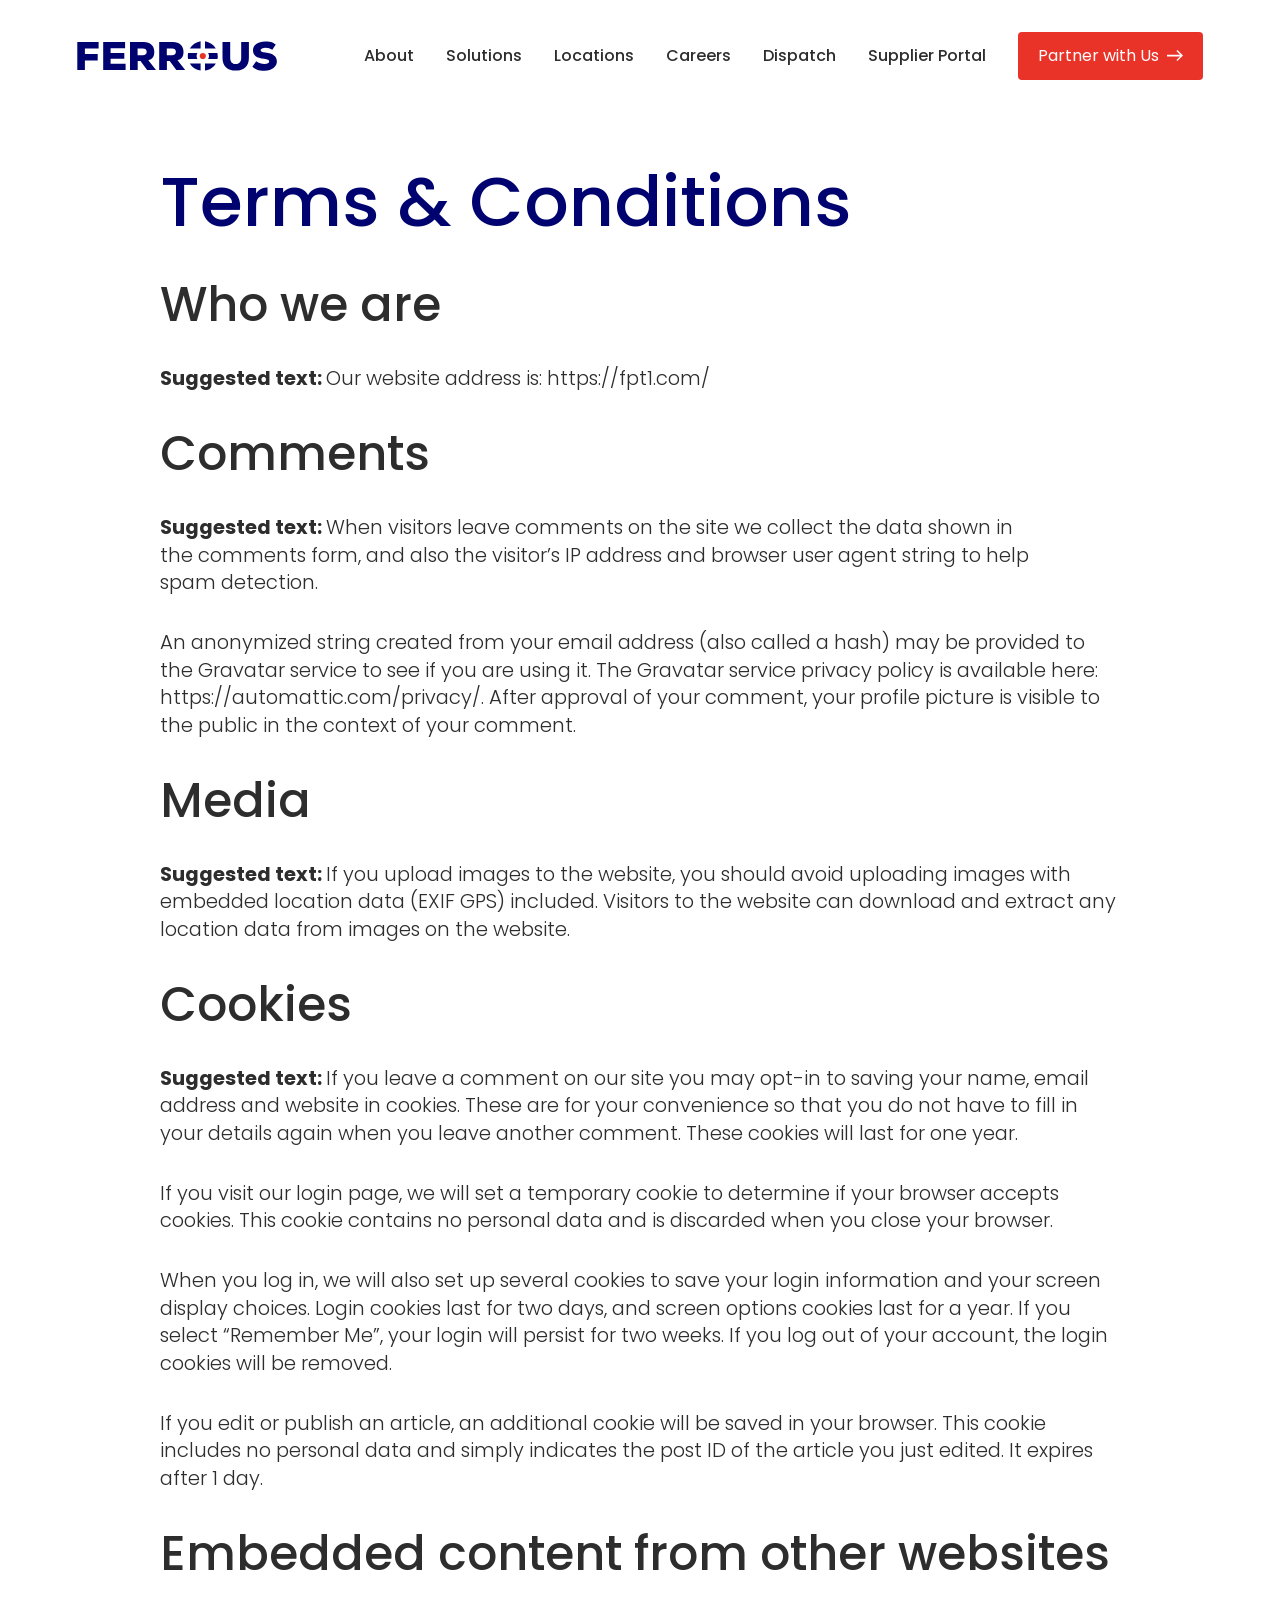
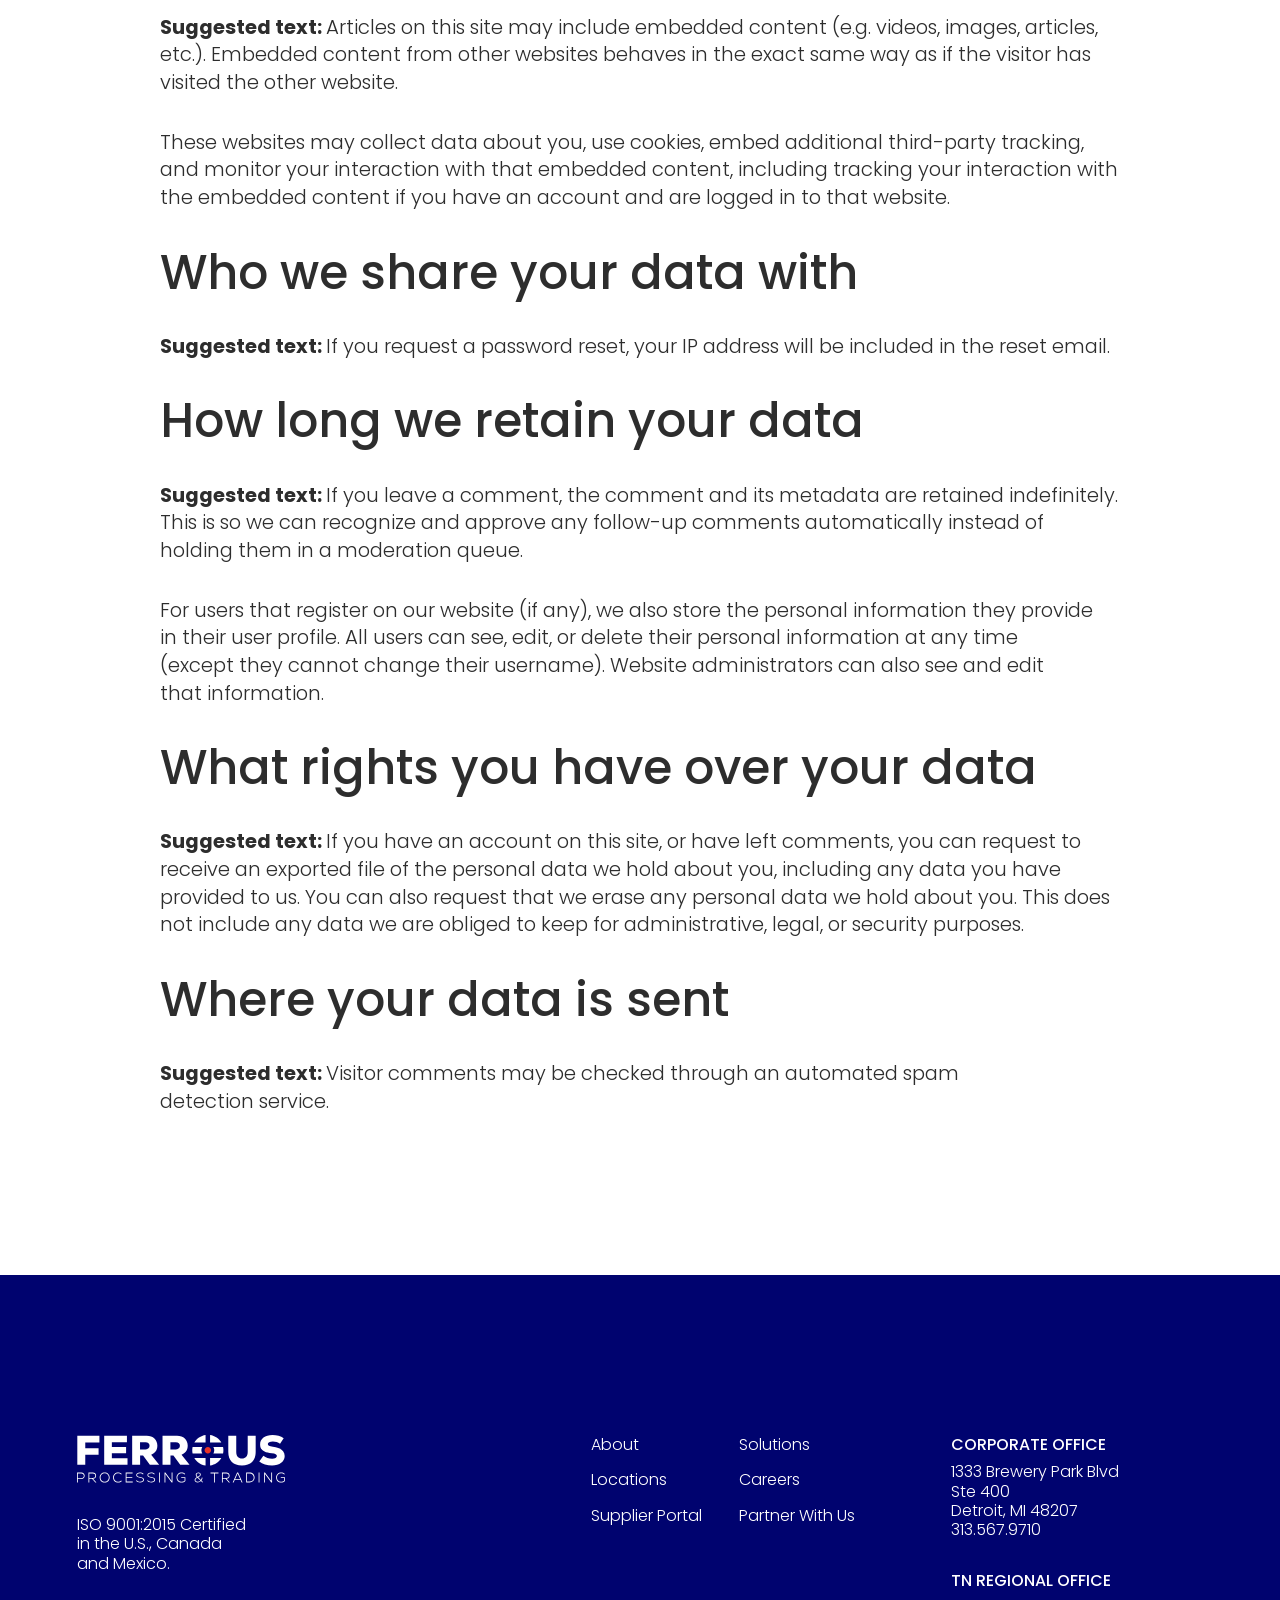
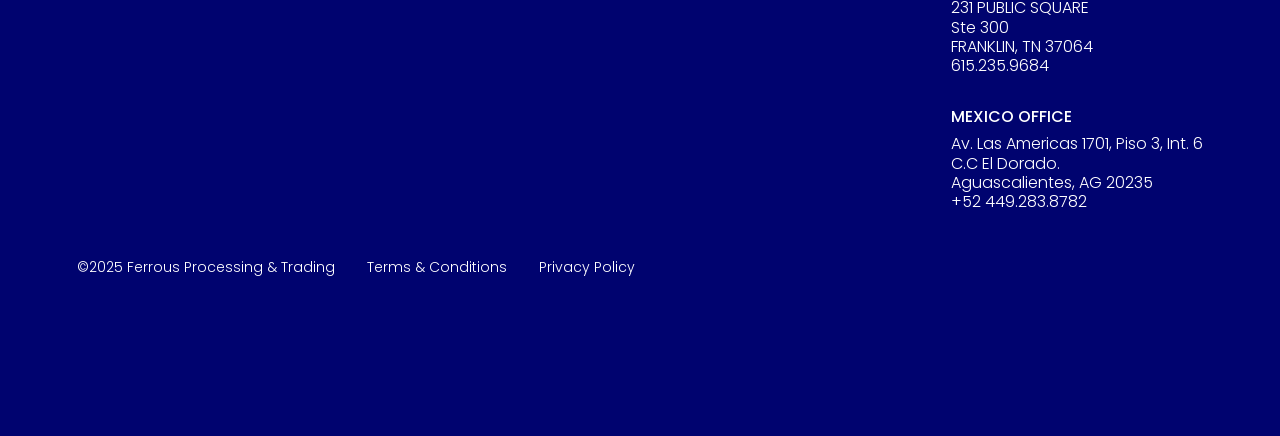
<file: terms-conditions/index.html>
<!DOCTYPE html>
<html lang="en-US">
<head>
	<meta charset="UTF-8">
	<meta name="viewport" content="width=device-width, initial-scale=1">
<meta name="robots" content="max-image-preview:large">
	<style>img:is([sizes="auto" i], [sizes^="auto," i]) { contain-intrinsic-size: 3000px 1500px }</style>
	<title>Terms &amp; Conditions &ndash; Ferrous Processing &amp; Trading</title>
<style id="boldblocks-svg-block-style-inline-css">
.wp-block-boldblocks-svg-block{display:flex}.wp-block-boldblocks-svg-block,.wp-block-boldblocks-svg-block *{box-sizing:border-box}.wp-block-boldblocks-svg-block :not(.use-as-button) svg{display:block;height:100%;width:100%}.wp-block-boldblocks-svg-block .is-invert svg{transform:scaleY(-1)}.wp-block-boldblocks-svg-block .is-flip svg{transform:scaleX(-1)}.wp-block-boldblocks-svg-block .is-flip.is-invert svg{transform:scale(-1)}.wp-block-boldblocks-svg-block[style*="--bb--margin-top--sm"]{margin-top:var(--bb--margin-top--sm)!important}@media(min-width:768px){.wp-block-boldblocks-svg-block[style*="--bb--margin-top--md"]{margin-top:var(--bb--margin-top--md)!important}}@media(min-width:1024px){.wp-block-boldblocks-svg-block[style*="--bb--margin-top--lg"]{margin-top:var(--bb--margin-top--lg)!important}}.wp-block-boldblocks-svg-block[style*="--bb--margin-right--sm"]{margin-right:var(--bb--margin-right--sm)!important}@media(min-width:768px){.wp-block-boldblocks-svg-block[style*="--bb--margin-right--md"]{margin-right:var(--bb--margin-right--md)!important}}@media(min-width:1024px){.wp-block-boldblocks-svg-block[style*="--bb--margin-right--lg"]{margin-right:var(--bb--margin-right--lg)!important}}.wp-block-boldblocks-svg-block[style*="--bb--margin-bottom--sm"]{margin-bottom:var(--bb--margin-bottom--sm)!important}@media(min-width:768px){.wp-block-boldblocks-svg-block[style*="--bb--margin-bottom--md"]{margin-bottom:var(--bb--margin-bottom--md)!important}}@media(min-width:1024px){.wp-block-boldblocks-svg-block[style*="--bb--margin-bottom--lg"]{margin-bottom:var(--bb--margin-bottom--lg)!important}}.wp-block-boldblocks-svg-block[style*="--bb--margin-left--sm"]{margin-left:var(--bb--margin-left--sm)!important}@media(min-width:768px){.wp-block-boldblocks-svg-block[style*="--bb--margin-left--md"]{margin-left:var(--bb--margin-left--md)!important}}@media(min-width:1024px){.wp-block-boldblocks-svg-block[style*="--bb--margin-left--lg"]{margin-left:var(--bb--margin-left--lg)!important}}.wp-block-boldblocks-svg-block[style*="--bb--justify-alignment--"]{display:flex}.wp-block-boldblocks-svg-block[style*="--bb--justify-alignment--sm"]{justify-content:var(--bb--justify-alignment--sm)}@media(min-width:768px){.wp-block-boldblocks-svg-block[style*="--bb--justify-alignment--md"]{justify-content:var(--bb--justify-alignment--md)}}@media(min-width:1024px){.wp-block-boldblocks-svg-block[style*="--bb--justify-alignment--lg"]{justify-content:var(--bb--justify-alignment--lg)}}.wp-block-boldblocks-svg-block[style*="--bb--zindex"]{position:relative;z-index:var(--bb--zindex)}.wp-block-boldblocks-svg-block>.wp-block-boldblocks-svg-block__inner{display:block;line-height:0}.wp-block-boldblocks-svg-block [style*="--bb--width--sm"]{width:var(--bb--width--sm)}@media(min-width:768px){.wp-block-boldblocks-svg-block [style*="--bb--width--md"]{width:var(--bb--width--md)}}@media(min-width:1024px){.wp-block-boldblocks-svg-block [style*="--bb--width--lg"]{width:var(--bb--width--lg)}}.wp-block-boldblocks-svg-block [style*="--bb--height--sm"]{height:var(--bb--height--sm)}@media(min-width:768px){.wp-block-boldblocks-svg-block [style*="--bb--height--md"]{height:var(--bb--height--md)}}@media(min-width:1024px){.wp-block-boldblocks-svg-block [style*="--bb--height--lg"]{height:var(--bb--height--lg)}}.wp-block-boldblocks-svg-block [style*="--bb--padding-top--sm"]{padding-top:var(--bb--padding-top--sm)}@media(min-width:768px){.wp-block-boldblocks-svg-block [style*="--bb--padding-top--md"]{padding-top:var(--bb--padding-top--md)}}@media(min-width:1024px){.wp-block-boldblocks-svg-block [style*="--bb--padding-top--lg"]{padding-top:var(--bb--padding-top--lg)}}.wp-block-boldblocks-svg-block [style*="--bb--padding-right--sm"]{padding-right:var(--bb--padding-right--sm)}@media(min-width:768px){.wp-block-boldblocks-svg-block [style*="--bb--padding-right--md"]{padding-right:var(--bb--padding-right--md)}}@media(min-width:1024px){.wp-block-boldblocks-svg-block [style*="--bb--padding-right--lg"]{padding-right:var(--bb--padding-right--lg)}}.wp-block-boldblocks-svg-block [style*="--bb--padding-bottom--sm"]{padding-bottom:var(--bb--padding-bottom--sm)}@media(min-width:768px){.wp-block-boldblocks-svg-block [style*="--bb--padding-bottom--md"]{padding-bottom:var(--bb--padding-bottom--md)}}@media(min-width:1024px){.wp-block-boldblocks-svg-block [style*="--bb--padding-bottom--lg"]{padding-bottom:var(--bb--padding-bottom--lg)}}.wp-block-boldblocks-svg-block [style*="--bb--padding-left--sm"]{padding-left:var(--bb--padding-left--sm)}@media(min-width:768px){.wp-block-boldblocks-svg-block [style*="--bb--padding-left--md"]{padding-left:var(--bb--padding-left--md)}}@media(min-width:1024px){.wp-block-boldblocks-svg-block [style*="--bb--padding-left--lg"]{padding-left:var(--bb--padding-left--lg)}}.wp-block-boldblocks-svg-block [style*="--bb--border--sm"]{border:var(--bb--border--sm)}@media(min-width:768px){.wp-block-boldblocks-svg-block [style*="--bb--border--md"]{border:var(--bb--border--md)}}@media(min-width:1024px){.wp-block-boldblocks-svg-block [style*="--bb--border--lg"]{border:var(--bb--border--lg)}}.wp-block-boldblocks-svg-block [style*="--bb--border-radius--sm"]{border-radius:var(--bb--border-radius--sm)}@media(min-width:768px){.wp-block-boldblocks-svg-block [style*="--bb--border-radius--md"]{border-radius:var(--bb--border-radius--md)}}@media(min-width:1024px){.wp-block-boldblocks-svg-block [style*="--bb--border-radius--lg"]{border-radius:var(--bb--border-radius--lg)}}.wp-block-boldblocks-svg-block .use-as-button{align-items:center;display:flex;justify-content:center;text-decoration:none}.wp-block-boldblocks-svg-block .use-as-button.icon-right svg{order:1}.wp-block-boldblocks-svg-block .use-as-button.is-edit .button-text{line-height:1}.wp-block-boldblocks-svg-block .use-as-button svg{height:auto!important}.wp-block-boldblocks-svg-block .use-as-button[style*="--bb--svg-width--sm"] svg{width:var(--bb--svg-width--sm)!important}@media(min-width:768px){.wp-block-boldblocks-svg-block .use-as-button[style*="--bb--svg-width--md"] svg{width:var(--bb--svg-width--md)!important}}@media(min-width:1024px){.wp-block-boldblocks-svg-block .use-as-button[style*="--bb--svg-width--lg"] svg{width:var(--bb--svg-width--lg)!important}}.wp-block-boldblocks-svg-block .use-as-button[style*="--bb--gap--sm"]{gap:var(--bb--gap--sm)}@media(min-width:768px){.wp-block-boldblocks-svg-block .use-as-button[style*="--bb--gap--md"]{gap:var(--bb--gap--md)}}@media(min-width:1024px){.wp-block-boldblocks-svg-block .use-as-button[style*="--bb--gap--lg"]{gap:var(--bb--gap--lg)}}.wp-block-boldblocks-svg-block .use-as-button[style*="--bb--text--color:"]{color:var(--bb--text--color)}.wp-block-boldblocks-svg-block [style*="--bb--fill--color:"] [fill],.wp-block-boldblocks-svg-block [style*="--bb--fill--color:"] [fill] *,.wp-block-boldblocks-svg-block [style*="--bb--fill--color:"] svg,.wp-block-boldblocks-svg-block [style*="--bb--fill--color:"] svg *{fill:var(--bb--fill--color)!important}.wp-block-boldblocks-svg-block [style*="--bb--stroke--color:"]{color:var(--bb--stroke--color)}.wp-block-boldblocks-svg-block [style*="--bb--stroke--color:"] [stroke],.wp-block-boldblocks-svg-block [style*="--bb--stroke--color:"] [stroke] *,.wp-block-boldblocks-svg-block [style*="--bb--stroke--color:"] svg,.wp-block-boldblocks-svg-block [style*="--bb--stroke--color:"] svg *{stroke:var(--bb--stroke--color)!important}.wp-block-boldblocks-svg-block [style*="--bb--background--color:"]{background:var(--bb--background--color)}

</style>
<style id="wp-block-group-inline-css">
.wp-block-group{box-sizing:border-box}:where(.wp-block-group.wp-block-group-is-layout-constrained){position:relative}
</style>
<style id="enable-linked-groups-block-styles-inline-css">
.wp-block-group.is-linked{position:relative}.wp-block-group.is-linked:not(.block-editor-block-list__block)>:nth-child(2){margin-block-start:0}.wp-block-group.is-linked a.wp-block-group__link{bottom:0;height:100%;left:0;position:absolute;text-decoration:none!important;width:100%;z-index:3}.wp-block-group.is-linked .wp-block-button,.wp-block-group.is-linked a{position:relative;z-index:4}

</style>
<style id="wp-block-navigation-link-inline-css">
.wp-block-navigation .wp-block-navigation-item__label{overflow-wrap:break-word}.wp-block-navigation .wp-block-navigation-item__description{display:none}.link-ui-tools{border-top:1px solid #f0f0f0;padding:8px}.link-ui-block-inserter{padding-top:8px}.link-ui-block-inserter__back{margin-left:8px;text-transform:uppercase}
</style>
<style id="wp-block-button-inline-css">
.wp-block-button__link{align-content:center;box-sizing:border-box;cursor:pointer;display:inline-block;height:100%;text-align:center;word-break:break-word}.wp-block-button__link.aligncenter{text-align:center}.wp-block-button__link.alignright{text-align:right}:where(.wp-block-button__link){border-radius:9999px;box-shadow:none;padding:calc(.667em + 2px) calc(1.333em + 2px);text-decoration:none}.wp-block-button[style*=text-decoration] .wp-block-button__link{text-decoration:inherit}.wp-block-buttons>.wp-block-button.has-custom-width{max-width:none}.wp-block-buttons>.wp-block-button.has-custom-width .wp-block-button__link{width:100%}.wp-block-buttons>.wp-block-button.has-custom-font-size .wp-block-button__link{font-size:inherit}.wp-block-buttons>.wp-block-button.wp-block-button__width-25{width:calc(25% - var(--wp--style--block-gap, .5em)*.75)}.wp-block-buttons>.wp-block-button.wp-block-button__width-50{width:calc(50% - var(--wp--style--block-gap, .5em)*.5)}.wp-block-buttons>.wp-block-button.wp-block-button__width-75{width:calc(75% - var(--wp--style--block-gap, .5em)*.25)}.wp-block-buttons>.wp-block-button.wp-block-button__width-100{flex-basis:100%;width:100%}.wp-block-buttons.is-vertical>.wp-block-button.wp-block-button__width-25{width:25%}.wp-block-buttons.is-vertical>.wp-block-button.wp-block-button__width-50{width:50%}.wp-block-buttons.is-vertical>.wp-block-button.wp-block-button__width-75{width:75%}.wp-block-button.is-style-squared,.wp-block-button__link.wp-block-button.is-style-squared{border-radius:0}.wp-block-button.no-border-radius,.wp-block-button__link.no-border-radius{border-radius:0!important}:root :where(.wp-block-button .wp-block-button__link.is-style-outline),:root :where(.wp-block-button.is-style-outline>.wp-block-button__link){border:2px solid;padding:.667em 1.333em}:root :where(.wp-block-button .wp-block-button__link.is-style-outline:not(.has-text-color)),:root :where(.wp-block-button.is-style-outline>.wp-block-button__link:not(.has-text-color)){color:currentColor}:root :where(.wp-block-button .wp-block-button__link.is-style-outline:not(.has-background)),:root :where(.wp-block-button.is-style-outline>.wp-block-button__link:not(.has-background)){background-color:initial;background-image:none}
</style>
<style id="enable-button-icons-block-styles-inline-css">
.wp-block-button[class*=has-icon__] .wp-block-button__link{align-items:center;display:flex;gap:.5em}.wp-block-button[class*=has-icon__] .wp-block-button__link span{line-height:0}.wp-block-button[class*=has-icon__] .wp-block-button__link svg{color:currentColor;fill:currentColor}.wp-block-button[class*=has-icon__] .wp-block-button__link.has-text-align-center{justify-content:center}.wp-block-button[class*=has-icon__] .wp-block-button__link.has-text-align-right{justify-content:flex-end}.wp-block-button[class*=has-icon__] .wp-block-button__link.has-text-align-left{justify-content:flex-start}.wp-block-button[class*=has-icon__].has-justified-space-between .wp-block-button__link{justify-content:space-between}.wp-block-button[class*=has-icon__].has-icon__arrow-left svg,.wp-block-button[class*=has-icon__].has-icon__arrow-right svg,.wp-block-button[class*=has-icon__].has-icon__cloud svg,.wp-block-button[class*=has-icon__].has-icon__cloud-upload svg{height:.7em;width:1em}.wp-block-button[class*=has-icon__].has-icon__chevron-left svg,.wp-block-button[class*=has-icon__].has-icon__chevron-right svg{height:.8em;width:.45em}.wp-block-button[class*=has-icon__].has-icon__chevron-left-small svg,.wp-block-button[class*=has-icon__].has-icon__chevron-right-small svg{height:.5em;width:.3em}.wp-block-button[class*=has-icon__].has-icon__comment-author-avatar svg,.wp-block-button[class*=has-icon__].has-icon__help svg,.wp-block-button[class*=has-icon__].has-icon__info svg{height:.9em;width:.9em}.wp-block-button[class*=has-icon__].has-icon__download svg{height:.8em;width:.75em}.wp-block-button[class*=has-icon__].has-icon__external svg{height:.7em;width:.7em}.wp-block-button[class*=has-icon__].has-icon__external-arrow svg{height:.6em;width:.6em}.wp-block-button[class*=has-icon__].has-icon__lock-outline svg{height:.9em;width:.64em}.wp-block-button[class*=has-icon__].has-icon__login svg{height:.8em;width:.8em}.wp-block-button[class*=has-icon__].has-icon__next svg,.wp-block-button[class*=has-icon__].has-icon__previous svg{height:.75em;width:.775em}.wp-block-button[class*=has-icon__].has-icon__shuffle svg,.wp-block-button[class*=has-icon__].has-icon__wordpress svg{height:.9em;width:.9em}

</style>
<style id="wp-block-buttons-inline-css">
.wp-block-buttons{box-sizing:border-box}.wp-block-buttons.is-vertical{flex-direction:column}.wp-block-buttons.is-vertical>.wp-block-button:last-child{margin-bottom:0}.wp-block-buttons>.wp-block-button{display:inline-block;margin:0}.wp-block-buttons.is-content-justification-left{justify-content:flex-start}.wp-block-buttons.is-content-justification-left.is-vertical{align-items:flex-start}.wp-block-buttons.is-content-justification-center{justify-content:center}.wp-block-buttons.is-content-justification-center.is-vertical{align-items:center}.wp-block-buttons.is-content-justification-right{justify-content:flex-end}.wp-block-buttons.is-content-justification-right.is-vertical{align-items:flex-end}.wp-block-buttons.is-content-justification-space-between{justify-content:space-between}.wp-block-buttons.aligncenter{text-align:center}.wp-block-buttons:not(.is-content-justification-space-between,.is-content-justification-right,.is-content-justification-left,.is-content-justification-center) .wp-block-button.aligncenter{margin-left:auto;margin-right:auto;width:100%}.wp-block-buttons[style*=text-decoration] .wp-block-button,.wp-block-buttons[style*=text-decoration] .wp-block-button__link{text-decoration:inherit}.wp-block-buttons.has-custom-font-size .wp-block-button__link{font-size:inherit}.wp-block-buttons .wp-block-button__link{width:100%}.wp-block-button.aligncenter{text-align:center}
</style>
<link rel="stylesheet" id="wp-block-navigation-css" href="/wp-content/plugins/gutenberg/build/block-library/blocks/navigation/style.css" media="all">
<style id="wp-block-heading-inline-css">
h1.has-background,h2.has-background,h3.has-background,h4.has-background,h5.has-background,h6.has-background{padding:1.25em 2.375em}h1.has-text-align-left[style*=writing-mode]:where([style*=vertical-lr]),h1.has-text-align-right[style*=writing-mode]:where([style*=vertical-rl]),h2.has-text-align-left[style*=writing-mode]:where([style*=vertical-lr]),h2.has-text-align-right[style*=writing-mode]:where([style*=vertical-rl]),h3.has-text-align-left[style*=writing-mode]:where([style*=vertical-lr]),h3.has-text-align-right[style*=writing-mode]:where([style*=vertical-rl]),h4.has-text-align-left[style*=writing-mode]:where([style*=vertical-lr]),h4.has-text-align-right[style*=writing-mode]:where([style*=vertical-rl]),h5.has-text-align-left[style*=writing-mode]:where([style*=vertical-lr]),h5.has-text-align-right[style*=writing-mode]:where([style*=vertical-rl]),h6.has-text-align-left[style*=writing-mode]:where([style*=vertical-lr]),h6.has-text-align-right[style*=writing-mode]:where([style*=vertical-rl]){rotate:180deg}
</style>
<style id="wp-block-paragraph-inline-css">
.is-small-text{font-size:.875em}.is-regular-text{font-size:1em}.is-large-text{font-size:2.25em}.is-larger-text{font-size:3em}.has-drop-cap:not(:focus):first-letter{float:left;font-size:8.4em;font-style:normal;font-weight:100;line-height:.68;margin:.05em .1em 0 0;text-transform:uppercase}body.rtl .has-drop-cap:not(:focus):first-letter{float:none;margin-left:.1em}p.has-drop-cap.has-background{overflow:hidden}:root :where(p.has-background){padding:1.25em 2.375em}:where(p.has-text-color:not(.has-link-color)) a{color:inherit}p.has-text-align-left[style*="writing-mode:vertical-lr"],p.has-text-align-right[style*="writing-mode:vertical-rl"]{rotate:180deg}
</style>
<style id="wp-block-post-content-inline-css">
.wp-block-post-content{display:flow-root}
</style>
<style id="wp-block-library-inline-css">
:root{--wp-block-synced-color:#7a00df;--wp-block-synced-color--rgb:122,0,223;--wp-bound-block-color:var(--wp-block-synced-color);--wp-admin-theme-color:#007cba;--wp-admin-theme-color--rgb:0,124,186;--wp-admin-theme-color-darker-10:#006ba1;--wp-admin-theme-color-darker-10--rgb:0,107,161;--wp-admin-theme-color-darker-20:#005a87;--wp-admin-theme-color-darker-20--rgb:0,90,135;--wp-admin-border-width-focus:2px}@media (min-resolution:192dpi){:root{--wp-admin-border-width-focus:1.5px}}.wp-element-button{cursor:pointer}:root{--wp--preset--font-size--normal:16px;--wp--preset--font-size--huge:42px}:root .has-very-light-gray-background-color{background-color:#eee}:root .has-very-dark-gray-background-color{background-color:#313131}:root .has-very-light-gray-color{color:#eee}:root .has-very-dark-gray-color{color:#313131}:root .has-vivid-green-cyan-to-vivid-cyan-blue-gradient-background{background:linear-gradient(135deg,#00d084,#0693e3)}:root .has-purple-crush-gradient-background{background:linear-gradient(135deg,#34e2e4,#4721fb 50%,#ab1dfe)}:root .has-hazy-dawn-gradient-background{background:linear-gradient(135deg,#faaca8,#dad0ec)}:root .has-subdued-olive-gradient-background{background:linear-gradient(135deg,#fafae1,#67a671)}:root .has-atomic-cream-gradient-background{background:linear-gradient(135deg,#fdd79a,#004a59)}:root .has-nightshade-gradient-background{background:linear-gradient(135deg,#330968,#31cdcf)}:root .has-midnight-gradient-background{background:linear-gradient(135deg,#020381,#2874fc)}.has-regular-font-size{font-size:1em}.has-larger-font-size{font-size:2.625em}.has-normal-font-size{font-size:var(--wp--preset--font-size--normal)}.has-huge-font-size{font-size:var(--wp--preset--font-size--huge)}.has-text-align-center{text-align:center}.has-text-align-left{text-align:left}.has-text-align-right{text-align:right}#end-resizable-editor-section{display:none}.aligncenter{clear:both}.items-justified-left{justify-content:flex-start}.items-justified-center{justify-content:center}.items-justified-right{justify-content:flex-end}.items-justified-space-between{justify-content:space-between}.screen-reader-text{word-wrap:normal!important;border:0;clip-path:inset(50%);height:1px;margin:-1px;overflow:hidden;padding:0;position:absolute;width:1px}.screen-reader-text:focus{background-color:#ddd;clip-path:none;color:#444;display:block;font-size:1em;height:auto;left:5px;line-height:normal;padding:15px 23px 14px;text-decoration:none;top:5px;width:auto;z-index:100000}html :where(.has-border-color){border-style:solid}html :where([style*=border-top-color]){border-top-style:solid}html :where([style*=border-right-color]){border-right-style:solid}html :where([style*=border-bottom-color]){border-bottom-style:solid}html :where([style*=border-left-color]){border-left-style:solid}html :where([style*=border-width]){border-style:solid}html :where([style*=border-top-width]){border-top-style:solid}html :where([style*=border-right-width]){border-right-style:solid}html :where([style*=border-bottom-width]){border-bottom-style:solid}html :where([style*=border-left-width]){border-left-style:solid}html :where(img[class*=wp-image-]){height:auto;max-width:100%}:where(figure){margin:0 0 1em}html :where(.is-position-sticky){--wp-admin--admin-bar--position-offset:var(--wp-admin--admin-bar--height,0px)}@media screen and (max-width:600px){html :where(.is-position-sticky){--wp-admin--admin-bar--position-offset:0px}}
</style>
<link rel="stylesheet" id="custom-text-format-css-css" href="/wp-content/plugins/custom-text-formats/css/custom-text-format.css" media="all">
<link rel="stylesheet" id="gctf-editor-css-css" href="/wp-content/uploads/gctf-style/editor-style.css" media="all">
<style id="wp-block-template-skip-link-inline-css">

		.skip-link.screen-reader-text {
			border: 0;
			clip-path: inset(50%);
			height: 1px;
			margin: -1px;
			overflow: hidden;
			padding: 0;
			position: absolute !important;
			width: 1px;
			word-wrap: normal !important;
		}

		.skip-link.screen-reader-text:focus {
			background-color: #eee;
			clip-path: none;
			color: #444;
			display: block;
			font-size: 1em;
			height: auto;
			left: 5px;
			line-height: normal;
			padding: 15px 23px 14px;
			text-decoration: none;
			top: 5px;
			width: auto;
			z-index: 100000;
		}
</style>
<style id="global-styles-inline-css">
:root{--wp--preset--aspect-ratio--square: 1;--wp--preset--aspect-ratio--4-3: 4/3;--wp--preset--aspect-ratio--3-4: 3/4;--wp--preset--aspect-ratio--3-2: 3/2;--wp--preset--aspect-ratio--2-3: 2/3;--wp--preset--aspect-ratio--16-9: 16/9;--wp--preset--aspect-ratio--9-16: 9/16;--wp--preset--color--black: #000000;--wp--preset--color--cyan-bluish-gray: #abb8c3;--wp--preset--color--white: #ffffff;--wp--preset--color--pale-pink: #f78da7;--wp--preset--color--vivid-red: #cf2e2e;--wp--preset--color--luminous-vivid-orange: #ff6900;--wp--preset--color--luminous-vivid-amber: #fcb900;--wp--preset--color--light-green-cyan: #7bdcb5;--wp--preset--color--vivid-green-cyan: #00d084;--wp--preset--color--pale-cyan-blue: #8ed1fc;--wp--preset--color--vivid-cyan-blue: #0693e3;--wp--preset--color--vivid-purple: #9b51e0;--wp--preset--color--base: #FFFFFF;--wp--preset--color--contrast: #2D2D2D;--wp--preset--color--ferrous-blue: #00036F;--wp--preset--color--ferrous-red: #E93328;--wp--preset--color--off-white: #FBFBFB;--wp--preset--gradient--vivid-cyan-blue-to-vivid-purple: linear-gradient(135deg,rgb(6,147,227) 0%,rgb(155,81,224) 100%);--wp--preset--gradient--light-green-cyan-to-vivid-green-cyan: linear-gradient(135deg,rgb(122,220,180) 0%,rgb(0,208,130) 100%);--wp--preset--gradient--luminous-vivid-amber-to-luminous-vivid-orange: linear-gradient(135deg,rgb(252,185,0) 0%,rgb(255,105,0) 100%);--wp--preset--gradient--luminous-vivid-orange-to-vivid-red: linear-gradient(135deg,rgb(255,105,0) 0%,rgb(207,46,46) 100%);--wp--preset--gradient--very-light-gray-to-cyan-bluish-gray: linear-gradient(135deg,rgb(238,238,238) 0%,rgb(169,184,195) 100%);--wp--preset--gradient--cool-to-warm-spectrum: linear-gradient(135deg,rgb(74,234,220) 0%,rgb(151,120,209) 20%,rgb(207,42,186) 40%,rgb(238,44,130) 60%,rgb(251,105,98) 80%,rgb(254,248,76) 100%);--wp--preset--gradient--blush-light-purple: linear-gradient(135deg,rgb(255,206,236) 0%,rgb(152,150,240) 100%);--wp--preset--gradient--blush-bordeaux: linear-gradient(135deg,rgb(254,205,165) 0%,rgb(254,45,45) 50%,rgb(107,0,62) 100%);--wp--preset--gradient--luminous-dusk: linear-gradient(135deg,rgb(255,203,112) 0%,rgb(199,81,192) 50%,rgb(65,88,208) 100%);--wp--preset--gradient--pale-ocean: linear-gradient(135deg,rgb(255,245,203) 0%,rgb(182,227,212) 50%,rgb(51,167,181) 100%);--wp--preset--gradient--electric-grass: linear-gradient(135deg,rgb(202,248,128) 0%,rgb(113,206,126) 100%);--wp--preset--gradient--midnight: linear-gradient(135deg,rgb(2,3,129) 0%,rgb(40,116,252) 100%);--wp--preset--font-size--small: 1rem;--wp--preset--font-size--medium: clamp(1rem, 1rem + ((1vw - 0.2rem) * 0.392), 1.25rem);--wp--preset--font-size--large: clamp(1.25rem, 1.25rem + ((1vw - 0.2rem) * 0.392), 1.5rem);--wp--preset--font-size--x-large: clamp(1.75rem, 1.75rem + ((1vw - 0.2rem) * 0.392), 2rem);--wp--preset--font-size--tiny: 0.625rem;--wp--preset--font-size--x-small: 0.875rem;--wp--preset--font-size--xx-large: clamp(2.5rem, 2.5rem + ((1vw - 0.2rem) * 0.784), 3rem);--wp--preset--font-size--xxx-large: clamp(2.5rem, 2.5rem + ((1vw - 0.2rem) * 3.137), 4.5rem);--wp--preset--font-size--big-marquee: clamp(5rem, 5rem + ((1vw - 0.2rem) * 14.118), 14rem);--wp--preset--font-family--poppins: "Poppins", sans-serif;--wp--preset--spacing--20: 0.625rem;--wp--preset--spacing--30: 1rem;--wp--preset--spacing--40: 2rem;--wp--preset--spacing--50: 3rem;--wp--preset--spacing--60: 6rem;--wp--preset--spacing--70: 8rem;--wp--preset--spacing--80: 10rem;--wp--preset--shadow--natural: 6px 6px 9px rgba(0, 0, 0, 0.2);--wp--preset--shadow--deep: 12px 12px 50px rgba(0, 0, 0, 0.4);--wp--preset--shadow--sharp: 6px 6px 0px rgba(0, 0, 0, 0.2);--wp--preset--shadow--outlined: 6px 6px 0px -3px rgb(255, 255, 255), 6px 6px rgb(0, 0, 0);--wp--preset--shadow--crisp: 6px 6px 0px rgb(0, 0, 0);}:root { --wp--style--global--content-size: 960px;--wp--style--global--wide-size: 1340px; }:where(body) { margin: 0; }.wp-site-blocks { padding-top: var(--wp--style--root--padding-top); padding-bottom: var(--wp--style--root--padding-bottom); }.has-global-padding { padding-right: var(--wp--style--root--padding-right); padding-left: var(--wp--style--root--padding-left); }.has-global-padding > .alignfull { margin-right: calc(var(--wp--style--root--padding-right) * -1); margin-left: calc(var(--wp--style--root--padding-left) * -1); }.has-global-padding :where(:not(.alignfull.is-layout-flow) > .has-global-padding:not(.wp-block-block, .alignfull)) { padding-right: 0; padding-left: 0; }.has-global-padding :where(:not(.alignfull.is-layout-flow) > .has-global-padding:not(.wp-block-block, .alignfull)) > .alignfull { margin-left: 0; margin-right: 0; }.wp-site-blocks > .alignleft { float: left; margin-right: 2em; }.wp-site-blocks > .alignright { float: right; margin-left: 2em; }.wp-site-blocks > .aligncenter { justify-content: center; margin-left: auto; margin-right: auto; }:where(.wp-site-blocks) > * { margin-block-start: 2rem; margin-block-end: 0; }:where(.wp-site-blocks) > :first-child { margin-block-start: 0; }:where(.wp-site-blocks) > :last-child { margin-block-end: 0; }:root { --wp--style--block-gap: 2rem; }:root :where(.is-layout-flow) > :first-child{margin-block-start: 0;}:root :where(.is-layout-flow) > :last-child{margin-block-end: 0;}:root :where(.is-layout-flow) > *{margin-block-start: 2rem;margin-block-end: 0;}:root :where(.is-layout-constrained) > :first-child{margin-block-start: 0;}:root :where(.is-layout-constrained) > :last-child{margin-block-end: 0;}:root :where(.is-layout-constrained) > *{margin-block-start: 2rem;margin-block-end: 0;}:root :where(.is-layout-flex){gap: 2rem;}:root :where(.is-layout-grid){gap: 2rem;}.is-layout-flow > .alignleft{float: left;margin-inline-start: 0;margin-inline-end: 2em;}.is-layout-flow > .alignright{float: right;margin-inline-start: 2em;margin-inline-end: 0;}.is-layout-flow > .aligncenter{margin-left: auto !important;margin-right: auto !important;}.is-layout-constrained > .alignleft{float: left;margin-inline-start: 0;margin-inline-end: 2em;}.is-layout-constrained > .alignright{float: right;margin-inline-start: 2em;margin-inline-end: 0;}.is-layout-constrained > .aligncenter{margin-left: auto !important;margin-right: auto !important;}.is-layout-constrained > :where(:not(.alignleft):not(.alignright):not(.alignfull)){max-width: var(--wp--style--global--content-size);margin-left: auto !important;margin-right: auto !important;}.is-layout-constrained > .alignwide{max-width: var(--wp--style--global--wide-size);}body .is-layout-flex{display: flex;}.is-layout-flex{flex-wrap: wrap;align-items: center;}.is-layout-flex > :is(*, div){margin: 0;}body .is-layout-grid{display: grid;}.is-layout-grid > :is(*, div){margin: 0;}body{background-color: var(--wp--preset--color--base);color: var(--wp--preset--color--contrast);font-family: var(--wp--preset--font-family--poppins);font-size: var(--wp--preset--font-size--medium);font-style: normal;font-weight: 300;letter-spacing: 0px;line-height: 1.4;--wp--style--root--padding-top: 0px;--wp--style--root--padding-right: 6vw;--wp--style--root--padding-bottom: 0px;--wp--style--root--padding-left: 6vw;}a:where(:not(.wp-element-button)){color: currentColor;text-decoration: underline;}:root :where(a:where(:not(.wp-element-button)):hover){text-decoration: none;}h1, h2, h3, h4, h5, h6{font-style: normal;font-weight: 500;line-height: 1.2;}h1{font-size: var(--wp--preset--font-size--xxx-large);font-style: normal;font-weight: 500;line-height: 1.2;}h2{font-size: var(--wp--preset--font-size--xx-large);font-style: normal;font-weight: 500;line-height: 1.2;}h3{font-size: var(--wp--preset--font-size--x-large);font-style: normal;font-weight: 500;line-height: 1.2;}h4{font-size: var(--wp--preset--font-size--large);font-style: normal;font-weight: 500;line-height: 1.2;}h5{font-size: var(--wp--preset--font-size--medium);font-style: normal;font-weight: 500;line-height: 1.2;}h6{font-size: var(--wp--preset--font-size--small);font-style: normal;font-weight: 500;line-height: 1.2;text-transform: uppercase;}:root :where(.wp-element-button, .wp-block-button__link){background-color: var(--wp--preset--color--ferrous-red);border-radius: 0.25rem;border-width: 0;color: var(--wp--preset--color--white);font-family: inherit;font-size: var(--wp--preset--font-size--small);font-weight: 400;line-height: 1.5rem;padding-top: 0.75rem;padding-right: 1.25rem;padding-bottom: 0.75rem;padding-left: 1.25rem;text-decoration: none;}:root :where(.wp-element-button:hover, .wp-block-button__link:hover){background-color: color-mix(in srgb, var(--wp--preset--color--ferrous-red) 90%, black);border-color: transparent;color: var(--wp--preset--color--white);}:root :where(.wp-element-button:focus, .wp-block-button__link:focus){outline-color: var(--wp--preset--color--ferrous-red);outline-offset: 2px;}:root :where(.wp-element-caption, .wp-block-audio figcaption, .wp-block-embed figcaption, .wp-block-gallery figcaption, .wp-block-image figcaption, .wp-block-table figcaption, .wp-block-video figcaption){font-size: var(--wp--preset--font-size--small);line-height: 1.4;}.has-black-color{color: var(--wp--preset--color--black) !important;}.has-cyan-bluish-gray-color{color: var(--wp--preset--color--cyan-bluish-gray) !important;}.has-white-color{color: var(--wp--preset--color--white) !important;}.has-pale-pink-color{color: var(--wp--preset--color--pale-pink) !important;}.has-vivid-red-color{color: var(--wp--preset--color--vivid-red) !important;}.has-luminous-vivid-orange-color{color: var(--wp--preset--color--luminous-vivid-orange) !important;}.has-luminous-vivid-amber-color{color: var(--wp--preset--color--luminous-vivid-amber) !important;}.has-light-green-cyan-color{color: var(--wp--preset--color--light-green-cyan) !important;}.has-vivid-green-cyan-color{color: var(--wp--preset--color--vivid-green-cyan) !important;}.has-pale-cyan-blue-color{color: var(--wp--preset--color--pale-cyan-blue) !important;}.has-vivid-cyan-blue-color{color: var(--wp--preset--color--vivid-cyan-blue) !important;}.has-vivid-purple-color{color: var(--wp--preset--color--vivid-purple) !important;}.has-base-color{color: var(--wp--preset--color--base) !important;}.has-contrast-color{color: var(--wp--preset--color--contrast) !important;}.has-ferrous-blue-color{color: var(--wp--preset--color--ferrous-blue) !important;}.has-ferrous-red-color{color: var(--wp--preset--color--ferrous-red) !important;}.has-off-white-color{color: var(--wp--preset--color--off-white) !important;}.has-black-background-color{background-color: var(--wp--preset--color--black) !important;}.has-cyan-bluish-gray-background-color{background-color: var(--wp--preset--color--cyan-bluish-gray) !important;}.has-white-background-color{background-color: var(--wp--preset--color--white) !important;}.has-pale-pink-background-color{background-color: var(--wp--preset--color--pale-pink) !important;}.has-vivid-red-background-color{background-color: var(--wp--preset--color--vivid-red) !important;}.has-luminous-vivid-orange-background-color{background-color: var(--wp--preset--color--luminous-vivid-orange) !important;}.has-luminous-vivid-amber-background-color{background-color: var(--wp--preset--color--luminous-vivid-amber) !important;}.has-light-green-cyan-background-color{background-color: var(--wp--preset--color--light-green-cyan) !important;}.has-vivid-green-cyan-background-color{background-color: var(--wp--preset--color--vivid-green-cyan) !important;}.has-pale-cyan-blue-background-color{background-color: var(--wp--preset--color--pale-cyan-blue) !important;}.has-vivid-cyan-blue-background-color{background-color: var(--wp--preset--color--vivid-cyan-blue) !important;}.has-vivid-purple-background-color{background-color: var(--wp--preset--color--vivid-purple) !important;}.has-base-background-color{background-color: var(--wp--preset--color--base) !important;}.has-contrast-background-color{background-color: var(--wp--preset--color--contrast) !important;}.has-ferrous-blue-background-color{background-color: var(--wp--preset--color--ferrous-blue) !important;}.has-ferrous-red-background-color{background-color: var(--wp--preset--color--ferrous-red) !important;}.has-off-white-background-color{background-color: var(--wp--preset--color--off-white) !important;}.has-black-border-color{border-color: var(--wp--preset--color--black) !important;}.has-cyan-bluish-gray-border-color{border-color: var(--wp--preset--color--cyan-bluish-gray) !important;}.has-white-border-color{border-color: var(--wp--preset--color--white) !important;}.has-pale-pink-border-color{border-color: var(--wp--preset--color--pale-pink) !important;}.has-vivid-red-border-color{border-color: var(--wp--preset--color--vivid-red) !important;}.has-luminous-vivid-orange-border-color{border-color: var(--wp--preset--color--luminous-vivid-orange) !important;}.has-luminous-vivid-amber-border-color{border-color: var(--wp--preset--color--luminous-vivid-amber) !important;}.has-light-green-cyan-border-color{border-color: var(--wp--preset--color--light-green-cyan) !important;}.has-vivid-green-cyan-border-color{border-color: var(--wp--preset--color--vivid-green-cyan) !important;}.has-pale-cyan-blue-border-color{border-color: var(--wp--preset--color--pale-cyan-blue) !important;}.has-vivid-cyan-blue-border-color{border-color: var(--wp--preset--color--vivid-cyan-blue) !important;}.has-vivid-purple-border-color{border-color: var(--wp--preset--color--vivid-purple) !important;}.has-base-border-color{border-color: var(--wp--preset--color--base) !important;}.has-contrast-border-color{border-color: var(--wp--preset--color--contrast) !important;}.has-ferrous-blue-border-color{border-color: var(--wp--preset--color--ferrous-blue) !important;}.has-ferrous-red-border-color{border-color: var(--wp--preset--color--ferrous-red) !important;}.has-off-white-border-color{border-color: var(--wp--preset--color--off-white) !important;}.has-vivid-cyan-blue-to-vivid-purple-gradient-background{background: var(--wp--preset--gradient--vivid-cyan-blue-to-vivid-purple) !important;}.has-light-green-cyan-to-vivid-green-cyan-gradient-background{background: var(--wp--preset--gradient--light-green-cyan-to-vivid-green-cyan) !important;}.has-luminous-vivid-amber-to-luminous-vivid-orange-gradient-background{background: var(--wp--preset--gradient--luminous-vivid-amber-to-luminous-vivid-orange) !important;}.has-luminous-vivid-orange-to-vivid-red-gradient-background{background: var(--wp--preset--gradient--luminous-vivid-orange-to-vivid-red) !important;}.has-very-light-gray-to-cyan-bluish-gray-gradient-background{background: var(--wp--preset--gradient--very-light-gray-to-cyan-bluish-gray) !important;}.has-cool-to-warm-spectrum-gradient-background{background: var(--wp--preset--gradient--cool-to-warm-spectrum) !important;}.has-blush-light-purple-gradient-background{background: var(--wp--preset--gradient--blush-light-purple) !important;}.has-blush-bordeaux-gradient-background{background: var(--wp--preset--gradient--blush-bordeaux) !important;}.has-luminous-dusk-gradient-background{background: var(--wp--preset--gradient--luminous-dusk) !important;}.has-pale-ocean-gradient-background{background: var(--wp--preset--gradient--pale-ocean) !important;}.has-electric-grass-gradient-background{background: var(--wp--preset--gradient--electric-grass) !important;}.has-midnight-gradient-background{background: var(--wp--preset--gradient--midnight) !important;}.has-small-font-size{font-size: var(--wp--preset--font-size--small) !important;}.has-medium-font-size{font-size: var(--wp--preset--font-size--medium) !important;}.has-large-font-size{font-size: var(--wp--preset--font-size--large) !important;}.has-x-large-font-size{font-size: var(--wp--preset--font-size--x-large) !important;}.has-tiny-font-size{font-size: var(--wp--preset--font-size--tiny) !important;}.has-x-small-font-size{font-size: var(--wp--preset--font-size--x-small) !important;}.has-xx-large-font-size{font-size: var(--wp--preset--font-size--xx-large) !important;}.has-xxx-large-font-size{font-size: var(--wp--preset--font-size--xxx-large) !important;}.has-big-marquee-font-size{font-size: var(--wp--preset--font-size--big-marquee) !important;}.has-poppins-font-family{font-family: var(--wp--preset--font-family--poppins) !important;}
:root :where(.wp-block-buttons-is-layout-flow) > :first-child{margin-block-start: 0;}:root :where(.wp-block-buttons-is-layout-flow) > :last-child{margin-block-end: 0;}:root :where(.wp-block-buttons-is-layout-flow) > *{margin-block-start: 1rem;margin-block-end: 0;}:root :where(.wp-block-buttons-is-layout-constrained) > :first-child{margin-block-start: 0;}:root :where(.wp-block-buttons-is-layout-constrained) > :last-child{margin-block-end: 0;}:root :where(.wp-block-buttons-is-layout-constrained) > *{margin-block-start: 1rem;margin-block-end: 0;}:root :where(.wp-block-buttons-is-layout-flex){gap: 1rem;}:root :where(.wp-block-buttons-is-layout-grid){gap: 1rem;}
:root :where(.wp-block-navigation){font-size: var(--wp--preset--font-size--small);font-weight: 500;}
:root :where(.wp-block-navigation a:where(:not(.wp-element-button))){text-decoration: none;}
:root :where(.wp-block-navigation a:where(:not(.wp-element-button)):hover){text-decoration: underline;}
</style>
<style id="core-block-supports-inline-css">
.wp-container-core-navigation-is-layout-24a44033{justify-content:flex-start;}.wp-container-core-group-is-layout-fc9f69e7{flex-wrap:nowrap;justify-content:flex-start;}.wp-container-core-group-is-layout-9366075c{justify-content:space-between;}.wp-elements-d7eaba8a118e5e8e625d998be845e2a6 a:where(:not(.wp-element-button)){color:var(--wp--preset--color--ferrous-blue);}.wp-container-core-group-is-layout-bcbbe72b > :where(:not(.alignleft):not(.alignright):not(.alignfull)){max-width:13rem;margin-left:0 !important;margin-right:auto !important;}.wp-container-core-group-is-layout-bcbbe72b > .alignwide{max-width:13rem;}.wp-container-core-group-is-layout-bcbbe72b .alignfull{max-width:none;}.wp-container-content-b4c5012d{grid-column:span 1;grid-row:span 1;}.wp-container-core-group-is-layout-29271053{grid-template-columns:repeat(2, minmax(0, 1fr));}.wp-container-core-group-is-layout-12dd3699 > :where(:not(.alignleft):not(.alignright):not(.alignfull)){margin-left:0 !important;}.wp-container-core-group-is-layout-fe9cc265{flex-direction:column;align-items:flex-start;}.wp-container-core-group-is-layout-d0921e6e{align-items:flex-start;}.wp-container-core-group-is-layout-e5edad21{justify-content:space-between;align-items:flex-start;}
</style>
<link rel="stylesheet" id="fpt-style-css" href="/wp-content/themes/ferrous/style.css" media="all">
<script src="/wp-content/plugins/gutenberg/build/hooks/index.min.js" id="wp-hooks-js"></script>
<script src="/wp-content/plugins/gutenberg/build/i18n/index.min.js" id="wp-i18n-js"></script>
<script id="wp-i18n-js-after">
wp.i18n.setLocaleData( { 'text direction\u0004ltr': [ 'ltr' ] } );
</script>
<script src="/wp-includes/js/dist/vendor/wp-polyfill.min.js" id="wp-polyfill-js"></script>
<script src="/wp-content/plugins/gutenberg/build/vendors/react.min.js" id="react-js"></script>
<script src="/wp-content/plugins/gutenberg/build/vendors/react-jsx-runtime.min.js" id="react-jsx-runtime-js"></script>
<script src="/wp-content/plugins/gutenberg/build/vendors/react-dom.min.js" id="react-dom-js"></script>
<script src="/wp-includes/js/jquery/jquery.min.js" id="jquery-core-js"></script>
<script src="/wp-includes/js/jquery/jquery-migrate.min.js" id="jquery-migrate-js"></script>
<script id="asenha-public-js-extra">
var phpVars = {"externalPermalinksEnabled":"1"};
</script>
<script src="/wp-content/plugins/admin-site-enhancements/assets/js/external-permalinks.js" id="asenha-public-js"></script>
<link rel="https://api.w.org/" href="/wp-json/"><link rel="alternate" title="JSON" type="application/json" href="/wp-json/wp/v2/pages/1326"><link rel="EditURI" type="application/rsd+xml" title="RSD" href="/xmlrpc.php?rsd">

<link rel="canonical" href="/terms-conditions/">
<link rel="shortlink" href="/?p=1326">
<link rel="alternate" title="oEmbed (JSON)" type="application/json+oembed" href="/wp-json/oembed/1.0/embed?url=https%3A%2F%2F%2Fterms-conditions%2F">
<link rel="alternate" title="oEmbed (XML)" type="text/xml+oembed" href="/wp-json/oembed/1.0/embed?url=https%3A%2F%2F%2Fterms-conditions%2F&amp;format=xml">


<script type="importmap" id="wp-importmap">
{"imports":{"@wordpress\/interactivity":"\/wp-content\/plugins\/gutenberg\/build-module\/interactivity\/index.min.js"}}
</script>
<script type="module" src="/wp-content/plugins/gutenberg/build-module/block-library/navigation/view.min.js" id="@wordpress/block-library/navigation/view-js-module"></script>
<link rel="modulepreload" href="/wp-content/plugins/gutenberg/build-module/interactivity/index.min.js" id="@wordpress/interactivity-js-modulepreload"><style class="wp-fonts-local">
@font-face{font-family:Poppins;font-style:normal;font-weight:100;font-display:fallback;src:url('/wp-content/themes/ferrous/assets/fonts/poppins/Poppins-100.woff2') format('woff2');}
@font-face{font-family:Poppins;font-style:normal;font-weight:200;font-display:fallback;src:url('/wp-content/themes/ferrous/assets/fonts/poppins/Poppins-200.woff2') format('woff2');}
@font-face{font-family:Poppins;font-style:normal;font-weight:300;font-display:fallback;src:url('/wp-content/themes/ferrous/assets/fonts/poppins/Poppins-300.woff2') format('woff2');}
@font-face{font-family:Poppins;font-style:normal;font-weight:400;font-display:fallback;src:url('/wp-content/themes/ferrous/assets/fonts/poppins/Poppins-400.woff2') format('woff2');}
@font-face{font-family:Poppins;font-style:normal;font-weight:500;font-display:fallback;src:url('/wp-content/themes/ferrous/assets/fonts/poppins/Poppins-500.woff2') format('woff2');}
@font-face{font-family:Poppins;font-style:normal;font-weight:600;font-display:fallback;src:url('/wp-content/themes/ferrous/assets/fonts/poppins/Poppins-600.woff2') format('woff2');}
@font-face{font-family:Poppins;font-style:normal;font-weight:700;font-display:fallback;src:url('/wp-content/themes/ferrous/assets/fonts/poppins/Poppins-700.woff2') format('woff2');}
@font-face{font-family:Poppins;font-style:normal;font-weight:800;font-display:fallback;src:url('/wp-content/themes/ferrous/assets/fonts/poppins/Poppins-800.woff2') format('woff2');}
@font-face{font-family:Poppins;font-style:normal;font-weight:900;font-display:fallback;src:url('/wp-content/themes/ferrous/assets/fonts/poppins/Poppins-900.woff2') format('woff2');}
@font-face{font-family:Poppins;font-style:italic;font-weight:100;font-display:fallback;src:url('/wp-content/themes/ferrous/assets/fonts/poppins/PoppinsItalic-100.woff2') format('woff2');}
@font-face{font-family:Poppins;font-style:italic;font-weight:200;font-display:fallback;src:url('/wp-content/themes/ferrous/assets/fonts/poppins/PoppinsItalic-200.woff2') format('woff2');}
@font-face{font-family:Poppins;font-style:italic;font-weight:300;font-display:fallback;src:url('/wp-content/themes/ferrous/assets/fonts/poppins/PoppinsItalic-300.woff2') format('woff2');}
@font-face{font-family:Poppins;font-style:italic;font-weight:400;font-display:fallback;src:url('/wp-content/themes/ferrous/assets/fonts/poppins/PoppinsItalic-400.woff2') format('woff2');}
@font-face{font-family:Poppins;font-style:italic;font-weight:500;font-display:fallback;src:url('/wp-content/themes/ferrous/assets/fonts/poppins/PoppinsItalic-500.woff2') format('woff2');}
@font-face{font-family:Poppins;font-style:italic;font-weight:600;font-display:fallback;src:url('/wp-content/themes/ferrous/assets/fonts/poppins/PoppinsItalic-600.woff2') format('woff2');}
@font-face{font-family:Poppins;font-style:italic;font-weight:700;font-display:fallback;src:url('/wp-content/themes/ferrous/assets/fonts/poppins/PoppinsItalic-700.woff2') format('woff2');}
@font-face{font-family:Poppins;font-style:italic;font-weight:800;font-display:fallback;src:url('/wp-content/themes/ferrous/assets/fonts/poppins/PoppinsItalic-800.woff2') format('woff2');}
@font-face{font-family:Poppins;font-style:italic;font-weight:900;font-display:fallback;src:url('/wp-content/themes/ferrous/assets/fonts/poppins/PoppinsItalic-900.woff2') format('woff2');}
</style>
<link rel="icon" href="/wp-content/uploads/2025/07/favicon.svg" sizes="32x32">
<link rel="icon" href="/wp-content/uploads/2025/07/favicon.svg" sizes="192x192">
<link rel="apple-touch-icon" href="/wp-content/uploads/2025/07/favicon.svg">
<meta name="msapplication-TileImage" content="/wp-content/uploads/2025/07/favicon.svg">
</head>

<body class="wp-singular page-template-default page page-id-1326 wp-custom-logo wp-embed-responsive wp-theme-ferrous">

<div class="wp-site-blocks"><header class="site-header wp-block-template-part">
<div class="wp-block-group alignfull outer has-global-padding is-layout-constrained wp-block-group-is-layout-constrained">
<div class="wp-block-group alignwide inner is-content-justification-space-between is-layout-flex wp-container-core-group-is-layout-9366075c wp-block-group-is-layout-flex"><div class="wp-block-group id-container is-layout-flow wp-block-group-is-layout-flow is-linked"><a class="wp-block-group__link" href="/" target="_self" rel="follow" aria-hidden="true" tabindex="-1">&nbsp;</a>
<div class="wp-block-boldblocks-svg-block"><a class="wp-block-boldblocks-svg-block__inner" href="/" style="--bb--width--sm:var(--bb--width--lg);--bb--width--md:var(--bb--width--lg);--bb--width--lg:100%"><svg xmlns="http://www.w3.org/2000/svg" width="200" height="30" viewbox="0 0 200 30" fill="none" id="svg_block_6887ad81510e0" aria-labelledby="svg_block_6887ad81510e0_title" role="img"><title id="svg_block_6887ad81510e0_title">Ferrous Processing &amp; Trading</title>
<path d="M123.6.3v7.3h-10.8c2.2-3.8,6.2-6.6,10.8-7.3Z" fill="currentColor"></path>
<path d="M119.6,15c0,1.1.3,2.2.8,3.1h-9.3c-.2-1-.3-2-.3-3.1s.1-2.1.3-3.1h9.3c-.6.9-.8,2-.8,3.1Z" fill="currentColor"></path>
<path d="M112.8,22.4h10.8v7.2c-4.6-.7-8.5-3.4-10.8-7.2Z" fill="currentColor"></path>
<path d="M138.8,7.6h-10.8V.3c4.6.7,8.5,3.4,10.8,7.3Z" fill="currentColor"></path>
<path d="M128,22.4h10.8c-2.2,3.8-6.2,6.6-10.8,7.2v-7.2Z" fill="currentColor"></path>
<path d="M140.8,15c0,1.1-.1,2.1-.3,3.1h-9.3c.6-.9.8-2,.8-3.1s-.3-2.2-.9-3.1h9.3c.2,1,.3,2,.3,3.1Z" fill="currentColor"></path>
<path d="M128.9,15c0,.9-.4,1.6-.9,2.2,0,0,0,0,0,0-.6.5-1.3.9-2.2.9s-1.6-.3-2.2-.9c-.6-.6-.9-1.3-.9-2.2s.3-1.6.9-2.2h0c.6-.6,1.3-.9,2.2-.9s1.6.3,2.2.9c0,0,0,0,0,0,.6.6.9,1.3.9,2.2h0Z" fill="#e93328"></path>
<path d="M7.9,7.5v5.6h12.8v6.3H7.9v9.6H.3V1.1h21.3v6.5H7.9Z" fill="currentColor"></path>
<path d="M48.6,22.8v6.2h-22.4V1.1h21.9v6.1h-14.5v4.7h13.7v5.9h-13.7v5h15.1Z" fill="currentColor"></path>
<path d="M63.5,20h-2.8v9h-7.7V1.1h14c6.2,0,10.3,3.9,10.3,9.6s-2.1,7.1-6,8.6l7.7,9.8h-8.9l-6.6-9h0ZM65.8,7.4h-5.2v6.8h5.2c2.5,0,3.9-1.2,3.9-3.4s-1.4-3.4-3.9-3.4h0Z" fill="currentColor"></path>
<path d="M92.7,20h-2.8v9h-7.7V1.1h14c6.2,0,10.3,3.9,10.3,9.6s-2.1,7.1-6,8.6l7.7,9.8h-8.9l-6.6-9h0ZM95,7.4h-5.2v6.8h5.2c2.5,0,3.9-1.2,3.9-3.4s-1.4-3.4-3.9-3.4h0Z" fill="currentColor"></path>
<path d="M145.5,16.7V1.1h7.7v15.6c0,4,2,6.3,5.5,6.3s5.5-2.3,5.5-6.3V1.1h7.7v15.6c0,8.2-4.7,12.9-13.2,12.9s-13.2-4.7-13.2-12.9h0Z" fill="currentColor"></path>
<path d="M175.3,25.7l3.9-5.4c2.5,1.9,5.2,2.7,8.3,2.7s4.7-1,4.7-2.5-1.5-2.3-5-2.7c-7.7-.7-11.2-3.3-11.2-8.5S180.8.4,188,.4s7.9,1.1,10.8,3.1l-3.5,5.3c-2-1.4-4.3-2.1-6.8-2.1s-4.9.9-4.9,2.4,1.3,2.2,4.9,2.5c7.4.8,11.4,3.9,11.4,9s-4.9,9.1-12.1,9.1-9.3-1.5-12.3-4h0Z" fill="currentColor"></path>
</svg></a></div>
</div>



<div class="wp-block-group is-content-justification-left is-nowrap is-layout-flex wp-container-core-group-is-layout-fc9f69e7 wp-block-group-is-layout-flex"><nav class="is-responsive items-justified-left main-navigation wp-block-navigation is-content-justification-left is-layout-flex wp-container-core-navigation-is-layout-24a44033 wp-block-navigation-is-layout-flex" aria-label="Main Menu" data-wp-interactive="core/navigation" data-wp-context='{"overlayOpenedBy":{"click":false,"hover":false,"focus":false},"type":"overlay","roleAttribute":"","ariaLabel":"Menu"}'><button aria-haspopup="dialog" aria-label="Open menu" class="wp-block-navigation__responsive-container-open" data-wp-on-async--click="actions.openMenuOnClick" data-wp-on--keydown="actions.handleMenuKeydown"><svg width="24" height="24" xmlns="http://www.w3.org/2000/svg" viewbox="0 0 24 24" aria-hidden="true" focusable="false"><rect x="4" y="7.5" width="16" height="1.5"></rect><rect x="4" y="15" width="16" height="1.5"></rect></svg></button>
				<div class="wp-block-navigation__responsive-container" id="modal-1" data-wp-class--has-modal-open="state.isMenuOpen" data-wp-class--is-menu-open="state.isMenuOpen" data-wp-watch="callbacks.initMenu" data-wp-on--keydown="actions.handleMenuKeydown" data-wp-on-async--focusout="actions.handleMenuFocusout" tabindex="-1">
					<div class="wp-block-navigation__responsive-close" tabindex="-1">
						<div class="wp-block-navigation__responsive-dialog" data-wp-bind--aria-modal="state.ariaModal" data-wp-bind--aria-label="state.ariaLabel" data-wp-bind--role="state.roleAttribute">
							<button aria-label="Close menu" class="wp-block-navigation__responsive-container-close" data-wp-on-async--click="actions.closeMenuOnClick"><svg xmlns="http://www.w3.org/2000/svg" viewbox="0 0 24 24" width="24" height="24" aria-hidden="true" focusable="false"><path d="m13.06 12 6.47-6.47-1.06-1.06L12 10.94 5.53 4.47 4.47 5.53 10.94 12l-6.47 6.47 1.06 1.06L12 13.06l6.47 6.47 1.06-1.06L13.06 12Z"></path></svg></button>
							<div class="wp-block-navigation__responsive-container-content" data-wp-watch="callbacks.focusFirstElement" id="modal-1-content">
								<ul class="wp-block-navigation__container is-responsive items-justified-left main-navigation wp-block-navigation"><li class=" wp-block-navigation-item wp-block-navigation-link"><a class="wp-block-navigation-item__content" href="/about/"><span class="wp-block-navigation-item__label">About</span></a></li><li class=" wp-block-navigation-item wp-block-navigation-link"><a class="wp-block-navigation-item__content" href="/solutions/"><span class="wp-block-navigation-item__label">Solutions</span></a></li><li class=" wp-block-navigation-item wp-block-navigation-link"><a class="wp-block-navigation-item__content" href="/locations/"><span class="wp-block-navigation-item__label">Locations</span></a></li><li class=" wp-block-navigation-item wp-block-navigation-link"><a class="wp-block-navigation-item__content" href="/careers/"><span class="wp-block-navigation-item__label">Careers</span></a></li><li class=" wp-block-navigation-item wp-block-navigation-link"><a class="wp-block-navigation-item__content" href="/dispatch/"><span class="wp-block-navigation-item__label">Dispatch</span></a></li><li class=" wp-block-navigation-item wp-block-navigation-link"><a class="wp-block-navigation-item__content" href="https://portal.fptscrap.com/" target="_blank" rel="noopener noreferrer"><span class="wp-block-navigation-item__label">Supplier Portal</span></a></li></ul>
<div class="wp-block-buttons is-layout-flex wp-block-buttons-is-layout-flex">
<div class="wp-block-button has-icon__arrow-right"><a class="wp-block-button__link wp-element-button" href="/partner-with-us/">Partner with Us<span class="wp-block-button__link-icon" aria-hidden="true"><svg viewbox="0 0 16 11" xmlns="http://www.w3.org/2000/svg"><polygon points="0 4.7 13.1180124 4.7 9.44099379 1 10.4347826 0 16 5.5 10.4347826 11 9.44099379 10 13.1180124 6.3 0 6.3"></polygon></svg></span></a></div>
</div>

							</div>
						</div>
					</div>
				</div></nav></div>
</div>
</div>
</header>


<main class="wp-block-group site-main has-global-padding is-layout-constrained wp-block-group-is-layout-constrained"><div class="entry-content alignfull wp-block-post-content has-global-padding is-layout-constrained wp-block-post-content-is-layout-constrained">
<div class="wp-block-group has-global-padding is-layout-constrained wp-block-group-is-layout-constrained" style="padding-top:var(--wp--preset--spacing--80);padding-bottom:var(--wp--preset--spacing--80)">
<h1 class="wp-block-heading has-ferrous-blue-color has-text-color has-link-color wp-elements-d7eaba8a118e5e8e625d998be845e2a6">Terms &amp; Conditions</h1>



<h2 class="wp-block-heading">Who we are</h2>



<p><strong class="privacy-policy-tutorial">Suggested text: </strong>Our website address is: https://fpt1.com/</p>



<h2 class="wp-block-heading">Comments</h2>



<p><strong class="privacy-policy-tutorial">Suggested text: </strong>When visitors leave comments on the site we collect the data shown in the comments form, and also the visitor&rsquo;s IP address and browser user agent string to help spam detection.</p>



<p>An anonymized string created from your email address (also called a hash) may be provided to the Gravatar service to see if you are using it. The Gravatar service privacy policy is available here: https://automattic.com/privacy/. After approval of your comment, your profile picture is visible to the public in the context of your comment.</p>



<h2 class="wp-block-heading">Media</h2>



<p><strong class="privacy-policy-tutorial">Suggested text: </strong>If you upload images to the website, you should avoid uploading images with embedded location data (EXIF GPS) included. Visitors to the website can download and extract any location data from images on the website.</p>



<h2 class="wp-block-heading">Cookies</h2>



<p><strong class="privacy-policy-tutorial">Suggested text: </strong>If you leave a comment on our site you may opt-in to saving your name, email address and website in cookies. These are for your convenience so that you do not have to fill in your details again when you leave another comment. These cookies will last for one year.</p>



<p>If you visit our login page, we will set a temporary cookie to determine if your browser accepts cookies. This cookie contains no personal data and is discarded when you close your browser.</p>



<p>When you log in, we will also set up several cookies to save your login information and your screen display choices. Login cookies last for two days, and screen options cookies last for a year. If you select &ldquo;Remember Me&rdquo;, your login will persist for two weeks. If you log out of your account, the login cookies will be removed.</p>



<p>If you edit or publish an article, an additional cookie will be saved in your browser. This cookie includes no personal data and simply indicates the post ID of the article you just edited. It expires after 1 day.</p>



<h2 class="wp-block-heading">Embedded content from other websites</h2>



<p><strong class="privacy-policy-tutorial">Suggested text: </strong>Articles on this site may include embedded content (e.g. videos, images, articles, etc.). Embedded content from other websites behaves in the exact same way as if the visitor has visited the other website.</p>



<p>These websites may collect data about you, use cookies, embed additional third-party tracking, and monitor your interaction with that embedded content, including tracking your interaction with the embedded content if you have an account and are logged in to that website.</p>



<h2 class="wp-block-heading">Who we share your data with</h2>



<p><strong class="privacy-policy-tutorial">Suggested text: </strong>If you request a password reset, your IP address will be included in the reset email.</p>



<h2 class="wp-block-heading">How long we retain your data</h2>



<p><strong class="privacy-policy-tutorial">Suggested text: </strong>If you leave a comment, the comment and its metadata are retained indefinitely. This is so we can recognize and approve any follow-up comments automatically instead of holding them in a moderation queue.</p>



<p>For users that register on our website (if any), we also store the personal information they provide in their user profile. All users can see, edit, or delete their personal information at any time (except they cannot change their username). Website administrators can also see and edit that information.</p>



<h2 class="wp-block-heading">What rights you have over your data</h2>



<p><strong class="privacy-policy-tutorial">Suggested text: </strong>If you have an account on this site, or have left comments, you can request to receive an exported file of the personal data we hold about you, including any data you have provided to us. You can also request that we erase any personal data we hold about you. This does not include any data we are obliged to keep for administrative, legal, or security purposes.</p>



<h2 class="wp-block-heading">Where your data is sent</h2>



<p><strong class="privacy-policy-tutorial">Suggested text: </strong>Visitor comments may be checked through an automated spam detection service.</p>
</div>
</div></main>


<footer class="site-footer wp-block-template-part">
<div class="wp-block-group site-footer-outer-container has-global-padding is-layout-constrained wp-block-group-is-layout-constrained">
<div class="wp-block-group alignwide site-footer-inner-container has-global-padding is-layout-constrained wp-block-group-is-layout-constrained">
<div class="wp-block-group alignwide site-footer-main is-content-justification-space-between is-layout-flex wp-container-core-group-is-layout-e5edad21 wp-block-group-is-layout-flex">
<div class="wp-block-group site-footer-id-cert has-global-padding is-content-justification-left is-layout-constrained wp-container-core-group-is-layout-bcbbe72b wp-block-group-is-layout-constrained">
<div class="wp-block-boldblocks-svg-block"><a class="wp-block-boldblocks-svg-block__inner" href="/" style="--bb--width--sm:var(--bb--width--lg);--bb--width--md:var(--bb--width--lg);--bb--width--lg:100%"><svg xmlns="http://www.w3.org/2000/svg" width="200" height="46" viewbox="0 0 200 46" fill="none" id="svg_block_6887ad81562e8" aria-labelledby="svg_block_6887ad81562e8_title" role="img"><title id="svg_block_6887ad81562e8_title">Ferrous Processing &amp; Trading</title><path d="M123.609 0V7.25078H112.831C115.069 3.41204 118.998 0.66633 123.609 0Z" fill="currentColor"></path><path d="M119.623 14.6608C119.623 15.76 119.917 16.8206 120.467 17.7498H111.152C110.934 16.7557 110.823 15.7214 110.823 14.6608C110.823 13.6003 110.934 12.5722 111.152 11.5719H120.467C119.917 12.5011 119.623 13.5616 119.623 14.6608Z" fill="currentColor"></path><path d="M112.831 22.0786H123.609V29.3248C118.998 28.6584 115.069 25.9127 112.831 22.0786Z" fill="currentColor"></path><path d="M138.766 7.25078H127.981V0C132.597 0.66633 136.528 3.41204 138.766 7.25078Z" fill="currentColor"></path><path d="M127.981 22.0786H138.766C136.523 25.9112 132.598 28.6569 127.981 29.3248V22.0786Z" fill="currentColor"></path><path d="M140.781 14.6608C140.781 15.7214 140.664 16.7541 140.448 17.7498H131.133C131.683 16.8206 131.972 15.7662 131.972 14.6608C131.972 13.5554 131.678 12.5057 131.122 11.5719H140.448C140.666 12.5722 140.781 13.6049 140.781 14.6608Z" fill="currentColor"></path><path d="M128.916 14.6608C128.916 15.5127 128.566 16.2872 128.005 16.8484C127.998 16.8546 127.987 16.8654 127.983 16.8701C127.416 17.4143 126.65 17.7498 125.8 17.7498C124.95 17.7498 124.172 17.4096 123.611 16.8654C123.033 16.2996 122.678 15.5189 122.678 14.6608C122.678 13.8028 123.028 13.0391 123.595 12.4794L123.612 12.4624C124.173 11.9136 124.945 11.5719 125.802 11.5719C126.658 11.5719 127.417 11.9074 127.984 12.4562C127.991 12.4624 128.002 12.4732 128.006 12.4779C128.567 13.0391 128.917 13.8074 128.917 14.6593L128.916 14.6608Z" fill="#E93328"></path><path d="M7.92502 7.23218V12.8102H20.7313V19.1055H7.92502V28.6676H0.275024V0.777588H21.5375V7.23218H7.92502Z" fill="currentColor"></path><path d="M48.5594 22.4526V28.6691H26.1298V0.777588H47.9954V6.9137H33.4985V11.5765H47.1891V17.4729H33.4985V22.4542H48.5594V22.4526Z" fill="currentColor"></path><path d="M63.5016 19.6636H60.6828V28.6691H53.0312V0.777588H67.0047C73.2469 0.777588 77.2734 4.68281 77.2734 10.3397C77.2734 14.4428 75.2203 17.4714 71.3141 18.9061L79.0047 28.6676H70.0656L63.5016 19.6621V19.6636ZM65.8375 7.07294H60.6031V13.846H65.8375C68.375 13.846 69.7437 12.6509 69.7437 10.4587C69.7437 8.26646 68.375 7.07139 65.8375 7.07139V7.07294Z" fill="currentColor"></path><path d="M92.7 19.6636H89.8813V28.6691H82.2297V0.777588H96.2032C102.445 0.777588 106.472 4.68281 106.472 10.3397C106.472 14.4428 104.419 17.4714 100.513 18.9061L108.203 28.6676H99.2641L92.7 19.6621V19.6636ZM95.0344 7.07294H89.8V13.846H95.0344C97.5719 13.846 98.9407 12.6509 98.9407 10.4587C98.9407 8.26646 97.5719 7.07139 95.0344 7.07139V7.07294Z" fill="currentColor"></path><path d="M145.481 16.3969V0.777588H153.133V16.3969C153.133 20.381 155.106 22.6923 158.65 22.6923C162.194 22.6923 164.167 20.381 164.167 16.3969V0.777588H171.819V16.3969C171.819 24.6047 167.108 29.2659 158.65 29.2659C150.192 29.2659 145.483 24.6047 145.483 16.3969H145.481Z" fill="currentColor"></path><path d="M175.283 25.401L179.23 19.9823C181.726 21.8545 184.384 22.7311 187.566 22.7311C190.466 22.7311 192.237 21.7756 192.237 20.2203C192.237 18.6651 190.748 17.8704 187.284 17.5504C179.553 16.833 176.089 14.2033 176.089 9.06434C176.089 3.64558 180.841 0.0588379 188.009 0.0588379C192.036 0.0588379 195.942 1.17506 198.761 3.12767L195.258 8.42584C193.244 7.07153 190.908 6.35419 188.412 6.35419C185.351 6.35419 183.5 7.26942 183.5 8.74432C183.5 10.2192 184.789 10.9366 188.372 11.2937C195.781 12.0512 199.728 15.1587 199.728 20.2992C199.728 25.7179 194.816 29.3835 187.608 29.3835C182.897 29.3835 178.306 27.9086 175.286 25.3995L175.283 25.401Z" fill="currentColor"></path><path d="M7.35781 39.298C7.35781 41.1285 6.14688 42.407 4.12031 42.407H0.801563V45.5964H0V36.175H4.12031C6.14688 36.175 7.35781 37.4675 7.35781 39.298ZM6.55625 39.298C6.55625 37.8849 5.67188 36.9295 4.09531 36.9295H0.801563V41.6526H4.09375C5.67188 41.6526 6.55469 40.6971 6.55469 39.298H6.55625Z" fill="currentColor"></path><path d="M14.3797 42.0716H11.7953V45.598H10.9938V36.1766H15.1828C17.0875 36.1766 18.3375 37.3609 18.3375 39.1233C18.3375 40.8858 17.1953 41.9757 15.4141 42.07L18.6781 45.5965H17.6313L14.3813 42.07L14.3797 42.0716ZM11.7953 36.9435V41.3048H15.1953C16.6375 41.3048 17.5344 40.4575 17.5344 39.1249C17.5344 37.7922 16.636 36.945 15.1953 36.945H11.7953V36.9435Z" fill="currentColor"></path><path d="M21.7687 40.8872C21.7687 38.007 23.7406 36.0018 26.5827 36.0018C29.4249 36.0018 31.3984 38.007 31.3984 40.8872C31.3984 43.7674 29.4124 45.7726 26.5827 45.7726C23.7531 45.7726 21.7687 43.7674 21.7687 40.8872ZM30.5827 40.8872C30.5827 38.4646 28.9374 36.7687 26.5843 36.7687C24.2312 36.7687 22.5718 38.4646 22.5718 40.8872C22.5718 43.3098 24.2312 45.0058 26.5843 45.0058C28.9374 45.0058 30.5827 43.3098 30.5827 40.8872Z" fill="currentColor"></path><path d="M34.6672 40.8872C34.6672 38.0209 36.6797 36.0018 39.5641 36.0018C40.8829 36.0018 42.0813 36.4996 42.9782 37.4288L42.4204 37.9405C41.6719 37.1737 40.6797 36.7702 39.5782 36.7702C37.1579 36.7702 35.4704 38.4523 35.4704 40.8888C35.4704 43.3253 37.1563 45.0073 39.5782 45.0073C40.6797 45.0073 41.7141 44.5899 42.4891 43.837L43.0329 44.375C42.1219 45.2763 40.911 45.7742 39.5641 45.7742C36.6813 45.7742 34.6672 43.7551 34.6672 40.8888V40.8872Z" fill="currentColor"></path><path d="M53.5906 44.8296V45.5964H46.8031V36.175H53.4265V36.9295H47.6047V40.4559H53.1672V41.2089H47.6047V44.8296H53.589H53.5906Z" fill="currentColor"></path><path d="M56.7219 44.103L57.225 43.5372C57.8906 44.3983 59.2657 45.0044 60.6125 45.0044C62.4219 45.0044 63.55 44.2917 63.55 43.1476C63.55 42.084 62.8016 41.614 60.5031 41.1826C57.9328 40.725 56.9531 39.9845 56.9531 38.5049C56.9531 37.0254 58.4078 36.0159 60.5438 36.0159C61.8906 36.0159 63.1 36.4735 63.9438 37.3207L63.4813 37.8865C62.761 37.1599 61.7 36.7425 60.5297 36.7425C58.8703 36.7425 57.7547 37.4552 57.7547 38.5189C57.7547 39.5825 58.5031 40.0401 60.625 40.4436C63.4141 40.9415 64.3656 41.6279 64.3656 43.1213C64.3656 44.7369 62.9094 45.7588 60.611 45.7588C59.0875 45.7588 57.5781 45.1126 56.7203 44.103H56.7219Z" fill="currentColor"></path><path d="M67.4563 44.103L67.9594 43.5372C68.625 44.3983 70 45.0044 71.3469 45.0044C73.1563 45.0044 74.2844 44.2917 74.2844 43.1476C74.2844 42.084 73.536 41.614 71.2375 41.1826C68.6672 40.725 67.6875 39.9845 67.6875 38.5049C67.6875 37.0254 69.1422 36.0159 71.2781 36.0159C72.625 36.0159 73.8344 36.4735 74.6782 37.3207L74.2157 37.8865C73.4953 37.1599 72.4344 36.7425 71.2641 36.7425C69.6047 36.7425 68.4891 37.4552 68.4891 38.5189C68.4891 39.5825 69.2375 40.0401 71.3594 40.4436C74.1485 40.9415 75.1 41.6279 75.1 43.1213C75.1 44.7369 73.6438 45.7588 71.3453 45.7588C69.8219 45.7588 68.3125 45.1126 67.4547 44.103H67.4563Z" fill="currentColor"></path><path d="M78.8718 36.1766H79.6734V45.598H78.8718V36.1766Z" fill="currentColor"></path><path d="M91.8078 36.1766V45.598H91.0047L84.9656 37.4567V45.598H84.1641V36.1766H84.9797L90.9922 44.2777V36.1766H91.8078Z" fill="currentColor"></path><path d="M104.217 40.6446V44.2515C103.223 45.261 101.986 45.7588 100.572 45.7588C97.675 45.7588 95.6891 43.7799 95.6891 40.8873C95.6891 37.9948 97.6891 36.0159 100.613 36.0159C101.919 36.0159 103.102 36.4998 104.053 37.4289L103.522 37.9808C102.733 37.2001 101.7 36.7827 100.611 36.7827C98.1625 36.7827 96.4891 38.4385 96.4891 40.8873C96.4891 43.3362 98.1485 44.992 100.57 44.992C101.672 44.992 102.706 44.6024 103.441 43.9283V41.3852H100.203V40.6446H104.216H104.217Z" fill="currentColor"></path><path d="M120.584 45.6908L119.211 44.3582C118.367 45.2595 117.266 45.731 116.109 45.731C114.328 45.731 113.077 44.8019 113.077 43.3888C113.077 42.2448 113.933 41.2352 115.308 40.5364C114.505 39.7016 114.178 39.0291 114.178 38.2483C114.178 36.9559 115.28 36.0406 116.789 36.0406C118.095 36.0406 119.02 36.8755 119.02 38.0458C119.02 39.3105 118 40.0371 116.572 40.6972L119.156 43.2404C119.659 42.4736 119.972 41.5444 120.014 40.8858L120.734 41.0064C120.639 42.0021 120.258 42.9575 119.7 43.7661L121.128 45.1652L120.584 45.6908ZM118.708 43.848L115.811 41.0358C114.641 41.5738 113.88 42.4226 113.88 43.3363C113.88 44.3597 114.778 45.0044 116.111 45.0044C117.062 45.0044 117.987 44.6133 118.709 43.8464L118.708 43.848ZM114.98 38.2762C114.98 38.8683 115.211 39.3398 116.067 40.2149C117.331 39.6088 118.23 39.0569 118.23 38.0752C118.23 37.2945 117.631 36.7704 116.761 36.7704C115.714 36.7704 114.98 37.3888 114.98 38.2777V38.2762Z" fill="currentColor"></path><path d="M136.027 36.9435H132.613V45.5965H131.809V36.9435H128.395V36.1766H136.025V36.9435H136.027Z" fill="currentColor"></path><path d="M142.777 42.0716H140.192V45.598H139.391V36.1766H143.58C145.484 36.1766 146.734 37.3609 146.734 39.1233C146.734 40.8858 145.592 41.9757 143.811 42.07L147.075 45.5965H146.028L142.778 42.07L142.777 42.0716ZM140.192 36.9435V41.3048H143.592C145.034 41.3048 145.931 40.4575 145.931 39.1249C145.931 37.7922 145.033 36.945 143.592 36.945H140.192V36.9435Z" fill="currentColor"></path><path d="M157.292 43.3099H151.634L150.6 45.598H149.73L154 36.1766H154.925L159.195 45.598H158.311L157.291 43.3099H157.292ZM151.973 42.5555H156.951L154.462 37.0115L151.973 42.5555Z" fill="currentColor"></path><path d="M170.789 40.8873C170.789 43.6871 168.817 45.598 165.961 45.598H162.683V36.1766H165.961C168.817 36.1766 170.789 38.0875 170.789 40.8873ZM169.973 40.8873C169.973 38.559 168.328 36.9435 165.961 36.9435H163.486V44.8296H165.961C168.328 44.8296 169.973 43.2141 169.973 40.8858V40.8873Z" fill="currentColor"></path><path d="M174.655 36.1766H175.456V45.598H174.655V36.1766Z" fill="currentColor"></path><path d="M187.592 36.1766V45.598H186.789L180.75 37.4567V45.598H179.948V36.1766H180.764L186.776 44.2777V36.1766H187.592Z" fill="currentColor"></path><path d="M200 40.6446V44.2515C199.006 45.261 197.769 45.7588 196.355 45.7588C193.458 45.7588 191.472 43.7799 191.472 40.8873C191.472 37.9948 193.472 36.0159 196.395 36.0159C197.701 36.0159 198.884 36.4998 199.836 37.4289L199.305 37.9808C198.516 37.2001 197.483 36.7827 196.394 36.7827C193.945 36.7827 192.272 38.4385 192.272 40.8873C192.272 43.3362 193.931 44.992 196.353 44.992C197.455 44.992 198.489 44.6024 199.223 43.9283V41.3852H195.986V40.6446H199.998H200Z" fill="currentColor"></path></svg></a></div>



<p>ISO 9001:2015 Certified in the U.S., Canada and Mexico.</p>
</div>



<div class="wp-block-group site-footer-sitemap-contacts is-layout-flex wp-container-core-group-is-layout-d0921e6e wp-block-group-is-layout-flex">
<div class="wp-block-group site-footer-sitemap-grid is-layout-grid wp-container-core-group-is-layout-29271053 wp-block-group-is-layout-grid">
<p class="wp-container-content-b4c5012d"><a href="/about/" data-type="page" data-id="75">About</a></p>



<p class="wp-container-content-b4c5012d"><a href="/solutions/" data-type="page" data-id="211">Solutions</a></p>



<p class="wp-container-content-b4c5012d"><a href="/locations/" data-type="page" data-id="211">Locations</a></p>



<p class="wp-container-content-b4c5012d"><a href="/careers/" data-type="page" data-id="75">Careers</a></p>



<p class="wp-container-content-b4c5012d"><a href="https://portal.fptscrap.com/" data-type="page" data-id="211" target="_blank" rel="noreferrer noopener nofollow">Supplier Portal</a></p>



<p class="wp-container-content-b4c5012d"><a href="/partner-with-us/" data-type="page" data-id="211">Partner With Us</a></p>
</div>



<div class="wp-block-group site-footer-contacts is-vertical is-layout-flex wp-container-core-group-is-layout-fe9cc265 wp-block-group-is-layout-flex">
<div class="wp-block-group has-global-padding is-content-justification-left is-layout-constrained wp-container-core-group-is-layout-12dd3699 wp-block-group-is-layout-constrained">
<h6 class="wp-block-heading">Corporate Office</h6>



<p>1333 Brewery Park Blvd<br>Ste 400<br>Detroit, MI 48207<br><a href="tel:3135679710">313.567.9710</a></p>
</div>



<div class="wp-block-group has-global-padding is-content-justification-left is-layout-constrained wp-container-core-group-is-layout-12dd3699 wp-block-group-is-layout-constrained">
<h6 class="wp-block-heading">TN Regional Office</h6>



<p>231 PUBLIC SQUARE<br>Ste 300<br>FRANKLIN, TN 37064<br><a href="tel:6152359684">615.235.9684</a></p>
</div>



<div class="wp-block-group has-global-padding is-content-justification-left is-layout-constrained wp-container-core-group-is-layout-12dd3699 wp-block-group-is-layout-constrained">
<h6 class="wp-block-heading">Mexico Office</h6>



<p>Av. Las Americas 1701, Piso 3, Int. 6<br>C.C El Dorado.<br>Aguascalientes, AG 20235<br><a href="tel:524492838782">+52 449.283.8782</a></p>
</div>
</div>
</div>
</div>



<div class="wp-block-group alignfull site-footer-legalese has-x-small-font-size is-layout-flex wp-block-group-is-layout-flex">
<p>&copy;2025 Ferrous Processing &amp; Trading </p>



<p><a href="/terms-conditions/" data-type="page" data-id="1326">Terms &amp; Conditions</a></p>



<p><a href="/privacy-policy/" data-type="page" data-id="3">Privacy Policy</a></p>
</div>
</div>
</div>
</footer></div>
<script type="speculationrules">
{"prefetch":[{"source":"document","where":{"and":[{"href_matches":"\/*"},{"not":{"href_matches":["\/wp-*.php","\/wp-admin\/*","\/wp-content\/uploads\/*","\/wp-content\/*","\/wp-content\/plugins\/*","\/wp-content\/themes\/ferrous\/*","\/*\\?(.+)"]}},{"not":{"selector_matches":"a[rel~=\"nofollow\"]"}},{"not":{"selector_matches":".no-prefetch, .no-prefetch a"}}]},"eagerness":"conservative"}]}
</script>
        <span class="ssp-id" style="display:none">1326</span>
		<script src="/wp-content/plugins/gutenberg/build/dom-ready/index.min.js" id="wp-dom-ready-js"></script>
<script src="/wp-content/plugins/gutenberg/build/a11y/index.min.js" id="wp-a11y-js"></script>
<script src="/wp-content/plugins/gutenberg/build/deprecated/index.min.js" id="wp-deprecated-js"></script>
<script src="/wp-content/plugins/gutenberg/build/dom/index.min.js" id="wp-dom-js"></script>
<script src="/wp-content/plugins/gutenberg/build/escape-html/index.min.js" id="wp-escape-html-js"></script>
<script src="/wp-content/plugins/gutenberg/build/element/index.min.js" id="wp-element-js"></script>
<script src="/wp-content/plugins/gutenberg/build/is-shallow-equal/index.min.js" id="wp-is-shallow-equal-js"></script>
<script src="/wp-content/plugins/gutenberg/build/keycodes/index.min.js" id="wp-keycodes-js"></script>
<script src="/wp-content/plugins/gutenberg/build/priority-queue/index.min.js" id="wp-priority-queue-js"></script>
<script src="/wp-content/plugins/gutenberg/build/compose/index.min.js" id="wp-compose-js"></script>
<script src="/wp-content/plugins/gutenberg/build/private-apis/index.min.js" id="wp-private-apis-js"></script>
<script src="/wp-content/plugins/gutenberg/build/redux-routine/index.min.js" id="wp-redux-routine-js"></script>
<script src="/wp-content/plugins/gutenberg/build/data/index.min.js" id="wp-data-js"></script>
<script id="wp-data-js-after">
( function() {
	var userId = 0;
	var storageKey = "WP_DATA_USER_" + userId;
	wp.data
		.use( wp.data.plugins.persistence, { storageKey: storageKey } );
} )();
</script>
<script src="/wp-content/plugins/gutenberg/build/rich-text/index.min.js" id="wp-rich-text-js"></script>
<script id="gctf-editor-js-js-extra">
var formatsArray = [["6887ad813c8c0","no-underline-link","No Underline Link","\/wp-content\/uploads\/gctf\/No Underline Link.svg","span","ferrous-no-underline-link","wrap",""],["6887ad813cca8","thin","Extra Light Weight","\/wp-content\/uploads\/gctf\/Extra Light Weight.svg","span","ferrous-font-weight-xlight","wrap",""]];
</script>
<script src="/wp-content/plugins/custom-text-formats/js/custom-text-format.js" id="gctf-editor-js-js"></script>
<script id="wp-block-template-skip-link-js-after">
	( function() {
		var skipLinkTarget = document.querySelector( 'main' ),
			sibling,
			skipLinkTargetID,
			skipLink;

		// Early exit if a skip-link target can't be located.
		if ( ! skipLinkTarget ) {
			return;
		}

		/*
		 * Get the site wrapper.
		 * The skip-link will be injected in the beginning of it.
		 */
		sibling = document.querySelector( '.wp-site-blocks' );

		// Early exit if the root element was not found.
		if ( ! sibling ) {
			return;
		}

		// Get the skip-link target's ID, and generate one if it doesn't exist.
		skipLinkTargetID = skipLinkTarget.id;
		if ( ! skipLinkTargetID ) {
			skipLinkTargetID = 'wp--skip-link--target';
			skipLinkTarget.id = skipLinkTargetID;
		}

		// Create the skip link.
		skipLink = document.createElement( 'a' );
		skipLink.classList.add( 'skip-link', 'screen-reader-text' );
		skipLink.id = 'wp-skip-link';
		skipLink.href = '#' + skipLinkTargetID;
		skipLink.innerText = 'Skip to content';

		// Inject the skip link.
		sibling.parentElement.insertBefore( skipLink, sibling );
	}() );
	
</script>
<script src="/wp-content/themes/ferrous/assets/js/script.js" id="fpt-scripts-js"></script>
<script src="/wp-content/plugins/page-links-to/dist/new-tab.js" id="page-links-to-js"></script>
</body>
</html>
</file>
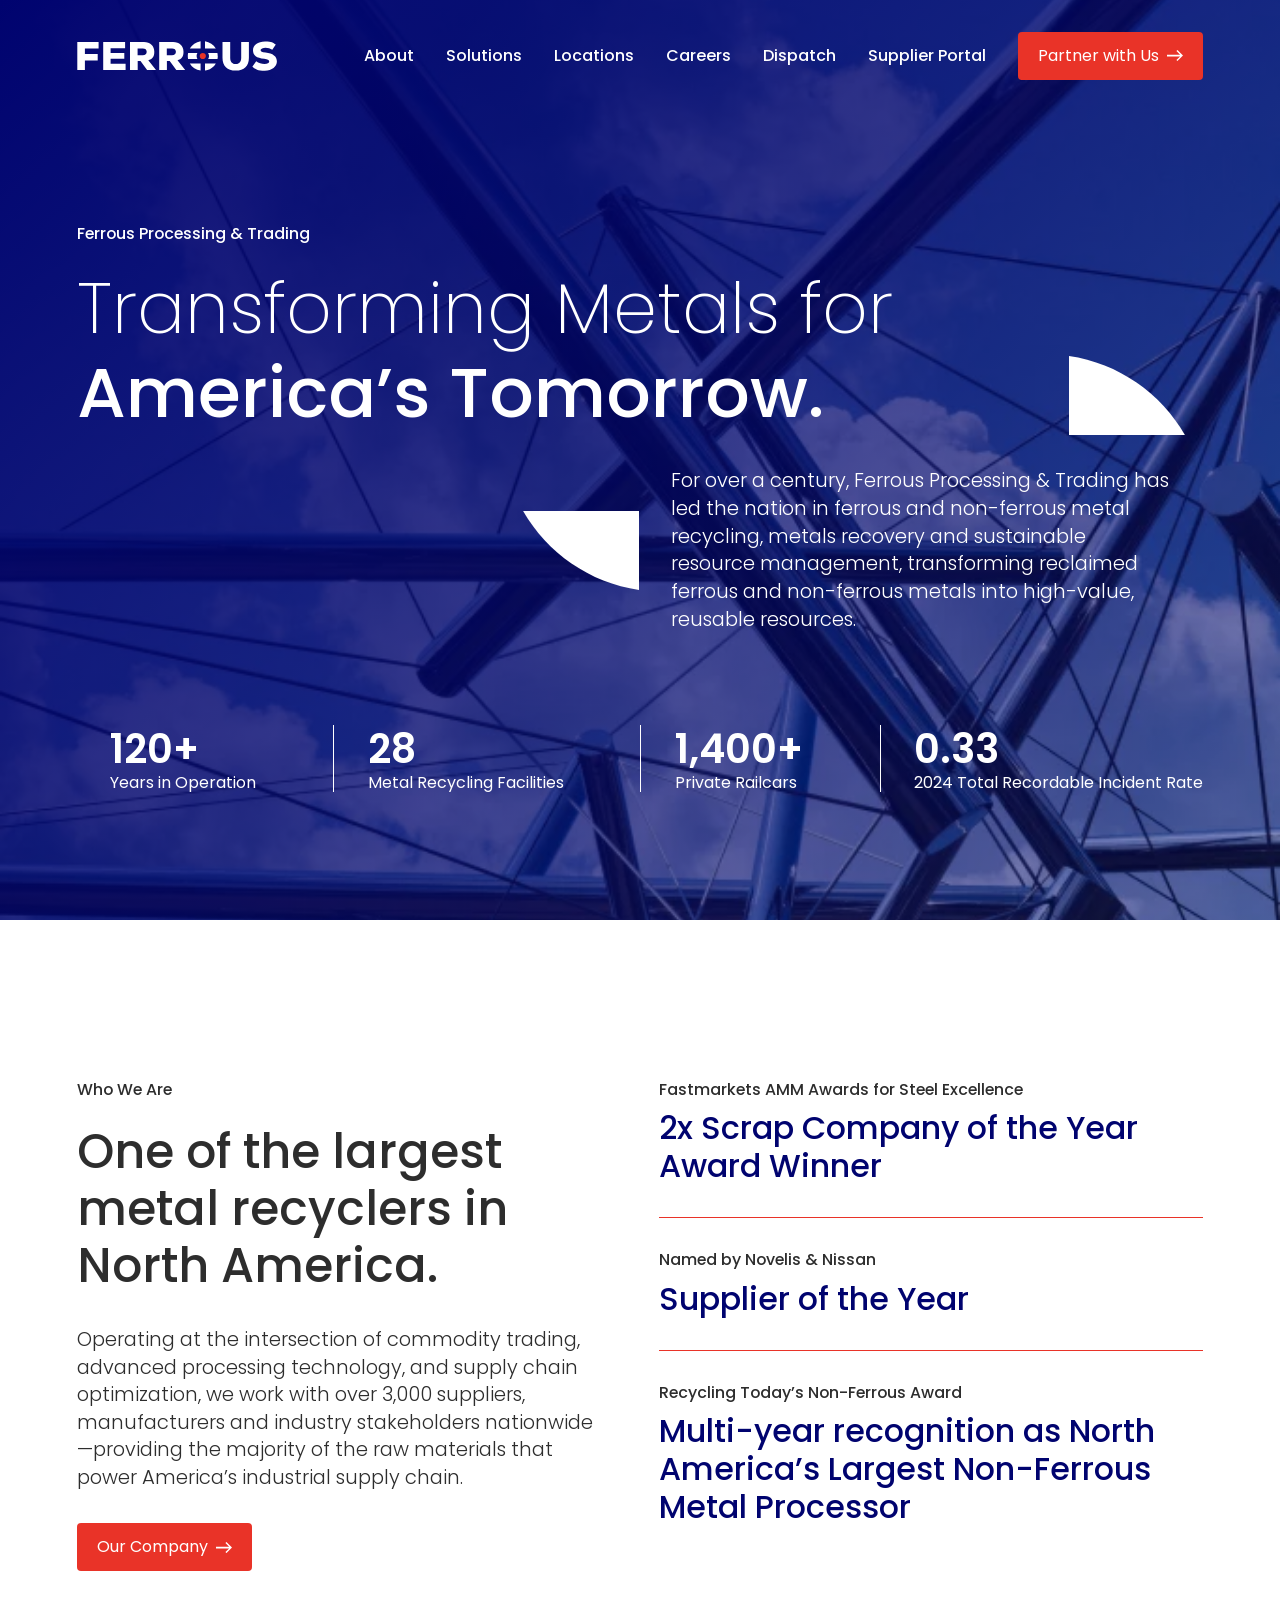
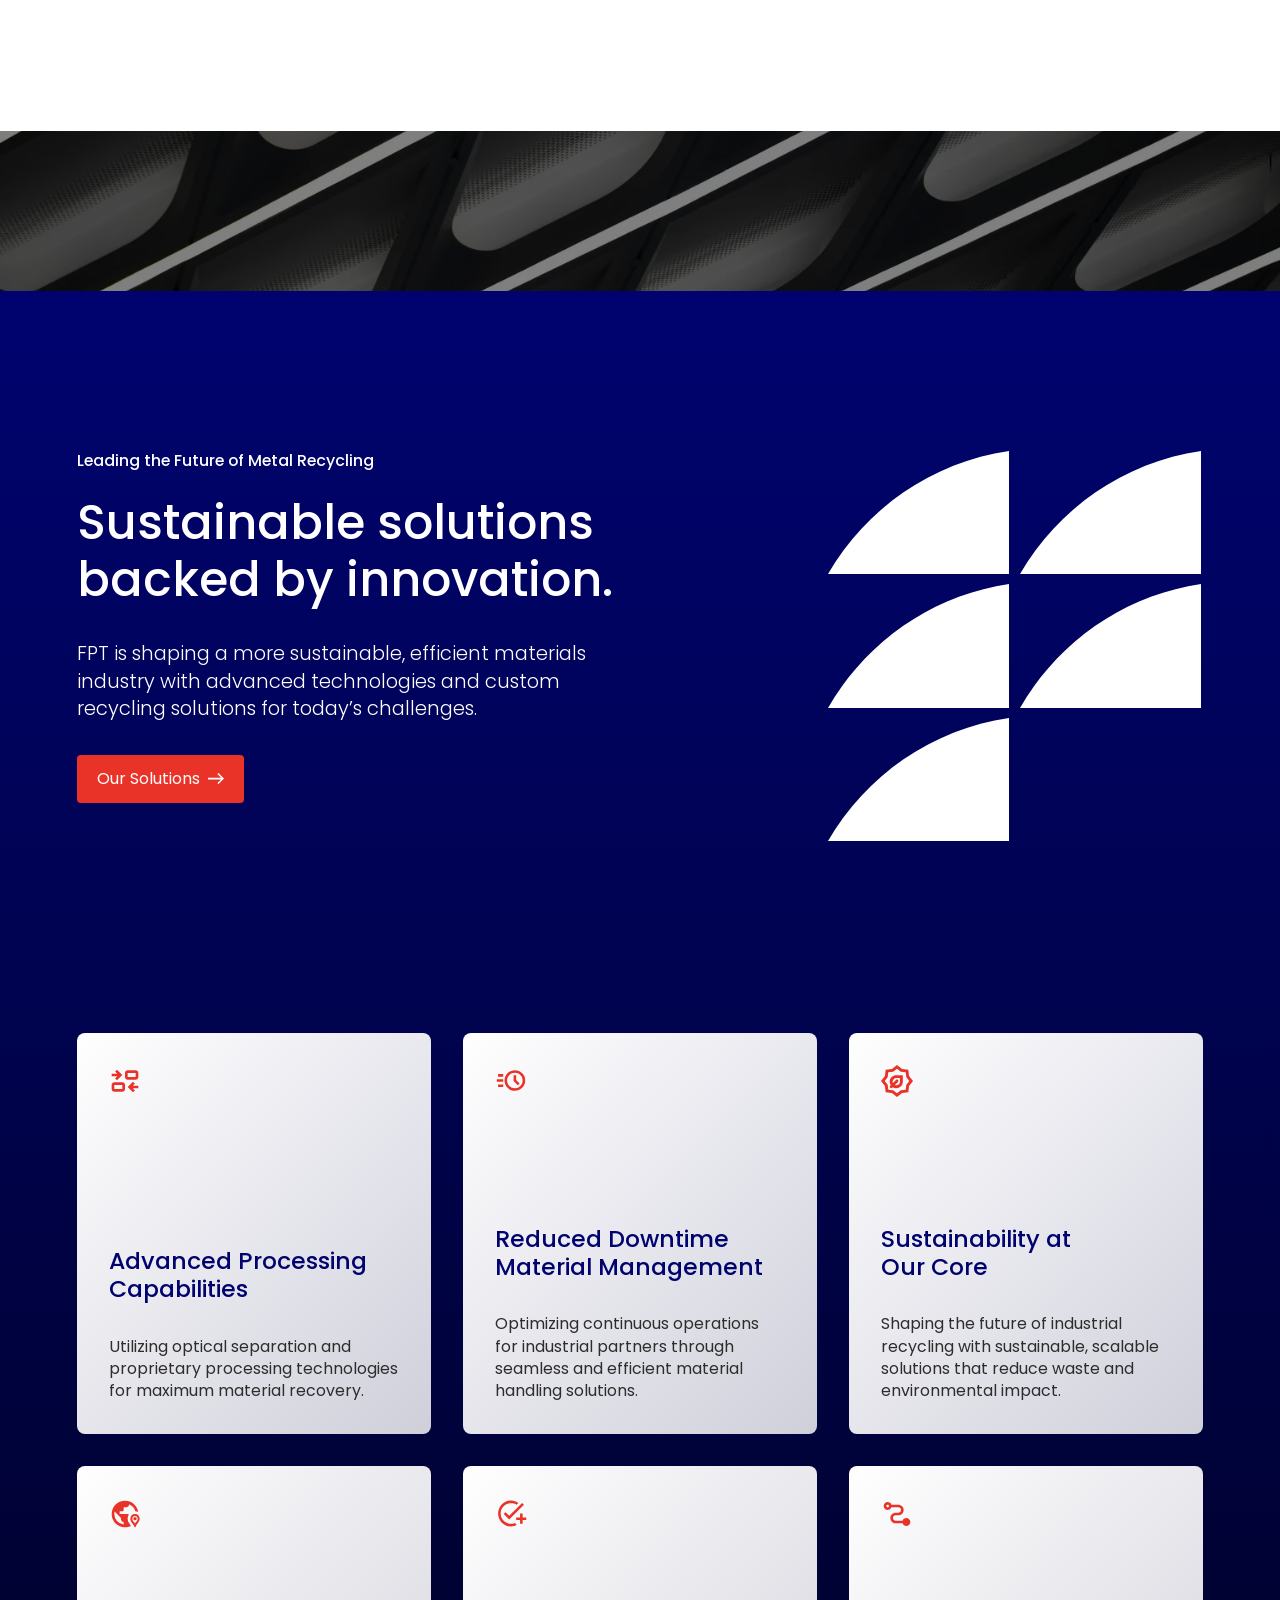
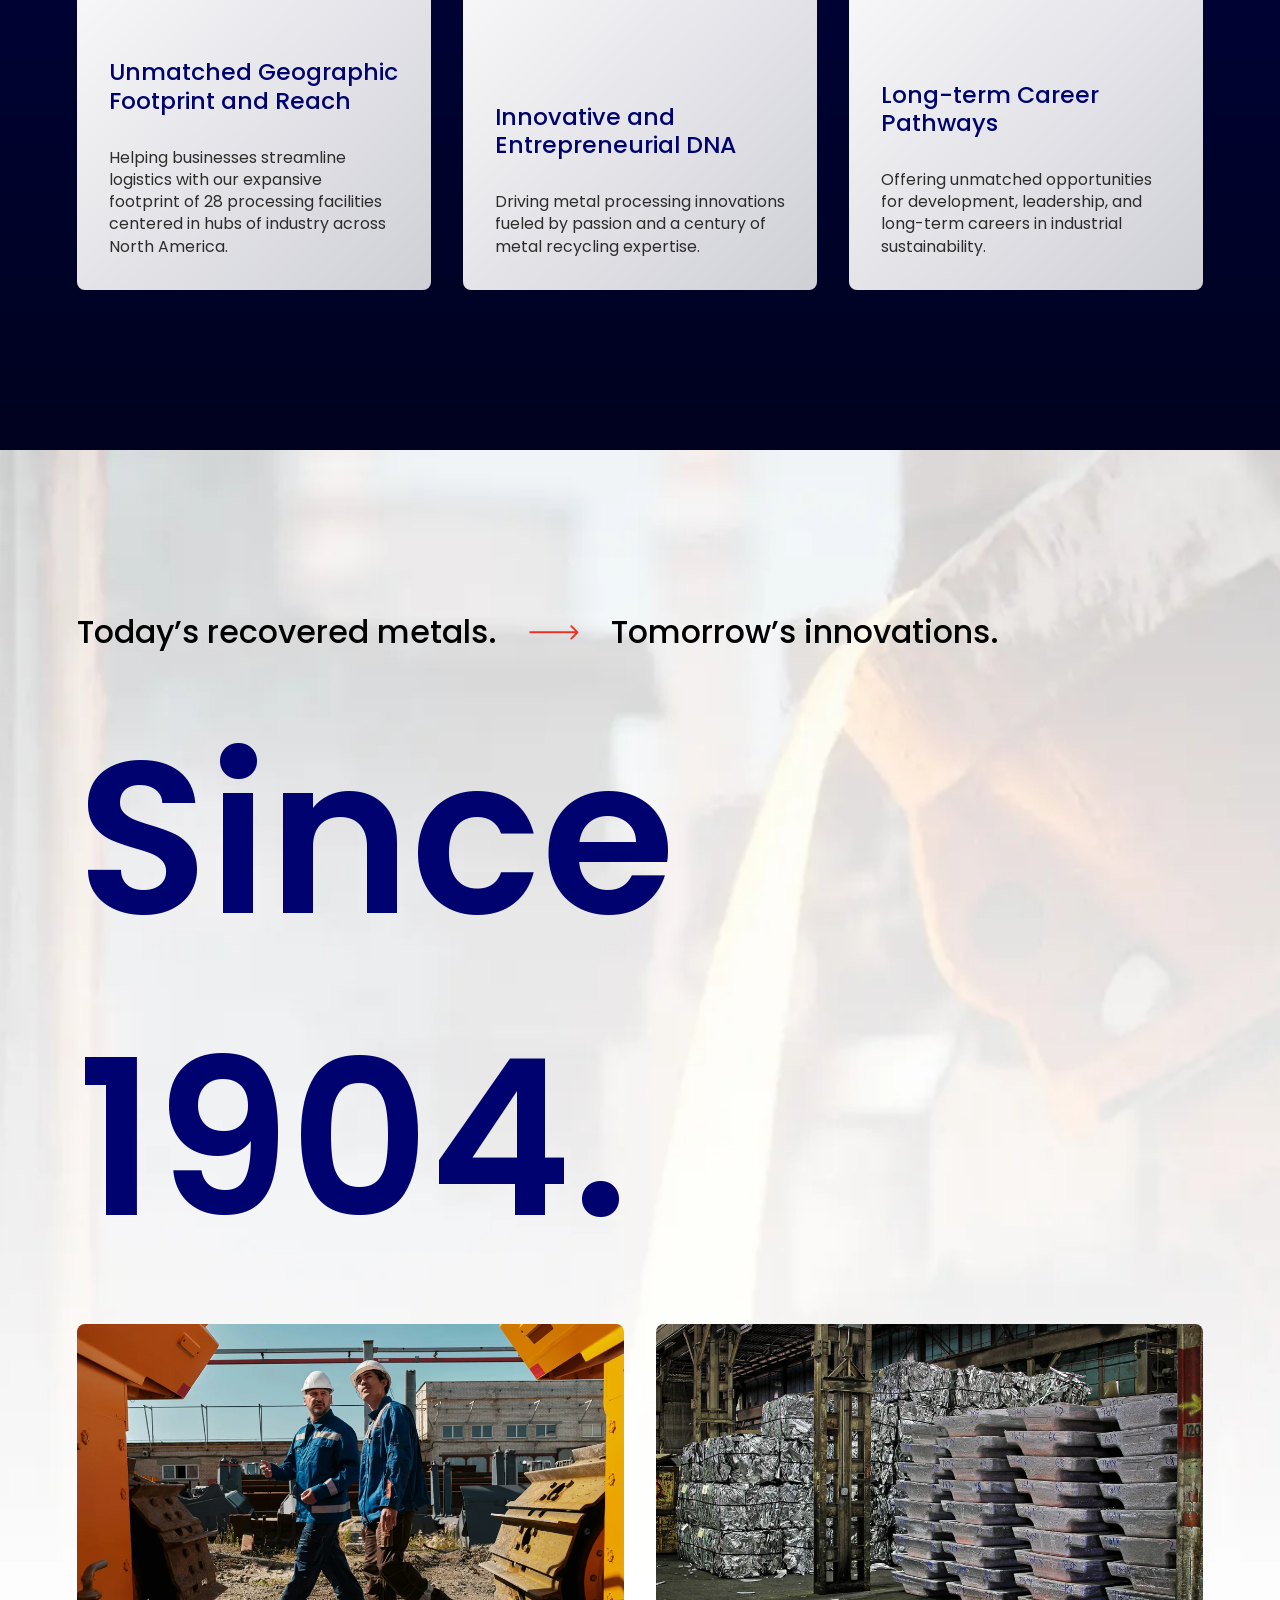
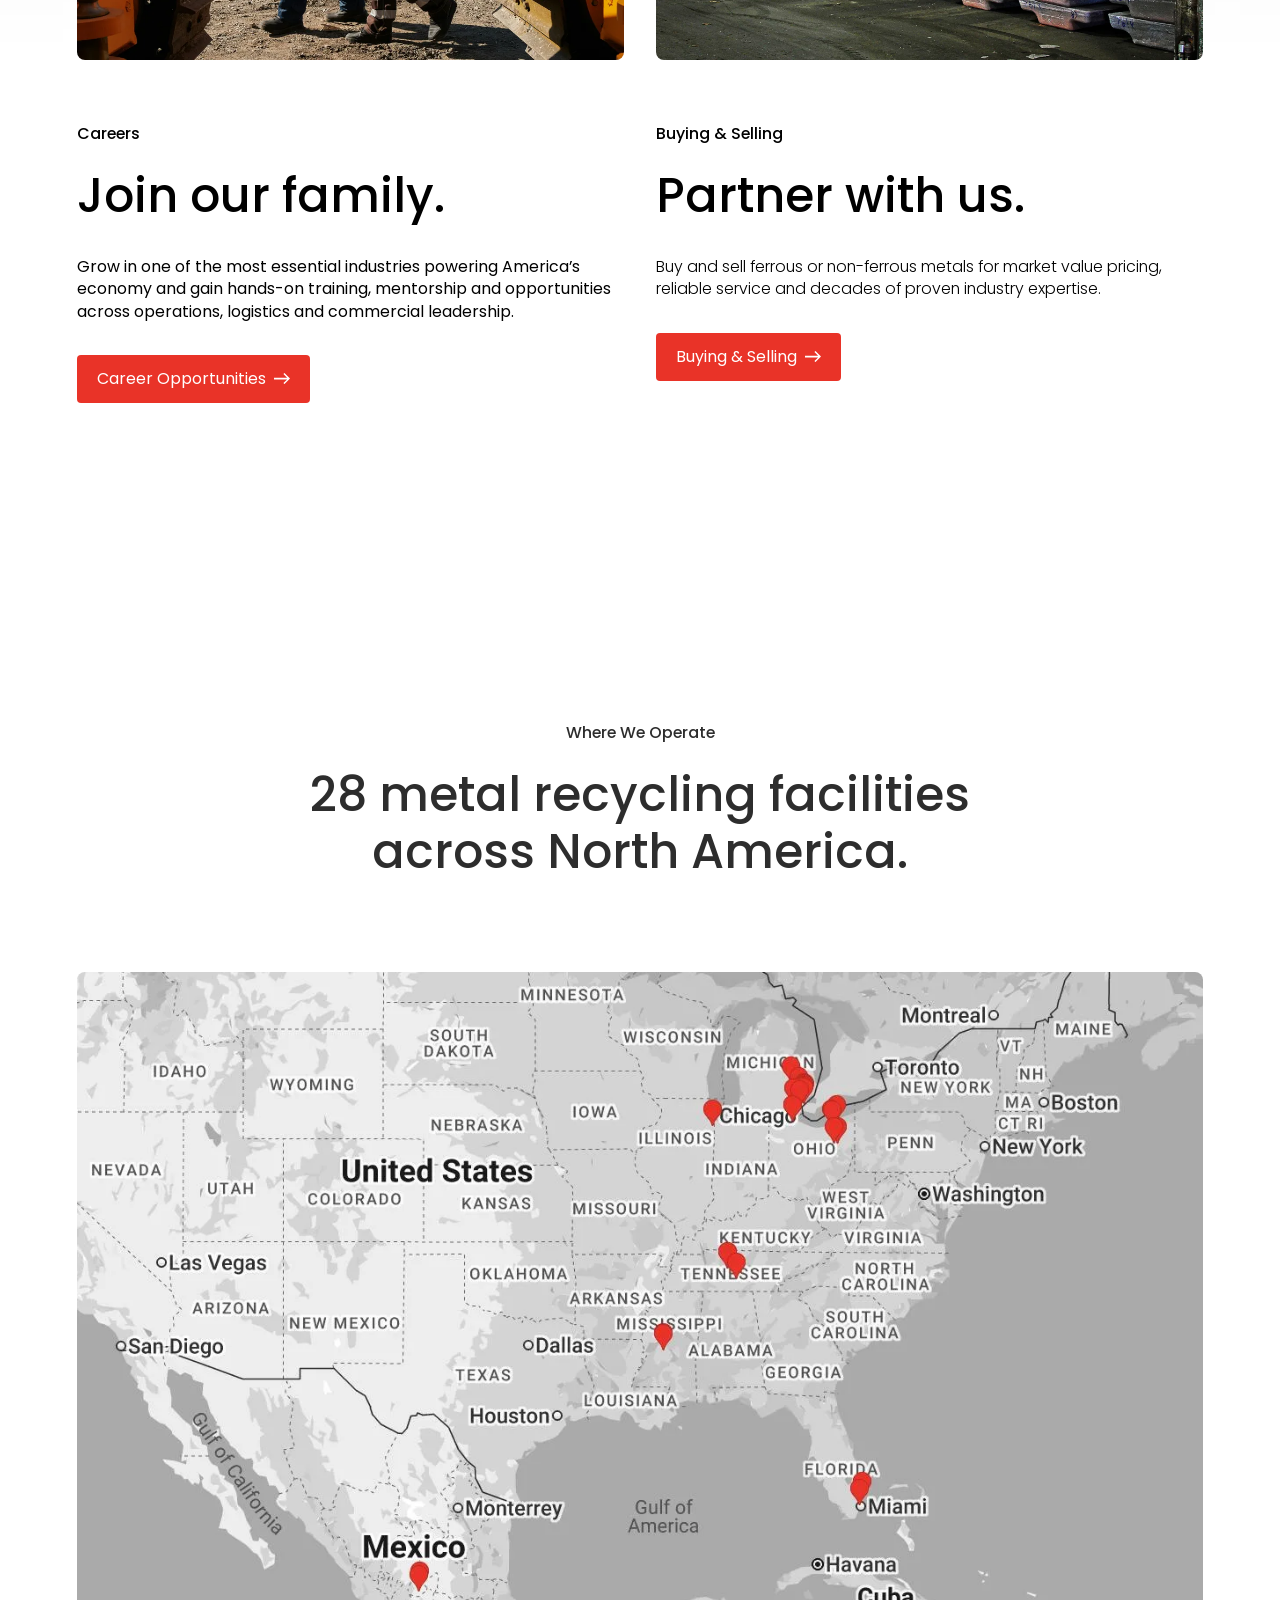
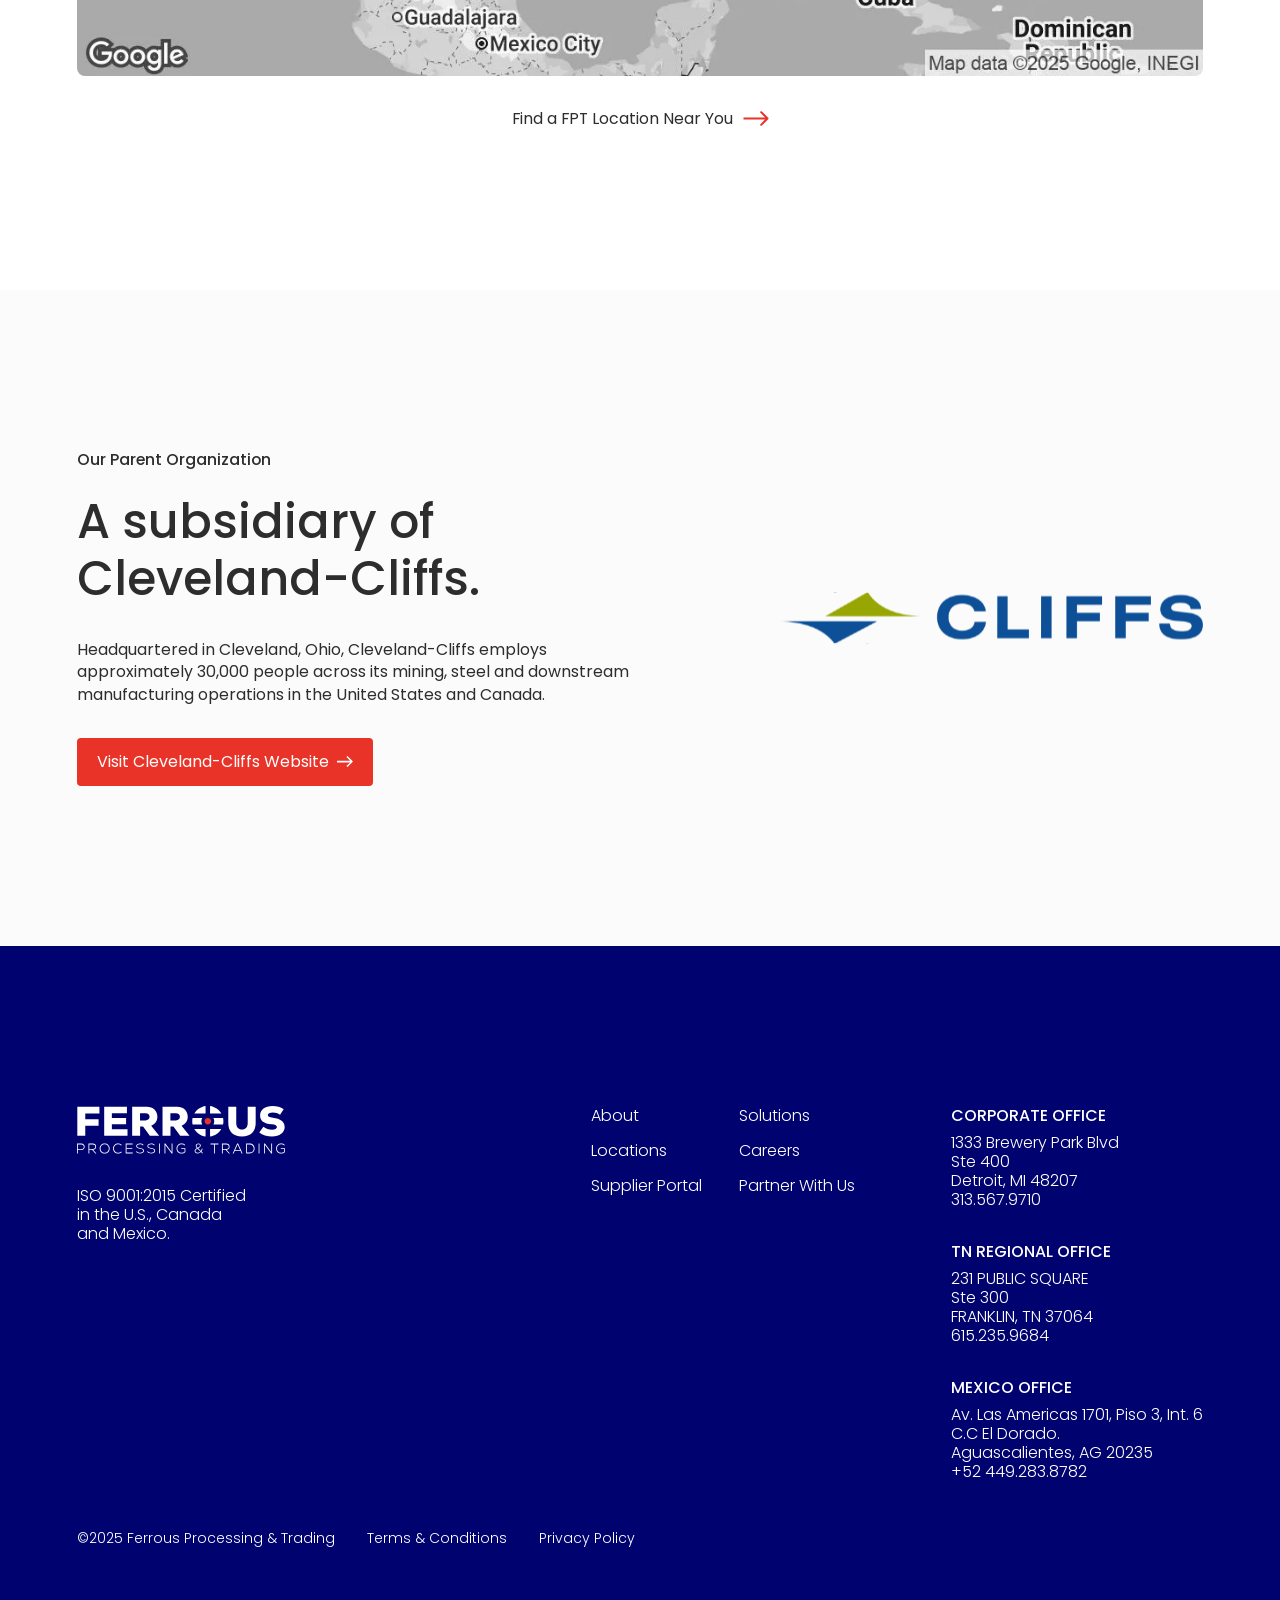
<file: gctf-custom-formats/thin/index.html>
<!DOCTYPE html>
<html>
	<head>
		<title>Redirecting...</title>
		<meta http-equiv="refresh" content="0;url=/">
	</head>
	<body>
		<script type="text/javascript">
			window.location = "/";
		</script>

		<p>You are being redirected to <a href="/">/</a></p>
	</body>
</html>
</file>
<file: wp-content/plugins/svg-block/build/style-index.css>
.wp-block-boldblocks-svg-block{display:flex}.wp-block-boldblocks-svg-block,.wp-block-boldblocks-svg-block *{box-sizing:border-box}.wp-block-boldblocks-svg-block :not(.use-as-button) svg{display:block;height:100%;width:100%}.wp-block-boldblocks-svg-block .is-invert svg{transform:scaleY(-1)}.wp-block-boldblocks-svg-block .is-flip svg{transform:scaleX(-1)}.wp-block-boldblocks-svg-block .is-flip.is-invert svg{transform:scale(-1)}.wp-block-boldblocks-svg-block[style*="--bb--margin-top--sm"]{margin-top:var(--bb--margin-top--sm)!important}@media(min-width:768px){.wp-block-boldblocks-svg-block[style*="--bb--margin-top--md"]{margin-top:var(--bb--margin-top--md)!important}}@media(min-width:1024px){.wp-block-boldblocks-svg-block[style*="--bb--margin-top--lg"]{margin-top:var(--bb--margin-top--lg)!important}}.wp-block-boldblocks-svg-block[style*="--bb--margin-right--sm"]{margin-right:var(--bb--margin-right--sm)!important}@media(min-width:768px){.wp-block-boldblocks-svg-block[style*="--bb--margin-right--md"]{margin-right:var(--bb--margin-right--md)!important}}@media(min-width:1024px){.wp-block-boldblocks-svg-block[style*="--bb--margin-right--lg"]{margin-right:var(--bb--margin-right--lg)!important}}.wp-block-boldblocks-svg-block[style*="--bb--margin-bottom--sm"]{margin-bottom:var(--bb--margin-bottom--sm)!important}@media(min-width:768px){.wp-block-boldblocks-svg-block[style*="--bb--margin-bottom--md"]{margin-bottom:var(--bb--margin-bottom--md)!important}}@media(min-width:1024px){.wp-block-boldblocks-svg-block[style*="--bb--margin-bottom--lg"]{margin-bottom:var(--bb--margin-bottom--lg)!important}}.wp-block-boldblocks-svg-block[style*="--bb--margin-left--sm"]{margin-left:var(--bb--margin-left--sm)!important}@media(min-width:768px){.wp-block-boldblocks-svg-block[style*="--bb--margin-left--md"]{margin-left:var(--bb--margin-left--md)!important}}@media(min-width:1024px){.wp-block-boldblocks-svg-block[style*="--bb--margin-left--lg"]{margin-left:var(--bb--margin-left--lg)!important}}.wp-block-boldblocks-svg-block[style*="--bb--justify-alignment--"]{display:flex}.wp-block-boldblocks-svg-block[style*="--bb--justify-alignment--sm"]{justify-content:var(--bb--justify-alignment--sm)}@media(min-width:768px){.wp-block-boldblocks-svg-block[style*="--bb--justify-alignment--md"]{justify-content:var(--bb--justify-alignment--md)}}@media(min-width:1024px){.wp-block-boldblocks-svg-block[style*="--bb--justify-alignment--lg"]{justify-content:var(--bb--justify-alignment--lg)}}.wp-block-boldblocks-svg-block[style*="--bb--zindex"]{position:relative;z-index:var(--bb--zindex)}.wp-block-boldblocks-svg-block>.wp-block-boldblocks-svg-block__inner{display:block;line-height:0}.wp-block-boldblocks-svg-block [style*="--bb--width--sm"]{width:var(--bb--width--sm)}@media(min-width:768px){.wp-block-boldblocks-svg-block [style*="--bb--width--md"]{width:var(--bb--width--md)}}@media(min-width:1024px){.wp-block-boldblocks-svg-block [style*="--bb--width--lg"]{width:var(--bb--width--lg)}}.wp-block-boldblocks-svg-block [style*="--bb--height--sm"]{height:var(--bb--height--sm)}@media(min-width:768px){.wp-block-boldblocks-svg-block [style*="--bb--height--md"]{height:var(--bb--height--md)}}@media(min-width:1024px){.wp-block-boldblocks-svg-block [style*="--bb--height--lg"]{height:var(--bb--height--lg)}}.wp-block-boldblocks-svg-block [style*="--bb--padding-top--sm"]{padding-top:var(--bb--padding-top--sm)}@media(min-width:768px){.wp-block-boldblocks-svg-block [style*="--bb--padding-top--md"]{padding-top:var(--bb--padding-top--md)}}@media(min-width:1024px){.wp-block-boldblocks-svg-block [style*="--bb--padding-top--lg"]{padding-top:var(--bb--padding-top--lg)}}.wp-block-boldblocks-svg-block [style*="--bb--padding-right--sm"]{padding-right:var(--bb--padding-right--sm)}@media(min-width:768px){.wp-block-boldblocks-svg-block [style*="--bb--padding-right--md"]{padding-right:var(--bb--padding-right--md)}}@media(min-width:1024px){.wp-block-boldblocks-svg-block [style*="--bb--padding-right--lg"]{padding-right:var(--bb--padding-right--lg)}}.wp-block-boldblocks-svg-block [style*="--bb--padding-bottom--sm"]{padding-bottom:var(--bb--padding-bottom--sm)}@media(min-width:768px){.wp-block-boldblocks-svg-block [style*="--bb--padding-bottom--md"]{padding-bottom:var(--bb--padding-bottom--md)}}@media(min-width:1024px){.wp-block-boldblocks-svg-block [style*="--bb--padding-bottom--lg"]{padding-bottom:var(--bb--padding-bottom--lg)}}.wp-block-boldblocks-svg-block [style*="--bb--padding-left--sm"]{padding-left:var(--bb--padding-left--sm)}@media(min-width:768px){.wp-block-boldblocks-svg-block [style*="--bb--padding-left--md"]{padding-left:var(--bb--padding-left--md)}}@media(min-width:1024px){.wp-block-boldblocks-svg-block [style*="--bb--padding-left--lg"]{padding-left:var(--bb--padding-left--lg)}}.wp-block-boldblocks-svg-block [style*="--bb--border--sm"]{border:var(--bb--border--sm)}@media(min-width:768px){.wp-block-boldblocks-svg-block [style*="--bb--border--md"]{border:var(--bb--border--md)}}@media(min-width:1024px){.wp-block-boldblocks-svg-block [style*="--bb--border--lg"]{border:var(--bb--border--lg)}}.wp-block-boldblocks-svg-block [style*="--bb--border-radius--sm"]{border-radius:var(--bb--border-radius--sm)}@media(min-width:768px){.wp-block-boldblocks-svg-block [style*="--bb--border-radius--md"]{border-radius:var(--bb--border-radius--md)}}@media(min-width:1024px){.wp-block-boldblocks-svg-block [style*="--bb--border-radius--lg"]{border-radius:var(--bb--border-radius--lg)}}.wp-block-boldblocks-svg-block .use-as-button{align-items:center;display:flex;justify-content:center;text-decoration:none}.wp-block-boldblocks-svg-block .use-as-button.icon-right svg{order:1}.wp-block-boldblocks-svg-block .use-as-button.is-edit .button-text{line-height:1}.wp-block-boldblocks-svg-block .use-as-button svg{height:auto!important}.wp-block-boldblocks-svg-block .use-as-button[style*="--bb--svg-width--sm"] svg{width:var(--bb--svg-width--sm)!important}@media(min-width:768px){.wp-block-boldblocks-svg-block .use-as-button[style*="--bb--svg-width--md"] svg{width:var(--bb--svg-width--md)!important}}@media(min-width:1024px){.wp-block-boldblocks-svg-block .use-as-button[style*="--bb--svg-width--lg"] svg{width:var(--bb--svg-width--lg)!important}}.wp-block-boldblocks-svg-block .use-as-button[style*="--bb--gap--sm"]{gap:var(--bb--gap--sm)}@media(min-width:768px){.wp-block-boldblocks-svg-block .use-as-button[style*="--bb--gap--md"]{gap:var(--bb--gap--md)}}@media(min-width:1024px){.wp-block-boldblocks-svg-block .use-as-button[style*="--bb--gap--lg"]{gap:var(--bb--gap--lg)}}.wp-block-boldblocks-svg-block .use-as-button[style*="--bb--text--color:"]{color:var(--bb--text--color)}.wp-block-boldblocks-svg-block [style*="--bb--fill--color:"] [fill],.wp-block-boldblocks-svg-block [style*="--bb--fill--color:"] [fill] *,.wp-block-boldblocks-svg-block [style*="--bb--fill--color:"] svg,.wp-block-boldblocks-svg-block [style*="--bb--fill--color:"] svg *{fill:var(--bb--fill--color)!important}.wp-block-boldblocks-svg-block [style*="--bb--stroke--color:"]{color:var(--bb--stroke--color)}.wp-block-boldblocks-svg-block [style*="--bb--stroke--color:"] [stroke],.wp-block-boldblocks-svg-block [style*="--bb--stroke--color:"] [stroke] *,.wp-block-boldblocks-svg-block [style*="--bb--stroke--color:"] svg,.wp-block-boldblocks-svg-block [style*="--bb--stroke--color:"] svg *{stroke:var(--bb--stroke--color)!important}.wp-block-boldblocks-svg-block [style*="--bb--background--color:"]{background:var(--bb--background--color)}
</file>
<file: wp-content/plugins/gutenberg/build/block-library/blocks/navigation/style.css>
.wp-block-navigation{--navigation-layout-justification-setting:flex-start;--navigation-layout-direction:row;--navigation-layout-wrap:wrap;--navigation-layout-justify:flex-start;--navigation-layout-align:center;position:relative}.wp-block-navigation ul{margin-bottom:0;margin-left:0;margin-top:0;padding-left:0}.wp-block-navigation ul,.wp-block-navigation ul li{list-style:none;padding:0}.wp-block-navigation .wp-block-navigation-item{align-items:center;background-color:inherit;display:flex;position:relative}.wp-block-navigation .wp-block-navigation-item .wp-block-navigation__submenu-container:empty{display:none}.wp-block-navigation .wp-block-navigation-item__content{display:block;z-index:1}.wp-block-navigation .wp-block-navigation-item__content.wp-block-navigation-item__content{color:inherit}.wp-block-navigation.has-text-decoration-underline .wp-block-navigation-item__content,.wp-block-navigation.has-text-decoration-underline .wp-block-navigation-item__content:active,.wp-block-navigation.has-text-decoration-underline .wp-block-navigation-item__content:focus{text-decoration:underline}.wp-block-navigation.has-text-decoration-line-through .wp-block-navigation-item__content,.wp-block-navigation.has-text-decoration-line-through .wp-block-navigation-item__content:active,.wp-block-navigation.has-text-decoration-line-through .wp-block-navigation-item__content:focus{text-decoration:line-through}.wp-block-navigation :where(a),.wp-block-navigation :where(a:active),.wp-block-navigation :where(a:focus){text-decoration:none}.wp-block-navigation .wp-block-navigation__submenu-icon{align-self:center;background-color:inherit;border:none;color:currentColor;display:inline-block;font-size:inherit;height:.6em;line-height:0;margin-left:.25em;padding:0;width:.6em}.wp-block-navigation .wp-block-navigation__submenu-icon svg{stroke:currentColor;display:inline-block;height:inherit;margin-top:.075em;width:inherit}.wp-block-navigation.is-vertical{--navigation-layout-direction:column;--navigation-layout-justify:initial;--navigation-layout-align:flex-start}.wp-block-navigation.no-wrap{--navigation-layout-wrap:nowrap}.wp-block-navigation.items-justified-center{--navigation-layout-justification-setting:center;--navigation-layout-justify:center}.wp-block-navigation.items-justified-center.is-vertical{--navigation-layout-align:center}.wp-block-navigation.items-justified-right{--navigation-layout-justification-setting:flex-end;--navigation-layout-justify:flex-end}.wp-block-navigation.items-justified-right.is-vertical{--navigation-layout-align:flex-end}.wp-block-navigation.items-justified-space-between{--navigation-layout-justification-setting:space-between;--navigation-layout-justify:space-between}.wp-block-navigation .has-child .wp-block-navigation__submenu-container{align-items:normal;background-color:inherit;color:inherit;display:flex;flex-direction:column;height:0;left:-1px;opacity:0;overflow:hidden;position:absolute;top:100%;visibility:hidden;width:0;z-index:2}@media not (prefers-reduced-motion){.wp-block-navigation .has-child .wp-block-navigation__submenu-container{transition:opacity .1s linear}}.wp-block-navigation .has-child .wp-block-navigation__submenu-container>.wp-block-navigation-item>.wp-block-navigation-item__content{display:flex;flex-grow:1}.wp-block-navigation .has-child .wp-block-navigation__submenu-container>.wp-block-navigation-item>.wp-block-navigation-item__content .wp-block-navigation__submenu-icon{margin-left:auto;margin-right:0}.wp-block-navigation .has-child .wp-block-navigation__submenu-container .wp-block-navigation-item__content{margin:0}@media (min-width:782px){.wp-block-navigation .has-child .wp-block-navigation__submenu-container .wp-block-navigation__submenu-container{left:100%;top:-1px}.wp-block-navigation .has-child .wp-block-navigation__submenu-container .wp-block-navigation__submenu-container:before{background:#0000;content:"";display:block;height:100%;position:absolute;right:100%;width:.5em}.wp-block-navigation .has-child .wp-block-navigation__submenu-container .wp-block-navigation__submenu-icon{margin-right:.25em}.wp-block-navigation .has-child .wp-block-navigation__submenu-container .wp-block-navigation__submenu-icon svg{transform:rotate(-90deg)}}.wp-block-navigation .has-child .wp-block-navigation-submenu__toggle[aria-expanded=true]~.wp-block-navigation__submenu-container,.wp-block-navigation .has-child:not(.open-on-click):hover>.wp-block-navigation__submenu-container,.wp-block-navigation .has-child:not(.open-on-click):not(.open-on-hover-click):focus-within>.wp-block-navigation__submenu-container{height:auto;min-width:200px;opacity:1;overflow:visible;visibility:visible;width:auto}.wp-block-navigation.has-background .has-child .wp-block-navigation__submenu-container{left:0;top:100%}@media (min-width:782px){.wp-block-navigation.has-background .has-child .wp-block-navigation__submenu-container .wp-block-navigation__submenu-container{left:100%;top:0}}.wp-block-navigation-submenu{display:flex;position:relative}.wp-block-navigation-submenu .wp-block-navigation__submenu-icon svg{stroke:currentColor}button.wp-block-navigation-item__content{background-color:initial;border:none;color:currentColor;font-family:inherit;font-size:inherit;font-style:inherit;font-weight:inherit;letter-spacing:inherit;line-height:inherit;text-align:left;text-transform:inherit}.wp-block-navigation-submenu__toggle{cursor:pointer}.wp-block-navigation-submenu__toggle[aria-expanded=true]+.wp-block-navigation__submenu-icon>svg,.wp-block-navigation-submenu__toggle[aria-expanded=true]>svg{transform:rotate(180deg)}.wp-block-navigation-item.open-on-click .wp-block-navigation-submenu__toggle{padding-left:0;padding-right:.85em}.wp-block-navigation-item.open-on-click .wp-block-navigation-submenu__toggle+.wp-block-navigation__submenu-icon{margin-left:-.6em;pointer-events:none}.wp-block-navigation-item.open-on-click button.wp-block-navigation-item__content:not(.wp-block-navigation-submenu__toggle){padding:0}.wp-block-navigation .wp-block-page-list,.wp-block-navigation__container,.wp-block-navigation__responsive-close,.wp-block-navigation__responsive-container,.wp-block-navigation__responsive-container-content,.wp-block-navigation__responsive-dialog{gap:inherit}:where(.wp-block-navigation.has-background .wp-block-navigation-item a:not(.wp-element-button)),:where(.wp-block-navigation.has-background .wp-block-navigation-submenu a:not(.wp-element-button)){padding:.5em 1em}:where(.wp-block-navigation .wp-block-navigation__submenu-container .wp-block-navigation-item a:not(.wp-element-button)),:where(.wp-block-navigation .wp-block-navigation__submenu-container .wp-block-navigation-submenu a:not(.wp-element-button)),:where(.wp-block-navigation .wp-block-navigation__submenu-container .wp-block-navigation-submenu button.wp-block-navigation-item__content),:where(.wp-block-navigation .wp-block-navigation__submenu-container .wp-block-pages-list__item button.wp-block-navigation-item__content){padding:.5em 1em}.wp-block-navigation.items-justified-right .wp-block-navigation__container .has-child .wp-block-navigation__submenu-container,.wp-block-navigation.items-justified-right .wp-block-page-list>.has-child .wp-block-navigation__submenu-container,.wp-block-navigation.items-justified-space-between .wp-block-page-list>.has-child:last-child .wp-block-navigation__submenu-container,.wp-block-navigation.items-justified-space-between>.wp-block-navigation__container>.has-child:last-child .wp-block-navigation__submenu-container{left:auto;right:0}.wp-block-navigation.items-justified-right .wp-block-navigation__container .has-child .wp-block-navigation__submenu-container .wp-block-navigation__submenu-container,.wp-block-navigation.items-justified-right .wp-block-page-list>.has-child .wp-block-navigation__submenu-container .wp-block-navigation__submenu-container,.wp-block-navigation.items-justified-space-between .wp-block-page-list>.has-child:last-child .wp-block-navigation__submenu-container .wp-block-navigation__submenu-container,.wp-block-navigation.items-justified-space-between>.wp-block-navigation__container>.has-child:last-child .wp-block-navigation__submenu-container .wp-block-navigation__submenu-container{left:-1px;right:-1px}@media (min-width:782px){.wp-block-navigation.items-justified-right .wp-block-navigation__container .has-child .wp-block-navigation__submenu-container .wp-block-navigation__submenu-container,.wp-block-navigation.items-justified-right .wp-block-page-list>.has-child .wp-block-navigation__submenu-container .wp-block-navigation__submenu-container,.wp-block-navigation.items-justified-space-between .wp-block-page-list>.has-child:last-child .wp-block-navigation__submenu-container .wp-block-navigation__submenu-container,.wp-block-navigation.items-justified-space-between>.wp-block-navigation__container>.has-child:last-child .wp-block-navigation__submenu-container .wp-block-navigation__submenu-container{left:auto;right:100%}}.wp-block-navigation:not(.has-background) .wp-block-navigation__submenu-container{background-color:#fff;border:1px solid #00000026}.wp-block-navigation.has-background .wp-block-navigation__submenu-container{background-color:inherit}.wp-block-navigation:not(.has-text-color) .wp-block-navigation__submenu-container{color:#000}.wp-block-navigation__container{align-items:var(--navigation-layout-align,initial);display:flex;flex-direction:var(--navigation-layout-direction,initial);flex-wrap:var(--navigation-layout-wrap,wrap);justify-content:var(--navigation-layout-justify,initial);list-style:none;margin:0;padding-left:0}.wp-block-navigation__container .is-responsive{display:none}.wp-block-navigation__container:only-child,.wp-block-page-list:only-child{flex-grow:1}@keyframes overlay-menu__fade-in-animation{0%{opacity:0;transform:translateY(.5em)}to{opacity:1;transform:translateY(0)}}.wp-block-navigation__responsive-container{bottom:0;display:none;left:0;position:fixed;right:0;top:0}.wp-block-navigation__responsive-container :where(.wp-block-navigation-item a){color:inherit}.wp-block-navigation__responsive-container .wp-block-navigation__responsive-container-content{align-items:var(--navigation-layout-align,initial);display:flex;flex-direction:var(--navigation-layout-direction,initial);flex-wrap:var(--navigation-layout-wrap,wrap);justify-content:var(--navigation-layout-justify,initial)}.wp-block-navigation__responsive-container:not(.is-menu-open.is-menu-open){background-color:inherit!important;color:inherit!important}.wp-block-navigation__responsive-container.is-menu-open{background-color:inherit;display:flex;flex-direction:column;overflow:auto;padding:clamp(1rem,var(--wp--style--root--padding-top),20rem) clamp(1rem,var(--wp--style--root--padding-right),20rem) clamp(1rem,var(--wp--style--root--padding-bottom),20rem) clamp(1rem,var(--wp--style--root--padding-left),20rem);z-index:100000}@media not (prefers-reduced-motion){.wp-block-navigation__responsive-container.is-menu-open{animation:overlay-menu__fade-in-animation .1s ease-out;animation-fill-mode:forwards}}.wp-block-navigation__responsive-container.is-menu-open .wp-block-navigation__responsive-container-content{align-items:var(--navigation-layout-justification-setting,inherit);display:flex;flex-direction:column;flex-wrap:nowrap;overflow:visible;padding-top:calc(2rem + 24px)}.wp-block-navigation__responsive-container.is-menu-open .wp-block-navigation__responsive-container-content,.wp-block-navigation__responsive-container.is-menu-open .wp-block-navigation__responsive-container-content .wp-block-navigation__container,.wp-block-navigation__responsive-container.is-menu-open .wp-block-navigation__responsive-container-content .wp-block-page-list{justify-content:flex-start}.wp-block-navigation__responsive-container.is-menu-open .wp-block-navigation__responsive-container-content .wp-block-navigation__submenu-icon{display:none}.wp-block-navigation__responsive-container.is-menu-open .wp-block-navigation__responsive-container-content .has-child .wp-block-navigation__submenu-container{border:none;height:auto;min-width:200px;opacity:1;overflow:initial;padding-left:2rem;padding-right:2rem;position:static;visibility:visible;width:auto}.wp-block-navigation__responsive-container.is-menu-open .wp-block-navigation__responsive-container-content .wp-block-navigation__container,.wp-block-navigation__responsive-container.is-menu-open .wp-block-navigation__responsive-container-content .wp-block-navigation__submenu-container{gap:inherit}.wp-block-navigation__responsive-container.is-menu-open .wp-block-navigation__responsive-container-content .wp-block-navigation__submenu-container{padding-top:var(--wp--style--block-gap,2em)}.wp-block-navigation__responsive-container.is-menu-open .wp-block-navigation__responsive-container-content .wp-block-navigation-item__content{padding:0}.wp-block-navigation__responsive-container.is-menu-open .wp-block-navigation__responsive-container-content .wp-block-navigation-item,.wp-block-navigation__responsive-container.is-menu-open .wp-block-navigation__responsive-container-content .wp-block-navigation__container,.wp-block-navigation__responsive-container.is-menu-open .wp-block-navigation__responsive-container-content .wp-block-page-list{align-items:var(--navigation-layout-justification-setting,initial);display:flex;flex-direction:column}.wp-block-navigation__responsive-container.is-menu-open .wp-block-navigation-item,.wp-block-navigation__responsive-container.is-menu-open .wp-block-navigation-item .wp-block-navigation__submenu-container,.wp-block-navigation__responsive-container.is-menu-open .wp-block-navigation__container,.wp-block-navigation__responsive-container.is-menu-open .wp-block-page-list{background:#0000!important;color:inherit!important}.wp-block-navigation__responsive-container.is-menu-open .wp-block-navigation__submenu-container.wp-block-navigation__submenu-container.wp-block-navigation__submenu-container.wp-block-navigation__submenu-container{left:auto;right:auto}@media (min-width:600px){.wp-block-navigation__responsive-container:not(.hidden-by-default):not(.is-menu-open){background-color:inherit;display:block;position:relative;width:100%;z-index:auto}.wp-block-navigation__responsive-container:not(.hidden-by-default):not(.is-menu-open) .wp-block-navigation__responsive-container-close{display:none}.wp-block-navigation__responsive-container.is-menu-open .wp-block-navigation__submenu-container.wp-block-navigation__submenu-container.wp-block-navigation__submenu-container.wp-block-navigation__submenu-container{left:0}}.wp-block-navigation:not(.has-background) .wp-block-navigation__responsive-container.is-menu-open{background-color:#fff}.wp-block-navigation:not(.has-text-color) .wp-block-navigation__responsive-container.is-menu-open{color:#000}.wp-block-navigation__toggle_button_label{font-size:1rem;font-weight:700}.wp-block-navigation__responsive-container-close,.wp-block-navigation__responsive-container-open{background:#0000;border:none;color:currentColor;cursor:pointer;margin:0;padding:0;text-transform:inherit;vertical-align:middle}.wp-block-navigation__responsive-container-close svg,.wp-block-navigation__responsive-container-open svg{fill:currentColor;display:block;height:24px;pointer-events:none;width:24px}.wp-block-navigation__responsive-container-open{display:flex}.wp-block-navigation__responsive-container-open.wp-block-navigation__responsive-container-open.wp-block-navigation__responsive-container-open{font-family:inherit;font-size:inherit;font-weight:inherit}@media (min-width:600px){.wp-block-navigation__responsive-container-open:not(.always-shown){display:none}}.wp-block-navigation__responsive-container-close{position:absolute;right:0;top:0;z-index:2}.wp-block-navigation__responsive-container-close.wp-block-navigation__responsive-container-close.wp-block-navigation__responsive-container-close{font-family:inherit;font-size:inherit;font-weight:inherit}.wp-block-navigation__responsive-close{width:100%}.has-modal-open .wp-block-navigation__responsive-close{margin-left:auto;margin-right:auto;max-width:var(--wp--style--global--wide-size,100%)}.wp-block-navigation__responsive-close:focus{outline:none}.is-menu-open .wp-block-navigation__responsive-close,.is-menu-open .wp-block-navigation__responsive-container-content,.is-menu-open .wp-block-navigation__responsive-dialog{box-sizing:border-box}.wp-block-navigation__responsive-dialog{position:relative}.has-modal-open .admin-bar .is-menu-open .wp-block-navigation__responsive-dialog{margin-top:46px}@media (min-width:782px){.has-modal-open .admin-bar .is-menu-open .wp-block-navigation__responsive-dialog{margin-top:32px}}html.has-modal-open{overflow:hidden}
</file>
<file: wp-content/plugins/gutenberg/build/block-library/blocks/cover/style.css>
.wp-block-cover,.wp-block-cover-image{align-items:center;background-position:50%;box-sizing:border-box;display:flex;justify-content:center;min-height:430px;overflow:hidden;overflow:clip;padding:1em;position:relative}.wp-block-cover .has-background-dim:not([class*=-background-color]),.wp-block-cover-image .has-background-dim:not([class*=-background-color]),.wp-block-cover-image.has-background-dim:not([class*=-background-color]),.wp-block-cover.has-background-dim:not([class*=-background-color]){background-color:#000}.wp-block-cover .has-background-dim.has-background-gradient,.wp-block-cover-image .has-background-dim.has-background-gradient{background-color:initial}.wp-block-cover-image.has-background-dim:before,.wp-block-cover.has-background-dim:before{background-color:inherit;content:""}.wp-block-cover .wp-block-cover__background,.wp-block-cover .wp-block-cover__gradient-background,.wp-block-cover-image .wp-block-cover__background,.wp-block-cover-image .wp-block-cover__gradient-background,.wp-block-cover-image.has-background-dim:not(.has-background-gradient):before,.wp-block-cover.has-background-dim:not(.has-background-gradient):before{bottom:0;left:0;opacity:.5;position:absolute;right:0;top:0}.wp-block-cover-image.has-background-dim.has-background-dim-10 .wp-block-cover__background,.wp-block-cover-image.has-background-dim.has-background-dim-10 .wp-block-cover__gradient-background,.wp-block-cover-image.has-background-dim.has-background-dim-10:not(.has-background-gradient):before,.wp-block-cover.has-background-dim.has-background-dim-10 .wp-block-cover__background,.wp-block-cover.has-background-dim.has-background-dim-10 .wp-block-cover__gradient-background,.wp-block-cover.has-background-dim.has-background-dim-10:not(.has-background-gradient):before{opacity:.1}.wp-block-cover-image.has-background-dim.has-background-dim-20 .wp-block-cover__background,.wp-block-cover-image.has-background-dim.has-background-dim-20 .wp-block-cover__gradient-background,.wp-block-cover-image.has-background-dim.has-background-dim-20:not(.has-background-gradient):before,.wp-block-cover.has-background-dim.has-background-dim-20 .wp-block-cover__background,.wp-block-cover.has-background-dim.has-background-dim-20 .wp-block-cover__gradient-background,.wp-block-cover.has-background-dim.has-background-dim-20:not(.has-background-gradient):before{opacity:.2}.wp-block-cover-image.has-background-dim.has-background-dim-30 .wp-block-cover__background,.wp-block-cover-image.has-background-dim.has-background-dim-30 .wp-block-cover__gradient-background,.wp-block-cover-image.has-background-dim.has-background-dim-30:not(.has-background-gradient):before,.wp-block-cover.has-background-dim.has-background-dim-30 .wp-block-cover__background,.wp-block-cover.has-background-dim.has-background-dim-30 .wp-block-cover__gradient-background,.wp-block-cover.has-background-dim.has-background-dim-30:not(.has-background-gradient):before{opacity:.3}.wp-block-cover-image.has-background-dim.has-background-dim-40 .wp-block-cover__background,.wp-block-cover-image.has-background-dim.has-background-dim-40 .wp-block-cover__gradient-background,.wp-block-cover-image.has-background-dim.has-background-dim-40:not(.has-background-gradient):before,.wp-block-cover.has-background-dim.has-background-dim-40 .wp-block-cover__background,.wp-block-cover.has-background-dim.has-background-dim-40 .wp-block-cover__gradient-background,.wp-block-cover.has-background-dim.has-background-dim-40:not(.has-background-gradient):before{opacity:.4}.wp-block-cover-image.has-background-dim.has-background-dim-50 .wp-block-cover__background,.wp-block-cover-image.has-background-dim.has-background-dim-50 .wp-block-cover__gradient-background,.wp-block-cover-image.has-background-dim.has-background-dim-50:not(.has-background-gradient):before,.wp-block-cover.has-background-dim.has-background-dim-50 .wp-block-cover__background,.wp-block-cover.has-background-dim.has-background-dim-50 .wp-block-cover__gradient-background,.wp-block-cover.has-background-dim.has-background-dim-50:not(.has-background-gradient):before{opacity:.5}.wp-block-cover-image.has-background-dim.has-background-dim-60 .wp-block-cover__background,.wp-block-cover-image.has-background-dim.has-background-dim-60 .wp-block-cover__gradient-background,.wp-block-cover-image.has-background-dim.has-background-dim-60:not(.has-background-gradient):before,.wp-block-cover.has-background-dim.has-background-dim-60 .wp-block-cover__background,.wp-block-cover.has-background-dim.has-background-dim-60 .wp-block-cover__gradient-background,.wp-block-cover.has-background-dim.has-background-dim-60:not(.has-background-gradient):before{opacity:.6}.wp-block-cover-image.has-background-dim.has-background-dim-70 .wp-block-cover__background,.wp-block-cover-image.has-background-dim.has-background-dim-70 .wp-block-cover__gradient-background,.wp-block-cover-image.has-background-dim.has-background-dim-70:not(.has-background-gradient):before,.wp-block-cover.has-background-dim.has-background-dim-70 .wp-block-cover__background,.wp-block-cover.has-background-dim.has-background-dim-70 .wp-block-cover__gradient-background,.wp-block-cover.has-background-dim.has-background-dim-70:not(.has-background-gradient):before{opacity:.7}.wp-block-cover-image.has-background-dim.has-background-dim-80 .wp-block-cover__background,.wp-block-cover-image.has-background-dim.has-background-dim-80 .wp-block-cover__gradient-background,.wp-block-cover-image.has-background-dim.has-background-dim-80:not(.has-background-gradient):before,.wp-block-cover.has-background-dim.has-background-dim-80 .wp-block-cover__background,.wp-block-cover.has-background-dim.has-background-dim-80 .wp-block-cover__gradient-background,.wp-block-cover.has-background-dim.has-background-dim-80:not(.has-background-gradient):before{opacity:.8}.wp-block-cover-image.has-background-dim.has-background-dim-90 .wp-block-cover__background,.wp-block-cover-image.has-background-dim.has-background-dim-90 .wp-block-cover__gradient-background,.wp-block-cover-image.has-background-dim.has-background-dim-90:not(.has-background-gradient):before,.wp-block-cover.has-background-dim.has-background-dim-90 .wp-block-cover__background,.wp-block-cover.has-background-dim.has-background-dim-90 .wp-block-cover__gradient-background,.wp-block-cover.has-background-dim.has-background-dim-90:not(.has-background-gradient):before{opacity:.9}.wp-block-cover-image.has-background-dim.has-background-dim-100 .wp-block-cover__background,.wp-block-cover-image.has-background-dim.has-background-dim-100 .wp-block-cover__gradient-background,.wp-block-cover-image.has-background-dim.has-background-dim-100:not(.has-background-gradient):before,.wp-block-cover.has-background-dim.has-background-dim-100 .wp-block-cover__background,.wp-block-cover.has-background-dim.has-background-dim-100 .wp-block-cover__gradient-background,.wp-block-cover.has-background-dim.has-background-dim-100:not(.has-background-gradient):before{opacity:1}.wp-block-cover .wp-block-cover__background.has-background-dim.has-background-dim-0,.wp-block-cover .wp-block-cover__gradient-background.has-background-dim.has-background-dim-0,.wp-block-cover-image .wp-block-cover__background.has-background-dim.has-background-dim-0,.wp-block-cover-image .wp-block-cover__gradient-background.has-background-dim.has-background-dim-0{opacity:0}.wp-block-cover .wp-block-cover__background.has-background-dim.has-background-dim-10,.wp-block-cover .wp-block-cover__gradient-background.has-background-dim.has-background-dim-10,.wp-block-cover-image .wp-block-cover__background.has-background-dim.has-background-dim-10,.wp-block-cover-image .wp-block-cover__gradient-background.has-background-dim.has-background-dim-10{opacity:.1}.wp-block-cover .wp-block-cover__background.has-background-dim.has-background-dim-20,.wp-block-cover .wp-block-cover__gradient-background.has-background-dim.has-background-dim-20,.wp-block-cover-image .wp-block-cover__background.has-background-dim.has-background-dim-20,.wp-block-cover-image .wp-block-cover__gradient-background.has-background-dim.has-background-dim-20{opacity:.2}.wp-block-cover .wp-block-cover__background.has-background-dim.has-background-dim-30,.wp-block-cover .wp-block-cover__gradient-background.has-background-dim.has-background-dim-30,.wp-block-cover-image .wp-block-cover__background.has-background-dim.has-background-dim-30,.wp-block-cover-image .wp-block-cover__gradient-background.has-background-dim.has-background-dim-30{opacity:.3}.wp-block-cover .wp-block-cover__background.has-background-dim.has-background-dim-40,.wp-block-cover .wp-block-cover__gradient-background.has-background-dim.has-background-dim-40,.wp-block-cover-image .wp-block-cover__background.has-background-dim.has-background-dim-40,.wp-block-cover-image .wp-block-cover__gradient-background.has-background-dim.has-background-dim-40{opacity:.4}.wp-block-cover .wp-block-cover__background.has-background-dim.has-background-dim-50,.wp-block-cover .wp-block-cover__gradient-background.has-background-dim.has-background-dim-50,.wp-block-cover-image .wp-block-cover__background.has-background-dim.has-background-dim-50,.wp-block-cover-image .wp-block-cover__gradient-background.has-background-dim.has-background-dim-50{opacity:.5}.wp-block-cover .wp-block-cover__background.has-background-dim.has-background-dim-60,.wp-block-cover .wp-block-cover__gradient-background.has-background-dim.has-background-dim-60,.wp-block-cover-image .wp-block-cover__background.has-background-dim.has-background-dim-60,.wp-block-cover-image .wp-block-cover__gradient-background.has-background-dim.has-background-dim-60{opacity:.6}.wp-block-cover .wp-block-cover__background.has-background-dim.has-background-dim-70,.wp-block-cover .wp-block-cover__gradient-background.has-background-dim.has-background-dim-70,.wp-block-cover-image .wp-block-cover__background.has-background-dim.has-background-dim-70,.wp-block-cover-image .wp-block-cover__gradient-background.has-background-dim.has-background-dim-70{opacity:.7}.wp-block-cover .wp-block-cover__background.has-background-dim.has-background-dim-80,.wp-block-cover .wp-block-cover__gradient-background.has-background-dim.has-background-dim-80,.wp-block-cover-image .wp-block-cover__background.has-background-dim.has-background-dim-80,.wp-block-cover-image .wp-block-cover__gradient-background.has-background-dim.has-background-dim-80{opacity:.8}.wp-block-cover .wp-block-cover__background.has-background-dim.has-background-dim-90,.wp-block-cover .wp-block-cover__gradient-background.has-background-dim.has-background-dim-90,.wp-block-cover-image .wp-block-cover__background.has-background-dim.has-background-dim-90,.wp-block-cover-image .wp-block-cover__gradient-background.has-background-dim.has-background-dim-90{opacity:.9}.wp-block-cover .wp-block-cover__background.has-background-dim.has-background-dim-100,.wp-block-cover .wp-block-cover__gradient-background.has-background-dim.has-background-dim-100,.wp-block-cover-image .wp-block-cover__background.has-background-dim.has-background-dim-100,.wp-block-cover-image .wp-block-cover__gradient-background.has-background-dim.has-background-dim-100{opacity:1}.wp-block-cover-image.alignleft,.wp-block-cover-image.alignright,.wp-block-cover.alignleft,.wp-block-cover.alignright{max-width:420px;width:100%}.wp-block-cover-image.aligncenter,.wp-block-cover-image.alignleft,.wp-block-cover-image.alignright,.wp-block-cover.aligncenter,.wp-block-cover.alignleft,.wp-block-cover.alignright{display:flex}.wp-block-cover .wp-block-cover__inner-container,.wp-block-cover-image .wp-block-cover__inner-container{color:inherit;position:relative;width:100%}.wp-block-cover-image.is-position-top-left,.wp-block-cover.is-position-top-left{align-items:flex-start;justify-content:flex-start}.wp-block-cover-image.is-position-top-center,.wp-block-cover.is-position-top-center{align-items:flex-start;justify-content:center}.wp-block-cover-image.is-position-top-right,.wp-block-cover.is-position-top-right{align-items:flex-start;justify-content:flex-end}.wp-block-cover-image.is-position-center-left,.wp-block-cover.is-position-center-left{align-items:center;justify-content:flex-start}.wp-block-cover-image.is-position-center-center,.wp-block-cover.is-position-center-center{align-items:center;justify-content:center}.wp-block-cover-image.is-position-center-right,.wp-block-cover.is-position-center-right{align-items:center;justify-content:flex-end}.wp-block-cover-image.is-position-bottom-left,.wp-block-cover.is-position-bottom-left{align-items:flex-end;justify-content:flex-start}.wp-block-cover-image.is-position-bottom-center,.wp-block-cover.is-position-bottom-center{align-items:flex-end;justify-content:center}.wp-block-cover-image.is-position-bottom-right,.wp-block-cover.is-position-bottom-right{align-items:flex-end;justify-content:flex-end}.wp-block-cover-image.has-custom-content-position.has-custom-content-position .wp-block-cover__inner-container,.wp-block-cover.has-custom-content-position.has-custom-content-position .wp-block-cover__inner-container{margin:0}.wp-block-cover-image.has-custom-content-position.has-custom-content-position.is-position-bottom-left .wp-block-cover__inner-container,.wp-block-cover-image.has-custom-content-position.has-custom-content-position.is-position-bottom-right .wp-block-cover__inner-container,.wp-block-cover-image.has-custom-content-position.has-custom-content-position.is-position-center-left .wp-block-cover__inner-container,.wp-block-cover-image.has-custom-content-position.has-custom-content-position.is-position-center-right .wp-block-cover__inner-container,.wp-block-cover-image.has-custom-content-position.has-custom-content-position.is-position-top-left .wp-block-cover__inner-container,.wp-block-cover-image.has-custom-content-position.has-custom-content-position.is-position-top-right .wp-block-cover__inner-container,.wp-block-cover.has-custom-content-position.has-custom-content-position.is-position-bottom-left .wp-block-cover__inner-container,.wp-block-cover.has-custom-content-position.has-custom-content-position.is-position-bottom-right .wp-block-cover__inner-container,.wp-block-cover.has-custom-content-position.has-custom-content-position.is-position-center-left .wp-block-cover__inner-container,.wp-block-cover.has-custom-content-position.has-custom-content-position.is-position-center-right .wp-block-cover__inner-container,.wp-block-cover.has-custom-content-position.has-custom-content-position.is-position-top-left .wp-block-cover__inner-container,.wp-block-cover.has-custom-content-position.has-custom-content-position.is-position-top-right .wp-block-cover__inner-container{margin:0;width:auto}.wp-block-cover .wp-block-cover__image-background,.wp-block-cover video.wp-block-cover__video-background,.wp-block-cover-image .wp-block-cover__image-background,.wp-block-cover-image video.wp-block-cover__video-background{border:none;bottom:0;box-shadow:none;height:100%;left:0;margin:0;max-height:none;max-width:none;object-fit:cover;outline:none;padding:0;position:absolute;right:0;top:0;width:100%}.wp-block-cover-image.has-parallax,.wp-block-cover.has-parallax,.wp-block-cover__image-background.has-parallax,video.wp-block-cover__video-background.has-parallax{background-attachment:fixed;background-repeat:no-repeat;background-size:cover}@supports (-webkit-touch-callout:inherit){.wp-block-cover-image.has-parallax,.wp-block-cover.has-parallax,.wp-block-cover__image-background.has-parallax,video.wp-block-cover__video-background.has-parallax{background-attachment:scroll}}@media (prefers-reduced-motion:reduce){.wp-block-cover-image.has-parallax,.wp-block-cover.has-parallax,.wp-block-cover__image-background.has-parallax,video.wp-block-cover__video-background.has-parallax{background-attachment:scroll}}.wp-block-cover-image.is-repeated,.wp-block-cover.is-repeated,.wp-block-cover__image-background.is-repeated,video.wp-block-cover__video-background.is-repeated{background-repeat:repeat;background-size:auto}.wp-block-cover-image-text,.wp-block-cover-image-text a,.wp-block-cover-image-text a:active,.wp-block-cover-image-text a:focus,.wp-block-cover-image-text a:hover,.wp-block-cover-text,.wp-block-cover-text a,.wp-block-cover-text a:active,.wp-block-cover-text a:focus,.wp-block-cover-text a:hover,section.wp-block-cover-image h2,section.wp-block-cover-image h2 a,section.wp-block-cover-image h2 a:active,section.wp-block-cover-image h2 a:focus,section.wp-block-cover-image h2 a:hover{color:#fff}.wp-block-cover-image .wp-block-cover.has-left-content{justify-content:flex-start}.wp-block-cover-image .wp-block-cover.has-right-content{justify-content:flex-end}.wp-block-cover-image.has-left-content .wp-block-cover-image-text,.wp-block-cover.has-left-content .wp-block-cover-text,section.wp-block-cover-image.has-left-content>h2{margin-left:0;text-align:left}.wp-block-cover-image.has-right-content .wp-block-cover-image-text,.wp-block-cover.has-right-content .wp-block-cover-text,section.wp-block-cover-image.has-right-content>h2{margin-right:0;text-align:right}.wp-block-cover .wp-block-cover-text,.wp-block-cover-image .wp-block-cover-image-text,section.wp-block-cover-image>h2{font-size:2em;line-height:1.25;margin-bottom:0;max-width:840px;padding:.44em;text-align:center;z-index:1}:where(.wp-block-cover-image:not(.has-text-color)),:where(.wp-block-cover:not(.has-text-color)){color:#fff}:where(.wp-block-cover-image.is-light:not(.has-text-color)),:where(.wp-block-cover.is-light:not(.has-text-color)){color:#000}:root :where(.wp-block-cover h1:not(.has-text-color)),:root :where(.wp-block-cover h2:not(.has-text-color)),:root :where(.wp-block-cover h3:not(.has-text-color)),:root :where(.wp-block-cover h4:not(.has-text-color)),:root :where(.wp-block-cover h5:not(.has-text-color)),:root :where(.wp-block-cover h6:not(.has-text-color)),:root :where(.wp-block-cover p:not(.has-text-color)){color:inherit}body:not(.editor-styles-wrapper) .wp-block-cover:not(.wp-block-cover:has(.wp-block-cover__background+.wp-block-cover__inner-container)) .wp-block-cover__image-background,body:not(.editor-styles-wrapper) .wp-block-cover:not(.wp-block-cover:has(.wp-block-cover__background+.wp-block-cover__inner-container)) .wp-block-cover__video-background{z-index:0}body:not(.editor-styles-wrapper) .wp-block-cover:not(.wp-block-cover:has(.wp-block-cover__background+.wp-block-cover__inner-container)) .wp-block-cover__background,body:not(.editor-styles-wrapper) .wp-block-cover:not(.wp-block-cover:has(.wp-block-cover__background+.wp-block-cover__inner-container)) .wp-block-cover__gradient-background,body:not(.editor-styles-wrapper) .wp-block-cover:not(.wp-block-cover:has(.wp-block-cover__background+.wp-block-cover__inner-container)) .wp-block-cover__inner-container,body:not(.editor-styles-wrapper) .wp-block-cover:not(.wp-block-cover:has(.wp-block-cover__background+.wp-block-cover__inner-container)).has-background-dim:not(.has-background-gradient):before{z-index:1}.has-modal-open body:not(.editor-styles-wrapper) .wp-block-cover:not(.wp-block-cover:has(.wp-block-cover__background+.wp-block-cover__inner-container)) .wp-block-cover__inner-container{z-index:auto}
</file>
<file: wp-content/plugins/gutenberg/build/block-library/blocks/image/style.css>
.wp-block-image>a,.wp-block-image>figure>a{display:inline-block}.wp-block-image img{box-sizing:border-box;height:auto;max-width:100%;vertical-align:bottom}@media not (prefers-reduced-motion){.wp-block-image img.hide{visibility:hidden}.wp-block-image img.show{animation:show-content-image .4s}}.wp-block-image[style*=border-radius] img,.wp-block-image[style*=border-radius]>a{border-radius:inherit}.wp-block-image.has-custom-border img{box-sizing:border-box}.wp-block-image.aligncenter{text-align:center}.wp-block-image.alignfull>a,.wp-block-image.alignwide>a{width:100%}.wp-block-image.alignfull img,.wp-block-image.alignwide img{height:auto;width:100%}.wp-block-image .aligncenter,.wp-block-image .alignleft,.wp-block-image .alignright,.wp-block-image.aligncenter,.wp-block-image.alignleft,.wp-block-image.alignright{display:table}.wp-block-image .aligncenter>figcaption,.wp-block-image .alignleft>figcaption,.wp-block-image .alignright>figcaption,.wp-block-image.aligncenter>figcaption,.wp-block-image.alignleft>figcaption,.wp-block-image.alignright>figcaption{caption-side:bottom;display:table-caption}.wp-block-image .alignleft{float:left;margin:.5em 1em .5em 0}.wp-block-image .alignright{float:right;margin:.5em 0 .5em 1em}.wp-block-image .aligncenter{margin-left:auto;margin-right:auto}.wp-block-image :where(figcaption){margin-bottom:1em;margin-top:.5em}.wp-block-image.is-style-circle-mask img{border-radius:9999px}@supports ((-webkit-mask-image:none) or (mask-image:none)) or (-webkit-mask-image:none){.wp-block-image.is-style-circle-mask img{border-radius:0;-webkit-mask-image:url('data:image/svg+xml;utf8,<svg viewBox="0 0 100 100" xmlns="http://www.w3.org/2000/svg"><circle cx="50" cy="50" r="50"/></svg>');mask-image:url('data:image/svg+xml;utf8,<svg viewBox="0 0 100 100" xmlns="http://www.w3.org/2000/svg"><circle cx="50" cy="50" r="50"/></svg>');mask-mode:alpha;-webkit-mask-position:center;mask-position:center;-webkit-mask-repeat:no-repeat;mask-repeat:no-repeat;-webkit-mask-size:contain;mask-size:contain}}:root :where(.wp-block-image.is-style-rounded img,.wp-block-image .is-style-rounded img){border-radius:9999px}.wp-block-image figure{margin:0}.wp-lightbox-container{display:flex;flex-direction:column;position:relative}.wp-lightbox-container img{cursor:zoom-in}.wp-lightbox-container img:hover+button{opacity:1}.wp-lightbox-container button{align-items:center;-webkit-backdrop-filter:blur(16px) saturate(180%);backdrop-filter:blur(16px) saturate(180%);background-color:#5a5a5a40;border:none;border-radius:4px;cursor:zoom-in;display:flex;height:20px;justify-content:center;opacity:0;padding:0;position:absolute;right:16px;text-align:center;top:16px;width:20px;z-index:100}@media not (prefers-reduced-motion){.wp-lightbox-container button{transition:opacity .2s ease}}.wp-lightbox-container button:focus-visible{outline:3px auto #5a5a5a40;outline:3px auto -webkit-focus-ring-color;outline-offset:3px}.wp-lightbox-container button:hover{cursor:pointer;opacity:1}.wp-lightbox-container button:focus{opacity:1}.wp-lightbox-container button:focus,.wp-lightbox-container button:hover,.wp-lightbox-container button:not(:hover):not(:active):not(.has-background){background-color:#5a5a5a40;border:none}.wp-lightbox-overlay{box-sizing:border-box;cursor:zoom-out;height:100vh;left:0;overflow:hidden;position:fixed;top:0;visibility:hidden;width:100%;z-index:100000}.wp-lightbox-overlay .close-button{align-items:center;cursor:pointer;display:flex;justify-content:center;min-height:40px;min-width:40px;padding:0;position:absolute;right:calc(env(safe-area-inset-right) + 16px);top:calc(env(safe-area-inset-top) + 16px);z-index:5000000}.wp-lightbox-overlay .close-button:focus,.wp-lightbox-overlay .close-button:hover,.wp-lightbox-overlay .close-button:not(:hover):not(:active):not(.has-background){background:none;border:none}.wp-lightbox-overlay .lightbox-image-container{height:var(--wp--lightbox-container-height);left:50%;overflow:hidden;position:absolute;top:50%;transform:translate(-50%,-50%);transform-origin:top left;width:var(--wp--lightbox-container-width);z-index:9999999999}.wp-lightbox-overlay .wp-block-image{align-items:center;box-sizing:border-box;display:flex;height:100%;justify-content:center;margin:0;position:relative;transform-origin:0 0;width:100%;z-index:3000000}.wp-lightbox-overlay .wp-block-image img{height:var(--wp--lightbox-image-height);min-height:var(--wp--lightbox-image-height);min-width:var(--wp--lightbox-image-width);width:var(--wp--lightbox-image-width)}.wp-lightbox-overlay .wp-block-image figcaption{display:none}.wp-lightbox-overlay button{background:none;border:none}.wp-lightbox-overlay .scrim{background-color:#fff;height:100%;opacity:.9;position:absolute;width:100%;z-index:2000000}.wp-lightbox-overlay.active{visibility:visible}@media not (prefers-reduced-motion){.wp-lightbox-overlay.active{animation:turn-on-visibility .25s both}.wp-lightbox-overlay.active img{animation:turn-on-visibility .35s both}.wp-lightbox-overlay.show-closing-animation:not(.active){animation:turn-off-visibility .35s both}.wp-lightbox-overlay.show-closing-animation:not(.active) img{animation:turn-off-visibility .25s both}.wp-lightbox-overlay.zoom.active{animation:none;opacity:1;visibility:visible}.wp-lightbox-overlay.zoom.active .lightbox-image-container{animation:lightbox-zoom-in .4s}.wp-lightbox-overlay.zoom.active .lightbox-image-container img{animation:none}.wp-lightbox-overlay.zoom.active .scrim{animation:turn-on-visibility .4s forwards}.wp-lightbox-overlay.zoom.show-closing-animation:not(.active){animation:none}.wp-lightbox-overlay.zoom.show-closing-animation:not(.active) .lightbox-image-container{animation:lightbox-zoom-out .4s}.wp-lightbox-overlay.zoom.show-closing-animation:not(.active) .lightbox-image-container img{animation:none}.wp-lightbox-overlay.zoom.show-closing-animation:not(.active) .scrim{animation:turn-off-visibility .4s forwards}}@keyframes show-content-image{0%{visibility:hidden}99%{visibility:hidden}to{visibility:visible}}@keyframes turn-on-visibility{0%{opacity:0}to{opacity:1}}@keyframes turn-off-visibility{0%{opacity:1;visibility:visible}99%{opacity:0;visibility:visible}to{opacity:0;visibility:hidden}}@keyframes lightbox-zoom-in{0%{transform:translate(calc((-100vw + var(--wp--lightbox-scrollbar-width))/2 + var(--wp--lightbox-initial-left-position)),calc(-50vh + var(--wp--lightbox-initial-top-position))) scale(var(--wp--lightbox-scale))}to{transform:translate(-50%,-50%) scale(1)}}@keyframes lightbox-zoom-out{0%{transform:translate(-50%,-50%) scale(1);visibility:visible}99%{visibility:visible}to{transform:translate(calc((-100vw + var(--wp--lightbox-scrollbar-width))/2 + var(--wp--lightbox-initial-left-position)),calc(-50vh + var(--wp--lightbox-initial-top-position))) scale(var(--wp--lightbox-scale));visibility:hidden}}
</file>
<file: wp-content/plugins/custom-text-formats/css/custom-text-format.css>
.components-popover__content .is-active .dashicon:before {
    background: #111 !important;
    color: #fff !important;    
}

.ingress {
	font-weight: bold;
	font-size: 1.1em;
}
</file>
<file: wp-content/uploads/gctf-style/editor-style.css>
@charset "UTF-8"
/* CSS Document */


default {} 


.ferrous-font-weight-xlight {
  font-weight: 200;
}

:any-link:has(.ferrous-no-underline-link) {
	text-decoration: none !important;
}
:any-link:hover:has(.ferrous-no-underline-link) {
	text-decoration: underline !important;
}
:any-link:focus-visible:has(.ferrous-no-underline-link) {
	text-decoration: underline !important;
	outline: 2px solid var(--wp--preset--color--primary);
	outline-offset: 2px;
}
</file>
<file: wp-content/themes/ferrous/style.css>
/*
Theme Name: Ferrous Processing & Trading
Theme URI: https://fpt1.com/wp-content/themes/ferrous/
Author: BasedOn (Jin Kim)
Author URI: https://basedon.com
Description: Theme for Ferrous Processing and Trading corporate website
Requires at least: 6.7
Tested up to: 6.8
Requires PHP: 7.2
Version: 0.9.4
License: Privately Licensed to Ferrous Processing & Trading
Text Domain: fpt
Tags: one-column, custom-colors, custom-menu, custom-logo, editor-style, featured-images, full-site-editing, block-patterns, rtl-language-support, sticky-post, threaded-comments, translation-ready, wide-blocks, block-styles, style-variations, accessibility-ready, blog, portfolio, news
*/
/*
 * Baseline styles
 */
:root {
  --wp--preset--bg-color--success: lightgreen;
  --wp--preset--bg-color--notice: lightblue;
  --wp--preset--bg-color--warning: lightyellow;
  --wp--preset--bg-color--error: --wp--preset--color--ferrous-red;
}

body {
  text-rendering: optimizeLegibility;
  -webkit-font-smoothing: antialiased;
  -moz-osx-font-smoothing: grayscale;
  -webkit-font-smoothing: subpixel-antialiased;
}

a {
  text-decoration-thickness: 1px !important;
  text-underline-offset: 0.1em;
}

/* Focus styles */
:where(.wp-site-blocks *:focus) {
  outline-width: 2px;
  outline-style: solid;
}

/* Increase the bottom margin on submenus, so that the outline is visible. */
.wp-block-navigation .wp-block-navigation-submenu .wp-block-navigation-item:not(:last-child) {
  margin-bottom: 3px;
}

/* Increase the outline offset on the parent menu items, so that the outline does not touch the text. */
.wp-block-navigation .wp-block-navigation-item .wp-block-navigation-item__content {
  outline-offset: 4px;
}

/* Remove outline offset from the submenus, otherwise the outline is visible outside the submenu container. */
.wp-block-navigation .wp-block-navigation-item ul.wp-block-navigation__submenu-container .wp-block-navigation-item__content {
  outline-offset: 0;
}

/*
 * Progressive enhancement to reduce widows and orphans
 * https://github.com/WordPress/gutenberg/issues/55190
 */
h1, h2, h3, h4, h5, h6, blockquote, caption, figcaption, p {
  text-wrap: pretty;
}

.is-style-text-eyebrow + h1,
.is-style-text-eyebrow + h2,
.is-style-text-eyebrow + h3,
.is-style-text-eyebrow + h4,
.is-style-text-eyebrow + h5,
.is-style-text-eyebrow + h6 {
  margin-top: 1.5rem;
}

.is-style-text-eyebrow:has(+ p) {
  margin-bottom: 0;
}

.is-style-text-eyebrow + p {
  margin-top: 0rem;
}

.site-header {
  position: fixed;
  top: 0;
  left: 0;
  right: 0;
  z-index: 10000;
  width: 100%;
  margin-block-start: 0;
  margin-block-end: 0;
  padding-block-start: 2rem;
  padding-block-end: 2rem;
  transition-property: padding-block-start, padding-block-end, backdrop-filter, background-color, box-shadow, color;
  transition-duration: 0.3s;
  transition-timing-function: ease-in-out;
  color: var(--wp--preset--color--contrast);
  background-color: white;
  backdrop-filter: none;
  box-shadow: none;
}

.block-editor-block-list__layout .site-header {
  position: relative;
  padding-block-start: 2rem;
  padding-block-end: 2rem;
}

.site-header .inner {
  gap: 1rem 4rem;
}

.site-header .id-container {
  display: block;
  color: var(--wp--preset--color--ferrous-blue);
  line-height: 0;
}

.site-header .id-container a {
  display: block;
  width: 200px;
  line-height: 0;
  text-decoration: none;
  transition-property: width, height;
  transition-duration: 0.3s;
  transition-timing-function: ease-in-out;
}

.site-header .id-container svg {
  display: block;
  width: 100%;
  height: auto;
}

.site-header.is-reversed {
  color: white;
  background-color: transparent;
}

.site-header.is-reversed .id-container {
  color: white;
}

.site-header.is-compact {
  padding-block-start: 0.75rem;
  padding-block-end: 0.75rem;
  color: var(--wp--preset--color--contrast);
  background-color: color-mix(in srgb, var(--wp--preset--color--base) 50%, transparent);
  backdrop-filter: blur(1rem);
  box-shadow: 0 1px 0.25rem rgba(0, 0, 0, 0.1);
}

.site-header.is-compact .id-container {
  color: var(--wp--preset--color--ferrous-blue);
}

.site-header.is-compact .id-container a {
  width: 126px;
}

.site-header .main-navigation.is-responsive .is-menu-open,
.site-header .main-navigation.is-responsive .has-modal-open {
  overflow-y: auto;
  background-color: white;
  height: 100vh;
}

.site-main {
  margin-block-start: 0;
  margin-block-end: 0;
}

.site-footer {
  margin-block-start: 0;
  margin-block-end: 0;
}

.site-footer :any-link {
  text-decoration: none;
  color: white;
}

.site-footer :any-link:hover {
  text-decoration: underline;
}

.site-footer-outer-container {
  padding-block-start: 10rem;
  padding-block-end: 10rem;
  font-size: var(--wp--preset--font-size--small);
  line-height: 1.2;
  color: white;
  background-color: var(--wp--preset--color--ferrous-blue);
}

.site-footer-inner-container {
  display: flex;
  flex-direction: column;
  align-items: left;
  align-content: stretch;
  gap: 3rem;
}

.site-footer-main {
  width: 100%;
  display: flex;
  flex-direction: row;
  justify-content: space-between;
  align-items: flex-start;
  gap: 3rem 6rem;
}

.site-footer-sitemap-contacts {
  display: flex;
  flex-direction: row;
  gap: 3rem 6rem;
}

.site-footer-sitemap-grid {
  display: grid;
  gap: 1rem 2rem;
}

.site-footer-contacts {
  display: flex;
  flex-direction: column;
  gap: 2rem;
  line-height: 1.2;
}

.site-footer-contacts p {
  margin-block-start: 0;
  margin-block-end: 1rem;
}

.site-footer-contacts h1,
.site-footer-contacts h2,
.site-footer-contacts h3,
.site-footer-contacts h4,
.site-footer-contacts h5,
.site-footer-contacts h6 {
  margin-block-start: 0;
  margin-block-end: 0.5rem;
}

.site-footer-legalese {
  margin-block-start: 0;
  margin-block-end: 0;
}

.wp-block-details {
  font-size: 1rem;
  font-style: normal;
  font-weight: 400;
  line-height: 1.4;
}

.wp-block-details > summary {
  display: flex;
  align-items: center;
  font-size: 1.5rem;
  font-style: normal;
  font-weight: 500;
}

.wp-block-details > summary::marker {
  content: "";
  display: none;
}

.wp-block-details > summary::after {
  content: "";
  background-image: url('data:image/svg+xml,<svg width="24" height="24" viewBox="0 0 24 24" fill="none" xmlns="http://www.w3.org/2000/svg"><path d="M13 11H24V13H13V24H11V13H0V11H11V0H13V11Z" fill="%23E93328"/></svg>');
  background-size: contain;
  background-repeat: no-repeat;
  background-position: center;
  display: inline-block;
  margin-left: 1rem;
  width: 24px;
  height: 24px;
  color: var(--wp--preset--color--ferrous-red);
  transition: rotate 0.2s ease;
  transform-origin: 50% 50%;
}

.wp-block-details:open > summary::after {
  rotate: 45deg;
}

.is-style-stats-home-hero {
  font-size: 1rem;
  font-weight: 400;
  line-height: 1.2;
  & > .wp-block-group {
    border-left: 1px solid currentColor;
    padding-left: clamp(1rem, 0.5rem + 2vw, 4rem);
    &:first-child {
      border-left: none;
    }
  }
  & .is-style-big-number {
    font-size: 2.5rem;
    font-weight: 600;
    line-height: 1.2;
  }
}

@media (width < 1120px) {
  .is-style-stats-home-hero {
    & > .wp-block-group:first-child {
      border-left: 1px solid currentColor;
    }
  }
}
.fpt-form {
  .indicates-required {
    font-size: var(--wp--preset--font-size--x-small);
  }
  label {
    display: block;
    position: relative;
    font-size: 0.875rem;
    font-weight: 500;
    line-height: 1.2;
  }
  .mc-field-group {
    margin-block-end: 0.75rem;
  }
  input[type=text],
  input[type=email],
  input[type=tel] {
    box-sizing: border-box;
    display: block;
    width: 100%;
    padding: 0.5rem;
    font-size: 1rem;
    font-weight: 400;
    line-height: 1.4;
    border-color: light-dark(rgb(118, 118, 118), rgb(133, 133, 133));
    border-style: solid;
    border-width: 1px;
  }
  input[aria-required=true] {
    &::after {
      position: absolute;
      display: block;
      top: 0;
      left: 0;
      content: "*";
      color: var(--wp--preset--color--ferrous-red);
    }
  }
  input[type=text]:user-valid,
  input[type=email]:user-valid,
  input[type=tel]:user-valid {
    border-color: light-dark(rgb(118, 118, 118), rgb(133, 133, 133));
    border-style: solid;
    border-width: 1px;
  }
  input[type=text]:user-invalid,
  input[type=email]:user-invalid,
  input[type=tel]:user-invalid {
    border-color: var(--wp--preset--color--ferrous-red);
    border-style: dashed;
    border-width: 2px;
  }
  input[type=submit] {
    background-color: var(--wp--preset--color--ferrous-red);
    border-radius: 0.25rem;
    border-width: 0;
    color: var(--wp--preset--color--white);
    font-family: inherit;
    font-size: var(--wp--preset--font-size--regular);
    font-weight: 400;
    line-height: inherit;
    padding-top: 0.75rem;
    padding-right: 1.25rem;
    padding-bottom: 0.75rem;
    padding-left: 1.25rem;
    text-decoration: none;
    &:hover {
      background-color: color-mix(in srgb, var(--wp--preset--color--ferrous-red) 90%, black);
      border-color: transparent;
      color: var(--wp--preset--color--white);
    }
  }
  select {
    padding: 0.5rem;
    font-size: 1rem;
    background-color: white;
    border: 1px solid light-dark(rgb(118, 118, 118), rgb(133, 133, 133));
    border-radius: 0.25rem;
  }
  .response {
    width: 100%;
    font-size: var(--wp--preset--font-size--small);
    color: inherit;
  }
  .response:has(.success) {
    background-color: var(--wp--preset--bg-color--success);
  }
  .response:has(.info) {
    background-color: var(--wp--preset--bg-color--info);
  }
  .response:has(.warning) {
    background-color: var(--wp--preset--bg-color--warning);
  }
  .response:has(.error) {
    color: white;
    background-color: var(--wp--preset--bg-color--error);
  }
}

.partner-form .partner-fields-grid {
  display: grid;
  grid-template-columns: repeat(auto-fit, minmax(min(100%, 16rem), 1fr));
  grid-template-areas: "business contact" "submit submit";
  gap: 2rem 10rem;
  .partner-fields-group.business-info {
    grid-area: business;
  }
  .partner-fields-group.your-info {
    grid-area: contact;
  }
  .partner-fields-group.submit-response {
    grid-area: submit;
    justify-items: end;
  }
}

.dispatch-form .dispatch-fields-grid {
  display: grid;
  grid-template-columns: repeat(auto-fit, minmax(min(100%, 16rem), 1fr));
  grid-template-areas: "business contact" "submit submit";
  gap: 2rem 10rem;
  .dispatch-fields-group.business-info {
    grid-area: business;
  }
  .dispatch-fields-group.your-info {
    grid-area: contact;
  }
  .dispatch-fields-group.submit-response {
    grid-area: submit;
    justify-items: end;
  }
}

/*
 * Change the position of the more block on the front, by making it a block level element.
 * https://github.com/WordPress/gutenberg/issues/65934
*/
.more-link {
  display: block;
}

.main-navigation {
  row-gap: 0.5rem !important;
}

html[data-scroll-off] {
  overflow: hidden;
  height: 100%;
}

/* 
 * Site Header Sticky Styles
 */
.admin-bar .site-header.is-stuck {
  top: var(--wp-admin--admin-bar--height);
}

.site-header.is-stuck .icon-container {
  color: var(--wp--preset--color--ferrous-blue);
}

.site-main > .entry-content:has(.page-hero) {
  margin-top: calc(-1 * var(--site-header-height) + 1px);
}

.site-footer {
  margin-block-start: 0 !important;
}

/*
 * Custom text formats
 */
:any-link:has(.ferrous-no-underline-link) {
  text-decoration: none !important;
}

:any-link:hover:has(.ferrous-no-underline-link) {
  text-decoration: underline !important;
}

:any-link:focus-visible:has(.ferrous-no-underline-link) {
  text-decoration: underline !important;
  outline: 2px solid var(--wp--preset--color--primary);
  outline-offset: 2px;
}

.ferrous-font-weight-xlight {
  font-weight: 200 !important;
}

.z-raise {
  z-index: 1000 !important;
}

.z-index-0 {
  z-index: 0 !important;
}

h5 + *,
h6 + * {
  margin-block-start: 0.5rem !important;
}

/*# sourceMappingURL=style.css.map */
</file>
<file: wp-content/themes/ferrous/blocks/locations/locations.css>
.locations-block {
    margin-block-start: 5ren;
    margin-block-end: 5rem;
    outline: none;
}
.locations-list {
    margin: 0;
    padding: 0;
    list-style: none;

    display: grid;
    gap: 2rem 4rem;
}

.location {
    --map-width: max(33%, 420px);
    border: 1px solid #D3D3D3;
    border-radius: 0.5rem;
    padding: 1rem;

    font-size: 1rem;
    font-weight: 300;
    line-height: 1.4;

    display: grid;
    gap: 0 2rem;
    grid-template-columns: 1fr 1fr 4rem var(--map-width);
    grid-template-areas: 
        'title title distance map'
        'description description description map'
        'address address address map'
        'phone hours hours map'
        'fax hours hours map'
        'features features features map';

    h4 {
        margin-block-start: 0;
        margin-block-end: 0;
        font-size: 1rem;
        font-weight: 500;
        line-height: 1.2;
    }

    &>*>*:first-child {
        margin-top: 0;
    }
}


.location-title {
    grid-area: title;
    margin-block-start: 0;
    font-size: 1.5rem;
    font-weight: 500;
    line-height: 1.2;
}
.location-distance {
    font-weight: 400;
}
.location-description {
    grid-area: description;
}
.location-address {
    grid-area: address;
    & :any-link {
        text-decoration: none;
    }
    & :hover {
        text-decoration: underline;
    }
}
.location-phone {
    grid-area: phone;
    & :any-link {
        text-decoration: none;
    }
    & :hover {
        text-decoration: underline;
    }
}
.location-fax {
    grid-area: fax;
    & :any-link {
        text-decoration: none;
    }
    & :hover {
        text-decoration: underline;
    }
}
.location-hours {
    grid-area: hours;
    width: min(100%, 350px);
}
.location-hours.span {
    grid-column: 1/span 3;
    grid-row: 4/span 2;
}
.location-hours-list {
    margin: 0;
    padding: 0;
    list-style: none;

    & li {
        display: flex;
        gap: 0 1.5rem;
        flex-wrap: nowrap;
        justify-content: space-between;
    }
}
.location-hours-note {
    font-size: var(--wp--preset--font-size--x-small);
}
.location-static-map {
    grid-area: map;
}
.location-static-map-image {
    width: 100%;
    aspect-ratio: 1;
    border-radius: 0.5rem;
}
.location-features-tags {
    grid-area: features;
    display: flex;
    flex-wrap: wrap;
    gap: 0.25rem;
}
.location-features-tags span {
    display: inline-block;
    line-height: 2rem;
    height: 2rem;
    padding: 0 0.5rem;
    border-radius: 0.5rem;
    color: white;
    background-color: var(--wp--preset--color--contrast, black);
    font-size: var(--wp--preset--font-size--x-small);
    font-weight: 400;
}

@media (width < 960px) {
    .location {
        grid-template-columns: 1fr 4rem;
        grid-template-areas: 
            'title distance'
            'map map'
            'description description'
            'address address'
            'phone phone'
            'fax fax'
            'hours hours'
            'features features';
    }
    .location-static-map-image {
        margin-block-end: 1rem;
        width: min(100%, 480px);
    }
}

.locations-search {
    margin-block-end: 1rem;

    display: flex;
    flex-wrap: wrap;
    gap: 1.5rem 2rem;
    align-items: flex-start;
    justify-content: flex-start;

    .locations-address-wrapper {
        display: flex;
        flex-wrap: nowrap;
        gap: 0.5rem;
        align-items: center;
    }

    input[type='search'] {
        min-width: 15rem;
        padding: 0.5rem;
        font-size: 1rem;
    }

    label {
        font-size: var(--wp--preset--font-size--x-small);
        font-weight: 500;
        line-height: 1.2;
        text-transform: uppercase;
        display: block;

        &:has([type="checkbox"]) {
            display: inline-block;
            font-size: var(--wp--preset--font-size--small);
            font-weight: 400;
            line-height: 1.2;
            text-transform: none;
        }
    }

    .locations-geocode-button {
        width: 2rem;
        height: 2rem;
        background-color: transparent;
        border: none;
        padding: 0;
        cursor: pointer;
    }
    select {
        padding: 0.5rem;
        font-size: 1rem;
        background-color: white;
        border: 1px solid #D3D3D3;
        border-radius: 0.25rem;
    }
}
.locations-features-filters {
    margin-block-start: 1rem;
    margin-block-end: 1rem;
    padding-block-start: 0;
    padding-block-end: 0;
    label {
        display: inline-block;
        margin-right: 1rem;
        font-size: 1rem;
    }
}

.locations-submit-button {
    background-color: var(--wp--preset--color--ferrous-red);
    border-radius: 0.25rem;
    border-width: 0;
    color: var(--wp--preset--color--white);
    font-size: var(--wp--preset--font-size--regular);
    font-weight: 400;
    line-height: inherit;
    padding-top: 0.75rem;
    padding-right: 1.25rem;
    padding-bottom: 0.75rem;
    padding-left: 1.25rem;
    text-decoration: none;

    &:hover {
        background-color: color-mix(in srgb, var(--wp--preset--color--ferrous-red) 90%, black);
        border-color: transparent;
        color: var(--wp--preset--color--white);
    }
}

.pagination-controls {
    margin-block: 2rem;
    font-size: var(--wp--preset--font-size--small);
    font-weight: 500;
    line-height: 0;
}
.pagination-controls .page-numbers {
    display: flex;
    gap: 0.5rem;
}
.pagination-controls .page-number {
    display: inline-block;
    width: 2.5rem;
    height: 2.5rem;
    line-height: 2.5rem;
    text-align: center;
    border: 1px solid var(--wp--preset--color--ferrous-red);
    border-radius: 0.5rem;
    cursor: pointer;
}
.pagination-controls .page-number.current {
    color: white;
    border: 1px solid var(--wp--preset--color--ferrous-blue);
    background-color: var(--wp--preset--color--ferrous-blue);
    cursor: default;
    pointer-events: none;
}

.locations-message-box {
    padding: 0.5rem 1rem;
    min-width: 1rem;
    min-height: 1rem;
    font-size: var(--wp--preset--font-size--x-small);
    font-weight: 400;
    border: 1px solid #D3D3D3;
    border-radius: 0.25rem;

    & > * {
        margin: 0.5rem 0;
    }
}
.locations-message-box:has(.success) {
    background-color: var(--wp--preset--bg-color--success);
}
.locations-message-box:has(.notice) {
    background-color: var(--wp--preset--bg-color--notice);
}
.locations-message-box:has(.warning) {
    background-color: var(--wp--preset--bg-color--warning);
}
.locations-message-box:has(.error) {
    color: white;
    background-color: var(--wp--preset--bg-color--error);
}
</file>
